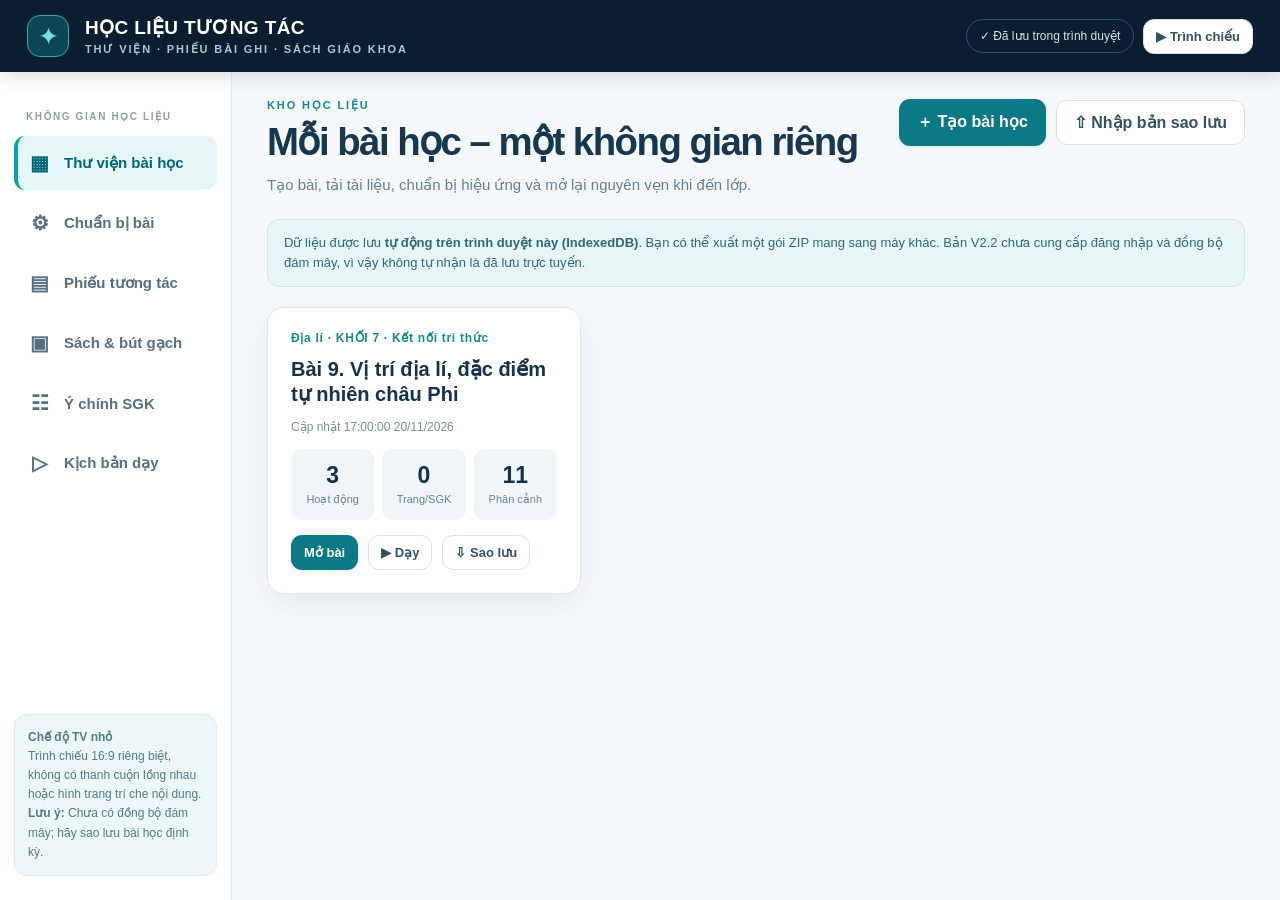
<file: site/index.html>
<!doctype html><html lang="vi"><head><meta charset="utf-8"><meta name="viewport" content="width=device-width, initial-scale=1"><title>Học liệu tương tác · Thư viện bài học</title>
<style>
:root{--navy:#10273b;--deep:#0b1d30;--ink:#12334a;--muted:#658198;--teal:#087e8b;--pale:#eef6f7;--light:#f5f8fa;--line:#d9e6e9;--gold:#efb044;--shadow:0 10px 28px #0b294212;--radius:17px}
*{box-sizing:border-box}html,body{margin:0;min-height:100%;background:var(--light);color:var(--ink);font-family:Inter,"Segoe UI",Arial,sans-serif}button,input,textarea,select{font:inherit}button{cursor:pointer}button:focus-visible,input:focus-visible,textarea:focus-visible{outline:3px solid #ffbf59;outline-offset:2px}button:disabled{cursor:not-allowed;opacity:.42}.hide{display:none!important}.app{min-height:100vh;display:flex;flex-direction:column}.top{background:var(--deep);color:#fff;height:72px;display:flex;align-items:center;gap:16px;padding:0 27px;box-shadow:0 5px 17px #09172522;z-index:3}.logo{width:42px;height:42px;background:#0c4656;border:1px solid #29adb2;border-radius:13px;display:grid;place-items:center;color:#72e1df;font-size:25px}.brand{font-weight:850;font-size:19px;letter-spacing:.02em}.brand small{display:block;color:#a9c9ce;font-size:11px;font-weight:700;letter-spacing:.17em;margin-top:4px}.top-right{margin-left:auto;display:flex;align-items:center;gap:9px}.top-tag{font-size:12px;color:#d4e7ec;border:1px solid #38526b;border-radius:30px;padding:9px 13px}.shell{display:grid;grid-template-columns:232px minmax(0,1fr);min-height:calc(100vh - 72px)}.side{background:#fff;border-right:1px solid #e0eaed;padding:24px 14px;display:flex;flex-direction:column;gap:6px}.side-label{font-size:10px;text-transform:uppercase;letter-spacing:.16em;font-weight:900;color:#8aa0ac;margin:15px 12px 8px}.nav{border:0;background:transparent;color:#547084;border-radius:11px;display:flex;align-items:center;gap:11px;padding:15px 12px;text-align:left;font-weight:760;font-size:15px;width:100%}.nav span{font-size:20px;min-width:27px;text-align:center}.nav.active{background:#e6f5f6;color:#006776;border-left:4px solid #09a4a7;padding-left:8px}.nav:hover{background:#edf5f5}.side-bottom{margin-top:auto;background:#ecf7f7;border:1px solid #d9eeee;border-radius:13px;padding:13px;font-size:12px;line-height:1.6;color:#577a82}.main{padding:27px 35px 60px;min-width:0;max-width:1660px;width:100%;margin:0 auto}.eyebrow{text-transform:uppercase;letter-spacing:.17em;font-size:11px;font-weight:900;color:#138995;margin-bottom:8px}.title{font-size:clamp(27px,3vw,39px);letter-spacing:-.04em;line-height:1.13;margin:0 0 10px;color:#17374f}.lead{color:#648094;font-size:15px;line-height:1.55;margin:0 0 22px}.actions{display:flex;gap:10px;flex-wrap:wrap;align-items:center}.btn{border:1px solid transparent;border-radius:11px;background:#0b7986;color:white;font-weight:800;padding:12px 17px;box-shadow:0 2px 5px #142e3514}.btn:hover{filter:brightness(1.05)}.btn.ghost{background:#fff;color:#315367;border:1px solid #d6e4e8;box-shadow:none}.btn.dark{background:#193950}.btn.gold{background:#eeb14c;color:#3d2c0b}.btn.sm{font-size:13px;padding:9px 12px}.btn.warn{background:#fee8df;color:#a54a31}.panel{background:#fff;border:1px solid #dbe7eb;border-radius:var(--radius);padding:23px;box-shadow:var(--shadow);margin:16px 0 20px}.panel h2{font-size:21px;margin:0 0 6px}.panel h3{margin:16px 0 10px;font-size:17px}.sub{color:#70899b;font-size:13px;line-height:1.5}.hr{border:0;border-top:1px solid #e6eef0;margin:19px 0}.grid{display:grid;grid-template-columns:repeat(3,minmax(0,1fr));gap:18px}.lesson-card{padding:23px;background:#fff;border:1px solid #dce8e9;border-radius:17px;box-shadow:var(--shadow);display:flex;flex-direction:column;gap:12px}.lesson-card .type{color:#168b90;font-weight:850;font-size:12px;letter-spacing:.06em}.lesson-card h3{font-size:20px;line-height:1.27;margin:0;min-height:50px}.lesson-card p{font-size:12px;color:#7791a0;margin:0}.lesson-card .actions{margin-top:auto}.statrow{display:grid;grid-template-columns:repeat(3,1fr);gap:8px;margin:3px 0}.stat{background:#f0f6f8;border-radius:10px;padding:13px 8px;text-align:center}.stat b{display:block;font-size:23px}.stat small{font-size:11px;color:#668399}.row{display:flex;gap:12px;flex-wrap:wrap}.row>*{min-width:0}.grow{flex:1}.form{display:grid;gap:6px}.form label{font-size:12px;font-weight:850;color:#4d6c7e}.field{width:100%;border:1px solid #cddfe5;border-radius:10px;background:white;color:#17374c;padding:11px 13px;min-height:43px}.field.large{font-size:17px}.field:focus{border-color:#0d9297}.formgrid{display:grid;grid-template-columns:repeat(2,minmax(0,1fr));gap:13px}.filezone{border:2px dashed #b9d9df;background:#f7fcfc;border-radius:14px;padding:20px;display:flex;flex-direction:column;gap:12px;min-width:0}.filezone b{font-size:17px}.filezone small{color:#6a8793;line-height:1.4}.filezone input{max-width:100%;font-size:13px}.notice{border-radius:12px;padding:13px 16px;background:#e7f5f6;border:1px solid #cbe8e8;color:#2f6972;font-size:13px;line-height:1.55}.notice.warning{background:#fff7e6;border-color:#f4dfad;color:#805c23}.tag{display:inline-flex;background:#e5f3f3;border-radius:30px;color:#23717b;font-size:11px;padding:6px 10px;font-weight:840}.tabbar{display:flex;gap:7px;flex-wrap:wrap;padding:5px;background:#eaf2f4;border-radius:12px;width:fit-content;margin:14px 0 18px}.tabbar button{border:0;background:transparent;border-radius:9px;padding:12px 16px;font-weight:800;color:#607f8b}.tabbar button.active{background:#fff;color:#087e8b;box-shadow:0 2px 6px #142b3518}.listline{padding:13px 5px;border-bottom:1px solid #e8eff1;display:flex;gap:13px;align-items:center}.listline:last-child{border-bottom:0}.listline .ico{font-size:23px}.listline .desc{flex:1;min-width:0}.listline b{display:block;font-size:14px}.listline small{display:block;color:#8195a0;margin-top:5px}.scrollx{overflow-x:auto}.tighttable{border-collapse:collapse;width:100%;font-size:14px}.tighttable th{background:#f3f8f9;text-align:left;color:#4e7580}.tighttable td,.tighttable th{padding:12px;border-bottom:1px solid #e5eff0;vertical-align:top}.tighttable input{width:100%;border:1px solid #cfdfe3;border-radius:7px;padding:8px}.words{display:flex;gap:8px;flex-wrap:wrap;padding:12px;background:#f0f8f8;border-radius:12px}.wordchip{background:white;border:1px solid #c5dfe1;border-radius:8px;color:#235d65;padding:8px 10px;font-size:13px;font-weight:750}.sentence{font-size:16px;line-height:1.65;border-bottom:1px dashed #e1ecee;padding:10px 0}.sentence input{width:125px;max-width:100%;border:0;border-bottom:2px solid #2faaa9;border-radius:5px;padding:5px;background:#f0f9fa;color:#16505e;font-weight:800;text-align:center}.workbook-note{background:#fff8e8;border-left:4px solid #ebb447;padding:10px 14px;font-size:13px;color:#80652f}.selectfile{width:100%;font-size:13px}.libraryhead{display:flex;justify-content:space-between;align-items:start;gap:15px;flex-wrap:wrap}.preview-grid{display:grid;grid-template-columns:minmax(0,1.15fr) minmax(280px,.85fr);gap:18px}.reader{background:#e9f0f3;border:1px solid #cadde2;border-radius:14px;position:relative;min-height:520px;display:flex;flex-direction:column;overflow:hidden}.reader-head{padding:12px;background:#fff;border-bottom:1px solid #d8e6e9;display:flex;gap:8px;align-items:center;flex-wrap:wrap;z-index:2}.viewer{position:relative;flex:1;overflow:auto;background:#d7e2e6;display:flex;align-items:flex-start;justify-content:center;padding:20px;min-height:400px;touch-action:pan-x pan-y}.pageholder{position:relative;flex:none;background:#fff;box-shadow:0 10px 25px #17374d28;line-height:0;transform-origin:top center;max-width:none}.pageholder img{display:block;max-width:none;image-rendering:auto}.pageholder canvas{display:block;max-width:none}.inklayer{position:absolute;inset:0;z-index:1;overflow:visible;touch-action:none}.inklayer .line{stroke:#e8a92c;stroke-width:1.8;stroke-linecap:round;fill:none;vector-effect:non-scaling-stroke}.inklayer.draw .line{stroke-dasharray:140;stroke-dashoffset:140;animation:drawline .9s forwards ease-out}.inklayer .current{stroke:#128993;stroke-dasharray:3 3;fill:none}.inklayer.penmode{cursor:crosshair}.reader-info{background:#eff7f8;padding:12px 16px;color:#577785;font-size:12px;line-height:1.4}.notecard{background:#f7fafb;border:1px solid #deeaec;border-radius:13px;padding:15px;display:grid;gap:11px;margin-bottom:12px}.notecard textarea{width:100%;min-height:75px;padding:10px;border:1px solid #d4e2e7;border-radius:9px;resize:vertical}.chipbtn{background:#f0f8f9;border:1px solid #d2e6e8;border-radius:9px;color:#277583;padding:8px 10px;font-weight:790}.scene{display:flex;justify-content:space-between;gap:15px;padding:14px;align-items:center;border:1px solid #d7e7e9;background:#f8fbfc;border-radius:11px;margin:8px 0}.scene strong{font-size:15px}.scene small{color:#7996a3;display:block;margin-top:5px}.toast{position:fixed;bottom:22px;right:22px;z-index:40;background:#103648;color:white;max-width:min(90vw,450px);padding:15px 20px;border-radius:12px;box-shadow:0 15px 32px #091a2433;font-size:14px;line-height:1.45;transform:translateY(120px);opacity:0;transition:.23s}.toast.show{transform:translateY(0);opacity:1}
/* classroom mode: designed as a complete viewport, never a nested-scrolling teacher interface */
.classroom{position:fixed;inset:0;background:#0b2035;z-index:20;padding:14px;display:grid;place-items:center}.slide{background:#fff;width:min(calc(100vw - 28px),calc((100vh - 28px)*16/9));aspect-ratio:16/9;border-radius:14px;overflow:hidden;display:flex;flex-direction:column;position:relative;box-shadow:0 20px 60px #0004;color:#113148}.slide-head{flex:none;background:linear-gradient(100deg,#102c43,#17465c);color:white;min-height:103px;padding:22px 35px 17px;display:flex;gap:20px;justify-content:space-between;align-items:center}.slide-head small{font-size:clamp(13px,1.2vw,17px);font-weight:800;letter-spacing:.12em;color:#8ee3e3}.slide-head h1{font-size:clamp(23px,2.8vw,42px);line-height:1.14;margin:5px 0 0}.slide-head .count{font-size:15px;font-weight:850;color:#d3e6ed;white-space:nowrap}.slide-body{flex:1;min-height:0;padding:25px 37px 10px;overflow:hidden;display:flex;flex-direction:column;gap:13px}.slide-foot{flex:none;min-height:58px;border-top:1px solid #e0e9ed;background:#f8fbfc;display:flex;gap:9px;padding:9px 25px;align-items:center;justify-content:space-between}.slide-foot .btn{padding:10px 13px;font-size:14px}.slide-foot .transport{display:flex;gap:8px;align-items:center}.slide-intro{font-size:clamp(20px,2.2vw,31px);font-weight:800;color:#27596d}.stage-match{display:grid;grid-template-columns:1fr 1fr;gap:24px;flex:1;min-height:0}.stage-column{display:flex;flex-direction:column;gap:7px;min-height:0}.stage-coltitle{font-size:16px;color:#0e8390;font-weight:880;margin-bottom:4px}.pick{background:#f4f9fa;border:2px solid #dbe9eb;border-radius:10px;padding:9px 12px;font-weight:770;text-align:left;color:#1c4658;font-size:clamp(16px,1.62vw,25px);line-height:1.15;min-height:43px;display:flex;gap:12px;align-items:center}.pick.right{background:#fff}.pick .n{font-weight:950;color:#0c8491;min-width:25px}.pick.selected{background:#fff2d7;border-color:#e9b24b}.pick.done{background:#e1f5f5;border-color:#47b5bd}.pick.good{background:#def6e7;border-color:#4ca979}.pick.bad{background:#fff0ec;border-color:#ee928a}.pick small{margin-left:auto;font-size:16px}.stage-bank{display:flex;gap:7px;flex-wrap:wrap;background:#eff7f9;padding:12px;border-radius:11px;max-height:124px;overflow:auto}.stage-bank button{border:1px solid #bad9de;background:#fff;border-radius:7px;padding:7px 10px;font-weight:790;color:#17677b;font-size:clamp(14px,1.23vw,18px)}.stage-bank button.selected{background:#fbecbb}.stage-lines{flex:1;display:flex;flex-direction:column;gap:10px;justify-content:center;min-height:0}.stage-line{font-size:clamp(22px,2.06vw,30px);line-height:1.4;font-weight:690;background:#f7fafb;border-left:5px solid #5ab7bf;padding:10px 14px;border-radius:8px}.stage-line input{font-size:inherit;font-weight:840;color:#075f6b;width:175px;border:0;border-bottom:3px solid #1aa2ab;text-align:center;background:#e6f7f7;border-radius:6px;padding:2px 6px}.stage-line input.good{background:#dcf6e6;border-color:#2ba66a}.stage-line input.bad{background:#ffe8e2;border-color:#dc7466}.stage-line input.show{background:#ffedc4;border-color:#e2a631}.stage-note{display:flex;flex-direction:column;justify-content:center;gap:17px;flex:1}.stage-note .point{font-size:clamp(27px,3.15vw,48px);font-weight:790;line-height:1.3;padding:15px 20px;background:#f1f8f9;border-left:6px solid #1c9aa3;border-radius:10px;opacity:.32;transform:translateY(5px);transition:.25s}.stage-note .point.visible{opacity:1;transform:none}.stage-note mark{background:transparent;border-bottom:5px solid #e9b140;padding:0 2px;color:inherit}.stage-note .point.visible mark{animation:markdraw .9s}.stage-pdf{position:relative;flex:1;min-height:0;display:flex;justify-content:center;align-items:center;overflow:hidden;background:#e8eff0;border-radius:11px}.stage-pdf img,.stage-pdf canvas{max-width:100%;max-height:100%;object-fit:contain;display:block}.stage-pdf .overlay-frame{position:absolute;inset:0;pointer-events:none}.stage-pdf svg{position:absolute;inset:0;width:100%;height:100%;overflow:visible}.stage-pdf line{stroke:#f3b63a;stroke-width:1.2;stroke-linecap:round;vector-effect:non-scaling-stroke}.stage-pdf svg.anim line{stroke-dasharray:150;stroke-dashoffset:150;animation:drawline 1.2s forwards}.stage-blank{flex:1;display:flex;align-items:center;justify-content:center;text-align:center;color:#718b96;font-size:22px}.classroom .transcript{display:none}.exit-cls{position:fixed;right:18px;top:14px;z-index:25;background:#253f4f;border:1px solid #637e88;border-radius:9px;color:#fff;padding:8px 12px;font-size:12px;opacity:.15}.exit-cls:hover,.exit-cls:focus{opacity:1}body.presenting{overflow:hidden}@keyframes drawline{to{stroke-dashoffset:0}}@keyframes markdraw{from{border-bottom-color:transparent}to{border-bottom-color:#e9b140}}@media(max-width:1100px){.grid{grid-template-columns:repeat(2,minmax(0,1fr))}.main{padding:23px}.preview-grid{grid-template-columns:1fr}.slide-head{min-height:82px;padding:14px 25px}.slide-body{padding:17px 24px}.stage-bank{max-height:106px}.stage-line{padding:7px 12px}}@media(max-width:740px){.top{padding:0 14px}.brand{font-size:15px}.top-tag{display:none}.shell{grid-template-columns:1fr}.side{flex-direction:row;overflow-x:auto;align-items:center;padding:8px;gap:5px;position:sticky;top:0;z-index:4;box-shadow:0 3px 10px #203e5014}.side-label,.side-bottom{display:none}.nav{min-width:max-content;width:auto;font-size:12px;padding:10px}.nav span{font-size:17px;min-width:22px}.main{padding:18px 14px}.grid,.formgrid{grid-template-columns:1fr}.panel{padding:17px}.slide-head{min-height:61px;padding:9px 13px}.slide-head h1{font-size:17px}.slide-head small,.slide-head .count{font-size:9px}.slide-body{padding:9px}.slide-foot{padding:5px;min-height:42px}.slide-foot .btn{font-size:10px;padding:6px 8px}.pick{font-size:12px;min-height:28px;padding:5px}.stage-bank{max-height:58px;padding:5px}.stage-bank button{font-size:10px;padding:4px}.stage-coltitle{font-size:10px}.stage-line{font-size:13px}.stage-line input{width:72px}.stage-note{gap:6px}.stage-note .point{font-size:15px;padding:6px 9px}}
</style></head><body><div class="app" id="root"><header class="top"><div class="logo">✦</div><div class="brand">HỌC LIỆU TƯƠNG TÁC<small>THƯ VIỆN · PHIẾU BÀI GHI · SÁCH GIÁO KHOA</small></div><div class="top-right"><span class="top-tag" id="statusText">Lưu trong trình duyệt</span><button class="btn ghost sm" id="quickTeach">▶ Trình chiếu</button></div></header><div class="shell"><nav class="side" id="sidenav"><div class="side-label">Không gian học liệu</div><button class="nav active" data-view="library"><span>▦</span>Thư viện bài học</button><button class="nav" data-view="setup"><span>⚙</span>Chuẩn bị bài</button><button class="nav" data-view="sheet"><span>▤</span>Phiếu tương tác</button><button class="nav" data-view="book"><span>▣</span>Sách & bút gạch</button><button class="nav" data-view="notes"><span>☷</span>Ý chính SGK</button><button class="nav" data-view="story"><span>▷</span>Kịch bản dạy</button><div class="side-bottom"><b>Chế độ TV nhỏ</b><br>Trình chiếu 16:9 riêng biệt, không có thanh cuộn lồng nhau hoặc hình trang trí che nội dung.<br><b>Lưu ý:</b> Chưa có đồng bộ đám mây; hãy sao lưu bài học định kỳ.</div></nav><main class="main" id="main"></main></div></div><div class="toast" id="toast"></div><div id="presentation"></div>
<script>/*!

JSZip v3.10.1 - A JavaScript class for generating and reading zip files
<http://stuartk.com/jszip>

(c) 2009-2016 Stuart Knightley <stuart [at] stuartk.com>
Dual licenced under the MIT license or GPLv3. See https://raw.github.com/Stuk/jszip/main/LICENSE.markdown.

JSZip uses the library pako released under the MIT license :
https://github.com/nodeca/pako/blob/main/LICENSE
*/

!function(e){if("object"==typeof exports&&"undefined"!=typeof module)module.exports=e();else if("function"==typeof define&&define.amd)define([],e);else{("undefined"!=typeof window?window:"undefined"!=typeof global?global:"undefined"!=typeof self?self:this).JSZip=e()}}(function(){return function s(a,o,h){function u(r,e){if(!o[r]){if(!a[r]){var t="function"==typeof require&&require;if(!e&&t)return t(r,!0);if(l)return l(r,!0);var n=new Error("Cannot find module '"+r+"'");throw n.code="MODULE_NOT_FOUND",n}var i=o[r]={exports:{}};a[r][0].call(i.exports,function(e){var t=a[r][1][e];return u(t||e)},i,i.exports,s,a,o,h)}return o[r].exports}for(var l="function"==typeof require&&require,e=0;e<h.length;e++)u(h[e]);return u}({1:[function(e,t,r){"use strict";var d=e("./utils"),c=e("./support"),p="ABCDEFGHIJKLMNOPQRSTUVWXYZabcdefghijklmnopqrstuvwxyz0123456789+/=";r.encode=function(e){for(var t,r,n,i,s,a,o,h=[],u=0,l=e.length,f=l,c="string"!==d.getTypeOf(e);u<e.length;)f=l-u,n=c?(t=e[u++],r=u<l?e[u++]:0,u<l?e[u++]:0):(t=e.charCodeAt(u++),r=u<l?e.charCodeAt(u++):0,u<l?e.charCodeAt(u++):0),i=t>>2,s=(3&t)<<4|r>>4,a=1<f?(15&r)<<2|n>>6:64,o=2<f?63&n:64,h.push(p.charAt(i)+p.charAt(s)+p.charAt(a)+p.charAt(o));return h.join("")},r.decode=function(e){var t,r,n,i,s,a,o=0,h=0,u="data:";if(e.substr(0,u.length)===u)throw new Error("Invalid base64 input, it looks like a data url.");var l,f=3*(e=e.replace(/[^A-Za-z0-9+/=]/g,"")).length/4;if(e.charAt(e.length-1)===p.charAt(64)&&f--,e.charAt(e.length-2)===p.charAt(64)&&f--,f%1!=0)throw new Error("Invalid base64 input, bad content length.");for(l=c.uint8array?new Uint8Array(0|f):new Array(0|f);o<e.length;)t=p.indexOf(e.charAt(o++))<<2|(i=p.indexOf(e.charAt(o++)))>>4,r=(15&i)<<4|(s=p.indexOf(e.charAt(o++)))>>2,n=(3&s)<<6|(a=p.indexOf(e.charAt(o++))),l[h++]=t,64!==s&&(l[h++]=r),64!==a&&(l[h++]=n);return l}},{"./support":30,"./utils":32}],2:[function(e,t,r){"use strict";var n=e("./external"),i=e("./stream/DataWorker"),s=e("./stream/Crc32Probe"),a=e("./stream/DataLengthProbe");function o(e,t,r,n,i){this.compressedSize=e,this.uncompressedSize=t,this.crc32=r,this.compression=n,this.compressedContent=i}o.prototype={getContentWorker:function(){var e=new i(n.Promise.resolve(this.compressedContent)).pipe(this.compression.uncompressWorker()).pipe(new a("data_length")),t=this;return e.on("end",function(){if(this.streamInfo.data_length!==t.uncompressedSize)throw new Error("Bug : uncompressed data size mismatch")}),e},getCompressedWorker:function(){return new i(n.Promise.resolve(this.compressedContent)).withStreamInfo("compressedSize",this.compressedSize).withStreamInfo("uncompressedSize",this.uncompressedSize).withStreamInfo("crc32",this.crc32).withStreamInfo("compression",this.compression)}},o.createWorkerFrom=function(e,t,r){return e.pipe(new s).pipe(new a("uncompressedSize")).pipe(t.compressWorker(r)).pipe(new a("compressedSize")).withStreamInfo("compression",t)},t.exports=o},{"./external":6,"./stream/Crc32Probe":25,"./stream/DataLengthProbe":26,"./stream/DataWorker":27}],3:[function(e,t,r){"use strict";var n=e("./stream/GenericWorker");r.STORE={magic:"\0\0",compressWorker:function(){return new n("STORE compression")},uncompressWorker:function(){return new n("STORE decompression")}},r.DEFLATE=e("./flate")},{"./flate":7,"./stream/GenericWorker":28}],4:[function(e,t,r){"use strict";var n=e("./utils");var o=function(){for(var e,t=[],r=0;r<256;r++){e=r;for(var n=0;n<8;n++)e=1&e?3988292384^e>>>1:e>>>1;t[r]=e}return t}();t.exports=function(e,t){return void 0!==e&&e.length?"string"!==n.getTypeOf(e)?function(e,t,r,n){var i=o,s=n+r;e^=-1;for(var a=n;a<s;a++)e=e>>>8^i[255&(e^t[a])];return-1^e}(0|t,e,e.length,0):function(e,t,r,n){var i=o,s=n+r;e^=-1;for(var a=n;a<s;a++)e=e>>>8^i[255&(e^t.charCodeAt(a))];return-1^e}(0|t,e,e.length,0):0}},{"./utils":32}],5:[function(e,t,r){"use strict";r.base64=!1,r.binary=!1,r.dir=!1,r.createFolders=!0,r.date=null,r.compression=null,r.compressionOptions=null,r.comment=null,r.unixPermissions=null,r.dosPermissions=null},{}],6:[function(e,t,r){"use strict";var n=null;n="undefined"!=typeof Promise?Promise:e("lie"),t.exports={Promise:n}},{lie:37}],7:[function(e,t,r){"use strict";var n="undefined"!=typeof Uint8Array&&"undefined"!=typeof Uint16Array&&"undefined"!=typeof Uint32Array,i=e("pako"),s=e("./utils"),a=e("./stream/GenericWorker"),o=n?"uint8array":"array";function h(e,t){a.call(this,"FlateWorker/"+e),this._pako=null,this._pakoAction=e,this._pakoOptions=t,this.meta={}}r.magic="\b\0",s.inherits(h,a),h.prototype.processChunk=function(e){this.meta=e.meta,null===this._pako&&this._createPako(),this._pako.push(s.transformTo(o,e.data),!1)},h.prototype.flush=function(){a.prototype.flush.call(this),null===this._pako&&this._createPako(),this._pako.push([],!0)},h.prototype.cleanUp=function(){a.prototype.cleanUp.call(this),this._pako=null},h.prototype._createPako=function(){this._pako=new i[this._pakoAction]({raw:!0,level:this._pakoOptions.level||-1});var t=this;this._pako.onData=function(e){t.push({data:e,meta:t.meta})}},r.compressWorker=function(e){return new h("Deflate",e)},r.uncompressWorker=function(){return new h("Inflate",{})}},{"./stream/GenericWorker":28,"./utils":32,pako:38}],8:[function(e,t,r){"use strict";function A(e,t){var r,n="";for(r=0;r<t;r++)n+=String.fromCharCode(255&e),e>>>=8;return n}function n(e,t,r,n,i,s){var a,o,h=e.file,u=e.compression,l=s!==O.utf8encode,f=I.transformTo("string",s(h.name)),c=I.transformTo("string",O.utf8encode(h.name)),d=h.comment,p=I.transformTo("string",s(d)),m=I.transformTo("string",O.utf8encode(d)),_=c.length!==h.name.length,g=m.length!==d.length,b="",v="",y="",w=h.dir,k=h.date,x={crc32:0,compressedSize:0,uncompressedSize:0};t&&!r||(x.crc32=e.crc32,x.compressedSize=e.compressedSize,x.uncompressedSize=e.uncompressedSize);var S=0;t&&(S|=8),l||!_&&!g||(S|=2048);var z=0,C=0;w&&(z|=16),"UNIX"===i?(C=798,z|=function(e,t){var r=e;return e||(r=t?16893:33204),(65535&r)<<16}(h.unixPermissions,w)):(C=20,z|=function(e){return 63&(e||0)}(h.dosPermissions)),a=k.getUTCHours(),a<<=6,a|=k.getUTCMinutes(),a<<=5,a|=k.getUTCSeconds()/2,o=k.getUTCFullYear()-1980,o<<=4,o|=k.getUTCMonth()+1,o<<=5,o|=k.getUTCDate(),_&&(v=A(1,1)+A(B(f),4)+c,b+="up"+A(v.length,2)+v),g&&(y=A(1,1)+A(B(p),4)+m,b+="uc"+A(y.length,2)+y);var E="";return E+="\n\0",E+=A(S,2),E+=u.magic,E+=A(a,2),E+=A(o,2),E+=A(x.crc32,4),E+=A(x.compressedSize,4),E+=A(x.uncompressedSize,4),E+=A(f.length,2),E+=A(b.length,2),{fileRecord:R.LOCAL_FILE_HEADER+E+f+b,dirRecord:R.CENTRAL_FILE_HEADER+A(C,2)+E+A(p.length,2)+"\0\0\0\0"+A(z,4)+A(n,4)+f+b+p}}var I=e("../utils"),i=e("../stream/GenericWorker"),O=e("../utf8"),B=e("../crc32"),R=e("../signature");function s(e,t,r,n){i.call(this,"ZipFileWorker"),this.bytesWritten=0,this.zipComment=t,this.zipPlatform=r,this.encodeFileName=n,this.streamFiles=e,this.accumulate=!1,this.contentBuffer=[],this.dirRecords=[],this.currentSourceOffset=0,this.entriesCount=0,this.currentFile=null,this._sources=[]}I.inherits(s,i),s.prototype.push=function(e){var t=e.meta.percent||0,r=this.entriesCount,n=this._sources.length;this.accumulate?this.contentBuffer.push(e):(this.bytesWritten+=e.data.length,i.prototype.push.call(this,{data:e.data,meta:{currentFile:this.currentFile,percent:r?(t+100*(r-n-1))/r:100}}))},s.prototype.openedSource=function(e){this.currentSourceOffset=this.bytesWritten,this.currentFile=e.file.name;var t=this.streamFiles&&!e.file.dir;if(t){var r=n(e,t,!1,this.currentSourceOffset,this.zipPlatform,this.encodeFileName);this.push({data:r.fileRecord,meta:{percent:0}})}else this.accumulate=!0},s.prototype.closedSource=function(e){this.accumulate=!1;var t=this.streamFiles&&!e.file.dir,r=n(e,t,!0,this.currentSourceOffset,this.zipPlatform,this.encodeFileName);if(this.dirRecords.push(r.dirRecord),t)this.push({data:function(e){return R.DATA_DESCRIPTOR+A(e.crc32,4)+A(e.compressedSize,4)+A(e.uncompressedSize,4)}(e),meta:{percent:100}});else for(this.push({data:r.fileRecord,meta:{percent:0}});this.contentBuffer.length;)this.push(this.contentBuffer.shift());this.currentFile=null},s.prototype.flush=function(){for(var e=this.bytesWritten,t=0;t<this.dirRecords.length;t++)this.push({data:this.dirRecords[t],meta:{percent:100}});var r=this.bytesWritten-e,n=function(e,t,r,n,i){var s=I.transformTo("string",i(n));return R.CENTRAL_DIRECTORY_END+"\0\0\0\0"+A(e,2)+A(e,2)+A(t,4)+A(r,4)+A(s.length,2)+s}(this.dirRecords.length,r,e,this.zipComment,this.encodeFileName);this.push({data:n,meta:{percent:100}})},s.prototype.prepareNextSource=function(){this.previous=this._sources.shift(),this.openedSource(this.previous.streamInfo),this.isPaused?this.previous.pause():this.previous.resume()},s.prototype.registerPrevious=function(e){this._sources.push(e);var t=this;return e.on("data",function(e){t.processChunk(e)}),e.on("end",function(){t.closedSource(t.previous.streamInfo),t._sources.length?t.prepareNextSource():t.end()}),e.on("error",function(e){t.error(e)}),this},s.prototype.resume=function(){return!!i.prototype.resume.call(this)&&(!this.previous&&this._sources.length?(this.prepareNextSource(),!0):this.previous||this._sources.length||this.generatedError?void 0:(this.end(),!0))},s.prototype.error=function(e){var t=this._sources;if(!i.prototype.error.call(this,e))return!1;for(var r=0;r<t.length;r++)try{t[r].error(e)}catch(e){}return!0},s.prototype.lock=function(){i.prototype.lock.call(this);for(var e=this._sources,t=0;t<e.length;t++)e[t].lock()},t.exports=s},{"../crc32":4,"../signature":23,"../stream/GenericWorker":28,"../utf8":31,"../utils":32}],9:[function(e,t,r){"use strict";var u=e("../compressions"),n=e("./ZipFileWorker");r.generateWorker=function(e,a,t){var o=new n(a.streamFiles,t,a.platform,a.encodeFileName),h=0;try{e.forEach(function(e,t){h++;var r=function(e,t){var r=e||t,n=u[r];if(!n)throw new Error(r+" is not a valid compression method !");return n}(t.options.compression,a.compression),n=t.options.compressionOptions||a.compressionOptions||{},i=t.dir,s=t.date;t._compressWorker(r,n).withStreamInfo("file",{name:e,dir:i,date:s,comment:t.comment||"",unixPermissions:t.unixPermissions,dosPermissions:t.dosPermissions}).pipe(o)}),o.entriesCount=h}catch(e){o.error(e)}return o}},{"../compressions":3,"./ZipFileWorker":8}],10:[function(e,t,r){"use strict";function n(){if(!(this instanceof n))return new n;if(arguments.length)throw new Error("The constructor with parameters has been removed in JSZip 3.0, please check the upgrade guide.");this.files=Object.create(null),this.comment=null,this.root="",this.clone=function(){var e=new n;for(var t in this)"function"!=typeof this[t]&&(e[t]=this[t]);return e}}(n.prototype=e("./object")).loadAsync=e("./load"),n.support=e("./support"),n.defaults=e("./defaults"),n.version="3.10.1",n.loadAsync=function(e,t){return(new n).loadAsync(e,t)},n.external=e("./external"),t.exports=n},{"./defaults":5,"./external":6,"./load":11,"./object":15,"./support":30}],11:[function(e,t,r){"use strict";var u=e("./utils"),i=e("./external"),n=e("./utf8"),s=e("./zipEntries"),a=e("./stream/Crc32Probe"),l=e("./nodejsUtils");function f(n){return new i.Promise(function(e,t){var r=n.decompressed.getContentWorker().pipe(new a);r.on("error",function(e){t(e)}).on("end",function(){r.streamInfo.crc32!==n.decompressed.crc32?t(new Error("Corrupted zip : CRC32 mismatch")):e()}).resume()})}t.exports=function(e,o){var h=this;return o=u.extend(o||{},{base64:!1,checkCRC32:!1,optimizedBinaryString:!1,createFolders:!1,decodeFileName:n.utf8decode}),l.isNode&&l.isStream(e)?i.Promise.reject(new Error("JSZip can't accept a stream when loading a zip file.")):u.prepareContent("the loaded zip file",e,!0,o.optimizedBinaryString,o.base64).then(function(e){var t=new s(o);return t.load(e),t}).then(function(e){var t=[i.Promise.resolve(e)],r=e.files;if(o.checkCRC32)for(var n=0;n<r.length;n++)t.push(f(r[n]));return i.Promise.all(t)}).then(function(e){for(var t=e.shift(),r=t.files,n=0;n<r.length;n++){var i=r[n],s=i.fileNameStr,a=u.resolve(i.fileNameStr);h.file(a,i.decompressed,{binary:!0,optimizedBinaryString:!0,date:i.date,dir:i.dir,comment:i.fileCommentStr.length?i.fileCommentStr:null,unixPermissions:i.unixPermissions,dosPermissions:i.dosPermissions,createFolders:o.createFolders}),i.dir||(h.file(a).unsafeOriginalName=s)}return t.zipComment.length&&(h.comment=t.zipComment),h})}},{"./external":6,"./nodejsUtils":14,"./stream/Crc32Probe":25,"./utf8":31,"./utils":32,"./zipEntries":33}],12:[function(e,t,r){"use strict";var n=e("../utils"),i=e("../stream/GenericWorker");function s(e,t){i.call(this,"Nodejs stream input adapter for "+e),this._upstreamEnded=!1,this._bindStream(t)}n.inherits(s,i),s.prototype._bindStream=function(e){var t=this;(this._stream=e).pause(),e.on("data",function(e){t.push({data:e,meta:{percent:0}})}).on("error",function(e){t.isPaused?this.generatedError=e:t.error(e)}).on("end",function(){t.isPaused?t._upstreamEnded=!0:t.end()})},s.prototype.pause=function(){return!!i.prototype.pause.call(this)&&(this._stream.pause(),!0)},s.prototype.resume=function(){return!!i.prototype.resume.call(this)&&(this._upstreamEnded?this.end():this._stream.resume(),!0)},t.exports=s},{"../stream/GenericWorker":28,"../utils":32}],13:[function(e,t,r){"use strict";var i=e("readable-stream").Readable;function n(e,t,r){i.call(this,t),this._helper=e;var n=this;e.on("data",function(e,t){n.push(e)||n._helper.pause(),r&&r(t)}).on("error",function(e){n.emit("error",e)}).on("end",function(){n.push(null)})}e("../utils").inherits(n,i),n.prototype._read=function(){this._helper.resume()},t.exports=n},{"../utils":32,"readable-stream":16}],14:[function(e,t,r){"use strict";t.exports={isNode:"undefined"!=typeof Buffer,newBufferFrom:function(e,t){if(Buffer.from&&Buffer.from!==Uint8Array.from)return Buffer.from(e,t);if("number"==typeof e)throw new Error('The "data" argument must not be a number');return new Buffer(e,t)},allocBuffer:function(e){if(Buffer.alloc)return Buffer.alloc(e);var t=new Buffer(e);return t.fill(0),t},isBuffer:function(e){return Buffer.isBuffer(e)},isStream:function(e){return e&&"function"==typeof e.on&&"function"==typeof e.pause&&"function"==typeof e.resume}}},{}],15:[function(e,t,r){"use strict";function s(e,t,r){var n,i=u.getTypeOf(t),s=u.extend(r||{},f);s.date=s.date||new Date,null!==s.compression&&(s.compression=s.compression.toUpperCase()),"string"==typeof s.unixPermissions&&(s.unixPermissions=parseInt(s.unixPermissions,8)),s.unixPermissions&&16384&s.unixPermissions&&(s.dir=!0),s.dosPermissions&&16&s.dosPermissions&&(s.dir=!0),s.dir&&(e=g(e)),s.createFolders&&(n=_(e))&&b.call(this,n,!0);var a="string"===i&&!1===s.binary&&!1===s.base64;r&&void 0!==r.binary||(s.binary=!a),(t instanceof c&&0===t.uncompressedSize||s.dir||!t||0===t.length)&&(s.base64=!1,s.binary=!0,t="",s.compression="STORE",i="string");var o=null;o=t instanceof c||t instanceof l?t:p.isNode&&p.isStream(t)?new m(e,t):u.prepareContent(e,t,s.binary,s.optimizedBinaryString,s.base64);var h=new d(e,o,s);this.files[e]=h}var i=e("./utf8"),u=e("./utils"),l=e("./stream/GenericWorker"),a=e("./stream/StreamHelper"),f=e("./defaults"),c=e("./compressedObject"),d=e("./zipObject"),o=e("./generate"),p=e("./nodejsUtils"),m=e("./nodejs/NodejsStreamInputAdapter"),_=function(e){"/"===e.slice(-1)&&(e=e.substring(0,e.length-1));var t=e.lastIndexOf("/");return 0<t?e.substring(0,t):""},g=function(e){return"/"!==e.slice(-1)&&(e+="/"),e},b=function(e,t){return t=void 0!==t?t:f.createFolders,e=g(e),this.files[e]||s.call(this,e,null,{dir:!0,createFolders:t}),this.files[e]};function h(e){return"[object RegExp]"===Object.prototype.toString.call(e)}var n={load:function(){throw new Error("This method has been removed in JSZip 3.0, please check the upgrade guide.")},forEach:function(e){var t,r,n;for(t in this.files)n=this.files[t],(r=t.slice(this.root.length,t.length))&&t.slice(0,this.root.length)===this.root&&e(r,n)},filter:function(r){var n=[];return this.forEach(function(e,t){r(e,t)&&n.push(t)}),n},file:function(e,t,r){if(1!==arguments.length)return e=this.root+e,s.call(this,e,t,r),this;if(h(e)){var n=e;return this.filter(function(e,t){return!t.dir&&n.test(e)})}var i=this.files[this.root+e];return i&&!i.dir?i:null},folder:function(r){if(!r)return this;if(h(r))return this.filter(function(e,t){return t.dir&&r.test(e)});var e=this.root+r,t=b.call(this,e),n=this.clone();return n.root=t.name,n},remove:function(r){r=this.root+r;var e=this.files[r];if(e||("/"!==r.slice(-1)&&(r+="/"),e=this.files[r]),e&&!e.dir)delete this.files[r];else for(var t=this.filter(function(e,t){return t.name.slice(0,r.length)===r}),n=0;n<t.length;n++)delete this.files[t[n].name];return this},generate:function(){throw new Error("This method has been removed in JSZip 3.0, please check the upgrade guide.")},generateInternalStream:function(e){var t,r={};try{if((r=u.extend(e||{},{streamFiles:!1,compression:"STORE",compressionOptions:null,type:"",platform:"DOS",comment:null,mimeType:"application/zip",encodeFileName:i.utf8encode})).type=r.type.toLowerCase(),r.compression=r.compression.toUpperCase(),"binarystring"===r.type&&(r.type="string"),!r.type)throw new Error("No output type specified.");u.checkSupport(r.type),"darwin"!==r.platform&&"freebsd"!==r.platform&&"linux"!==r.platform&&"sunos"!==r.platform||(r.platform="UNIX"),"win32"===r.platform&&(r.platform="DOS");var n=r.comment||this.comment||"";t=o.generateWorker(this,r,n)}catch(e){(t=new l("error")).error(e)}return new a(t,r.type||"string",r.mimeType)},generateAsync:function(e,t){return this.generateInternalStream(e).accumulate(t)},generateNodeStream:function(e,t){return(e=e||{}).type||(e.type="nodebuffer"),this.generateInternalStream(e).toNodejsStream(t)}};t.exports=n},{"./compressedObject":2,"./defaults":5,"./generate":9,"./nodejs/NodejsStreamInputAdapter":12,"./nodejsUtils":14,"./stream/GenericWorker":28,"./stream/StreamHelper":29,"./utf8":31,"./utils":32,"./zipObject":35}],16:[function(e,t,r){"use strict";t.exports=e("stream")},{stream:void 0}],17:[function(e,t,r){"use strict";var n=e("./DataReader");function i(e){n.call(this,e);for(var t=0;t<this.data.length;t++)e[t]=255&e[t]}e("../utils").inherits(i,n),i.prototype.byteAt=function(e){return this.data[this.zero+e]},i.prototype.lastIndexOfSignature=function(e){for(var t=e.charCodeAt(0),r=e.charCodeAt(1),n=e.charCodeAt(2),i=e.charCodeAt(3),s=this.length-4;0<=s;--s)if(this.data[s]===t&&this.data[s+1]===r&&this.data[s+2]===n&&this.data[s+3]===i)return s-this.zero;return-1},i.prototype.readAndCheckSignature=function(e){var t=e.charCodeAt(0),r=e.charCodeAt(1),n=e.charCodeAt(2),i=e.charCodeAt(3),s=this.readData(4);return t===s[0]&&r===s[1]&&n===s[2]&&i===s[3]},i.prototype.readData=function(e){if(this.checkOffset(e),0===e)return[];var t=this.data.slice(this.zero+this.index,this.zero+this.index+e);return this.index+=e,t},t.exports=i},{"../utils":32,"./DataReader":18}],18:[function(e,t,r){"use strict";var n=e("../utils");function i(e){this.data=e,this.length=e.length,this.index=0,this.zero=0}i.prototype={checkOffset:function(e){this.checkIndex(this.index+e)},checkIndex:function(e){if(this.length<this.zero+e||e<0)throw new Error("End of data reached (data length = "+this.length+", asked index = "+e+"). Corrupted zip ?")},setIndex:function(e){this.checkIndex(e),this.index=e},skip:function(e){this.setIndex(this.index+e)},byteAt:function(){},readInt:function(e){var t,r=0;for(this.checkOffset(e),t=this.index+e-1;t>=this.index;t--)r=(r<<8)+this.byteAt(t);return this.index+=e,r},readString:function(e){return n.transformTo("string",this.readData(e))},readData:function(){},lastIndexOfSignature:function(){},readAndCheckSignature:function(){},readDate:function(){var e=this.readInt(4);return new Date(Date.UTC(1980+(e>>25&127),(e>>21&15)-1,e>>16&31,e>>11&31,e>>5&63,(31&e)<<1))}},t.exports=i},{"../utils":32}],19:[function(e,t,r){"use strict";var n=e("./Uint8ArrayReader");function i(e){n.call(this,e)}e("../utils").inherits(i,n),i.prototype.readData=function(e){this.checkOffset(e);var t=this.data.slice(this.zero+this.index,this.zero+this.index+e);return this.index+=e,t},t.exports=i},{"../utils":32,"./Uint8ArrayReader":21}],20:[function(e,t,r){"use strict";var n=e("./DataReader");function i(e){n.call(this,e)}e("../utils").inherits(i,n),i.prototype.byteAt=function(e){return this.data.charCodeAt(this.zero+e)},i.prototype.lastIndexOfSignature=function(e){return this.data.lastIndexOf(e)-this.zero},i.prototype.readAndCheckSignature=function(e){return e===this.readData(4)},i.prototype.readData=function(e){this.checkOffset(e);var t=this.data.slice(this.zero+this.index,this.zero+this.index+e);return this.index+=e,t},t.exports=i},{"../utils":32,"./DataReader":18}],21:[function(e,t,r){"use strict";var n=e("./ArrayReader");function i(e){n.call(this,e)}e("../utils").inherits(i,n),i.prototype.readData=function(e){if(this.checkOffset(e),0===e)return new Uint8Array(0);var t=this.data.subarray(this.zero+this.index,this.zero+this.index+e);return this.index+=e,t},t.exports=i},{"../utils":32,"./ArrayReader":17}],22:[function(e,t,r){"use strict";var n=e("../utils"),i=e("../support"),s=e("./ArrayReader"),a=e("./StringReader"),o=e("./NodeBufferReader"),h=e("./Uint8ArrayReader");t.exports=function(e){var t=n.getTypeOf(e);return n.checkSupport(t),"string"!==t||i.uint8array?"nodebuffer"===t?new o(e):i.uint8array?new h(n.transformTo("uint8array",e)):new s(n.transformTo("array",e)):new a(e)}},{"../support":30,"../utils":32,"./ArrayReader":17,"./NodeBufferReader":19,"./StringReader":20,"./Uint8ArrayReader":21}],23:[function(e,t,r){"use strict";r.LOCAL_FILE_HEADER="PK",r.CENTRAL_FILE_HEADER="PK",r.CENTRAL_DIRECTORY_END="PK",r.ZIP64_CENTRAL_DIRECTORY_LOCATOR="PK",r.ZIP64_CENTRAL_DIRECTORY_END="PK",r.DATA_DESCRIPTOR="PK\b"},{}],24:[function(e,t,r){"use strict";var n=e("./GenericWorker"),i=e("../utils");function s(e){n.call(this,"ConvertWorker to "+e),this.destType=e}i.inherits(s,n),s.prototype.processChunk=function(e){this.push({data:i.transformTo(this.destType,e.data),meta:e.meta})},t.exports=s},{"../utils":32,"./GenericWorker":28}],25:[function(e,t,r){"use strict";var n=e("./GenericWorker"),i=e("../crc32");function s(){n.call(this,"Crc32Probe"),this.withStreamInfo("crc32",0)}e("../utils").inherits(s,n),s.prototype.processChunk=function(e){this.streamInfo.crc32=i(e.data,this.streamInfo.crc32||0),this.push(e)},t.exports=s},{"../crc32":4,"../utils":32,"./GenericWorker":28}],26:[function(e,t,r){"use strict";var n=e("../utils"),i=e("./GenericWorker");function s(e){i.call(this,"DataLengthProbe for "+e),this.propName=e,this.withStreamInfo(e,0)}n.inherits(s,i),s.prototype.processChunk=function(e){if(e){var t=this.streamInfo[this.propName]||0;this.streamInfo[this.propName]=t+e.data.length}i.prototype.processChunk.call(this,e)},t.exports=s},{"../utils":32,"./GenericWorker":28}],27:[function(e,t,r){"use strict";var n=e("../utils"),i=e("./GenericWorker");function s(e){i.call(this,"DataWorker");var t=this;this.dataIsReady=!1,this.index=0,this.max=0,this.data=null,this.type="",this._tickScheduled=!1,e.then(function(e){t.dataIsReady=!0,t.data=e,t.max=e&&e.length||0,t.type=n.getTypeOf(e),t.isPaused||t._tickAndRepeat()},function(e){t.error(e)})}n.inherits(s,i),s.prototype.cleanUp=function(){i.prototype.cleanUp.call(this),this.data=null},s.prototype.resume=function(){return!!i.prototype.resume.call(this)&&(!this._tickScheduled&&this.dataIsReady&&(this._tickScheduled=!0,n.delay(this._tickAndRepeat,[],this)),!0)},s.prototype._tickAndRepeat=function(){this._tickScheduled=!1,this.isPaused||this.isFinished||(this._tick(),this.isFinished||(n.delay(this._tickAndRepeat,[],this),this._tickScheduled=!0))},s.prototype._tick=function(){if(this.isPaused||this.isFinished)return!1;var e=null,t=Math.min(this.max,this.index+16384);if(this.index>=this.max)return this.end();switch(this.type){case"string":e=this.data.substring(this.index,t);break;case"uint8array":e=this.data.subarray(this.index,t);break;case"array":case"nodebuffer":e=this.data.slice(this.index,t)}return this.index=t,this.push({data:e,meta:{percent:this.max?this.index/this.max*100:0}})},t.exports=s},{"../utils":32,"./GenericWorker":28}],28:[function(e,t,r){"use strict";function n(e){this.name=e||"default",this.streamInfo={},this.generatedError=null,this.extraStreamInfo={},this.isPaused=!0,this.isFinished=!1,this.isLocked=!1,this._listeners={data:[],end:[],error:[]},this.previous=null}n.prototype={push:function(e){this.emit("data",e)},end:function(){if(this.isFinished)return!1;this.flush();try{this.emit("end"),this.cleanUp(),this.isFinished=!0}catch(e){this.emit("error",e)}return!0},error:function(e){return!this.isFinished&&(this.isPaused?this.generatedError=e:(this.isFinished=!0,this.emit("error",e),this.previous&&this.previous.error(e),this.cleanUp()),!0)},on:function(e,t){return this._listeners[e].push(t),this},cleanUp:function(){this.streamInfo=this.generatedError=this.extraStreamInfo=null,this._listeners=[]},emit:function(e,t){if(this._listeners[e])for(var r=0;r<this._listeners[e].length;r++)this._listeners[e][r].call(this,t)},pipe:function(e){return e.registerPrevious(this)},registerPrevious:function(e){if(this.isLocked)throw new Error("The stream '"+this+"' has already been used.");this.streamInfo=e.streamInfo,this.mergeStreamInfo(),this.previous=e;var t=this;return e.on("data",function(e){t.processChunk(e)}),e.on("end",function(){t.end()}),e.on("error",function(e){t.error(e)}),this},pause:function(){return!this.isPaused&&!this.isFinished&&(this.isPaused=!0,this.previous&&this.previous.pause(),!0)},resume:function(){if(!this.isPaused||this.isFinished)return!1;var e=this.isPaused=!1;return this.generatedError&&(this.error(this.generatedError),e=!0),this.previous&&this.previous.resume(),!e},flush:function(){},processChunk:function(e){this.push(e)},withStreamInfo:function(e,t){return this.extraStreamInfo[e]=t,this.mergeStreamInfo(),this},mergeStreamInfo:function(){for(var e in this.extraStreamInfo)Object.prototype.hasOwnProperty.call(this.extraStreamInfo,e)&&(this.streamInfo[e]=this.extraStreamInfo[e])},lock:function(){if(this.isLocked)throw new Error("The stream '"+this+"' has already been used.");this.isLocked=!0,this.previous&&this.previous.lock()},toString:function(){var e="Worker "+this.name;return this.previous?this.previous+" -> "+e:e}},t.exports=n},{}],29:[function(e,t,r){"use strict";var h=e("../utils"),i=e("./ConvertWorker"),s=e("./GenericWorker"),u=e("../base64"),n=e("../support"),a=e("../external"),o=null;if(n.nodestream)try{o=e("../nodejs/NodejsStreamOutputAdapter")}catch(e){}function l(e,o){return new a.Promise(function(t,r){var n=[],i=e._internalType,s=e._outputType,a=e._mimeType;e.on("data",function(e,t){n.push(e),o&&o(t)}).on("error",function(e){n=[],r(e)}).on("end",function(){try{var e=function(e,t,r){switch(e){case"blob":return h.newBlob(h.transformTo("arraybuffer",t),r);case"base64":return u.encode(t);default:return h.transformTo(e,t)}}(s,function(e,t){var r,n=0,i=null,s=0;for(r=0;r<t.length;r++)s+=t[r].length;switch(e){case"string":return t.join("");case"array":return Array.prototype.concat.apply([],t);case"uint8array":for(i=new Uint8Array(s),r=0;r<t.length;r++)i.set(t[r],n),n+=t[r].length;return i;case"nodebuffer":return Buffer.concat(t);default:throw new Error("concat : unsupported type '"+e+"'")}}(i,n),a);t(e)}catch(e){r(e)}n=[]}).resume()})}function f(e,t,r){var n=t;switch(t){case"blob":case"arraybuffer":n="uint8array";break;case"base64":n="string"}try{this._internalType=n,this._outputType=t,this._mimeType=r,h.checkSupport(n),this._worker=e.pipe(new i(n)),e.lock()}catch(e){this._worker=new s("error"),this._worker.error(e)}}f.prototype={accumulate:function(e){return l(this,e)},on:function(e,t){var r=this;return"data"===e?this._worker.on(e,function(e){t.call(r,e.data,e.meta)}):this._worker.on(e,function(){h.delay(t,arguments,r)}),this},resume:function(){return h.delay(this._worker.resume,[],this._worker),this},pause:function(){return this._worker.pause(),this},toNodejsStream:function(e){if(h.checkSupport("nodestream"),"nodebuffer"!==this._outputType)throw new Error(this._outputType+" is not supported by this method");return new o(this,{objectMode:"nodebuffer"!==this._outputType},e)}},t.exports=f},{"../base64":1,"../external":6,"../nodejs/NodejsStreamOutputAdapter":13,"../support":30,"../utils":32,"./ConvertWorker":24,"./GenericWorker":28}],30:[function(e,t,r){"use strict";if(r.base64=!0,r.array=!0,r.string=!0,r.arraybuffer="undefined"!=typeof ArrayBuffer&&"undefined"!=typeof Uint8Array,r.nodebuffer="undefined"!=typeof Buffer,r.uint8array="undefined"!=typeof Uint8Array,"undefined"==typeof ArrayBuffer)r.blob=!1;else{var n=new ArrayBuffer(0);try{r.blob=0===new Blob([n],{type:"application/zip"}).size}catch(e){try{var i=new(self.BlobBuilder||self.WebKitBlobBuilder||self.MozBlobBuilder||self.MSBlobBuilder);i.append(n),r.blob=0===i.getBlob("application/zip").size}catch(e){r.blob=!1}}}try{r.nodestream=!!e("readable-stream").Readable}catch(e){r.nodestream=!1}},{"readable-stream":16}],31:[function(e,t,s){"use strict";for(var o=e("./utils"),h=e("./support"),r=e("./nodejsUtils"),n=e("./stream/GenericWorker"),u=new Array(256),i=0;i<256;i++)u[i]=252<=i?6:248<=i?5:240<=i?4:224<=i?3:192<=i?2:1;u[254]=u[254]=1;function a(){n.call(this,"utf-8 decode"),this.leftOver=null}function l(){n.call(this,"utf-8 encode")}s.utf8encode=function(e){return h.nodebuffer?r.newBufferFrom(e,"utf-8"):function(e){var t,r,n,i,s,a=e.length,o=0;for(i=0;i<a;i++)55296==(64512&(r=e.charCodeAt(i)))&&i+1<a&&56320==(64512&(n=e.charCodeAt(i+1)))&&(r=65536+(r-55296<<10)+(n-56320),i++),o+=r<128?1:r<2048?2:r<65536?3:4;for(t=h.uint8array?new Uint8Array(o):new Array(o),i=s=0;s<o;i++)55296==(64512&(r=e.charCodeAt(i)))&&i+1<a&&56320==(64512&(n=e.charCodeAt(i+1)))&&(r=65536+(r-55296<<10)+(n-56320),i++),r<128?t[s++]=r:(r<2048?t[s++]=192|r>>>6:(r<65536?t[s++]=224|r>>>12:(t[s++]=240|r>>>18,t[s++]=128|r>>>12&63),t[s++]=128|r>>>6&63),t[s++]=128|63&r);return t}(e)},s.utf8decode=function(e){return h.nodebuffer?o.transformTo("nodebuffer",e).toString("utf-8"):function(e){var t,r,n,i,s=e.length,a=new Array(2*s);for(t=r=0;t<s;)if((n=e[t++])<128)a[r++]=n;else if(4<(i=u[n]))a[r++]=65533,t+=i-1;else{for(n&=2===i?31:3===i?15:7;1<i&&t<s;)n=n<<6|63&e[t++],i--;1<i?a[r++]=65533:n<65536?a[r++]=n:(n-=65536,a[r++]=55296|n>>10&1023,a[r++]=56320|1023&n)}return a.length!==r&&(a.subarray?a=a.subarray(0,r):a.length=r),o.applyFromCharCode(a)}(e=o.transformTo(h.uint8array?"uint8array":"array",e))},o.inherits(a,n),a.prototype.processChunk=function(e){var t=o.transformTo(h.uint8array?"uint8array":"array",e.data);if(this.leftOver&&this.leftOver.length){if(h.uint8array){var r=t;(t=new Uint8Array(r.length+this.leftOver.length)).set(this.leftOver,0),t.set(r,this.leftOver.length)}else t=this.leftOver.concat(t);this.leftOver=null}var n=function(e,t){var r;for((t=t||e.length)>e.length&&(t=e.length),r=t-1;0<=r&&128==(192&e[r]);)r--;return r<0?t:0===r?t:r+u[e[r]]>t?r:t}(t),i=t;n!==t.length&&(h.uint8array?(i=t.subarray(0,n),this.leftOver=t.subarray(n,t.length)):(i=t.slice(0,n),this.leftOver=t.slice(n,t.length))),this.push({data:s.utf8decode(i),meta:e.meta})},a.prototype.flush=function(){this.leftOver&&this.leftOver.length&&(this.push({data:s.utf8decode(this.leftOver),meta:{}}),this.leftOver=null)},s.Utf8DecodeWorker=a,o.inherits(l,n),l.prototype.processChunk=function(e){this.push({data:s.utf8encode(e.data),meta:e.meta})},s.Utf8EncodeWorker=l},{"./nodejsUtils":14,"./stream/GenericWorker":28,"./support":30,"./utils":32}],32:[function(e,t,a){"use strict";var o=e("./support"),h=e("./base64"),r=e("./nodejsUtils"),u=e("./external");function n(e){return e}function l(e,t){for(var r=0;r<e.length;++r)t[r]=255&e.charCodeAt(r);return t}e("setimmediate"),a.newBlob=function(t,r){a.checkSupport("blob");try{return new Blob([t],{type:r})}catch(e){try{var n=new(self.BlobBuilder||self.WebKitBlobBuilder||self.MozBlobBuilder||self.MSBlobBuilder);return n.append(t),n.getBlob(r)}catch(e){throw new Error("Bug : can't construct the Blob.")}}};var i={stringifyByChunk:function(e,t,r){var n=[],i=0,s=e.length;if(s<=r)return String.fromCharCode.apply(null,e);for(;i<s;)"array"===t||"nodebuffer"===t?n.push(String.fromCharCode.apply(null,e.slice(i,Math.min(i+r,s)))):n.push(String.fromCharCode.apply(null,e.subarray(i,Math.min(i+r,s)))),i+=r;return n.join("")},stringifyByChar:function(e){for(var t="",r=0;r<e.length;r++)t+=String.fromCharCode(e[r]);return t},applyCanBeUsed:{uint8array:function(){try{return o.uint8array&&1===String.fromCharCode.apply(null,new Uint8Array(1)).length}catch(e){return!1}}(),nodebuffer:function(){try{return o.nodebuffer&&1===String.fromCharCode.apply(null,r.allocBuffer(1)).length}catch(e){return!1}}()}};function s(e){var t=65536,r=a.getTypeOf(e),n=!0;if("uint8array"===r?n=i.applyCanBeUsed.uint8array:"nodebuffer"===r&&(n=i.applyCanBeUsed.nodebuffer),n)for(;1<t;)try{return i.stringifyByChunk(e,r,t)}catch(e){t=Math.floor(t/2)}return i.stringifyByChar(e)}function f(e,t){for(var r=0;r<e.length;r++)t[r]=e[r];return t}a.applyFromCharCode=s;var c={};c.string={string:n,array:function(e){return l(e,new Array(e.length))},arraybuffer:function(e){return c.string.uint8array(e).buffer},uint8array:function(e){return l(e,new Uint8Array(e.length))},nodebuffer:function(e){return l(e,r.allocBuffer(e.length))}},c.array={string:s,array:n,arraybuffer:function(e){return new Uint8Array(e).buffer},uint8array:function(e){return new Uint8Array(e)},nodebuffer:function(e){return r.newBufferFrom(e)}},c.arraybuffer={string:function(e){return s(new Uint8Array(e))},array:function(e){return f(new Uint8Array(e),new Array(e.byteLength))},arraybuffer:n,uint8array:function(e){return new Uint8Array(e)},nodebuffer:function(e){return r.newBufferFrom(new Uint8Array(e))}},c.uint8array={string:s,array:function(e){return f(e,new Array(e.length))},arraybuffer:function(e){return e.buffer},uint8array:n,nodebuffer:function(e){return r.newBufferFrom(e)}},c.nodebuffer={string:s,array:function(e){return f(e,new Array(e.length))},arraybuffer:function(e){return c.nodebuffer.uint8array(e).buffer},uint8array:function(e){return f(e,new Uint8Array(e.length))},nodebuffer:n},a.transformTo=function(e,t){if(t=t||"",!e)return t;a.checkSupport(e);var r=a.getTypeOf(t);return c[r][e](t)},a.resolve=function(e){for(var t=e.split("/"),r=[],n=0;n<t.length;n++){var i=t[n];"."===i||""===i&&0!==n&&n!==t.length-1||(".."===i?r.pop():r.push(i))}return r.join("/")},a.getTypeOf=function(e){return"string"==typeof e?"string":"[object Array]"===Object.prototype.toString.call(e)?"array":o.nodebuffer&&r.isBuffer(e)?"nodebuffer":o.uint8array&&e instanceof Uint8Array?"uint8array":o.arraybuffer&&e instanceof ArrayBuffer?"arraybuffer":void 0},a.checkSupport=function(e){if(!o[e.toLowerCase()])throw new Error(e+" is not supported by this platform")},a.MAX_VALUE_16BITS=65535,a.MAX_VALUE_32BITS=-1,a.pretty=function(e){var t,r,n="";for(r=0;r<(e||"").length;r++)n+="\\x"+((t=e.charCodeAt(r))<16?"0":"")+t.toString(16).toUpperCase();return n},a.delay=function(e,t,r){setImmediate(function(){e.apply(r||null,t||[])})},a.inherits=function(e,t){function r(){}r.prototype=t.prototype,e.prototype=new r},a.extend=function(){var e,t,r={};for(e=0;e<arguments.length;e++)for(t in arguments[e])Object.prototype.hasOwnProperty.call(arguments[e],t)&&void 0===r[t]&&(r[t]=arguments[e][t]);return r},a.prepareContent=function(r,e,n,i,s){return u.Promise.resolve(e).then(function(n){return o.blob&&(n instanceof Blob||-1!==["[object File]","[object Blob]"].indexOf(Object.prototype.toString.call(n)))&&"undefined"!=typeof FileReader?new u.Promise(function(t,r){var e=new FileReader;e.onload=function(e){t(e.target.result)},e.onerror=function(e){r(e.target.error)},e.readAsArrayBuffer(n)}):n}).then(function(e){var t=a.getTypeOf(e);return t?("arraybuffer"===t?e=a.transformTo("uint8array",e):"string"===t&&(s?e=h.decode(e):n&&!0!==i&&(e=function(e){return l(e,o.uint8array?new Uint8Array(e.length):new Array(e.length))}(e))),e):u.Promise.reject(new Error("Can't read the data of '"+r+"'. Is it in a supported JavaScript type (String, Blob, ArrayBuffer, etc) ?"))})}},{"./base64":1,"./external":6,"./nodejsUtils":14,"./support":30,setimmediate:54}],33:[function(e,t,r){"use strict";var n=e("./reader/readerFor"),i=e("./utils"),s=e("./signature"),a=e("./zipEntry"),o=e("./support");function h(e){this.files=[],this.loadOptions=e}h.prototype={checkSignature:function(e){if(!this.reader.readAndCheckSignature(e)){this.reader.index-=4;var t=this.reader.readString(4);throw new Error("Corrupted zip or bug: unexpected signature ("+i.pretty(t)+", expected "+i.pretty(e)+")")}},isSignature:function(e,t){var r=this.reader.index;this.reader.setIndex(e);var n=this.reader.readString(4)===t;return this.reader.setIndex(r),n},readBlockEndOfCentral:function(){this.diskNumber=this.reader.readInt(2),this.diskWithCentralDirStart=this.reader.readInt(2),this.centralDirRecordsOnThisDisk=this.reader.readInt(2),this.centralDirRecords=this.reader.readInt(2),this.centralDirSize=this.reader.readInt(4),this.centralDirOffset=this.reader.readInt(4),this.zipCommentLength=this.reader.readInt(2);var e=this.reader.readData(this.zipCommentLength),t=o.uint8array?"uint8array":"array",r=i.transformTo(t,e);this.zipComment=this.loadOptions.decodeFileName(r)},readBlockZip64EndOfCentral:function(){this.zip64EndOfCentralSize=this.reader.readInt(8),this.reader.skip(4),this.diskNumber=this.reader.readInt(4),this.diskWithCentralDirStart=this.reader.readInt(4),this.centralDirRecordsOnThisDisk=this.reader.readInt(8),this.centralDirRecords=this.reader.readInt(8),this.centralDirSize=this.reader.readInt(8),this.centralDirOffset=this.reader.readInt(8),this.zip64ExtensibleData={};for(var e,t,r,n=this.zip64EndOfCentralSize-44;0<n;)e=this.reader.readInt(2),t=this.reader.readInt(4),r=this.reader.readData(t),this.zip64ExtensibleData[e]={id:e,length:t,value:r}},readBlockZip64EndOfCentralLocator:function(){if(this.diskWithZip64CentralDirStart=this.reader.readInt(4),this.relativeOffsetEndOfZip64CentralDir=this.reader.readInt(8),this.disksCount=this.reader.readInt(4),1<this.disksCount)throw new Error("Multi-volumes zip are not supported")},readLocalFiles:function(){var e,t;for(e=0;e<this.files.length;e++)t=this.files[e],this.reader.setIndex(t.localHeaderOffset),this.checkSignature(s.LOCAL_FILE_HEADER),t.readLocalPart(this.reader),t.handleUTF8(),t.processAttributes()},readCentralDir:function(){var e;for(this.reader.setIndex(this.centralDirOffset);this.reader.readAndCheckSignature(s.CENTRAL_FILE_HEADER);)(e=new a({zip64:this.zip64},this.loadOptions)).readCentralPart(this.reader),this.files.push(e);if(this.centralDirRecords!==this.files.length&&0!==this.centralDirRecords&&0===this.files.length)throw new Error("Corrupted zip or bug: expected "+this.centralDirRecords+" records in central dir, got "+this.files.length)},readEndOfCentral:function(){var e=this.reader.lastIndexOfSignature(s.CENTRAL_DIRECTORY_END);if(e<0)throw!this.isSignature(0,s.LOCAL_FILE_HEADER)?new Error("Can't find end of central directory : is this a zip file ? If it is, see https://stuk.github.io/jszip/documentation/howto/read_zip.html"):new Error("Corrupted zip: can't find end of central directory");this.reader.setIndex(e);var t=e;if(this.checkSignature(s.CENTRAL_DIRECTORY_END),this.readBlockEndOfCentral(),this.diskNumber===i.MAX_VALUE_16BITS||this.diskWithCentralDirStart===i.MAX_VALUE_16BITS||this.centralDirRecordsOnThisDisk===i.MAX_VALUE_16BITS||this.centralDirRecords===i.MAX_VALUE_16BITS||this.centralDirSize===i.MAX_VALUE_32BITS||this.centralDirOffset===i.MAX_VALUE_32BITS){if(this.zip64=!0,(e=this.reader.lastIndexOfSignature(s.ZIP64_CENTRAL_DIRECTORY_LOCATOR))<0)throw new Error("Corrupted zip: can't find the ZIP64 end of central directory locator");if(this.reader.setIndex(e),this.checkSignature(s.ZIP64_CENTRAL_DIRECTORY_LOCATOR),this.readBlockZip64EndOfCentralLocator(),!this.isSignature(this.relativeOffsetEndOfZip64CentralDir,s.ZIP64_CENTRAL_DIRECTORY_END)&&(this.relativeOffsetEndOfZip64CentralDir=this.reader.lastIndexOfSignature(s.ZIP64_CENTRAL_DIRECTORY_END),this.relativeOffsetEndOfZip64CentralDir<0))throw new Error("Corrupted zip: can't find the ZIP64 end of central directory");this.reader.setIndex(this.relativeOffsetEndOfZip64CentralDir),this.checkSignature(s.ZIP64_CENTRAL_DIRECTORY_END),this.readBlockZip64EndOfCentral()}var r=this.centralDirOffset+this.centralDirSize;this.zip64&&(r+=20,r+=12+this.zip64EndOfCentralSize);var n=t-r;if(0<n)this.isSignature(t,s.CENTRAL_FILE_HEADER)||(this.reader.zero=n);else if(n<0)throw new Error("Corrupted zip: missing "+Math.abs(n)+" bytes.")},prepareReader:function(e){this.reader=n(e)},load:function(e){this.prepareReader(e),this.readEndOfCentral(),this.readCentralDir(),this.readLocalFiles()}},t.exports=h},{"./reader/readerFor":22,"./signature":23,"./support":30,"./utils":32,"./zipEntry":34}],34:[function(e,t,r){"use strict";var n=e("./reader/readerFor"),s=e("./utils"),i=e("./compressedObject"),a=e("./crc32"),o=e("./utf8"),h=e("./compressions"),u=e("./support");function l(e,t){this.options=e,this.loadOptions=t}l.prototype={isEncrypted:function(){return 1==(1&this.bitFlag)},useUTF8:function(){return 2048==(2048&this.bitFlag)},readLocalPart:function(e){var t,r;if(e.skip(22),this.fileNameLength=e.readInt(2),r=e.readInt(2),this.fileName=e.readData(this.fileNameLength),e.skip(r),-1===this.compressedSize||-1===this.uncompressedSize)throw new Error("Bug or corrupted zip : didn't get enough information from the central directory (compressedSize === -1 || uncompressedSize === -1)");if(null===(t=function(e){for(var t in h)if(Object.prototype.hasOwnProperty.call(h,t)&&h[t].magic===e)return h[t];return null}(this.compressionMethod)))throw new Error("Corrupted zip : compression "+s.pretty(this.compressionMethod)+" unknown (inner file : "+s.transformTo("string",this.fileName)+")");this.decompressed=new i(this.compressedSize,this.uncompressedSize,this.crc32,t,e.readData(this.compressedSize))},readCentralPart:function(e){this.versionMadeBy=e.readInt(2),e.skip(2),this.bitFlag=e.readInt(2),this.compressionMethod=e.readString(2),this.date=e.readDate(),this.crc32=e.readInt(4),this.compressedSize=e.readInt(4),this.uncompressedSize=e.readInt(4);var t=e.readInt(2);if(this.extraFieldsLength=e.readInt(2),this.fileCommentLength=e.readInt(2),this.diskNumberStart=e.readInt(2),this.internalFileAttributes=e.readInt(2),this.externalFileAttributes=e.readInt(4),this.localHeaderOffset=e.readInt(4),this.isEncrypted())throw new Error("Encrypted zip are not supported");e.skip(t),this.readExtraFields(e),this.parseZIP64ExtraField(e),this.fileComment=e.readData(this.fileCommentLength)},processAttributes:function(){this.unixPermissions=null,this.dosPermissions=null;var e=this.versionMadeBy>>8;this.dir=!!(16&this.externalFileAttributes),0==e&&(this.dosPermissions=63&this.externalFileAttributes),3==e&&(this.unixPermissions=this.externalFileAttributes>>16&65535),this.dir||"/"!==this.fileNameStr.slice(-1)||(this.dir=!0)},parseZIP64ExtraField:function(){if(this.extraFields[1]){var e=n(this.extraFields[1].value);this.uncompressedSize===s.MAX_VALUE_32BITS&&(this.uncompressedSize=e.readInt(8)),this.compressedSize===s.MAX_VALUE_32BITS&&(this.compressedSize=e.readInt(8)),this.localHeaderOffset===s.MAX_VALUE_32BITS&&(this.localHeaderOffset=e.readInt(8)),this.diskNumberStart===s.MAX_VALUE_32BITS&&(this.diskNumberStart=e.readInt(4))}},readExtraFields:function(e){var t,r,n,i=e.index+this.extraFieldsLength;for(this.extraFields||(this.extraFields={});e.index+4<i;)t=e.readInt(2),r=e.readInt(2),n=e.readData(r),this.extraFields[t]={id:t,length:r,value:n};e.setIndex(i)},handleUTF8:function(){var e=u.uint8array?"uint8array":"array";if(this.useUTF8())this.fileNameStr=o.utf8decode(this.fileName),this.fileCommentStr=o.utf8decode(this.fileComment);else{var t=this.findExtraFieldUnicodePath();if(null!==t)this.fileNameStr=t;else{var r=s.transformTo(e,this.fileName);this.fileNameStr=this.loadOptions.decodeFileName(r)}var n=this.findExtraFieldUnicodeComment();if(null!==n)this.fileCommentStr=n;else{var i=s.transformTo(e,this.fileComment);this.fileCommentStr=this.loadOptions.decodeFileName(i)}}},findExtraFieldUnicodePath:function(){var e=this.extraFields[28789];if(e){var t=n(e.value);return 1!==t.readInt(1)?null:a(this.fileName)!==t.readInt(4)?null:o.utf8decode(t.readData(e.length-5))}return null},findExtraFieldUnicodeComment:function(){var e=this.extraFields[25461];if(e){var t=n(e.value);return 1!==t.readInt(1)?null:a(this.fileComment)!==t.readInt(4)?null:o.utf8decode(t.readData(e.length-5))}return null}},t.exports=l},{"./compressedObject":2,"./compressions":3,"./crc32":4,"./reader/readerFor":22,"./support":30,"./utf8":31,"./utils":32}],35:[function(e,t,r){"use strict";function n(e,t,r){this.name=e,this.dir=r.dir,this.date=r.date,this.comment=r.comment,this.unixPermissions=r.unixPermissions,this.dosPermissions=r.dosPermissions,this._data=t,this._dataBinary=r.binary,this.options={compression:r.compression,compressionOptions:r.compressionOptions}}var s=e("./stream/StreamHelper"),i=e("./stream/DataWorker"),a=e("./utf8"),o=e("./compressedObject"),h=e("./stream/GenericWorker");n.prototype={internalStream:function(e){var t=null,r="string";try{if(!e)throw new Error("No output type specified.");var n="string"===(r=e.toLowerCase())||"text"===r;"binarystring"!==r&&"text"!==r||(r="string"),t=this._decompressWorker();var i=!this._dataBinary;i&&!n&&(t=t.pipe(new a.Utf8EncodeWorker)),!i&&n&&(t=t.pipe(new a.Utf8DecodeWorker))}catch(e){(t=new h("error")).error(e)}return new s(t,r,"")},async:function(e,t){return this.internalStream(e).accumulate(t)},nodeStream:function(e,t){return this.internalStream(e||"nodebuffer").toNodejsStream(t)},_compressWorker:function(e,t){if(this._data instanceof o&&this._data.compression.magic===e.magic)return this._data.getCompressedWorker();var r=this._decompressWorker();return this._dataBinary||(r=r.pipe(new a.Utf8EncodeWorker)),o.createWorkerFrom(r,e,t)},_decompressWorker:function(){return this._data instanceof o?this._data.getContentWorker():this._data instanceof h?this._data:new i(this._data)}};for(var u=["asText","asBinary","asNodeBuffer","asUint8Array","asArrayBuffer"],l=function(){throw new Error("This method has been removed in JSZip 3.0, please check the upgrade guide.")},f=0;f<u.length;f++)n.prototype[u[f]]=l;t.exports=n},{"./compressedObject":2,"./stream/DataWorker":27,"./stream/GenericWorker":28,"./stream/StreamHelper":29,"./utf8":31}],36:[function(e,l,t){(function(t){"use strict";var r,n,e=t.MutationObserver||t.WebKitMutationObserver;if(e){var i=0,s=new e(u),a=t.document.createTextNode("");s.observe(a,{characterData:!0}),r=function(){a.data=i=++i%2}}else if(t.setImmediate||void 0===t.MessageChannel)r="document"in t&&"onreadystatechange"in t.document.createElement("script")?function(){var e=t.document.createElement("script");e.onreadystatechange=function(){u(),e.onreadystatechange=null,e.parentNode.removeChild(e),e=null},t.document.documentElement.appendChild(e)}:function(){setTimeout(u,0)};else{var o=new t.MessageChannel;o.port1.onmessage=u,r=function(){o.port2.postMessage(0)}}var h=[];function u(){var e,t;n=!0;for(var r=h.length;r;){for(t=h,h=[],e=-1;++e<r;)t[e]();r=h.length}n=!1}l.exports=function(e){1!==h.push(e)||n||r()}}).call(this,"undefined"!=typeof global?global:"undefined"!=typeof self?self:"undefined"!=typeof window?window:{})},{}],37:[function(e,t,r){"use strict";var i=e("immediate");function u(){}var l={},s=["REJECTED"],a=["FULFILLED"],n=["PENDING"];function o(e){if("function"!=typeof e)throw new TypeError("resolver must be a function");this.state=n,this.queue=[],this.outcome=void 0,e!==u&&d(this,e)}function h(e,t,r){this.promise=e,"function"==typeof t&&(this.onFulfilled=t,this.callFulfilled=this.otherCallFulfilled),"function"==typeof r&&(this.onRejected=r,this.callRejected=this.otherCallRejected)}function f(t,r,n){i(function(){var e;try{e=r(n)}catch(e){return l.reject(t,e)}e===t?l.reject(t,new TypeError("Cannot resolve promise with itself")):l.resolve(t,e)})}function c(e){var t=e&&e.then;if(e&&("object"==typeof e||"function"==typeof e)&&"function"==typeof t)return function(){t.apply(e,arguments)}}function d(t,e){var r=!1;function n(e){r||(r=!0,l.reject(t,e))}function i(e){r||(r=!0,l.resolve(t,e))}var s=p(function(){e(i,n)});"error"===s.status&&n(s.value)}function p(e,t){var r={};try{r.value=e(t),r.status="success"}catch(e){r.status="error",r.value=e}return r}(t.exports=o).prototype.finally=function(t){if("function"!=typeof t)return this;var r=this.constructor;return this.then(function(e){return r.resolve(t()).then(function(){return e})},function(e){return r.resolve(t()).then(function(){throw e})})},o.prototype.catch=function(e){return this.then(null,e)},o.prototype.then=function(e,t){if("function"!=typeof e&&this.state===a||"function"!=typeof t&&this.state===s)return this;var r=new this.constructor(u);this.state!==n?f(r,this.state===a?e:t,this.outcome):this.queue.push(new h(r,e,t));return r},h.prototype.callFulfilled=function(e){l.resolve(this.promise,e)},h.prototype.otherCallFulfilled=function(e){f(this.promise,this.onFulfilled,e)},h.prototype.callRejected=function(e){l.reject(this.promise,e)},h.prototype.otherCallRejected=function(e){f(this.promise,this.onRejected,e)},l.resolve=function(e,t){var r=p(c,t);if("error"===r.status)return l.reject(e,r.value);var n=r.value;if(n)d(e,n);else{e.state=a,e.outcome=t;for(var i=-1,s=e.queue.length;++i<s;)e.queue[i].callFulfilled(t)}return e},l.reject=function(e,t){e.state=s,e.outcome=t;for(var r=-1,n=e.queue.length;++r<n;)e.queue[r].callRejected(t);return e},o.resolve=function(e){if(e instanceof this)return e;return l.resolve(new this(u),e)},o.reject=function(e){var t=new this(u);return l.reject(t,e)},o.all=function(e){var r=this;if("[object Array]"!==Object.prototype.toString.call(e))return this.reject(new TypeError("must be an array"));var n=e.length,i=!1;if(!n)return this.resolve([]);var s=new Array(n),a=0,t=-1,o=new this(u);for(;++t<n;)h(e[t],t);return o;function h(e,t){r.resolve(e).then(function(e){s[t]=e,++a!==n||i||(i=!0,l.resolve(o,s))},function(e){i||(i=!0,l.reject(o,e))})}},o.race=function(e){var t=this;if("[object Array]"!==Object.prototype.toString.call(e))return this.reject(new TypeError("must be an array"));var r=e.length,n=!1;if(!r)return this.resolve([]);var i=-1,s=new this(u);for(;++i<r;)a=e[i],t.resolve(a).then(function(e){n||(n=!0,l.resolve(s,e))},function(e){n||(n=!0,l.reject(s,e))});var a;return s}},{immediate:36}],38:[function(e,t,r){"use strict";var n={};(0,e("./lib/utils/common").assign)(n,e("./lib/deflate"),e("./lib/inflate"),e("./lib/zlib/constants")),t.exports=n},{"./lib/deflate":39,"./lib/inflate":40,"./lib/utils/common":41,"./lib/zlib/constants":44}],39:[function(e,t,r){"use strict";var a=e("./zlib/deflate"),o=e("./utils/common"),h=e("./utils/strings"),i=e("./zlib/messages"),s=e("./zlib/zstream"),u=Object.prototype.toString,l=0,f=-1,c=0,d=8;function p(e){if(!(this instanceof p))return new p(e);this.options=o.assign({level:f,method:d,chunkSize:16384,windowBits:15,memLevel:8,strategy:c,to:""},e||{});var t=this.options;t.raw&&0<t.windowBits?t.windowBits=-t.windowBits:t.gzip&&0<t.windowBits&&t.windowBits<16&&(t.windowBits+=16),this.err=0,this.msg="",this.ended=!1,this.chunks=[],this.strm=new s,this.strm.avail_out=0;var r=a.deflateInit2(this.strm,t.level,t.method,t.windowBits,t.memLevel,t.strategy);if(r!==l)throw new Error(i[r]);if(t.header&&a.deflateSetHeader(this.strm,t.header),t.dictionary){var n;if(n="string"==typeof t.dictionary?h.string2buf(t.dictionary):"[object ArrayBuffer]"===u.call(t.dictionary)?new Uint8Array(t.dictionary):t.dictionary,(r=a.deflateSetDictionary(this.strm,n))!==l)throw new Error(i[r]);this._dict_set=!0}}function n(e,t){var r=new p(t);if(r.push(e,!0),r.err)throw r.msg||i[r.err];return r.result}p.prototype.push=function(e,t){var r,n,i=this.strm,s=this.options.chunkSize;if(this.ended)return!1;n=t===~~t?t:!0===t?4:0,"string"==typeof e?i.input=h.string2buf(e):"[object ArrayBuffer]"===u.call(e)?i.input=new Uint8Array(e):i.input=e,i.next_in=0,i.avail_in=i.input.length;do{if(0===i.avail_out&&(i.output=new o.Buf8(s),i.next_out=0,i.avail_out=s),1!==(r=a.deflate(i,n))&&r!==l)return this.onEnd(r),!(this.ended=!0);0!==i.avail_out&&(0!==i.avail_in||4!==n&&2!==n)||("string"===this.options.to?this.onData(h.buf2binstring(o.shrinkBuf(i.output,i.next_out))):this.onData(o.shrinkBuf(i.output,i.next_out)))}while((0<i.avail_in||0===i.avail_out)&&1!==r);return 4===n?(r=a.deflateEnd(this.strm),this.onEnd(r),this.ended=!0,r===l):2!==n||(this.onEnd(l),!(i.avail_out=0))},p.prototype.onData=function(e){this.chunks.push(e)},p.prototype.onEnd=function(e){e===l&&("string"===this.options.to?this.result=this.chunks.join(""):this.result=o.flattenChunks(this.chunks)),this.chunks=[],this.err=e,this.msg=this.strm.msg},r.Deflate=p,r.deflate=n,r.deflateRaw=function(e,t){return(t=t||{}).raw=!0,n(e,t)},r.gzip=function(e,t){return(t=t||{}).gzip=!0,n(e,t)}},{"./utils/common":41,"./utils/strings":42,"./zlib/deflate":46,"./zlib/messages":51,"./zlib/zstream":53}],40:[function(e,t,r){"use strict";var c=e("./zlib/inflate"),d=e("./utils/common"),p=e("./utils/strings"),m=e("./zlib/constants"),n=e("./zlib/messages"),i=e("./zlib/zstream"),s=e("./zlib/gzheader"),_=Object.prototype.toString;function a(e){if(!(this instanceof a))return new a(e);this.options=d.assign({chunkSize:16384,windowBits:0,to:""},e||{});var t=this.options;t.raw&&0<=t.windowBits&&t.windowBits<16&&(t.windowBits=-t.windowBits,0===t.windowBits&&(t.windowBits=-15)),!(0<=t.windowBits&&t.windowBits<16)||e&&e.windowBits||(t.windowBits+=32),15<t.windowBits&&t.windowBits<48&&0==(15&t.windowBits)&&(t.windowBits|=15),this.err=0,this.msg="",this.ended=!1,this.chunks=[],this.strm=new i,this.strm.avail_out=0;var r=c.inflateInit2(this.strm,t.windowBits);if(r!==m.Z_OK)throw new Error(n[r]);this.header=new s,c.inflateGetHeader(this.strm,this.header)}function o(e,t){var r=new a(t);if(r.push(e,!0),r.err)throw r.msg||n[r.err];return r.result}a.prototype.push=function(e,t){var r,n,i,s,a,o,h=this.strm,u=this.options.chunkSize,l=this.options.dictionary,f=!1;if(this.ended)return!1;n=t===~~t?t:!0===t?m.Z_FINISH:m.Z_NO_FLUSH,"string"==typeof e?h.input=p.binstring2buf(e):"[object ArrayBuffer]"===_.call(e)?h.input=new Uint8Array(e):h.input=e,h.next_in=0,h.avail_in=h.input.length;do{if(0===h.avail_out&&(h.output=new d.Buf8(u),h.next_out=0,h.avail_out=u),(r=c.inflate(h,m.Z_NO_FLUSH))===m.Z_NEED_DICT&&l&&(o="string"==typeof l?p.string2buf(l):"[object ArrayBuffer]"===_.call(l)?new Uint8Array(l):l,r=c.inflateSetDictionary(this.strm,o)),r===m.Z_BUF_ERROR&&!0===f&&(r=m.Z_OK,f=!1),r!==m.Z_STREAM_END&&r!==m.Z_OK)return this.onEnd(r),!(this.ended=!0);h.next_out&&(0!==h.avail_out&&r!==m.Z_STREAM_END&&(0!==h.avail_in||n!==m.Z_FINISH&&n!==m.Z_SYNC_FLUSH)||("string"===this.options.to?(i=p.utf8border(h.output,h.next_out),s=h.next_out-i,a=p.buf2string(h.output,i),h.next_out=s,h.avail_out=u-s,s&&d.arraySet(h.output,h.output,i,s,0),this.onData(a)):this.onData(d.shrinkBuf(h.output,h.next_out)))),0===h.avail_in&&0===h.avail_out&&(f=!0)}while((0<h.avail_in||0===h.avail_out)&&r!==m.Z_STREAM_END);return r===m.Z_STREAM_END&&(n=m.Z_FINISH),n===m.Z_FINISH?(r=c.inflateEnd(this.strm),this.onEnd(r),this.ended=!0,r===m.Z_OK):n!==m.Z_SYNC_FLUSH||(this.onEnd(m.Z_OK),!(h.avail_out=0))},a.prototype.onData=function(e){this.chunks.push(e)},a.prototype.onEnd=function(e){e===m.Z_OK&&("string"===this.options.to?this.result=this.chunks.join(""):this.result=d.flattenChunks(this.chunks)),this.chunks=[],this.err=e,this.msg=this.strm.msg},r.Inflate=a,r.inflate=o,r.inflateRaw=function(e,t){return(t=t||{}).raw=!0,o(e,t)},r.ungzip=o},{"./utils/common":41,"./utils/strings":42,"./zlib/constants":44,"./zlib/gzheader":47,"./zlib/inflate":49,"./zlib/messages":51,"./zlib/zstream":53}],41:[function(e,t,r){"use strict";var n="undefined"!=typeof Uint8Array&&"undefined"!=typeof Uint16Array&&"undefined"!=typeof Int32Array;r.assign=function(e){for(var t=Array.prototype.slice.call(arguments,1);t.length;){var r=t.shift();if(r){if("object"!=typeof r)throw new TypeError(r+"must be non-object");for(var n in r)r.hasOwnProperty(n)&&(e[n]=r[n])}}return e},r.shrinkBuf=function(e,t){return e.length===t?e:e.subarray?e.subarray(0,t):(e.length=t,e)};var i={arraySet:function(e,t,r,n,i){if(t.subarray&&e.subarray)e.set(t.subarray(r,r+n),i);else for(var s=0;s<n;s++)e[i+s]=t[r+s]},flattenChunks:function(e){var t,r,n,i,s,a;for(t=n=0,r=e.length;t<r;t++)n+=e[t].length;for(a=new Uint8Array(n),t=i=0,r=e.length;t<r;t++)s=e[t],a.set(s,i),i+=s.length;return a}},s={arraySet:function(e,t,r,n,i){for(var s=0;s<n;s++)e[i+s]=t[r+s]},flattenChunks:function(e){return[].concat.apply([],e)}};r.setTyped=function(e){e?(r.Buf8=Uint8Array,r.Buf16=Uint16Array,r.Buf32=Int32Array,r.assign(r,i)):(r.Buf8=Array,r.Buf16=Array,r.Buf32=Array,r.assign(r,s))},r.setTyped(n)},{}],42:[function(e,t,r){"use strict";var h=e("./common"),i=!0,s=!0;try{String.fromCharCode.apply(null,[0])}catch(e){i=!1}try{String.fromCharCode.apply(null,new Uint8Array(1))}catch(e){s=!1}for(var u=new h.Buf8(256),n=0;n<256;n++)u[n]=252<=n?6:248<=n?5:240<=n?4:224<=n?3:192<=n?2:1;function l(e,t){if(t<65537&&(e.subarray&&s||!e.subarray&&i))return String.fromCharCode.apply(null,h.shrinkBuf(e,t));for(var r="",n=0;n<t;n++)r+=String.fromCharCode(e[n]);return r}u[254]=u[254]=1,r.string2buf=function(e){var t,r,n,i,s,a=e.length,o=0;for(i=0;i<a;i++)55296==(64512&(r=e.charCodeAt(i)))&&i+1<a&&56320==(64512&(n=e.charCodeAt(i+1)))&&(r=65536+(r-55296<<10)+(n-56320),i++),o+=r<128?1:r<2048?2:r<65536?3:4;for(t=new h.Buf8(o),i=s=0;s<o;i++)55296==(64512&(r=e.charCodeAt(i)))&&i+1<a&&56320==(64512&(n=e.charCodeAt(i+1)))&&(r=65536+(r-55296<<10)+(n-56320),i++),r<128?t[s++]=r:(r<2048?t[s++]=192|r>>>6:(r<65536?t[s++]=224|r>>>12:(t[s++]=240|r>>>18,t[s++]=128|r>>>12&63),t[s++]=128|r>>>6&63),t[s++]=128|63&r);return t},r.buf2binstring=function(e){return l(e,e.length)},r.binstring2buf=function(e){for(var t=new h.Buf8(e.length),r=0,n=t.length;r<n;r++)t[r]=e.charCodeAt(r);return t},r.buf2string=function(e,t){var r,n,i,s,a=t||e.length,o=new Array(2*a);for(r=n=0;r<a;)if((i=e[r++])<128)o[n++]=i;else if(4<(s=u[i]))o[n++]=65533,r+=s-1;else{for(i&=2===s?31:3===s?15:7;1<s&&r<a;)i=i<<6|63&e[r++],s--;1<s?o[n++]=65533:i<65536?o[n++]=i:(i-=65536,o[n++]=55296|i>>10&1023,o[n++]=56320|1023&i)}return l(o,n)},r.utf8border=function(e,t){var r;for((t=t||e.length)>e.length&&(t=e.length),r=t-1;0<=r&&128==(192&e[r]);)r--;return r<0?t:0===r?t:r+u[e[r]]>t?r:t}},{"./common":41}],43:[function(e,t,r){"use strict";t.exports=function(e,t,r,n){for(var i=65535&e|0,s=e>>>16&65535|0,a=0;0!==r;){for(r-=a=2e3<r?2e3:r;s=s+(i=i+t[n++]|0)|0,--a;);i%=65521,s%=65521}return i|s<<16|0}},{}],44:[function(e,t,r){"use strict";t.exports={Z_NO_FLUSH:0,Z_PARTIAL_FLUSH:1,Z_SYNC_FLUSH:2,Z_FULL_FLUSH:3,Z_FINISH:4,Z_BLOCK:5,Z_TREES:6,Z_OK:0,Z_STREAM_END:1,Z_NEED_DICT:2,Z_ERRNO:-1,Z_STREAM_ERROR:-2,Z_DATA_ERROR:-3,Z_BUF_ERROR:-5,Z_NO_COMPRESSION:0,Z_BEST_SPEED:1,Z_BEST_COMPRESSION:9,Z_DEFAULT_COMPRESSION:-1,Z_FILTERED:1,Z_HUFFMAN_ONLY:2,Z_RLE:3,Z_FIXED:4,Z_DEFAULT_STRATEGY:0,Z_BINARY:0,Z_TEXT:1,Z_UNKNOWN:2,Z_DEFLATED:8}},{}],45:[function(e,t,r){"use strict";var o=function(){for(var e,t=[],r=0;r<256;r++){e=r;for(var n=0;n<8;n++)e=1&e?3988292384^e>>>1:e>>>1;t[r]=e}return t}();t.exports=function(e,t,r,n){var i=o,s=n+r;e^=-1;for(var a=n;a<s;a++)e=e>>>8^i[255&(e^t[a])];return-1^e}},{}],46:[function(e,t,r){"use strict";var h,c=e("../utils/common"),u=e("./trees"),d=e("./adler32"),p=e("./crc32"),n=e("./messages"),l=0,f=4,m=0,_=-2,g=-1,b=4,i=2,v=8,y=9,s=286,a=30,o=19,w=2*s+1,k=15,x=3,S=258,z=S+x+1,C=42,E=113,A=1,I=2,O=3,B=4;function R(e,t){return e.msg=n[t],t}function T(e){return(e<<1)-(4<e?9:0)}function D(e){for(var t=e.length;0<=--t;)e[t]=0}function F(e){var t=e.state,r=t.pending;r>e.avail_out&&(r=e.avail_out),0!==r&&(c.arraySet(e.output,t.pending_buf,t.pending_out,r,e.next_out),e.next_out+=r,t.pending_out+=r,e.total_out+=r,e.avail_out-=r,t.pending-=r,0===t.pending&&(t.pending_out=0))}function N(e,t){u._tr_flush_block(e,0<=e.block_start?e.block_start:-1,e.strstart-e.block_start,t),e.block_start=e.strstart,F(e.strm)}function U(e,t){e.pending_buf[e.pending++]=t}function P(e,t){e.pending_buf[e.pending++]=t>>>8&255,e.pending_buf[e.pending++]=255&t}function L(e,t){var r,n,i=e.max_chain_length,s=e.strstart,a=e.prev_length,o=e.nice_match,h=e.strstart>e.w_size-z?e.strstart-(e.w_size-z):0,u=e.window,l=e.w_mask,f=e.prev,c=e.strstart+S,d=u[s+a-1],p=u[s+a];e.prev_length>=e.good_match&&(i>>=2),o>e.lookahead&&(o=e.lookahead);do{if(u[(r=t)+a]===p&&u[r+a-1]===d&&u[r]===u[s]&&u[++r]===u[s+1]){s+=2,r++;do{}while(u[++s]===u[++r]&&u[++s]===u[++r]&&u[++s]===u[++r]&&u[++s]===u[++r]&&u[++s]===u[++r]&&u[++s]===u[++r]&&u[++s]===u[++r]&&u[++s]===u[++r]&&s<c);if(n=S-(c-s),s=c-S,a<n){if(e.match_start=t,o<=(a=n))break;d=u[s+a-1],p=u[s+a]}}}while((t=f[t&l])>h&&0!=--i);return a<=e.lookahead?a:e.lookahead}function j(e){var t,r,n,i,s,a,o,h,u,l,f=e.w_size;do{if(i=e.window_size-e.lookahead-e.strstart,e.strstart>=f+(f-z)){for(c.arraySet(e.window,e.window,f,f,0),e.match_start-=f,e.strstart-=f,e.block_start-=f,t=r=e.hash_size;n=e.head[--t],e.head[t]=f<=n?n-f:0,--r;);for(t=r=f;n=e.prev[--t],e.prev[t]=f<=n?n-f:0,--r;);i+=f}if(0===e.strm.avail_in)break;if(a=e.strm,o=e.window,h=e.strstart+e.lookahead,u=i,l=void 0,l=a.avail_in,u<l&&(l=u),r=0===l?0:(a.avail_in-=l,c.arraySet(o,a.input,a.next_in,l,h),1===a.state.wrap?a.adler=d(a.adler,o,l,h):2===a.state.wrap&&(a.adler=p(a.adler,o,l,h)),a.next_in+=l,a.total_in+=l,l),e.lookahead+=r,e.lookahead+e.insert>=x)for(s=e.strstart-e.insert,e.ins_h=e.window[s],e.ins_h=(e.ins_h<<e.hash_shift^e.window[s+1])&e.hash_mask;e.insert&&(e.ins_h=(e.ins_h<<e.hash_shift^e.window[s+x-1])&e.hash_mask,e.prev[s&e.w_mask]=e.head[e.ins_h],e.head[e.ins_h]=s,s++,e.insert--,!(e.lookahead+e.insert<x)););}while(e.lookahead<z&&0!==e.strm.avail_in)}function Z(e,t){for(var r,n;;){if(e.lookahead<z){if(j(e),e.lookahead<z&&t===l)return A;if(0===e.lookahead)break}if(r=0,e.lookahead>=x&&(e.ins_h=(e.ins_h<<e.hash_shift^e.window[e.strstart+x-1])&e.hash_mask,r=e.prev[e.strstart&e.w_mask]=e.head[e.ins_h],e.head[e.ins_h]=e.strstart),0!==r&&e.strstart-r<=e.w_size-z&&(e.match_length=L(e,r)),e.match_length>=x)if(n=u._tr_tally(e,e.strstart-e.match_start,e.match_length-x),e.lookahead-=e.match_length,e.match_length<=e.max_lazy_match&&e.lookahead>=x){for(e.match_length--;e.strstart++,e.ins_h=(e.ins_h<<e.hash_shift^e.window[e.strstart+x-1])&e.hash_mask,r=e.prev[e.strstart&e.w_mask]=e.head[e.ins_h],e.head[e.ins_h]=e.strstart,0!=--e.match_length;);e.strstart++}else e.strstart+=e.match_length,e.match_length=0,e.ins_h=e.window[e.strstart],e.ins_h=(e.ins_h<<e.hash_shift^e.window[e.strstart+1])&e.hash_mask;else n=u._tr_tally(e,0,e.window[e.strstart]),e.lookahead--,e.strstart++;if(n&&(N(e,!1),0===e.strm.avail_out))return A}return e.insert=e.strstart<x-1?e.strstart:x-1,t===f?(N(e,!0),0===e.strm.avail_out?O:B):e.last_lit&&(N(e,!1),0===e.strm.avail_out)?A:I}function W(e,t){for(var r,n,i;;){if(e.lookahead<z){if(j(e),e.lookahead<z&&t===l)return A;if(0===e.lookahead)break}if(r=0,e.lookahead>=x&&(e.ins_h=(e.ins_h<<e.hash_shift^e.window[e.strstart+x-1])&e.hash_mask,r=e.prev[e.strstart&e.w_mask]=e.head[e.ins_h],e.head[e.ins_h]=e.strstart),e.prev_length=e.match_length,e.prev_match=e.match_start,e.match_length=x-1,0!==r&&e.prev_length<e.max_lazy_match&&e.strstart-r<=e.w_size-z&&(e.match_length=L(e,r),e.match_length<=5&&(1===e.strategy||e.match_length===x&&4096<e.strstart-e.match_start)&&(e.match_length=x-1)),e.prev_length>=x&&e.match_length<=e.prev_length){for(i=e.strstart+e.lookahead-x,n=u._tr_tally(e,e.strstart-1-e.prev_match,e.prev_length-x),e.lookahead-=e.prev_length-1,e.prev_length-=2;++e.strstart<=i&&(e.ins_h=(e.ins_h<<e.hash_shift^e.window[e.strstart+x-1])&e.hash_mask,r=e.prev[e.strstart&e.w_mask]=e.head[e.ins_h],e.head[e.ins_h]=e.strstart),0!=--e.prev_length;);if(e.match_available=0,e.match_length=x-1,e.strstart++,n&&(N(e,!1),0===e.strm.avail_out))return A}else if(e.match_available){if((n=u._tr_tally(e,0,e.window[e.strstart-1]))&&N(e,!1),e.strstart++,e.lookahead--,0===e.strm.avail_out)return A}else e.match_available=1,e.strstart++,e.lookahead--}return e.match_available&&(n=u._tr_tally(e,0,e.window[e.strstart-1]),e.match_available=0),e.insert=e.strstart<x-1?e.strstart:x-1,t===f?(N(e,!0),0===e.strm.avail_out?O:B):e.last_lit&&(N(e,!1),0===e.strm.avail_out)?A:I}function M(e,t,r,n,i){this.good_length=e,this.max_lazy=t,this.nice_length=r,this.max_chain=n,this.func=i}function H(){this.strm=null,this.status=0,this.pending_buf=null,this.pending_buf_size=0,this.pending_out=0,this.pending=0,this.wrap=0,this.gzhead=null,this.gzindex=0,this.method=v,this.last_flush=-1,this.w_size=0,this.w_bits=0,this.w_mask=0,this.window=null,this.window_size=0,this.prev=null,this.head=null,this.ins_h=0,this.hash_size=0,this.hash_bits=0,this.hash_mask=0,this.hash_shift=0,this.block_start=0,this.match_length=0,this.prev_match=0,this.match_available=0,this.strstart=0,this.match_start=0,this.lookahead=0,this.prev_length=0,this.max_chain_length=0,this.max_lazy_match=0,this.level=0,this.strategy=0,this.good_match=0,this.nice_match=0,this.dyn_ltree=new c.Buf16(2*w),this.dyn_dtree=new c.Buf16(2*(2*a+1)),this.bl_tree=new c.Buf16(2*(2*o+1)),D(this.dyn_ltree),D(this.dyn_dtree),D(this.bl_tree),this.l_desc=null,this.d_desc=null,this.bl_desc=null,this.bl_count=new c.Buf16(k+1),this.heap=new c.Buf16(2*s+1),D(this.heap),this.heap_len=0,this.heap_max=0,this.depth=new c.Buf16(2*s+1),D(this.depth),this.l_buf=0,this.lit_bufsize=0,this.last_lit=0,this.d_buf=0,this.opt_len=0,this.static_len=0,this.matches=0,this.insert=0,this.bi_buf=0,this.bi_valid=0}function G(e){var t;return e&&e.state?(e.total_in=e.total_out=0,e.data_type=i,(t=e.state).pending=0,t.pending_out=0,t.wrap<0&&(t.wrap=-t.wrap),t.status=t.wrap?C:E,e.adler=2===t.wrap?0:1,t.last_flush=l,u._tr_init(t),m):R(e,_)}function K(e){var t=G(e);return t===m&&function(e){e.window_size=2*e.w_size,D(e.head),e.max_lazy_match=h[e.level].max_lazy,e.good_match=h[e.level].good_length,e.nice_match=h[e.level].nice_length,e.max_chain_length=h[e.level].max_chain,e.strstart=0,e.block_start=0,e.lookahead=0,e.insert=0,e.match_length=e.prev_length=x-1,e.match_available=0,e.ins_h=0}(e.state),t}function Y(e,t,r,n,i,s){if(!e)return _;var a=1;if(t===g&&(t=6),n<0?(a=0,n=-n):15<n&&(a=2,n-=16),i<1||y<i||r!==v||n<8||15<n||t<0||9<t||s<0||b<s)return R(e,_);8===n&&(n=9);var o=new H;return(e.state=o).strm=e,o.wrap=a,o.gzhead=null,o.w_bits=n,o.w_size=1<<o.w_bits,o.w_mask=o.w_size-1,o.hash_bits=i+7,o.hash_size=1<<o.hash_bits,o.hash_mask=o.hash_size-1,o.hash_shift=~~((o.hash_bits+x-1)/x),o.window=new c.Buf8(2*o.w_size),o.head=new c.Buf16(o.hash_size),o.prev=new c.Buf16(o.w_size),o.lit_bufsize=1<<i+6,o.pending_buf_size=4*o.lit_bufsize,o.pending_buf=new c.Buf8(o.pending_buf_size),o.d_buf=1*o.lit_bufsize,o.l_buf=3*o.lit_bufsize,o.level=t,o.strategy=s,o.method=r,K(e)}h=[new M(0,0,0,0,function(e,t){var r=65535;for(r>e.pending_buf_size-5&&(r=e.pending_buf_size-5);;){if(e.lookahead<=1){if(j(e),0===e.lookahead&&t===l)return A;if(0===e.lookahead)break}e.strstart+=e.lookahead,e.lookahead=0;var n=e.block_start+r;if((0===e.strstart||e.strstart>=n)&&(e.lookahead=e.strstart-n,e.strstart=n,N(e,!1),0===e.strm.avail_out))return A;if(e.strstart-e.block_start>=e.w_size-z&&(N(e,!1),0===e.strm.avail_out))return A}return e.insert=0,t===f?(N(e,!0),0===e.strm.avail_out?O:B):(e.strstart>e.block_start&&(N(e,!1),e.strm.avail_out),A)}),new M(4,4,8,4,Z),new M(4,5,16,8,Z),new M(4,6,32,32,Z),new M(4,4,16,16,W),new M(8,16,32,32,W),new M(8,16,128,128,W),new M(8,32,128,256,W),new M(32,128,258,1024,W),new M(32,258,258,4096,W)],r.deflateInit=function(e,t){return Y(e,t,v,15,8,0)},r.deflateInit2=Y,r.deflateReset=K,r.deflateResetKeep=G,r.deflateSetHeader=function(e,t){return e&&e.state?2!==e.state.wrap?_:(e.state.gzhead=t,m):_},r.deflate=function(e,t){var r,n,i,s;if(!e||!e.state||5<t||t<0)return e?R(e,_):_;if(n=e.state,!e.output||!e.input&&0!==e.avail_in||666===n.status&&t!==f)return R(e,0===e.avail_out?-5:_);if(n.strm=e,r=n.last_flush,n.last_flush=t,n.status===C)if(2===n.wrap)e.adler=0,U(n,31),U(n,139),U(n,8),n.gzhead?(U(n,(n.gzhead.text?1:0)+(n.gzhead.hcrc?2:0)+(n.gzhead.extra?4:0)+(n.gzhead.name?8:0)+(n.gzhead.comment?16:0)),U(n,255&n.gzhead.time),U(n,n.gzhead.time>>8&255),U(n,n.gzhead.time>>16&255),U(n,n.gzhead.time>>24&255),U(n,9===n.level?2:2<=n.strategy||n.level<2?4:0),U(n,255&n.gzhead.os),n.gzhead.extra&&n.gzhead.extra.length&&(U(n,255&n.gzhead.extra.length),U(n,n.gzhead.extra.length>>8&255)),n.gzhead.hcrc&&(e.adler=p(e.adler,n.pending_buf,n.pending,0)),n.gzindex=0,n.status=69):(U(n,0),U(n,0),U(n,0),U(n,0),U(n,0),U(n,9===n.level?2:2<=n.strategy||n.level<2?4:0),U(n,3),n.status=E);else{var a=v+(n.w_bits-8<<4)<<8;a|=(2<=n.strategy||n.level<2?0:n.level<6?1:6===n.level?2:3)<<6,0!==n.strstart&&(a|=32),a+=31-a%31,n.status=E,P(n,a),0!==n.strstart&&(P(n,e.adler>>>16),P(n,65535&e.adler)),e.adler=1}if(69===n.status)if(n.gzhead.extra){for(i=n.pending;n.gzindex<(65535&n.gzhead.extra.length)&&(n.pending!==n.pending_buf_size||(n.gzhead.hcrc&&n.pending>i&&(e.adler=p(e.adler,n.pending_buf,n.pending-i,i)),F(e),i=n.pending,n.pending!==n.pending_buf_size));)U(n,255&n.gzhead.extra[n.gzindex]),n.gzindex++;n.gzhead.hcrc&&n.pending>i&&(e.adler=p(e.adler,n.pending_buf,n.pending-i,i)),n.gzindex===n.gzhead.extra.length&&(n.gzindex=0,n.status=73)}else n.status=73;if(73===n.status)if(n.gzhead.name){i=n.pending;do{if(n.pending===n.pending_buf_size&&(n.gzhead.hcrc&&n.pending>i&&(e.adler=p(e.adler,n.pending_buf,n.pending-i,i)),F(e),i=n.pending,n.pending===n.pending_buf_size)){s=1;break}s=n.gzindex<n.gzhead.name.length?255&n.gzhead.name.charCodeAt(n.gzindex++):0,U(n,s)}while(0!==s);n.gzhead.hcrc&&n.pending>i&&(e.adler=p(e.adler,n.pending_buf,n.pending-i,i)),0===s&&(n.gzindex=0,n.status=91)}else n.status=91;if(91===n.status)if(n.gzhead.comment){i=n.pending;do{if(n.pending===n.pending_buf_size&&(n.gzhead.hcrc&&n.pending>i&&(e.adler=p(e.adler,n.pending_buf,n.pending-i,i)),F(e),i=n.pending,n.pending===n.pending_buf_size)){s=1;break}s=n.gzindex<n.gzhead.comment.length?255&n.gzhead.comment.charCodeAt(n.gzindex++):0,U(n,s)}while(0!==s);n.gzhead.hcrc&&n.pending>i&&(e.adler=p(e.adler,n.pending_buf,n.pending-i,i)),0===s&&(n.status=103)}else n.status=103;if(103===n.status&&(n.gzhead.hcrc?(n.pending+2>n.pending_buf_size&&F(e),n.pending+2<=n.pending_buf_size&&(U(n,255&e.adler),U(n,e.adler>>8&255),e.adler=0,n.status=E)):n.status=E),0!==n.pending){if(F(e),0===e.avail_out)return n.last_flush=-1,m}else if(0===e.avail_in&&T(t)<=T(r)&&t!==f)return R(e,-5);if(666===n.status&&0!==e.avail_in)return R(e,-5);if(0!==e.avail_in||0!==n.lookahead||t!==l&&666!==n.status){var o=2===n.strategy?function(e,t){for(var r;;){if(0===e.lookahead&&(j(e),0===e.lookahead)){if(t===l)return A;break}if(e.match_length=0,r=u._tr_tally(e,0,e.window[e.strstart]),e.lookahead--,e.strstart++,r&&(N(e,!1),0===e.strm.avail_out))return A}return e.insert=0,t===f?(N(e,!0),0===e.strm.avail_out?O:B):e.last_lit&&(N(e,!1),0===e.strm.avail_out)?A:I}(n,t):3===n.strategy?function(e,t){for(var r,n,i,s,a=e.window;;){if(e.lookahead<=S){if(j(e),e.lookahead<=S&&t===l)return A;if(0===e.lookahead)break}if(e.match_length=0,e.lookahead>=x&&0<e.strstart&&(n=a[i=e.strstart-1])===a[++i]&&n===a[++i]&&n===a[++i]){s=e.strstart+S;do{}while(n===a[++i]&&n===a[++i]&&n===a[++i]&&n===a[++i]&&n===a[++i]&&n===a[++i]&&n===a[++i]&&n===a[++i]&&i<s);e.match_length=S-(s-i),e.match_length>e.lookahead&&(e.match_length=e.lookahead)}if(e.match_length>=x?(r=u._tr_tally(e,1,e.match_length-x),e.lookahead-=e.match_length,e.strstart+=e.match_length,e.match_length=0):(r=u._tr_tally(e,0,e.window[e.strstart]),e.lookahead--,e.strstart++),r&&(N(e,!1),0===e.strm.avail_out))return A}return e.insert=0,t===f?(N(e,!0),0===e.strm.avail_out?O:B):e.last_lit&&(N(e,!1),0===e.strm.avail_out)?A:I}(n,t):h[n.level].func(n,t);if(o!==O&&o!==B||(n.status=666),o===A||o===O)return 0===e.avail_out&&(n.last_flush=-1),m;if(o===I&&(1===t?u._tr_align(n):5!==t&&(u._tr_stored_block(n,0,0,!1),3===t&&(D(n.head),0===n.lookahead&&(n.strstart=0,n.block_start=0,n.insert=0))),F(e),0===e.avail_out))return n.last_flush=-1,m}return t!==f?m:n.wrap<=0?1:(2===n.wrap?(U(n,255&e.adler),U(n,e.adler>>8&255),U(n,e.adler>>16&255),U(n,e.adler>>24&255),U(n,255&e.total_in),U(n,e.total_in>>8&255),U(n,e.total_in>>16&255),U(n,e.total_in>>24&255)):(P(n,e.adler>>>16),P(n,65535&e.adler)),F(e),0<n.wrap&&(n.wrap=-n.wrap),0!==n.pending?m:1)},r.deflateEnd=function(e){var t;return e&&e.state?(t=e.state.status)!==C&&69!==t&&73!==t&&91!==t&&103!==t&&t!==E&&666!==t?R(e,_):(e.state=null,t===E?R(e,-3):m):_},r.deflateSetDictionary=function(e,t){var r,n,i,s,a,o,h,u,l=t.length;if(!e||!e.state)return _;if(2===(s=(r=e.state).wrap)||1===s&&r.status!==C||r.lookahead)return _;for(1===s&&(e.adler=d(e.adler,t,l,0)),r.wrap=0,l>=r.w_size&&(0===s&&(D(r.head),r.strstart=0,r.block_start=0,r.insert=0),u=new c.Buf8(r.w_size),c.arraySet(u,t,l-r.w_size,r.w_size,0),t=u,l=r.w_size),a=e.avail_in,o=e.next_in,h=e.input,e.avail_in=l,e.next_in=0,e.input=t,j(r);r.lookahead>=x;){for(n=r.strstart,i=r.lookahead-(x-1);r.ins_h=(r.ins_h<<r.hash_shift^r.window[n+x-1])&r.hash_mask,r.prev[n&r.w_mask]=r.head[r.ins_h],r.head[r.ins_h]=n,n++,--i;);r.strstart=n,r.lookahead=x-1,j(r)}return r.strstart+=r.lookahead,r.block_start=r.strstart,r.insert=r.lookahead,r.lookahead=0,r.match_length=r.prev_length=x-1,r.match_available=0,e.next_in=o,e.input=h,e.avail_in=a,r.wrap=s,m},r.deflateInfo="pako deflate (from Nodeca project)"},{"../utils/common":41,"./adler32":43,"./crc32":45,"./messages":51,"./trees":52}],47:[function(e,t,r){"use strict";t.exports=function(){this.text=0,this.time=0,this.xflags=0,this.os=0,this.extra=null,this.extra_len=0,this.name="",this.comment="",this.hcrc=0,this.done=!1}},{}],48:[function(e,t,r){"use strict";t.exports=function(e,t){var r,n,i,s,a,o,h,u,l,f,c,d,p,m,_,g,b,v,y,w,k,x,S,z,C;r=e.state,n=e.next_in,z=e.input,i=n+(e.avail_in-5),s=e.next_out,C=e.output,a=s-(t-e.avail_out),o=s+(e.avail_out-257),h=r.dmax,u=r.wsize,l=r.whave,f=r.wnext,c=r.window,d=r.hold,p=r.bits,m=r.lencode,_=r.distcode,g=(1<<r.lenbits)-1,b=(1<<r.distbits)-1;e:do{p<15&&(d+=z[n++]<<p,p+=8,d+=z[n++]<<p,p+=8),v=m[d&g];t:for(;;){if(d>>>=y=v>>>24,p-=y,0===(y=v>>>16&255))C[s++]=65535&v;else{if(!(16&y)){if(0==(64&y)){v=m[(65535&v)+(d&(1<<y)-1)];continue t}if(32&y){r.mode=12;break e}e.msg="invalid literal/length code",r.mode=30;break e}w=65535&v,(y&=15)&&(p<y&&(d+=z[n++]<<p,p+=8),w+=d&(1<<y)-1,d>>>=y,p-=y),p<15&&(d+=z[n++]<<p,p+=8,d+=z[n++]<<p,p+=8),v=_[d&b];r:for(;;){if(d>>>=y=v>>>24,p-=y,!(16&(y=v>>>16&255))){if(0==(64&y)){v=_[(65535&v)+(d&(1<<y)-1)];continue r}e.msg="invalid distance code",r.mode=30;break e}if(k=65535&v,p<(y&=15)&&(d+=z[n++]<<p,(p+=8)<y&&(d+=z[n++]<<p,p+=8)),h<(k+=d&(1<<y)-1)){e.msg="invalid distance too far back",r.mode=30;break e}if(d>>>=y,p-=y,(y=s-a)<k){if(l<(y=k-y)&&r.sane){e.msg="invalid distance too far back",r.mode=30;break e}if(S=c,(x=0)===f){if(x+=u-y,y<w){for(w-=y;C[s++]=c[x++],--y;);x=s-k,S=C}}else if(f<y){if(x+=u+f-y,(y-=f)<w){for(w-=y;C[s++]=c[x++],--y;);if(x=0,f<w){for(w-=y=f;C[s++]=c[x++],--y;);x=s-k,S=C}}}else if(x+=f-y,y<w){for(w-=y;C[s++]=c[x++],--y;);x=s-k,S=C}for(;2<w;)C[s++]=S[x++],C[s++]=S[x++],C[s++]=S[x++],w-=3;w&&(C[s++]=S[x++],1<w&&(C[s++]=S[x++]))}else{for(x=s-k;C[s++]=C[x++],C[s++]=C[x++],C[s++]=C[x++],2<(w-=3););w&&(C[s++]=C[x++],1<w&&(C[s++]=C[x++]))}break}}break}}while(n<i&&s<o);n-=w=p>>3,d&=(1<<(p-=w<<3))-1,e.next_in=n,e.next_out=s,e.avail_in=n<i?i-n+5:5-(n-i),e.avail_out=s<o?o-s+257:257-(s-o),r.hold=d,r.bits=p}},{}],49:[function(e,t,r){"use strict";var I=e("../utils/common"),O=e("./adler32"),B=e("./crc32"),R=e("./inffast"),T=e("./inftrees"),D=1,F=2,N=0,U=-2,P=1,n=852,i=592;function L(e){return(e>>>24&255)+(e>>>8&65280)+((65280&e)<<8)+((255&e)<<24)}function s(){this.mode=0,this.last=!1,this.wrap=0,this.havedict=!1,this.flags=0,this.dmax=0,this.check=0,this.total=0,this.head=null,this.wbits=0,this.wsize=0,this.whave=0,this.wnext=0,this.window=null,this.hold=0,this.bits=0,this.length=0,this.offset=0,this.extra=0,this.lencode=null,this.distcode=null,this.lenbits=0,this.distbits=0,this.ncode=0,this.nlen=0,this.ndist=0,this.have=0,this.next=null,this.lens=new I.Buf16(320),this.work=new I.Buf16(288),this.lendyn=null,this.distdyn=null,this.sane=0,this.back=0,this.was=0}function a(e){var t;return e&&e.state?(t=e.state,e.total_in=e.total_out=t.total=0,e.msg="",t.wrap&&(e.adler=1&t.wrap),t.mode=P,t.last=0,t.havedict=0,t.dmax=32768,t.head=null,t.hold=0,t.bits=0,t.lencode=t.lendyn=new I.Buf32(n),t.distcode=t.distdyn=new I.Buf32(i),t.sane=1,t.back=-1,N):U}function o(e){var t;return e&&e.state?((t=e.state).wsize=0,t.whave=0,t.wnext=0,a(e)):U}function h(e,t){var r,n;return e&&e.state?(n=e.state,t<0?(r=0,t=-t):(r=1+(t>>4),t<48&&(t&=15)),t&&(t<8||15<t)?U:(null!==n.window&&n.wbits!==t&&(n.window=null),n.wrap=r,n.wbits=t,o(e))):U}function u(e,t){var r,n;return e?(n=new s,(e.state=n).window=null,(r=h(e,t))!==N&&(e.state=null),r):U}var l,f,c=!0;function j(e){if(c){var t;for(l=new I.Buf32(512),f=new I.Buf32(32),t=0;t<144;)e.lens[t++]=8;for(;t<256;)e.lens[t++]=9;for(;t<280;)e.lens[t++]=7;for(;t<288;)e.lens[t++]=8;for(T(D,e.lens,0,288,l,0,e.work,{bits:9}),t=0;t<32;)e.lens[t++]=5;T(F,e.lens,0,32,f,0,e.work,{bits:5}),c=!1}e.lencode=l,e.lenbits=9,e.distcode=f,e.distbits=5}function Z(e,t,r,n){var i,s=e.state;return null===s.window&&(s.wsize=1<<s.wbits,s.wnext=0,s.whave=0,s.window=new I.Buf8(s.wsize)),n>=s.wsize?(I.arraySet(s.window,t,r-s.wsize,s.wsize,0),s.wnext=0,s.whave=s.wsize):(n<(i=s.wsize-s.wnext)&&(i=n),I.arraySet(s.window,t,r-n,i,s.wnext),(n-=i)?(I.arraySet(s.window,t,r-n,n,0),s.wnext=n,s.whave=s.wsize):(s.wnext+=i,s.wnext===s.wsize&&(s.wnext=0),s.whave<s.wsize&&(s.whave+=i))),0}r.inflateReset=o,r.inflateReset2=h,r.inflateResetKeep=a,r.inflateInit=function(e){return u(e,15)},r.inflateInit2=u,r.inflate=function(e,t){var r,n,i,s,a,o,h,u,l,f,c,d,p,m,_,g,b,v,y,w,k,x,S,z,C=0,E=new I.Buf8(4),A=[16,17,18,0,8,7,9,6,10,5,11,4,12,3,13,2,14,1,15];if(!e||!e.state||!e.output||!e.input&&0!==e.avail_in)return U;12===(r=e.state).mode&&(r.mode=13),a=e.next_out,i=e.output,h=e.avail_out,s=e.next_in,n=e.input,o=e.avail_in,u=r.hold,l=r.bits,f=o,c=h,x=N;e:for(;;)switch(r.mode){case P:if(0===r.wrap){r.mode=13;break}for(;l<16;){if(0===o)break e;o--,u+=n[s++]<<l,l+=8}if(2&r.wrap&&35615===u){E[r.check=0]=255&u,E[1]=u>>>8&255,r.check=B(r.check,E,2,0),l=u=0,r.mode=2;break}if(r.flags=0,r.head&&(r.head.done=!1),!(1&r.wrap)||(((255&u)<<8)+(u>>8))%31){e.msg="incorrect header check",r.mode=30;break}if(8!=(15&u)){e.msg="unknown compression method",r.mode=30;break}if(l-=4,k=8+(15&(u>>>=4)),0===r.wbits)r.wbits=k;else if(k>r.wbits){e.msg="invalid window size",r.mode=30;break}r.dmax=1<<k,e.adler=r.check=1,r.mode=512&u?10:12,l=u=0;break;case 2:for(;l<16;){if(0===o)break e;o--,u+=n[s++]<<l,l+=8}if(r.flags=u,8!=(255&r.flags)){e.msg="unknown compression method",r.mode=30;break}if(57344&r.flags){e.msg="unknown header flags set",r.mode=30;break}r.head&&(r.head.text=u>>8&1),512&r.flags&&(E[0]=255&u,E[1]=u>>>8&255,r.check=B(r.check,E,2,0)),l=u=0,r.mode=3;case 3:for(;l<32;){if(0===o)break e;o--,u+=n[s++]<<l,l+=8}r.head&&(r.head.time=u),512&r.flags&&(E[0]=255&u,E[1]=u>>>8&255,E[2]=u>>>16&255,E[3]=u>>>24&255,r.check=B(r.check,E,4,0)),l=u=0,r.mode=4;case 4:for(;l<16;){if(0===o)break e;o--,u+=n[s++]<<l,l+=8}r.head&&(r.head.xflags=255&u,r.head.os=u>>8),512&r.flags&&(E[0]=255&u,E[1]=u>>>8&255,r.check=B(r.check,E,2,0)),l=u=0,r.mode=5;case 5:if(1024&r.flags){for(;l<16;){if(0===o)break e;o--,u+=n[s++]<<l,l+=8}r.length=u,r.head&&(r.head.extra_len=u),512&r.flags&&(E[0]=255&u,E[1]=u>>>8&255,r.check=B(r.check,E,2,0)),l=u=0}else r.head&&(r.head.extra=null);r.mode=6;case 6:if(1024&r.flags&&(o<(d=r.length)&&(d=o),d&&(r.head&&(k=r.head.extra_len-r.length,r.head.extra||(r.head.extra=new Array(r.head.extra_len)),I.arraySet(r.head.extra,n,s,d,k)),512&r.flags&&(r.check=B(r.check,n,d,s)),o-=d,s+=d,r.length-=d),r.length))break e;r.length=0,r.mode=7;case 7:if(2048&r.flags){if(0===o)break e;for(d=0;k=n[s+d++],r.head&&k&&r.length<65536&&(r.head.name+=String.fromCharCode(k)),k&&d<o;);if(512&r.flags&&(r.check=B(r.check,n,d,s)),o-=d,s+=d,k)break e}else r.head&&(r.head.name=null);r.length=0,r.mode=8;case 8:if(4096&r.flags){if(0===o)break e;for(d=0;k=n[s+d++],r.head&&k&&r.length<65536&&(r.head.comment+=String.fromCharCode(k)),k&&d<o;);if(512&r.flags&&(r.check=B(r.check,n,d,s)),o-=d,s+=d,k)break e}else r.head&&(r.head.comment=null);r.mode=9;case 9:if(512&r.flags){for(;l<16;){if(0===o)break e;o--,u+=n[s++]<<l,l+=8}if(u!==(65535&r.check)){e.msg="header crc mismatch",r.mode=30;break}l=u=0}r.head&&(r.head.hcrc=r.flags>>9&1,r.head.done=!0),e.adler=r.check=0,r.mode=12;break;case 10:for(;l<32;){if(0===o)break e;o--,u+=n[s++]<<l,l+=8}e.adler=r.check=L(u),l=u=0,r.mode=11;case 11:if(0===r.havedict)return e.next_out=a,e.avail_out=h,e.next_in=s,e.avail_in=o,r.hold=u,r.bits=l,2;e.adler=r.check=1,r.mode=12;case 12:if(5===t||6===t)break e;case 13:if(r.last){u>>>=7&l,l-=7&l,r.mode=27;break}for(;l<3;){if(0===o)break e;o--,u+=n[s++]<<l,l+=8}switch(r.last=1&u,l-=1,3&(u>>>=1)){case 0:r.mode=14;break;case 1:if(j(r),r.mode=20,6!==t)break;u>>>=2,l-=2;break e;case 2:r.mode=17;break;case 3:e.msg="invalid block type",r.mode=30}u>>>=2,l-=2;break;case 14:for(u>>>=7&l,l-=7&l;l<32;){if(0===o)break e;o--,u+=n[s++]<<l,l+=8}if((65535&u)!=(u>>>16^65535)){e.msg="invalid stored block lengths",r.mode=30;break}if(r.length=65535&u,l=u=0,r.mode=15,6===t)break e;case 15:r.mode=16;case 16:if(d=r.length){if(o<d&&(d=o),h<d&&(d=h),0===d)break e;I.arraySet(i,n,s,d,a),o-=d,s+=d,h-=d,a+=d,r.length-=d;break}r.mode=12;break;case 17:for(;l<14;){if(0===o)break e;o--,u+=n[s++]<<l,l+=8}if(r.nlen=257+(31&u),u>>>=5,l-=5,r.ndist=1+(31&u),u>>>=5,l-=5,r.ncode=4+(15&u),u>>>=4,l-=4,286<r.nlen||30<r.ndist){e.msg="too many length or distance symbols",r.mode=30;break}r.have=0,r.mode=18;case 18:for(;r.have<r.ncode;){for(;l<3;){if(0===o)break e;o--,u+=n[s++]<<l,l+=8}r.lens[A[r.have++]]=7&u,u>>>=3,l-=3}for(;r.have<19;)r.lens[A[r.have++]]=0;if(r.lencode=r.lendyn,r.lenbits=7,S={bits:r.lenbits},x=T(0,r.lens,0,19,r.lencode,0,r.work,S),r.lenbits=S.bits,x){e.msg="invalid code lengths set",r.mode=30;break}r.have=0,r.mode=19;case 19:for(;r.have<r.nlen+r.ndist;){for(;g=(C=r.lencode[u&(1<<r.lenbits)-1])>>>16&255,b=65535&C,!((_=C>>>24)<=l);){if(0===o)break e;o--,u+=n[s++]<<l,l+=8}if(b<16)u>>>=_,l-=_,r.lens[r.have++]=b;else{if(16===b){for(z=_+2;l<z;){if(0===o)break e;o--,u+=n[s++]<<l,l+=8}if(u>>>=_,l-=_,0===r.have){e.msg="invalid bit length repeat",r.mode=30;break}k=r.lens[r.have-1],d=3+(3&u),u>>>=2,l-=2}else if(17===b){for(z=_+3;l<z;){if(0===o)break e;o--,u+=n[s++]<<l,l+=8}l-=_,k=0,d=3+(7&(u>>>=_)),u>>>=3,l-=3}else{for(z=_+7;l<z;){if(0===o)break e;o--,u+=n[s++]<<l,l+=8}l-=_,k=0,d=11+(127&(u>>>=_)),u>>>=7,l-=7}if(r.have+d>r.nlen+r.ndist){e.msg="invalid bit length repeat",r.mode=30;break}for(;d--;)r.lens[r.have++]=k}}if(30===r.mode)break;if(0===r.lens[256]){e.msg="invalid code -- missing end-of-block",r.mode=30;break}if(r.lenbits=9,S={bits:r.lenbits},x=T(D,r.lens,0,r.nlen,r.lencode,0,r.work,S),r.lenbits=S.bits,x){e.msg="invalid literal/lengths set",r.mode=30;break}if(r.distbits=6,r.distcode=r.distdyn,S={bits:r.distbits},x=T(F,r.lens,r.nlen,r.ndist,r.distcode,0,r.work,S),r.distbits=S.bits,x){e.msg="invalid distances set",r.mode=30;break}if(r.mode=20,6===t)break e;case 20:r.mode=21;case 21:if(6<=o&&258<=h){e.next_out=a,e.avail_out=h,e.next_in=s,e.avail_in=o,r.hold=u,r.bits=l,R(e,c),a=e.next_out,i=e.output,h=e.avail_out,s=e.next_in,n=e.input,o=e.avail_in,u=r.hold,l=r.bits,12===r.mode&&(r.back=-1);break}for(r.back=0;g=(C=r.lencode[u&(1<<r.lenbits)-1])>>>16&255,b=65535&C,!((_=C>>>24)<=l);){if(0===o)break e;o--,u+=n[s++]<<l,l+=8}if(g&&0==(240&g)){for(v=_,y=g,w=b;g=(C=r.lencode[w+((u&(1<<v+y)-1)>>v)])>>>16&255,b=65535&C,!(v+(_=C>>>24)<=l);){if(0===o)break e;o--,u+=n[s++]<<l,l+=8}u>>>=v,l-=v,r.back+=v}if(u>>>=_,l-=_,r.back+=_,r.length=b,0===g){r.mode=26;break}if(32&g){r.back=-1,r.mode=12;break}if(64&g){e.msg="invalid literal/length code",r.mode=30;break}r.extra=15&g,r.mode=22;case 22:if(r.extra){for(z=r.extra;l<z;){if(0===o)break e;o--,u+=n[s++]<<l,l+=8}r.length+=u&(1<<r.extra)-1,u>>>=r.extra,l-=r.extra,r.back+=r.extra}r.was=r.length,r.mode=23;case 23:for(;g=(C=r.distcode[u&(1<<r.distbits)-1])>>>16&255,b=65535&C,!((_=C>>>24)<=l);){if(0===o)break e;o--,u+=n[s++]<<l,l+=8}if(0==(240&g)){for(v=_,y=g,w=b;g=(C=r.distcode[w+((u&(1<<v+y)-1)>>v)])>>>16&255,b=65535&C,!(v+(_=C>>>24)<=l);){if(0===o)break e;o--,u+=n[s++]<<l,l+=8}u>>>=v,l-=v,r.back+=v}if(u>>>=_,l-=_,r.back+=_,64&g){e.msg="invalid distance code",r.mode=30;break}r.offset=b,r.extra=15&g,r.mode=24;case 24:if(r.extra){for(z=r.extra;l<z;){if(0===o)break e;o--,u+=n[s++]<<l,l+=8}r.offset+=u&(1<<r.extra)-1,u>>>=r.extra,l-=r.extra,r.back+=r.extra}if(r.offset>r.dmax){e.msg="invalid distance too far back",r.mode=30;break}r.mode=25;case 25:if(0===h)break e;if(d=c-h,r.offset>d){if((d=r.offset-d)>r.whave&&r.sane){e.msg="invalid distance too far back",r.mode=30;break}p=d>r.wnext?(d-=r.wnext,r.wsize-d):r.wnext-d,d>r.length&&(d=r.length),m=r.window}else m=i,p=a-r.offset,d=r.length;for(h<d&&(d=h),h-=d,r.length-=d;i[a++]=m[p++],--d;);0===r.length&&(r.mode=21);break;case 26:if(0===h)break e;i[a++]=r.length,h--,r.mode=21;break;case 27:if(r.wrap){for(;l<32;){if(0===o)break e;o--,u|=n[s++]<<l,l+=8}if(c-=h,e.total_out+=c,r.total+=c,c&&(e.adler=r.check=r.flags?B(r.check,i,c,a-c):O(r.check,i,c,a-c)),c=h,(r.flags?u:L(u))!==r.check){e.msg="incorrect data check",r.mode=30;break}l=u=0}r.mode=28;case 28:if(r.wrap&&r.flags){for(;l<32;){if(0===o)break e;o--,u+=n[s++]<<l,l+=8}if(u!==(4294967295&r.total)){e.msg="incorrect length check",r.mode=30;break}l=u=0}r.mode=29;case 29:x=1;break e;case 30:x=-3;break e;case 31:return-4;case 32:default:return U}return e.next_out=a,e.avail_out=h,e.next_in=s,e.avail_in=o,r.hold=u,r.bits=l,(r.wsize||c!==e.avail_out&&r.mode<30&&(r.mode<27||4!==t))&&Z(e,e.output,e.next_out,c-e.avail_out)?(r.mode=31,-4):(f-=e.avail_in,c-=e.avail_out,e.total_in+=f,e.total_out+=c,r.total+=c,r.wrap&&c&&(e.adler=r.check=r.flags?B(r.check,i,c,e.next_out-c):O(r.check,i,c,e.next_out-c)),e.data_type=r.bits+(r.last?64:0)+(12===r.mode?128:0)+(20===r.mode||15===r.mode?256:0),(0==f&&0===c||4===t)&&x===N&&(x=-5),x)},r.inflateEnd=function(e){if(!e||!e.state)return U;var t=e.state;return t.window&&(t.window=null),e.state=null,N},r.inflateGetHeader=function(e,t){var r;return e&&e.state?0==(2&(r=e.state).wrap)?U:((r.head=t).done=!1,N):U},r.inflateSetDictionary=function(e,t){var r,n=t.length;return e&&e.state?0!==(r=e.state).wrap&&11!==r.mode?U:11===r.mode&&O(1,t,n,0)!==r.check?-3:Z(e,t,n,n)?(r.mode=31,-4):(r.havedict=1,N):U},r.inflateInfo="pako inflate (from Nodeca project)"},{"../utils/common":41,"./adler32":43,"./crc32":45,"./inffast":48,"./inftrees":50}],50:[function(e,t,r){"use strict";var D=e("../utils/common"),F=[3,4,5,6,7,8,9,10,11,13,15,17,19,23,27,31,35,43,51,59,67,83,99,115,131,163,195,227,258,0,0],N=[16,16,16,16,16,16,16,16,17,17,17,17,18,18,18,18,19,19,19,19,20,20,20,20,21,21,21,21,16,72,78],U=[1,2,3,4,5,7,9,13,17,25,33,49,65,97,129,193,257,385,513,769,1025,1537,2049,3073,4097,6145,8193,12289,16385,24577,0,0],P=[16,16,16,16,17,17,18,18,19,19,20,20,21,21,22,22,23,23,24,24,25,25,26,26,27,27,28,28,29,29,64,64];t.exports=function(e,t,r,n,i,s,a,o){var h,u,l,f,c,d,p,m,_,g=o.bits,b=0,v=0,y=0,w=0,k=0,x=0,S=0,z=0,C=0,E=0,A=null,I=0,O=new D.Buf16(16),B=new D.Buf16(16),R=null,T=0;for(b=0;b<=15;b++)O[b]=0;for(v=0;v<n;v++)O[t[r+v]]++;for(k=g,w=15;1<=w&&0===O[w];w--);if(w<k&&(k=w),0===w)return i[s++]=20971520,i[s++]=20971520,o.bits=1,0;for(y=1;y<w&&0===O[y];y++);for(k<y&&(k=y),b=z=1;b<=15;b++)if(z<<=1,(z-=O[b])<0)return-1;if(0<z&&(0===e||1!==w))return-1;for(B[1]=0,b=1;b<15;b++)B[b+1]=B[b]+O[b];for(v=0;v<n;v++)0!==t[r+v]&&(a[B[t[r+v]]++]=v);if(d=0===e?(A=R=a,19):1===e?(A=F,I-=257,R=N,T-=257,256):(A=U,R=P,-1),b=y,c=s,S=v=E=0,l=-1,f=(C=1<<(x=k))-1,1===e&&852<C||2===e&&592<C)return 1;for(;;){for(p=b-S,_=a[v]<d?(m=0,a[v]):a[v]>d?(m=R[T+a[v]],A[I+a[v]]):(m=96,0),h=1<<b-S,y=u=1<<x;i[c+(E>>S)+(u-=h)]=p<<24|m<<16|_|0,0!==u;);for(h=1<<b-1;E&h;)h>>=1;if(0!==h?(E&=h-1,E+=h):E=0,v++,0==--O[b]){if(b===w)break;b=t[r+a[v]]}if(k<b&&(E&f)!==l){for(0===S&&(S=k),c+=y,z=1<<(x=b-S);x+S<w&&!((z-=O[x+S])<=0);)x++,z<<=1;if(C+=1<<x,1===e&&852<C||2===e&&592<C)return 1;i[l=E&f]=k<<24|x<<16|c-s|0}}return 0!==E&&(i[c+E]=b-S<<24|64<<16|0),o.bits=k,0}},{"../utils/common":41}],51:[function(e,t,r){"use strict";t.exports={2:"need dictionary",1:"stream end",0:"","-1":"file error","-2":"stream error","-3":"data error","-4":"insufficient memory","-5":"buffer error","-6":"incompatible version"}},{}],52:[function(e,t,r){"use strict";var i=e("../utils/common"),o=0,h=1;function n(e){for(var t=e.length;0<=--t;)e[t]=0}var s=0,a=29,u=256,l=u+1+a,f=30,c=19,_=2*l+1,g=15,d=16,p=7,m=256,b=16,v=17,y=18,w=[0,0,0,0,0,0,0,0,1,1,1,1,2,2,2,2,3,3,3,3,4,4,4,4,5,5,5,5,0],k=[0,0,0,0,1,1,2,2,3,3,4,4,5,5,6,6,7,7,8,8,9,9,10,10,11,11,12,12,13,13],x=[0,0,0,0,0,0,0,0,0,0,0,0,0,0,0,0,2,3,7],S=[16,17,18,0,8,7,9,6,10,5,11,4,12,3,13,2,14,1,15],z=new Array(2*(l+2));n(z);var C=new Array(2*f);n(C);var E=new Array(512);n(E);var A=new Array(256);n(A);var I=new Array(a);n(I);var O,B,R,T=new Array(f);function D(e,t,r,n,i){this.static_tree=e,this.extra_bits=t,this.extra_base=r,this.elems=n,this.max_length=i,this.has_stree=e&&e.length}function F(e,t){this.dyn_tree=e,this.max_code=0,this.stat_desc=t}function N(e){return e<256?E[e]:E[256+(e>>>7)]}function U(e,t){e.pending_buf[e.pending++]=255&t,e.pending_buf[e.pending++]=t>>>8&255}function P(e,t,r){e.bi_valid>d-r?(e.bi_buf|=t<<e.bi_valid&65535,U(e,e.bi_buf),e.bi_buf=t>>d-e.bi_valid,e.bi_valid+=r-d):(e.bi_buf|=t<<e.bi_valid&65535,e.bi_valid+=r)}function L(e,t,r){P(e,r[2*t],r[2*t+1])}function j(e,t){for(var r=0;r|=1&e,e>>>=1,r<<=1,0<--t;);return r>>>1}function Z(e,t,r){var n,i,s=new Array(g+1),a=0;for(n=1;n<=g;n++)s[n]=a=a+r[n-1]<<1;for(i=0;i<=t;i++){var o=e[2*i+1];0!==o&&(e[2*i]=j(s[o]++,o))}}function W(e){var t;for(t=0;t<l;t++)e.dyn_ltree[2*t]=0;for(t=0;t<f;t++)e.dyn_dtree[2*t]=0;for(t=0;t<c;t++)e.bl_tree[2*t]=0;e.dyn_ltree[2*m]=1,e.opt_len=e.static_len=0,e.last_lit=e.matches=0}function M(e){8<e.bi_valid?U(e,e.bi_buf):0<e.bi_valid&&(e.pending_buf[e.pending++]=e.bi_buf),e.bi_buf=0,e.bi_valid=0}function H(e,t,r,n){var i=2*t,s=2*r;return e[i]<e[s]||e[i]===e[s]&&n[t]<=n[r]}function G(e,t,r){for(var n=e.heap[r],i=r<<1;i<=e.heap_len&&(i<e.heap_len&&H(t,e.heap[i+1],e.heap[i],e.depth)&&i++,!H(t,n,e.heap[i],e.depth));)e.heap[r]=e.heap[i],r=i,i<<=1;e.heap[r]=n}function K(e,t,r){var n,i,s,a,o=0;if(0!==e.last_lit)for(;n=e.pending_buf[e.d_buf+2*o]<<8|e.pending_buf[e.d_buf+2*o+1],i=e.pending_buf[e.l_buf+o],o++,0===n?L(e,i,t):(L(e,(s=A[i])+u+1,t),0!==(a=w[s])&&P(e,i-=I[s],a),L(e,s=N(--n),r),0!==(a=k[s])&&P(e,n-=T[s],a)),o<e.last_lit;);L(e,m,t)}function Y(e,t){var r,n,i,s=t.dyn_tree,a=t.stat_desc.static_tree,o=t.stat_desc.has_stree,h=t.stat_desc.elems,u=-1;for(e.heap_len=0,e.heap_max=_,r=0;r<h;r++)0!==s[2*r]?(e.heap[++e.heap_len]=u=r,e.depth[r]=0):s[2*r+1]=0;for(;e.heap_len<2;)s[2*(i=e.heap[++e.heap_len]=u<2?++u:0)]=1,e.depth[i]=0,e.opt_len--,o&&(e.static_len-=a[2*i+1]);for(t.max_code=u,r=e.heap_len>>1;1<=r;r--)G(e,s,r);for(i=h;r=e.heap[1],e.heap[1]=e.heap[e.heap_len--],G(e,s,1),n=e.heap[1],e.heap[--e.heap_max]=r,e.heap[--e.heap_max]=n,s[2*i]=s[2*r]+s[2*n],e.depth[i]=(e.depth[r]>=e.depth[n]?e.depth[r]:e.depth[n])+1,s[2*r+1]=s[2*n+1]=i,e.heap[1]=i++,G(e,s,1),2<=e.heap_len;);e.heap[--e.heap_max]=e.heap[1],function(e,t){var r,n,i,s,a,o,h=t.dyn_tree,u=t.max_code,l=t.stat_desc.static_tree,f=t.stat_desc.has_stree,c=t.stat_desc.extra_bits,d=t.stat_desc.extra_base,p=t.stat_desc.max_length,m=0;for(s=0;s<=g;s++)e.bl_count[s]=0;for(h[2*e.heap[e.heap_max]+1]=0,r=e.heap_max+1;r<_;r++)p<(s=h[2*h[2*(n=e.heap[r])+1]+1]+1)&&(s=p,m++),h[2*n+1]=s,u<n||(e.bl_count[s]++,a=0,d<=n&&(a=c[n-d]),o=h[2*n],e.opt_len+=o*(s+a),f&&(e.static_len+=o*(l[2*n+1]+a)));if(0!==m){do{for(s=p-1;0===e.bl_count[s];)s--;e.bl_count[s]--,e.bl_count[s+1]+=2,e.bl_count[p]--,m-=2}while(0<m);for(s=p;0!==s;s--)for(n=e.bl_count[s];0!==n;)u<(i=e.heap[--r])||(h[2*i+1]!==s&&(e.opt_len+=(s-h[2*i+1])*h[2*i],h[2*i+1]=s),n--)}}(e,t),Z(s,u,e.bl_count)}function X(e,t,r){var n,i,s=-1,a=t[1],o=0,h=7,u=4;for(0===a&&(h=138,u=3),t[2*(r+1)+1]=65535,n=0;n<=r;n++)i=a,a=t[2*(n+1)+1],++o<h&&i===a||(o<u?e.bl_tree[2*i]+=o:0!==i?(i!==s&&e.bl_tree[2*i]++,e.bl_tree[2*b]++):o<=10?e.bl_tree[2*v]++:e.bl_tree[2*y]++,s=i,u=(o=0)===a?(h=138,3):i===a?(h=6,3):(h=7,4))}function V(e,t,r){var n,i,s=-1,a=t[1],o=0,h=7,u=4;for(0===a&&(h=138,u=3),n=0;n<=r;n++)if(i=a,a=t[2*(n+1)+1],!(++o<h&&i===a)){if(o<u)for(;L(e,i,e.bl_tree),0!=--o;);else 0!==i?(i!==s&&(L(e,i,e.bl_tree),o--),L(e,b,e.bl_tree),P(e,o-3,2)):o<=10?(L(e,v,e.bl_tree),P(e,o-3,3)):(L(e,y,e.bl_tree),P(e,o-11,7));s=i,u=(o=0)===a?(h=138,3):i===a?(h=6,3):(h=7,4)}}n(T);var q=!1;function J(e,t,r,n){P(e,(s<<1)+(n?1:0),3),function(e,t,r,n){M(e),n&&(U(e,r),U(e,~r)),i.arraySet(e.pending_buf,e.window,t,r,e.pending),e.pending+=r}(e,t,r,!0)}r._tr_init=function(e){q||(function(){var e,t,r,n,i,s=new Array(g+1);for(n=r=0;n<a-1;n++)for(I[n]=r,e=0;e<1<<w[n];e++)A[r++]=n;for(A[r-1]=n,n=i=0;n<16;n++)for(T[n]=i,e=0;e<1<<k[n];e++)E[i++]=n;for(i>>=7;n<f;n++)for(T[n]=i<<7,e=0;e<1<<k[n]-7;e++)E[256+i++]=n;for(t=0;t<=g;t++)s[t]=0;for(e=0;e<=143;)z[2*e+1]=8,e++,s[8]++;for(;e<=255;)z[2*e+1]=9,e++,s[9]++;for(;e<=279;)z[2*e+1]=7,e++,s[7]++;for(;e<=287;)z[2*e+1]=8,e++,s[8]++;for(Z(z,l+1,s),e=0;e<f;e++)C[2*e+1]=5,C[2*e]=j(e,5);O=new D(z,w,u+1,l,g),B=new D(C,k,0,f,g),R=new D(new Array(0),x,0,c,p)}(),q=!0),e.l_desc=new F(e.dyn_ltree,O),e.d_desc=new F(e.dyn_dtree,B),e.bl_desc=new F(e.bl_tree,R),e.bi_buf=0,e.bi_valid=0,W(e)},r._tr_stored_block=J,r._tr_flush_block=function(e,t,r,n){var i,s,a=0;0<e.level?(2===e.strm.data_type&&(e.strm.data_type=function(e){var t,r=4093624447;for(t=0;t<=31;t++,r>>>=1)if(1&r&&0!==e.dyn_ltree[2*t])return o;if(0!==e.dyn_ltree[18]||0!==e.dyn_ltree[20]||0!==e.dyn_ltree[26])return h;for(t=32;t<u;t++)if(0!==e.dyn_ltree[2*t])return h;return o}(e)),Y(e,e.l_desc),Y(e,e.d_desc),a=function(e){var t;for(X(e,e.dyn_ltree,e.l_desc.max_code),X(e,e.dyn_dtree,e.d_desc.max_code),Y(e,e.bl_desc),t=c-1;3<=t&&0===e.bl_tree[2*S[t]+1];t--);return e.opt_len+=3*(t+1)+5+5+4,t}(e),i=e.opt_len+3+7>>>3,(s=e.static_len+3+7>>>3)<=i&&(i=s)):i=s=r+5,r+4<=i&&-1!==t?J(e,t,r,n):4===e.strategy||s===i?(P(e,2+(n?1:0),3),K(e,z,C)):(P(e,4+(n?1:0),3),function(e,t,r,n){var i;for(P(e,t-257,5),P(e,r-1,5),P(e,n-4,4),i=0;i<n;i++)P(e,e.bl_tree[2*S[i]+1],3);V(e,e.dyn_ltree,t-1),V(e,e.dyn_dtree,r-1)}(e,e.l_desc.max_code+1,e.d_desc.max_code+1,a+1),K(e,e.dyn_ltree,e.dyn_dtree)),W(e),n&&M(e)},r._tr_tally=function(e,t,r){return e.pending_buf[e.d_buf+2*e.last_lit]=t>>>8&255,e.pending_buf[e.d_buf+2*e.last_lit+1]=255&t,e.pending_buf[e.l_buf+e.last_lit]=255&r,e.last_lit++,0===t?e.dyn_ltree[2*r]++:(e.matches++,t--,e.dyn_ltree[2*(A[r]+u+1)]++,e.dyn_dtree[2*N(t)]++),e.last_lit===e.lit_bufsize-1},r._tr_align=function(e){P(e,2,3),L(e,m,z),function(e){16===e.bi_valid?(U(e,e.bi_buf),e.bi_buf=0,e.bi_valid=0):8<=e.bi_valid&&(e.pending_buf[e.pending++]=255&e.bi_buf,e.bi_buf>>=8,e.bi_valid-=8)}(e)}},{"../utils/common":41}],53:[function(e,t,r){"use strict";t.exports=function(){this.input=null,this.next_in=0,this.avail_in=0,this.total_in=0,this.output=null,this.next_out=0,this.avail_out=0,this.total_out=0,this.msg="",this.state=null,this.data_type=2,this.adler=0}},{}],54:[function(e,t,r){(function(e){!function(r,n){"use strict";if(!r.setImmediate){var i,s,t,a,o=1,h={},u=!1,l=r.document,e=Object.getPrototypeOf&&Object.getPrototypeOf(r);e=e&&e.setTimeout?e:r,i="[object process]"==={}.toString.call(r.process)?function(e){process.nextTick(function(){c(e)})}:function(){if(r.postMessage&&!r.importScripts){var e=!0,t=r.onmessage;return r.onmessage=function(){e=!1},r.postMessage("","*"),r.onmessage=t,e}}()?(a="setImmediate$"+Math.random()+"$",r.addEventListener?r.addEventListener("message",d,!1):r.attachEvent("onmessage",d),function(e){r.postMessage(a+e,"*")}):r.MessageChannel?((t=new MessageChannel).port1.onmessage=function(e){c(e.data)},function(e){t.port2.postMessage(e)}):l&&"onreadystatechange"in l.createElement("script")?(s=l.documentElement,function(e){var t=l.createElement("script");t.onreadystatechange=function(){c(e),t.onreadystatechange=null,s.removeChild(t),t=null},s.appendChild(t)}):function(e){setTimeout(c,0,e)},e.setImmediate=function(e){"function"!=typeof e&&(e=new Function(""+e));for(var t=new Array(arguments.length-1),r=0;r<t.length;r++)t[r]=arguments[r+1];var n={callback:e,args:t};return h[o]=n,i(o),o++},e.clearImmediate=f}function f(e){delete h[e]}function c(e){if(u)setTimeout(c,0,e);else{var t=h[e];if(t){u=!0;try{!function(e){var t=e.callback,r=e.args;switch(r.length){case 0:t();break;case 1:t(r[0]);break;case 2:t(r[0],r[1]);break;case 3:t(r[0],r[1],r[2]);break;default:t.apply(n,r)}}(t)}finally{f(e),u=!1}}}}function d(e){e.source===r&&"string"==typeof e.data&&0===e.data.indexOf(a)&&c(+e.data.slice(a.length))}}("undefined"==typeof self?void 0===e?this:e:self)}).call(this,"undefined"!=typeof global?global:"undefined"!=typeof self?self:"undefined"!=typeof window?window:{})},{}]},{},[10])(10)});</script><script>
'use strict';
const $=id=>document.getElementById(id), qs=(selector,root=document)=>root.querySelector(selector), qsa=(selector,root=document)=>[...root.querySelectorAll(selector)];
const esc=s=>String(s??'').replace(/[&<>"']/g,c=>({'&':'&amp;','<':'&lt;','>':'&gt;','"':'&quot;',"'":'&#39;'}[c]));
const uid=()=>typeof crypto!=='undefined'&&crypto.randomUUID?crypto.randomUUID():'l'+Date.now()+Math.random().toString(36).slice(2,8);
const clone=x=>JSON.parse(JSON.stringify(x));const norm=s=>String(s||'').normalize('NFC').trim().toLocaleLowerCase('vi').replace(/\s+/g,' ');
const SAMPLE={"id": "bai9chauphi", "name": "Vị trí địa lí, đặc điểm tự nhiên châu Phi", "grade": "7", "subject": "Địa lí", "number": "9", "edition": "Kết nối tri thức", "updated": 1795194000000, "matching": {"left": [["1", "Diện tích châu Phi"], ["2", "Đường Xích đạo"], ["3", "Phần lớn lãnh thổ"], ["4", "Đường bờ biển"], ["5", "Phía tây châu Phi"], ["6", "Phía đông châu Phi"]], "right": [["A", "Giáp Đại Tây Dương"], ["B", "Ít bị chia cắt, dạng khối rõ rệt"], ["C", "Khoảng 30,3 triệu km²"], ["D", "Giáp Thái Bình Dương"], ["E", "Đi qua gần giữa châu lục"], ["F", "Giáp Ấn Độ Dương"], ["G", "Nằm giữa hai chí tuyến"], ["H", "Bị chia cắt mạnh, nhiều vịnh"]], "answers": {"1": "C", "2": "E", "3": "G", "4": "B", "5": "A", "6": "F"}}, "fills": [{"title": "Đặc điểm tự nhiên châu Phi", "bank": ["sơn nguyên", "đồng bằng", "kim cương", "khô nóng", "mát mẻ", "hai chí tuyến", "thấp", "cao", "không đều", "đồng đều", "đối xứng", "xích đạo", "xa van", "hoang mạc", "lượng mưa"], "sentences": ["–  Địa hình châu Phi chủ yếu là các (1) ______________ xen với bồn địa.", "–  Khoáng sản phong phú, tiêu biểu là dầu mỏ, vàng, (2) ______________.", "–  Châu Phi có khí hậu (3) ______________ bậc nhất thế giới.", "–  Phần lớn lãnh thổ nằm giữa (4) ______________ nên nhận được lượng nhiệt lớn.", "–  Lượng mưa tương đối (5) ______________ và phân bố (6) ______________.", "–  Các đới khí hậu phân bố gần (7) ______________ qua đường Xích đạo.", "–  Môi trường (8) ______________ có rừng rậm xanh quanh năm; môi trường nhiệt đới phổ biến (9) ______________.", "–  Châu Phi có các môi trường: xích đạo, nhiệt đới, (10) ______________ và cận nhiệt.", "–  Mạng lưới sông ngòi phân bố không đều, phụ thuộc nhiều vào (11) ______________."], "answers": {"1": "sơn nguyên", "7": "đối xứng", "2": "kim cương", "8": "xích đạo", "3": "khô nóng", "9": "xa van", "4": "hai chí tuyến", "10": "hoang mạc", "5": "thấp", "11": "lượng mưa", "6": "không đều"}}, {"title": "Vấn đề môi trường trong sử dụng thiên nhiên", "bank": ["ngà voi", "đồng cỏ", "buôn bán", "gia tăng", "sừng tê giác", "suy giảm", "tuyệt chủng", "khu bảo tồn", "gỗ quý"], "sentences": ["–  Voi bị săn bắt trái phép để lấy (1) ______________; tê giác bị săn bắt để lấy (2) ______________.", "–  Hoạt động săn bắt và (3) ______________ động vật hoang dã trái phép làm (4) ______________ số lượng cá thể.", "–  Nhiều loài động vật hoang dã đứng trước nguy cơ (5) ______________.", "–  Cần ngăn chặn săn bắt trái phép, bảo vệ môi trường sống và tăng cường quản lí các (6) ______________."], "answers": {"1": "ngà voi", "4": "suy giảm", "2": "sừng tê giác", "5": "tuyệt chủng", "3": "buôn bán", "6": "khu bảo tồn"}}], "quiz": [], "notes": [{"title": "Vị trí địa lí, hình dạng và kích thước", "page": "1", "points": ["Châu Phi có diện tích khoảng **30,3 triệu km²**, lớn thứ ba thế giới.", "Đường **Xích đạo** chạy gần giữa châu lục; phần lớn lãnh thổ nằm giữa hai chí tuyến.", "Bờ biển **ít bị chia cắt**, lục địa có dạng khối rõ rệt."]}, {"title": "Địa hình và khoáng sản", "page": "2", "points": ["Địa hình chủ yếu là các **sơn nguyên** xen bồn địa.", "Khoáng sản phong phú: dầu mỏ, khí tự nhiên, vàng, kim cương, đồng, sắt…"]}, {"title": "Khí hậu châu Phi", "page": "2–3", "points": ["Châu Phi có khí hậu **khô nóng** bậc nhất thế giới.", "**Lượng mưa thấp và phân bố không đều** ở nhiều khu vực.", "Các đới khí hậu phân bố gần **đối xứng qua Xích đạo**."]}, {"title": "Sông hồ và môi trường tự nhiên", "page": "3", "points": ["Sông ngòi **phân bố không đều**; tiêu biểu có sông Nin và Công-gô.", "Môi trường tự nhiên đa dạng: xích đạo, nhiệt đới, hoang mạc và cận nhiệt."]}, {"title": "Vấn đề bảo vệ động vật hoang dã", "page": "4", "points": ["Săn bắt và buôn bán trái phép để lấy **ngà voi, sừng tê giác**.", "Hậu quả: suy giảm số lượng, đe dọa **tuyệt chủng**, giảm đa dạng sinh học.", "Giải pháp: ngăn chặn săn bắt trái phép, bảo vệ môi trường sống và **khu bảo tồn**."]}], "assets": [], "annotations": {}, "scenes": [], "lastSlide": 0};
const state={lessons:[],active:null,view:'library',db:null,pendingImport:null,answerImport:null,setupTab:'details',selectedBank:'',presentation:false,scenes:[],slideIndex:0,visibleNotes:0,matched:{},filled:{},checked:false,pdf:{doc:null,bytes:null,lib:null},imageURL:null,page:1,zoom:1,drawMode:false,drawStart:null,drawTemp:null,ocrText:'',ocrBusy:false,saveTimer:null,stagePdf:null};
function selected(){return state.lessons.find(x=>x.id===state.active)||null};
function toast(s){$('toast').textContent=s;$('toast').classList.add('show');clearTimeout(toast.timer);toast.timer=setTimeout(()=>$('toast').classList.remove('show'),3600)}
function dbInit(){return new Promise((resolve,reject)=>{let req=indexedDB.open('hoclieu-studio-v22',1);req.onupgradeneeded=()=>{let d=req.result;if(!d.objectStoreNames.contains('lessons'))d.createObjectStore('lessons',{keyPath:'id'});if(!d.objectStoreNames.contains('assets'))d.createObjectStore('assets',{keyPath:'key'})};req.onsuccess=()=>resolve(req.result);req.onerror=()=>reject(req.error)})}
function dbOp(store,mode,fn){return new Promise((resolve,reject)=>{const tx=state.db.transaction(store,mode),os=tx.objectStore(store);let ret=fn(os);tx.oncomplete=()=>resolve(ret?.result);tx.onerror=()=>reject(tx.error)})}
async function putAsset(key,blob){await dbOp('assets','readwrite',os=>os.put({key,blob}))}
async function getAsset(key){let r=await dbOp('assets','readonly',os=>os.get(key));return r?.blob||null}
async function delAsset(key){await dbOp('assets','readwrite',os=>os.delete(key))}
async function saveLesson(immediate=false){let l=selected();if(!l)return;if(immediate){clearTimeout(state.saveTimer);await dbOp('lessons','readwrite',os=>os.put(clone(l)));$('statusText').textContent='✓ Đã lưu trong trình duyệt';return}clearTimeout(state.saveTimer);$('statusText').textContent='Đang lưu…';state.saveTimer=setTimeout(()=>saveLesson(true).catch(e=>toast('Không lưu được: '+e.message)),400)}
async function hydrate(){state.db=await dbInit();let data=await dbOp('lessons','readonly',os=>os.getAll());state.lessons=data||[];if(!state.lessons.length){let sample=clone(SAMPLE);sample.id='bai9chauphi';state.lessons=[sample];state.active=sample.id;await saveLesson(true)}else{state.active=localStorage.getItem('v22-active')||state.lessons[0].id}if(!selected())state.active=state.lessons[0]?.id;setView('library')}
function makeNew(){return{id:uid(),name:'Bài học mới',grade:'7',subject:'Địa lí',number:'',edition:'Kết nối tri thức',updated:Date.now(),matching:{left:[],right:[],answers:{}},fills:[],quiz:[],notes:[],assets:[],annotations:{},scenes:[],lastSlide:0}}
function makeScenes(l){let out=[];if(l.matching.left.length)out.push({id:'m',type:'match',title:'Nối cột · Vị trí địa lí'});l.fills.forEach((f,fi)=>{let chunks=[];for(let j=0;j<f.sentences.length;j+=3)chunks.push(f.sentences.slice(j,j+3));chunks.forEach((c,k)=>out.push({id:'f'+fi+'_'+k,type:'fill',fi,start:k*3,end:k*3+c.length,title:'Điền từ khóa · '+f.title}))});(l.quiz||[]).forEach((q,i)=>out.push({id:'q'+i,type:'quiz',qi:i,title:q.title||'Kiểm tra nhanh'}));if(l.assets.length)out.push({id:'bk',type:'book',title:'Quan sát sách giáo khoa'});if(l.notes.length){l.notes.forEach((n,i)=>out.push({id:'n'+i,type:'notes',ni:i,title:n.title||'Ghi nhớ kiến thức'}))}return out}
function activeScenes(){let l=selected();if(!l)return[];return l.scenes?.length?l.scenes:makeScenes(l)}
function setView(view){state.view=view;qsa('.nav').forEach(n=>n.classList.toggle('active',n.dataset.view===view));render()}
function render(){const l=selected();$('quickTeach').disabled=!l;$('main').innerHTML=state.view==='library'?pageLibrary():state.view==='setup'?pageSetup():!l?'<div class="notice warning">Hãy tạo bài học trước.</div>':state.view==='sheet'?pageSheet():state.view==='book'?pageBook():state.view==='notes'?pageNotes():pageStory();bindCommon();if(state.view==='book')renderBookPage().catch(e=>console.warn(e))}
function head(k,title,subtitle,actions=''){return `<div class="libraryhead"><div><div class="eyebrow">${esc(k)}</div><h1 class="title">${esc(title)}</h1><p class="lead">${subtitle}</p></div><div class="actions">${actions}</div></div>`}
function buttonBar(){return '<button class="btn" data-teach>▶ Bắt đầu dạy</button><button class="btn ghost" data-backlib>← Thư viện</button>'}
function pageLibrary(){return head('Kho học liệu','Mỗi bài học – một không gian riêng','Tạo bài, tải tài liệu, chuẩn bị hiệu ứng và mở lại nguyên vẹn khi đến lớp.','<button class="btn" id="addLesson">＋ Tạo bài học</button><button class="btn ghost" id="importBackup">⇧ Nhập bản sao lưu</button><input id="backupInput" type="file" accept=".zip,.json" hidden/>')+`<div class="notice">Dữ liệu được lưu <b>tự động trên trình duyệt này (IndexedDB)</b>. Bạn có thể xuất một gói ZIP mang sang máy khác. Bản V2.2 chưa cung cấp đăng nhập và đồng bộ đám mây, vì vậy không tự nhận là đã lưu trực tuyến.</div><div class="grid" style="margin-top:20px">${state.lessons.map(l=>`<article class="lesson-card"><span class="type">${esc(l.subject)} · KHỐI ${esc(l.grade)} · ${esc(l.edition||'')}</span><h3>${esc(l.number?`Bài ${l.number}. `:'')}${esc(l.name)}</h3><p>Cập nhật ${new Date(l.updated||Date.now()).toLocaleString('vi-VN')}</p><div class="statrow"><div class="stat"><b>${(l.matching?.left?.length?1:0)+(l.fills?.length||0)+(l.quiz?.length||0)}</b><small>Hoạt động</small></div><div class="stat"><b>${l.assets?.length||0}</b><small>Trang/SGK</small></div><div class="stat"><b>${activeScenesFor(l).length}</b><small>Phân cảnh</small></div></div><div class="actions"><button class="btn sm" data-open="${l.id}">Mở bài</button><button class="btn ghost sm" data-teach-id="${l.id}">▶ Dạy</button><button class="btn ghost sm" data-export="${l.id}">⇩ Sao lưu</button></div></article>`).join('')}</div>`}
function activeScenesFor(l){return l.scenes?.length?l.scenes:makeScenes(l)}
function pageSetup(){let l=selected();if(!l)return pageLibrary();return head('Bộ học liệu',`Chuẩn bị · ${l.name}`,'Tài liệu nguồn, đáp án và nội dung dạy được lưu cùng mã bài học.',buttonBar())+`<div class="tabbar">${[['details','Thông tin'],['files','Tải học liệu'],['answers','Ghép đáp án']].map(([v,t])=>`<button data-setuptab="${v}" class="${state.setupTab===v?'active':''}">${t}</button>`).join('')}</div>${state.setupTab==='details'?`<section class="panel"><h2>Thông tin bài học</h2><div class="formgrid"><div class="form"><label>Tên bài</label><input class="field" id="lessonName" value="${esc(l.name)}"></div><div class="form"><label>Số bài</label><input class="field" id="lessonNumber" value="${esc(l.number||'')}"></div><div class="form"><label>Khối</label><select class="field" id="lessonGrade">${['5','6','7','8','9','10','11','12'].map(n=>`<option ${l.grade===n?'selected':''}>${n}</option>`)}</select></div><div class="form"><label>Môn / phân môn</label><input class="field" id="lessonSubject" value="${esc(l.subject)}"></div><div class="form"><label>Bộ SGK</label><input class="field" id="lessonEdition" value="${esc(l.edition||'')}"></div></div><div class="actions" style="margin-top:15px"><button class="btn" id="saveInfo">✓ Lưu thông tin</button><button class="btn ghost" id="duplicateLesson">▣ Nhân bản bài</button><button class="btn warn" id="removeLesson">Xóa bài</button></div></section>`:state.setupTab==='files'?`<div class="panel"><h2>Tải tài liệu vào bài học</h2><p class="sub">Nhận Word, PDF và ảnh. Tài liệu gốc được giữ để đối chiếu; mọi đáp án nhận dạng cần giáo viên xác nhận.</p><div class="formgrid" style="margin-top:18px"><label class="filezone"><b>① Phiếu học tập Word</b><small>Tự phát hiện bảng nối cột, câu điền từ và ngân hàng từ khóa từ mẫu như Bài 9.</small><input id="worksheetFile" class="selectfile" type="file" accept=".docx"></label><label class="filezone"><b>② Đáp án Word</b><small>Trích đáp án tương ứng, hiển thị bảng ghép để duyệt trước khi trình chiếu.</small><input id="answerFile" class="selectfile" type="file" accept=".docx"></label><label class="filezone"><b>③ SGK PDF</b><small>Hiển thị từng trang, giữ đúng hình gốc. Có bút gạch và zoom trên lớp.</small><input id="pdfFile" class="selectfile" type="file" accept=".pdf"></label><label class="filezone"><b>④ Ảnh SGK</b><small>Thêm nhiều ảnh JPG/PNG; hệ thống kiểm tra độ phân giải và lưu theo bài.</small><input id="imagesFile" class="selectfile" type="file" accept="image/png,image/jpeg,image/webp" multiple></label></div>${state.pendingImport?`<div class="notice warning" style="margin-top:15px">Đã phân tích phiếu: ${state.pendingImport.matching.left.length} ý nối cột, ${state.pendingImport.fills.length} phần điền từ. <b>Hãy vào tab Ghép đáp án để kiểm tra và xác nhận.</b></div>`:''}<h3>Tài liệu đang lưu trong bài</h3>${l.assets.length?l.assets.map((a,i)=>`<div class="listline"><span class="ico">${a.type==='pdf'?'▣':'▧'}</span><div class="desc"><b>${esc(a.name)}</b><small>${a.type.toUpperCase()} · ${a.width?`${a.width} × ${a.height}px · `:''}${a.size?Math.round(a.size/1024)+' KB':''}</small></div><button class="btn ghost sm" data-delasset="${i}">Bỏ</button></div>`).join(''):'<p class="sub">Chưa tải SGK. Phần tương tác mẫu vẫn sử dụng được.</p>'}</div>`:`${pageAnswerEditor(l)}`}`}
function pageAnswerEditor(l){let p=state.pendingImport||l,matching=p.matching||{left:[],right:[],answers:{}},fill=p.fills||[];return `<section class="panel"><div class="libraryhead"><div><h2>Đối chiếu đáp án trước khi chiếu</h2><p class="sub">Đáp án chỉ được công bố ở chế độ dạy khi giáo viên bấm kiểm tra hoặc hiện đáp án.</p></div><div class="actions"><button class="btn" id="commitSheet">✓ Xác nhận dùng bộ phiếu này</button></div></div><label class="filezone" style="margin:12px 0"><b>⇧ Tải tệp đáp án Word (.docx)</b><small>Đọc tệp đáp án khi đang kiểm tra bảng, không cần quay về trang tải file.</small><input id="answerFileReview" type="file" accept=".docx" /></label><h3>Nối cột</h3><div class="scrollx"><table class="tighttable"><thead><tr><th>Ý cần nối</th><th>Chọn chữ cái đúng</th><th>Nội dung đáp án</th></tr></thead><tbody>${matching.left.map(([num,text])=>`<tr><td><b>${esc(num)}.</b> ${esc(text)}</td><td><select class="field" data-matchans="${esc(num)}"><option value="">— Chưa có —</option>${matching.right.map(([a,t])=>`<option value="${esc(a)}" ${matching.answers?.[num]===a?'selected':''}>${esc(a)}</option>`)}</select></td><td>${esc((matching.right.find(x=>x[0]===matching.answers?.[num])||[])[1]||'')}</td></tr>`).join('')}</tbody></table></div>${fill.map((f,fi)=>`<h3>Câu ${fi+2} – ${esc(f.title)}</h3><p class="sub">Từ khóa: ${f.bank.map(x=>esc(x)).join(' · ')}</p><div class="formgrid">${Object.keys(f.answers).sort((a,b)=>+a-+b).map(id=>`<div class="form"><label>Ô (${id})</label><input class="field" data-fillans="${fi}|${id}" value="${esc(f.answers[id]||'')}"></div>`).join('')}</div>`).join('')}<div class="actions" style="margin-top:20px"><button class="btn" id="commitSheet2">✓ Xác nhận và lưu đáp án</button></div></section>`}
function sentenceHTML(s,values={},answers={},mode='editor'){return esc(s).replace(/\((\d+)\)\s*(?:_+|\.+|…+)/g,(whole,id)=>`(${id}) <input data-blank="${id}" value="${esc(values[id]||'')}" placeholder="………" ${mode==='student'?'autocomplete="off"':''}/>`).replace(/^\s*[–-]\s*/,'')}
function pageSheet(){let l=selected();return head('Hoạt động trên lớp','Phiếu học tập tương tác','Có thể sửa trực tiếp câu hỏi, đáp án và ngân hàng từ trước khi trình chiếu.',buttonBar())+`<div class="panel"><div class="libraryhead"><h2>Câu 1 · Nối cột</h2><div class="actions"><button class="btn ghost sm" id="addLeft">＋ Ý cột A</button><button class="btn ghost sm" id="addRight">＋ Ý cột B</button></div></div><div class="formgrid"><div><h3>Cột A</h3>${l.matching.left.map(([n,t],i)=>`<div class="row" style="margin:7px 0"><span style="padding:12px 0;font-weight:900">${esc(n)}</span><input class="field grow" data-left="${i}" value="${esc(t)}"><button class="btn ghost sm" data-delleft="${i}">×</button></div>`).join('')}</div><div><h3>Cột B (có thể chứa phương án nhiễu)</h3>${l.matching.right.map(([n,t],i)=>`<div class="row" style="margin:7px 0"><span style="padding:12px 0;font-weight:900">${esc(n)}</span><input class="field grow" data-right="${i}" value="${esc(t)}"><button class="btn ghost sm" data-delright="${i}">×</button></div>`).join('')}</div></div></div>${l.fills.map((f,fi)=>`<div class="panel"><div class="libraryhead"><h2>Câu ${fi+2} · ${esc(f.title)}</h2><button class="btn ghost sm" data-addsentence="${fi}">＋ Thêm nhận định</button></div><div class="form"><label>Ngân hàng từ khóa (phân cách bằng dấu |)</label><textarea class="field" rows="2" data-bank="${fi}">${esc(f.bank.join(' | '))}</textarea></div><div style="margin-top:12px">${f.sentences.map((s,i)=>`<div class="row" style="margin:7px 0;align-items:center"><span style="font-weight:800">${i+1}.</span><textarea class="field grow" rows="2" data-sentence="${fi}|${i}">${esc(s)}</textarea><button class="btn ghost sm" data-delsentence="${fi}|${i}">×</button></div>`).join('')}</div></div>`).join('')}<div class="actions"><button class="btn" id="saveSheet">✓ Lưu phiếu</button><button class="btn ghost" id="addFill">＋ Thêm dạng điền từ</button><button class="btn ghost" data-goto="setup" data-settab="answers">Kiểm tra bảng đáp án</button></div>`}
function pageBook(){let l=selected();return head('Sách giáo khoa','Phóng to · Gạch chân · Giữ nguyên bản gốc','Dùng PDF hoặc ảnh trang sách để chuẩn bị nét bút; mỗi nét được lưu đúng bài.',buttonBar())+`<div class="preview-grid"><section class="panel" style="margin-top:0"><div class="reader"><div class="reader-head"><select class="field" id="assetPicker" style="width:auto;max-width:43%;font-size:13px">${l.assets.length?l.assets.map((a,i)=>`<option value="${i}" ${state.assetIndex===i?'selected':''}>${esc(a.name)}</option>`):'<option>Chưa có tệp SGK</option>'}</select><button class="btn ghost sm" id="prevPage">‹</button><span id="pageLabel" style="font-size:12px;font-weight:800">Trang ${state.page}</span><button class="btn ghost sm" id="nextPage">›</button><button class="btn ghost sm" id="zoomOut">−</button><span id="zoomLabel" style="font-size:12px">${Math.round(state.zoom*100)}%</span><button class="btn ghost sm" id="zoomIn">＋</button></div><div class="viewer" id="viewer"><div class="pageholder" id="pageholder"><div id="pagecontent"></div><svg class="inklayer" id="inklayer" viewBox="0 0 100 100" preserveAspectRatio="none"></svg></div></div><div class="reader-info" id="resolutionNotice">Chọn tệp SGK trong mục Chuẩn bị bài. Giữ đúng tỷ lệ trang gốc; không tự vẽ lại bản đồ.</div></div></section><section class="panel" style="margin-top:0"><h2>Bút gạch thông minh</h2><p class="sub">Chọn <b>Bút gạch</b>, kéo chuột từ đầu đến cuối đoạn cần nhấn mạnh. Nét được lưu bằng tọa độ tương đối, không bị lệch khi phóng to. Bấm Chạy hiệu ứng để vẽ lần lượt.</p><div class="actions"><button id="togglePen" class="btn ${state.drawMode?'gold':'ghost'}">✎ ${state.drawMode?'Đang dùng bút':'Bật bút gạch'}</button><button id="playInk" class="btn ghost">▶ Chạy hiệu ứng</button><button id="undoInk" class="btn ghost">↶ Hoàn tác</button><button id="clearInk" class="btn warn">Xóa nét trang này</button></div><hr class="hr"><h3>Kiểm tra độ nét</h3><div id="fileClarity" class="notice">PDF có chữ dạng vector thường giữ nét tốt khi zoom. Với ảnh scan, độ sắc nét phụ thuộc ảnh nguồn.</div><hr class="hr"><h3>Nhận diện chữ từ ảnh (tùy chọn)</h3><p class="sub">OCR tiếng Việt có thể sai dấu hoặc tên riêng. Giáo viên phải đối chiếu nội dung trước khi chuyển thành ý chính.</p><button class="btn ghost" id="runOCR">◎ Nhận diện chữ trang này</button><textarea class="field" id="ocrText" rows="5" style="margin-top:12px" placeholder="Văn bản nhận dạng sẽ xuất hiện ở đây…">${esc(state.ocrText)}</textarea><div class="actions" style="margin-top:9px"><button class="btn ghost sm" id="ocrToNotes">＋ Đưa chữ đã kiểm tra sang ý SGK</button></div></section></div>`}
function pageNotes(){let l=selected();return head('Chuẩn hóa kiến thức','Bảng ý chính SGK','Mỗi ý là một dòng riêng, chữ lớn; gạch ý xuất hiện theo từng nhịp để học sinh theo dõi.',buttonBar())+`<div class="notice">Bạn có thể trích các ý từ SGK nhưng luôn kiểm tra lại nội dung với tài liệu gốc trước khi dạy. Từ hoặc cụm cần gạch chân đặt trong <b>**hai dấu sao**</b>.</div><div class="actions" style="margin:17px 0"><button class="btn" id="addNote">＋ Tạo mục kiến thức</button><button class="btn ghost" data-goto="book">▣ Xem SGK gốc</button></div>${l.notes.map((n,i)=>`<div class="notecard"><div class="row"><div class="form grow"><label>Tiêu đề mục ${i+1}</label><input class="field" data-notetitle="${i}" value="${esc(n.title)}"></div><div class="form" style="width:160px"><label>Trang SGK liên kết</label><input class="field" data-notepage="${i}" value="${esc(n.page||'')}" placeholder="VD: 42"></div></div><div class="form"><label>Gạch đầu dòng (mỗi dòng một ý, không quá dài)</label><textarea class="field" rows="${Math.max(3,n.points.length+1)}" data-notebody="${i}">${esc(n.points.join('\n'))}</textarea></div><div class="actions"><button class="btn ghost sm" data-delnotes="${i}">Xóa mục này</button></div></div>`).join('')}<button class="btn" id="saveNotes">✓ Lưu ý chính</button>`}
function pageStory(){let l=selected(),sc=activeScenes();return head('Dẫn dắt bài học','Kịch bản trình chiếu','Sắp thứ tự các phân cảnh; dữ liệu tương tác, SGK và nét gạch đều đi theo bài học.',buttonBar())+`<div class="notice">Đề xuất trình tự: khám phá → quan sát SGK → gạch trọng tâm → hoàn thành phiếu → chốt kiến thức. Nhấn lên/xuống để đổi thứ tự.</div><div class="panel"><h2>Phân cảnh của bài</h2>${sc.map((s,i)=>`<div class="scene"><div><span class="tag">Cảnh ${String(i+1).padStart(2,'0')}</span> <strong>${esc(s.title)}</strong><small>${esc({match:'Nối cột',fill:'Điền từ',notes:'Chốt ý SGK',book:'Xem SGK',quiz:'Trắc nghiệm'}[s.type]||s.type)}</small>${s.type==='book'?`<div class="row" style="align-items:center;margin-top:9px"><select class="field" style="max-width:235px" data-sceneasset="${i}">${l.assets.map((a,j)=>`<option value="${j}" ${(s.assetIndex||0)===j?'selected':''}>${esc(a.name)}</option>`).join('')}</select><label style="font-size:12px">Trang <input class="field" style="width:85px" type="number" min="1" value="${s.page||1}" data-scenepage="${i}"/></label></div>`:''}</div><div class="actions"><button class="btn ghost sm" data-move="${i}|-1" ${i===0?'disabled':''}>↑</button><button class="btn ghost sm" data-move="${i}|1" ${i===sc.length-1?'disabled':''}>↓</button><button class="btn ghost sm" data-deletedscene="${i}">×</button></div></div>`).join('')}<div class="actions" style="margin-top:13px"><button class="btn ghost" id="addBookScene">＋ Cảnh SGK</button><button class="btn ghost" id="resetScenes">↺ Tạo lại từ hoạt động</button><button class="btn" data-teach>▶ Kiểm tra trình chiếu</button></div></div>`}
function bindCommon(){qsa('[data-goto]').forEach(x=>x.onclick=()=>{if(x.dataset.settab)state.setupTab=x.dataset.settab;setView(x.dataset.goto)});qsa('[data-backlib]').forEach(x=>x.onclick=()=>setView('library'));qsa('[data-teach]').forEach(x=>x.onclick=()=>teachStart());if(state.view==='library')bindLibrary();if(state.view==='setup')bindSetup();if(state.view==='sheet')bindSheet();if(state.view==='book')bindBook();if(state.view==='notes')bindNotes();if(state.view==='story')bindStory()}
function activate(id,view='setup'){state.active=id;state.page=1;state.assetIndex=0;state.pdf={doc:null,bytes:null,lib:null};state.ocrText='';localStorage.setItem('v22-active',id);state.setupTab='details';setView(view)}
function bindLibrary(){$('addLesson').onclick=async()=>{let l=makeNew();state.lessons.push(l);state.active=l.id;await saveLesson(true);activate(l.id);toast('Đã tạo không gian bài học mới. Mọi dữ liệu được lưu riêng.')};$('importBackup').onclick=()=>$('backupInput').click();$('backupInput').onchange=e=>importBackup(e.target.files[0]);qsa('[data-open]').forEach(x=>x.onclick=()=>activate(x.dataset.open));qsa('[data-teach-id]').forEach(x=>x.onclick=()=>{activate(x.dataset.teachId);teachStart()});qsa('[data-export]').forEach(x=>x.onclick=()=>backupLesson(x.dataset.export))}
function bindSetup(){let l=selected();qsa('[data-setuptab]').forEach(x=>x.onclick=()=>{state.setupTab=x.dataset.setuptab;render()});if(state.setupTab==='details'){$('saveInfo').onclick=()=>{Object.assign(l,{name:$('lessonName').value,number:$('lessonNumber').value,grade:$('lessonGrade').value,subject:$('lessonSubject').value,edition:$('lessonEdition').value,updated:Date.now()});saveLesson();render();toast('Đã lưu thông tin bài học.')};$('duplicateLesson').onclick=async()=>{let c=clone(l);c.id=uid();c.name+=' (bản sao)';c.assets=[];c.annotations={};state.lessons.push(c);activate(c.id);await saveLesson(true);toast('Đã nhân bản phiếu và ý chính. Tệp SGK phải tải lại để tránh mất liên kết.')};$('removeLesson').onclick=async()=>{if(!confirm('Xóa bài học và mọi tệp đã lưu trong bài này? Hành động không thể hoàn tác nếu chưa có bản sao lưu.'))return;for(let a of l.assets)await delAsset(a.key);await dbOp('lessons','readwrite',os=>os.delete(l.id));state.lessons=state.lessons.filter(x=>x.id!==l.id);state.active=state.lessons[0]?.id||null;setView('library');toast('Đã xóa bài học.')}}if(state.setupTab==='files'){let w=$('worksheetFile'),a=$('answerFile');w.onchange=async()=>{try{state.pendingImport=await parseWorksheet(await readDocx(w.files[0]));state.answerImport=null;state.setupTab='answers';render();toast('Đã đọc phiếu. Kiểm tra nội dung và tải đáp án Word.') }catch(e){toast('Không đọc được phiếu: '+e.message)}};a.onchange=async()=>{try{state.answerImport=parseAnswers(await readDocx(a.files[0]));applyAnswers(state.pendingImport||l,state.answerImport);state.setupTab='answers';render();toast('Đã đọc đáp án. Hãy đối chiếu trước khi xác nhận.') }catch(e){toast('Không đọc được đáp án: '+e.message)}};$('pdfFile').onchange=e=>addMaterials([...e.target.files],'pdf');$('imagesFile').onchange=e=>addMaterials([...e.target.files],'image');qsa('[data-delasset]').forEach(x=>x.onclick=async()=>{if(!confirm('Xóa tệp SGK này khỏi bài học?'))return;let [a]=l.assets.splice(+x.dataset.delasset,1);await delAsset(a.key);await saveLesson(true);render()})}if(state.setupTab==='answers'){let aReview=$('answerFileReview');if(aReview)aReview.onchange=async()=>{try{state.answerImport=parseAnswers(await readDocx(aReview.files[0]));applyAnswers(state.pendingImport||l,state.answerImport);render();toast('Đã ghép đáp án từ Word. Kiểm tra và xác nhận.')}catch(e){toast('Không đọc được đáp án: '+e.message)}};qsa('[data-matchans]').forEach(el=>el.onchange=()=>{(state.pendingImport||l).matching.answers[el.dataset.matchans]=el.value;saveLesson()});qsa('[data-fillans]').forEach(el=>el.oninput=()=>{let [fi,k]=el.dataset.fillans.split('|');(state.pendingImport||l).fills[+fi].answers[k]=el.value;if(!state.pendingImport)saveLesson()});for(const id of ['commitSheet','commitSheet2'])$(id).onclick=()=>{if(state.pendingImport){l.matching=state.pendingImport.matching;l.fills=state.pendingImport.fills;state.pendingImport=null}l.updated=Date.now();saveLesson(true);toast('Đã xác nhận và lưu bộ phiếu trong bài học.');setView('sheet')}}}
function bindSheet(){let l=selected();qsa('[data-left]').forEach(el=>el.oninput=()=>l.matching.left[+el.dataset.left][1]=el.value);qsa('[data-right]').forEach(el=>el.oninput=()=>l.matching.right[+el.dataset.right][1]=el.value);qsa('[data-bank]').forEach(el=>el.oninput=()=>l.fills[+el.dataset.bank].bank=el.value.split('|').map(x=>x.trim()).filter(Boolean));qsa('[data-sentence]').forEach(el=>el.oninput=()=>{let [f,i]=el.dataset.sentence.split('|').map(Number);l.fills[f].sentences[i]=el.value});$('saveSheet').onclick=()=>{l.updated=Date.now();saveLesson(true);toast('Đã lưu phiếu tương tác.')};$('addLeft').onclick=()=>{l.matching.left.push([String(l.matching.left.length+1),'Nhận định mới']);saveLesson();render()};$('addRight').onclick=()=>{let n=l.matching.right.length;l.matching.right.push([String.fromCharCode(65+n),'Phương án mới']);saveLesson();render()};qsa('[data-delleft]').forEach(el=>el.onclick=()=>{l.matching.left.splice(+el.dataset.delleft,1);saveLesson();render()});qsa('[data-delright]').forEach(el=>el.onclick=()=>{l.matching.right.splice(+el.dataset.delright,1);saveLesson();render()});qsa('[data-addsentence]').forEach(el=>el.onclick=()=>{l.fills[+el.dataset.addsentence].sentences.push('– Nhận định mới (1) __________.');saveLesson();render()});qsa('[data-delsentence]').forEach(el=>el.onclick=()=>{let [f,i]=el.dataset.delsentence.split('|').map(Number);l.fills[f].sentences.splice(i,1);saveLesson();render()});$('addFill').onclick=()=>{l.fills.push({title:'Nội dung mới',bank:[],sentences:[],answers:{}});saveLesson();render()}}
function bindBook(){let l=selected();if(!$('assetPicker'))return;$('assetPicker').onchange=e=>{state.assetIndex=+e.target.value;state.page=1;state.zoom=1;state.ocrText='';state.pdf.doc=null;render()};$('prevPage').onclick=()=>{state.page=Math.max(1,state.page-1);renderBookPage()};$('nextPage').onclick=()=>{state.page=Math.min(state.pageCount||1,state.page+1);renderBookPage()};$('zoomOut').onclick=()=>{state.zoom=Math.max(.6,+(state.zoom-.25).toFixed(2));renderBookPage()};$('zoomIn').onclick=()=>{state.zoom=Math.min(4,+(state.zoom+.25).toFixed(2));renderBookPage()};$('togglePen').onclick=()=>{state.drawMode=!state.drawMode;$('togglePen').textContent=state.drawMode?'✓ Đang dùng bút':'✎ Bật bút gạch';$('inklayer').classList.toggle('penmode',state.drawMode)};$('playInk').onclick=()=>{let svg=$('inklayer');svg.classList.remove('draw');void svg.offsetWidth;svg.classList.add('draw')};$('undoInk').onclick=()=>{let a=getAnnotations();a.pop();saveLesson();paintInk()};$('clearInk').onclick=()=>{if(!confirm('Xóa tất cả nét gạch trong trang đang mở?'))return;let key=annotationKey();l.annotations[key]=[];saveLesson();paintInk()};let svg=$('inklayer');svg.onpointerdown=e=>{if(!state.drawMode)return;e.preventDefault();let r=svg.getBoundingClientRect();state.drawStart={x:100*(e.clientX-r.left)/r.width,y:100*(e.clientY-r.top)/r.height};svg.setPointerCapture(e.pointerId)};svg.onpointermove=e=>{if(!state.drawStart)return;let r=svg.getBoundingClientRect();state.drawTemp={x:Math.min(100,Math.max(0,100*(e.clientX-r.left)/r.width)),y:state.drawStart.y};paintInk()};svg.onpointerup=e=>{if(!state.drawStart)return;let p=state.drawTemp||state.drawStart;if(Math.hypot(p.x-state.drawStart.x,p.y-state.drawStart.y)>2){getAnnotations().push({...state.drawStart,x2:p.x,y2:state.drawStart.y});saveLesson()}state.drawStart=null;state.drawTemp=null;paintInk()};$('runOCR').onclick=ocrCurrent;$('ocrToNotes').onclick=()=>{let txt=$('ocrText').value.trim();if(!txt)return toast('Chưa có văn bản được kiểm tra.');l.notes.push({title:'Ý SGK từ trang '+state.page,page:String(state.page),points:txt.split(/\n+/).map(x=>x.trim()).filter(Boolean).slice(0,15)});saveLesson();toast('Đã tạo mục ý SGK; vui lòng biên tập và đối chiếu.');setView('notes')};$('ocrText').oninput=e=>state.ocrText=e.target.value}
function bindNotes(){let l=selected();$('addNote').onclick=()=>{l.notes.push({title:'Mục mới',page:'',points:['Ý chính cần ghi nhớ']});saveLesson();render()};qsa('[data-delnotes]').forEach(x=>x.onclick=()=>{l.notes.splice(+x.dataset.delnotes,1);saveLesson();render()});function store(){qsa('[data-notetitle]').forEach(x=>l.notes[+x.dataset.notetitle].title=x.value);qsa('[data-notepage]').forEach(x=>l.notes[+x.dataset.notepage].page=x.value);qsa('[data-notebody]').forEach(x=>l.notes[+x.dataset.notebody].points=x.value.split('\n').map(z=>z.trim()).filter(Boolean));l.updated=Date.now();saveLesson()}$('saveNotes').onclick=()=>{store();toast('Đã lưu nội dung chốt SGK.')};qsa('[data-notetitle],[data-notepage],[data-notebody]').forEach(x=>x.onchange=store)}
function bindStory(){let l=selected();qsa('[data-sceneasset]').forEach(x=>x.onchange=()=>{l.scenes=clone(activeScenes());l.scenes[+x.dataset.sceneasset].assetIndex=+x.value;saveLesson()});qsa('[data-scenepage]').forEach(x=>x.onchange=()=>{l.scenes=clone(activeScenes());l.scenes[+x.dataset.scenepage].page=Math.max(1,+x.value||1);saveLesson()});qsa('[data-move]').forEach(x=>x.onclick=()=>{let [i,d]=x.dataset.move.split('|').map(Number),s=clone(activeScenes());[s[i],s[i+d]]=[s[i+d],s[i]];l.scenes=s;saveLesson();render()});qsa('[data-deletedscene]').forEach(x=>x.onclick=()=>{l.scenes=clone(activeScenes());l.scenes.splice(+x.dataset.deletedscene,1);saveLesson();render()});$('addBookScene').onclick=()=>{l.scenes=clone(activeScenes());l.scenes.push({id:uid(),type:'book',title:'Xem SGK và bút gạch'});saveLesson();render()};$('resetScenes').onclick=()=>{l.scenes=[];saveLesson();render();toast('Đã sắp lại phân cảnh mặc định.')}}
function annotationKey(){return `${state.assetIndex||0}:${state.page||1}`}
function getAnnotations(){let l=selected(),key=annotationKey();return l.annotations[key]||(l.annotations[key]=[])}
function paintInk(){let svg=$('inklayer');if(!svg)return;svg.innerHTML=getAnnotations().map(p=>`<line class="line" x1="${p.x}" y1="${p.y}" x2="${p.x2}" y2="${p.y2}"/>`).join('')+(state.drawStart&&state.drawTemp?`<line class="current" x1="${state.drawStart.x}" y1="${state.drawStart.y}" x2="${state.drawTemp.x}" y2="${state.drawStart.y}"/>`:'');svg.classList.toggle('penmode',state.drawMode)}
async function renderBookPage(){let l=selected(),info=$('resolutionNotice'),content=$('pagecontent'),svg=$('inklayer');if(!content)return;if(!l.assets.length){content.innerHTML='<div style="padding:120px 35px;text-align:center;line-height:1.6;color:#6e8993">Chưa có trang SGK.<br>Vào Chuẩn bị bài → Tải học liệu.</div>';svg.style.display='none';return}svg.style.display='block';let a=l.assets[state.assetIndex||0]||l.assets[0],blob=await getAsset(a.key);if(!blob){content.textContent='Tệp không còn trong kho lưu trữ. Hãy nhập lại bản sao lưu.';return}let naturalW=1000,naturalH=1400;content.innerHTML='';if(a.type==='image'){let url=URL.createObjectURL(blob),img=new Image;img.src=url;await img.decode();naturalW=img.naturalWidth;naturalH=img.naturalHeight;let width=Math.round(Math.min(850,(qs('#viewer').clientWidth-45)||750)*state.zoom);img.style.width=width+'px';img.style.height='auto';content.appendChild(img);state.pageCount=1;state.page=1;info.textContent=`Nguồn ảnh ${naturalW} × ${naturalH}px · ${naturalW>=1800?'Độ phân giải khá tốt cho việc phóng trang.':naturalW>=1200?'Nên kiểm tra độ nét khi phóng lớn.':'Nguồn ảnh độ phân giải thấp: phóng to có thể bị mờ.'} Giữ nguyên nhãn và tỷ lệ bản đồ.`;img.onload=()=>{};setTimeout(()=>URL.revokeObjectURL(url),20000)}else{try{const lib=await pdfLib();if(!state.pdf.doc||state.pdf.assetKey!==a.key){let bytes=new Uint8Array(await blob.arrayBuffer());state.pdf.doc=await lib.getDocument({data:bytes}).promise;state.pdf.assetKey=a.key}let doc=state.pdf.doc;state.pageCount=doc.numPages;state.page=Math.min(state.page,doc.numPages);let page=await doc.getPage(state.page),base=page.getViewport({scale:1});const maxBase=Math.max(400,(qs('#viewer').clientWidth-50)||750),scale=maxBase/base.width*state.zoom;let viewport=page.getViewport({scale});let canvas=document.createElement('canvas'),ctx=canvas.getContext('2d',{alpha:false});const pixelRatio=Math.min(2,window.devicePixelRatio||1);canvas.width=Math.round(viewport.width*pixelRatio);canvas.height=Math.round(viewport.height*pixelRatio);canvas.style.width=viewport.width+'px';canvas.style.height=viewport.height+'px';content.appendChild(canvas);await page.render({canvasContext:ctx,viewport,transform:pixelRatio!==1?[pixelRatio,0,0,pixelRatio,0,0]:undefined}).promise;info.textContent=`PDF trang ${state.page}/${doc.numPages} · Chữ vector được render lại theo mức zoom. Nét gạch được lưu trên lớp phủ riêng.`}catch(e){content.innerHTML=`<div style="padding:55px 30px;line-height:1.6;color:#5b7987">PDF hiện cần tải thư viện đọc PDF từ Internet lần đầu.<br><small>${esc(e.message)}</small><br><a href="${URL.createObjectURL(blob)}" target="_blank" rel="noopener">Mở PDF gốc trong trình duyệt</a></div>`;info.textContent='Không thể chạy bộ đọc PDF. Tệp vẫn được giữ trong kho bài học.'}}$('pageholder').style.width=content.firstElementChild?.offsetWidth+'px';$('pageholder').style.height=content.firstElementChild?.offsetHeight+'px';svg.setAttribute('viewBox','0 0 100 100');$('pageLabel').textContent=`Trang ${state.page}/${state.pageCount||1}`;$('zoomLabel').textContent=Math.round(state.zoom*100)+'%';paintInk()}
async function pdfLib(){if(state.pdf.lib)return state.pdf.lib;const lib=await import('https://cdnjs.cloudflare.com/ajax/libs/pdf.js/4.9.155/pdf.min.mjs');lib.GlobalWorkerOptions.workerSrc='https://cdnjs.cloudflare.com/ajax/libs/pdf.js/4.9.155/pdf.worker.min.mjs';state.pdf.lib=lib;return lib}
async function addMaterials(files,type){let l=selected();for(let file of files){if(type==='pdf'&&!/\.pdf$/i.test(file.name))continue;if(type==='image'&&!file.type.startsWith('image/'))continue;let key=l.id+':'+uid(),meta={key,name:file.name,type,size:file.size};if(type==='image'){try{let bmp=await createImageBitmap(file);meta.width=bmp.width;meta.height=bmp.height;bmp.close()}catch(e){}}await putAsset(key,file);l.assets.push(meta)}l.updated=Date.now();await saveLesson(true);toast(`Đã lưu ${files.length} tệp trong bài học.`);render()}
function xmlText(p){return [...p.getElementsByTagName('w:t')].map(x=>x.textContent).join('')}
function cellText(c){return [...c.getElementsByTagName('w:p')].map(xmlText).join(' ').replace(/\s+/g,' ').trim()}
async function readDocx(file){if(!file)throw Error('Chưa chọn tệp');const zip=await JSZip.loadAsync(file),source=zip.file('word/document.xml');if(!source)throw Error('Không thấy nội dung Word');const xml=new DOMParser().parseFromString(await source.async('string'),'text/xml');let paragraphs=[...xml.getElementsByTagName('w:p')].map(xmlText).map(x=>x.trim()).filter(Boolean);let tables=[...xml.getElementsByTagName('w:tbl')].map(t=>[...t.children].filter(x=>x.localName==='tr').map(r=>[...r.children].filter(x=>x.localName==='tc').map(cellText)));return{paragraphs,tables}}
function parseWorksheet(data){let paras=data.paragraphs,title=paras.find(x=>/^BÀI\s*\d+\s*[.:-]/i.test(x))||'Bài học nhập từ Word';let match={left:[],right:[],answers:{}};for(let p of paras){let m=p.match(/^\s*(\d+)\.\s+(.+)/);if(m&&!match.left.some(x=>x[0]===m[1])&&!/^(?:Câu|Địa hình|Châu Phi)/i.test(m[2]))match.left.push([m[1],m[2]]);m=p.match(/^\s*([A-Z])\.\s+(.+)/);if(m&&!match.right.some(x=>x[0]===m[1]))match.right.push([m[1],m[2]])}let allBanks=[],cur=null;for(let p of paras){let heading=p.match(/^Câu\s*(\d+)\.\s*(.+)/i);if(heading&&+heading[1]>=2){cur={title:heading[2],bank:[],sentences:[],answers:{}};allBanks.push(cur);continue}if(!cur)continue;if(/^Từ khóa:/i.test(p)){cur.bank=p.replace(/^Từ khóa:\s*/i,'').split(/[|•]/).map(x=>x.trim()).filter(Boolean)}else if(/^[-–]\s*/.test(p)&&/\(\d+\)/.test(p)){cur.sentences.push(p);for(let m of p.matchAll(/\((\d+)\)/g))cur.answers[m[1]]=''}}if(!match.left.length){for(let t of data.tables){for(let row of t){for(let txt of row){let a=txt.match(/^(\d+)\.\s*(.+)/),b=txt.match(/^([A-Z])\.\s*(.+)/);if(a&&!match.left.some(x=>x[0]===a[1]))match.left.push([a[1],a[2]]);if(b&&!match.right.some(x=>x[0]===b[1]))match.right.push([b[1],b[2]])}}}}
return{matching:match,fills:allBanks.filter((f,i,arr)=>arr.findIndex(y=>y.title===f.title&&y.sentences[0]===f.sentences[0])===i),title:title.replace(/^BÀI\s*\d+\s*[.:-]\s*/i,'')}}
function parseAnswers(data){let tables=data.tables;let matching={},fills=[];if(tables.length){let t=tables[0];if(t.length>=2){t[0].forEach((n,i)=>{if(/^\d+$/.test(n||''))matching[n]=t[1][i]})}for(let ti=1;ti<tables.length;ti++){let ans={};tables[ti].forEach(row=>{for(let j=0;j<row.length;j+=2){if(/^\d+$/.test(row[j]||''))ans[row[j]]=row[j+1]||''}});fills.push(ans)}}return{matching,fills}}
function applyAnswers(l,ans){l.matching.answers={...(l.matching.answers||{}),...(ans.matching||{})};l.fills.forEach((f,i)=>f.answers={...f.answers,...(ans.fills[i]||{})})}
async function ocrCurrent(){let l=selected(),a=l.assets[state.assetIndex||0];if(!a)return toast('Chưa tải ảnh SGK.');if(a.type!=='image')return toast('OCR bản này ưu tiên ảnh JPG/PNG. PDF có văn bản gốc đọc trực tiếp tốt hơn.');if(state.ocrBusy)return;state.ocrBusy=true;$('runOCR').textContent='Đang nhận diện chữ…';try{if(!window.Tesseract){await new Promise((resolve,reject)=>{let s=document.createElement('script');s.src='https://cdn.jsdelivr.net/npm/tesseract.js@5/dist/tesseract.min.js';s.onload=resolve;s.onerror=()=>reject(Error('Không tải được OCR. Kiểm tra mạng Internet.'));document.head.append(s)})}let result=await Tesseract.recognize(await getAsset(a.key),'vie+eng');state.ocrText=result.data.text||'';$('ocrText').value=state.ocrText;toast('Đã nhận diện. Hãy kiểm tra dấu tiếng Việt, địa danh và số liệu trước khi dùng.')}catch(e){toast('OCR không khả dụng: '+e.message)}finally{state.ocrBusy=false;$('runOCR').textContent='◎ Nhận diện chữ trang này'}}
function fileSave(name,blob){let url=URL.createObjectURL(blob),a=document.createElement('a');a.href=url;a.download=name;document.body.appendChild(a);a.click();a.remove();setTimeout(()=>URL.revokeObjectURL(url),1000)}
async function backupLesson(id){let l=state.lessons.find(x=>x.id===id);if(!l)return;try{let zip=new JSZip,cp=clone(l);zip.file('lesson.json',JSON.stringify({format:'hoclieu-v22',lesson:cp},null,2));for(let a of l.assets){let blob=await getAsset(a.key);if(blob)zip.file('assets/'+a.key.replace(/[^\w.:-]/g,'_'),blob)}let out=await zip.generateAsync({type:'blob',compression:'DEFLATE',compressionOptions:{level:5}});fileSave('Bai_hoc_'+(l.number||l.name).replace(/[^\wÀ-ỹ -]/g,'').replace(/\s+/g,'_')+'.zip',out);toast('Đã xuất bản sao lưu gồm dữ liệu bài và tài liệu SGK.')}catch(e){toast('Lỗi sao lưu: '+e.message)}}
async function importBackup(file){try{let zip=await JSZip.loadAsync(file),manifest=zip.file('lesson.json');if(!manifest)throw Error('Không có lesson.json');let obj=JSON.parse(await manifest.async('string'));if(obj.format!=='hoclieu-v22'||!obj.lesson?.id)throw Error('Không đúng gói bài học V2.2');let l=obj.lesson,oldId=l.id;l.id=uid();l.name+=' (đã nhập)';for(let a of l.assets){let path=zip.file('assets/'+a.key.replace(/[^\w.:-]/g,'_'));if(path){let old=a.key;a.key=l.id+':'+uid();await putAsset(a.key,await path.async('blob'))}}state.lessons.push(l);activate(l.id);await saveLesson(true);toast('Đã khôi phục bài học và học liệu trên thiết bị này.')}catch(e){toast('Không nhập được bản sao lưu: '+e.message)}}
function teachStart(){let l=selected();if(!l)return;state.presentation=true;state.scenes=activeScenes();if(!state.scenes.length)return toast('Chưa có phân cảnh nào.');state.slideIndex=0;state.visibleNotes=0;state.matched={};state.filled={};state.checked=false;document.body.classList.add('presenting');drawSlide();document.addEventListener('keydown',keyPresent);if(document.documentElement.requestFullscreen)document.documentElement.requestFullscreen().catch(()=>{})}
function teachExit(){state.presentation=false;document.body.classList.remove('presenting');$('presentation').innerHTML='';document.removeEventListener('keydown',keyPresent);if(document.fullscreenElement)document.exitFullscreen().catch(()=>{});render()}
function keyPresent(e){if(!state.presentation)return;let tag=(document.activeElement?.tagName||'').toLowerCase();if(['input','textarea','select'].includes(tag))return;if(e.key==='ArrowRight'||e.key==='PageDown'){nextSlide(1);e.preventDefault()}if(e.key==='ArrowLeft'||e.key==='PageUp'){nextSlide(-1);e.preventDefault()}if(e.key===' '){revealStep();e.preventDefault()}if(e.key==='Escape'){teachExit();e.preventDefault()}}
function nextSlide(d){let l=selected();state.slideIndex=Math.min(state.scenes.length-1,Math.max(0,state.slideIndex+d));state.matched={};state.filled={};state.checked=false;state.selectedLeft=null;state.selectedBank='';state.visibleNotes=0;l.lastSlide=state.slideIndex;saveLesson();drawSlide()}
function sceneMarkup(s){let l=selected();if(s.type==='match'){let match=l.matching;return `<p class="slide-intro">Nối các nội dung tương ứng ở hai cột</p><div class="stage-match"><div class="stage-column"><div class="stage-coltitle">CỘT A</div>${match.left.map(([id,t])=>`<button class="pick ${state.selectedLeft===id?'selected':''} ${state.matched[id]?'done':''} ${state.checked?(state.matched[id]===match.answers[id]?'good':'bad'):''}" data-leftpick="${esc(id)}"><span class="n">${esc(id)}.</span>${esc(t)}${state.matched[id]?`<small>→ ${esc(state.matched[id])}</small>`:''}</button>`).join('')}</div><div class="stage-column"><div class="stage-coltitle">CỘT B</div>${match.right.map(([id,t])=>`<button class="pick right" data-rightpick="${esc(id)}"><span class="n">${esc(id)}.</span>${esc(t)}</button>`).join('')}</div></div>`}
if(s.type==='fill'){let f=l.fills[s.fi],part=f.sentences.slice(s.start,s.end);return `<p class="slide-intro">Chọn từ khóa để hoàn thành nội dung</p><div class="stage-bank">${f.bank.map(w=>`<button data-word="${esc(w)}" class="${state.selectedBank===w?'selected':''}">${esc(w)}</button>`).join('')}</div><div class="stage-lines">${part.map(st=>`<div class="stage-line">— ${sentenceHTML(st,state.filled,f.answers,'student')}</div>`).join('')}</div>`}if(s.type==='notes'){let n=l.notes[s.ni];return `<div class="stage-note">${n.points.map((p,i)=>`<div class="point ${i<state.visibleNotes?'visible':''}">— ${esc(p).replace(/\*\*(.+?)\*\*/g,'<mark>$1</mark>')}</div>`).join('')}</div>`}if(s.type==='book'){return `<div class="stage-pdf" id="stagePdf"><div class="stage-blank">Đang mở trang SGK…</div></div>`}return '<div class="stage-blank">Hoạt động đang được biên tập</div>'}
function drawSlide(){let l=selected(),s=state.scenes[state.slideIndex],p=$('presentation');if(!s)return;let count=state.slideIndex+1,total=state.scenes.length;p.innerHTML=`<div class="classroom"><div class="slide"><div class="slide-head"><div><small>${esc(l.subject).toUpperCase()} ${esc(l.grade)} · BÀI ${esc(l.number||'')}</small><h1>${esc(s.title)}</h1></div><div class="count">${String(count).padStart(2,'0')} / ${String(total).padStart(2,'0')}</div></div><div class="slide-body">${sceneMarkup(s)}</div><div class="slide-foot"><span style="font-size:12px;color:#66818e;font-weight:780">THẢO LUẬN · TƯƠNG TÁC · CHỐT Ý</span><div class="transport"><button class="btn ghost sm" id="slidePrev" ${count===1?'disabled':''}>← Trước</button><button class="btn dark sm" id="slideReveal">${s.type==='notes'?'Hiện ý tiếp':'Hiện đáp án'}</button>${s.type==='book'?'<button class="btn ghost sm" id="stagePrevPage">Trang −</button><button class="btn ghost sm" id="stageNextPage">Trang +</button><button class="btn ghost sm" id="stageZoomIn">Phóng +</button>':''}<button class="btn ghost sm" id="slideCheck">✓ Kiểm tra</button><button class="btn sm" id="slideNext" ${count===total?'disabled':''}>Tiếp →</button></div></div></div><button class="exit-cls" id="slideExit">✕ Thoát</button></div>`;$('slidePrev').onclick=()=>nextSlide(-1);$('slideNext').onclick=()=>nextSlide(1);$('slideReveal').onclick=revealStep;$('slideCheck').onclick=checkCurrent;$('slideExit').onclick=teachExit;if(s.type==='book'){const refreshBook=()=>renderStageBook().catch(e=>toast(e.message));let prev=$('stagePrevPage'),next=$('stageNextPage'),zoom=$('stageZoomIn');prev.onclick=()=>{s.page=Math.max(1,(s.page||1)-1);refreshBook();saveLesson()};next.onclick=()=>{s.page=Math.min(state.stagePageCount||999,(s.page||1)+1);refreshBook();saveLesson()};zoom.onclick=()=>{state.stageZoom=(state.stageZoom||1)>=1.65?1:(state.stageZoom||1)+.25;refreshBook()}}qsa('[data-leftpick]').forEach(el=>el.onclick=()=>{state.selectedLeft=el.dataset.leftpick;drawSlide()});qsa('[data-rightpick]').forEach(el=>el.onclick=()=>{if(!state.selectedLeft)return toast('Hãy chọn một ý ở cột A.');state.matched[state.selectedLeft]=el.dataset.rightpick;state.selectedLeft=null;drawSlide()});qsa('[data-word]').forEach(el=>el.onclick=()=>{state.selectedBank=el.dataset.word;drawSlide()});qsa('[data-blank]').forEach(el=>{el.onfocus=()=>{if(state.selectedBank){el.value=state.selectedBank;state.filled[el.dataset.blank]=state.selectedBank;state.selectedBank='';drawSlide()}};el.onchange=()=>state.filled[el.dataset.blank]=el.value});if(s.type==='book')renderStageBook().catch(e=>console.warn(e));if(s.type==='fill'&&state.checked)qsa('[data-blank]').forEach(el=>{let f=l.fills[s.fi],v=state.filled[el.dataset.blank];el.classList.toggle('good',norm(v)===norm(f.answers[el.dataset.blank]));el.classList.toggle('bad',norm(v)!==norm(f.answers[el.dataset.blank]))})}
function checkCurrent(){let s=state.scenes[state.slideIndex];if(s.type==='notes'){revealStep();return}state.checked=true;drawSlide();toast('Đã kiểm tra. Có thể hiện đáp án để học sinh đối chiếu.')}
function revealStep(){let s=state.scenes[state.slideIndex],l=selected();if(s.type==='notes'){state.visibleNotes=Math.min(l.notes[s.ni].points.length,state.visibleNotes+1);drawSlide()}else if(s.type==='match'){state.matched=clone(l.matching.answers);state.checked=true;drawSlide()}else if(s.type==='fill'){Object.assign(state.filled,l.fills[s.fi].answers);state.checked=true;drawSlide()}else if(s.type==='book'){let svg=qs('.stage-pdf svg');if(svg){svg.classList.remove('anim');void svg.offsetWidth;svg.classList.add('anim')}}}
async function renderStageBook(){let l=selected(),scene=state.scenes[state.slideIndex],assetIndex=scene.assetIndex||0,pg=scene.page||1,a=l.assets[assetIndex],host=$('stagePdf');if(!host)return;if(!a){host.innerHTML='<div class="stage-blank">Chưa tải SGK. Vào Chuẩn bị bài để thêm tài liệu.</div>';return}let blob=await getAsset(a.key);if(!blob)return;let el;if(a.type==='image'){el=new Image;el.src=URL.createObjectURL(blob);el.onload=()=>setTimeout(()=>URL.revokeObjectURL(el.src),10000);el.style.maxWidth='100%';el.style.maxHeight='100%';host.innerHTML='';host.append(el)}else{try{let lib=await pdfLib(),bytes=new Uint8Array(await blob.arrayBuffer()),doc=await lib.getDocument({data:bytes}).promise;state.stagePageCount=doc.numPages;let page=await doc.getPage(Math.min(pg,doc.numPages)),v=page.getViewport({scale:1}),scale=Math.min((host.clientWidth-20)/v.width,(host.clientHeight-20)/v.height)*(state.stageZoom||1);let viewport=page.getViewport({scale});el=document.createElement('canvas');el.width=viewport.width*2;el.height=viewport.height*2;el.style.width=viewport.width+'px';el.style.height=viewport.height+'px';await page.render({canvasContext:el.getContext('2d'),viewport,transform:[2,0,0,2,0,0]}).promise;host.innerHTML='';host.append(el)}catch(e){host.innerHTML='<div class="stage-blank">Không tải được trình đọc PDF. Hãy kiểm tra mạng.</div>';return}}
state.stagePageCount=state.stagePageCount||1;let svg=document.createElementNS('http://www.w3.org/2000/svg','svg');svg.setAttribute('viewBox','0 0 100 100');let anns=l.annotations[assetIndex+':'+(a.type==='image'?1:pg)]||[];svg.innerHTML=anns.map(p=>`<line x1="${p.x}" y1="${p.y}" x2="${p.x2}" y2="${p.y2}"/>`).join('');let frame=document.createElement('div');frame.className='overlay-frame';frame.style.width=el.getBoundingClientRect().width+'px';frame.style.height=el.getBoundingClientRect().height+'px';frame.style.left='50%';frame.style.top='50%';frame.style.transform='translate(-50%,-50%)';frame.append(svg);host.append(frame)}
$('quickTeach').onclick=teachStart;qsa('.nav').forEach(el=>el.onclick=()=>setView(el.dataset.view));window.addEventListener('beforeunload',e=>{if(state.saveTimer){/* Debounce already schedules IndexedDB writes; leaving immediately may interrupt them. */}});hydrate().catch(e=>{$('main').innerHTML=`<div class="notice warning">Không thể mở bộ nhớ trình duyệt: ${esc(e.message)}. Hãy mở trang bằng HTTPS hoặc localhost.</div>`;toast('Không mở được kho dữ liệu cục bộ.')});
</script></body></html>
</file>
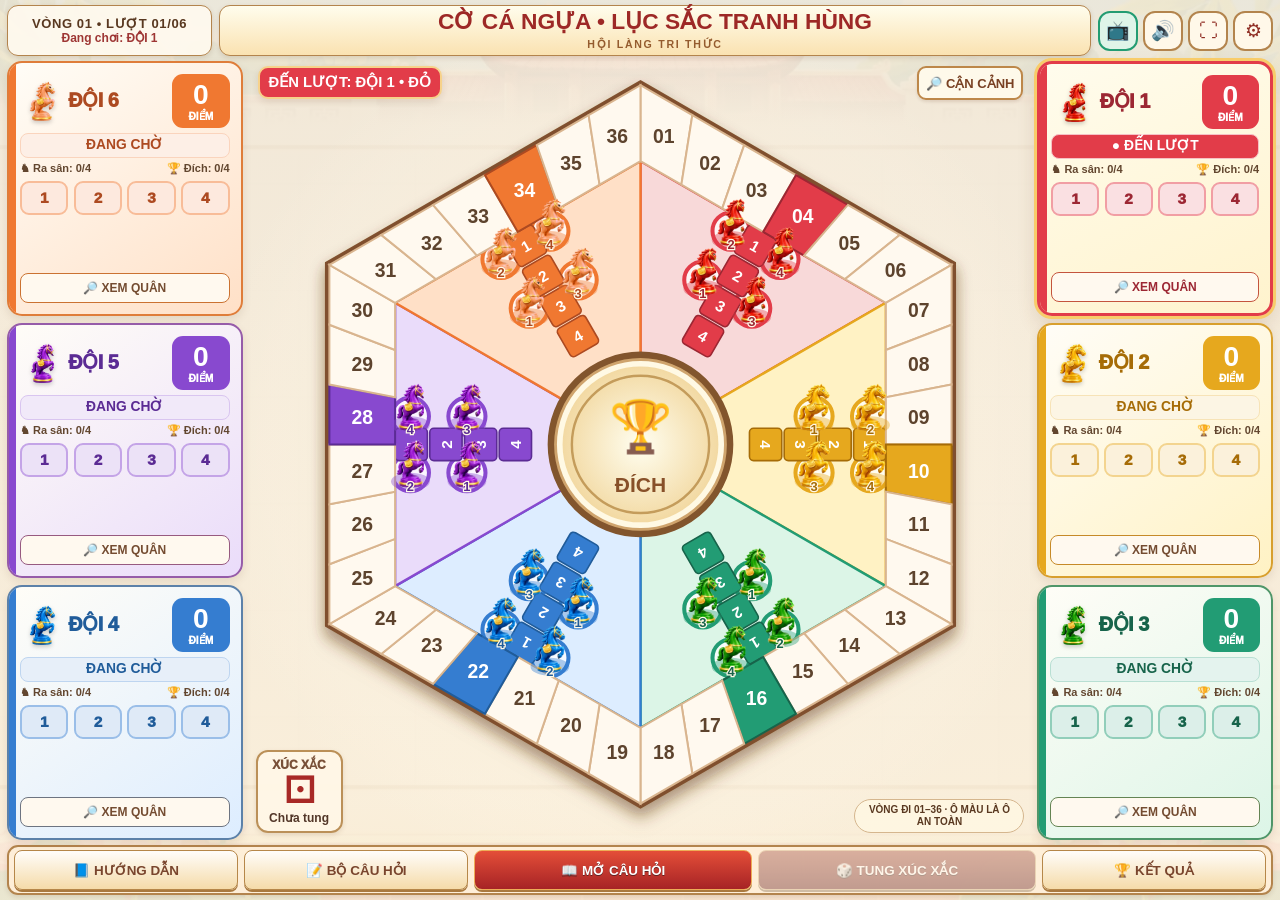
<file: docs/co-ca-ngua-luc-sac/index.html>
<!doctype html>
<html lang="vi">
<head>
<meta charset="utf-8"><meta name="viewport" content="width=device-width,initial-scale=1,viewport-fit=cover">
<title>Cờ Cá Ngựa • Lục Sắc Tranh Hùng – Hội Làng Tri Thức</title>
<meta name="description" content="Trò chơi cờ cá ngựa 6 đội, 6 màu, kết hợp câu hỏi giáo dục và tung xúc xắc – bản web chơi thử cho lớp học.">
<style>
:root{--ink:#593820;--muted:#82654a;--gold:#bd813b;--cream:#fff6e7;--paper:#fffaf1;--red:#ad342d;--shadow:0 12px 28px #71411b26;--b:#e6bd81;font-family:'Segoe UI',Tahoma,Arial,sans-serif;color:var(--ink)}
*{box-sizing:border-box}html,body{margin:0;min-height:100%;background:#efd8b1}button,input,select,textarea{font:inherit}button{cursor:pointer;touch-action:manipulation}button:disabled{cursor:not-allowed;opacity:.43;filter:grayscale(.5)}button:focus-visible,input:focus-visible,select:focus-visible{outline:3px solid #3191dd;outline-offset:3px}
body{background-image:linear-gradient(180deg,#d8eff4a8 0,#f8ecd9bb 25%,#f9e3bcac 100%),url('assets/background.webp');background-size:cover;background-position:center top;background-attachment:fixed}
.app{max-width:1920px;min-height:100dvh;margin:auto;display:flex;flex-direction:column;padding:12px clamp(10px,1.6vw,28px) 14px;gap:10px}
.header{display:grid;grid-template-columns:minmax(175px,1fr) minmax(320px,3fr) minmax(180px,1fr);align-items:center;gap:10px}
.info,.brand,.icon-btn,.panel,.foot,.chip{background:#fffaefe9;border:3px solid #b3844d;box-shadow:0 4px 0 #885c326b,var(--shadow);border-radius:20px}
.info{padding:10px 15px;text-align:center;min-height:76px;display:grid;align-content:center}.info strong{font-size:clamp(14px,1.2vw,22px);letter-spacing:.6px}.info span{color:#9e3634;font-weight:800;font-size:clamp(13px,1.05vw,18px)}
.brand{border-width:4px;text-align:center;padding:5px 12px;background:linear-gradient(#fffded,#fae2b1);position:relative}.brand h1{margin:1px 0;font-size:clamp(22px,2.4vw,42px);color:#9d2826;letter-spacing:1px;line-height:1.12}.brand p{font-weight:800;letter-spacing:4px;color:#945b2e;margin:2px 0;font-size:clamp(10px,.9vw,16px)}
.tool-icons{display:flex;justify-content:flex-end;gap:7px;flex-wrap:wrap}.icon-btn{height:49px;width:49px;border-radius:50%;font-size:21px;color:#8f2d23;background:#fff8e9}.icon-btn:hover{background:#fff0c7;transform:translateY(-2px)}
.main{display:grid;grid-template-columns:minmax(235px,25%) minmax(360px,1fr) minmax(240px,24%);gap:clamp(8px,1.3vw,22px);flex:1;min-height:0;align-items:stretch}
.panel{padding:13px;background:#fff9edf0;align-self:center;min-height:430px}.panel h2{font-size:clamp(20px,1.65vw,30px);text-align:center;border-radius:13px;background:#83372e;color:#fff8e4;margin:0 0 12px;padding:12px 6px;letter-spacing:1px;box-shadow:inset 0 -4px #53231e}
.side-label{display:inline-flex;font-weight:900;align-items:center;background:#f8e4b6;padding:7px 12px;border-radius:10px;color:#995c29}
.big-cta{font-size:clamp(22px,2.2vw,36px);font-weight:900;color:#80382e;margin:18px 2px 10px;line-height:1.26}
.instructions{font-size:clamp(15px,1.15vw,19px);line-height:1.65;margin:15px 5px}.instructions p{margin:9px 0}.instructions b{color:#a42b25}.phase-box{border:2px dashed #ddb579;background:#fff0d5;border-radius:14px;padding:15px;margin:17px 0;font-weight:700;line-height:1.6}
.soft-btn,.primary-btn{width:100%;border:2px solid #b68749;border-radius:13px;padding:13px 10px;font-size:clamp(16px,1.15vw,22px);font-weight:900;color:#79452d;background:linear-gradient(#fffdfa,#f5dba9);box-shadow:0 4px #a9793f;min-height:48px}.soft-btn:hover,.primary-btn:hover{filter:brightness(1.05);transform:translateY(-1px)}.primary-btn{background:linear-gradient(#e44e38,#a62325);border-color:#eeac57;color:white;text-shadow:0 1px #5f2323}.primary-btn:disabled{transform:none}
.board-area{display:flex;flex-direction:column;align-items:center;justify-content:center;gap:3px;min-width:0;position:relative}
.turn-banner{z-index:1;min-width:240px;padding:8px 22px;border:3px solid #f7d28a;border-radius:100px;background:#b52f28;color:white;font-weight:900;text-align:center;box-shadow:0 5px 12px #864b2859;font-size:clamp(15px,1.3vw,22px)}
.board-wrap{position:relative;width:100%;max-width:min(100%,700px);max-height:calc(100dvh - 235px);aspect-ratio:930/955;filter:drop-shadow(0 12px 10px #5333164d)}
#board{width:100%;height:100%;display:block;overflow:visible}#board .piece{cursor:pointer;transition:filter .15s}#board .piece:hover{filter:brightness(1.1) drop-shadow(0 0 8px #fff8a2)}#board .piece.canmove .piece-ring{stroke:#ffffff;stroke-width:8;stroke-dasharray:9 6;animation:halo 1s linear infinite}#board .piece.unselected{opacity:.86}#board .piece .horse-image{pointer-events:none}
@keyframes halo{to{stroke-dashoffset:-30}}.board-caption{font-size:clamp(11px,.9vw,16px);background:#fff8e3cf;border:1px solid #e5c78b;border-radius:100px;padding:4px 12px;text-align:center;font-weight:700;max-width:100%}
.score-row{display:flex;align-items:center;gap:8px;background:white;border:2px solid #e4bf8d;padding:6px 9px;margin:7px 0;border-radius:11px;min-height:47px}.score-name{font-weight:900;flex:1;text-align:center;color:white;border-radius:8px;padding:7px 3px;letter-spacing:.3px}.score-points{font-size:24px;font-weight:900;min-width:44px;text-align:center}.score-row.active{outline:3px solid #edb533;box-shadow:0 0 0 5px #ffecc1;background:#fff8e0}
.dice-panel{border-radius:16px;background:#fae8bf;padding:13px;text-align:center;margin-top:14px}.dice-panel strong{font-size:16px;letter-spacing:.5px}.die{font-size:44px;line-height:1.2;color:#9d2520;font-weight:900}.die.roll{animation:spin .1s linear infinite}@keyframes spin{50%{transform:rotate(10deg) scale(1.12)}}.mini-rule{font-size:12px;color:#8c643c;line-height:1.4;margin-top:8px}
.foot{display:grid;grid-template-columns:1.05fr 1.25fr 1.55fr 1fr;gap:12px;padding:9px 13px;background:#f8e1bdde;min-height:75px}.foot button{min-height:51px}
.modal-backdrop{display:none;position:fixed;inset:0;background:#26170fe8;backdrop-filter:blur(7px);z-index:30;align-items:center;justify-content:center;padding:15px}.modal-backdrop.open{display:flex}.modal{background:linear-gradient(140deg,#fff8e6,#fffdf7);border:5px solid #d8a14f;border-radius:26px;box-shadow:0 25px 75px #0d0706b0;max-height:96dvh;overflow:auto;width:min(1080px,97vw);position:relative;padding:clamp(18px,3vw,38px)}.modal h2{margin:0;color:#90372d;font-size:clamp(24px,2.6vw,46px)}.modal-top{display:flex;justify-content:space-between;align-items:center;gap:12px;padding-bottom:13px;border-bottom:2px solid #f1d4a3}.modal-top small{color:#a77a41;font-weight:900;letter-spacing:1px}.close-modal{background:#f3e1bb;border:2px solid #d4ad73;border-radius:50%;font-weight:900;width:42px;height:42px;font-size:23px;color:#85412f}
.q-title{text-align:center;font-size:clamp(25px,3.3vw,49px);line-height:1.23;font-weight:900;margin:28px auto 22px;max-width:910px;color:#4f311e}.q-options{display:grid;grid-template-columns:repeat(2,minmax(0,1fr));gap:15px;margin:18px auto;max-width:940px}.q-option{background:#fff;border:3px solid #dab381;border-radius:16px;min-height:79px;padding:16px;font-size:clamp(18px,1.65vw,28px);font-weight:750;text-align:left;color:#603d28}.q-option:hover{background:#fff0cf}.q-option.selected{background:#d9e8ff;border-color:#3384d5}.q-option.correct{background:#dcf6dc;border-color:#25965f}.q-option.wrong{background:#ffe0df;border-color:#cf4c3f}.q-option:disabled{opacity:1;cursor:default}
.q-actions{display:flex;gap:14px;margin-top:24px;justify-content:center;align-items:center;flex-wrap:wrap}.q-actions .primary-btn,.q-actions .soft-btn{width:auto;min-width:225px;padding-inline:28px}.quiz-timer{font-variant-numeric:tabular-nums;font-size:clamp(24px,3vw,48px);font-weight:900;color:#b22f2e;background:#fff0d3;border:3px solid #c89655;border-radius:100px;padding:9px 22px}.quiz-timer.low{color:#f02c32;animation:urgent .7s infinite alternate}@keyframes urgent{to{background:#ffb9a4}}
.answer-result{display:none;margin:17px auto 0;padding:18px 22px;border-radius:16px;background:#f9ead0;font-size:clamp(17px,1.4vw,24px);line-height:1.5;max-width:940px}.answer-result.show{display:block}.answer-result.good{background:#dcf5db;color:#176a35}.answer-result.bad{background:#ffe1d9;color:#9b2b1f}
.text-response{width:100%;padding:17px;border:3px solid #d6b076;border-radius:16px;font-size:clamp(22px,2vw,34px);min-height:70px}.settings-grid{display:grid;grid-template-columns:1fr 1fr;gap:18px;margin-top:24px}.settings-grid label{font-size:18px;font-weight:800}.settings-grid select,.settings-grid input{display:block;width:100%;padding:11px;font-size:18px;border:2px solid #cda56c;border-radius:10px;margin-top:9px;background:white}.settings-grid input[type=checkbox]{display:inline;width:auto;margin:8px}.list-bank{max-height:180px;overflow:auto;background:#fff5e4;border-radius:12px;padding:12px;font-size:15px;margin:12px 0}.toast{position:fixed;bottom:105px;left:50%;transform:translateX(-50%);z-index:40;background:#47301fea;color:white;padding:13px 23px;border:1px solid #f8d792;border-radius:14px;box-shadow:var(--shadow);max-width:90vw;font-weight:800;text-align:center;display:none}.toast.show{display:block}
@media(min-width:1500px){.main{grid-template-columns:24% 1fr 23%}.panel{padding:17px}.board-wrap{max-width:750px}}
@media(max-width:1100px){.app{padding:9px}.main{grid-template-columns:minmax(200px,24%) minmax(315px,1fr) minmax(195px,23%);gap:7px}.panel{padding:8px}.header{grid-template-columns:180px 1fr 180px}.brand h1{font-size:24px}.info{min-height:60px}.panel h2{font-size:19px;padding:8px}.big-cta{font-size:21px}.score-row{min-height:38px;padding:4px}.score-points{font-size:19px}.board-wrap{max-height:calc(100dvh - 207px)}.foot{gap:6px;padding:6px}}
@media(max-width:790px){.app{gap:9px}.header{grid-template-columns:1fr auto}.brand{grid-column:1/-1;grid-row:1}.info{grid-column:1;grid-row:2}.tool-icons{grid-column:2;grid-row:2}.main{display:flex;flex-direction:column}.board-area{order:0}.left-panel{order:1}.right-panel{order:2}.board-wrap{width:min(95vw,600px);max-height:none}.panel{width:100%;min-height:auto}.foot{grid-template-columns:1fr 1fr;position:sticky;bottom:4px;z-index:10}.board-caption{font-size:11px}.q-options{grid-template-columns:1fr}.settings-grid{grid-template-columns:1fr}.q-option{min-height:59px}}
@media(prefers-reduced-motion:reduce){*,*::before,*::after{animation:none!important;transition:none!important}}

/* V2 — Large-board classroom presentation, optimized for small 16:9 televisions */
html,body{width:100%;height:100%;overscroll-behavior:none}
body{overflow:hidden;background-image:linear-gradient(180deg,#f7eddbd9,#f3e4cbd9),url('assets/background.webp');background-position:center;background-size:cover}
.app{width:100%;max-width:none;height:100dvh;min-height:0;padding:6px 10px;gap:6px;overflow:hidden}
.info,.brand,.icon-btn,.panel,.foot{box-shadow:0 2px 5px #633e2226;border-width:2px;border-radius:13px}
.header{height:56px;flex:0 0 56px;grid-template-columns:minmax(170px,210px) minmax(260px,1fr) auto;gap:8px}
.info{min-height:0;height:56px;padding:4px 8px}.info strong{font-size:clamp(14px,1.22vw,21px)}.info span{font-size:clamp(13px,1.05vw,18px)}
.brand{height:56px;padding:4px 10px;display:flex;flex-direction:column;align-items:center;justify-content:center;min-width:0}.brand h1{font-size:clamp(18px,2vw,32px);white-space:nowrap;letter-spacing:.4px}.brand p{font-size:clamp(10px,.9vw,14px);letter-spacing:2px}
.tool-icons{flex-wrap:nowrap;gap:5px}.icon-btn{width:46px;height:46px;font-size:23px;flex:none}
#tvBtn.tv-active{background:#dff4e8;border-color:#239c72}
.main{min-height:0;display:grid;grid-template-columns:minmax(0,1fr) clamp(185px,16.2vw,255px);gap:8px;flex:1;align-items:stretch}
.left-panel{display:none!important}
.board-area{min-height:0;min-width:0;display:flex;flex-direction:column;justify-content:stretch;align-items:stretch;position:relative;overflow:hidden}
.board-wrap{position:relative;width:100%;height:100%;min-height:0;max-width:none;max-height:none;aspect-ratio:auto;flex:1 1 auto;filter:none;overflow:hidden;display:flex;align-items:center;justify-content:center}
#board{display:block;flex:1;width:100%;height:100%;overflow:hidden;transition:none}
.turn-banner{position:absolute;top:8px;left:14px;z-index:3;min-width:0;width:max-content;max-width:210px;padding:5px 9px;font-size:clamp(15px,1.12vw,20px);line-height:1.25;border-width:2px;box-shadow:0 3px 8px #44301c22}
.board-caption{position:absolute;bottom:4px;left:10px;font-size:clamp(11px,.83vw,14px);border:1px solid #d5b68e;padding:3px 8px;max-width:230px;line-height:1.4;white-space:normal}
.board-status{position:absolute;z-index:4;top:62px;left:10px;width:clamp(146px,15vw,220px);max-width:23%;padding:12px 9px;background:#fffbefeb;border:2px solid #d1a876;border-radius:13px;box-shadow:0 3px 8px #68432122;color:#573726}
.status-kicker{font-weight:900;color:#953f2f;font-size:clamp(12px,.95vw,17px)}.status-description{font-weight:750;margin:9px 0 13px;line-height:1.25;font-size:clamp(16px,1.22vw,21px)}
.board-status .soft-btn{font-size:clamp(13px,.95vw,17px);padding:7px 3px;min-height:40px;margin:4px 0;border-width:1.5px;box-shadow:0 2px #a9793f}
#stepHighlight{pointer-events:none}.move-readout{font-size:clamp(17px,1.25vw,23px);line-height:1.35;font-weight:900;color:#156747;margin-top:8px;min-height:0;white-space:normal}
.right-panel{padding:7px 8px;min-width:0;min-height:0;max-height:100%;width:100%;align-self:stretch;display:flex;flex-direction:column;overflow:auto;scrollbar-width:thin}
.panel h2{font-size:clamp(18px,1.42vw,25px);margin:0 0 5px;padding:8px 3px;line-height:1.12;letter-spacing:.4px;border-radius:9px}
.score-row{min-height:0;height:clamp(38px,5.6vh,57px);margin:4px 0;padding:3px 4px;gap:4px;border-width:1.5px;border-radius:8px}
.score-name{font-size:clamp(16px,1.18vw,23px);padding:5px 1px;border-radius:6px}.score-points{font-size:clamp(20px,1.55vw,31px);min-width:27px}
.score-row.active{outline:2px solid #e3a122;box-shadow:0 0 0 3px #ffe9b5}
.dice-panel{margin-top:6px;padding:6px 5px;border-radius:10px}.dice-panel strong{font-size:clamp(15px,1vw,18px)}.die{font-size:clamp(30px,2.65vw,47px);line-height:1}.mini-rule{font-size:clamp(11px,.74vw,13px);line-height:1.23;margin-top:4px}
#piecePicker .soft-btn{font-size:clamp(12px,.95vw,16px);padding:5px 2px;min-height:39px;box-shadow:0 2px #a9793f}
.foot{flex:0 0 54px;min-height:54px;display:flex;align-items:stretch;gap:6px;padding:4px 6px;background:#fff0d9f0}
.foot button{flex:1 1 0;min-width:0;min-height:0;padding:3px 4px;font-size:clamp(13px,1.12vw,21px);box-shadow:0 2px #a9793f;border-radius:9px;white-space:nowrap}
.foot #questionBtn,.foot #rollBtn,.foot #skipBtn{flex:1.25 1 0}
.foot #skipBtn[style*="display: none"]{display:none!important}
#questionModal{padding:0;background:#23140af1;backdrop-filter:none}
#questionModal>.modal{height:100dvh;max-height:100dvh;width:100vw;max-width:none;overflow:auto;border:0;border-radius:0;display:flex;flex-direction:column;padding:clamp(12px,2vh,26px) clamp(24px,5vw,96px);background:linear-gradient(155deg,#fff4dc,#fffdf7 60%,#f8e7c8)}
#questionModal .modal-top{flex:0 0 auto;padding-bottom:9px;min-height:58px}
#questionModal .modal h2{font-size:clamp(25px,2.5vw,42px)}
#questionModal .q-title{font-size:clamp(29px,3.2vw,51px);margin:clamp(13px,3vh,28px) auto 12px;max-width:min(92vw,1400px);line-height:1.18}
#questionModal .q-options{width:100%;max-width:1300px;gap:clamp(10px,2vh,20px);margin:clamp(10px,2vh,18px) auto;align-content:start}
#questionModal .q-option{font-size:clamp(24px,2.15vw,35px);padding:clamp(12px,2.3vh,25px);min-height:clamp(76px,12vh,112px);line-height:1.2}
#questionModal .q-actions{margin-top:auto;padding-top:10px;flex:0 0 auto;padding-bottom:4px}
#questionModal .q-actions button{font-size:clamp(20px,1.6vw,28px);min-height:57px}
#questionModal .quiz-timer{font-size:clamp(28px,3.2vw,48px);padding:6px 17px}
#questionModal .answer-result{font-size:clamp(20px,1.75vw,29px);margin-top:9px;padding:10px 16px;line-height:1.35}
#questionModal .close-modal{width:49px;height:49px}
#generalModal .modal{max-height:94dvh}
.toast{bottom:70px;font-size:19px;pointer-events:none}
@media(min-width:1500px){.info strong{font-size:17px;white-space:nowrap;letter-spacing:0}.right-panel{height:auto;max-height:100%;align-self:center}}
.board-area.zoomed .board-status{left:auto;right:12px;top:60px;width:180px;max-width:22%;}
.board-area.zoomed .turn-banner{left:12px;}
@media(max-width:1380px){.board-area.zoomed .board-status{right:8px;width:160px;}}
/* Responsive landscape projector modes */
@media(max-height:820px) and (min-width:850px){
 .app{padding:4px 7px;gap:4px}.header{height:51px;flex-basis:51px}.brand,.info{height:51px}.info{padding:2px 5px}.brand h1{font-size:clamp(19px,1.9vw,29px)}
 .tool-icons .icon-btn{width:42px;height:42px}.main{gap:5px}.foot{flex-basis:51px;min-height:51px}.foot button{font-size:clamp(13px,1.05vw,19px)}
 .board-status{top:58px;padding:9px 7px}.turn-banner{top:6px}
 .score-row{height:clamp(37px,5.4vh,45px)}.right-panel{padding:5px 6px}.die{font-size:35px}
 .panel h2{font-size:19px;padding:7px 2px}
}
@media(max-width:900px) and (orientation:portrait){
 body{overflow:auto}.app{min-height:100dvh;height:auto;overflow:visible}.header{height:auto;flex-basis:auto;grid-template-columns:1fr auto}.brand{grid-column:1/-1;grid-row:1;height:50px}.brand h1{font-size:clamp(15px,3.2vw,23px)}.info{grid-row:2;grid-column:1}.tool-icons{grid-row:2;grid-column:2}
 .main{display:flex;flex-direction:column}.board-area{min-height:60vw}.board-wrap{height:60vw;min-height:60vw}.board-status{display:none}.turn-banner{position:static;margin:2px auto 0}.right-panel{max-height:none;overflow:visible}.score-row{height:44px}
 .foot{display:grid;grid-template-columns:repeat(2,1fr);height:auto;flex-basis:auto;position:sticky;bottom:0}.foot button{height:43px;font-size:14px}.q-options{grid-template-columns:1fr!important}
}
@media(prefers-reduced-motion:reduce){*,*::before, *::after{animation:none!important;transition:none!important}}


/* V3 six-team TV layout */
body{background-image:linear-gradient(180deg,#f1e8d9f2,#faefdbed),url('assets/background.webp')}
.app{max-width:2560px;padding:5px 7px;gap:5px}
.header{height:51px;flex-basis:51px;grid-template-columns:minmax(175px,205px) minmax(0,1fr) auto;gap:7px}
.info,.brand{height:51px;border-radius:11px;border-width:1.5px}.info{padding:1px 5px}
.info strong{font-size:clamp(13px,1vw,19px)}.info span{font-size:clamp(12px,.93vw,17px)}
.brand h1{font-size:clamp(17px,1.78vw,31px);letter-spacing:0}.brand p{font-size:clamp(9px,.83vw,13px);letter-spacing:1.7px}
.tool-icons .icon-btn{width:40px;height:40px;border-radius:12px;font-size:19px;box-shadow:none}
.main{display:grid;grid-template-columns:clamp(190px,18.4vw,300px) minmax(0,1fr) clamp(190px,18.4vw,300px);gap:7px;flex:1;min-height:0;align-items:stretch}
.legacy-hooks{display:none!important}.team-rail{display:grid;grid-template-rows:repeat(3,minmax(0,1fr));gap:7px;min-height:0;min-width:0}
.team-card{--team:#c53b42;--team-dark:#8e2930;--team-light:#fce9e2;position:relative;display:flex;flex-direction:column;min-height:0;min-width:0;overflow:hidden;background:linear-gradient(145deg,#fffdf7,var(--team-light));border:2px solid color-mix(in srgb,var(--team) 70%,#b8894f);border-radius:15px;padding:clamp(8px,.85vw,13px);box-shadow:0 4px 9px #6441231d;gap:clamp(3px,.5vh,7px)}
.team-card:before{content:"";position:absolute;left:0;top:0;bottom:0;width:7px;background:var(--team);border-radius:12px 0 0 12px}
.team-card.active{background:linear-gradient(155deg,#fffced,#fff3cd);border:3px solid var(--team);box-shadow:0 0 0 3px #f8cc6a,0 9px 19px #754a282d}
.team-card-top{display:flex;align-items:center;justify-content:space-between;gap:3px}
.team-label{display:flex;align-items:center;gap:3px;min-width:0;line-height:1}
.team-card img{width:clamp(36px,3.55vw,65px);height:clamp(36px,3.55vw,65px);object-fit:contain;filter:drop-shadow(0 2px 2px #0003);flex:none}
.team-name{font-size:clamp(19px,1.55vw,31px);font-weight:1000;color:var(--team-dark);letter-spacing:-.5px;white-space:nowrap}
.team-number{display:grid;place-items:center;background:var(--team);color:white;line-height:1.15;font-weight:1000;border-radius:11px;min-width:clamp(50px,4.5vw,83px);padding:5px 4px}
.team-number strong{font-size:clamp(25px,2.2vw,43px)}.team-number small{font-size:clamp(10px,.8vw,14px)}
.team-state{display:flex;align-items:center;justify-content:center;gap:6px;min-height:25px;background:color-mix(in srgb,var(--team) 12%,#fff);color:var(--team-dark);border-radius:8px;border:1px solid color-mix(in srgb,var(--team) 32%,#fff);font-size:clamp(13px,1.08vw,19px);font-weight:900;line-height:1.12;text-align:center}
.team-card.active .team-state{background:var(--team);color:white}
.team-stats{display:flex;gap:5px;justify-content:space-between;align-items:center;font-size:clamp(11px,.84vw,17px);font-weight:750;color:#62462f;white-space:nowrap}
.horse-mini{display:grid;grid-template-columns:repeat(4,1fr);gap:clamp(4px,.4vw,9px);margin:1px 0;min-height:0}
.horse-dot{height:clamp(27px,2.7vw,42px);display:flex;align-items:center;justify-content:center;border-radius:9px;font-weight:1000;font-size:clamp(15px,1.2vw,24px);background:color-mix(in srgb,var(--team) 16%,white);border:2px solid color-mix(in srgb,var(--team) 50%,white);color:var(--team-dark)}
.horse-dot.out{background:var(--team);color:white}.horse-dot.done{background:#fff0b0;color:#79530c;border-color:#bf9d42}
.team-actions{display:flex;gap:4px;align-items:center;margin-top:auto}
.team-focus{width:100%;min-height:30px;border-radius:8px;border:1px solid color-mix(in srgb,var(--team) 50%,#a56b31);background:#fff9ef;color:#744c31;font-weight:900;font-size:clamp(12px,.9vw,16px);padding:4px}
.team-card.active .team-focus{color:var(--team-dark)}
.horse-buttons{display:grid;grid-template-columns:repeat(4,1fr);gap:3px;width:100%}
.horse-select{background:var(--team);color:white;border:none;font-weight:1000;font-size:clamp(13px,1.1vw,19px);min-height:34px;border-radius:7px;padding:2px}.horse-select:disabled{background:#d9cbb4;color:#887962}
.board-area{position:relative;min-width:0;min-height:0;overflow:hidden;display:flex;align-items:center;justify-content:center;background:radial-gradient(ellipse at center,#fff5deae,#fff7e831 68%,transparent 80%)}
.board-wrap{position:absolute;inset:0;width:100%;height:100%;max-height:100%;max-width:none;display:flex;align-items:center;justify-content:center;filter:drop-shadow(0 7px 6px #69432333)}
#board{width:100%;height:100%;display:block;overflow:hidden}
.turn-banner{top:5px;left:8px;max-width:220px;min-width:0;position:absolute;z-index:5;padding:6px 9px;font-size:clamp(14px,1.16vw,23px);border-radius:10px;line-height:1.13;box-shadow:0 3px 7px #5b30171f;white-space:normal}
.board-tools{position:absolute;top:5px;right:7px;z-index:5;display:grid;gap:5px}
.board-tool-btn{border:2px solid #bd8749;background:#fffaecf5;color:#794123;border-radius:9px;font-weight:900;font-size:clamp(13px,.86vw,17px);padding:6px 7px;min-height:34px;box-shadow:0 2px 3px #5b30171f}
.board-dice{position:absolute;left:6px;bottom:7px;z-index:4;min-width:87px;background:#fff7e7f5;border:2px solid #bb9058;border-radius:12px;padding:6px 8px;display:flex;align-items:center;flex-direction:column;gap:2px;box-shadow:0 2px 5px #68432122}
.board-dice .dice-label{font-size:clamp(12px,.8vw,15px);font-weight:1000;color:#795038}.board-dice .die{font-size:clamp(32px,2.8vw,48px);color:#a82926;line-height:1}
.dice-result{font-weight:850;color:#523628;font-size:clamp(12px,.85vw,17px);text-align:center;line-height:1.12}
.move-readout{position:absolute;left:50%;transform:translateX(-50%);bottom:8px;z-index:5;margin:0;padding:6px 12px;min-width:0;max-width:62%;text-align:center;background:#fff9e9ed;border:1.5px solid #c8a16d;border-radius:9px;font-size:clamp(17px,1.3vw,24px);color:#155e42;box-shadow:0 2px 4px #77502c22;display:none}.move-readout:not(:empty){display:block}
.board-caption{right:6px;left:auto;bottom:7px;padding:4px 7px;max-width:170px;font-size:clamp(10px,.76vw,13px);line-height:1.22;text-align:center}
.foot{flex:0 0 50px;min-height:50px;border-radius:11px;padding:3px 5px;gap:6px}.foot button{font-size:clamp(13px,1.05vw,19px);min-height:40px;border-radius:8px;border-width:1.5px;box-shadow:0 2px #a9793f}
#questionModal .q-title{font-size:clamp(33px,3vw,52px)}#questionModal .q-option{font-size:clamp(25px,2vw,36px)}
@media(max-height:800px) and (min-width:980px){
.app{padding:3px 5px;gap:4px}.header{height:47px;flex-basis:47px}.brand,.info{height:47px}.tool-icons .icon-btn{width:38px;height:38px}.main{gap:5px}.team-rail{gap:5px}
.team-card{padding:7px;gap:3px;border-radius:11px}.team-card img{width:37px;height:37px}.team-name{font-size:clamp(21px,1.65vw,25px)}
.team-number strong{font-size:clamp(30px,2.5vw,38px)}.team-number{min-width:57px}
.team-state{font-size:clamp(14px,1.05vw,17px);min-height:25px}.team-stats{font-size:clamp(13px,1vw,15px)}.horse-dot{height:31px;font-size:18px}.team-focus{min-height:30px;font-size:14px}
.foot{flex-basis:48px;min-height:48px}
}
@media(max-width:1050px) and (orientation:landscape){.main{grid-template-columns:170px minmax(0,1fr) 170px}.team-card img{width:30px;height:30px}.team-name{font-size:18px}.team-number{min-width:45px}.team-number strong{font-size:23px}.team-stats{font-size:11px}.team-focus{min-height:25px;font-size:12px}}
@media(max-width:820px) and (orientation:portrait){body{overflow:auto}.app{height:auto;min-height:100dvh;overflow:visible}.main{display:flex;flex-direction:column}.team-rail{display:grid;grid-template-columns:repeat(3,minmax(0,1fr));grid-template-rows:auto;gap:5px}.team-card{min-height:170px;padding:6px}.team-card .team-label img{display:none}.team-card .team-name{font-size:16px}.team-number{min-width:44px}.team-number strong{font-size:21px}.team-stats{font-size:11px}.team-state{font-size:12px}.horse-dot{height:25px;font-size:12px}.team-focus{font-size:11px}.board-area{order:0;height:min(88vw,720px);flex:none}.team-rail-left{order:1}.team-rail-right{order:2}.board-dice{display:none}.board-caption{display:none}.turn-banner{max-width:155px}.foot{height:auto;flex-basis:auto}}
</style>
</head>
<body>
<div class="app">
<header class="header">
 <div class="info"><strong id="roundLabel">VÒNG 01 • LƯỢT 01/06</strong><span id="teamLabel">Đang chơi: ĐỘI 1</span></div>
 <div class="brand"><h1>CỜ CÁ NGỰA • LỤC SẮC TRANH HÙNG</h1><p>HỘI LÀNG TRI THỨC</p></div>
 <div class="tool-icons"><button class="icon-btn" id="tvBtn" title="Chế độ TV nhỏ – phóng to bàn cờ" aria-label="Chế độ TV nhỏ">📺</button><button class="icon-btn" id="soundBtn" title="Bật / tắt âm thanh">🔊</button><button class="icon-btn" id="fullscreenBtn" title="Toàn màn hình">⛶</button><button class="icon-btn" id="settingsBtn" title="Cài đặt">⚙</button></div>
</header>
<main class="main">
<aside class="team-rail team-rail-left" id="teamRailLeft" aria-label="Thông tin đội 6, 5, 4"></aside>
<section class="board-area" aria-label="Bàn cờ sáu đội">
 <div class="turn-banner" id="turnBanner">ĐẾN LƯỢT: ĐỘI 1 • ĐỎ</div>
 <div class="board-tools"><button class="board-tool-btn" id="focusBtn" title="Phóng to khu vực đang chơi">🔎 CẬN CẢNH</button><button class="board-tool-btn" id="overviewBtn" style="display:none" title="Trở về toàn bàn">▦ TOÀN BÀN</button></div>
 <div class="board-wrap"><svg id="board" xmlns="http://www.w3.org/2000/svg" viewBox="495 90 930 965" role="img" aria-label="Bàn cờ cá ngựa 6 đội, 36 ô đi"></svg></div>
 <div class="board-dice"><span class="dice-label">XÚC XẮC</span><div class="die" id="dieFace">⚀</div><div class="dice-result" id="diceText">Chưa tung</div></div>
 <div class="move-readout" id="moveReadout" aria-live="polite"></div>
 <div class="board-caption">VÒNG ĐI 01–36 · Ô MÀU LÀ Ô AN TOÀN</div>
</section>
<aside class="team-rail team-rail-right" id="teamRailRight" aria-label="Thông tin đội 1, 2, 3"></aside>
<div class="legacy-hooks" aria-hidden="true"><section class="panel left-panel"><div id="phaseTitle"></div><div id="phaseHeadline"></div><div id="phaseDetail"></div></section><div id="scores"></div><div id="statusKicker"></div><div id="statusDescription"></div><div id="piecePicker"></div></div>
</main>
<footer class="foot"><button class="soft-btn" id="guideBtn">📘 HƯỚNG DẪN</button><button class="soft-btn" id="bankBtn">📝 BỘ CÂU HỎI</button><button class="primary-btn" id="questionBtn">📖 MỞ CÂU HỎI</button><button class="primary-btn" id="rollBtn" disabled>🎲 TUNG XÚC XẮC</button><button class="primary-btn" id="skipBtn" style="display:none">CHUYỂN ĐỘI ➜</button><button class="soft-btn" id="resultBtn">🏆 KẾT QUẢ</button></footer>
</div>
<div class="modal-backdrop" id="questionModal" role="dialog" aria-modal="true" aria-label="Câu hỏi"><div class="modal"><div class="modal-top"><div><small id="qMeta">CÂU HỎI</small><h2 id="qTeam">ĐỘI 1</h2></div><div class="quiz-timer" id="timerFace">25s</div><button class="close-modal" id="closeQuestion" aria-label="Thu nhỏ câu hỏi">×</button></div><div class="q-title" id="qTitle"></div><div class="q-options" id="qOptions"></div><div id="shortBox" style="display:none"><input id="shortAnswer" class="text-response" placeholder="Nhập câu trả lời ngắn của đội…"><p style="text-align:center;color:#87664c">Giáo viên có thể chấm đúng/sai thủ công sau khi chốt.</p></div><div class="answer-result" id="qResult"></div><div class="q-actions" id="qActions"></div></div></div>
<div class="modal-backdrop" id="generalModal" role="dialog" aria-modal="true" aria-label="Cài đặt và hướng dẫn"><div class="modal"><div class="modal-top"><h2 id="generalTitle">HƯỚNG DẪN</h2><button class="close-modal" id="closeGeneral">×</button></div><div id="generalBody"></div></div></div>
<div class="toast" id="toast" role="status"></div>
<script>
(()=>{'use strict';
const $=id=>document.getElementById(id), esc=x=>String(x??'').replace(/[&<>"']/g,c=>({'&':'&amp;','<':'&lt;','>':'&gt;','"':'&quot;',"'":'&#39;'}[c]));
const TEAMS=[{name:'Đội 1',desc:'ĐỎ',color:'#e23c49',dark:'#9c2733',light:'#f8d9d9',start:4},{name:'Đội 2',desc:'VÀNG',color:'#e6a81e',dark:'#a66c07',light:'#fff2c4',start:10},{name:'Đội 3',desc:'XANH LÁ',color:'#229c74',dark:'#17644b',light:'#dcf5e7',start:16},{name:'Đội 4',desc:'XANH DƯƠNG',color:'#357dd0',dark:'#205c9a',light:'#ddedff',start:22},{name:'Đội 5',desc:'TÍM',color:'#8849cf',dark:'#5b2b94',light:'#eadcfa',start:28},{name:'Đội 6',desc:'CAM',color:'#f07831',dark:'#ad4a21',light:'#ffe0c7',start:34}];
const Q=[
{type:'mcq',topic:'Địa lí',q:'Thủ đô của Việt Nam là thành phố nào?',o:['Huế','Đà Nẵng','Hà Nội','TP. Hồ Chí Minh'],a:2,ex:'Hà Nội là thủ đô của Việt Nam.'},
{type:'mcq',topic:'Địa lí',q:'Châu lục nào có diện tích lớn nhất trên Trái Đất?',o:['Châu Âu','Châu Á','Châu Phi','Châu Đại Dương'],a:1,ex:'Châu Á là châu lục có diện tích lớn nhất.'},
{type:'tf',topic:'Khoa học',q:'Trái Đất tự quay quanh trục của mình.',a:true,ex:'Trái Đất tự quay quanh trục, tạo ra sự luân phiên ngày và đêm.'},
{type:'mcq',topic:'Lịch sử',q:'Văn Miếu – Quốc Tử Giám nằm ở thành phố nào?',o:['Hà Nội','Huế','Đà Lạt','Cần Thơ'],a:0,ex:'Văn Miếu – Quốc Tử Giám nằm tại Hà Nội.'},
{type:'short',topic:'Tiếng Anh',q:'Viết từ tiếng Anh có nghĩa là “thư viện”.',accepted:['library'],ex:'Library nghĩa là thư viện.'},
{type:'mcq',topic:'Khoa học',q:'Khí nào cần thiết cho quá trình hô hấp của con người?',o:['Nitơ','Ôxi','Heli','Hiđrô'],a:1,ex:'Con người cần ôxi cho quá trình hô hấp.'},
{type:'mcq',topic:'Địa lí',q:'Đường Xích đạo chia Trái Đất thành những phần nào?',o:['Đông và Tây','Bắc và Nam','Trên và dưới','Đất và biển'],a:1,ex:'Xích đạo chia Trái Đất thành bán cầu Bắc và bán cầu Nam.'},
{type:'tf',topic:'Toán học',q:'Một tam giác có tổng ba góc trong bằng 180 độ.',a:true,ex:'Tổng ba góc trong của một tam giác là 180°.'},
{type:'mcq',topic:'Tiếng Anh',q:'Dạng quá khứ của động từ “go” là gì?',o:['goed','gone','went','going'],a:2,ex:'Go – went – gone.'},
{type:'mcq',topic:'Lịch sử',q:'Ngày Quốc khánh Việt Nam là ngày nào?',o:['30/4','1/5','2/9','20/11'],a:2,ex:'Ngày Quốc khánh Việt Nam là ngày 2 tháng 9.'},
{type:'keyword',topic:'Địa lí',q:'Hãy chọn đúng HAI đại dương trong các tên sau.',o:['Thái Bình Dương','Châu Á','Đại Tây Dương','Châu Phi','Sao Hỏa'],a:[0,2],ex:'Thái Bình Dương và Đại Tây Dương đều là đại dương.'},
{type:'mcq',topic:'Sinh học',q:'Bộ phận nào của cây thường thực hiện quang hợp chủ yếu?',o:['Rễ','Lá','Hoa','Quả'],a:1,ex:'Lá chứa nhiều lục lạp và là cơ quan quang hợp chủ yếu.'},
{type:'short',topic:'Địa lí',q:'Nêu tên hành tinh chúng ta đang sinh sống.',accepted:['trái đất','trai dat','earth'],ex:'Chúng ta đang sinh sống trên Trái Đất.'},
{type:'tf',topic:'Vật lí',q:'Âm thanh có thể truyền qua chân không.',a:false,ex:'Âm thanh cần môi trường vật chất để truyền.'},
{type:'mcq',topic:'Toán học',q:'Phép tính 12 × 8 cho kết quả nào?',o:['86','96','108','116'],a:1,ex:'12 nhân 8 bằng 96.'},
{type:'mcq',topic:'Địa lí',q:'Lớp vỏ Trái Đất nằm ở vị trí nào?',o:['Ngoài cùng','Trong cùng','Giữa lõi','Chỉ ở đại dương'],a:0,ex:'Vỏ Trái Đất là lớp ngoài cùng.'},
{type:'mcq',topic:'Tiếng Anh',q:'“She ____ to school every day.” Chọn từ đúng.',o:['go','goes','going','went'],a:1,ex:'Ngôi thứ ba số ít ở hiện tại đơn dùng goes.'},
{type:'keyword',topic:'Khoa học',q:'Hãy chọn đúng HAI vật liệu dẫn điện thông dụng.',o:['Gỗ khô','Đồng','Nhựa','Nhôm','Cao su'],a:[1,3],ex:'Đồng và nhôm đều là kim loại dẫn điện.'},
{type:'tf',topic:'Địa lí',q:'Mặt Trăng là một ngôi sao tự phát sáng.',a:false,ex:'Mặt Trăng là vệ tinh tự nhiên và phản xạ ánh sáng Mặt Trời.'},
{type:'mcq',topic:'Địa lí',q:'Đại dương nào có diện tích lớn nhất?',o:['Ấn Độ Dương','Đại Tây Dương','Bắc Băng Dương','Thái Bình Dương'],a:3,ex:'Thái Bình Dương có diện tích lớn nhất.'},
{type:'mcq',topic:'Toán học',q:'Một giờ có bao nhiêu phút?',o:['30','45','60','90'],a:2,ex:'Một giờ có 60 phút.'},
{type:'mcq',topic:'Lịch sử',q:'Hai Bà Trưng khởi nghĩa vào năm nào?',o:['Năm 40','Năm 248','Năm 938','Năm 1010'],a:0,ex:'Cuộc khởi nghĩa Hai Bà Trưng nổ ra năm 40.'},
{type:'short',topic:'Tiếng Anh',q:'Viết từ tiếng Anh chỉ màu xanh lá cây.',accepted:['green'],ex:'Green nghĩa là màu xanh lá cây.'},
{type:'mcq',topic:'Khoa học',q:'Nước tinh khiết đóng băng ở khoảng bao nhiêu độ C (áp suất thường)?',o:['0°C','10°C','50°C','100°C'],a:0,ex:'Ở áp suất khí quyển tiêu chuẩn, nước tinh khiết đóng băng ở khoảng 0°C.'},
{type:'mcq',topic:'Tiếng Anh',q:'“Children” là số nhiều của từ nào?',o:['child','chicken','chair','city'],a:0,ex:'Child – children.'},
{type:'tf',topic:'Khoa học',q:'Thực vật cần ánh sáng cho quá trình quang hợp.',a:true,ex:'Ánh sáng cung cấp năng lượng cho quá trình quang hợp.'},
{type:'mcq',topic:'Địa lí',q:'Bản đồ thường dùng yếu tố nào để thể hiện phương hướng?',o:['Thước đo nhiệt','Mũi tên chỉ Bắc','Đồng hồ','Nhiệt kế'],a:1,ex:'Mũi tên chỉ hướng Bắc giúp xác định các hướng còn lại.'},
{type:'mcq',topic:'Toán học',q:'Số nào là số nguyên tố?',o:['9','15','17','21'],a:2,ex:'17 chỉ có hai ước dương là 1 và 17.'},
{type:'short',topic:'Địa lí',q:'Tên một châu lục nằm hoàn toàn ở bán cầu Nam?',accepted:['châu nam cực','nam cực','antarctica'],ex:'Châu Nam Cực nằm hoàn toàn ở bán cầu Nam.'},
{type:'mcq',topic:'Khoa học',q:'Trong hệ Mặt Trời, hành tinh nào gần Mặt Trời nhất?',o:['Trái Đất','Sao Kim','Sao Thủy','Sao Hỏa'],a:2,ex:'Sao Thủy là hành tinh gần Mặt Trời nhất.'}
];
let bank=Q.slice(), settings={rounds:4,launchAny:true,sound:true}, state, activeQuestion=null, selected=null, confirmed=false, qRemaining=25, qPaused=false, timerId=null, toastId=null, animating=false, audioContext=null;
const pick=(x)=>Number(x||0), rnd=()=>Math.floor(Math.random()*6)+1, pad=n=>String(n).padStart(2,'0');
const point=(r,a)=>({x:960+r*Math.cos(a*Math.PI/180),y:565+r*Math.sin(a*Math.PI/180)}), lerp=(a,b,t)=>({x:a.x+(b.x-a.x)*t,y:a.y+(b.y-a.y)*t}), points=(p)=>p.map(k=>`${k.x.toFixed(2)},${k.y.toFixed(2)}`).join(' ');
function drawBoard(){const svg=$('board');let out=`<defs><linearGradient id="wood" x1="0" y1="0" x2="1" y2="1"><stop stop-color="#ffe5aa"/><stop offset=".5" stop-color="#d7a25c"/><stop offset="1" stop-color="#97613a"/></linearGradient><radialGradient id="trophyBg"><stop stop-color="#fffef0"/><stop offset="1" stop-color="#f2d8a0"/></radialGradient><filter id="boardShadow" x="-30%" y="-30%" width="160%" height="170%"><feDropShadow dx="0" dy="10" stdDeviation="9" flood-color="#64401e" flood-opacity=".4"/></filter></defs>`;
 const V=Array.from({length:6},(_,i)=>point(445,-90+i*60)),U=Array.from({length:6},(_,i)=>point(351,-90+i*60));
 out+=`<g filter="url(#boardShadow)"><polygon points="${points(V)}" fill="url(#wood)" stroke="#80502d" stroke-width="11"/><polygon points="${points(Array.from({length:6},(_,i)=>point(432,-90+i*60)))}" fill="#fff9ed" stroke="#e6c17f" stroke-width="6"/></g>`;
 TEAMS.forEach((t,i)=>{const a=-60+60*i;out+=`<polygon points="${points([{x:960,y:565},U[i],U[(i+1)%6]])}" fill="${t.light}" stroke="${t.color}" stroke-width="3"/>`;
 const cc=point(250,a),ang=a*Math.PI/180,ux=-Math.sin(ang),uy=Math.cos(ang),vx=Math.cos(ang),vy=Math.sin(ang);
 for(let row of [-1,1])for(let col of [-1,1]){const x=cc.x+ux*row*35+vx*col*35,y=cc.y+uy*row*35+vy*col*35;out+=`<circle cx="${x}" cy="${y}" r="23" fill="white" fill-opacity=".75" stroke="${t.color}" stroke-width="5"/>`}
 for(let j=0;j<4;j++){const p=point(155+j*43,a);out+=`<g transform="translate(${p.x} ${p.y}) rotate(${a+90})"><rect x="-20" y="-20" width="40" height="40" rx="5" fill="${t.color}" stroke="${t.dark}" stroke-width="2"/><text x="0" y="7" text-anchor="middle" fill="white" font-size="19" font-weight="900">${4-j}</text></g>`}
 });
 for(let i=0;i<6;i++)for(let j=0;j<6;j++){let q=[lerp(V[i],V[(i+1)%6],j/6),lerp(V[i],V[(i+1)%6],(j+1)/6),lerp(U[i],U[(i+1)%6],(j+1)/6),lerp(U[i],U[(i+1)%6],j/6)];let n=i*6+j+1,p={x:q.reduce((s,v)=>s+v.x,0)/4,y:q.reduce((s,v)=>s+v.y,0)/4},safe=j===3;out+=`<polygon points="${points(q)}" fill="${safe?TEAMS[i].color:'#fff9ef'}" stroke="${safe?TEAMS[i].dark:'#d9b58f'}" stroke-width="2.5"/><text x="${p.x}" y="${p.y+8}" font-size="24" text-anchor="middle" font-weight="900" fill="${safe?'#fff':'#5d432d'}">${pad(n)}</text>`}
 out+=`<circle cx="960" cy="565" r="111" fill="#cfa46d" stroke="#82552d" stroke-width="8"/><circle cx="960" cy="565" r="100" fill="url(#trophyBg)" stroke="#fff9e4" stroke-width="7"/><circle cx="960" cy="565" r="85" fill="none" stroke="#c49c5b" stroke-width="3"/><text x="960" y="564" text-anchor="middle" font-size="63">🏆</text><text x="960" y="624" text-anchor="middle" font-size="26" font-weight="900" fill="#885029">ĐÍCH</text><g id="stepHighlight"></g><g id="pieceLayer"></g>`;svg.innerHTML=out;renderPieces()}
function yardPos(team,j){let a=-60+team*60,cc=point(250,a),rad=a*Math.PI/180,ux=-Math.sin(rad),uy=Math.cos(rad),vx=Math.cos(rad),vy=Math.sin(rad),row=(Math.floor(j/2)*2-1),col=(j%2*2-1);return{x:cc.x+ux*row*35+vx*col*35,y:cc.y+uy*row*35+vy*col*35}}
function cellPos(n){let i=Math.floor((n-1)/6),j=(n-1)%6,V=Array.from({length:6},(_,k)=>point(445,-90+k*60)),U=Array.from({length:6},(_,k)=>point(351,-90+k*60)),q=[lerp(V[i],V[(i+1)%6],j/6),lerp(V[i],V[(i+1)%6],(j+1)/6),lerp(U[i],U[(i+1)%6],(j+1)/6),lerp(U[i],U[(i+1)%6],j/6)];return{x:q.reduce((s,v)=>s+v.x,0)/4,y:q.reduce((s,v)=>s+v.y,0)/4}}
function absolutePosition(t,j){const step=state.pieces[t][j];if(step===-1)return yardPos(t,j);if(step<36)return cellPos((TEAMS[t].start-1+step)%36+1);if(step<40)return point(155+(39-step)*43,-60+t*60);return point(50,-60+t*60)}
function renderPieces(){const parent=$('pieceLayer');if(!parent||!state)return;let html='',grouped=new Map();for(let t=0;t<6;t++)for(let j=0;j<4;j++){const s=state.pieces[t][j];if(s<0||s>=36)continue;const n=(TEAMS[t].start-1+s)%36+1,key='c'+n;grouped.set(key,[...(grouped.get(key)||[]),t+'-'+j])}
 for(let t=0;t<6;t++)for(let j=0;j<4;j++){let p=absolutePosition(t,j),step=state.pieces[t][j],arr=step>=0&&step<36?grouped.get('c'+((TEAMS[t].start-1+step)%36+1))||[]:[],pos=arr.indexOf(t+'-'+j);if(arr.length>1){let angle=2*Math.PI*pos/arr.length;p={x:p.x+Math.cos(angle)*Math.min(18,arr.length*6),y:p.y+Math.sin(angle)*Math.min(18,arr.length*6)}}
 const active=state.phase==='choose'&&t===state.turn&&canMove(t,j,state.dice),waiting=state.phase==='choose'&&!active;const size=step===-1?68:step===40?66:65;const label=step===-1?'SÂN':step===40?'ĐÍCH':step>=36?`VỀ ${step-35}`:pad((TEAMS[t].start-1+step)%36+1);
 html+=`<g class="piece ${active?'canmove':''} ${waiting?'unselected':''}" transform="translate(${p.x.toFixed(2)} ${p.y.toFixed(2)})" data-team="${t}" data-piece="${j}" tabindex="0" role="button" aria-label="${TEAMS[t].name}, ngựa ${j+1}, ${label}"><ellipse class="piece-ring" cy="11" rx="24" ry="11" fill="${TEAMS[t].color}" fill-opacity=".40" stroke="${active?'white':'transparent'}"/><image class="horse-image" href="assets/horse-${t+1}.webp" x="${-size/2}" y="${-size*.67}" width="${size}" height="${size}" preserveAspectRatio="xMidYMid meet"/><text x="0" y="${size*.33}" font-size="16" font-weight="900" fill="${TEAMS[t].dark}" stroke="#fff9e8" stroke-width="3" paint-order="stroke" text-anchor="middle">${j+1}</text></g>`}
 parent.innerHTML=html;parent.querySelectorAll('.piece').forEach(el=>{el.addEventListener('click',()=>choosePiece(+el.dataset.team,+el.dataset.piece));el.addEventListener('keydown',e=>{if(e.key==='Enter'||e.key===' '){e.preventDefault();choosePiece(+el.dataset.team,+el.dataset.piece)}})})}

// Camera modes — keep the board and all piece coordinates in one SVG coordinate system.
const FULL_VIEW={x:495,y:90,w:930,h:965};
let tvMode=true,manualZoom=false,focusTimer=null;
function cameraAt(p,zoom=1.92){
 $('board').closest('.board-area').classList.add('zoomed');
 const box={w:FULL_VIEW.w/zoom,h:FULL_VIEW.h/zoom};
 const x=Math.min(FULL_VIEW.x+FULL_VIEW.w-box.w,Math.max(FULL_VIEW.x,p.x-box.w/2));
 const y=Math.min(FULL_VIEW.y+FULL_VIEW.h-box.h,Math.max(FULL_VIEW.y,p.y-box.h/2));
 $('board').setAttribute('viewBox',`${x.toFixed(1)} ${y.toFixed(1)} ${box.w.toFixed(1)} ${box.h.toFixed(1)}`);
 $('overviewBtn').style.display='block';$('focusBtn').textContent='🔎 ĐỔI GÓC';
}
function cameraFull(){
 $('board').closest('.board-area').classList.remove('zoomed');
 $('board').setAttribute('viewBox','495 90 930 965');$('overviewBtn').style.display='none';$('focusBtn').textContent='🔎 CẬN CẢNH';$('moveReadout').textContent='';
 const ring=$('stepHighlight');if(ring)ring.innerHTML='';
}
function cameraFocus(t=state.turn,j=0){if(!state)return;cameraAt(absolutePosition(t,j));}
function visualStep(t,j){
 const p=absolutePosition(t,j),s=state.pieces[t][j];
 const label=s<0?'TRONG CHUỒNG':s>=40?'ĐÃ VỀ ĐÍCH':s>=36?`ĐƯỜNG VỀ ${s-35}/4`:`Ô ${pad((TEAMS[t].start-1+s)%36+1)} / 36`;
 $('moveReadout').textContent=`${TEAMS[t].name.toUpperCase()} · ${label}`;
 const ring=$('stepHighlight');if(ring)ring.innerHTML=`<circle cx="${p.x}" cy="${p.y}" r="42" fill="${TEAMS[t].color}" fill-opacity=".12" stroke="${TEAMS[t].dark}" stroke-width="7" stroke-dasharray="10 5"/>`;
 if(tvMode||manualZoom)cameraAt(p);
}
function focusCurrent(){
 if(!state)return;const t=state.turn,j=state.pieces[t].findIndex(s=>s>=0&&s<40);
 manualZoom=true;const idx=j<0?0:j;cameraFocus(t,idx);visualStep(t,idx);
}
function toggleZoom(){if(manualZoom){manualZoom=false;cameraFull()}else focusCurrent()}
function setTvMode(v){tvMode=!!v;$('tvBtn').classList.toggle('tv-active',tvMode);$('tvBtn').title=tvMode?'TV nhỏ: đang bật chế độ tự theo quân':'TV nhỏ: đang tắt chế độ tự theo quân';if(!tvMode&&!manualZoom)cameraFull();try{localStorage.setItem('luc-sac-tv-mode-v2',JSON.stringify(tvMode))}catch(e){}}

function init(){let saved;try{saved=JSON.parse(localStorage.getItem('luc-sac-game-v4')||'null')}catch(e){}if(saved&&location.search.indexOf('fresh=1')===-1&&Array.isArray(saved.pieces)&&saved.pieces.length===6&&saved.scores?.length===6){state={...saved,phase:['ask','review','rolling','choose'].includes(saved.phase)?'ready':saved.phase,dice:null};if(state.phase==='done')state.phase='done'}else state={round:1,turn:0,phase:'ready',dice:null,pieces:Array.from({length:6},()=>[-1,-1,-1,-1]),scores:[0,0,0,0,0,0],questionsAsked:0,history:[]};try{const x=JSON.parse(localStorage.getItem('luc-sac-settings-v4')||'null');if(x)settings={...settings,...x};const q=JSON.parse(localStorage.getItem('luc-sac-bank-v4')||'null');if(Array.isArray(q)&&q.length)bank=q}catch(e){}drawBoard();render()}
function save(){try{localStorage.setItem('luc-sac-game-v4',JSON.stringify(state));localStorage.setItem('luc-sac-settings-v4',JSON.stringify(settings))}catch(e){}}
function render(){if(!state)return;const t=TEAMS[state.turn],round=state.round; $('roundLabel').textContent=`VÒNG ${pad(round)} • LƯỢT ${pad(state.turn+1)}/06`;$('teamLabel').textContent=`Đang chơi: ${t.name.toUpperCase()}`;$('turnBanner').textContent=state.phase==='done'?'KẾT THÚC TRẬN ĐẤU':`ĐẾN LƯỢT: ${t.name.toUpperCase()} • ${t.desc}`; $('turnBanner').style.background=t.color;
 $('scores').innerHTML=TEAMS.map((team,i)=>`<div class="score-row ${i===state.turn&&state.phase!=='done'?'active':''}"><span class="score-name" style="background:${team.color}">${team.name.toUpperCase()}</span><span class="score-points" style="color:${team.dark}">${state.scores[i]}</span></div>`).join('');
 
function renderTeamPanels(){
 if(!state)return;
 const makeCard=i=>{
  const team=TEAMS[i],steps=state.pieces[i],active=state.turn===i&&state.phase!=='done';
  const onTrack=steps.filter(v=>v>=0&&v<40).length,finished=steps.filter(v=>v===40).length;
  const chips=steps.map((v,j)=>`<span class="horse-dot ${v===40?'done':v>=0?'out':''}" title="Ngựa ${j+1}: ${v<0?'trong chuồng':v===40?'đã về đích':v>=36?'đường về '+(v-35):'đang trên vòng đi'}">${j+1}</span>`).join('');
  const choose=active&&state.phase==='choose'? `<div class="horse-buttons">${steps.map((v,j)=>`<button class="horse-select" data-team="${i}" data-horse="${j}" ${canMove(i,j,state.dice)?'':'disabled'} aria-label="Chọn ngựa ${j+1}">${j+1}</button>`).join('')}</div>` : `<button class="team-focus" data-team="${i}" title="Phóng to khu vực đội ${i+1}">🔎 XEM QUÂN</button>`;
  return `<article class="team-card ${active?'active':''}" style="--team:${team.color};--team-dark:${team.dark};--team-light:${team.light}">
   <div class="team-card-top"><div class="team-label"><img src="assets/horse-${i+1}.webp" alt=""/><strong class="team-name">ĐỘI ${i+1}</strong></div><div class="team-number"><strong>${state.scores[i]}</strong><small>ĐIỂM</small></div></div>
   <div class="team-state">${active?'● ĐẾN LƯỢT':state.phase==='done'?'KẾT THÚC':'ĐANG CHỜ'}</div>
   <div class="team-stats"><span>♞ Ra sân: ${onTrack}/4</span><span>🏆 Đích: ${finished}/4</span></div>
   <div class="horse-mini" aria-label="Trạng thái bốn quân ngựa">${chips}</div>
   <div class="team-actions">${choose}</div>
  </article>`;
 };
 $('teamRailLeft').innerHTML=[5,4,3].map(makeCard).join('');
 $('teamRailRight').innerHTML=[0,1,2].map(makeCard).join('');
 for(const b of document.querySelectorAll('.team-focus'))b.addEventListener('click',()=>{const i=+b.dataset.team,j=state.pieces[i].findIndex(v=>v>=0&&v<40);manualZoom=true;const k=j<0?0:j;cameraAt(absolutePosition(i,k),1.92);visualStep(i,k)});
 for(const b of document.querySelectorAll('.horse-select'))b.addEventListener('click',()=>choosePiece(+b.dataset.team,+b.dataset.horse));
}
renderTeamPanels();
 const messages={ready:['CHỜ CÂU HỎI','Hãy mở câu hỏi để bắt đầu lượt chơi.','Trả lời đúng: cộng 5 điểm và được tung xúc xắc. Chọn đáp án rồi nhấn CHỐT để không lộ kết quả sớm.'],ask:['ĐANG TRẢ LỜI','Câu hỏi toàn màn hình đã mở.','Học sinh chọn đáp án, giáo viên chốt câu trả lời.'],review:['ĐÃ CHỐT CÂU','Xem kết quả trước khi tiếp tục.','Kết quả sẽ hiển thị trong khung câu hỏi.'],roll:['TUNG XÚC XẮC','Trả lời đúng! Đến lượt tung xúc xắc.','Bấm nút TUNG XÚC XẮC bên dưới.'],rolling:['ĐANG TUNG','Xúc xắc đang quay...','Chờ kết quả xúc xắc.'],choose:['CHỌN QUÂN NGỰA','Chọn một quân có thể di chuyển.','Nhấn trực tiếp quân ngựa sáng lên trên bàn cờ.'],end:['KẾT THÚC LƯỢT','Đã hoàn thành lượt chơi.','Bấm CHUYỂN ĐỘI để tiếp tục.'],done:['HOÀN THÀNH','Trò chơi đã kết thúc!','Bấm KẾT QUẢ để xem đội chiến thắng và bảng xếp hạng.']};let m=messages[state.phase]||messages.ready;$('phaseTitle').textContent=m[0];$('phaseHeadline').textContent=m[1];$('phaseDetail').textContent=m[2];$('statusKicker').textContent=m[0];$('statusDescription').textContent=m[1];$('questionBtn').disabled=state.phase!=='ready'&&state.phase!=='ask';$('questionBtn').textContent=state.phase==='ask'?'📖 QUAY LẠI CÂU HỎI':'📖 MỞ CÂU HỎI';$('rollBtn').disabled=state.phase!=='roll';$('skipBtn').style.display=['end','choose'].includes(state.phase)?'block':'none';$('skipBtn').textContent=state.phase==='choose'?'BỎ LƯỢT ➜':'CHUYỂN ĐỘI ➜';if(state.phase==='done'){$('questionBtn').disabled=true;$('skipBtn').style.display='none'}const pk=$('piecePicker');pk.style.display=state.phase==='choose'?'grid':'none';pk.innerHTML=state.phase==='choose'?state.pieces[state.turn].map((s,j)=>`<button class="soft-btn" data-horse="${j}" ${canMove(state.turn,j,state.dice)?'':'disabled'}>♞ NGỰA ${j+1}</button>`).join(''):'';pk.querySelectorAll('button').forEach(b=>b.onclick=()=>choosePiece(state.turn,Number(b.dataset.horse)));$('dieFace').textContent=state.dice?'⚀⚁⚂⚃⚄⚅'[state.dice-1]:'⚀';$('diceText').textContent=state.dice?`Kết quả: ${state.dice} bước`:'Chưa tung';renderPieces();save()}
function flash(s){let toast=$('toast');toast.textContent=s;toast.classList.add('show');clearTimeout(toastId);toastId=setTimeout(()=>toast.classList.remove('show'),3200)}
function tone(freq=600){if(!settings.sound)return;try{const Audio=window.AudioContext||window.webkitAudioContext;audioContext=audioContext||new Audio();const os=audioContext.createOscillator(),gain=audioContext.createGain();os.type='sine';os.frequency.value=freq;gain.gain.value=.055;os.connect(gain);gain.connect(audioContext.destination);os.start();gain.gain.exponentialRampToValueAtTime(.001,audioContext.currentTime+.17);os.stop(audioContext.currentTime+.18)}catch(e){}}
function modal(id,open){$(id).classList.toggle('open',!!open);document.body.style.overflow=document.querySelector('.modal-backdrop.open')?'hidden':''}
function nextQuestion(){const q=bank[state.questionsAsked%bank.length];state.questionsAsked++;return q}
function openQuestion(){if(state.phase!=='ready'&&state.phase!=='ask')return;if(state.phase==='ready'){activeQuestion=nextQuestion();selected=activeQuestion.type==='keyword'?[]:null;confirmed=false;qRemaining=['short','keyword'].includes(activeQuestion.type)?40:25;qPaused=false;state.phase='ask';render()}else if(!activeQuestion){activeQuestion=bank[Math.max(0,state.questionsAsked-1)%bank.length];selected=null;confirmed=false;qRemaining=25}drawQuestion();modal('questionModal',true);startTimer()}
function startTimer(){clearInterval(timerId);timerId=setInterval(()=>{if(qPaused||confirmed||!$('questionModal').classList.contains('open'))return;qRemaining--;updateTimer();if(qRemaining<=0)finalize(false,'Hết giờ!')},1000)}
function updateTimer(){$('timerFace').textContent=`${Math.max(0,qRemaining)}s`;$('timerFace').classList.toggle('low',qRemaining<=7)}
function correctAnswer(q){if(q.type==='mcq')return 'ABCD'[q.a]+'. '+q.o[q.a];if(q.type==='tf')return q.a?'ĐÚNG':'SAI';if(q.type==='short')return q.accepted.join(' / ');if(q.type==='keyword')return q.a.map(i=>q.o[i]).join(' và ');return ''}
function drawQuestion(){const q=activeQuestion;if(!q)return;$('qMeta').textContent=`CÂU ${pad(state.questionsAsked)} • ${q.topic||'TỔNG HỢP'} • ${q.type==='mcq'?'TRẮC NGHIỆM':q.type==='tf'?'ĐÚNG / SAI':q.type==='keyword'?'CHỌN NHIỀU ĐÁP ÁN':'TRẢ LỜI NGẮN'}`;$('qTeam').textContent=TEAMS[state.turn].name.toUpperCase();$('qTeam').style.color=TEAMS[state.turn].dark;$('qTitle').textContent=q.q;updateTimer();$('qResult').className='answer-result';$('qResult').textContent='';$('shortBox').style.display=q.type==='short'?'block':'none';$('qOptions').style.display=q.type==='short'?'none':'grid';$('shortAnswer').value='';$('qOptions').innerHTML=(q.type==='tf'?['ĐÚNG','SAI']:q.o||[]).map((x,i)=>`<button class="q-option" data-option="${i}">${q.type==='mcq'||q.type==='keyword'?String.fromCharCode(65+i)+'. ':''}${esc(x)}</button>`).join('');$('qOptions').querySelectorAll('button').forEach(b=>b.addEventListener('click',()=>{if(confirmed)return;const n=+b.dataset.option;if(q.type==='keyword'){selected.includes(n)?selected=selected.filter(x=>x!==n):selected.push(n)}else selected=n;highlightChoices()}));drawActions()}
function highlightChoices(){$('qOptions').querySelectorAll('button').forEach(b=>{const n=+b.dataset.option;b.classList.toggle('selected',Array.isArray(selected)?selected.includes(n):selected===n);if(confirmed){const yes=activeQuestion.type==='tf'?n===(activeQuestion.a?0:1):activeQuestion.type==='mcq'?n===activeQuestion.a:activeQuestion.type==='keyword'?activeQuestion.a.includes(n):false;b.classList.toggle('correct',yes);b.classList.toggle('wrong',!yes&&(Array.isArray(selected)?selected.includes(n):selected===n))}b.disabled=confirmed})}
function drawActions(){const el=$('qActions');if(!confirmed){el.innerHTML=`<button class="soft-btn" id="pauseTime">${qPaused?'▶ TIẾP TỤC':'⏸ TẠM DỪNG'}</button><button class="primary-btn" id="confirmQ">✓ CHỐT CÂU TRẢ LỜI</button>`;$('pauseTime').onclick=()=>{qPaused=!qPaused;drawActions()};$('confirmQ').onclick=confirmQ}else{const yes=state.phase==='roll';el.innerHTML=`${activeQuestion.type==='short'?'<button class="soft-btn" id="manualCorrect">✓ CHẤM ĐÚNG</button><button class="soft-btn" id="manualWrong">✗ CHẤM SAI</button>':''}<button class="primary-btn" id="continueQ">${yes?'🎲 VỀ BÀN CỜ – TUNG XÚC XẮC':'➡ CHUYỂN ĐỘI'}</button>`;$('continueQ').onclick=()=>{modal('questionModal',false);clearInterval(timerId);if(state.phase!=='roll')advance();else render()};if($('manualCorrect'))$('manualCorrect').onclick=()=>manualGrade(true);if($('manualWrong'))$('manualWrong').onclick=()=>manualGrade(false)}}
function normalize(s){return String(s||'').normalize('NFD').replace(/[\u0300-\u036f]/g,'').replace(/đ/g,'d').trim().toLowerCase().replace(/\s+/g,' ')}
function confirmQ(){let q=activeQuestion;if(q.type==='short'){let val=$('shortAnswer').value.trim();if(!val){flash('Nhập câu trả lời trước khi chốt.');return}selected=val}else if(selected===null||(Array.isArray(selected)&&!selected.length)){flash('Hãy chọn đáp án trước khi chốt.');return}let ok=q.type==='mcq'?selected===q.a:q.type==='tf'?selected===(q.a?0:1):q.type==='short'?q.accepted.map(normalize).includes(normalize(selected)):selected.length===q.a.length&&selected.every(n=>q.a.includes(n));finalize(ok)}
function finalize(ok,why=''){if(confirmed)return;confirmed=true;clearInterval(timerId);state.phase=ok?'roll':'review';if(ok){state.scores[state.turn]+=5;tone(790)}else tone(270);const q=activeQuestion;$('qResult').className='answer-result show '+(ok?'good':'bad');$('qResult').innerHTML=`<strong>${ok?'✓ CHÍNH XÁC! +5 ĐIỂM':'✗ '+esc(why||'CHƯA CHÍNH XÁC')}</strong><div>Đáp án: <b>${esc(correctAnswer(q))}</b></div><div>${esc(q.ex||'')}</div>`;highlightChoices();drawActions();render()}
function manualGrade(ok){if(activeQuestion?.type!=='short'||!confirmed)return;const current=state.phase==='roll';if(current!==ok){state.scores[state.turn]+=ok?5:-5;state.phase=ok?'roll':'review';const q=activeQuestion;$('qResult').className='answer-result show '+(ok?'good':'bad');$('qResult').innerHTML=`<strong>${ok?'✓ GIÁO VIÊN CHẤM ĐÚNG +5 ĐIỂM':'✗ GIÁO VIÊN CHẤM SAI'}</strong><div>Đáp án gợi ý: ${esc(correctAnswer(q))}</div>`;drawActions();render()}}
function canMove(t,j,d){const s=state.pieces[t][j];return s<0?(settings.launchAny||d===1||d===6):s<40&&s+d<=40}
function roll(){if(state.phase!=='roll'||animating)return;animating=true;state.phase='rolling';render();let reps=0;const k=setInterval(()=>{$('dieFace').textContent='⚀⚁⚂⚃⚄⚅'[rnd()-1];$('dieFace').classList.add('roll');if(++reps>=11){clearInterval(k);$('dieFace').classList.remove('roll');state.dice=rnd();const moves=state.pieces[state.turn].map((_,i)=>i).filter(i=>canMove(state.turn,i,state.dice));state.phase=moves.length?'choose':'end';animating=false;render();flash(moves.length?`Ra ${state.dice}! Chọn một quân ngựa của ${TEAMS[state.turn].name}.`:`Ra ${state.dice}: không có quân đi được. Hãy chuyển lượt.`);tone(510)}},70)}
const sleep=ms=>new Promise(r=>setTimeout(r,ms));
async function choosePiece(t,j){if(t!==state.turn||state.phase!=='choose'||animating||!canMove(t,j,state.dice))return;animating=true;let s=state.pieces[t][j],d=state.dice;if(s<0){state.pieces[t][j]=0;state.scores[t]+=1;renderPieces();visualStep(t,j);tone(500)}else for(let h=0;h<d;h++){state.pieces[t][j]++;renderPieces();visualStep(t,j);tone(420+25*h);await sleep(240)}
 s=state.pieces[t][j];if(s>=40){state.scores[t]+=12;flash(`🏆 ${TEAMS[t].name}: ngựa ${j+1} về đích! +12 điểm`);tone(1000)}else if(s<36){const position=(TEAMS[t].start-1+s)%36+1;const safe=TEAMS.some(x=>x.start===position);if(!safe)for(let other=0;other<6;other++)if(other!==t)for(let k=0;k<4;k++){let os=state.pieces[other][k];if(os>=0&&os<36&&(TEAMS[other].start-1+os)%36+1===position){state.pieces[other][k]=-1;state.scores[t]+=4;flash(`${TEAMS[t].name} đá ngựa của ${TEAMS[other].name}! +4 điểm`);tone(850)}}}
 state.history.push({team:t,horse:j,dice:d,step:s});if(state.pieces[t].every(v=>v===40)){state.phase='done';flash(`${TEAMS[t].name} đưa cả 4 ngựa về đích!`)}else state.phase='end';animating=false;render();if(tvMode&&!manualZoom){await sleep(1000);cameraFull()}}
function advance(){if(animating)return;manualZoom=false;cameraFull();state.turn=(state.turn+1)%6;if(state.turn===0)state.round++;state.dice=null;state.phase=state.round>settings.rounds?'done':'ready';activeQuestion=null;selected=null;confirmed=false;render();if(state.phase==='done')showResults()}
function openGeneral(title,body){$('generalTitle').textContent=title;$('generalBody').innerHTML=body;modal('generalModal',true)}
function guide(){openGeneral('📘 HƯỚNG DẪN CHƠI',`<div class="instructions" style="font-size:19px"><p><b>1. Sáu đội, sáu màu:</b> Đỏ, vàng, xanh lá, xanh dương, tím, cam. Mỗi đội có 4 ngựa riêng.</p><p><b>2. Câu hỏi:</b> Đội đến lượt mở câu hỏi toàn màn hình, chọn đáp án, sau đó giáo viên nhấn <b>CHỐT</b>. Chỉ lúc này mới hiện đúng/sai.</p><p><b>3. Tung xúc xắc:</b> Trả lời đúng +5 điểm và được tung 1 lần. Trả lời sai/hết giờ phải chuyển đội.</p><p><b>4. Di chuyển:</b> Chọn một quân sáng lên trên bàn cờ. Quân trên vòng đi theo thứ tự tăng 01→…→36→01, bước qua trọn vòng rồi theo đường màu về đích. Cần đủ số bước để về đích.</p><p><b>5. Xuất quân:</b> Chế độ lớp học cho phép đưa quân từ sân ra bằng bất kỳ mặt xúc xắc (không tính thêm bước trong lượt xuất quân). Có thể đổi sang luật 1 hoặc 6 ở Cài đặt.</p><p><b>6. Đá quân:</b> Nếu dừng đúng ô có ngựa đối phương, ngựa đó về sân, đội đá được +4 điểm. Các ô màu khởi đầu của mỗi đội là ô an toàn.</p><p><b>7. Kết thúc:</b> Khi hết ${settings.rounds} vòng (mỗi vòng có 6 lượt), đội nhiều điểm nhất thắng. Nếu một đội đưa cả 4 ngựa về đích trước thì thắng ngay.</p><p style="color:#99643c">Đây là phiên bản Cờ cá ngựa 6 đội <b>cải biên phục vụ lớp học</b>, không phải luật cờ truyền thống nguyên bản.</p></div><div class="q-actions"><button id="guideOk" class="primary-btn">ĐÃ HIỂU, VÀO CHƠI</button></div>`);$('guideOk').onclick=()=>modal('generalModal',false)}
function settingsUI(){openGeneral('⚙ CÀI ĐẶT GIÁO VIÊN',`<div class="settings-grid"><label>Số vòng (mỗi vòng đủ 6 đội)<select id="roundSelect"><option value="2">2 vòng – 12 câu</option><option value="3">3 vòng – 18 câu</option><option value="4">4 vòng – 24 câu</option><option value="5">5 vòng – 30 câu</option><option value="6">6 vòng – 36 câu</option></select></label><label>Luật đưa ngựa ra sân<select id="launchSelect"><option value="any">Chơi nhanh: bất kỳ mặt xúc xắc</option><option value="classic">Chỉ khi ra 1 hoặc 6</option></select></label><label><input type="checkbox" id="soundCheck"> Âm thanh hiệu ứng</label></div><p>Thay đổi số vòng có hiệu lực ngay. Bạn có thể reset để chơi trận mới.</p><div class="q-actions"><button id="applySettings" class="primary-btn">LƯU CÀI ĐẶT</button><button id="resetGame" class="soft-btn">↺ CHƠI LẠI TỪ ĐẦU</button></div>`);$('roundSelect').value=String(settings.rounds);$('launchSelect').value=settings.launchAny?'any':'classic';$('soundCheck').checked=settings.sound;$('applySettings').onclick=()=>{settings.rounds=Number($('roundSelect').value);settings.launchAny=$('launchSelect').value==='any';settings.sound=$('soundCheck').checked;modal('generalModal',false);save();flash('Đã lưu cài đặt.')};$('resetGame').onclick=()=>{if(confirm('Xóa điểm và lượt hiện tại để chơi lại từ đầu?')){localStorage.removeItem('luc-sac-game-v4');modal('generalModal',false);state=null;init();flash('Đã bắt đầu trận mới.')}}}
function showResults(){const sorted=TEAMS.map((t,i)=>({...t,score:state.scores[i],finished:state.pieces[i].filter(v=>v===40).length})).sort((a,b)=>b.score-a.score);let html=`<div style="text-align:center;margin:23px 0"><div style="font-size:65px">🏆</div><h2>${esc(sorted[0].name)} • ${sorted[0].score} ĐIỂM</h2><p>Đội dẫn đầu · ${state.round>settings.rounds?'Đã kết thúc đủ số vòng':'Bảng xếp hạng hiện tại'}</p></div><div style="max-width:650px;margin:auto">${sorted.map((t,i)=>`<div class="score-row"><strong style="width:35px">${i+1}.</strong><span class="score-name" style="background:${t.color}">${esc(t.name)}</span><span class="score-points">${t.score}</span><small>${t.finished}/4 về đích</small></div>`).join('')}</div><div class="q-actions"><button class="soft-btn" id="resultClose">ĐÓNG</button><button class="primary-btn" id="resultNew">↺ TRẬN MỚI</button></div>`;openGeneral('🏆 BẢNG KẾT QUẢ',html);$('resultClose').onclick=()=>modal('generalModal',false);$('resultNew').onclick=()=>{if(confirm('Bạn muốn bắt đầu trận mới?')){localStorage.removeItem('luc-sac-game-v4');modal('generalModal',false);state=null;init()}}}
function download(name,content,type){const blob=new Blob([content],{type}),url=URL.createObjectURL(blob),a=document.createElement('a');a.href=url;a.download=name;a.click();setTimeout(()=>URL.revokeObjectURL(url),2000)}
function parseCSV(input){let rows=[],row=[],item='',quote=false;for(let i=0;i<input.length;i++){const c=input[i];if(c==='"'){if(quote&&input[i+1]==='"'){item+='"';i++}else quote=!quote}else if(c===','&&!quote){row.push(item);item=''}else if((c==='\n'||c==='\r')&&!quote){if(c==='\r'&&input[i+1]==='\n')i++;row.push(item);if(row.some(v=>v.trim()))rows.push(row);row=[];item=''}else item+=c}row.push(item);if(row.some(v=>v.trim()))rows.push(row);return rows}
function normalizeQuestion(x){if(!x||!x.q&&!x.question)return null;const type=String(x.type||'mcq').trim().toLowerCase();const q=String(x.q||x.question).trim();const topic=String(x.topic||x.category||'Tự nhập');const ex=String(x.ex||x.explanation||'');let o=x.o||x.options,a=x.a??x.answer;if(type==='tf'){return{type,topic,q,a:a===true||['true','dung','đúng','1','yes'].includes(normalize(a)),ex}}if(type==='short'){let accepted=Array.isArray(x.accepted)?x.accepted:String(x.accepted||a||'').split('|').map(s=>s.trim()).filter(Boolean);return accepted.length?{type,topic,q,accepted,ex}:null}if(!Array.isArray(o))o=[x.optionA,x.optionB,x.optionC,x.optionD,x.optionE].filter(v=>v!==undefined&&String(v).trim()!=='');o=o.map(String);if(type==='keyword'){let ar=Array.isArray(a)?a:String(a||'').split('|').map(s=>String(s).trim().toUpperCase()).filter(Boolean).map(s=>/^[A-E]$/.test(s)?s.charCodeAt(0)-65:Number(s));if(ar.some(i=>!Number.isInteger(i)||i<0||i>=o.length))return null;return{type,topic,q,o,a:ar,ex}}if(type!=='mcq'||o.length<2)return null;let ans=typeof a==='number'?a:/^[A-E]$/i.test(String(a))?String(a).toUpperCase().charCodeAt(0)-65:Number(a);if(!Number.isInteger(ans)||ans<0||ans>=o.length)return null;return{type:'mcq',topic,q,o,a:ans,ex}}
function bankUI(){openGeneral('📝 QUẢN LÍ CÂU HỎI',`<p>Game đã có sẵn <b>${bank.length} câu</b> tổng hợp cho học sinh THCS, gồm trắc nghiệm, đúng/sai, trả lời ngắn và chọn nhiều đáp án. Bạn có thể nhập câu hỏi theo môn đang dạy.</p><div class="list-bank" id="bankPreview">${bank.slice(0,9).map((q,i)=>`<p>${i+1}. <b>${esc(q.topic)}:</b> ${esc(q.q)}</p>`).join('')}</div><div class="settings-grid"><div><label for="questionFile">Tải bộ câu hỏi JSON / CSV</label><input type="file" id="questionFile" accept=".json,.csv,text/csv,application/json"></div><div><label>Cách áp dụng khi nhập</label><select id="bankMode"><option value="replace">Thay toàn bộ câu hỏi</option><option value="add">Nối thêm câu hỏi</option></select></div></div><p style="font-size:15px;color:#8e613d">CSV (có thể soạn bằng Excel rồi lưu CSV UTF-8) có các cột: type, question, optionA–optionE, answer, explanation, topic. Đáp án trắc nghiệm A/B/C/D; đúng-sai true/false; nhiều lựa chọn A|C; trả lời ngắn từ khóa ngăn bằng dấu |.</p><div class="q-actions"><button class="soft-btn" id="downloadTemplate">⬇ MẪU CSV</button><button class="soft-btn" id="exportBank">⬇ XUẤT JSON</button><button class="soft-btn" id="defaultBank">↺ 30 CÂU MẪU</button><button class="primary-btn" id="importBank">TẢI CÂU HỎI VÀO GAME</button></div>`);$('downloadTemplate').onclick=()=>download('mau_cau_hoi_co_ca_ngua.csv','type,question,optionA,optionB,optionC,optionD,optionE,answer,explanation,topic\nmcq,"Thủ đô Việt Nam là?",Huế,"Đà Nẵng","Hà Nội","TP. Hồ Chí Minh",,C,"Hà Nội là thủ đô",Địa lí\ntf,"Trái Đất tự quay quanh trục",,,,,,true,"Đúng",Địa lí\nshort,"Tên tiếng Anh của thư viện",,,,,,library,"Library",Tiếng Anh\nkeyword,"Chọn hai đại dương","Thái Bình Dương","Châu Á","Đại Tây Dương","Châu Phi","Sao Hỏa",A|C,"Hai đại dương",Địa lí','text/csv;charset=utf-8');$('exportBank').onclick=()=>download('bo_cau_hoi_co_ca_ngua.json',JSON.stringify(bank,null,2),'application/json;charset=utf-8');$('defaultBank').onclick=()=>{if(confirm('Khôi phục 30 câu hỏi mẫu?')){bank=Q.slice();try{localStorage.removeItem('luc-sac-bank-v4')}catch(e){}modal('generalModal',false);flash('Đã khôi phục 30 câu hỏi mẫu.')}};$('importBank').onclick=async()=>{const file=$('questionFile').files?.[0];if(!file){flash('Hãy chọn file JSON hoặc CSV.');return}try{let qs;if(file.name.toLowerCase().endsWith('.json')){let v=JSON.parse(await file.text());qs=Array.isArray(v)?v:v.questions}else{const rows=parseCSV((await file.text()).replace(/^\uFEFF/,''));const head=rows.shift().map(s=>s.trim());qs=rows.map(row=>Object.fromEntries(head.map((key,i)=>[key,row[i]||''])))}if(!Array.isArray(qs))throw Error('Tệp phải chứa danh sách câu hỏi.');const clean=qs.map(normalizeQuestion).filter(Boolean);if(!clean.length)throw Error('Không có câu hỏi hợp lệ.');bank=$('bankMode').value==='add'?bank.concat(clean):clean;localStorage.setItem('luc-sac-bank-v4',JSON.stringify(bank));modal('generalModal',false);flash(`Đã nạp ${clean.length} câu hỏi hợp lệ. Tổng: ${bank.length} câu.`)}catch(e){flash('Lỗi đọc câu hỏi: '+e.message)}}}
$('focusBtn').onclick=toggleZoom;$('overviewBtn').onclick=()=>{manualZoom=false;cameraFull()};$('tvBtn').onclick=()=>setTvMode(!tvMode);try{const t=JSON.parse(localStorage.getItem('luc-sac-tv-mode-v2')||'true');setTvMode(t)}catch(e){setTvMode(true)}$('questionBtn').onclick=openQuestion;$('closeQuestion').onclick=()=>modal('questionModal',false);$('rollBtn').onclick=roll;$('skipBtn').onclick=()=>{if(state.phase==='choose'&&!confirm('Bạn muốn bỏ lượt dù còn quân có thể di chuyển?'))return;advance()};$('guideBtn').onclick=guide;$('bankBtn').onclick=bankUI;$('resultBtn').onclick=showResults;$('settingsBtn').onclick=settingsUI;$('closeGeneral').onclick=()=>modal('generalModal',false);$('soundBtn').onclick=()=>{settings.sound=!settings.sound;$('soundBtn').textContent=settings.sound?'🔊':'🔇';save()};$('fullscreenBtn').onclick=()=>{if(document.fullscreenElement)document.exitFullscreen?.();else document.documentElement.requestFullscreen?.().catch(()=>flash('Trình duyệt không hỗ trợ toàn màn hình.'))};window.addEventListener('keydown',e=>{if(e.key==='Escape'){$('generalModal').classList.contains('open')?modal('generalModal',false):$('questionModal').classList.contains('open')?modal('questionModal',false):null}});init();$('soundBtn').textContent=settings.sound?'🔊':'🔇';
})();
</script>
</body></html>
</file>
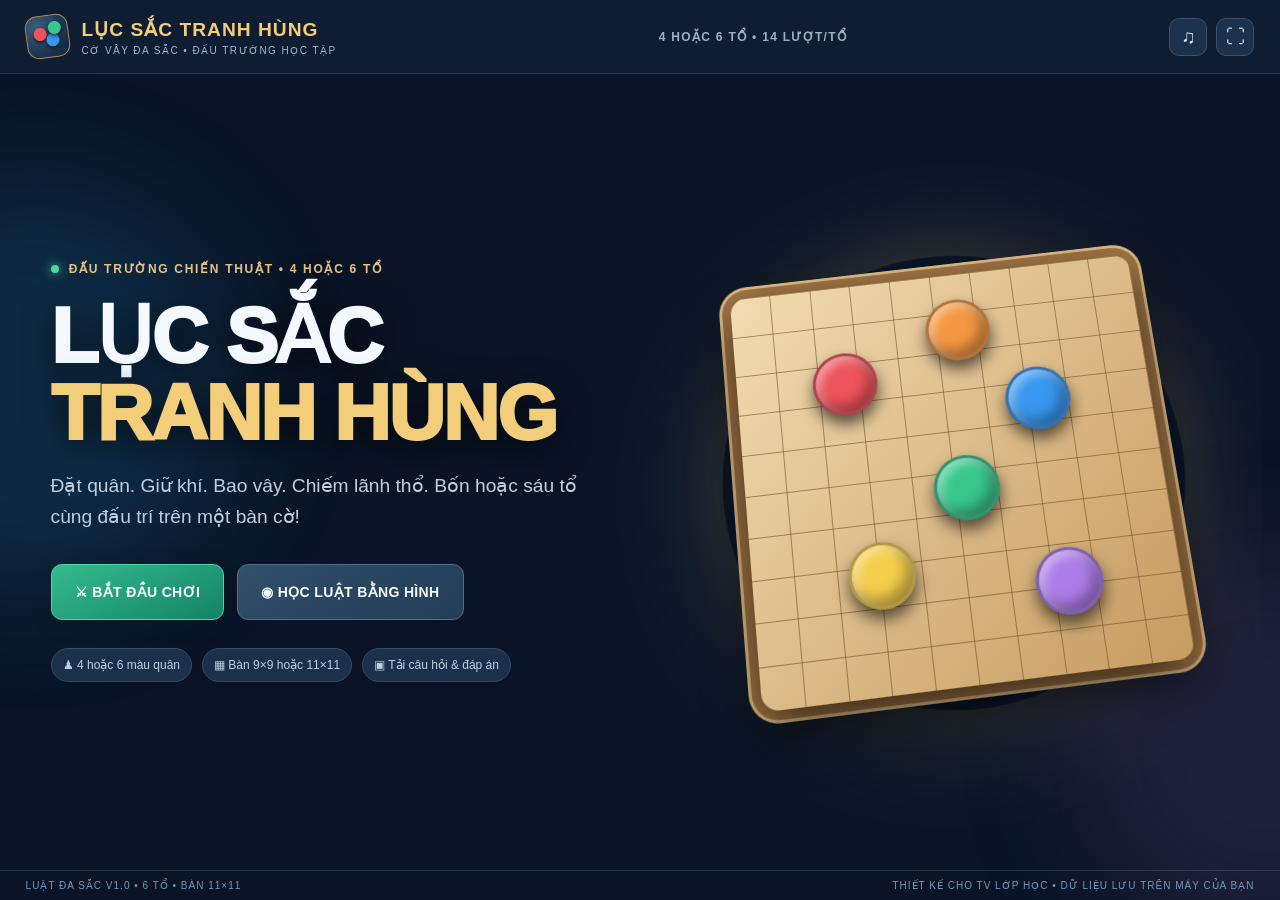
<file: docs/co-vay-luc-sac/index.html>
<!doctype html><html lang="vi"><head><meta charset="utf-8"><meta name="viewport" content="width=device-width, initial-scale=1, viewport-fit=cover"><meta name="theme-color" content="#0a1528"><meta name="description" content="Lục sắc tranh hùng - Cờ vây đa sắc 4 hoặc 6 tổ, hướng dẫn bằng hình ảnh, tải câu hỏi và đáp án, đấu trường 11×11."><title>Lục sắc tranh hùng • Cờ vây đa sắc</title><style>
:root{--bg:#0a1426;--panel:#172a43;--panel2:#203752;--ink:#f4f8ff;--muted:#a4b9d4;--line:rgba(186,214,249,.14);--gold:#f2ce7b;--primary:#2fa77d;--primary2:#146b5f;--red:#ef535b;--blue:#3897ef;--green:#37c88c;--yellow:#f5ce4c;--purple:#ac7de9;--orange:#f49742}*{box-sizing:border-box}html,body{height:100%;margin:0}body{font-family:Inter,"Segoe UI",Arial,sans-serif;background:var(--bg);color:var(--ink);overflow:hidden}button,select,input{font:inherit}button{cursor:pointer}button:disabled{cursor:not-allowed;opacity:.43;filter:grayscale(.3)}.hidden{display:none!important}.ambient{position:fixed;pointer-events:none;filter:blur(55px);border-radius:50%;opacity:.35}.ambient-a{width:420px;height:420px;left:-175px;top:20%;background:#14527a}.ambient-b{width:390px;height:390px;right:-180px;bottom:-40px;background:#463661}.app{height:100dvh;min-height:530px;display:flex;flex-direction:column;position:relative;z-index:1;isolation:isolate}.topbar{display:flex;align-items:center;justify-content:space-between;gap:14px;padding:11px clamp(15px,2vw,32px);height:74px;flex:none;border-bottom:1px solid var(--line);background:rgba(15,30,50,.95)}.brand{display:flex;align-items:center;gap:13px;white-space:nowrap}.brand strong{display:block;color:var(--gold);font-size:clamp(16px,1.5vw,22px);letter-spacing:1px;font-weight:900}.brand small{display:block;color:#9ebad4;font-size:10px;letter-spacing:1.45px;margin-top:4px}.brand-mark{width:43px;height:43px;border:1px solid #b38e59;background:radial-gradient(circle at 25% 25%,#395e7d,#152b46 80%);border-radius:12px;position:relative;display:flex;align-items:center;justify-content:center;gap:0;transform:rotate(-8deg)}.brand-mark .orb{height:13px;width:13px;position:absolute;border-radius:50%;box-shadow:0 2px 4px #0009}.orb.red{background:var(--red);top:11px;left:7px}.orb.blue{background:var(--blue);top:18px;left:19px}.orb.green{background:var(--green);top:6px;left:22px}.top-status{color:#9ab1cb;font-size:12px;letter-spacing:1.3px;font-weight:750}.head-actions{display:flex;gap:9px}.icon-btn{width:38px;height:38px;border-radius:10px;border:1px solid #3b506a;background:#1c314b;color:#dce9f9;font-size:19px}.icon-btn:hover{background:#2b4868}.main{flex:1;min-height:0;display:flex;justify-content:center;width:100%;padding:clamp(8px,1.1vh,14px) clamp(10px,1.45vw,26px)}.screen{width:100%;height:100%;min-width:0}.site-footer{height:30px;flex:none;display:flex;justify-content:space-between;align-items:center;padding:0 clamp(15px,2vw,32px);border-top:1px solid var(--line);font-size:10px;letter-spacing:1px;color:#7897b8;gap:12px}.btn{border-radius:11px;padding:12px 17px;font-weight:800;letter-spacing:.35px;line-height:1.15;min-height:43px;border:1px solid transparent;color:#f8fcff;transition:background .16s ease,transform .16s ease,border-color .16s ease;white-space:nowrap}.btn:hover:not(:disabled){transform:translateY(-1px)}.btn:active:not(:disabled){transform:translateY(1px)}.btn.primary{background:linear-gradient(155deg,#34bb8d,#148366);box-shadow:0 5px 17px #071b1d7d;border-color:#54d3a6}.btn.primary:hover{background:linear-gradient(155deg,#4acfa2,#199577)}.btn.secondary{background:linear-gradient(145deg,#314e6b,#213d57);border-color:#53718f}.btn.ghost{background:transparent;border-color:#3f5774;color:#e0ebf9}.btn.tiny{font-size:11px;min-height:32px;padding:8px 11px}.btn.large{padding:17px 23px;font-size:14px;min-height:56px}.eyebrow{font-size:12px;letter-spacing:1.7px;font-weight:900;color:#e6c485}.spark{display:inline-block;width:8px;height:8px;background:#4bd6a3;box-shadow:0 0 11px #4bd6a3;border-radius:50%;margin-right:5px}.home-screen{display:flex;align-items:center;justify-content:center;gap:clamp(12px,3vw,70px);overflow:hidden}.home-copy{width:48%;max-width:590px;position:relative;z-index:2}.home-copy h1{font-size:clamp(46px,6.1vw,100px);line-height:.98;font-weight:1000;letter-spacing:-2px;margin:22px 0 20px;text-shadow:0 9px 32px #000a}.home-copy h1 em{font-style:normal;color:var(--gold)}.home-copy p{font-size:clamp(16px,1.5vw,21px);line-height:1.6;color:#bfd0e3;max-width:530px}.home-actions{display:flex;gap:13px;flex-wrap:wrap;margin-top:31px}.home-tags{display:flex;gap:10px;flex-wrap:wrap;margin-top:28px}.home-tags span{background:#1b314b;border:1px solid #304a66;border-radius:40px;padding:9px 11px;color:#bed1e4;font-size:12px}.hero-art{width:clamp(290px,43vw,600px);aspect-ratio:1;position:relative;display:grid;place-items:center;transform:perspective(900px) rotateX(11deg) rotateZ(-7deg)}.hero-board{position:absolute;inset:12%;border-radius:17px;background:repeating-linear-gradient(0deg,transparent 0 calc(10% - 1px),#714e2999 calc(10% - 1px) 10%),repeating-linear-gradient(90deg,transparent 0 calc(10% - 1px),#714e2999 calc(10% - 1px) 10%),linear-gradient(135deg,#f3dcb2,#c69c62);box-shadow:0 18px 50px #000a,0 0 0 9px #a57846,0 0 0 12px #e5c18a}.hero-coin{position:absolute;width:12%;aspect-ratio:1;border-radius:50%;box-shadow:inset -6px -8px 13px #0005,inset 4px 5px 11px #fff7,0 9px 15px #0009;border:3px solid #20253350}.coin-one{background:var(--red);top:25%;left:26%}.coin-two{background:var(--blue);top:32%;right:27%}.coin-three{background:var(--green);top:47%;left:46%}.coin-four{background:var(--yellow);bottom:27%;left:29%}.coin-five{background:var(--purple);bottom:22%;right:26%}.coin-six{background:var(--orange);top:17%;left:48%}.hero-glow{position:absolute;inset:8%;border-radius:50%;box-shadow:0 0 110px #efcc7842;z-index:-1}.setup-screen{max-width:1470px;display:flex;flex-direction:column;gap:14px;overflow:auto;padding:0 4px 8px;scrollbar-width:thin}.section-heading{display:flex;align-items:center;justify-content:space-between}.section-heading h2{font-size:clamp(26px,2.9vw,41px);margin:5px 0}.section-heading p{color:var(--muted);margin:0;font-size:13px}.setup-grid{display:grid;grid-template-columns:1fr 1fr;gap:15px;min-height:0;flex:1}.panel{background:linear-gradient(145deg,#1b304b,#13243b);border:1px solid #39516c;border-radius:17px;box-shadow:0 13px 35px #03091244;padding:19px}.panel-heading{display:flex;justify-content:space-between;align-items:center;gap:10px;margin-bottom:14px}.panel-heading h3,.panel h3{margin:0;font-size:16px;color:#f4e0b0}.pill{font-size:11px;background:#2c4a63;border-radius:50px;padding:7px 10px;color:#d7e9f8}.teams-inputs{display:grid;grid-template-columns:1fr 1fr;gap:10px}.team-input{display:flex;align-items:center;gap:10px;border:1px solid #324e6e;background:#12253e;padding:7px 10px;border-radius:9px}.team-dot{width:23px;height:23px;flex:none;border-radius:50%;border:2px solid #102034;box-shadow:0 1px 5px #0009}.team-input input{width:100%;min-width:0;border:0;outline:none;color:white;background:transparent;font-size:13px;font-weight:650}.setup-settings{display:grid;grid-template-columns:1.7fr 1fr;gap:11px;margin-top:18px}.setup-settings label{display:block;font-size:11px;color:var(--muted);margin-bottom:7px}.setup-settings select{border:1px solid #4b6786;border-radius:8px;background:#102239;color:#f6fbff;padding:10px;width:100%;font-size:12px;outline:none}.order-box{display:flex;align-items:center;justify-content:space-between;gap:12px;margin-top:14px;padding:12px;border:1px solid #34506c;border-radius:10px;background:#0f2339}.order-box b{font-size:12px}.order-box p{margin:6px 0 0;color:#d1e2fa;font-size:11px;line-height:1.5}.muted{font-size:12px;line-height:1.5;color:var(--muted)}.upload-zone{border:2px dashed #58728e;border-radius:15px;background:#152d48;min-height:154px;display:flex;flex-direction:column;align-items:center;justify-content:center;gap:7px;transition:background .15s}.upload-zone.drag{background:#275c64;border-color:#7de0b3}.upload-icon{font-size:27px;line-height:1;color:var(--gold)}.upload-zone strong{font-size:14px}.upload-zone span{font-size:11px;color:var(--muted)}.upload-zone .btn{min-height:34px;font-size:11px;padding:7px 13px}.upload-result{padding:10px;margin-top:12px;font-size:12px;color:#d6e4f5;border:1px solid #38546f;border-radius:10px;background:#13273f;line-height:1.5}.upload-result.error{color:#ffd1c8;border-color:#a4504f}.upload-result.ok{color:#b3f0d9;border-color:#3a896d}.template-actions{display:flex;gap:7px;flex-wrap:wrap;margin-top:12px}.format-hint{margin-top:12px;color:#9eb9d4;font-size:11px;line-height:1.55}.format-hint code{color:#e9d7a2;font-size:11px}.setup-bottom{display:flex;align-items:center;justify-content:space-between;gap:14px}.action-row{display:flex;gap:10px;flex-wrap:wrap;justify-content:flex-end}.notice{font-size:12px;color:#c2d4e7}.arena-screen{display:flex;flex-direction:column;min-height:0;gap:9px}.arena-top{display:flex;align-items:center;justify-content:space-between;gap:10px;flex:none;min-height:45px;background:#14263c;border:1px solid #314964;padding:6px 11px;border-radius:12px}.mode-badge{background:#285c60;color:#dcfff5;border:1px solid #478e81;padding:7px 10px;border-radius:7px;font-size:11px;font-weight:900;letter-spacing:.7px}.progress-label{font-size:13px;color:#dfecff;letter-spacing:1.4px;font-weight:900}.arena-top-actions{display:flex;gap:7px}.arena-layout{flex:1;min-height:0;display:grid;grid-template-columns:clamp(185px,19.2vw,258px) minmax(0,1fr) clamp(243px,22.5vw,312px);gap:9px}.team-rail,.action-panel{background:linear-gradient(160deg,#1d304b,#14263f);border:1px solid #3a5572;border-radius:13px;min-height:0;padding:clamp(9px,1vw,17px);display:flex;flex-direction:column}.rail-caption,.panel-state{font-size:11px;color:#b4cbe4;letter-spacing:1.3px;font-weight:900;margin-bottom:11px}.score-cards{display:flex;flex-direction:column;gap:clamp(5px,1vh,10px)}.score-card{background:#253a54;border:1px solid #38536d;border-radius:9px;padding:clamp(6px,.8vh,10px);display:grid;grid-template-columns:30px minmax(0,1fr) auto;align-items:center;gap:8px;min-height:57px;position:relative;transition:border-color .25s,background .25s}.score-card.active{background:#334d68;border-color:#dfc27d;box-shadow:inset 0 0 0 1px #8f774e}.stone-swatch{width:27px;height:27px;border-radius:50%;background:var(--c);border:2px solid #101f34;box-shadow:inset -3px -4px 5px #0005,inset 2px 3px 5px #fff8,0 2px 4px #050d1f;display:flex;align-items:center;justify-content:center;color:#092035;font-weight:900;font-size:12px}.score-name{font-weight:850;font-size:clamp(11px,1vw,14px);overflow:hidden;text-overflow:ellipsis;white-space:nowrap}.score-extra{font-size:10px;color:#a8c1d9;margin-top:4px}.score-num{font-size:clamp(19px,1.8vw,26px);font-weight:900;color:#ffffff;font-variant-numeric:tabular-nums}.small-note{margin-top:auto;padding-top:11px;font-size:11px;line-height:1.6;color:#95aec8}.board-frame{background:linear-gradient(140deg,#a87843,#c49b60 50%,#926334);border:4px solid #9d774a;border-radius:14px;min-height:0;min-width:0;display:flex;flex-direction:column;align-items:center;justify-content:center;padding:7px;box-shadow:inset 0 0 0 2px #d3b57a,0 5px 24px #0008;overflow:hidden}.board-wrap{width:min(100%,calc(100dvh - 224px));max-height:calc(100% - 32px);aspect-ratio:1;display:flex;align-items:center;justify-content:center;flex-shrink:1;min-height:0}.board-wrap svg{width:100%;height:100%;object-fit:contain;display:block;user-select:none;touch-action:manipulation}.board-tip{font-size:12px;color:#4c3218;text-align:center;font-weight:800;margin-top:5px;background:#f5d6a0;border-radius:18px;padding:5px 15px;max-width:98%;overflow:hidden;text-overflow:ellipsis;white-space:nowrap}.action-panel .panel-state{margin:0}.action-panel h2{font-size:clamp(21px,2vw,29px);line-height:1.12;margin:12px 0 7px;color:var(--gold)}.action-panel>p{font-size:clamp(12px,1.05vw,15px);line-height:1.55;color:#e0edff;margin:0 0 13px}.right-detail{background:#223d5b;padding:12px;border-radius:9px;font-size:clamp(12px,1.1vw,14px);color:#e6f2ff;line-height:1.55;min-height:64px}.right-detail strong{color:#f7d98a}.tutorial-actions,.control-actions{display:flex;flex-direction:column;gap:8px;margin-top:auto}.tutorial-actions>.btn,.control-actions>.btn{min-height:43px}.tutorial-actions{display:grid;grid-template-columns:1fr 1fr;gap:8px}.tutorial-actions #lessonSkip{grid-column:span 2}.clock-block{margin:12px 0;text-align:center;background:#0e2034;border-radius:11px;padding:7px;border:1px solid #2a4963}.clock-block small{font-size:10px;letter-spacing:1.7px;color:#aec5d9}.countdown{font-size:clamp(40px,4.5vw,66px);font-weight:950;color:#eecb83;font-variant-numeric:tabular-nums;line-height:1.13}.countdown span{font-size:19px;margin-left:3px}.countdown.warning{color:#ffb346}.countdown.danger{color:#ff6366}.timebar{height:6px;border-radius:5px;background:#344c63;overflow:hidden;margin:4px 9px}.timebar div{height:100%;background:linear-gradient(90deg,#18b690,#ebce73);width:100%;transition:width .18s linear}.right-foot{font-size:11px;color:#9cbedb;margin-top:10px;line-height:1.4}.arena-footer{flex:none;border:1px solid #2e4862;background:#172a41;border-radius:9px;min-height:34px;padding:8px 12px;display:flex;justify-content:space-between;align-items:center;gap:12px;font-size:12px;color:#d3e2f6}.arena-footer #miniLog{color:#9fbad5;font-size:11px;white-space:nowrap;max-width:42%;overflow:hidden;text-overflow:ellipsis}.quiz-box{background:#102b41;border:1px solid #3d6880;border-radius:10px;padding:10px;margin:12px 0;overflow:auto;min-height:0;max-height:45%}.quiz-box .q-top{font-size:10px;color:#d9b96f;font-weight:800;letter-spacing:1px}.quiz-box .question{font-size:13px;font-weight:800;margin:8px 0 9px;line-height:1.4;color:#fff}.qopt{display:block;width:100%;text-align:left;background:#263f5a;border:1px solid #48637d;border-radius:8px;padding:8px 10px;color:#e9f4ff;font-size:12px;margin:6px 0;white-space:normal}.qopt:hover:not(:disabled){background:#345c72}.qopt.selected{border-color:#e9cd7f;background:#51634b}.qopt.correct{border-color:#5bd49d;background:#245d51}.qopt.wrong{border-color:#ff7676;background:#6d323b}.qfeedback{font-size:11px;margin-top:9px;line-height:1.5;color:#f0d5a1}.qinput{width:100%;color:white;background:#203a53;border:1px solid #58748e;border-radius:8px;padding:10px;font-size:13px}.result-screen{max-width:1330px;overflow:auto;display:flex;flex-direction:column;gap:17px;padding:9px 5px}.result-head{text-align:center}.result-head h2{font-size:clamp(30px,4vw,57px);margin:6px 0;color:var(--gold)}.result-head p{margin:5px 0;color:var(--muted)}.results-grid{display:grid;grid-template-columns:1fr 1.3fr;gap:15px;min-height:0;flex:1}.result-panel,.standings-panel{overflow:auto}.rank-row{display:flex;align-items:center;gap:12px;padding:10px;border-bottom:1px solid #344d67}.rank-no{font-size:20px;font-weight:900;color:var(--gold);min-width:30px}.rank-name{flex:1;font-weight:800}.rank-points{font-size:23px;font-weight:950}.result-actions{display:flex;gap:10px;flex-wrap:wrap;margin-top:19px}.score-table{width:100%;border-collapse:collapse;text-align:right;font-size:12px}.score-table th,.score-table td{padding:10px 6px;border-bottom:1px solid #34506c}.score-table th{color:#b6cde2;font-size:11px}.score-table td:first-child,.score-table th:first-child{text-align:left}.score-table .total{color:var(--gold);font-size:16px;font-weight:900}.modal{position:fixed;inset:0;display:grid;place-items:center;z-index:40}.modal-overlay{position:absolute;inset:0;background:#050c16cb;backdrop-filter:blur(3px)}.modal-card{position:relative;width:min(550px,calc(100vw - 30px));max-height:86dvh;overflow:auto;border:1px solid #51708d;border-radius:17px;padding:21px;background:#1b314c;box-shadow:0 22px 70px #000b}.modal-head{display:flex;align-items:center;justify-content:space-between;gap:12px;margin-bottom:12px}.modal-head h3{font-size:19px;margin:0;color:var(--gold)}.modal-content,.modal-card p{font-size:14px;color:#dce8f7;line-height:1.6}.modal-actions{display:flex;justify-content:flex-end;gap:9px;flex-wrap:wrap;margin-top:18px}.rule-tile{border:1px solid #375774;border-radius:10px;padding:10px;margin:8px 0;font-size:13px;color:#e5efff;line-height:1.5}.rule-tile strong{color:#f2cf81}.toast{position:fixed;z-index:60;bottom:56px;left:50%;transform:translateX(-50%);min-width:260px;max-width:min(90vw,550px);text-align:center;padding:13px 20px;border-radius:11px;border:1px solid #52816d;background:#1f5c4b;box-shadow:0 9px 30px #0008;color:white;font-size:13px;font-weight:800}.toast.bad{background:#68333b;border-color:#b76b68}.board-star{fill:#6e5334;opacity:.66}.board-stone{filter:url(#stoneShadow)}.stone-letter{font-size:11px;font-weight:900;pointer-events:none;fill:#0d2435}.board-intersection{cursor:pointer;fill:transparent}.board-intersection:focus{outline:0}.board-ghost{opacity:.65}.board-capture{animation:disappear .39s ease forwards;pointer-events:none}.board-highlight{animation:hintPulse 1.65s ease-in-out infinite;pointer-events:none}.board-last{pointer-events:none}.territory-circle{opacity:.32;pointer-events:none}.board-coord{font-size:12px;font-weight:800;fill:#72522e;pointer-events:none}.modal-pieces{display:flex;gap:6px;margin:13px 0}.modal-pieces i{width:27px;height:27px;border-radius:50%;background:var(--c);box-shadow:inset -3px -3px 5px #0005,inset 2px 2px 3px #fff6}@keyframes disappear{0%{opacity:1;transform:scale(1)}45%{opacity:.75;transform:scale(1.15)}100%{opacity:0;transform:scale(.1)}}@keyframes hintPulse{0%,100%{opacity:.65}50%{opacity:.18}}@media(prefers-reduced-motion:reduce){*,*:before,*:after{animation:none!important;transition:none!important}}
@media(max-width:1120px){.arena-layout{grid-template-columns:172px minmax(0,1fr) 220px;gap:7px}.team-rail,.action-panel{padding:8px}.score-card{grid-template-columns:26px minmax(0,1fr) auto;gap:5px;min-height:50px}.stone-swatch{width:24px;height:24px}.score-name{font-size:11px}.score-extra{font-size:9px}.board-wrap{width:min(100%,calc(100dvh - 221px))}.home-copy h1{font-size:60px}.top-status{display:none}.quiz-box{max-height:38%}.btn.tiny{padding:7px 8px}}
@media(max-width:780px){body{overflow:auto}.app{height:auto;min-height:100dvh}.main{min-height:0;flex:1}.site-footer{display:none}.home-screen{flex-direction:column;padding:26px 0}.home-copy{width:95%;text-align:center}.home-copy h1{font-size:clamp(44px,10vw,75px)}.home-actions,.home-tags{justify-content:center}.hero-art{width:min(76vw,360px)}.setup-grid{grid-template-columns:1fr}.setup-bottom{flex-direction:column;align-items:stretch}.action-row{justify-content:center}.arena-screen{min-height:1080px}.arena-layout{grid-template-columns:1fr 1fr;grid-template-rows:570px auto;gap:8px}.board-frame{grid-row:1;grid-column:span 2}.team-rail{grid-row:2}.action-panel{grid-row:2}.board-wrap{width:min(96vw,530px)}.results-grid{grid-template-columns:1fr}.arena-top{flex-wrap:wrap}.arena-footer{flex-wrap:wrap}.brand small{font-size:8px}}

/* V4: Chuyển chế độ 4/6 tổ, ưu tiên quan sát trên TV */
.team-count-switch{display:flex;align-items:center;justify-content:center;gap:14px;margin:0 0 15px;padding:10px 12px;border:1px solid rgba(250,223,155,.28);border-radius:14px;background:rgba(18,37,58,.72)}
.mode-switch-caption{font-size:11px;font-weight:850;letter-spacing:.08em;color:#f2cf88;white-space:nowrap}
.team-count-options{display:flex;gap:10px;flex:1;max-width:580px}
.count-choice{appearance:none;flex:1;display:flex;align-items:center;justify-content:center;gap:11px;padding:11px 12px;border-radius:11px;background:#223e59;border:2px solid #456079;color:#e3eafa;cursor:pointer;font-family:inherit;transition:transform .15s,border-color .15s,background .15s}
.count-choice b{font-size:19px;font-weight:900;white-space:nowrap}.count-choice span{font-size:11px;color:#c6d5e7;font-weight:650}
.count-choice[aria-pressed="true"]{border-color:#f6d28d;background:linear-gradient(130deg,#365773,#2e4b60);box-shadow:0 0 0 2px rgba(247,214,145,.12) inset}
.count-choice:focus-visible{outline:3px solid #f6d28d;outline-offset:3px}
.count-choice:hover{transform:translateY(-1px)}
@media(max-width:900px){.team-count-switch{flex-direction:column;align-items:stretch;gap:7px}.count-choice{gap:6px;padding:8px}.count-choice b{font-size:15px}.count-choice span{font-size:10px}}

</style></head><body>
<div class="ambient ambient-a"></div><div class="ambient ambient-b"></div>
<div id="app" class="app">
<header class="topbar"><div class="brand"><div class="brand-mark"><span class="orb red"></span><span class="orb blue"></span><span class="orb green"></span></div><div><strong>LỤC SẮC TRANH HÙNG</strong><small>CỜ VÂY ĐA SẮC • ĐẤU TRƯỜNG HỌC TẬP</small></div></div><div id="topStatus" class="top-status">4 HOẶC 6 TỔ • 14 LƯỢT/TỔ</div><div class="head-actions"><button id="soundBtn" class="icon-btn" title="Bật / tắt âm thanh" aria-label="Bật tắt âm thanh">♫</button><button id="fullBtn" class="icon-btn" title="Toàn màn hình" aria-label="Toàn màn hình">⛶</button></div></header>
<main class="main"><section id="homeScreen" class="screen home-screen"><div class="home-copy"><div class="eyebrow"><span class="spark"></span> ĐẤU TRƯỜNG CHIẾN THUẬT • 4 HOẶC 6 TỔ</div><h1>LỤC SẮC<br><em>TRANH HÙNG</em></h1><p>Đặt quân. Giữ khí. Bao vây. Chiếm lãnh thổ. Bốn hoặc sáu tổ cùng đấu trí trên một bàn cờ!</p><div class="home-actions"><button class="btn primary large" id="homeStart">⚔ BẮT ĐẦU CHƠI</button><button class="btn secondary large" id="homeLearn">◉ HỌC LUẬT BẰNG HÌNH</button></div><div class="home-tags"><span>♟ 4 hoặc 6 màu quân</span><span>▦ Bàn 9×9 hoặc 11×11</span><span>▣ Tải câu hỏi & đáp án</span></div></div><div class="hero-art" aria-hidden="true"><div class="hero-board" id="heroBoard"></div><div class="hero-coin coin-one"></div><div class="hero-coin coin-two"></div><div class="hero-coin coin-three"></div><div class="hero-coin coin-four"></div><div class="hero-coin coin-five"></div><div class="hero-coin coin-six"></div><div class="hero-glow"></div></div></section>
<section id="setupScreen" class="screen setup-screen hidden"><div class="section-heading"><div><span class="eyebrow">CHUẨN BỊ GIAO TRANH</span><h2>Thiết lập trận đấu</h2><p id="setupSubtitle">Chọn 4 hoặc 6 tổ • 14 lượt mỗi tổ</p></div><button class="btn ghost" id="setupBack">← Trang chủ</button></div><div class="team-count-switch" aria-label="Chọn số tổ thi đấu"><div class="mode-switch-caption">CHỌN QUÂN ĐOÀN</div><div class="team-count-options"><button type="button" id="teams4" class="count-choice" aria-pressed="false"><b>4 TỔ</b><span>4 màu • 9×9 • 56 lượt</span></button><button type="button" id="teams6" class="count-choice" aria-pressed="true"><b>6 TỔ</b><span>6 màu • 11×11 • 84 lượt</span></button></div></div><div class="setup-grid"><div class="panel setup-panel"><div class="panel-heading"><h3 id="teamPanelTitle">⚑ Sáu quân đoàn</h3><span class="pill" id="teamCountPill">6 tổ · 84 lượt</span></div><div id="teamInputs" class="teams-inputs"></div><div class="setup-settings"><div><label for="modeSelect">Chế độ thi đấu</label><select id="modeSelect"><option value="classic">Chiến thuật tiêu chuẩn (không câu hỏi)</option><option value="quiz">Học tập: trả lời đúng mới được đặt quân</option></select></div><div><label for="clockSelect">Thời gian đặt quân</label><select id="clockSelect"><option value="20">20 giây (tiêu chuẩn)</option><option value="30">30 giây (lớp mới tập)</option></select></div></div><div class="order-box"><div><b>Thứ tự thi đấu</b><p id="orderPreview">Đỏ → Xanh dương → Xanh lá → Vàng → Tím → Cam</p></div><button id="shuffleOrder" class="btn tiny secondary">⇄ Bốc thăm</button></div></div><div class="panel upload-panel"><div class="panel-heading"><h3>▤ Ngân hàng câu hỏi</h3><span class="pill">Kèm đáp án</span></div><p class="muted">Hỗ trợ Excel (.xlsx), CSV và JSON. Câu hỏi chỉ dùng khi bật chế độ Học tập.</p><div class="upload-zone" id="uploadZone"><div class="upload-icon">↥</div><strong>Thả file câu hỏi vào đây</strong><span>hoặc chọn tệp từ máy tính</span><input type="file" accept=".xlsx,.csv,.json" id="questionFile" hidden><button class="btn secondary" id="browseQuestions">CHỌN FILE CÂU HỎI</button></div><div id="uploadResult" class="upload-result">Chưa tải bộ câu hỏi nào.</div><div class="template-actions"><button id="downloadCSV" class="btn tiny secondary">↓ Mẫu CSV</button><button id="downloadXLSX" class="btn tiny secondary">↓ Mẫu Excel</button><button id="downloadJSON" class="btn tiny secondary">↓ Mẫu JSON</button></div><div class="format-hint">Cột yêu cầu: <code>loai, muc_do, cau_hoi, A, B, C, D, dap_an, giai_thich</code><br><b>Đáp án:</b> A/B/C/D (trắc nghiệm), ĐÚNG/SAI, hoặc văn bản chính xác. Có thể nhập nhiều mức: dễ, trung bình, khó.</div></div></div><div class="setup-bottom"><div class="notice" id="setupNotice">Bạn có thể học luật trước hoặc bắt đầu ngay.</div><div class="action-row"><button class="btn secondary" id="setupTutorial">◉ HỌC LUẬT TRỰC QUAN</button><button class="btn primary" id="launchGame">BẮT ĐẦU TRẬN ĐẤU →</button></div></div></section>
<section id="arenaScreen" class="screen arena-screen hidden"><div class="arena-top"><span id="phaseLabel" class="mode-badge">HỌC LUẬT BẰNG HÌNH ẢNH</span><div id="progressText" class="progress-label">BÀI 1 / 6</div><div class="arena-top-actions"><button id="rulesOpen" class="btn tiny ghost">? NHẮC LUẬT</button><button id="teacherOpen" class="btn tiny ghost">⚙ GIÁO VIÊN</button><button id="pauseBtn" class="btn tiny secondary">Ⅱ TẠM DỪNG</button><button id="arenaHome" class="btn tiny ghost">⌂ TRANG CHỦ</button></div></div><div class="arena-layout"><aside class="team-rail"><div class="rail-caption" id="railCaption">SÁU QUÂN ĐOÀN</div><div id="scoreCards" class="score-cards"></div><div id="scoreNote" class="small-note">Tập chơi: không tính điểm</div></aside><div class="board-frame"><div class="board-wrap"><svg id="goBoard" viewBox="0 0 530 530" aria-label="Bàn cờ vây mười một nhân mười một" role="img"><defs><radialGradient id="stoneGloss" cx="30%" cy="25%" r="85%"><stop offset="0" stop-color="white" stop-opacity=".34"/><stop offset=".5" stop-color="white" stop-opacity=".06"/><stop offset="1" stop-color="black" stop-opacity=".3"/></radialGradient><filter id="stoneShadow" x="-50%" y="-50%" width="200%" height="200%"><feDropShadow dx="1.8" dy="2.8" stdDeviation="1.6" flood-color="#40280a" flood-opacity=".48"/></filter></defs><rect x="5" y="5" width="520" height="520" rx="13" fill="#d4b17a" stroke="#f3debb" stroke-width="3"/><rect x="13" y="13" width="504" height="504" rx="7" fill="#edcf9c"/><g id="gridLines"></g><g id="territoryLayer"></g><g id="hintLayer"></g><g id="stonesLayer"></g><g id="previewLayer"></g><g id="hitsLayer"></g></svg></div><div id="boardTip" class="board-tip">Hãy bắt đầu bằng bài học đặt quân.</div></div><aside class="action-panel"><div class="panel-state" id="rightState">HỌC LUẬT • THỬ NGAY</div><h2 id="rightTitle">Đặt quân</h2><p id="rightDesc">Chọn giao điểm đang được chỉ dẫn.</p><div id="rightDetail" class="right-detail"></div><div id="clockBlock" class="clock-block hidden"><small>THỜI GIAN CÒN LẠI</small><div id="countdown" class="countdown">20<span>s</span></div><div class="timebar"><div id="timeFill"></div></div></div><div id="quizBox" class="quiz-box hidden"></div><div id="actionControls" class="control-actions"><button id="confirmMove" class="btn primary" disabled>✓ XÁC NHẬN</button><button id="passMove" class="btn secondary">BỎ LƯỢT</button></div><div id="tutorialControls" class="tutorial-actions hidden"><button id="lessonBack" class="btn secondary">← TRƯỚC</button><button id="lessonNext" class="btn primary" disabled>TIẾP THEO →</button><button id="lessonSkip" class="btn ghost">BỎ QUA HỌC LUẬT</button></div><div id="rightFoot" class="right-foot">Tự học bằng cách bấm trên bàn cờ.</div></aside></div><div class="arena-footer"><span id="footerMessage">Đặt quân trên giao điểm để chơi.</span><span id="miniLog">Chưa có nước đi nào</span></div></section>
<section id="resultScreen" class="screen result-screen hidden"><div class="result-head"><div class="eyebrow">KẾT THÚC TRẬN ĐẤU</div><h2 id="winnerTitle">VINH DANH NHÀ VÔ ĐỊCH</h2><p id="resultReason"></p></div><div class="results-grid"><div class="panel result-panel"><h3>BẢNG XẾP HẠNG</h3><div id="rankings"></div><div class="result-actions"><button class="btn secondary" id="reviewGame">▤ XEM LẠI BÀN CỜ</button><button class="btn primary" id="playAgain">↻ TRẬN MỚI</button></div></div><div class="panel standings-panel"><h3>THỐNG KÊ CHÍNH XÁC</h3><div id="finalScores"></div><p class="small-note">Tổng = quân còn trên bàn + 2 × quân bắt được + lãnh thổ.</p></div></div></section></main>
<footer class="site-footer"><span><span id="siteGameInfo">LUẬT ĐA SẮC V1.0 • 6 TỔ • BÀN 11×11</span></span><span>THIẾT KẾ CHO TV LỚP HỌC • DỮ LIỆU LƯU TRÊN MÁY CỦA BẠN</span></footer>
</div><div id="dialog" class="modal hidden"><div class="modal-overlay" data-close="true"></div><div class="modal-card"><div class="modal-head"><h3 id="modalTitle">THÔNG BÁO</h3><button id="closeDialog" class="icon-btn" aria-label="Đóng">✕</button></div><div id="modalContent"></div><div id="modalActions" class="modal-actions"></div></div></div><div id="toast" class="toast hidden" role="status" aria-live="polite"></div><script>
/* Lục sắc tranh hùng — luật cờ vây đa sắc hỗ trợ 4 tổ (9×9) và 6 tổ (11×11). */
(function(root,factory){const api=factory();if(typeof module==='object'&&module.exports)module.exports=api;root.GoRules=api;})(typeof globalThis!=='undefined'?globalThis:this,function(){
'use strict';
function forConfig(size=11,teamCount=6){
  if(![9,11].includes(size)||![4,6].includes(teamCount))throw Error('Cấu hình bàn cờ không hợp lệ.');
  const SIZE=size,COUNT=SIZE*SIZE,TEAM_COUNT=teamCount,EMPTY=-1,LETTERS='ABCDEFGHIJK'.slice(0,SIZE);
  const coord=i=>LETTERS[i%SIZE]+(SIZE-Math.floor(i/SIZE));
  const index=s=>{const match=/^([A-K])([1-9]|10|11)$/i.exec(String(s).trim());if(!match)return -1;const col=LETTERS.indexOf(match[1].toUpperCase()),row=Number(match[2]);return col>=0&&row>=1&&row<=SIZE?(SIZE-row)*SIZE+col:-1};
  function neighbors(i){const r=Math.floor(i/SIZE),c=i%SIZE,a=[];if(r>0)a.push(i-SIZE);if(r<SIZE-1)a.push(i+SIZE);if(c>0)a.push(i-1);if(c<SIZE-1)a.push(i+1);return a}
  function group(board,at){if(at<0||at>=COUNT)throw Error('Vị trí ngoài bàn cờ.');const color=board[at];if(color===EMPTY)return {stones:[],liberties:[]};const seen=new Set([at]),free=new Set(),stack=[at];while(stack.length){const i=stack.pop();for(const n of neighbors(i)){if(board[n]===EMPTY)free.add(n);else if(board[n]===color&&!seen.has(n)){seen.add(n);stack.push(n)}}}return {stones:[...seen],liberties:[...free]}}
  const serialize=board=>board.map(v=>v===EMPTY?'.':String(v)).join('');
  function move(board,color,at,history){if(!Array.isArray(board)||board.length!==COUNT)return {ok:false,reason:'Bàn cờ sai kích thước.'};if(!Number.isInteger(color)||color<0||color>=TEAM_COUNT)return {ok:false,reason:'Màu quân không hợp lệ.'};if(!Number.isInteger(at)||at<0||at>=COUNT)return {ok:false,reason:'Ngoài bàn cờ.'};if(board[at]!==EMPTY)return {ok:false,reason:'Giao điểm này đã có quân.'};const next=board.slice();next[at]=color;const taken=new Set(),checked=new Set();for(const n of neighbors(at)){if(next[n]===EMPTY||next[n]===color||checked.has(n))continue;const g=group(next,n);g.stones.forEach(i=>checked.add(i));if(g.liberties.length===0)g.stones.forEach(i=>taken.add(i))}taken.forEach(i=>next[i]=EMPTY);if(group(next,at).liberties.length===0)return {ok:false,reason:'Nước đi tự sát: nhóm quân của bạn không còn khí.'};const key=serialize(next);if(history&&history.includes(key))return {ok:false,reason:'Nước đi lặp lại thế cờ đã xuất hiện.'};return {ok:true,board:next,captured:[...taken].sort((a,b)=>a-b),key}}
  function territories(board){const visited=new Set(),owner=Array(COUNT).fill(-1),counts=Array(TEAM_COUNT).fill(0),areas=[];for(let i=0;i<COUNT;i++){if(board[i]!==EMPTY||visited.has(i))continue;const stack=[i],cells=[],border=new Set();visited.add(i);while(stack.length){const p=stack.pop();cells.push(p);for(const n of neighbors(p)){if(board[n]===EMPTY&&!visited.has(n)){visited.add(n);stack.push(n)}else if(board[n]!==EMPTY)border.add(board[n])}}const o=border.size===1?[...border][0]:-1;if(o>=0&&o<TEAM_COUNT){counts[o]+=cells.length;cells.forEach(p=>owner[p]=o)}areas.push({cells,owner:o,border:[...border]})}return {owner,counts,areas}}
  function scores(board,captures){const living=Array(TEAM_COUNT).fill(0);board.forEach(v=>{if(v>=0&&v<TEAM_COUNT)living[v]++});const territory=territories(board);return Array.from({length:TEAM_COUNT},(_,id)=>({id,living:living[id],captured:captures[id]||0,territory:territory.counts[id],confirmed:living[id]+2*(captures[id]||0),total:living[id]+2*(captures[id]||0)+territory.counts[id]}))}
  const winnerRank=results=>results.slice().sort((a,b)=>b.total-a.total||b.territory-a.territory||b.captured-a.captured);
  return {SIZE,COUNT,TEAM_COUNT,EMPTY,coord,index,neighbors,group,serialize,move,territories,scores,winnerRank,forConfig};
}
return forConfig();
});

</script><script>
/* Lục sắc tranh hùng — gameplay UI + tương tác học luật + ngân hàng câu hỏi. */
(()=>{'use strict';
const RULES=window.GoRules, $=id=>document.getElementById(id), COL=['#ef535b','#3897ef','#37c88c','#f5ce4c','#ac7de9','#f49742'];
const DEFAULT_NAMES=['Tổ Đỏ','Tổ Xanh dương','Tổ Xanh lá','Tổ Vàng','Tổ Tím','Tổ Cam'];
const STORAGE='luc-sac-tranh-hung-v3-game', QBSTORE='luc-sac-tranh-hung-v3-questions';
let R=RULES,teamCount=6;const GRID0=35, P=i=>{const step=460/(R.SIZE-1);return {x:GRID0+(i%R.SIZE)*step,y:GRID0+Math.floor(i/R.SIZE)*step}};
let teacherInspect=false;let screen='home',teams=DEFAULT_NAMES.slice(),order=[0,1,2,3,4,5],questionBank=[],game=null,lesson=0,lessonOK=false,lessonSeen=new Set(),tutorialBoard=Array(R.COUNT).fill(-1),draft=-1,toastTimer=null,timerHandle=null,deadline=0,secondsLeft=20,soundOn=false,modalOpen=false,quizPending=false,autoEvent=null,review=false;
const levels=['dễ','trung bình','khó'];
const escape=s=>String(s??'').replace(/[&<>"']/g,c=>({'&':'&amp;','<':'&lt;','>':'&gt;','"':'&quot;',"'":'&#39;'}[c]));
const norm=s=>String(s??'').trim().normalize('NFD').replace(/[\u0300-\u036f]/g,'').replace(/đ/g,'d').replace(/Đ/g,'D').replace(/\s+/g,' ').toLowerCase();
const key=s=>norm(s).replace(/[^a-z0-9]/g,'');
const $$=(sel)=>Array.from(document.querySelectorAll(sel));
const delay=ms=>new Promise(r=>setTimeout(r,ms));
function toast(message,bad=false){const el=$('toast');el.textContent=message;el.className='toast'+(bad?' bad':'');clearTimeout(toastTimer);toastTimer=setTimeout(()=>el.classList.add('hidden'),3000)}
function beep(freq=480,duration=.09){if(!soundOn)return;try{const ctx=beep.ctx||(beep.ctx=new (window.AudioContext||window.webkitAudioContext)());const osc=ctx.createOscillator(),gain=ctx.createGain();osc.type='sine';osc.frequency.value=freq;gain.gain.value=.028;osc.connect(gain).connect(ctx.destination);osc.start();gain.gain.exponentialRampToValueAtTime(.0001,ctx.currentTime+duration);osc.stop(ctx.currentTime+duration)}catch(e){}}
function changeScreen(name){screen=name;['home','setup','arena','result'].forEach(n=>$(n+'Screen').classList.toggle('hidden',n!==name));$('topStatus').textContent=name==='arena'&&game?`VÒNG ${Math.min(14,Math.floor(game.turn/teamCount)+1)} / 14 • ${teamCount} TỔ`:`${teamCount} TỔ • ${R.SIZE}×${R.SIZE} • 14 LƯỢT/TỔ`}
function namesFromSetup(){teams=$$('.team-input input').map((el,i)=>el.value.trim().slice(0,22)||DEFAULT_NAMES[i]).slice(0,teamCount);if(new Set(teams.map(norm)).size<teamCount){toast('Tên các tổ không được trùng nhau.',true);return false}return true}
function setTeamCount(next,restoreNames=null){
 const count=Number(next)===4?4:6;
 if(!restoreNames){const current=$$('.team-input input');if(current.length)teams=current.map((el,i)=>el.value.trim().slice(0,22)||DEFAULT_NAMES[i])}
 teamCount=count;R=RULES.forConfig(count===4?9:11,count);
 teams=Array.from({length:count},(_,i)=>(restoreNames||teams)[i]||DEFAULT_NAMES[i]);
 order=Array.from({length:count},(_,i)=>i);tutorialBoard=Array(R.COUNT).fill(-1);
 $('teams4').setAttribute('aria-pressed',String(count===4));$('teams6').setAttribute('aria-pressed',String(count===6));
 $('setupSubtitle').textContent=`Luật chuẩn: ${count} tổ • ${R.SIZE}×${R.SIZE} • 14 lượt mỗi tổ (${count*14} lượt)`;
 $('teamPanelTitle').textContent=count===4?'⚑ Bốn quân đoàn':'⚑ Sáu quân đoàn';
 $('teamCountPill').textContent=`${count} tổ · ${count*14} lượt`;
 $('railCaption').textContent=count===4?'BỐN QUÂN ĐOÀN':'SÁU QUÂN ĐOÀN';
 $('siteGameInfo').textContent=`LUẬT ĐA SẮC V1.0 • ${count} TỔ • BÀN ${R.SIZE}×${R.SIZE}`;
 $('goBoard').setAttribute('aria-label',`Bàn cờ vây ${R.SIZE} nhân ${R.SIZE}`);
 drawGrid();syncInputs();updateSetupMessage();if(screen==='setup')changeScreen('setup');
}
function syncInputs(){const target=$('teamInputs');target.innerHTML=teams.map((t,i)=>`<label class="team-input"><span class="team-dot" style="background:${COL[i]}"></span><input maxlength="22" value="${escape(t)}" aria-label="Tên tổ ${i+1}"></label>`).join('');$('orderPreview').textContent=order.map(i=>teams[i]).join(' → ')}
function openSetup(){stopTimer();changeScreen('setup');syncInputs();updateSetupMessage()}
function updateSetupMessage(){const mode=$('modeSelect').value,available=questionBank.length;const m=mode==='quiz'?(!available?'Chế độ Học tập cần một bộ câu hỏi hợp lệ. Hãy tải file kèm đáp án.':`Đã sẵn sàng ${available} câu hỏi. Mỗi tổ có cùng số lượt và lịch mức độ theo vòng.`):'Chế độ chiến thuật tiêu chuẩn không yêu cầu câu hỏi.';$('setupNotice').textContent=m;$('launchGame').disabled=mode==='quiz'&&available===0}
function drawGrid(){const g=$('gridLines'),hit=$('hitsLayer');const size=R.SIZE,step=460/(size-1),coords='ABCDEFGHIJK'.slice(0,size);let lines='',hits='';for(let i=0;i<size;i++){const v=GRID0+i*step;lines+=`<line x1="35" y1="${v}" x2="495" y2="${v}" stroke="#856037" stroke-width="1.5"/><line x1="${v}" y1="35" x2="${v}" y2="495" stroke="#856037" stroke-width="1.5"/>`;lines+=`<text class="board-coord" x="${v}" y="519" text-anchor="middle">${coords[i]}</text><text class="board-coord" x="14" y="${v+4}" text-anchor="middle">${size-i}</text>`}for(const [r,c] of (size===11?[[2,2],[2,5],[2,8],[5,2],[5,5],[5,8],[8,2],[8,5],[8,8]]:[[2,2],[2,6],[4,4],[6,2],[6,6]]))lines+=`<circle class="board-star" cx="${GRID0+c*step}" cy="${GRID0+r*step}" r="3.5"/>`;for(let i=0;i<R.COUNT;i++){const p=P(i);hits+=`<circle class="board-intersection" data-i="${i}" cx="${p.x}" cy="${p.y}" r="${size===9?27:22}" role="button" tabindex="0" aria-label="${R.coord(i)}"/>`}g.innerHTML=lines;hit.innerHTML=hits;if(!hit.dataset.bound){hit.dataset.bound='1';hit.addEventListener('click',e=>{const t=e.target.closest('[data-i]');if(t)boardClick(Number(t.dataset.i))});hit.addEventListener('keydown',e=>{if((e.key==='Enter'||e.key===' ')&&e.target.dataset.i){e.preventDefault();boardClick(Number(e.target.dataset.i))}})}}
function stoneSvg(i,col,extra=''){const p=P(i),n=col+1;return `<g class="board-stone ${extra}" style="transform-origin:${p.x}px ${p.y}px"><circle cx="${p.x}" cy="${p.y}" r="${R.SIZE===9?22:18.5}" fill="${COL[col]}" stroke="#283241" stroke-width="2"/><circle cx="${p.x}" cy="${p.y}" r="${R.SIZE===9?21.5:18}" fill="url(#stoneGloss)"/><text x="${p.x}" y="${p.y+4.2}" text-anchor="middle" class="stone-letter">${n}</text></g>`}
function ring(i,color='#198a65',r=17,dashed=true){const p=P(i);return `<circle class="board-highlight" cx="${p.x}" cy="${p.y}" r="${r}" stroke="${color}" stroke-width="3.7" fill="${color}" fill-opacity=".12" ${dashed?'stroke-dasharray="6 5"':''}/>`}
function setBoardTip(txt){$('boardTip').textContent=txt}
function renderBoard(board,opts={}){let stones='',hints='',ghost='',territory='';for(let i=0;i<R.COUNT;i++)if(board[i]!==-1)stones+=stoneSvg(i,board[i]);if(opts.areas){const territoryOwner=R.territories(board).owner;for(let i=0;i<R.COUNT;i++)if(territoryOwner[i]>=0){const p=P(i);territory+=`<rect x="${p.x-19}" y="${p.y-19}" width="38" height="38" rx="8" fill="${COL[territoryOwner[i]]}" fill-opacity=".37" stroke="${COL[territoryOwner[i]]}" stroke-opacity=".7" stroke-width="1"/>`}}if(opts.rings)for(const i of opts.rings)hints+=ring(i);if(opts.last!=null&&opts.last>=0){const p=P(opts.last);hints+=`<circle class="board-last" cx="${p.x}" cy="${p.y}" r="23" fill="none" stroke="#fffae8" stroke-width="3" stroke-opacity=".75"/>`}if(opts.ghost!=null&&opts.ghost>=0){const p=P(opts.ghost);const c=opts.ghostColor??0;ghost=`<g class="board-ghost">${stoneSvg(opts.ghost,c)}</g>`;hints+=`<circle cx="${p.x}" cy="${p.y}" r="23" fill="none" stroke="#faf9df" stroke-width="2.2" stroke-dasharray="5 4"/>`}if(opts.captured){for(const i of opts.captured){const c=opts.previous?.[i]??-1;if(c>=0)stones+=stoneSvg(i,c,'board-capture')}}$('territoryLayer').innerHTML=territory;$('stonesLayer').innerHTML=stones;$('hintLayer').innerHTML=hints;$('previewLayer').innerHTML=ghost}
function scoreCards(active=-1,practice=false){const s=game&&!practice?R.scores(game.board,game.captures):null;$('scoreCards').innerHTML=teams.slice(0,teamCount).map((name,i)=>{const x=s?.[i];return `<div class="score-card ${i===active?'active':''}"><div class="stone-swatch" style="--c:${COL[i]}">${i+1}</div><div><div class="score-name">${escape(name)}</div><div class="score-extra">${practice?'TẬP CHƠI':`Quân ${x.living} • Bắt ${x.captured} • Lượt ${countTurns(i)}/14`}</div></div><div class="score-num">${practice?'—':x.confirmed}</div></div>`}).join('');$('scoreNote').textContent=practice?'Học luật: không tính điểm. Trận thật bắt đầu từ bàn cờ trống.':'Điểm tạm tính: quân còn trên bàn + 2 × quân bắt. Lãnh thổ tính khi hết trận.'}
function countTurns(i){if(!game)return 0;return game.moves.filter(m=>m.team===i).length}
function toggleArenaButtons(tutorial){$('tutorialControls').classList.toggle('hidden',!tutorial);$('actionControls').classList.toggle('hidden',tutorial);$('pauseBtn').classList.toggle('hidden',tutorial);$('rulesOpen').classList.toggle('hidden',tutorial)}
const I=s=>R.index(s);
function lessonStart(i){lesson=i;lessonOK=false;lessonSeen=new Set();tutorialBoard=Array(R.COUNT).fill(-1);draft=-1;const b=tutorialBoard;if(i===1){b[I('F6')]=0}else if(i===2){b[I('E5')]=0}else if(i===3){b[I('B2')]=0;['A2','C2','B1'].forEach(p=>b[I(p)]=1)}else if(i===4){['E6','G6','F5','F7'].forEach(p=>b[I(p)]=0)};lessonRender()}
const LESSONS=[
{title:'ĐẶT QUÂN ĐÚNG CHỖ',desc:'Quân phải nằm trên giao điểm của hai đường kẻ, không nằm giữa ô.',foot:'Hãy nhấn vào giao điểm C4.',tag:'BÀI 1 • ĐẶT QUÂN'},
{title:'TÌM BỐN KHÍ',desc:'Khí là giao điểm trống liền kề theo bốn hướng: trên, dưới, trái, phải.',foot:'Chạm vào đủ bốn khí của quân Đỏ ở F6.',tag:'BÀI 2 • KHÍ'},
{title:'KẾT NỐI QUÂN',desc:'Quân cùng màu đứng sát nhau ngang hoặc dọc sẽ nối thành nhóm. Nối chéo không tính.',foot:'Hãy đặt một quân Đỏ sát quân có sẵn để nối nhóm.',tag:'BÀI 3 • LIÊN KẾT'},
{title:'BAO VÂY BẮT QUÂN',desc:'Quân Đỏ ở B2 chỉ còn một khí. Đặt quân Xanh ở khí cuối cùng để bắt quân Đỏ.',foot:'Tìm khí cuối cùng của quân Đỏ và đặt quân Xanh.',tag:'BÀI 4 • BẮT QUÂN'},
{title:'CHIẾM LÃNH THỔ',desc:'Vùng trống được bao kín bởi quân của một màu có thể tính thành lãnh thổ của màu đó.',foot:'Chạm vào ô trống đang được bốn quân Đỏ bao kín.',tag:'BÀI 5 • LÃNH THỔ'},
{title:'TÍNH ĐIỂM CHIẾN THẮNG',desc:'Mỗi quân còn lại +1, mỗi quân bắt được +2, mỗi giao điểm lãnh thổ +1.',foot:'Tính tổng: 9 quân còn + 2 quân bắt + 1 ô đất = bao nhiêu?',tag:'BÀI 6 • TỔNG ĐIỂM'}
];
function enterTutorial(){stopTimer();game=null;teacherInspect=false;changeScreen('arena');toggleArenaButtons(true);$('phaseLabel').textContent='HỌC LUẬT • THỬ NGAY';$('rightState').textContent='HƯỚNG DẪN TƯƠNG TÁC';$('clockBlock').classList.add('hidden');$('quizBox').classList.add('hidden');$('miniLog').textContent='Không tính điểm';lessonStart(0)}
function lessonRender(){const l=LESSONS[lesson];$('progressText').textContent=`BÀI ${lesson+1} / 6`;$('rightTitle').textContent=l.title;$('rightDesc').textContent=l.desc;$('rightState').textContent=l.tag;$('rightFoot').textContent=lessonOK?'Hoàn thành! Bạn có thể sang bước tiếp theo.':'Không giới hạn thời gian • Được phép thử lại.';$('footerMessage').textContent=lessonOK?'✓ CHÍNH XÁC! Bạn đã hiểu quy tắc này.':l.foot;$('lessonNext').disabled=!lessonOK;$('lessonNext').textContent=lesson===5?'BẮT ĐẦU TRẬN THẬT →':'TIẾP THEO →';$('lessonBack').disabled=lesson===0;$('tutorialControls').classList.remove('hidden');$('actionControls').classList.add('hidden');$('clockBlock').classList.add('hidden');$('quizBox').classList.add('hidden');let rings=[],detail='',areas=false;
if(lesson===0){detail='<strong>NHỚ:</strong> Quân nằm tại nơi hai đường kẻ cắt nhau.<br><br>Thử nhấn giao điểm <strong>C4</strong>.'}
else if(lesson===1){const arr=['E6','G6','F5','F7'].map(I);rings=arr.filter(i=>!lessonSeen.has(i));detail=`<strong>KHÍ = ${4-lessonSeen.size} điểm chưa tìm</strong><br>Đã tìm: ${lessonSeen.size}/4.<br>Đường chéo không tính là khí.`}
else if(lesson===2){detail='<strong>NHỚ:</strong> Nối ngang hoặc nối dọc. Hai quân nằm chéo nhau không thành một nhóm.'}
else if(lesson===3){detail='<strong>TÌNH HUỐNG:</strong> Xanh có ba quân quanh Đỏ. Còn một giao điểm trống giữ quân Đỏ sống.'}
else if(lesson===4){detail='<strong>VÙNG ĐẤT:</strong> F6 là vùng trống chỉ tiếp giáp quân Đỏ. Nhấn để xác nhận lãnh thổ.';rings=lessonOK?[I('F6')]:[]}
else {detail='<strong>9</strong> quân còn trên bàn<br><strong>2</strong> quân bắt được × 2<br><strong>1</strong> ô lãnh thổ × 1<br><hr style="border-color:#57738c">Hãy chọn số điểm chính xác.';$('quizBox').classList.remove('hidden');$('quizBox').innerHTML='<div class="q-top">THỬ TÍNH ĐIỂM</div><div class="question">9 + 2 × 2 + 1 = ?</div>'+[12,13,14,16].map(n=>`<button class="qopt" data-lesson-score="${n}">${n} điểm</button>`).join('')}
$('rightDetail').innerHTML=detail;if(lessonOK)$('rightDetail').innerHTML+='<p style="color:#8ff0c0;font-weight:850">✓ HOÀN THÀNH THỬ THÁCH</p>';renderBoard(tutorialBoard,{rings,areas,last:lessonOK&&lesson===3?I('B3'):null});setBoardTip(lesson===3?'Hãy tìm khí cuối cùng của quân Đỏ':l.foot);scoreCards(-1,true)}
function tutorialClick(i){if(lessonOK)return;const target=R.coord(i);if(lesson===0){if(i!==I('C4')){toast('Chọn giao điểm C4 – nơi hai đường kẻ cắt nhau.',true);return}tutorialBoard[i]=0;completeLesson('Đã đặt quân tại C4!')}
else if(lesson===1){if(!['E6','G6','F5','F7'].includes(target)){toast('Khí chỉ ở trên, dưới, trái, phải. Không tính đường chéo.',true);return}lessonSeen.add(i);if(lessonSeen.size===4)completeLesson('Đúng! Quân ở giữa có bốn khí.');else{beep(520);lessonRender()}}
else if(lesson===2){if(!R.neighbors(I('E5')).includes(i)){toast('Hãy đặt quân cùng màu sát theo hàng ngang hoặc dọc.',true);return}tutorialBoard[i]=0;completeLesson('Hai quân cùng màu đã nối thành một nhóm.')}
else if(lesson===3){if(i!==I('B3')){toast('Chưa đúng. Tìm giao điểm trống cuối cùng liền cạnh B2.',true);return}const m=R.move(tutorialBoard,1,i,[]);if(!m.ok||m.captured.length!==1){toast('Có lỗi trong ví dụ bắt quân.',true);return}const previous=tutorialBoard.slice();tutorialBoard=m.board;completeLesson('Đã bắt quân Đỏ! Xanh được cộng 2 điểm bắt quân.');renderBoard(tutorialBoard,{captured:m.captured,previous,last:i})}
else if(lesson===4){if(i!==I('F6')){toast('Tìm giao điểm trống nằm giữa bốn quân Đỏ.',true);return}completeLesson('Vùng F6 là 1 giao điểm lãnh thổ Đỏ.')}
}
function completeLesson(msg){lessonOK=true;beep(710,.15);lessonRender();toast('✓ '+msg)}
function boardClick(i){if(screen!=='arena'||modalOpen)return;if(!game){tutorialClick(i);return}if(review)return;if(teacherInspect){if(game.board[i]<0){toast('Hãy chọn một quân để xem nhóm và số khí.');return}const gg=R.group(game.board,i);renderBoard(game.board,{last:game.last,rings:gg.liberties});$('rightDetail').innerHTML=`<strong>NHÓM QUÂN: ${escape(teams[game.board[i]])}</strong><br>${gg.stones.length} quân • ${gg.liberties.length} khí.`;return}if(game.phase!=='place'||game.paused||game.done)return;const color=game.order[game.turn%teamCount],test=R.move(game.board,color,i,game.history);if(!test.ok){toast(test.reason,true);return}draft=i;renderBoard(game.board,{ghost:draft,ghostColor:color,last:game.last});$('confirmMove').disabled=false;$('rightDetail').innerHTML=`<strong>ĐÃ CHỌN: ${R.coord(i)}</strong><br>${test.captured.length?`Nếu xác nhận sẽ bắt ${test.captured.length} quân đối thủ.`:'Nước đi hợp lệ. Nhấn XÁC NHẬN để đặt quân.'}`;beep(390,.05)}
function newGame(){if(!namesFromSetup())return;const quizMode=$('modeSelect').value==='quiz';if(quizMode&&!questionBank.length){toast('Hãy tải file câu hỏi kèm đáp án trước.',true);return}const qList=questionBank.map(q=>({...q}));game={board:Array(R.COUNT).fill(-1),captures:Array(teamCount).fill(0),history:[R.serialize(Array(R.COUNT).fill(-1))],turn:0,moves:[],passStreak:0,order:order.slice(0,teamCount),names:teams.slice(0,teamCount),teamCount,boardSize:R.SIZE,quizMode,bank:qList,clock:parseInt($('clockSelect').value,10),phase:'new',questionIndex:null,answered:false,last:-1,done:false,endReason:'',paused:false,undo:[],usedQuestions:[]};teacherInspect=false;review=false;startGameScreen();beginTurn();saveGame()}
function startGameScreen(){changeScreen('arena');toggleArenaButtons(false);$('phaseLabel').textContent=game.quizMode?'THI ĐẤU • CÓ CÂU HỎI':'CHIẾN THUẬT TIÊU CHUẨN';$('scoreNote').textContent='Lãnh thổ chỉ cộng khi kết thúc.';renderGame();}
function phaseTime(sec){stopTimer();secondsLeft=sec;deadline=Date.now()+sec*1000;timerHandle=setInterval(tick,100);tick()}
function stopTimer(){if(timerHandle!==null){clearInterval(timerHandle);timerHandle=null}}
function tick(){if(!game||game.paused||modalOpen||review)return;let left=Math.max(0,Math.ceil((deadline-Date.now())/1000));secondsLeft=left;const total=game.phase==='question'?30:game.clock;$('countdown').innerHTML=left+'<span>s</span>';$('countdown').className='countdown'+(left<=3?' danger':left<=5?' warning':'');$('timeFill').style.width=(left/total*100)+'%';if(left===0){stopTimer();if(game.phase==='question')questionAnswer('__timeout');else if(game.phase==='place')commitPass('Hết giờ – tự động bỏ lượt')}}
function pauseClock(){stopTimer();game.paused=true;saveGame();renderGame()}
function resumeClock(){teacherInspect=false;game.paused=false;if(game.phase==='question'||game.phase==='place')phaseTime(Math.max(1,secondsLeft));renderGame()}
function chooseQuestion(){const round=Math.floor(game.turn/teamCount),wanted=round<5?'dễ':round<10?'trung bình':'khó';const unused=game.bank.map((q,i)=>({q,i})).filter(o=>!game.usedQuestions.includes(o.i));let matches=unused.filter(x=>x.q.level===wanted);if(!matches.length)matches=game.bank.map((q,i)=>({q,i})).filter(x=>x.q.level===wanted);if(!matches.length)matches=unused;if(!matches.length)matches=game.bank.map((q,i)=>({q,i}));const selected=matches[(game.turn+Math.floor(game.turn/teamCount))%matches.length];game.questionIndex=selected.i;game.usedQuestions.push(selected.i);game.answered=false}
function beginTurn(){if(!game||game.done)return;draft=-1;quizPending=false;game.phase=game.quizMode?'question':'place';if(game.quizMode){chooseQuestion();if(game.paused)secondsLeft=30;else phaseTime(30)}else{if(game.paused)secondsLeft=game.clock;else phaseTime(game.clock)}renderGame();saveGame()}
function snapshot(){const {undo,...rest}=game;game.undo.push(JSON.stringify(rest));if(game.undo.length>12)game.undo.shift()}
function commitMove(){if(!game||game.phase!=='place'||draft<0||game.paused)return;const actor=game.order[game.turn%teamCount],test=R.move(game.board,actor,draft,game.history);if(!test.ok){toast(test.reason,true);draft=-1;renderGame();return}stopTimer();snapshot();game.phase='animating';const old=game.board.slice(),at=draft;game.board=test.board;game.captures[actor]+=test.captured.length;game.history.push(test.key);game.passStreak=0;game.moves.push({turn:game.turn+1,round:Math.floor(game.turn/teamCount)+1,team:actor,at:R.coord(at),captured:test.captured.length,capturedAt:test.captured.map(R.coord),board:game.board.slice(),passed:false});game.last=at;draft=-1;renderGame({captured:test.captured,previous:old});if(test.captured.length){beep(270,.17);toast(`${teams[actor]} bắt ${test.captured.length} quân! +${test.captured.length*2} điểm.`)}else beep(510,.085);autoEvent=setTimeout(()=>finishTurn(),test.captured.length?540:220);saveGame()}
function commitPass(reason='Bỏ lượt'){if(!game||!['question','place'].includes(game.phase)||game.paused)return;stopTimer();snapshot();const actor=game.order[game.turn%teamCount];game.moves.push({turn:game.turn+1,round:Math.floor(game.turn/teamCount)+1,team:actor,at:'—',captured:0,capturedAt:[],board:game.board.slice(),passed:true,reason});game.passStreak++;game.phase='animating';draft=-1;toast(`${teams[actor]}: ${reason}`);beep(310,.08);renderGame();autoEvent=setTimeout(()=>finishTurn(),350);saveGame()}
function finishTurn(){if(!game||game.done)return;game.turn++;if(game.turn>=teamCount*14){finishGame(`Đã hoàn thành đủ ${teamCount*14} lượt thi đấu.`);return}if(game.passStreak>=teamCount){finishGame(`${teamCount} tổ liên tiếp bỏ lượt.`);return}const allBlocked=Array.from({length:teamCount},(_,c)=>c).every(c=>!game.board.some((v,i)=>v===-1&&R.move(game.board,c,i,game.history).ok));if(allBlocked){finishGame('Không tổ nào còn nước đặt quân hợp lệ.');return}beginTurn()}
function finishGame(reason){stopTimer();game.done=true;game.phase='done';game.endReason=reason;saveGame();showResults()}
function renderGame(anim={}){if(!game)return;teams=game.names.slice();const actor=game.order[Math.min(teamCount*14-1,game.turn)%teamCount];$('progressText').textContent=`VÒNG ${Math.min(14,Math.floor(game.turn/teamCount)+1)} / 14 • LƯỢT ${Math.min(teamCount*14,game.turn+1)} / ${teamCount*14}`;$('rightState').textContent=game.paused?'TẠM DỪNG':game.phase==='question'?'VƯỢT QUA CÂU HỎI':game.phase==='place'?'ĐANG ĐẾN LƯỢT':game.phase==='animating'?'ĐANG XỬ LÝ':'ĐÃ KẾT THÚC';$('rightTitle').textContent=teams[actor];$('rightTitle').style.color=COL[actor];$('rightDesc').textContent=game.paused?'Giáo viên đã tạm dừng trận đấu.':game.phase==='question'?'Trả lời đúng để được đặt 1 quân. Trả lời sai sẽ mất lượt.':game.phase==='place'?'Chọn một giao điểm trống hợp lệ, sau đó xác nhận.':'Đang xử lý kết quả nước đi…';$('rightDetail').innerHTML=game.phase==='question'?'<strong>LƯU Ý:</strong> Đáp án chỉ hiển thị sau khi đã trả lời.':game.phase==='place'?'Một lượt = một quân. Quân hết khí sẽ bị bắt theo luật.':'Kết quả được hệ thống tự cập nhật.';$('rightFoot').textContent=game.quizMode?'Câu hỏi: 30 giây • Đặt quân: '+game.clock+' giây':'Đặt quân: '+game.clock+' giây • Các tổ cùng điều kiện';$('clockBlock').classList.toggle('hidden',!['question','place'].includes(game.phase));$('quizBox').classList.toggle('hidden',game.phase!=='question');$('actionControls').classList.toggle('hidden',game.phase!=='place');$('pauseBtn').textContent=game.paused?'▶ TIẾP TỤC':'Ⅱ TẠM DỪNG';$('confirmMove').disabled=draft<0||game.phase!=='place'||game.paused;$('passMove').disabled=game.phase!=='place'||game.paused;if(game.phase==='question')renderQuestion();scoreCards(actor,false);renderBoard(game.board,{ghost:draft,ghostColor:actor,last:game.last,...anim});setBoardTip(game.paused?'Đang tạm dừng – chờ giáo viên':game.phase==='question'?'Trả lời câu hỏi ở cột phải trước khi đặt quân':game.phase==='place'?'Chọn giao điểm • Xác nhận • Chuyển lượt':'Đang xử lý...');$('footerMessage').textContent=game.paused?'Trận đấu đang tạm dừng.':game.phase==='question'?`CÂU HỎI CHO ${teams[actor].toUpperCase()}`:game.phase==='place'?`ĐẾN LƯỢT ${teams[actor].toUpperCase()} • ĐẶT 1 QUÂN`:'Đã ghi nhận lượt.';const log=game.moves.at(-1);$('miniLog').textContent=log?`${teams[log.team]}: ${log.passed?'bỏ lượt':`đặt ${log.at}`}${log.captured?` • bắt ${log.captured} quân`:''}`:'Chưa có nước đi nào';}
function renderQuestion(){if(!game||game.questionIndex==null)return;const q=game.bank[game.questionIndex];if(!q)return;const choice=q.type==='mcq'?q.choices.map((v,i)=>({label:'ABCD'[i]+'. '+v,value:'ABCD'[i]})):q.type==='tf'?[{label:'ĐÚNG',value:'ĐÚNG'},{label:'SAI',value:'SAI'}]:null;let html=`<div class="q-top">${escape(q.level.toUpperCase())} • ${q.type==='mcq'?'TRẮC NGHIỆM':q.type==='tf'?'ĐÚNG / SAI':'TRẢ LỜI NGẮN'}</div><div class="question">${escape(q.text)}</div>`;if(choice)html+=choice.map(o=>`<button class="qopt" data-answer="${escape(o.value)}">${escape(o.label)}</button>`).join('');else html+='<input id="shortAnswer" class="qinput" placeholder="Nhập câu trả lời" autocomplete="off"><button class="btn secondary" id="submitShort" style="width:100%;margin-top:8px">TRẢ LỜI</button>';$('quizBox').innerHTML=html}
function questionAnswer(answer){if(!game||game.phase!=='question'||quizPending||game.paused)return;quizPending=true;stopTimer();const q=game.bank[game.questionIndex],ok=answer!=='__timeout'&&norm(answer)===norm(q.answer);$('quizBox').querySelectorAll('button,input').forEach(b=>b.disabled=true);$('quizBox').querySelectorAll('[data-answer]').forEach(b=>{if(norm(b.dataset.answer)===norm(q.answer))b.classList.add('correct');else if(norm(b.dataset.answer)===norm(answer))b.classList.add('wrong')});const chosen=answer==='__timeout'?'Hết thời gian':answer;const explanationAnswer=q.type==='mcq'?` (${q.choices['ABCD'.indexOf(q.answer)]})`:'';let msg=ok?'✓ CHÍNH XÁC! Được đặt 1 quân.':`✕ ${escape(chosen)}. Đáp án đúng: ${escape(q.answer)}${escape(explanationAnswer)}. Mất lượt.`;if(q.explanation)msg+='<br>'+escape(q.explanation);$('quizBox').insertAdjacentHTML('beforeend',`<div class="qfeedback">${msg}</div>`);beep(ok?720:260,.12);game.phase='question_feedback';renderQuestionFeedback();saveGame();autoEvent=setTimeout(()=>{quizPending=false;if(ok){game.phase='place';phaseTime(game.clock);renderGame();saveGame()}else{game.phase='question';commitPass(answer==='__timeout'?'Hết giờ trả lời':'Trả lời chưa đúng')}},1900)}
function renderQuestionFeedback(){$('rightState').textContent='KẾT QUẢ CÂU HỎI';$('clockBlock').classList.add('hidden')}
function showResults(){if(!game)return;review=false;changeScreen('result');const list=R.winnerRank(R.scores(game.board,game.captures));const top=list[0],tied=list.filter(x=>x.total===top.total&&x.territory===top.territory&&x.captured===top.captured);$('winnerTitle').textContent=tied.length>1?`ĐỒNG VÔ ĐỊCH: ${tied.map(x=>teams[x.id]).join(' & ')}`:`🏆 ${teams[top.id].toUpperCase()} VÔ ĐỊCH!`;$('resultReason').textContent=game.endReason||'Kết thúc trận đấu';$('rankings').innerHTML=list.map((x,i)=>`<div class="rank-row"><span class="rank-no">${i+1}</span><span class="stone-swatch" style="--c:${COL[x.id]}">${x.id+1}</span><span class="rank-name">${escape(teams[x.id])}</span><span class="rank-points">${x.total}</span></div>`).join('');$('finalScores').innerHTML=`<table class="score-table"><thead><tr><th>Tổ</th><th>Quân</th><th>Bắt</th><th>Đất</th><th>Tổng</th></tr></thead><tbody>${list.map(x=>`<tr><td>${escape(teams[x.id])}</td><td>${x.living}</td><td>${x.captured} ×2</td><td>${x.territory}</td><td class="total">${x.total}</td></tr>`).join('')}</tbody></table>`;beep(810,.26)}
function saveGame(){if(!game)return;try{localStorage.setItem(STORAGE,JSON.stringify(game))}catch(e){console.warn('Không lưu được tiến trình',e)}}
function tryRestore(){try{const raw=localStorage.getItem(STORAGE);if(!raw)return;const parsed=JSON.parse(raw);if(!parsed||!Array.isArray(parsed.board)||!Array.isArray(parsed.order))return;const restoredCount=parsed.teamCount||parsed.order.length;const restoredSize=parsed.boardSize||Math.sqrt(parsed.board.length);if(![4,6].includes(restoredCount)||restoredSize!==(restoredCount===4?9:11)||parsed.board.length!==restoredSize*restoredSize||parsed.order.length!==restoredCount)return;modal('TÌM THẤY TRẬN ĐÃ LƯU',`<p>Bạn có một trận ${restoredCount} tổ trước đó (${parsed.moves?.length||0}/${restoredCount*14} lượt). Muốn khôi phục trên thiết bị này không?</p>`,[{label:'BỎ QUA'},{label:'KHÔI PHỤC',primary:true,cb:()=>{setTeamCount(restoredCount,parsed.names||DEFAULT_NAMES);game=parsed;teams=parsed.names||DEFAULT_NAMES.slice(0,restoredCount);order=parsed.order;game.paused=true;secondsLeft=game.phase==='question'?30:game.clock;if(game.phase==='animating'&&!game.done)finishTurn();if(game.done)showResults();else{startGameScreen();renderGame();toast('Đã khôi phục trận. Nhấn TIẾP TỤC để chơi.')}}}])}catch(e){console.warn('Không thể khôi phục ván trước',e)}}
function modal(title,html,actions=[{label:'ĐÓNG',cb:()=>{}}]){modalOpen=true;if(game&&!game.paused&&!game.done&&['place','question'].includes(game.phase)){secondsLeft=Math.max(1,Math.ceil((deadline-Date.now())/1000));stopTimer()}$('modalTitle').textContent=title;$('modalContent').innerHTML=html;$('modalActions').innerHTML='';for(const a of actions){const btn=document.createElement('button');btn.className='btn '+(a.primary?'primary':'secondary');btn.textContent=a.label;btn.onclick=()=>{closeModal();a.cb?.()};$('modalActions').appendChild(btn)}$('dialog').classList.remove('hidden')}
function closeModal(){$('dialog').classList.add('hidden');modalOpen=false;if(game&&!game.paused&&!game.done&&['place','question'].includes(game.phase)&&!timerHandle)phaseTime(Math.max(1,secondsLeft))}
function rulePicture(mode){const stones=mode==='khi'?[[1,1,0]]:mode==='noi'?[[1,1,0],[2,1,0]]:mode==='bat'?[[1,1,0],[0,1,1],[1,0,1],[2,1,1]]:[[1,0,0],[1,2,0],[0,1,0],[2,1,0]];let svg='<svg viewBox="0 0 104 104" width="100" height="100" aria-label="Minh họa luật cờ"><rect x="2" y="2" width="100" height="100" rx="6" fill="#e8c48d"/>';for(let i=0;i<3;i++){const n=22+i*30;svg+=`<path d="M22 ${n}H82 M${n} 22V82" stroke="#926737" stroke-width="1.4"/>`};for(const [x,y,color] of stones)svg+=`<circle cx="${22+x*30}" cy="${22+y*30}" r="11.4" fill="${COL[color]}" stroke="#2a2936" stroke-width="1.6"/>`;if(mode==='khi')for(const [x,y] of [[0,1],[2,1],[1,0],[1,2]])svg+=`<circle cx="${22+x*30}" cy="${22+y*30}" r="6" stroke="#157f64" stroke-width="2.4" fill="#33c79c" fill-opacity=".5"/>`;if(mode==='bat')svg+='<circle cx="52" cy="82" r="9" fill="none" stroke="#15835c" stroke-width="3" stroke-dasharray="4 2"/>';if(mode==='dat')svg+='<rect x="43" y="43" width="18" height="18" rx="4" fill="#ef535b" fill-opacity=".45"/>';return svg+'</svg>'}
function showRules(){const pictureRow=`<div style="display:flex;justify-content:space-around;gap:6px;flex-wrap:wrap;margin:10px 0">${[['khi','BỐN KHÍ'],['noi','NỐI QUÂN'],['bat','BẮT QUÂN'],['dat','LÃNH THỔ']].map(([k,label])=>`<div style="text-align:center;background:#29435c;border-radius:9px;padding:5px 7px">${rulePicture(k)}<div style="font-size:10px;color:#f7e4af;font-weight:900">${label}</div></div>`).join('')}</div>`;const html=pictureRow+`<p>Học luật ngay trên bàn cờ. Trong trận thật, xem quy tắc nhưng không có gợi ý vị trí thắng.</p><div class="rule-tile"><strong>1. ĐẶT QUÂN:</strong> Mỗi lượt đặt 1 quân vào giao điểm trống.</div><div class="rule-tile"><strong>2. KHÍ:</strong> Chỉ tính ô trống trên, dưới, trái, phải, không tính chéo.</div><div class="rule-tile"><strong>3. NỐI QUÂN:</strong> Quân cùng màu đứng sát theo bốn hướng là một nhóm.</div><div class="rule-tile"><strong>4. BẮT QUÂN:</strong> Nhóm bị hết khí sẽ rời bàn. Một nước có thể bắt nhiều màu.</div><div class="rule-tile"><strong>5. LÃNH THỔ:</strong> Vùng trống chỉ giáp một màu được tính cho màu đó khi kết thúc.</div><div class="rule-tile"><strong>6. ĐIỂM:</strong> Quân sống +1, mỗi quân bắt +2, mỗi ô lãnh thổ +1.</div><div class="rule-tile"><strong>7. CÔNG BẰNG:</strong> Cấm tự sát, cấm lặp lại thế cờ đã xuất hiện; 14 lượt cho mỗi tổ.</div>`;modal('NHẮC LUẬT BẰNG HÌNH & CHỮ',html,[{label:'XEM 6 BÀI TẬP',cb:()=>{if(game){toast('Để không mất trận, xem ví dụ trong bảng luật; chức năng thực hành dành cho trước trận.')}else enterTutorial()}},{label:'TRỞ LẠI',primary:true}])}
function undoMove(){if(!game||!game.undo?.length){toast('Không còn nước đi để hoàn tác.',true);return}stopTimer();clearTimeout(autoEvent);const str=game.undo.pop(),stack=game.undo;game=JSON.parse(str);game.undo=stack;game.paused=true;secondsLeft=game.phase==='question'?30:game.clock;draft=-1;renderGame();saveGame();toast('Đã hoàn tác. Trận đang tạm dừng.');}
function teacherPanel(){if(!game){toast('Hãy bắt đầu trận đấu trước.');return}modal('CHẾ ĐỘ GIÁO VIÊN',`<p>Điều khiển trận đấu, hoàn tác và giải thích khí. Mọi thao tác đều được thực hiện công khai cho cả lớp.</p><div class="rule-tile"><strong>TRẠNG THÁI:</strong> ${game.moves.length}/${teamCount*14} lượt • ${game.paused?'Đang tạm dừng':'Đang chạy'}</div>`,[{label:'ĐÓNG'},{label:'HOÀN TÁC',cb:undoMove},{label:'XEM KHÍ CỦA NHÓM',cb:()=>{teacherInspect=true;pauseClock();toast('Chạm vào một quân để xem các khí của nhóm.')}},{label:'KẾT THÚC SỚM',cb:()=>modal('XÁC NHẬN KẾT THÚC','<p>Kết thúc ván trước ${teamCount*14} lượt? Điểm lãnh thổ sẽ được tính theo bàn cờ hiện tại.</p>',[{label:'QUAY LẠI'},{label:'KẾT THÚC',primary:true,cb:()=>finishGame('Giáo viên kết thúc trận đấu sớm.')}])}])}
function exitArena(){if(game&&!game.done){modal('RỜI TRẬN?',`<p>Trận đang được lưu trên thiết bị. Quay về trang chủ sẽ giữ bản lưu để khôi phục sau.</p>`,[{label:'Ở LẠI'},{label:'VỀ TRANG CHỦ',primary:true,cb:()=>{stopTimer();game.paused=true;saveGame();changeScreen('home')}}])}else{stopTimer();changeScreen('home')}}
// ĐỌC FILE CSV/JSON/XLSX KHÔNG CẦN GỬI DỮ LIỆU LÊN MÁY CHỦ.
function parseCSV(text){const raw=text.replace(/^\ufeff/,'');const first=raw.split(/\r?\n/,1)[0],sep=(first.match(/;/g)||[]).length>(first.match(/,/g)||[]).length?';':',';let rows=[],row=[],s='',quoted=false;for(let i=0;i<raw.length;i++){const c=raw[i];if(c==='"'){if(quoted&&raw[i+1]==='"'){s+='"';i++}else quoted=!quoted}else if(c===sep&&!quoted){row.push(s);s=''}else if((c==='\n'||c==='\r')&&!quoted){if(c==='\r'&&raw[i+1]==='\n')i++;row.push(s);if(row.some(x=>String(x).trim()))rows.push(row);row=[];s=''}else s+=c}row.push(s);if(row.some(x=>String(x).trim()))rows.push(row);return rows}
function rowObjects(rows){if(rows.length<2)throw Error('File không có dữ liệu câu hỏi.');const headings=rows[0].map(key);const aliases={loai:['loai','type','dang','kieu'],muc_do:['mucdo','capdo','level','difficulty'],cau_hoi:['cauhoi','question','noidung','cau'],A:['a','dapana','optiona'],B:['b','dapanb','optionb'],C:['c','dapanc','optionc'],D:['d','dapand','optiond'],dap_an:['dapan','answer','correct','dapandung'],giai_thich:['giaithich','explanation','lydo']};function val(row,field){const idx=headings.findIndex(h=>aliases[field].includes(h));return idx>=0?String(row[idx]??'').trim():''}return rows.slice(1).filter(row=>row.some(x=>String(x??'').trim())).map(row=>Object.fromEntries(Object.keys(aliases).map(f=>[f,val(row,f)])))}
function normalizeQuestion(raw,number){const text=String(raw.cau_hoi??raw.question??raw.text??'').trim(),answerRaw=String(raw.dap_an??raw.answer??'').trim();let type=norm(raw.loai??raw.type??'');const choices=['A','B','C','D'].map(k=>String(raw[k]??raw[k.toLowerCase()]??'').trim());if(!type)type=choices.every(Boolean)?'trac nghiem':(['dung','sai','true','false'].includes(norm(answerRaw))?'dung sai':'tra loi ngan');type=['mcq','trac nghiem','tracnghiem','abcd','choice'].includes(type)?'mcq':['tf','dung sai','dungsai','truefalse'].includes(type)?'tf':['text','tra loi ngan','traloingan','short'].includes(type)?'text':type;if(!['mcq','tf','text'].includes(type))throw Error(`Dòng ${number}: loại câu hỏi không được hỗ trợ.`);if(!text||!answerRaw)throw Error(`Dòng ${number}: thiếu nội dung hoặc đáp án.`);let answer=answerRaw;if(type==='mcq'){if(choices.some(x=>!x))throw Error(`Dòng ${number}: trắc nghiệm cần đủ A, B, C, D.`);if(/^[1-4]$/.test(answer))answer='ABCD'[Number(answer)-1];else if(!/^[ABCD]$/i.test(answer)){const n=choices.findIndex(x=>norm(x)===norm(answer));if(n>=0)answer='ABCD'[n]}answer=answer.toUpperCase();if(!/^[ABCD]$/.test(answer))throw Error(`Dòng ${number}: đáp án trắc nghiệm phải là A/B/C/D.`)}else if(type==='tf'){answer=['d','dung','true','1','yes'].includes(norm(answer))?'ĐÚNG':['s','sai','false','0','no'].includes(norm(answer))?'SAI':'INVALID';if(answer==='INVALID')throw Error(`Dòng ${number}: đáp án đúng/sai phải là ĐÚNG hoặc SAI.`)}let lvl=norm(raw.muc_do??raw.level??'dễ');lvl=['trung binh','trungbinh','tb','medium'].includes(lvl)?'trung bình':['kho','hard','difficult'].includes(lvl)?'khó':'dễ';return{type,level:lvl,text,choices,answer,explanation:String(raw.giai_thich??raw.explanation??'').trim()}}
function normalizeQuestions(rows){const list=rows.map((row,i)=>normalizeQuestion(row,i+2));if(!list.length)throw Error('Không thấy câu hỏi hợp lệ.');return list}
async function unzipEntry(bytes,entry){const {localOffset,compressed,method}=entry,d=new DataView(bytes.buffer,bytes.byteOffset,bytes.byteLength);if(d.getUint32(localOffset,true)!==0x04034b50)throw Error('Tệp Excel ZIP bị lỗi.');const nameLen=d.getUint16(localOffset+26,true),extraLen=d.getUint16(localOffset+28,true),start=localOffset+30+nameLen+extraLen,segment=bytes.slice(start,start+compressed);if(method===0)return segment;if(method!==8)throw Error('Excel dùng kiểu nén không hỗ trợ.');if(typeof DecompressionStream==='undefined')throw Error('Trình duyệt chưa hỗ trợ đọc Excel này. Vui lòng dùng Chrome/Edge mới hoặc CSV.');const stream=new Blob([segment]).stream().pipeThrough(new DecompressionStream('deflate-raw'));return new Uint8Array(await new Response(stream).arrayBuffer())}
async function parseXLSX(buffer){const bytes=new Uint8Array(buffer),d=new DataView(buffer);let eocd=-1;for(let p=bytes.length-22;p>=Math.max(0,bytes.length-65557);p--)if(d.getUint32(p,true)===0x06054b50){eocd=p;break}if(eocd<0)throw Error('Định dạng Excel không hợp lệ.');const cnt=d.getUint16(eocd+10,true),off=d.getUint32(eocd+16,true),entries={};let p=off;for(let i=0;i<cnt;i++){if(d.getUint32(p,true)!==0x02014b50)break;const method=d.getUint16(p+10,true),compressed=d.getUint32(p+20,true),nlen=d.getUint16(p+28,true),ex=d.getUint16(p+30,true),co=d.getUint16(p+32,true),localOffset=d.getUint32(p+42,true),name=new TextDecoder().decode(bytes.slice(p+46,p+46+nlen));entries[name]={method,compressed,localOffset};p+=46+nlen+ex+co}const sheet=entries['xl/worksheets/sheet1.xml'];if(!sheet)throw Error('Không tìm thấy sheet1 trong Excel. Đưa câu hỏi vào Sheet1.');const xml=t=>new DOMParser().parseFromString(t,'application/xml');const elements=(root,name)=>Array.from(root.getElementsByTagNameNS('*',name));const decode=b=>new TextDecoder('utf-8').decode(b);let shared=[];if(entries['xl/sharedStrings.xml']){const doc=xml(decode(await unzipEntry(bytes,entries['xl/sharedStrings.xml'])));shared=elements(doc,'si').map(si=>elements(si,'t').map(n=>n.textContent).join(''))}const doc=xml(decode(await unzipEntry(bytes,sheet))),rows=[];for(const rn of elements(doc,'row')){const row=[];for(const c of elements(rn,'c')){const ref=c.getAttribute('r')||'',letters=(ref.match(/^[A-Z]+/)||['A'])[0];let col=0;for(const ch of letters)col=col*26+(ch.charCodeAt(0)-64);col--;let val='';const type=c.getAttribute('t'),v=elements(c,'v')[0];if(type==='inlineStr'){val=elements(c,'t').map(n=>n.textContent).join('')}else if(type==='s')val=shared[Number(v?.textContent)||0]??'';else val=v?.textContent??'';row[col]=val}rows.push(row)}return rowObjects(rows)}
async function receiveQuestions(file){if(!file)return;try{if(file.size>8*1024*1024)throw Error('File lớn hơn 8 MB. Hãy chia thành các tệp nhỏ hơn.');const ext=file.name.toLowerCase().split('.').pop();let rows;if(ext==='xlsx')rows=await parseXLSX(await file.arrayBuffer());else if(ext==='csv')rows=rowObjects(parseCSV(await file.text()));else if(ext==='json'){const obj=JSON.parse(await file.text());rows=Array.isArray(obj)?obj:obj.questions;if(!Array.isArray(rows))throw Error('JSON phải là mảng câu hỏi hoặc {"questions": [...]}.')}else throw Error('Chỉ hỗ trợ .xlsx, .csv hoặc .json.');const list=normalizeQuestions(rows);questionBank=list;try{localStorage.setItem(QBSTORE,JSON.stringify(list))}catch(e){}const count=l=>list.filter(q=>q.level===l).length;$('uploadResult').className='upload-result ok';$('uploadResult').innerHTML=`✓ <b>${escape(file.name)}</b> • ${list.length} câu có đáp án<br>Dễ: ${count('dễ')} • Trung bình: ${count('trung bình')} • Khó: ${count('khó')}${list.length<teamCount*14?`<br><small>Lưu ý: ít hơn ${teamCount*14} câu nên có thể có câu lặp nếu chơi đủ lượt.</small>`:''}`;updateSetupMessage();toast(`Đã kiểm tra ${list.length} câu hỏi kèm đáp án!`)}catch(e){$('uploadResult').className='upload-result error';$('uploadResult').textContent='✕ '+e.message;toast(e.message,true)}}
function download(name,content,type){const blob=new Blob([content],{type}),url=URL.createObjectURL(blob),a=document.createElement('a');a.href=url;a.download=name;document.body.appendChild(a);a.click();a.remove();setTimeout(()=>URL.revokeObjectURL(url),2500)}
const sample=[{loai:'trac nghiem',muc_do:'dễ',cau_hoi:'Đâu là một châu lục?',A:'Châu Phi',B:'Biển Đông',C:'Sông Hồng',D:'Hồ Tây',dap_an:'A',giai_thich:'Châu Phi là một châu lục.'},{loai:'dung sai',muc_do:'trung bình',cau_hoi:'Châu Phi có đường Xích đạo đi qua.',A:'',B:'',C:'',D:'',dap_an:'ĐÚNG',giai_thich:'Đường Xích đạo đi qua phần giữa châu Phi.'},{loai:'tra loi ngan',muc_do:'khó',cau_hoi:'Có bao nhiêu châu lục theo cách chia 6 châu lục?',A:'',B:'',C:'',D:'',dap_an:'6',giai_thich:'Theo cách phân chia sáu châu lục.'}];
function downloadCSV(){const keys=['loai','muc_do','cau_hoi','A','B','C','D','dap_an','giai_thich'],q=x=>'"'+String(x??'').replace(/"/g,'""')+'"';download('mau-cau-hoi-co-dap-an.csv','\ufeff'+keys.join(',')+'\r\n'+sample.map(o=>keys.map(k=>q(o[k])).join(',')).join('\r\n'),'text/csv;charset=utf-8')}
function initEvents(){$('homeStart').onclick=openSetup;$('homeLearn').onclick=enterTutorial;$('setupBack').onclick=()=>changeScreen('home');$('setupTutorial').onclick=()=>{namesFromSetup();enterTutorial()};$('modeSelect').onchange=updateSetupMessage;$('teams4').onclick=()=>setTeamCount(4);$('teams6').onclick=()=>setTeamCount(6);$('shuffleOrder').onclick=()=>{namesFromSetup();for(let i=order.length-1;i>0;i--){const j=Math.floor(Math.random()*(i+1));[order[i],order[j]]=[order[j],order[i]]}syncInputs();toast(`Đã bốc thăm thứ tự ${teamCount} tổ.`)};$('launchGame').onclick=newGame;$('browseQuestions').onclick=()=>$('questionFile').click();$('questionFile').onchange=e=>receiveQuestions(e.target.files[0]);$('uploadZone').addEventListener('dragover',e=>{e.preventDefault();$('uploadZone').classList.add('drag')});$('uploadZone').addEventListener('dragleave',()=>$('uploadZone').classList.remove('drag'));$('uploadZone').addEventListener('drop',e=>{e.preventDefault();$('uploadZone').classList.remove('drag');receiveQuestions(e.dataTransfer.files[0])});$('downloadCSV').onclick=downloadCSV;$('downloadJSON').onclick=()=>download('mau-cau-hoi-co-dap-an.json',JSON.stringify(sample,null,2),'application/json;charset=utf-8');$('downloadXLSX').onclick=()=>{const b64='UEsDBBQAAAAIAB1ldl3t4zwN3AAAALIBAAAPAAAAeGwvd29ya2Jvb2sueG1stdDNbsIwEATgV7H23tj5AUqE4cKhvbZPYOJ1YhHvRrbT5vEraAUVp156G81h9Gl2hyWM4gNj8kwaykKBQOrYeuo1zNk9PcNhv1vaT47nE/NZLGGk1C4ahpynVsrUDRhMKnhCWsLoOAaTU8Gxl2mKaGwaEHMYZaXUWgbjCS571zbdkiATUMP7JZcgrt2r1VCCiK23Gt5sbdVGGWfdtmo61cCPJP5Fws75Do/czQEpf1MijiZ7pjT4KYGQj5aXmak/GvqlqW4arHHdbGq3rVaqsc3qHzTyfpK8/7//AlBLAwQUAAAACAAdZXZdMJ0z19YBAAA/CwAADQAAAHhsL3N0eWxlcy54bWzlVk1r4zAQ/StC940jh5QlVC27BcNeemkPe1XssSMYSUZSsk5/fbHkD7UlbLNLS0t90cxY8+aNPBbv8rpTSA5gnTSaU7ZYUgK6NJXUDad7X3/7Tq+vLruN80eEux2AJ51C7TYdpzvv202WuXIHSriFaUF3CmtjlfBuYWyTudaCqFyfpjDLl8uLTAmpaY9YG+0dKc1ee07zKRSKPZCDQE4ZoyTrA1ooiKEbYVF6E+LZnDGu27j/BUBp0Fhimy2nxfC8DnowXCgiESfGq8hYIvZrK7wHqwuJSAb7/tgCp9pomBCHzX9Naqw4snx9dp4zKKvIq7lJO2br1Xqdj3hJfoI/GKHTrbEV2GdfJwbjqc12Nu0O5wyId/2o/K6nbBayu5rovSqU/1VxuqSkP9XRlIiDGaEGJ6KnkGOJFH31r/BdPdc5H4AlAKJt8Xi7V1uwRZj+8DpEC6NTTyLO3s8AFvzXUshP9fDGFNhXoRD8HygbrWAeXjEGyM5Y+WC07y+MErQHO85pV39O9gewXpbn9nNqJt/xt2BfhcJ7zyT7/DN58q5/+37+WNHeQxeh/oc2+9i02Ye40U7QHnRDIhmChHimSaY46VUgp7c9R3yqDFIF4oI7S+GrR1BLAwQUAAAACAAdZXZd+lwBWQMDAADaDQAAEwAAAHhsL3RoZW1lL3RoZW1lMS54bWy9V9tymzAU/BVG7w03c/OEZBLHbh/SaafJD8ggQI0QHkmOnb/vIG4CjOM0duwHS2LP2UXnsMLXt/ucaK+IcVzQEJhXBtAQjYoY0zQEW5F888HtzTWciwzlSKMwRyFYZFB8//0MtH1OKJ/DEGRCbOa6zqMM5ZBfFRtE9zlJCpZDwa8KluoxgztM05zolmG4eg4xBW3eJUE5ooKXCxFhT9EBsvJa/GKWP/yNLwjTXiEJwQ7TuNg9o70AGoFcLAgLgSE/QNNvrvU2ioiJYCVwJT9NYB0Rv1gykKXrNtJYWv7M7BgkgogxcOmX3y6jRMAoQrSWo4JNxzV8qwErqGp4IHvgmfYgQGGwxwyBe2/N+gESVQ1n4xtdBcsHpx8gUdXQGQXcGdZ9YPcDJKoauqOA2fLOs5b9AInKCKYvY7jr+b7bwFtMUpAfB/GB6xreQ4PvYLrSalUCKnqN9ytJcIRk3+Xwb8FWBRWyylBgqom3DUpgVDYoJHjNsPaI00xIHjhH8B1AxI8C9AFnjum7Ao5QHyFt6ToGXd0MuTW5mHwkE0zIk3gj6JFLcbwgOF5hQuRERrWl2GQLwhrCHjBlsBvzOlXKtU3BQ2CAyVzSQTAV1ZrrNU89nJNt/rOI66Y3WzuAcw5Fd8FwFJ9oGeQs5aqGEneyDs+e0NHRDXXYJ+qQd3KyEN/8sJDgqBBdKQ/BVIPlKeHMarvlESQoLgtWJ+iV9SwlDmZTd2R9dmtPKDHPYIyavMaUkqlm67rwDEVWpHj+YSVBMCGk3KpLFFkf2wGh/Zm2K/m95u7+yyw2jIsHyLMKJy+15ytVaALD+QIaq9yZy9Howz1ESYIiMbHSTR+5qLMcvPxZdDkptgKxpyzeaWuyZX9gHALHMx0DaDHmoimAFmPWtc/4/aJbh2STwdrJew9thZfjllMRK+UMpffnteJ1ujrLcfV+1MC1puzWm34SL3A+Bsq5pPhH4H/UUyurPPexqepQ5U0arT0hz76Q0XZd+XWGOmzZ0mOb1zE5G/yBalZu/gFQSwMEFAAAAAgAHWV2XQ0euehlAAAAcwAAABQAAAB4bC9zaGFyZWRTdHJpbmdzLnhtbAXBUQrDIAwA0KtI/mfcPsaQ2p5F2rQKJhaTDY+/95ZtcnM/Glq7JHj6AI5k70eVK8HXzscHtnWZUdXc5CYaZ4JidkdE3QtxVt9vksnt7IOzqe/jQr0H5UMLkXHDVwhv5FwFHK5/UEsDBBQAAAAIAB1ldl0/uWAXjgMAAPYMAAAYAAAAeGwvd29ya3NoZWV0cy9zaGVldDEueG1snZdPb9s2GMa/ygueM8uWHcc1Igex09gBtiFoi663gKFokYhEqhIVO7sOuyfYqQMGNAV6GVZgQHaajzL2PfxNBtKK4ySUnORkUe/z4yvyffjHu3vTKIRzmqRcCg81anUEVBDpcxF4KFPj7zpor7c77U5kcpYyShVMo1Ck3amHmFJx13FSwmiE05qMqZhG4VgmEVZpTSaBk8YJxb7BotBx6/W2E2EukO7QvH3P6SS91wKd6FTKM9048j1UN+oYCwoXb+OQKw81ECgZf0/HakDD0EP7LgJMFD+nx1hQD51KpWSk4whShRX10DiRP1OBwOntOmvZ7rfuvuTQDOI4AZ+OcRaqN3IyojxgOvm26WXaJTI0AJEhRFxPHoIIT83vhPuKLbWM+z4VehxAslTJ6KcidtfNEncL3L3Dd56BNwu8ucJbnWfgrQJvrXD3OR+/XeDbL8PbBd5+Gb5T4DsvwzsF3nlZ4V4V+KtnzLxz5x9juAOssG4kcgKJEWmvuZ1beOU+sxqI1uw3EKRmxpWHUpWYyHkvlJjr7s+XSVbyvl0eZeTElzZgYAcIzk6YtKY4sBP7Nu1ru7Zv0x7atQObdmjXHti0I7vWx/EJFjbgyA4EHPMTxThh9yDHlHOtqu6yqk23qqquSdGoP8ihEkxABIzTyFrdEsxfzH61FrdEP7/Mv2QQ5p8hWsw+KSDMtBezr2TPWvKSfgaGO2ZWn7wugfp8MftFwPwy/0cEViOUgG81AKPF7Dc7NyzhNAHv8i8XVneUQFY7H22aB/uc1qoN03yKYZollc9EAGnJXlDCqERDp/lfgllN09w0SJLfwPzqv78Xsz9EAB/yb4TB/Grx77WE+RWHjxmuWV30qONiizVuqQoeVgWHVcFRyWDml/nvPw6tNS4hbMMsinzM+IYSt55S4lbpngCh5CAC+3bVL+HOWH5jrW+JfpDfwCmWIBjP/8zW/QuKUQkkvyYMCOMY0vw627xptKrKXRU8rAoOq4KjkrG1rZUuEb97MNr25rXsPDjgfazwexxyHysuRQpEZkKf9OhxENRFTD0U8lTfYz8mdKyPh+5+o768E+ubdhbiRg+tHQ5bt+t+a90dSH/HSr/rPEz1tOR9t9t/[base64]/Wn457JyI6iqnnSRiHAY97YwdRKUc9y4oJ9UIc18XI4+MwGIooxDKui8i34lHkYTeXhYHVbDQ6VogZRyZh/vTDPPhVBK43xEkgPxInux7zqXSQ3UZgmUAignh6hZAZSAQhHufXE+ZK6qBmGwFlrutxBzUQkCSWIvy0eGffpSnkzam8OZd3H5Vbdxg59zaW2AwicQJRHmSQV+fiuYncKjExGzaC2EF2E4F0UCyj/NXx+u7kSqvXgx3Y1unbAQx2dfruFWxln38Mu1p9+9zUPi4I5rk2K3Lt6fT3BAhNdHrBwcehBy+1+pVArNMrAjLCnALN/ub+/7JauZF7fppTP51FfpoFQ+MBQyAwK2WuiJcRJsB9yrwQLHAT7kOMGViGFgLBgPuYL8ZdXQZ3tbx8mJADV5QCVyhcrb7M8QzqYfaOU7DgiGY3iyFby0C2yksSnBxQUT6tFZKBVmesmE6S/ZIA1eo7VjOcf3Ifbk+1+gJkpNXpY73QXoa7XQ6xUdusbdW2S7krJJs6vZJwmGh1RoBkNznqb9CCQKv3GAjV6hsOx1r9yAy/aWvTPFp9FS720VnGR6fik+PRwYMmnNmoUGxYm9aWtV0O2ofb77PXgx1rf+P5NOL2NEuLzu8X38tIzo3pn9gsiVbvIUh0esmB+zq9emRVrC1jeK0c32eYHUjKCC01XaHaYTo9ZyBpdknolLGWf7KvIXfOIcYJHFF2395iF91lXHTLeV5OrhPI/im1UCF5cbc+fmAgs7cciFZnsg5b81UEnOr0cgRa/Qz75jSw64s9PFnGw5NyoH2tTiGYXGt1/mClzpxUCF/Q5LMcP7uBD3zZd7qtorO4Tv81h8TkDZsurm5rWkHO9odAp3+NFpsyBR93ZaLK6Pa0uiB5+bPyA65C90n2B/fBXmn3wOzDfeis2I3e/[base64]/[base64]/ItuF9GwsOBJXQDyEEsSCTSU2s/hH+vV5JL8+v2z3szXoEUIcvWtxnlGMwEmvRte3+Jz0zQbvd9sDGJFG7+IwThHN1rjY4iGl6ZaQKAewImZ+Ajdbo32wIsXMh55MQp5ED4RRWpGw7MDrTnS8TPCXRq/1KOHOy7MFl34pJjFdDESMjiL0kFpMZvOVZbM1GN2rFh/qRhYg86arG+BKS4zI1UBpAAtrz0f0OfOFSm14LruuhI1mHJi4pioOIoB6SGF0/c9rLVcLXgG8q6GslWaUV5W+Ju/Jh1McANKa9h2/PwAgra5XKFpToZVuGJeU/wMeW/CggIrXhW5YSbni5QePrD7W7g1QSwMEFAAAAAgAHWV2XaE7z04bAQAA3AMAABMAAABbQ29udGVudF9UeXBlc10ueG1stZNBTsMwEEWvEnmLYrddIISSdgFsAQkuYDmTxKo9tjyTkp6NBUfiCqguqgAhRVXbjWczfu//xXy+f1Sr0btiA4lswFrM5UwUgCY0FrtaDNyWN2K1rF63EagYvUOqRc8cb5Ui04PXJEMEHL1rQ/KaSYbUqajNWnegFrPZtTIBGZBL3jHEsrqHVg+Oi4eRAffa0TtR3O33dqpa6BidNZptQLXB5o+kDG1rDTTBDB6QJcUEuqEegL2TeUqvLV5lsPrXmcDRcdLvVjKByzvU20gHxdMGUrINFM868aP2UAs1OkW8dUDyzA0zdErNPXjYv/OTA2TMZNleJ2heOFnszt75J3sqyFtI6/yRVB6n9/8d5sA/Nsji4kFUvtXlF1BLAQIUAxQAAAAIAB1ldl3t4zwN3AAAALIBAAAPAAAAAAAAAAAAAACkgQAAAAB4bC93b3JrYm9vay54bWxQSwECFAMUAAAACAAdZXZdMJ0z19YBAAA/[base64]';const binary=atob(b64);const bytes=Uint8Array.from(binary,c=>c.charCodeAt(0));download('mau-cau-hoi.xlsx',bytes,'application/vnd.openxmlformats-officedocument.spreadsheetml.sheet')};$('lessonBack').onclick=()=>lessonStart(Math.max(0,lesson-1));$('lessonNext').onclick=()=>{if(!lessonOK)return;if(lesson===5){if(screen==='arena'){if($('modeSelect').value==='quiz'&&!questionBank.length){toast('Hãy tải câu hỏi trước khi bắt đầu chế độ Học tập.',true);openSetup()}else newGame()}}else lessonStart(lesson+1)};$('lessonSkip').onclick=()=>{if($('modeSelect').value==='quiz'&&!questionBank.length)openSetup();else newGame()};$('teacherOpen').onclick=teacherPanel;$('quizBox').addEventListener('click',e=>{const choice=e.target.closest('[data-lesson-score]');if(!game&&lesson===5&&choice){if(Number(choice.dataset.lessonScore)===14)completeLesson('Chính xác! 9 + 4 + 1 = 14 điểm.');else toast('Chưa đúng. Hãy cộng 9 + (2 × 2) + 1.',true);return}if(!game||game.phase!=='question')return;const v=e.target.closest('[data-answer]');if(v)questionAnswer(v.dataset.answer);else if(e.target.id==='submitShort')questionAnswer($('shortAnswer').value.trim())});$('quizBox').addEventListener('keydown',e=>{if(e.key==='Enter'&&e.target.id==='shortAnswer')questionAnswer(e.target.value.trim())});$('confirmMove').onclick=commitMove;$('passMove').onclick=()=>modal('XÁC NHẬN BỎ LƯỢT','<p>Bỏ lượt vẫn tính vào 14 lượt của tổ. Bạn chắc chắn muốn bỏ lượt này?</p>',[{label:'QUAY LẠI'},{label:'BỎ LƯỢT',primary:true,cb:()=>commitPass()}]);$('pauseBtn').onclick=()=>{if(!game)return;if(game.paused)resumeClock();else pauseClock()};$('rulesOpen').onclick=showRules;$('arenaHome').onclick=exitArena;$('soundBtn').onclick=()=>{soundOn=!soundOn;$('soundBtn').textContent=soundOn?'♫':'♪';toast(soundOn?'Đã bật âm thanh.':'Đã tắt âm thanh.')};$('fullBtn').onclick=()=>{if(document.fullscreenElement)document.exitFullscreen?.();else document.documentElement.requestFullscreen?.().catch(()=>toast('Không thể bật toàn màn hình.',true))};$('reviewGame').onclick=()=>{review=true;startGameScreen();game.paused=true;renderBoard(game.board,{areas:true,last:game.last});$('rightState').textContent='XEM LẠI KẾT QUẢ';$('rightTitle').textContent='BẢN ĐỒ LÃNH THỔ';$('rightTitle').style.color='#f2cf81';$('rightDesc').textContent='Các vùng màu nhạt là những giao điểm lãnh thổ của từng tổ.';$('rightDetail').innerHTML='<strong>Điểm lãnh thổ đã tính chính thức.</strong><br>Bấm TRANG CHỦ để bắt đầu trận khác.';$('clockBlock').classList.add('hidden');$('actionControls').classList.add('hidden');$('quizBox').classList.add('hidden');$('pauseBtn').classList.add('hidden');$('rulesOpen').classList.add('hidden');$('footerMessage').textContent='Đã hoàn thành trận đấu. Chế độ chỉ xem.'};$('playAgain').onclick=()=>{localStorage.removeItem(STORAGE);game=null;openSetup()};$('closeDialog').onclick=closeModal;$$('[data-close]').forEach(e=>e.onclick=closeModal);document.addEventListener('keydown',e=>{if(e.key==='Escape'&&modalOpen)closeModal()});document.addEventListener('visibilitychange',()=>{if(document.hidden&&game&&!game.paused&&!game.done&&(game.phase==='place'||game.phase==='question')){secondsLeft=Math.max(1,Math.ceil((deadline-Date.now())/1000));pauseClock();toast('Đã tự tạm dừng khi chuyển tab.')}});document.addEventListener('beforeunload',()=>{if(game)saveGame()});}
function init(){initEvents();setTeamCount(6,DEFAULT_NAMES);try{const q=JSON.parse(localStorage.getItem(QBSTORE)||'[]');if(Array.isArray(q)&&q.length){questionBank=q;$('uploadResult').className='upload-result ok';$('uploadResult').textContent='✓ Đã lưu '+q.length+' câu hỏi và đáp án trong trình duyệt này.'}}catch(e){}updateSetupMessage();tryRestore()}
window.__GO_GAME_TEST__={getGame:()=>game,getConfig:()=>({teamCount,size:R.SIZE}),setTeamCount,normalizeQuestions,parseCSV,parseXLSX,enterTutorial,newGame};init();
})();

</script></body></html>
</file>
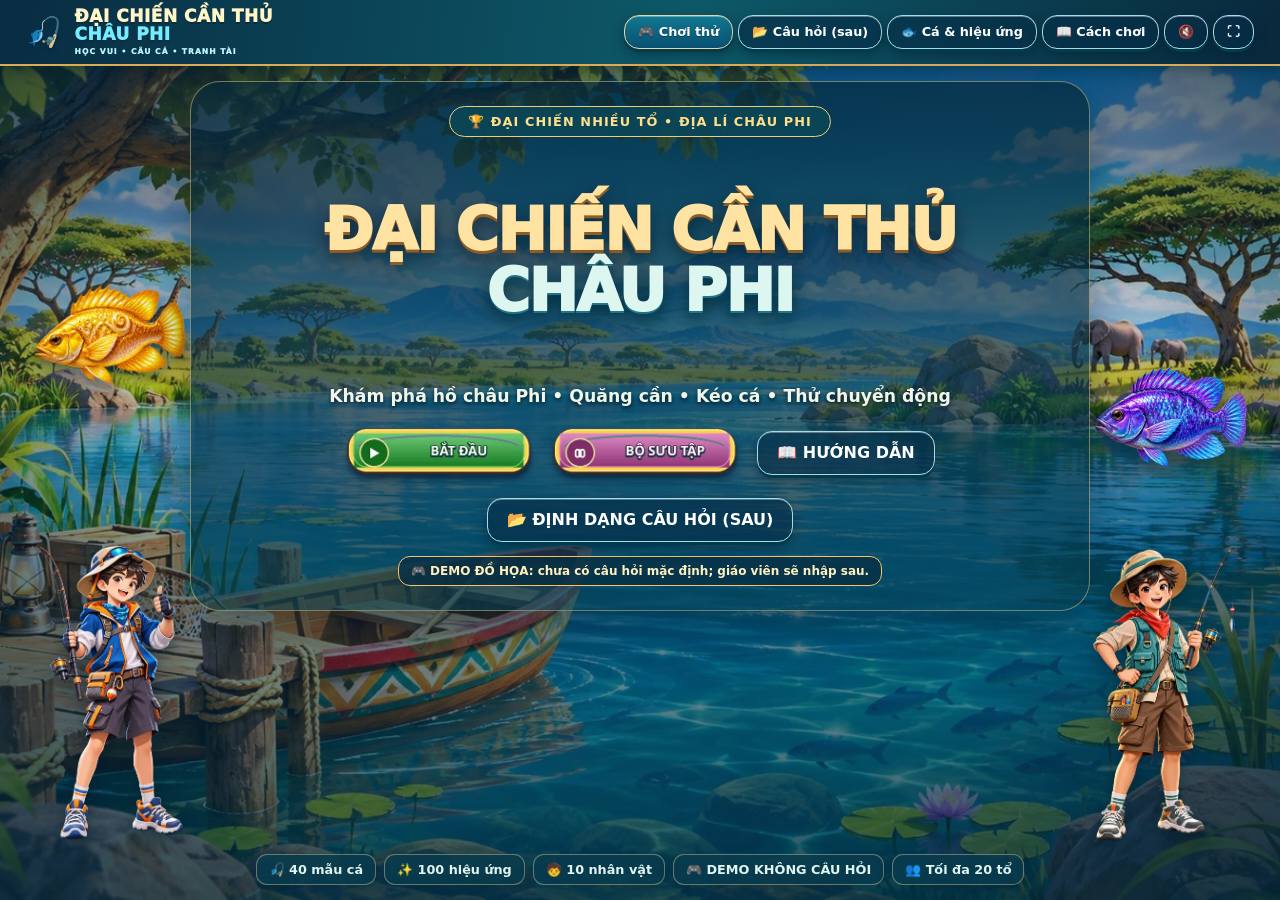
<file: docs/dai-chien-can-thu-chau-phi/index.html>
<!doctype html>
<html lang="vi">
<head>
  <meta charset="utf-8" />
  <meta name="viewport" content="width=device-width, initial-scale=1, viewport-fit=cover" />
  <meta name="theme-color" content="#063c61" />
  <meta name="description" content="Đại chiến cần thủ châu Phi — game ôn tập địa lí nhiều tổ, câu cá tranh tài, 4 hình thức câu hỏi." />
  <title>ĐẠI CHIẾN CẦN THỦ CHÂU PHI – Bản xem thử đồ họa V28</title>
  <link rel="icon" href="favicon.svg" type="image/svg+xml" />
  <link rel="stylesheet" href="style.css?v=29a" />
</head>
<body>
  <div id="app" role="main"><noscript>Cần bật JavaScript để chơi trò chơi.</noscript></div>
  <div id="fxPortal" aria-live="polite"></div>
  <script src="data/game-data.js?v=29a"></script>
  <script src="question-bank.js?v=29a"></script>
  <script src="app.js?v=29a"></script>
</body>
</html>
</file>
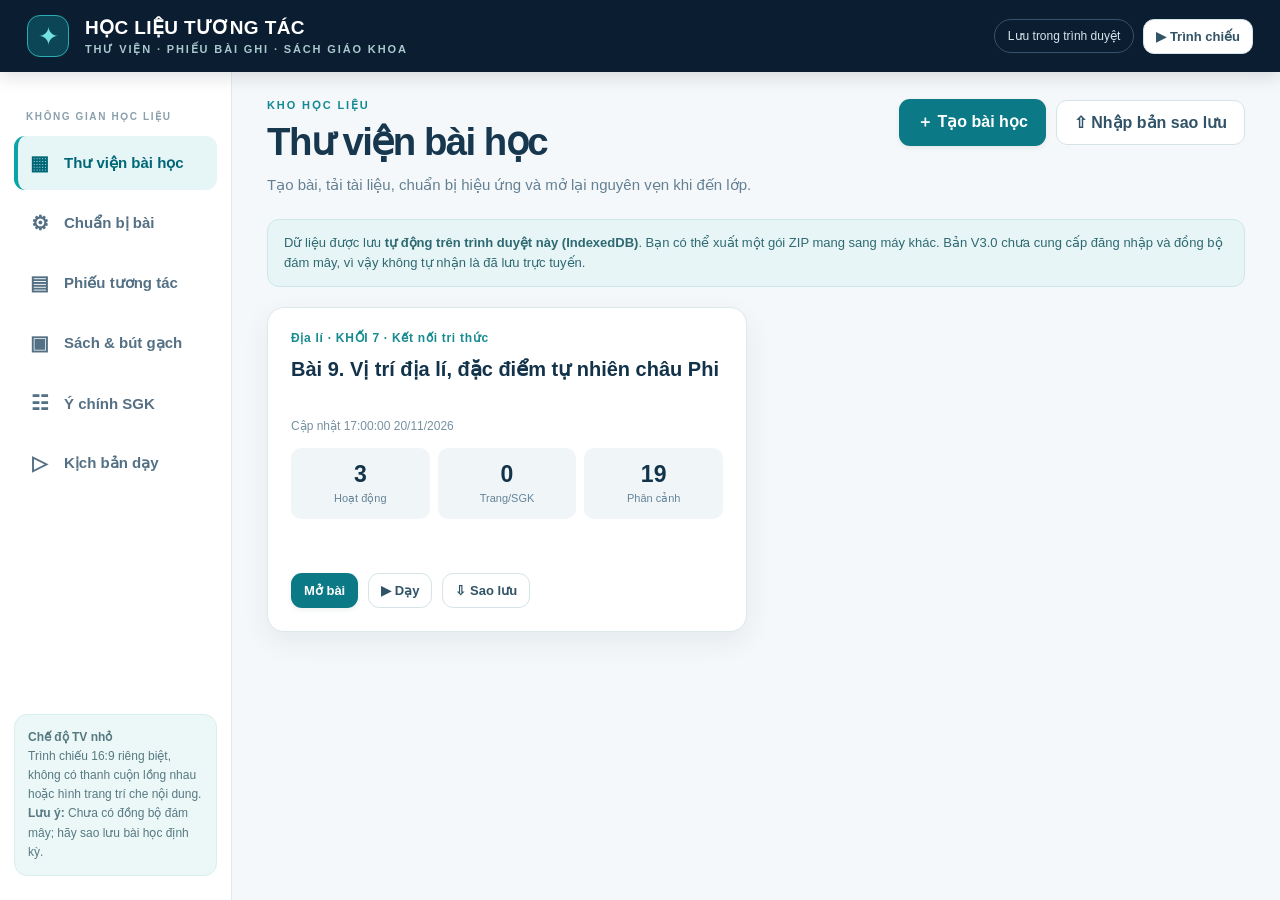
<file: docs/hoc-lieu-v22/index.html>
<!doctype html><html lang="vi"><head><meta charset="utf-8"><meta name="viewport" content="width=device-width, initial-scale=1"><title>Học liệu tương tác V3.1 · Nhận diện phiếu Word</title><meta name="application-name" content="Học liệu tương tác V3.0">
<style>
:root{--navy:#10273b;--deep:#0b1d30;--ink:#12334a;--muted:#658198;--teal:#087e8b;--pale:#eef6f7;--light:#f5f8fa;--line:#d9e6e9;--gold:#efb044;--shadow:0 10px 28px #0b294212;--radius:17px}
*{box-sizing:border-box}html,body{margin:0;min-height:100%;background:var(--light);color:var(--ink);font-family:Inter,"Segoe UI",Arial,sans-serif}button,input,textarea,select{font:inherit}button{cursor:pointer}button:focus-visible,input:focus-visible,textarea:focus-visible{outline:3px solid #ffbf59;outline-offset:2px}button:disabled{cursor:not-allowed;opacity:.42}.hide{display:none!important}.app{min-height:100vh;display:flex;flex-direction:column}.top{background:var(--deep);color:#fff;height:72px;display:flex;align-items:center;gap:16px;padding:0 27px;box-shadow:0 5px 17px #09172522;z-index:3}.logo{width:42px;height:42px;background:#0c4656;border:1px solid #29adb2;border-radius:13px;display:grid;place-items:center;color:#72e1df;font-size:25px}.brand{font-weight:850;font-size:19px;letter-spacing:.02em}.brand small{display:block;color:#a9c9ce;font-size:11px;font-weight:700;letter-spacing:.17em;margin-top:4px}.top-right{margin-left:auto;display:flex;align-items:center;gap:9px}.top-tag{font-size:12px;color:#d4e7ec;border:1px solid #38526b;border-radius:30px;padding:9px 13px}.shell{display:grid;grid-template-columns:232px minmax(0,1fr);min-height:calc(100vh - 72px)}.side{background:#fff;border-right:1px solid #e0eaed;padding:24px 14px;display:flex;flex-direction:column;gap:6px}.side-label{font-size:10px;text-transform:uppercase;letter-spacing:.16em;font-weight:900;color:#8aa0ac;margin:15px 12px 8px}.nav{border:0;background:transparent;color:#547084;border-radius:11px;display:flex;align-items:center;gap:11px;padding:15px 12px;text-align:left;font-weight:760;font-size:15px;width:100%}.nav span{font-size:20px;min-width:27px;text-align:center}.nav.active{background:#e6f5f6;color:#006776;border-left:4px solid #09a4a7;padding-left:8px}.nav:hover{background:#edf5f5}.side-bottom{margin-top:auto;background:#ecf7f7;border:1px solid #d9eeee;border-radius:13px;padding:13px;font-size:12px;line-height:1.6;color:#577a82}.main{padding:27px 35px 60px;min-width:0;max-width:1660px;width:100%;margin:0 auto}.eyebrow{text-transform:uppercase;letter-spacing:.17em;font-size:11px;font-weight:900;color:#138995;margin-bottom:8px}.title{font-size:clamp(27px,3vw,39px);letter-spacing:-.04em;line-height:1.13;margin:0 0 10px;color:#17374f}.lead{color:#648094;font-size:15px;line-height:1.55;margin:0 0 22px}.actions{display:flex;gap:10px;flex-wrap:wrap;align-items:center}.btn{border:1px solid transparent;border-radius:11px;background:#0b7986;color:white;font-weight:800;padding:12px 17px;box-shadow:0 2px 5px #142e3514}.btn:hover{filter:brightness(1.05)}.btn.ghost{background:#fff;color:#315367;border:1px solid #d6e4e8;box-shadow:none}.btn.dark{background:#193950}.btn.gold{background:#eeb14c;color:#3d2c0b}.btn.sm{font-size:13px;padding:9px 12px}.btn.warn{background:#fee8df;color:#a54a31}.panel{background:#fff;border:1px solid #dbe7eb;border-radius:var(--radius);padding:23px;box-shadow:var(--shadow);margin:16px 0 20px}.panel h2{font-size:21px;margin:0 0 6px}.panel h3{margin:16px 0 10px;font-size:17px}.sub{color:#70899b;font-size:13px;line-height:1.5}.hr{border:0;border-top:1px solid #e6eef0;margin:19px 0}.grid{display:grid;grid-template-columns:repeat(3,minmax(0,1fr));gap:18px}.lesson-card{padding:23px;background:#fff;border:1px solid #dce8e9;border-radius:17px;box-shadow:var(--shadow);display:flex;flex-direction:column;gap:12px}.lesson-card .type{color:#168b90;font-weight:850;font-size:12px;letter-spacing:.06em}.lesson-card h3{font-size:20px;line-height:1.27;margin:0;min-height:50px}.lesson-card p{font-size:12px;color:#7791a0;margin:0}.lesson-card .actions{margin-top:auto}.statrow{display:grid;grid-template-columns:repeat(3,1fr);gap:8px;margin:3px 0}.stat{background:#f0f6f8;border-radius:10px;padding:13px 8px;text-align:center}.stat b{display:block;font-size:23px}.stat small{font-size:11px;color:#668399}.row{display:flex;gap:12px;flex-wrap:wrap}.row>*{min-width:0}.grow{flex:1}.form{display:grid;gap:6px}.form label{font-size:12px;font-weight:850;color:#4d6c7e}.field{width:100%;border:1px solid #cddfe5;border-radius:10px;background:white;color:#17374c;padding:11px 13px;min-height:43px}.field.large{font-size:17px}.field:focus{border-color:#0d9297}.formgrid{display:grid;grid-template-columns:repeat(2,minmax(0,1fr));gap:13px}.filezone{border:2px dashed #b9d9df;background:#f7fcfc;border-radius:14px;padding:20px;display:flex;flex-direction:column;gap:12px;min-width:0}.filezone b{font-size:17px}.filezone small{color:#6a8793;line-height:1.4}.filezone input{max-width:100%;font-size:13px}.notice{border-radius:12px;padding:13px 16px;background:#e7f5f6;border:1px solid #cbe8e8;color:#2f6972;font-size:13px;line-height:1.55}.notice.warning{background:#fff7e6;border-color:#f4dfad;color:#805c23}.tag{display:inline-flex;background:#e5f3f3;border-radius:30px;color:#23717b;font-size:11px;padding:6px 10px;font-weight:840}.tabbar{display:flex;gap:7px;flex-wrap:wrap;padding:5px;background:#eaf2f4;border-radius:12px;width:fit-content;margin:14px 0 18px}.tabbar button{border:0;background:transparent;border-radius:9px;padding:12px 16px;font-weight:800;color:#607f8b}.tabbar button.active{background:#fff;color:#087e8b;box-shadow:0 2px 6px #142b3518}.listline{padding:13px 5px;border-bottom:1px solid #e8eff1;display:flex;gap:13px;align-items:center}.listline:last-child{border-bottom:0}.listline .ico{font-size:23px}.listline .desc{flex:1;min-width:0}.listline b{display:block;font-size:14px}.listline small{display:block;color:#8195a0;margin-top:5px}.scrollx{overflow-x:auto}.tighttable{border-collapse:collapse;width:100%;font-size:14px}.tighttable th{background:#f3f8f9;text-align:left;color:#4e7580}.tighttable td,.tighttable th{padding:12px;border-bottom:1px solid #e5eff0;vertical-align:top}.tighttable input{width:100%;border:1px solid #cfdfe3;border-radius:7px;padding:8px}.words{display:flex;gap:8px;flex-wrap:wrap;padding:12px;background:#f0f8f8;border-radius:12px}.wordchip{background:white;border:1px solid #c5dfe1;border-radius:8px;color:#235d65;padding:8px 10px;font-size:13px;font-weight:750}.sentence{font-size:16px;line-height:1.65;border-bottom:1px dashed #e1ecee;padding:10px 0}.sentence input{width:125px;max-width:100%;border:0;border-bottom:2px solid #2faaa9;border-radius:5px;padding:5px;background:#f0f9fa;color:#16505e;font-weight:800;text-align:center}.workbook-note{background:#fff8e8;border-left:4px solid #ebb447;padding:10px 14px;font-size:13px;color:#80652f}.selectfile{width:100%;font-size:13px}.libraryhead{display:flex;justify-content:space-between;align-items:start;gap:15px;flex-wrap:wrap}.preview-grid{display:grid;grid-template-columns:minmax(0,1.15fr) minmax(280px,.85fr);gap:18px}.reader{background:#e9f0f3;border:1px solid #cadde2;border-radius:14px;position:relative;min-height:520px;display:flex;flex-direction:column;overflow:hidden}.reader-head{padding:12px;background:#fff;border-bottom:1px solid #d8e6e9;display:flex;gap:8px;align-items:center;flex-wrap:wrap;z-index:2}.viewer{position:relative;flex:1;overflow:auto;background:#d7e2e6;display:flex;align-items:flex-start;justify-content:center;padding:20px;min-height:400px;touch-action:pan-x pan-y}.pageholder{position:relative;flex:none;background:#fff;box-shadow:0 10px 25px #17374d28;line-height:0;transform-origin:top center;max-width:none}.pageholder img{display:block;max-width:none;image-rendering:auto}.pageholder canvas{display:block;max-width:none}.inklayer{position:absolute;inset:0;z-index:1;overflow:visible;touch-action:none}.inklayer .line{stroke:#e8a92c;stroke-width:1.8;stroke-linecap:round;fill:none;vector-effect:non-scaling-stroke}.inklayer.draw .line{stroke-dasharray:140;stroke-dashoffset:140;animation:drawline .9s forwards ease-out}.inklayer .current{stroke:#128993;stroke-dasharray:3 3;fill:none}.inklayer.penmode{cursor:crosshair}.reader-info{background:#eff7f8;padding:12px 16px;color:#577785;font-size:12px;line-height:1.4}.notecard{background:#f7fafb;border:1px solid #deeaec;border-radius:13px;padding:15px;display:grid;gap:11px;margin-bottom:12px}.notecard textarea{width:100%;min-height:75px;padding:10px;border:1px solid #d4e2e7;border-radius:9px;resize:vertical}.chipbtn{background:#f0f8f9;border:1px solid #d2e6e8;border-radius:9px;color:#277583;padding:8px 10px;font-weight:790}.scene{display:flex;justify-content:space-between;gap:15px;padding:14px;align-items:center;border:1px solid #d7e7e9;background:#f8fbfc;border-radius:11px;margin:8px 0}.scene strong{font-size:15px}.scene small{color:#7996a3;display:block;margin-top:5px}.toast{position:fixed;bottom:22px;right:22px;z-index:40;background:#103648;color:white;max-width:min(90vw,450px);padding:15px 20px;border-radius:12px;box-shadow:0 15px 32px #091a2433;font-size:14px;line-height:1.45;transform:translateY(120px);opacity:0;transition:.23s}.toast.show{transform:translateY(0);opacity:1}
/* classroom mode: designed as a complete viewport, never a nested-scrolling teacher interface */
.classroom{position:fixed;inset:0;background:#0b2035;z-index:20;padding:14px;display:grid;place-items:center}.slide{background:#fff;width:min(calc(100vw - 28px),calc((100vh - 28px)*16/9));aspect-ratio:16/9;border-radius:14px;overflow:hidden;display:flex;flex-direction:column;position:relative;box-shadow:0 20px 60px #0004;color:#113148}.slide-head{flex:none;background:linear-gradient(100deg,#102c43,#17465c);color:white;min-height:103px;padding:22px 35px 17px;display:flex;gap:20px;justify-content:space-between;align-items:center}.slide-head small{font-size:clamp(13px,1.2vw,17px);font-weight:800;letter-spacing:.12em;color:#8ee3e3}.slide-head h1{font-size:clamp(23px,2.8vw,42px);line-height:1.14;margin:5px 0 0}.slide-head .count{font-size:15px;font-weight:850;color:#d3e6ed;white-space:nowrap}.slide-body{flex:1;min-height:0;padding:25px 37px 10px;overflow:hidden;display:flex;flex-direction:column;gap:13px}.slide-foot{flex:none;min-height:58px;border-top:1px solid #e0e9ed;background:#f8fbfc;display:flex;gap:9px;padding:9px 25px;align-items:center;justify-content:space-between}.slide-foot .btn{padding:10px 13px;font-size:14px}.slide-foot .transport{display:flex;gap:8px;align-items:center}.slide-intro{font-size:clamp(20px,2.2vw,31px);font-weight:800;color:#27596d}.stage-match{display:grid;grid-template-columns:1fr 1fr;gap:24px;flex:1;min-height:0}.stage-column{display:flex;flex-direction:column;gap:7px;min-height:0}.stage-coltitle{font-size:16px;color:#0e8390;font-weight:880;margin-bottom:4px}.pick{background:#f4f9fa;border:2px solid #dbe9eb;border-radius:10px;padding:9px 12px;font-weight:770;text-align:left;color:#1c4658;font-size:clamp(16px,1.62vw,25px);line-height:1.15;min-height:43px;display:flex;gap:12px;align-items:center}.pick.right{background:#fff}.pick .n{font-weight:950;color:#0c8491;min-width:25px}.pick.selected{background:#fff2d7;border-color:#e9b24b}.pick.done{background:#e1f5f5;border-color:#47b5bd}.pick.good{background:#def6e7;border-color:#4ca979}.pick.bad{background:#fff0ec;border-color:#ee928a}.pick small{margin-left:auto;font-size:16px}.stage-bank{display:flex;gap:7px;flex-wrap:wrap;background:#eff7f9;padding:12px;border-radius:11px;max-height:124px;overflow:auto}.stage-bank button{border:1px solid #bad9de;background:#fff;border-radius:7px;padding:7px 10px;font-weight:790;color:#17677b;font-size:clamp(14px,1.23vw,18px)}.stage-bank button.selected{background:#fbecbb}.stage-lines{flex:1;display:flex;flex-direction:column;gap:10px;justify-content:center;min-height:0}.stage-line{font-size:clamp(22px,2.06vw,30px);line-height:1.4;font-weight:690;background:#f7fafb;border-left:5px solid #5ab7bf;padding:10px 14px;border-radius:8px}.stage-line input{font-size:inherit;font-weight:840;color:#075f6b;width:175px;border:0;border-bottom:3px solid #1aa2ab;text-align:center;background:#e6f7f7;border-radius:6px;padding:2px 6px}.stage-line input.good{background:#dcf6e6;border-color:#2ba66a}.stage-line input.bad{background:#ffe8e2;border-color:#dc7466}.stage-line input.show{background:#ffedc4;border-color:#e2a631}.stage-note{display:flex;flex-direction:column;justify-content:center;gap:17px;flex:1}.stage-note .point{font-size:clamp(27px,3.15vw,48px);font-weight:790;line-height:1.3;padding:15px 20px;background:#f1f8f9;border-left:6px solid #1c9aa3;border-radius:10px;opacity:.32;transform:translateY(5px);transition:.25s}.stage-note .point.visible{opacity:1;transform:none}.stage-note mark{background:transparent;border-bottom:5px solid #e9b140;padding:0 2px;color:inherit}.stage-note .point.visible mark{animation:markdraw .9s}.stage-pdf{position:relative;flex:1;min-height:0;display:flex;justify-content:center;align-items:center;overflow:hidden;background:#e8eff0;border-radius:11px}.stage-pdf img,.stage-pdf canvas{max-width:100%;max-height:100%;object-fit:contain;display:block}.stage-pdf .overlay-frame{position:absolute;inset:0;pointer-events:none}.stage-pdf svg{position:absolute;inset:0;width:100%;height:100%;overflow:visible}.stage-pdf line{stroke:#f3b63a;stroke-width:1.2;stroke-linecap:round;vector-effect:non-scaling-stroke}.stage-pdf svg.anim line{stroke-dasharray:150;stroke-dashoffset:150;animation:drawline 1.2s forwards}.stage-blank{flex:1;display:flex;align-items:center;justify-content:center;text-align:center;color:#718b96;font-size:22px}.classroom .transcript{display:none}.exit-cls{position:fixed;right:18px;top:14px;z-index:25;background:#253f4f;border:1px solid #637e88;border-radius:9px;color:#fff;padding:8px 12px;font-size:12px;opacity:.15}.exit-cls:hover,.exit-cls:focus{opacity:1}body.presenting{overflow:hidden}@keyframes drawline{to{stroke-dashoffset:0}}@keyframes markdraw{from{border-bottom-color:transparent}to{border-bottom-color:#e9b140}}@media(max-width:1100px){.grid{grid-template-columns:repeat(2,minmax(0,1fr))}.main{padding:23px}.preview-grid{grid-template-columns:1fr}.slide-head{min-height:82px;padding:14px 25px}.slide-body{padding:17px 24px}.stage-bank{max-height:106px}.stage-line{padding:7px 12px}}@media(max-width:740px){.top{padding:0 14px}.brand{font-size:15px}.top-tag{display:none}.shell{grid-template-columns:1fr}.side{flex-direction:row;overflow-x:auto;align-items:center;padding:8px;gap:5px;position:sticky;top:0;z-index:4;box-shadow:0 3px 10px #203e5014}.side-label,.side-bottom{display:none}.nav{min-width:max-content;width:auto;font-size:12px;padding:10px}.nav span{font-size:17px;min-width:22px}.main{padding:18px 14px}.grid,.formgrid{grid-template-columns:1fr}.panel{padding:17px}.slide-head{min-height:61px;padding:9px 13px}.slide-head h1{font-size:17px}.slide-head small,.slide-head .count{font-size:9px}.slide-body{padding:9px}.slide-foot{padding:5px;min-height:42px}.slide-foot .btn{font-size:10px;padding:6px 8px}.pick{font-size:12px;min-height:28px;padding:5px}.stage-bank{max-height:58px;padding:5px}.stage-bank button{font-size:10px;padding:4px}.stage-coltitle{font-size:10px}.stage-line{font-size:13px}.stage-line input{width:72px}.stage-note{gap:6px}.stage-note .point{font-size:15px;padding:6px 9px}}

/* V2.3 · Ưu tiên màn hình TV nhỏ và SGK phóng to */
.book-workspace.preview-grid{grid-template-columns:minmax(0,2.7fr) minmax(270px,.85fr);gap:13px;align-items:stretch}
.book-workspace .book-primary-panel{padding:12px}
.book-workspace .book-settings{padding:17px}
.book-workspace .reader{height:max(560px,calc(100dvh - 260px));min-height:560px}
.book-workspace .reader-head{gap:7px;padding:9px 11px;flex-wrap:wrap}
.book-workspace .reader-head .btn{font-size:14px;min-height:43px;padding:9px 12px;white-space:nowrap}
.book-workspace .reader-head .book-file-select{width:clamp(150px,16vw,250px);max-width:250px;font-size:14px;min-height:43px}
.book-page-label,.book-zoom-label{font-size:17px;font-weight:900;white-space:nowrap;color:#153e51}
.book-quality-pill{font-weight:800;font-size:12px;color:#a64b2e;max-width:235px}
.book-hint{background:#f3f9f9;color:#376679;text-align:left;padding:7px 15px;font-size:13px;line-height:1.45}
.book-workspace .viewer{display:block;text-align:center;padding:12px;min-height:300px;overscroll-behavior:contain}
.book-workspace .pageholder{display:block;width:max-content;max-width:none;margin:0 auto;line-height:0}
.book-workspace #pagecontent img{image-rendering:auto}
svg.inklayer{width:100%;height:100%;position:absolute;inset:0;}.book-workspace .inklayer .region-select{stroke:#058b97;stroke-width:.55;fill:#00a9bb20;stroke-dasharray:1.2 1;vector-effect:non-scaling-stroke}
.book-workspace .reader-info{font-size:13px;padding:9px 12px}
.book-workspace .book-settings .sub{font-size:15px;line-height:1.58}
.book-workspace .book-settings h3{font-size:19px}
.book-focus-only{display:none}
.book-crisp .book-workspace #pagecontent img,.stage-crisp.stage-book #stageBookHolder img{filter:url(#book-clarity-filter) contrast(1.14) brightness(1.025);}
body.book-focus{overflow:hidden}
body.book-focus .app{height:100dvh;overflow:hidden}
body.book-focus .top,body.book-focus .side{display:none!important}
body.book-focus .shell{display:block!important;height:100dvh;min-height:0}
body.book-focus .main{padding:0!important;margin:0!important;height:100dvh;max-width:none!important;overflow:hidden}
body.book-focus .main>.libraryhead{display:none!important}
body.book-focus .book-workspace{display:block!important;gap:0;height:100dvh}
body.book-focus .book-settings{display:none!important}
body.book-focus .book-primary-panel{height:100dvh;margin:0!important;padding:0!important;border:0!important;border-radius:0!important;box-shadow:none!important}
body.book-focus .book-workspace .reader{height:100dvh;min-height:0;border:0;border-radius:0}
body.book-focus .book-workspace .reader-head{background:#f8fbfc;border-bottom:2px solid #b7d4dc;padding:8px 12px;gap:9px;min-height:62px}
body.book-focus .book-workspace .reader-head .btn{font-size:15px;min-height:43px;padding:8px 10px}
body.book-focus .book-workspace .reader-head .book-file-select{font-size:16px;max-width:230px}
body.book-focus .book-workspace .book-hint{font-size:14px;padding:6px 13px}
body.book-focus .book-workspace .viewer{height:auto;min-height:0;flex:1;padding:8px}
body.book-focus .book-workspace .reader-info{display:none}
body.book-focus .book-focus-only{display:inline-flex;align-items:center}
body.book-focus .book-quality-pill{max-width:210px;font-size:11px}
.stage-pdf.stage-book{display:flex;flex-direction:column;align-items:stretch;justify-content:stretch;overflow:hidden}
.stage-book-toolbar{display:flex;align-items:center;justify-content:center;gap:9px;flex-wrap:wrap;padding:7px 9px;min-height:48px;background:#f0f7f9;border-bottom:1px solid #ccdfe5;z-index:3}
.stage-book-toolbar .btn{padding:7px 13px;font-size:16px}
.stage-book-toolbar b{min-width:57px;text-align:center;color:#163c54;font-size:17px}
.stage-book-toolbar span{font-size:13px;color:#537b87}
.stage-book-scroller{position:relative;flex:1;min-height:0;min-width:0;overflow:auto;display:block;padding:8px;overscroll-behavior:contain;text-align:center}
#stageBookHolder{width:max-content;max-width:none;margin:0 auto;position:relative;line-height:0;background:white;box-shadow:0 5px 12px #12324526}
.stage-book #stageBookHolder img,.stage-book #stageBookHolder canvas{display:block;max-width:none;max-height:none;object-fit:unset}
.stage-book #stageBookHolder .stage-ink{display:block;position:absolute;inset:0;width:100%;height:100%;pointer-events:none;overflow:visible}
.stage-book #stageBookHolder .stage-ink line{stroke:#f0ad34;stroke-width:.45;stroke-linecap:round;vector-effect:none}
@media(max-width:1150px){.book-workspace.preview-grid{grid-template-columns:minmax(0,1fr)}.book-workspace .book-settings{order:2}.book-workspace .reader{height:calc(100dvh - 290px)}}
@media(max-width:740px){body.book-focus .book-workspace .reader-head .btn{font-size:13px;min-height:36px;padding:6px 9px}body.book-focus .book-workspace .reader-head .book-file-select{max-width:170px;font-size:12px}.book-quality-pill{display:none}.stage-book-toolbar span{display:none}}

/* V2.4 - Bộ bút dạ quang trực quan, rõ chữ, ít thao tác */
.inklayer{pointer-events:none;isolation:auto}
.inklayer.penmode{pointer-events:auto;cursor:crosshair}
.inklayer .ink-mark.ink-highlight,.stage-ink .ink-mark.ink-highlight{fill:var(--mark-color,#ffe052);opacity:var(--mark-opacity,.60);mix-blend-mode:multiply;stroke:none}
.inklayer .ink-mark.ink-under,.stage-ink .ink-mark.ink-under{stroke:var(--mark-color,#e0a52a);stroke-width:.37;stroke-linecap:round;fill:none;opacity:.95;vector-effect:none}
.inklayer .ink-mark.is-hidden,.stage-ink .ink-mark.is-hidden{display:none}
.inklayer .ink-mark.ink-reveal,.stage-ink .ink-mark.ink-reveal{animation:hlSweep .85s cubic-bezier(.12,.7,.14,1) both;transform-origin:0% 50%;transform-box:fill-box}
@keyframes hlSweep{from{opacity:0;transform:scaleX(.015)}35%{opacity:var(--mark-opacity,.48)}to{opacity:var(--mark-opacity,.48);transform:scaleX(1)}}
.inklayer .ink-mark.ink-under.ink-reveal,.stage-ink .ink-mark.ink-under.ink-reveal{animation:lineSweep .82s cubic-bezier(.2,.85,.15,1) both}
@keyframes lineSweep{from{opacity:0;transform:scaleX(0)}to{opacity:.98;transform:scaleX(1)}}
.inklayer .ink-highlight-preview{opacity:.48;mix-blend-mode:multiply;stroke:#cc9a00;stroke-width:.12;stroke-dasharray:.7 .4}
.inklayer .ink-under-preview{stroke:#127f89;stroke-width:.33;fill:none;stroke-dasharray:1 .45}
.ink-controls{display:flex;align-items:center;gap:9px;flex-wrap:wrap;padding:10px 0 5px}
.ink-mode{border:1.5px solid #b9d3dd;background:#f4fbfc;border-radius:11px;font-weight:850;color:#153e54;padding:10px 13px;min-height:44px;cursor:pointer}
.ink-mode.active{background:#087f8f;color:#fff;border-color:#087f8f;box-shadow:0 3px 14px #087f8f30}
.ink-swatch{display:inline-flex;width:36px;height:36px;border:3px solid #fff;border-radius:100%;outline:1px solid #adbfca;background:var(--swatch);cursor:pointer;align-items:center;justify-content:center;font-size:17px;color:#163348;box-shadow:0 2px 5px #16334815}
.ink-swatch.active{outline:3px solid #0a8b9a;box-shadow:0 0 0 3px #fff inset}
.ink-size{font-family:inherit;font-weight:800;border:1px solid #c6d8df;border-radius:10px;min-height:42px;padding:6px 9px;background:#fff;color:#163b51}
.ink-counter{font-size:14px;color:#376777;font-weight:900;min-width:63px;white-space:nowrap}
.book-workspace .book-settings .ink-help{background:#eff9f3;border:1px solid #c8ead2;border-radius:12px;padding:11px 14px;color:#27594c;font-size:15px;line-height:1.55}
.book-quick-ink{display:none;gap:6px;align-items:center;flex-wrap:nowrap}
.book-quick-ink .ink-mode{padding:8px 10px;min-height:38px;white-space:nowrap;font-size:14px}
.book-quick-ink .ink-swatch{width:29px;height:29px;min-width:29px}
.book-quick-ink .ink-counter{font-size:13px;min-width:43px}
body.book-focus .book-quick-ink{display:flex;order:10;margin-left:auto}
body.book-focus .book-workspace .reader-head{flex-wrap:nowrap;gap:6px;padding:6px 10px;min-height:56px}
body.book-focus .book-workspace .reader-head .btn{font-size:13px;min-height:38px;padding:7px 9px}
body.book-focus .book-workspace .reader-head .book-file-select,body.book-focus #fitWidthBook,body.book-focus #clarityBook,body.book-focus #bookQuality,body.book-focus .book-focus-only{display:none!important}
body.book-focus .book-workspace .book-hint{display:none!important}
body.book-focus .book-workspace .viewer{padding:4px}
body.book-focus .book-workspace .reader-head #focusBook{font-size:12px}
.stage-ink .ink-mark.ink-highlight{opacity:var(--mark-opacity,.60)}
.stage-book #stageBookHolder .stage-ink .ink-mark.ink-under{stroke:var(--mark-color,#e0a52a);stroke-width:.38}
.stage-book-toolbar .ink-stage-action{background:#086f7f;color:#fff;border:0;font-weight:850}
.stage-book-toolbar .stage-ink-count{font-weight:900;color:#126578}
@media(max-width:1450px){body.book-focus .book-workspace .reader-head .book-page-label{font-size:14px}body.book-focus .book-quick-ink .ink-mode{padding:7px 8px;font-size:12px}body.book-focus #zoomOut,body.book-focus #zoomIn{min-width:32px}body.book-focus #zoomRegionBook{font-size:12px}}
@media(max-width:1050px){body.book-focus .book-workspace .reader-head{flex-wrap:wrap}body.book-focus .book-quick-ink{order:10;width:100%;justify-content:center}body.book-focus .book-workspace .reader-head .book-zoom-label{font-size:14px}}
@media(prefers-reduced-motion:reduce){.inklayer .ink-mark.ink-reveal,.stage-ink .ink-mark.ink-reveal{animation:none}}

.lesson-library-grid{grid-template-columns:repeat(auto-fit,minmax(min(360px,100%),1fr));align-items:stretch;max-width:none}
.lesson-library-grid .lesson-card{min-height:300px}
@media(min-width:1280px){.lesson-library-grid{grid-template-columns:repeat(2,minmax(0,1fr))}.lesson-library-grid .lesson-card{min-height:325px}}

.slide-head{min-height:72px;padding:12px 22px}.slide-head h1{font-size:clamp(23px,2.25vw,35px)}.slide-foot{min-height:60px}
.stage-book-toolbar{min-height:42px;padding:4px 8px;gap:6px}.stage-book-toolbar .btn{min-height:35px;padding:6px 9px;font-size:13px}
@media(max-height:800px){.slide-head{min-height:62px;padding:9px 18px}.slide-foot{min-height:56px;padding:6px 12px}.stage-book-toolbar{min-height:38px}}

/* V3.0: text-first highlighting and faithful SGK heading hierarchy */
.section-nav-bar{display:flex;align-items:center;flex-wrap:wrap;gap:9px;padding:11px 14px;background:#eaf6f8;border-bottom:1px solid #bcdce1}
.section-nav-bar>label{font-weight:950;font-size:13px;color:#0c6376;letter-spacing:.07em}
.section-nav-bar select{flex:1;min-width:230px;max-width:470px;font-size:16px;font-weight:850;height:43px}
.section-nav-bar small{color:#416c7a;font-size:12px;font-weight:750}
.outline-editor{display:grid;gap:8px;margin:12px 0}.outline-row{display:grid;grid-template-columns:47px minmax(0,1fr) 128px;gap:8px;align-items:center}.sgk-code{background:#e4f4f7;color:#0a667a;text-align:center;border-radius:8px;font-weight:950;padding:10px}
.book-workspace.preview-grid{grid-template-columns:minmax(0,3.4fr) minmax(285px,.82fr)}
.book-primary-panel{min-width:0}.book-crisp-area{padding:17px;min-height:600px;min-width:0;width:100%;background:#edf4f7}
.book-crisp-area[hidden],#stageCrisp[hidden],#stageFocusCallout[hidden]{display:none!important}
.book-crisp-area .crisp-sheet{max-width:1380px;margin:0 auto}
.crisp-sheet{font-size:clamp(23px,2.1vw,38px);line-height:1.52;background:white;min-width:0;padding:clamp(20px,3vw,50px);border-radius:15px;box-shadow:0 9px 35px #102a4320;color:#162c40}
.crisp-sheet .crisp-kicker{font-weight:950;font-size:.45em;letter-spacing:.09em;color:#087f8f}
.crisp-sheet h2{font-size:1.12em;color:#075b87;line-height:1.25;margin:12px 0 16px;letter-spacing:-.018em}
.crisp-sheet .crisp-parent{font-size:.55em;font-weight:800;color:#566f80;margin-bottom:10px}
.crisp-point{font-size:1em;font-weight:650;padding:16px 6px;border-bottom:1px solid #dce7ec}
.crisp-point mark,.stage-note mark{background:#ffe052;color:#0a1722;padding:2px 6px;border-radius:5px;font-weight:950;box-decoration-break:clone;-webkit-box-decoration-break:clone}
.crisp-sheet .crisp-footnote{color:#778b96;font-size:.41em;margin-top:18px}
.crisp-empty{padding:28px;color:#9b562c;background:#fff6e7;border-radius:10px;font-size:.65em}
/* Larger, higher-contrast highlight. Multiply preserves underlying black pixels; a separate callout makes text sharp even for raster sources. */
.inklayer .ink-mark.ink-highlight,.stage-ink .ink-mark.ink-highlight{opacity:var(--mark-opacity,.82)!important;mix-blend-mode:multiply;stroke:#ae7800;stroke-width:.13;paint-order:stroke fill;filter:drop-shadow(0 .07px .07px #8d6700)}
.inklayer .ink-highlight-preview{opacity:.72;mix-blend-mode:multiply;stroke:#996200;stroke-width:.12}
.stage-focus-callout{display:block;background:#ffe052;color:#101820;font-weight:950;font-size:clamp(24px,2.3vw,40px);text-align:center;line-height:1.18;padding:9px 20px;border-bottom:3px solid #b77906;box-shadow:0 5px 10px #152b3628;z-index:6;max-height:110px;overflow:auto}
.stage-section-label{font-size:clamp(14px,1.2vw,19px)!important;color:#0a5671!important;font-weight:950!important;max-width:46%;white-space:nowrap;overflow:hidden;text-overflow:ellipsis}
.stage-chapter-heading{font-size:clamp(24px,2.4vw,39px);font-weight:950;color:#086c89;background:#e7f8fc;padding:9px 20px;border-left:8px solid #078b9a;margin-bottom:12px}
.stage-note{gap:10px}.stage-note .point{font-weight:760;line-height:1.34;font-size:clamp(24px,2.35vw,38px)}
.stage-book-scroller #stageCrisp{width:100%;max-width:100%;height:100%;min-height:100%;text-align:left}
.stage-book-scroller #stageCrisp .crisp-sheet{min-height:100%;box-shadow:none;border-radius:0}
.stage-book-toolbar{justify-content:flex-start;gap:7px;flex-wrap:nowrap;overflow-x:auto;scrollbar-width:thin}
.stage-book-toolbar .btn{flex-shrink:0}
.stage-book-toolbar .btn.gold{background:#ffe052;color:#101820}
.stage-book-toolbar .btn.active{background:#085e72!important;color:white!important}
.stage-book-toolbar>.stage-section-label{margin-right:auto;min-width:120px}
/* Better use of 16:9 stage. Avoid huge empty gap above fill tasks. */
.slide-body{padding:clamp(14px,2vh,26px) clamp(18px,2.4vw,46px)!important;justify-content:flex-start!important}
.slide-intro{font-size:clamp(25px,2.3vw,38px);margin:3px 0 14px!important;font-weight:900;color:#0b5b73}
.stage-bank{gap:9px!important;padding:13px 15px!important;margin:0 0 18px!important}
.stage-bank button{font-size:clamp(17px,1.45vw,23px)!important;padding:9px 12px!important;min-height:47px!important;font-weight:900}
.stage-lines{gap:11px!important;margin-top:12px!important}
.stage-line{font-size:clamp(23px,2.12vw,33px)!important;padding:12px 16px!important;line-height:1.45!important;max-width:100%}
.stage-line input{min-width:140px!important;max-width:255px!important;font-size:clamp(21px,2vw,31px)!important;font-weight:900!important}
.stage-match .pick{font-size:clamp(17px,1.45vw,24px)!important;min-height:54px}
.slide-head{padding:10px 22px}.slide-head h1{font-size:clamp(28px,2.5vw,40px);line-height:1.22}
.slide-foot{padding:7px 15px;min-height:57px}.slide-foot .transport button{font-size:clamp(14px,1vw,18px)}
@media(max-width:1120px){.book-workspace.preview-grid{grid-template-columns:minmax(0,1fr)}.section-nav-bar small{flex-basis:100%}.stage-section-label{max-width:28%}.stage-bank button{font-size:18px!important}}
@media(max-height:760px){.slide-body{padding:10px 20px!important}.stage-bank{padding:9px 12px!important}.stage-line{padding:7px 12px!important}.stage-head{min-height:56px}}
@media(prefers-reduced-motion:reduce){.ink-reveal,.stage-note .point{animation:none!important}}


#bookHighlightCallout{position:sticky;top:2px;z-index:15;margin:0 8px;background:#ffe052;border:3px solid #bc8100;color:#101820;font-weight:950;font-size:clamp(25px,2.5vw,42px);text-align:center;letter-spacing:.01em;line-height:1.24;padding:8px 15px;box-shadow:0 5px 16px #142e4555}
#bookHighlightCallout[hidden]{display:none!important}.ink-mark-list{max-height:250px;overflow-y:auto;display:grid;gap:5px}.ink-mark-row{display:grid;grid-template-columns:54px minmax(0,1fr);gap:6px;align-items:center;font-weight:850;font-size:13px}.ink-mark-row .field{min-width:0;font-size:14px;padding:7px 9px;min-height:36px}
.book-focus .section-nav-bar{padding:5px 12px;gap:6px}.book-focus .section-nav-bar select{height:37px;min-width:195px;font-size:13px}.book-focus .section-nav-bar .btn{font-size:12px;min-height:36px;padding:5px 8px}.book-focus .section-nav-bar>label{font-size:11px}.book-focus .section-nav-bar small{font-size:11px}
@media(max-width:1200px){.book-focus .section-nav-bar small{display:none}}

</style></head><body><svg style="position:absolute;width:0;height:0;overflow:hidden" aria-hidden="true"><defs><filter id="book-clarity-filter" x="-3%" y="-3%" width="106%" height="106%" color-interpolation-filters="sRGB"><feConvolveMatrix order="3" kernelMatrix="0 -.24 0 -.24 1.96 -.24 0 -.24 0" preserveAlpha="true"/></filter></defs></svg><div class="app" id="root"><header class="top"><div class="logo">✦</div><div class="brand">HỌC LIỆU TƯƠNG TÁC<small>THƯ VIỆN · PHIẾU BÀI GHI · SÁCH GIÁO KHOA</small></div><div class="top-right"><span class="top-tag" id="statusText">Lưu trong trình duyệt</span><button class="btn ghost sm" id="quickTeach">▶ Trình chiếu</button></div></header><div class="shell"><nav class="side" id="sidenav"><div class="side-label">Không gian học liệu</div><button class="nav active" data-view="library"><span>▦</span>Thư viện bài học</button><button class="nav" data-view="setup"><span>⚙</span>Chuẩn bị bài</button><button class="nav" data-view="sheet"><span>▤</span>Phiếu tương tác</button><button class="nav" data-view="book"><span>▣</span>Sách & bút gạch</button><button class="nav" data-view="notes"><span>☷</span>Ý chính SGK</button><button class="nav" data-view="story"><span>▷</span>Kịch bản dạy</button><div class="side-bottom"><b>Chế độ TV nhỏ</b><br>Trình chiếu 16:9 riêng biệt, không có thanh cuộn lồng nhau hoặc hình trang trí che nội dung.<br><b>Lưu ý:</b> Chưa có đồng bộ đám mây; hãy sao lưu bài học định kỳ.</div></nav><main class="main" id="main"></main></div></div><div class="toast" id="toast"></div><div id="presentation"></div>
<script>/*!

JSZip v3.10.1 - A JavaScript class for generating and reading zip files
<http://stuartk.com/jszip>

(c) 2009-2016 Stuart Knightley <stuart [at] stuartk.com>
Dual licenced under the MIT license or GPLv3. See https://raw.github.com/Stuk/jszip/main/LICENSE.markdown.

JSZip uses the library pako released under the MIT license :
https://github.com/nodeca/pako/blob/main/LICENSE
*/

!function(e){if("object"==typeof exports&&"undefined"!=typeof module)module.exports=e();else if("function"==typeof define&&define.amd)define([],e);else{("undefined"!=typeof window?window:"undefined"!=typeof global?global:"undefined"!=typeof self?self:this).JSZip=e()}}(function(){return function s(a,o,h){function u(r,e){if(!o[r]){if(!a[r]){var t="function"==typeof require&&require;if(!e&&t)return t(r,!0);if(l)return l(r,!0);var n=new Error("Cannot find module '"+r+"'");throw n.code="MODULE_NOT_FOUND",n}var i=o[r]={exports:{}};a[r][0].call(i.exports,function(e){var t=a[r][1][e];return u(t||e)},i,i.exports,s,a,o,h)}return o[r].exports}for(var l="function"==typeof require&&require,e=0;e<h.length;e++)u(h[e]);return u}({1:[function(e,t,r){"use strict";var d=e("./utils"),c=e("./support"),p="ABCDEFGHIJKLMNOPQRSTUVWXYZabcdefghijklmnopqrstuvwxyz0123456789+/=";r.encode=function(e){for(var t,r,n,i,s,a,o,h=[],u=0,l=e.length,f=l,c="string"!==d.getTypeOf(e);u<e.length;)f=l-u,n=c?(t=e[u++],r=u<l?e[u++]:0,u<l?e[u++]:0):(t=e.charCodeAt(u++),r=u<l?e.charCodeAt(u++):0,u<l?e.charCodeAt(u++):0),i=t>>2,s=(3&t)<<4|r>>4,a=1<f?(15&r)<<2|n>>6:64,o=2<f?63&n:64,h.push(p.charAt(i)+p.charAt(s)+p.charAt(a)+p.charAt(o));return h.join("")},r.decode=function(e){var t,r,n,i,s,a,o=0,h=0,u="data:";if(e.substr(0,u.length)===u)throw new Error("Invalid base64 input, it looks like a data url.");var l,f=3*(e=e.replace(/[^A-Za-z0-9+/=]/g,"")).length/4;if(e.charAt(e.length-1)===p.charAt(64)&&f--,e.charAt(e.length-2)===p.charAt(64)&&f--,f%1!=0)throw new Error("Invalid base64 input, bad content length.");for(l=c.uint8array?new Uint8Array(0|f):new Array(0|f);o<e.length;)t=p.indexOf(e.charAt(o++))<<2|(i=p.indexOf(e.charAt(o++)))>>4,r=(15&i)<<4|(s=p.indexOf(e.charAt(o++)))>>2,n=(3&s)<<6|(a=p.indexOf(e.charAt(o++))),l[h++]=t,64!==s&&(l[h++]=r),64!==a&&(l[h++]=n);return l}},{"./support":30,"./utils":32}],2:[function(e,t,r){"use strict";var n=e("./external"),i=e("./stream/DataWorker"),s=e("./stream/Crc32Probe"),a=e("./stream/DataLengthProbe");function o(e,t,r,n,i){this.compressedSize=e,this.uncompressedSize=t,this.crc32=r,this.compression=n,this.compressedContent=i}o.prototype={getContentWorker:function(){var e=new i(n.Promise.resolve(this.compressedContent)).pipe(this.compression.uncompressWorker()).pipe(new a("data_length")),t=this;return e.on("end",function(){if(this.streamInfo.data_length!==t.uncompressedSize)throw new Error("Bug : uncompressed data size mismatch")}),e},getCompressedWorker:function(){return new i(n.Promise.resolve(this.compressedContent)).withStreamInfo("compressedSize",this.compressedSize).withStreamInfo("uncompressedSize",this.uncompressedSize).withStreamInfo("crc32",this.crc32).withStreamInfo("compression",this.compression)}},o.createWorkerFrom=function(e,t,r){return e.pipe(new s).pipe(new a("uncompressedSize")).pipe(t.compressWorker(r)).pipe(new a("compressedSize")).withStreamInfo("compression",t)},t.exports=o},{"./external":6,"./stream/Crc32Probe":25,"./stream/DataLengthProbe":26,"./stream/DataWorker":27}],3:[function(e,t,r){"use strict";var n=e("./stream/GenericWorker");r.STORE={magic:"\0\0",compressWorker:function(){return new n("STORE compression")},uncompressWorker:function(){return new n("STORE decompression")}},r.DEFLATE=e("./flate")},{"./flate":7,"./stream/GenericWorker":28}],4:[function(e,t,r){"use strict";var n=e("./utils");var o=function(){for(var e,t=[],r=0;r<256;r++){e=r;for(var n=0;n<8;n++)e=1&e?3988292384^e>>>1:e>>>1;t[r]=e}return t}();t.exports=function(e,t){return void 0!==e&&e.length?"string"!==n.getTypeOf(e)?function(e,t,r,n){var i=o,s=n+r;e^=-1;for(var a=n;a<s;a++)e=e>>>8^i[255&(e^t[a])];return-1^e}(0|t,e,e.length,0):function(e,t,r,n){var i=o,s=n+r;e^=-1;for(var a=n;a<s;a++)e=e>>>8^i[255&(e^t.charCodeAt(a))];return-1^e}(0|t,e,e.length,0):0}},{"./utils":32}],5:[function(e,t,r){"use strict";r.base64=!1,r.binary=!1,r.dir=!1,r.createFolders=!0,r.date=null,r.compression=null,r.compressionOptions=null,r.comment=null,r.unixPermissions=null,r.dosPermissions=null},{}],6:[function(e,t,r){"use strict";var n=null;n="undefined"!=typeof Promise?Promise:e("lie"),t.exports={Promise:n}},{lie:37}],7:[function(e,t,r){"use strict";var n="undefined"!=typeof Uint8Array&&"undefined"!=typeof Uint16Array&&"undefined"!=typeof Uint32Array,i=e("pako"),s=e("./utils"),a=e("./stream/GenericWorker"),o=n?"uint8array":"array";function h(e,t){a.call(this,"FlateWorker/"+e),this._pako=null,this._pakoAction=e,this._pakoOptions=t,this.meta={}}r.magic="\b\0",s.inherits(h,a),h.prototype.processChunk=function(e){this.meta=e.meta,null===this._pako&&this._createPako(),this._pako.push(s.transformTo(o,e.data),!1)},h.prototype.flush=function(){a.prototype.flush.call(this),null===this._pako&&this._createPako(),this._pako.push([],!0)},h.prototype.cleanUp=function(){a.prototype.cleanUp.call(this),this._pako=null},h.prototype._createPako=function(){this._pako=new i[this._pakoAction]({raw:!0,level:this._pakoOptions.level||-1});var t=this;this._pako.onData=function(e){t.push({data:e,meta:t.meta})}},r.compressWorker=function(e){return new h("Deflate",e)},r.uncompressWorker=function(){return new h("Inflate",{})}},{"./stream/GenericWorker":28,"./utils":32,pako:38}],8:[function(e,t,r){"use strict";function A(e,t){var r,n="";for(r=0;r<t;r++)n+=String.fromCharCode(255&e),e>>>=8;return n}function n(e,t,r,n,i,s){var a,o,h=e.file,u=e.compression,l=s!==O.utf8encode,f=I.transformTo("string",s(h.name)),c=I.transformTo("string",O.utf8encode(h.name)),d=h.comment,p=I.transformTo("string",s(d)),m=I.transformTo("string",O.utf8encode(d)),_=c.length!==h.name.length,g=m.length!==d.length,b="",v="",y="",w=h.dir,k=h.date,x={crc32:0,compressedSize:0,uncompressedSize:0};t&&!r||(x.crc32=e.crc32,x.compressedSize=e.compressedSize,x.uncompressedSize=e.uncompressedSize);var S=0;t&&(S|=8),l||!_&&!g||(S|=2048);var z=0,C=0;w&&(z|=16),"UNIX"===i?(C=798,z|=function(e,t){var r=e;return e||(r=t?16893:33204),(65535&r)<<16}(h.unixPermissions,w)):(C=20,z|=function(e){return 63&(e||0)}(h.dosPermissions)),a=k.getUTCHours(),a<<=6,a|=k.getUTCMinutes(),a<<=5,a|=k.getUTCSeconds()/2,o=k.getUTCFullYear()-1980,o<<=4,o|=k.getUTCMonth()+1,o<<=5,o|=k.getUTCDate(),_&&(v=A(1,1)+A(B(f),4)+c,b+="up"+A(v.length,2)+v),g&&(y=A(1,1)+A(B(p),4)+m,b+="uc"+A(y.length,2)+y);var E="";return E+="\n\0",E+=A(S,2),E+=u.magic,E+=A(a,2),E+=A(o,2),E+=A(x.crc32,4),E+=A(x.compressedSize,4),E+=A(x.uncompressedSize,4),E+=A(f.length,2),E+=A(b.length,2),{fileRecord:R.LOCAL_FILE_HEADER+E+f+b,dirRecord:R.CENTRAL_FILE_HEADER+A(C,2)+E+A(p.length,2)+"\0\0\0\0"+A(z,4)+A(n,4)+f+b+p}}var I=e("../utils"),i=e("../stream/GenericWorker"),O=e("../utf8"),B=e("../crc32"),R=e("../signature");function s(e,t,r,n){i.call(this,"ZipFileWorker"),this.bytesWritten=0,this.zipComment=t,this.zipPlatform=r,this.encodeFileName=n,this.streamFiles=e,this.accumulate=!1,this.contentBuffer=[],this.dirRecords=[],this.currentSourceOffset=0,this.entriesCount=0,this.currentFile=null,this._sources=[]}I.inherits(s,i),s.prototype.push=function(e){var t=e.meta.percent||0,r=this.entriesCount,n=this._sources.length;this.accumulate?this.contentBuffer.push(e):(this.bytesWritten+=e.data.length,i.prototype.push.call(this,{data:e.data,meta:{currentFile:this.currentFile,percent:r?(t+100*(r-n-1))/r:100}}))},s.prototype.openedSource=function(e){this.currentSourceOffset=this.bytesWritten,this.currentFile=e.file.name;var t=this.streamFiles&&!e.file.dir;if(t){var r=n(e,t,!1,this.currentSourceOffset,this.zipPlatform,this.encodeFileName);this.push({data:r.fileRecord,meta:{percent:0}})}else this.accumulate=!0},s.prototype.closedSource=function(e){this.accumulate=!1;var t=this.streamFiles&&!e.file.dir,r=n(e,t,!0,this.currentSourceOffset,this.zipPlatform,this.encodeFileName);if(this.dirRecords.push(r.dirRecord),t)this.push({data:function(e){return R.DATA_DESCRIPTOR+A(e.crc32,4)+A(e.compressedSize,4)+A(e.uncompressedSize,4)}(e),meta:{percent:100}});else for(this.push({data:r.fileRecord,meta:{percent:0}});this.contentBuffer.length;)this.push(this.contentBuffer.shift());this.currentFile=null},s.prototype.flush=function(){for(var e=this.bytesWritten,t=0;t<this.dirRecords.length;t++)this.push({data:this.dirRecords[t],meta:{percent:100}});var r=this.bytesWritten-e,n=function(e,t,r,n,i){var s=I.transformTo("string",i(n));return R.CENTRAL_DIRECTORY_END+"\0\0\0\0"+A(e,2)+A(e,2)+A(t,4)+A(r,4)+A(s.length,2)+s}(this.dirRecords.length,r,e,this.zipComment,this.encodeFileName);this.push({data:n,meta:{percent:100}})},s.prototype.prepareNextSource=function(){this.previous=this._sources.shift(),this.openedSource(this.previous.streamInfo),this.isPaused?this.previous.pause():this.previous.resume()},s.prototype.registerPrevious=function(e){this._sources.push(e);var t=this;return e.on("data",function(e){t.processChunk(e)}),e.on("end",function(){t.closedSource(t.previous.streamInfo),t._sources.length?t.prepareNextSource():t.end()}),e.on("error",function(e){t.error(e)}),this},s.prototype.resume=function(){return!!i.prototype.resume.call(this)&&(!this.previous&&this._sources.length?(this.prepareNextSource(),!0):this.previous||this._sources.length||this.generatedError?void 0:(this.end(),!0))},s.prototype.error=function(e){var t=this._sources;if(!i.prototype.error.call(this,e))return!1;for(var r=0;r<t.length;r++)try{t[r].error(e)}catch(e){}return!0},s.prototype.lock=function(){i.prototype.lock.call(this);for(var e=this._sources,t=0;t<e.length;t++)e[t].lock()},t.exports=s},{"../crc32":4,"../signature":23,"../stream/GenericWorker":28,"../utf8":31,"../utils":32}],9:[function(e,t,r){"use strict";var u=e("../compressions"),n=e("./ZipFileWorker");r.generateWorker=function(e,a,t){var o=new n(a.streamFiles,t,a.platform,a.encodeFileName),h=0;try{e.forEach(function(e,t){h++;var r=function(e,t){var r=e||t,n=u[r];if(!n)throw new Error(r+" is not a valid compression method !");return n}(t.options.compression,a.compression),n=t.options.compressionOptions||a.compressionOptions||{},i=t.dir,s=t.date;t._compressWorker(r,n).withStreamInfo("file",{name:e,dir:i,date:s,comment:t.comment||"",unixPermissions:t.unixPermissions,dosPermissions:t.dosPermissions}).pipe(o)}),o.entriesCount=h}catch(e){o.error(e)}return o}},{"../compressions":3,"./ZipFileWorker":8}],10:[function(e,t,r){"use strict";function n(){if(!(this instanceof n))return new n;if(arguments.length)throw new Error("The constructor with parameters has been removed in JSZip 3.0, please check the upgrade guide.");this.files=Object.create(null),this.comment=null,this.root="",this.clone=function(){var e=new n;for(var t in this)"function"!=typeof this[t]&&(e[t]=this[t]);return e}}(n.prototype=e("./object")).loadAsync=e("./load"),n.support=e("./support"),n.defaults=e("./defaults"),n.version="3.10.1",n.loadAsync=function(e,t){return(new n).loadAsync(e,t)},n.external=e("./external"),t.exports=n},{"./defaults":5,"./external":6,"./load":11,"./object":15,"./support":30}],11:[function(e,t,r){"use strict";var u=e("./utils"),i=e("./external"),n=e("./utf8"),s=e("./zipEntries"),a=e("./stream/Crc32Probe"),l=e("./nodejsUtils");function f(n){return new i.Promise(function(e,t){var r=n.decompressed.getContentWorker().pipe(new a);r.on("error",function(e){t(e)}).on("end",function(){r.streamInfo.crc32!==n.decompressed.crc32?t(new Error("Corrupted zip : CRC32 mismatch")):e()}).resume()})}t.exports=function(e,o){var h=this;return o=u.extend(o||{},{base64:!1,checkCRC32:!1,optimizedBinaryString:!1,createFolders:!1,decodeFileName:n.utf8decode}),l.isNode&&l.isStream(e)?i.Promise.reject(new Error("JSZip can't accept a stream when loading a zip file.")):u.prepareContent("the loaded zip file",e,!0,o.optimizedBinaryString,o.base64).then(function(e){var t=new s(o);return t.load(e),t}).then(function(e){var t=[i.Promise.resolve(e)],r=e.files;if(o.checkCRC32)for(var n=0;n<r.length;n++)t.push(f(r[n]));return i.Promise.all(t)}).then(function(e){for(var t=e.shift(),r=t.files,n=0;n<r.length;n++){var i=r[n],s=i.fileNameStr,a=u.resolve(i.fileNameStr);h.file(a,i.decompressed,{binary:!0,optimizedBinaryString:!0,date:i.date,dir:i.dir,comment:i.fileCommentStr.length?i.fileCommentStr:null,unixPermissions:i.unixPermissions,dosPermissions:i.dosPermissions,createFolders:o.createFolders}),i.dir||(h.file(a).unsafeOriginalName=s)}return t.zipComment.length&&(h.comment=t.zipComment),h})}},{"./external":6,"./nodejsUtils":14,"./stream/Crc32Probe":25,"./utf8":31,"./utils":32,"./zipEntries":33}],12:[function(e,t,r){"use strict";var n=e("../utils"),i=e("../stream/GenericWorker");function s(e,t){i.call(this,"Nodejs stream input adapter for "+e),this._upstreamEnded=!1,this._bindStream(t)}n.inherits(s,i),s.prototype._bindStream=function(e){var t=this;(this._stream=e).pause(),e.on("data",function(e){t.push({data:e,meta:{percent:0}})}).on("error",function(e){t.isPaused?this.generatedError=e:t.error(e)}).on("end",function(){t.isPaused?t._upstreamEnded=!0:t.end()})},s.prototype.pause=function(){return!!i.prototype.pause.call(this)&&(this._stream.pause(),!0)},s.prototype.resume=function(){return!!i.prototype.resume.call(this)&&(this._upstreamEnded?this.end():this._stream.resume(),!0)},t.exports=s},{"../stream/GenericWorker":28,"../utils":32}],13:[function(e,t,r){"use strict";var i=e("readable-stream").Readable;function n(e,t,r){i.call(this,t),this._helper=e;var n=this;e.on("data",function(e,t){n.push(e)||n._helper.pause(),r&&r(t)}).on("error",function(e){n.emit("error",e)}).on("end",function(){n.push(null)})}e("../utils").inherits(n,i),n.prototype._read=function(){this._helper.resume()},t.exports=n},{"../utils":32,"readable-stream":16}],14:[function(e,t,r){"use strict";t.exports={isNode:"undefined"!=typeof Buffer,newBufferFrom:function(e,t){if(Buffer.from&&Buffer.from!==Uint8Array.from)return Buffer.from(e,t);if("number"==typeof e)throw new Error('The "data" argument must not be a number');return new Buffer(e,t)},allocBuffer:function(e){if(Buffer.alloc)return Buffer.alloc(e);var t=new Buffer(e);return t.fill(0),t},isBuffer:function(e){return Buffer.isBuffer(e)},isStream:function(e){return e&&"function"==typeof e.on&&"function"==typeof e.pause&&"function"==typeof e.resume}}},{}],15:[function(e,t,r){"use strict";function s(e,t,r){var n,i=u.getTypeOf(t),s=u.extend(r||{},f);s.date=s.date||new Date,null!==s.compression&&(s.compression=s.compression.toUpperCase()),"string"==typeof s.unixPermissions&&(s.unixPermissions=parseInt(s.unixPermissions,8)),s.unixPermissions&&16384&s.unixPermissions&&(s.dir=!0),s.dosPermissions&&16&s.dosPermissions&&(s.dir=!0),s.dir&&(e=g(e)),s.createFolders&&(n=_(e))&&b.call(this,n,!0);var a="string"===i&&!1===s.binary&&!1===s.base64;r&&void 0!==r.binary||(s.binary=!a),(t instanceof c&&0===t.uncompressedSize||s.dir||!t||0===t.length)&&(s.base64=!1,s.binary=!0,t="",s.compression="STORE",i="string");var o=null;o=t instanceof c||t instanceof l?t:p.isNode&&p.isStream(t)?new m(e,t):u.prepareContent(e,t,s.binary,s.optimizedBinaryString,s.base64);var h=new d(e,o,s);this.files[e]=h}var i=e("./utf8"),u=e("./utils"),l=e("./stream/GenericWorker"),a=e("./stream/StreamHelper"),f=e("./defaults"),c=e("./compressedObject"),d=e("./zipObject"),o=e("./generate"),p=e("./nodejsUtils"),m=e("./nodejs/NodejsStreamInputAdapter"),_=function(e){"/"===e.slice(-1)&&(e=e.substring(0,e.length-1));var t=e.lastIndexOf("/");return 0<t?e.substring(0,t):""},g=function(e){return"/"!==e.slice(-1)&&(e+="/"),e},b=function(e,t){return t=void 0!==t?t:f.createFolders,e=g(e),this.files[e]||s.call(this,e,null,{dir:!0,createFolders:t}),this.files[e]};function h(e){return"[object RegExp]"===Object.prototype.toString.call(e)}var n={load:function(){throw new Error("This method has been removed in JSZip 3.0, please check the upgrade guide.")},forEach:function(e){var t,r,n;for(t in this.files)n=this.files[t],(r=t.slice(this.root.length,t.length))&&t.slice(0,this.root.length)===this.root&&e(r,n)},filter:function(r){var n=[];return this.forEach(function(e,t){r(e,t)&&n.push(t)}),n},file:function(e,t,r){if(1!==arguments.length)return e=this.root+e,s.call(this,e,t,r),this;if(h(e)){var n=e;return this.filter(function(e,t){return!t.dir&&n.test(e)})}var i=this.files[this.root+e];return i&&!i.dir?i:null},folder:function(r){if(!r)return this;if(h(r))return this.filter(function(e,t){return t.dir&&r.test(e)});var e=this.root+r,t=b.call(this,e),n=this.clone();return n.root=t.name,n},remove:function(r){r=this.root+r;var e=this.files[r];if(e||("/"!==r.slice(-1)&&(r+="/"),e=this.files[r]),e&&!e.dir)delete this.files[r];else for(var t=this.filter(function(e,t){return t.name.slice(0,r.length)===r}),n=0;n<t.length;n++)delete this.files[t[n].name];return this},generate:function(){throw new Error("This method has been removed in JSZip 3.0, please check the upgrade guide.")},generateInternalStream:function(e){var t,r={};try{if((r=u.extend(e||{},{streamFiles:!1,compression:"STORE",compressionOptions:null,type:"",platform:"DOS",comment:null,mimeType:"application/zip",encodeFileName:i.utf8encode})).type=r.type.toLowerCase(),r.compression=r.compression.toUpperCase(),"binarystring"===r.type&&(r.type="string"),!r.type)throw new Error("No output type specified.");u.checkSupport(r.type),"darwin"!==r.platform&&"freebsd"!==r.platform&&"linux"!==r.platform&&"sunos"!==r.platform||(r.platform="UNIX"),"win32"===r.platform&&(r.platform="DOS");var n=r.comment||this.comment||"";t=o.generateWorker(this,r,n)}catch(e){(t=new l("error")).error(e)}return new a(t,r.type||"string",r.mimeType)},generateAsync:function(e,t){return this.generateInternalStream(e).accumulate(t)},generateNodeStream:function(e,t){return(e=e||{}).type||(e.type="nodebuffer"),this.generateInternalStream(e).toNodejsStream(t)}};t.exports=n},{"./compressedObject":2,"./defaults":5,"./generate":9,"./nodejs/NodejsStreamInputAdapter":12,"./nodejsUtils":14,"./stream/GenericWorker":28,"./stream/StreamHelper":29,"./utf8":31,"./utils":32,"./zipObject":35}],16:[function(e,t,r){"use strict";t.exports=e("stream")},{stream:void 0}],17:[function(e,t,r){"use strict";var n=e("./DataReader");function i(e){n.call(this,e);for(var t=0;t<this.data.length;t++)e[t]=255&e[t]}e("../utils").inherits(i,n),i.prototype.byteAt=function(e){return this.data[this.zero+e]},i.prototype.lastIndexOfSignature=function(e){for(var t=e.charCodeAt(0),r=e.charCodeAt(1),n=e.charCodeAt(2),i=e.charCodeAt(3),s=this.length-4;0<=s;--s)if(this.data[s]===t&&this.data[s+1]===r&&this.data[s+2]===n&&this.data[s+3]===i)return s-this.zero;return-1},i.prototype.readAndCheckSignature=function(e){var t=e.charCodeAt(0),r=e.charCodeAt(1),n=e.charCodeAt(2),i=e.charCodeAt(3),s=this.readData(4);return t===s[0]&&r===s[1]&&n===s[2]&&i===s[3]},i.prototype.readData=function(e){if(this.checkOffset(e),0===e)return[];var t=this.data.slice(this.zero+this.index,this.zero+this.index+e);return this.index+=e,t},t.exports=i},{"../utils":32,"./DataReader":18}],18:[function(e,t,r){"use strict";var n=e("../utils");function i(e){this.data=e,this.length=e.length,this.index=0,this.zero=0}i.prototype={checkOffset:function(e){this.checkIndex(this.index+e)},checkIndex:function(e){if(this.length<this.zero+e||e<0)throw new Error("End of data reached (data length = "+this.length+", asked index = "+e+"). Corrupted zip ?")},setIndex:function(e){this.checkIndex(e),this.index=e},skip:function(e){this.setIndex(this.index+e)},byteAt:function(){},readInt:function(e){var t,r=0;for(this.checkOffset(e),t=this.index+e-1;t>=this.index;t--)r=(r<<8)+this.byteAt(t);return this.index+=e,r},readString:function(e){return n.transformTo("string",this.readData(e))},readData:function(){},lastIndexOfSignature:function(){},readAndCheckSignature:function(){},readDate:function(){var e=this.readInt(4);return new Date(Date.UTC(1980+(e>>25&127),(e>>21&15)-1,e>>16&31,e>>11&31,e>>5&63,(31&e)<<1))}},t.exports=i},{"../utils":32}],19:[function(e,t,r){"use strict";var n=e("./Uint8ArrayReader");function i(e){n.call(this,e)}e("../utils").inherits(i,n),i.prototype.readData=function(e){this.checkOffset(e);var t=this.data.slice(this.zero+this.index,this.zero+this.index+e);return this.index+=e,t},t.exports=i},{"../utils":32,"./Uint8ArrayReader":21}],20:[function(e,t,r){"use strict";var n=e("./DataReader");function i(e){n.call(this,e)}e("../utils").inherits(i,n),i.prototype.byteAt=function(e){return this.data.charCodeAt(this.zero+e)},i.prototype.lastIndexOfSignature=function(e){return this.data.lastIndexOf(e)-this.zero},i.prototype.readAndCheckSignature=function(e){return e===this.readData(4)},i.prototype.readData=function(e){this.checkOffset(e);var t=this.data.slice(this.zero+this.index,this.zero+this.index+e);return this.index+=e,t},t.exports=i},{"../utils":32,"./DataReader":18}],21:[function(e,t,r){"use strict";var n=e("./ArrayReader");function i(e){n.call(this,e)}e("../utils").inherits(i,n),i.prototype.readData=function(e){if(this.checkOffset(e),0===e)return new Uint8Array(0);var t=this.data.subarray(this.zero+this.index,this.zero+this.index+e);return this.index+=e,t},t.exports=i},{"../utils":32,"./ArrayReader":17}],22:[function(e,t,r){"use strict";var n=e("../utils"),i=e("../support"),s=e("./ArrayReader"),a=e("./StringReader"),o=e("./NodeBufferReader"),h=e("./Uint8ArrayReader");t.exports=function(e){var t=n.getTypeOf(e);return n.checkSupport(t),"string"!==t||i.uint8array?"nodebuffer"===t?new o(e):i.uint8array?new h(n.transformTo("uint8array",e)):new s(n.transformTo("array",e)):new a(e)}},{"../support":30,"../utils":32,"./ArrayReader":17,"./NodeBufferReader":19,"./StringReader":20,"./Uint8ArrayReader":21}],23:[function(e,t,r){"use strict";r.LOCAL_FILE_HEADER="PK",r.CENTRAL_FILE_HEADER="PK",r.CENTRAL_DIRECTORY_END="PK",r.ZIP64_CENTRAL_DIRECTORY_LOCATOR="PK",r.ZIP64_CENTRAL_DIRECTORY_END="PK",r.DATA_DESCRIPTOR="PK\b"},{}],24:[function(e,t,r){"use strict";var n=e("./GenericWorker"),i=e("../utils");function s(e){n.call(this,"ConvertWorker to "+e),this.destType=e}i.inherits(s,n),s.prototype.processChunk=function(e){this.push({data:i.transformTo(this.destType,e.data),meta:e.meta})},t.exports=s},{"../utils":32,"./GenericWorker":28}],25:[function(e,t,r){"use strict";var n=e("./GenericWorker"),i=e("../crc32");function s(){n.call(this,"Crc32Probe"),this.withStreamInfo("crc32",0)}e("../utils").inherits(s,n),s.prototype.processChunk=function(e){this.streamInfo.crc32=i(e.data,this.streamInfo.crc32||0),this.push(e)},t.exports=s},{"../crc32":4,"../utils":32,"./GenericWorker":28}],26:[function(e,t,r){"use strict";var n=e("../utils"),i=e("./GenericWorker");function s(e){i.call(this,"DataLengthProbe for "+e),this.propName=e,this.withStreamInfo(e,0)}n.inherits(s,i),s.prototype.processChunk=function(e){if(e){var t=this.streamInfo[this.propName]||0;this.streamInfo[this.propName]=t+e.data.length}i.prototype.processChunk.call(this,e)},t.exports=s},{"../utils":32,"./GenericWorker":28}],27:[function(e,t,r){"use strict";var n=e("../utils"),i=e("./GenericWorker");function s(e){i.call(this,"DataWorker");var t=this;this.dataIsReady=!1,this.index=0,this.max=0,this.data=null,this.type="",this._tickScheduled=!1,e.then(function(e){t.dataIsReady=!0,t.data=e,t.max=e&&e.length||0,t.type=n.getTypeOf(e),t.isPaused||t._tickAndRepeat()},function(e){t.error(e)})}n.inherits(s,i),s.prototype.cleanUp=function(){i.prototype.cleanUp.call(this),this.data=null},s.prototype.resume=function(){return!!i.prototype.resume.call(this)&&(!this._tickScheduled&&this.dataIsReady&&(this._tickScheduled=!0,n.delay(this._tickAndRepeat,[],this)),!0)},s.prototype._tickAndRepeat=function(){this._tickScheduled=!1,this.isPaused||this.isFinished||(this._tick(),this.isFinished||(n.delay(this._tickAndRepeat,[],this),this._tickScheduled=!0))},s.prototype._tick=function(){if(this.isPaused||this.isFinished)return!1;var e=null,t=Math.min(this.max,this.index+16384);if(this.index>=this.max)return this.end();switch(this.type){case"string":e=this.data.substring(this.index,t);break;case"uint8array":e=this.data.subarray(this.index,t);break;case"array":case"nodebuffer":e=this.data.slice(this.index,t)}return this.index=t,this.push({data:e,meta:{percent:this.max?this.index/this.max*100:0}})},t.exports=s},{"../utils":32,"./GenericWorker":28}],28:[function(e,t,r){"use strict";function n(e){this.name=e||"default",this.streamInfo={},this.generatedError=null,this.extraStreamInfo={},this.isPaused=!0,this.isFinished=!1,this.isLocked=!1,this._listeners={data:[],end:[],error:[]},this.previous=null}n.prototype={push:function(e){this.emit("data",e)},end:function(){if(this.isFinished)return!1;this.flush();try{this.emit("end"),this.cleanUp(),this.isFinished=!0}catch(e){this.emit("error",e)}return!0},error:function(e){return!this.isFinished&&(this.isPaused?this.generatedError=e:(this.isFinished=!0,this.emit("error",e),this.previous&&this.previous.error(e),this.cleanUp()),!0)},on:function(e,t){return this._listeners[e].push(t),this},cleanUp:function(){this.streamInfo=this.generatedError=this.extraStreamInfo=null,this._listeners=[]},emit:function(e,t){if(this._listeners[e])for(var r=0;r<this._listeners[e].length;r++)this._listeners[e][r].call(this,t)},pipe:function(e){return e.registerPrevious(this)},registerPrevious:function(e){if(this.isLocked)throw new Error("The stream '"+this+"' has already been used.");this.streamInfo=e.streamInfo,this.mergeStreamInfo(),this.previous=e;var t=this;return e.on("data",function(e){t.processChunk(e)}),e.on("end",function(){t.end()}),e.on("error",function(e){t.error(e)}),this},pause:function(){return!this.isPaused&&!this.isFinished&&(this.isPaused=!0,this.previous&&this.previous.pause(),!0)},resume:function(){if(!this.isPaused||this.isFinished)return!1;var e=this.isPaused=!1;return this.generatedError&&(this.error(this.generatedError),e=!0),this.previous&&this.previous.resume(),!e},flush:function(){},processChunk:function(e){this.push(e)},withStreamInfo:function(e,t){return this.extraStreamInfo[e]=t,this.mergeStreamInfo(),this},mergeStreamInfo:function(){for(var e in this.extraStreamInfo)Object.prototype.hasOwnProperty.call(this.extraStreamInfo,e)&&(this.streamInfo[e]=this.extraStreamInfo[e])},lock:function(){if(this.isLocked)throw new Error("The stream '"+this+"' has already been used.");this.isLocked=!0,this.previous&&this.previous.lock()},toString:function(){var e="Worker "+this.name;return this.previous?this.previous+" -> "+e:e}},t.exports=n},{}],29:[function(e,t,r){"use strict";var h=e("../utils"),i=e("./ConvertWorker"),s=e("./GenericWorker"),u=e("../base64"),n=e("../support"),a=e("../external"),o=null;if(n.nodestream)try{o=e("../nodejs/NodejsStreamOutputAdapter")}catch(e){}function l(e,o){return new a.Promise(function(t,r){var n=[],i=e._internalType,s=e._outputType,a=e._mimeType;e.on("data",function(e,t){n.push(e),o&&o(t)}).on("error",function(e){n=[],r(e)}).on("end",function(){try{var e=function(e,t,r){switch(e){case"blob":return h.newBlob(h.transformTo("arraybuffer",t),r);case"base64":return u.encode(t);default:return h.transformTo(e,t)}}(s,function(e,t){var r,n=0,i=null,s=0;for(r=0;r<t.length;r++)s+=t[r].length;switch(e){case"string":return t.join("");case"array":return Array.prototype.concat.apply([],t);case"uint8array":for(i=new Uint8Array(s),r=0;r<t.length;r++)i.set(t[r],n),n+=t[r].length;return i;case"nodebuffer":return Buffer.concat(t);default:throw new Error("concat : unsupported type '"+e+"'")}}(i,n),a);t(e)}catch(e){r(e)}n=[]}).resume()})}function f(e,t,r){var n=t;switch(t){case"blob":case"arraybuffer":n="uint8array";break;case"base64":n="string"}try{this._internalType=n,this._outputType=t,this._mimeType=r,h.checkSupport(n),this._worker=e.pipe(new i(n)),e.lock()}catch(e){this._worker=new s("error"),this._worker.error(e)}}f.prototype={accumulate:function(e){return l(this,e)},on:function(e,t){var r=this;return"data"===e?this._worker.on(e,function(e){t.call(r,e.data,e.meta)}):this._worker.on(e,function(){h.delay(t,arguments,r)}),this},resume:function(){return h.delay(this._worker.resume,[],this._worker),this},pause:function(){return this._worker.pause(),this},toNodejsStream:function(e){if(h.checkSupport("nodestream"),"nodebuffer"!==this._outputType)throw new Error(this._outputType+" is not supported by this method");return new o(this,{objectMode:"nodebuffer"!==this._outputType},e)}},t.exports=f},{"../base64":1,"../external":6,"../nodejs/NodejsStreamOutputAdapter":13,"../support":30,"../utils":32,"./ConvertWorker":24,"./GenericWorker":28}],30:[function(e,t,r){"use strict";if(r.base64=!0,r.array=!0,r.string=!0,r.arraybuffer="undefined"!=typeof ArrayBuffer&&"undefined"!=typeof Uint8Array,r.nodebuffer="undefined"!=typeof Buffer,r.uint8array="undefined"!=typeof Uint8Array,"undefined"==typeof ArrayBuffer)r.blob=!1;else{var n=new ArrayBuffer(0);try{r.blob=0===new Blob([n],{type:"application/zip"}).size}catch(e){try{var i=new(self.BlobBuilder||self.WebKitBlobBuilder||self.MozBlobBuilder||self.MSBlobBuilder);i.append(n),r.blob=0===i.getBlob("application/zip").size}catch(e){r.blob=!1}}}try{r.nodestream=!!e("readable-stream").Readable}catch(e){r.nodestream=!1}},{"readable-stream":16}],31:[function(e,t,s){"use strict";for(var o=e("./utils"),h=e("./support"),r=e("./nodejsUtils"),n=e("./stream/GenericWorker"),u=new Array(256),i=0;i<256;i++)u[i]=252<=i?6:248<=i?5:240<=i?4:224<=i?3:192<=i?2:1;u[254]=u[254]=1;function a(){n.call(this,"utf-8 decode"),this.leftOver=null}function l(){n.call(this,"utf-8 encode")}s.utf8encode=function(e){return h.nodebuffer?r.newBufferFrom(e,"utf-8"):function(e){var t,r,n,i,s,a=e.length,o=0;for(i=0;i<a;i++)55296==(64512&(r=e.charCodeAt(i)))&&i+1<a&&56320==(64512&(n=e.charCodeAt(i+1)))&&(r=65536+(r-55296<<10)+(n-56320),i++),o+=r<128?1:r<2048?2:r<65536?3:4;for(t=h.uint8array?new Uint8Array(o):new Array(o),i=s=0;s<o;i++)55296==(64512&(r=e.charCodeAt(i)))&&i+1<a&&56320==(64512&(n=e.charCodeAt(i+1)))&&(r=65536+(r-55296<<10)+(n-56320),i++),r<128?t[s++]=r:(r<2048?t[s++]=192|r>>>6:(r<65536?t[s++]=224|r>>>12:(t[s++]=240|r>>>18,t[s++]=128|r>>>12&63),t[s++]=128|r>>>6&63),t[s++]=128|63&r);return t}(e)},s.utf8decode=function(e){return h.nodebuffer?o.transformTo("nodebuffer",e).toString("utf-8"):function(e){var t,r,n,i,s=e.length,a=new Array(2*s);for(t=r=0;t<s;)if((n=e[t++])<128)a[r++]=n;else if(4<(i=u[n]))a[r++]=65533,t+=i-1;else{for(n&=2===i?31:3===i?15:7;1<i&&t<s;)n=n<<6|63&e[t++],i--;1<i?a[r++]=65533:n<65536?a[r++]=n:(n-=65536,a[r++]=55296|n>>10&1023,a[r++]=56320|1023&n)}return a.length!==r&&(a.subarray?a=a.subarray(0,r):a.length=r),o.applyFromCharCode(a)}(e=o.transformTo(h.uint8array?"uint8array":"array",e))},o.inherits(a,n),a.prototype.processChunk=function(e){var t=o.transformTo(h.uint8array?"uint8array":"array",e.data);if(this.leftOver&&this.leftOver.length){if(h.uint8array){var r=t;(t=new Uint8Array(r.length+this.leftOver.length)).set(this.leftOver,0),t.set(r,this.leftOver.length)}else t=this.leftOver.concat(t);this.leftOver=null}var n=function(e,t){var r;for((t=t||e.length)>e.length&&(t=e.length),r=t-1;0<=r&&128==(192&e[r]);)r--;return r<0?t:0===r?t:r+u[e[r]]>t?r:t}(t),i=t;n!==t.length&&(h.uint8array?(i=t.subarray(0,n),this.leftOver=t.subarray(n,t.length)):(i=t.slice(0,n),this.leftOver=t.slice(n,t.length))),this.push({data:s.utf8decode(i),meta:e.meta})},a.prototype.flush=function(){this.leftOver&&this.leftOver.length&&(this.push({data:s.utf8decode(this.leftOver),meta:{}}),this.leftOver=null)},s.Utf8DecodeWorker=a,o.inherits(l,n),l.prototype.processChunk=function(e){this.push({data:s.utf8encode(e.data),meta:e.meta})},s.Utf8EncodeWorker=l},{"./nodejsUtils":14,"./stream/GenericWorker":28,"./support":30,"./utils":32}],32:[function(e,t,a){"use strict";var o=e("./support"),h=e("./base64"),r=e("./nodejsUtils"),u=e("./external");function n(e){return e}function l(e,t){for(var r=0;r<e.length;++r)t[r]=255&e.charCodeAt(r);return t}e("setimmediate"),a.newBlob=function(t,r){a.checkSupport("blob");try{return new Blob([t],{type:r})}catch(e){try{var n=new(self.BlobBuilder||self.WebKitBlobBuilder||self.MozBlobBuilder||self.MSBlobBuilder);return n.append(t),n.getBlob(r)}catch(e){throw new Error("Bug : can't construct the Blob.")}}};var i={stringifyByChunk:function(e,t,r){var n=[],i=0,s=e.length;if(s<=r)return String.fromCharCode.apply(null,e);for(;i<s;)"array"===t||"nodebuffer"===t?n.push(String.fromCharCode.apply(null,e.slice(i,Math.min(i+r,s)))):n.push(String.fromCharCode.apply(null,e.subarray(i,Math.min(i+r,s)))),i+=r;return n.join("")},stringifyByChar:function(e){for(var t="",r=0;r<e.length;r++)t+=String.fromCharCode(e[r]);return t},applyCanBeUsed:{uint8array:function(){try{return o.uint8array&&1===String.fromCharCode.apply(null,new Uint8Array(1)).length}catch(e){return!1}}(),nodebuffer:function(){try{return o.nodebuffer&&1===String.fromCharCode.apply(null,r.allocBuffer(1)).length}catch(e){return!1}}()}};function s(e){var t=65536,r=a.getTypeOf(e),n=!0;if("uint8array"===r?n=i.applyCanBeUsed.uint8array:"nodebuffer"===r&&(n=i.applyCanBeUsed.nodebuffer),n)for(;1<t;)try{return i.stringifyByChunk(e,r,t)}catch(e){t=Math.floor(t/2)}return i.stringifyByChar(e)}function f(e,t){for(var r=0;r<e.length;r++)t[r]=e[r];return t}a.applyFromCharCode=s;var c={};c.string={string:n,array:function(e){return l(e,new Array(e.length))},arraybuffer:function(e){return c.string.uint8array(e).buffer},uint8array:function(e){return l(e,new Uint8Array(e.length))},nodebuffer:function(e){return l(e,r.allocBuffer(e.length))}},c.array={string:s,array:n,arraybuffer:function(e){return new Uint8Array(e).buffer},uint8array:function(e){return new Uint8Array(e)},nodebuffer:function(e){return r.newBufferFrom(e)}},c.arraybuffer={string:function(e){return s(new Uint8Array(e))},array:function(e){return f(new Uint8Array(e),new Array(e.byteLength))},arraybuffer:n,uint8array:function(e){return new Uint8Array(e)},nodebuffer:function(e){return r.newBufferFrom(new Uint8Array(e))}},c.uint8array={string:s,array:function(e){return f(e,new Array(e.length))},arraybuffer:function(e){return e.buffer},uint8array:n,nodebuffer:function(e){return r.newBufferFrom(e)}},c.nodebuffer={string:s,array:function(e){return f(e,new Array(e.length))},arraybuffer:function(e){return c.nodebuffer.uint8array(e).buffer},uint8array:function(e){return f(e,new Uint8Array(e.length))},nodebuffer:n},a.transformTo=function(e,t){if(t=t||"",!e)return t;a.checkSupport(e);var r=a.getTypeOf(t);return c[r][e](t)},a.resolve=function(e){for(var t=e.split("/"),r=[],n=0;n<t.length;n++){var i=t[n];"."===i||""===i&&0!==n&&n!==t.length-1||(".."===i?r.pop():r.push(i))}return r.join("/")},a.getTypeOf=function(e){return"string"==typeof e?"string":"[object Array]"===Object.prototype.toString.call(e)?"array":o.nodebuffer&&r.isBuffer(e)?"nodebuffer":o.uint8array&&e instanceof Uint8Array?"uint8array":o.arraybuffer&&e instanceof ArrayBuffer?"arraybuffer":void 0},a.checkSupport=function(e){if(!o[e.toLowerCase()])throw new Error(e+" is not supported by this platform")},a.MAX_VALUE_16BITS=65535,a.MAX_VALUE_32BITS=-1,a.pretty=function(e){var t,r,n="";for(r=0;r<(e||"").length;r++)n+="\\x"+((t=e.charCodeAt(r))<16?"0":"")+t.toString(16).toUpperCase();return n},a.delay=function(e,t,r){setImmediate(function(){e.apply(r||null,t||[])})},a.inherits=function(e,t){function r(){}r.prototype=t.prototype,e.prototype=new r},a.extend=function(){var e,t,r={};for(e=0;e<arguments.length;e++)for(t in arguments[e])Object.prototype.hasOwnProperty.call(arguments[e],t)&&void 0===r[t]&&(r[t]=arguments[e][t]);return r},a.prepareContent=function(r,e,n,i,s){return u.Promise.resolve(e).then(function(n){return o.blob&&(n instanceof Blob||-1!==["[object File]","[object Blob]"].indexOf(Object.prototype.toString.call(n)))&&"undefined"!=typeof FileReader?new u.Promise(function(t,r){var e=new FileReader;e.onload=function(e){t(e.target.result)},e.onerror=function(e){r(e.target.error)},e.readAsArrayBuffer(n)}):n}).then(function(e){var t=a.getTypeOf(e);return t?("arraybuffer"===t?e=a.transformTo("uint8array",e):"string"===t&&(s?e=h.decode(e):n&&!0!==i&&(e=function(e){return l(e,o.uint8array?new Uint8Array(e.length):new Array(e.length))}(e))),e):u.Promise.reject(new Error("Can't read the data of '"+r+"'. Is it in a supported JavaScript type (String, Blob, ArrayBuffer, etc) ?"))})}},{"./base64":1,"./external":6,"./nodejsUtils":14,"./support":30,setimmediate:54}],33:[function(e,t,r){"use strict";var n=e("./reader/readerFor"),i=e("./utils"),s=e("./signature"),a=e("./zipEntry"),o=e("./support");function h(e){this.files=[],this.loadOptions=e}h.prototype={checkSignature:function(e){if(!this.reader.readAndCheckSignature(e)){this.reader.index-=4;var t=this.reader.readString(4);throw new Error("Corrupted zip or bug: unexpected signature ("+i.pretty(t)+", expected "+i.pretty(e)+")")}},isSignature:function(e,t){var r=this.reader.index;this.reader.setIndex(e);var n=this.reader.readString(4)===t;return this.reader.setIndex(r),n},readBlockEndOfCentral:function(){this.diskNumber=this.reader.readInt(2),this.diskWithCentralDirStart=this.reader.readInt(2),this.centralDirRecordsOnThisDisk=this.reader.readInt(2),this.centralDirRecords=this.reader.readInt(2),this.centralDirSize=this.reader.readInt(4),this.centralDirOffset=this.reader.readInt(4),this.zipCommentLength=this.reader.readInt(2);var e=this.reader.readData(this.zipCommentLength),t=o.uint8array?"uint8array":"array",r=i.transformTo(t,e);this.zipComment=this.loadOptions.decodeFileName(r)},readBlockZip64EndOfCentral:function(){this.zip64EndOfCentralSize=this.reader.readInt(8),this.reader.skip(4),this.diskNumber=this.reader.readInt(4),this.diskWithCentralDirStart=this.reader.readInt(4),this.centralDirRecordsOnThisDisk=this.reader.readInt(8),this.centralDirRecords=this.reader.readInt(8),this.centralDirSize=this.reader.readInt(8),this.centralDirOffset=this.reader.readInt(8),this.zip64ExtensibleData={};for(var e,t,r,n=this.zip64EndOfCentralSize-44;0<n;)e=this.reader.readInt(2),t=this.reader.readInt(4),r=this.reader.readData(t),this.zip64ExtensibleData[e]={id:e,length:t,value:r}},readBlockZip64EndOfCentralLocator:function(){if(this.diskWithZip64CentralDirStart=this.reader.readInt(4),this.relativeOffsetEndOfZip64CentralDir=this.reader.readInt(8),this.disksCount=this.reader.readInt(4),1<this.disksCount)throw new Error("Multi-volumes zip are not supported")},readLocalFiles:function(){var e,t;for(e=0;e<this.files.length;e++)t=this.files[e],this.reader.setIndex(t.localHeaderOffset),this.checkSignature(s.LOCAL_FILE_HEADER),t.readLocalPart(this.reader),t.handleUTF8(),t.processAttributes()},readCentralDir:function(){var e;for(this.reader.setIndex(this.centralDirOffset);this.reader.readAndCheckSignature(s.CENTRAL_FILE_HEADER);)(e=new a({zip64:this.zip64},this.loadOptions)).readCentralPart(this.reader),this.files.push(e);if(this.centralDirRecords!==this.files.length&&0!==this.centralDirRecords&&0===this.files.length)throw new Error("Corrupted zip or bug: expected "+this.centralDirRecords+" records in central dir, got "+this.files.length)},readEndOfCentral:function(){var e=this.reader.lastIndexOfSignature(s.CENTRAL_DIRECTORY_END);if(e<0)throw!this.isSignature(0,s.LOCAL_FILE_HEADER)?new Error("Can't find end of central directory : is this a zip file ? If it is, see https://stuk.github.io/jszip/documentation/howto/read_zip.html"):new Error("Corrupted zip: can't find end of central directory");this.reader.setIndex(e);var t=e;if(this.checkSignature(s.CENTRAL_DIRECTORY_END),this.readBlockEndOfCentral(),this.diskNumber===i.MAX_VALUE_16BITS||this.diskWithCentralDirStart===i.MAX_VALUE_16BITS||this.centralDirRecordsOnThisDisk===i.MAX_VALUE_16BITS||this.centralDirRecords===i.MAX_VALUE_16BITS||this.centralDirSize===i.MAX_VALUE_32BITS||this.centralDirOffset===i.MAX_VALUE_32BITS){if(this.zip64=!0,(e=this.reader.lastIndexOfSignature(s.ZIP64_CENTRAL_DIRECTORY_LOCATOR))<0)throw new Error("Corrupted zip: can't find the ZIP64 end of central directory locator");if(this.reader.setIndex(e),this.checkSignature(s.ZIP64_CENTRAL_DIRECTORY_LOCATOR),this.readBlockZip64EndOfCentralLocator(),!this.isSignature(this.relativeOffsetEndOfZip64CentralDir,s.ZIP64_CENTRAL_DIRECTORY_END)&&(this.relativeOffsetEndOfZip64CentralDir=this.reader.lastIndexOfSignature(s.ZIP64_CENTRAL_DIRECTORY_END),this.relativeOffsetEndOfZip64CentralDir<0))throw new Error("Corrupted zip: can't find the ZIP64 end of central directory");this.reader.setIndex(this.relativeOffsetEndOfZip64CentralDir),this.checkSignature(s.ZIP64_CENTRAL_DIRECTORY_END),this.readBlockZip64EndOfCentral()}var r=this.centralDirOffset+this.centralDirSize;this.zip64&&(r+=20,r+=12+this.zip64EndOfCentralSize);var n=t-r;if(0<n)this.isSignature(t,s.CENTRAL_FILE_HEADER)||(this.reader.zero=n);else if(n<0)throw new Error("Corrupted zip: missing "+Math.abs(n)+" bytes.")},prepareReader:function(e){this.reader=n(e)},load:function(e){this.prepareReader(e),this.readEndOfCentral(),this.readCentralDir(),this.readLocalFiles()}},t.exports=h},{"./reader/readerFor":22,"./signature":23,"./support":30,"./utils":32,"./zipEntry":34}],34:[function(e,t,r){"use strict";var n=e("./reader/readerFor"),s=e("./utils"),i=e("./compressedObject"),a=e("./crc32"),o=e("./utf8"),h=e("./compressions"),u=e("./support");function l(e,t){this.options=e,this.loadOptions=t}l.prototype={isEncrypted:function(){return 1==(1&this.bitFlag)},useUTF8:function(){return 2048==(2048&this.bitFlag)},readLocalPart:function(e){var t,r;if(e.skip(22),this.fileNameLength=e.readInt(2),r=e.readInt(2),this.fileName=e.readData(this.fileNameLength),e.skip(r),-1===this.compressedSize||-1===this.uncompressedSize)throw new Error("Bug or corrupted zip : didn't get enough information from the central directory (compressedSize === -1 || uncompressedSize === -1)");if(null===(t=function(e){for(var t in h)if(Object.prototype.hasOwnProperty.call(h,t)&&h[t].magic===e)return h[t];return null}(this.compressionMethod)))throw new Error("Corrupted zip : compression "+s.pretty(this.compressionMethod)+" unknown (inner file : "+s.transformTo("string",this.fileName)+")");this.decompressed=new i(this.compressedSize,this.uncompressedSize,this.crc32,t,e.readData(this.compressedSize))},readCentralPart:function(e){this.versionMadeBy=e.readInt(2),e.skip(2),this.bitFlag=e.readInt(2),this.compressionMethod=e.readString(2),this.date=e.readDate(),this.crc32=e.readInt(4),this.compressedSize=e.readInt(4),this.uncompressedSize=e.readInt(4);var t=e.readInt(2);if(this.extraFieldsLength=e.readInt(2),this.fileCommentLength=e.readInt(2),this.diskNumberStart=e.readInt(2),this.internalFileAttributes=e.readInt(2),this.externalFileAttributes=e.readInt(4),this.localHeaderOffset=e.readInt(4),this.isEncrypted())throw new Error("Encrypted zip are not supported");e.skip(t),this.readExtraFields(e),this.parseZIP64ExtraField(e),this.fileComment=e.readData(this.fileCommentLength)},processAttributes:function(){this.unixPermissions=null,this.dosPermissions=null;var e=this.versionMadeBy>>8;this.dir=!!(16&this.externalFileAttributes),0==e&&(this.dosPermissions=63&this.externalFileAttributes),3==e&&(this.unixPermissions=this.externalFileAttributes>>16&65535),this.dir||"/"!==this.fileNameStr.slice(-1)||(this.dir=!0)},parseZIP64ExtraField:function(){if(this.extraFields[1]){var e=n(this.extraFields[1].value);this.uncompressedSize===s.MAX_VALUE_32BITS&&(this.uncompressedSize=e.readInt(8)),this.compressedSize===s.MAX_VALUE_32BITS&&(this.compressedSize=e.readInt(8)),this.localHeaderOffset===s.MAX_VALUE_32BITS&&(this.localHeaderOffset=e.readInt(8)),this.diskNumberStart===s.MAX_VALUE_32BITS&&(this.diskNumberStart=e.readInt(4))}},readExtraFields:function(e){var t,r,n,i=e.index+this.extraFieldsLength;for(this.extraFields||(this.extraFields={});e.index+4<i;)t=e.readInt(2),r=e.readInt(2),n=e.readData(r),this.extraFields[t]={id:t,length:r,value:n};e.setIndex(i)},handleUTF8:function(){var e=u.uint8array?"uint8array":"array";if(this.useUTF8())this.fileNameStr=o.utf8decode(this.fileName),this.fileCommentStr=o.utf8decode(this.fileComment);else{var t=this.findExtraFieldUnicodePath();if(null!==t)this.fileNameStr=t;else{var r=s.transformTo(e,this.fileName);this.fileNameStr=this.loadOptions.decodeFileName(r)}var n=this.findExtraFieldUnicodeComment();if(null!==n)this.fileCommentStr=n;else{var i=s.transformTo(e,this.fileComment);this.fileCommentStr=this.loadOptions.decodeFileName(i)}}},findExtraFieldUnicodePath:function(){var e=this.extraFields[28789];if(e){var t=n(e.value);return 1!==t.readInt(1)?null:a(this.fileName)!==t.readInt(4)?null:o.utf8decode(t.readData(e.length-5))}return null},findExtraFieldUnicodeComment:function(){var e=this.extraFields[25461];if(e){var t=n(e.value);return 1!==t.readInt(1)?null:a(this.fileComment)!==t.readInt(4)?null:o.utf8decode(t.readData(e.length-5))}return null}},t.exports=l},{"./compressedObject":2,"./compressions":3,"./crc32":4,"./reader/readerFor":22,"./support":30,"./utf8":31,"./utils":32}],35:[function(e,t,r){"use strict";function n(e,t,r){this.name=e,this.dir=r.dir,this.date=r.date,this.comment=r.comment,this.unixPermissions=r.unixPermissions,this.dosPermissions=r.dosPermissions,this._data=t,this._dataBinary=r.binary,this.options={compression:r.compression,compressionOptions:r.compressionOptions}}var s=e("./stream/StreamHelper"),i=e("./stream/DataWorker"),a=e("./utf8"),o=e("./compressedObject"),h=e("./stream/GenericWorker");n.prototype={internalStream:function(e){var t=null,r="string";try{if(!e)throw new Error("No output type specified.");var n="string"===(r=e.toLowerCase())||"text"===r;"binarystring"!==r&&"text"!==r||(r="string"),t=this._decompressWorker();var i=!this._dataBinary;i&&!n&&(t=t.pipe(new a.Utf8EncodeWorker)),!i&&n&&(t=t.pipe(new a.Utf8DecodeWorker))}catch(e){(t=new h("error")).error(e)}return new s(t,r,"")},async:function(e,t){return this.internalStream(e).accumulate(t)},nodeStream:function(e,t){return this.internalStream(e||"nodebuffer").toNodejsStream(t)},_compressWorker:function(e,t){if(this._data instanceof o&&this._data.compression.magic===e.magic)return this._data.getCompressedWorker();var r=this._decompressWorker();return this._dataBinary||(r=r.pipe(new a.Utf8EncodeWorker)),o.createWorkerFrom(r,e,t)},_decompressWorker:function(){return this._data instanceof o?this._data.getContentWorker():this._data instanceof h?this._data:new i(this._data)}};for(var u=["asText","asBinary","asNodeBuffer","asUint8Array","asArrayBuffer"],l=function(){throw new Error("This method has been removed in JSZip 3.0, please check the upgrade guide.")},f=0;f<u.length;f++)n.prototype[u[f]]=l;t.exports=n},{"./compressedObject":2,"./stream/DataWorker":27,"./stream/GenericWorker":28,"./stream/StreamHelper":29,"./utf8":31}],36:[function(e,l,t){(function(t){"use strict";var r,n,e=t.MutationObserver||t.WebKitMutationObserver;if(e){var i=0,s=new e(u),a=t.document.createTextNode("");s.observe(a,{characterData:!0}),r=function(){a.data=i=++i%2}}else if(t.setImmediate||void 0===t.MessageChannel)r="document"in t&&"onreadystatechange"in t.document.createElement("script")?function(){var e=t.document.createElement("script");e.onreadystatechange=function(){u(),e.onreadystatechange=null,e.parentNode.removeChild(e),e=null},t.document.documentElement.appendChild(e)}:function(){setTimeout(u,0)};else{var o=new t.MessageChannel;o.port1.onmessage=u,r=function(){o.port2.postMessage(0)}}var h=[];function u(){var e,t;n=!0;for(var r=h.length;r;){for(t=h,h=[],e=-1;++e<r;)t[e]();r=h.length}n=!1}l.exports=function(e){1!==h.push(e)||n||r()}}).call(this,"undefined"!=typeof global?global:"undefined"!=typeof self?self:"undefined"!=typeof window?window:{})},{}],37:[function(e,t,r){"use strict";var i=e("immediate");function u(){}var l={},s=["REJECTED"],a=["FULFILLED"],n=["PENDING"];function o(e){if("function"!=typeof e)throw new TypeError("resolver must be a function");this.state=n,this.queue=[],this.outcome=void 0,e!==u&&d(this,e)}function h(e,t,r){this.promise=e,"function"==typeof t&&(this.onFulfilled=t,this.callFulfilled=this.otherCallFulfilled),"function"==typeof r&&(this.onRejected=r,this.callRejected=this.otherCallRejected)}function f(t,r,n){i(function(){var e;try{e=r(n)}catch(e){return l.reject(t,e)}e===t?l.reject(t,new TypeError("Cannot resolve promise with itself")):l.resolve(t,e)})}function c(e){var t=e&&e.then;if(e&&("object"==typeof e||"function"==typeof e)&&"function"==typeof t)return function(){t.apply(e,arguments)}}function d(t,e){var r=!1;function n(e){r||(r=!0,l.reject(t,e))}function i(e){r||(r=!0,l.resolve(t,e))}var s=p(function(){e(i,n)});"error"===s.status&&n(s.value)}function p(e,t){var r={};try{r.value=e(t),r.status="success"}catch(e){r.status="error",r.value=e}return r}(t.exports=o).prototype.finally=function(t){if("function"!=typeof t)return this;var r=this.constructor;return this.then(function(e){return r.resolve(t()).then(function(){return e})},function(e){return r.resolve(t()).then(function(){throw e})})},o.prototype.catch=function(e){return this.then(null,e)},o.prototype.then=function(e,t){if("function"!=typeof e&&this.state===a||"function"!=typeof t&&this.state===s)return this;var r=new this.constructor(u);this.state!==n?f(r,this.state===a?e:t,this.outcome):this.queue.push(new h(r,e,t));return r},h.prototype.callFulfilled=function(e){l.resolve(this.promise,e)},h.prototype.otherCallFulfilled=function(e){f(this.promise,this.onFulfilled,e)},h.prototype.callRejected=function(e){l.reject(this.promise,e)},h.prototype.otherCallRejected=function(e){f(this.promise,this.onRejected,e)},l.resolve=function(e,t){var r=p(c,t);if("error"===r.status)return l.reject(e,r.value);var n=r.value;if(n)d(e,n);else{e.state=a,e.outcome=t;for(var i=-1,s=e.queue.length;++i<s;)e.queue[i].callFulfilled(t)}return e},l.reject=function(e,t){e.state=s,e.outcome=t;for(var r=-1,n=e.queue.length;++r<n;)e.queue[r].callRejected(t);return e},o.resolve=function(e){if(e instanceof this)return e;return l.resolve(new this(u),e)},o.reject=function(e){var t=new this(u);return l.reject(t,e)},o.all=function(e){var r=this;if("[object Array]"!==Object.prototype.toString.call(e))return this.reject(new TypeError("must be an array"));var n=e.length,i=!1;if(!n)return this.resolve([]);var s=new Array(n),a=0,t=-1,o=new this(u);for(;++t<n;)h(e[t],t);return o;function h(e,t){r.resolve(e).then(function(e){s[t]=e,++a!==n||i||(i=!0,l.resolve(o,s))},function(e){i||(i=!0,l.reject(o,e))})}},o.race=function(e){var t=this;if("[object Array]"!==Object.prototype.toString.call(e))return this.reject(new TypeError("must be an array"));var r=e.length,n=!1;if(!r)return this.resolve([]);var i=-1,s=new this(u);for(;++i<r;)a=e[i],t.resolve(a).then(function(e){n||(n=!0,l.resolve(s,e))},function(e){n||(n=!0,l.reject(s,e))});var a;return s}},{immediate:36}],38:[function(e,t,r){"use strict";var n={};(0,e("./lib/utils/common").assign)(n,e("./lib/deflate"),e("./lib/inflate"),e("./lib/zlib/constants")),t.exports=n},{"./lib/deflate":39,"./lib/inflate":40,"./lib/utils/common":41,"./lib/zlib/constants":44}],39:[function(e,t,r){"use strict";var a=e("./zlib/deflate"),o=e("./utils/common"),h=e("./utils/strings"),i=e("./zlib/messages"),s=e("./zlib/zstream"),u=Object.prototype.toString,l=0,f=-1,c=0,d=8;function p(e){if(!(this instanceof p))return new p(e);this.options=o.assign({level:f,method:d,chunkSize:16384,windowBits:15,memLevel:8,strategy:c,to:""},e||{});var t=this.options;t.raw&&0<t.windowBits?t.windowBits=-t.windowBits:t.gzip&&0<t.windowBits&&t.windowBits<16&&(t.windowBits+=16),this.err=0,this.msg="",this.ended=!1,this.chunks=[],this.strm=new s,this.strm.avail_out=0;var r=a.deflateInit2(this.strm,t.level,t.method,t.windowBits,t.memLevel,t.strategy);if(r!==l)throw new Error(i[r]);if(t.header&&a.deflateSetHeader(this.strm,t.header),t.dictionary){var n;if(n="string"==typeof t.dictionary?h.string2buf(t.dictionary):"[object ArrayBuffer]"===u.call(t.dictionary)?new Uint8Array(t.dictionary):t.dictionary,(r=a.deflateSetDictionary(this.strm,n))!==l)throw new Error(i[r]);this._dict_set=!0}}function n(e,t){var r=new p(t);if(r.push(e,!0),r.err)throw r.msg||i[r.err];return r.result}p.prototype.push=function(e,t){var r,n,i=this.strm,s=this.options.chunkSize;if(this.ended)return!1;n=t===~~t?t:!0===t?4:0,"string"==typeof e?i.input=h.string2buf(e):"[object ArrayBuffer]"===u.call(e)?i.input=new Uint8Array(e):i.input=e,i.next_in=0,i.avail_in=i.input.length;do{if(0===i.avail_out&&(i.output=new o.Buf8(s),i.next_out=0,i.avail_out=s),1!==(r=a.deflate(i,n))&&r!==l)return this.onEnd(r),!(this.ended=!0);0!==i.avail_out&&(0!==i.avail_in||4!==n&&2!==n)||("string"===this.options.to?this.onData(h.buf2binstring(o.shrinkBuf(i.output,i.next_out))):this.onData(o.shrinkBuf(i.output,i.next_out)))}while((0<i.avail_in||0===i.avail_out)&&1!==r);return 4===n?(r=a.deflateEnd(this.strm),this.onEnd(r),this.ended=!0,r===l):2!==n||(this.onEnd(l),!(i.avail_out=0))},p.prototype.onData=function(e){this.chunks.push(e)},p.prototype.onEnd=function(e){e===l&&("string"===this.options.to?this.result=this.chunks.join(""):this.result=o.flattenChunks(this.chunks)),this.chunks=[],this.err=e,this.msg=this.strm.msg},r.Deflate=p,r.deflate=n,r.deflateRaw=function(e,t){return(t=t||{}).raw=!0,n(e,t)},r.gzip=function(e,t){return(t=t||{}).gzip=!0,n(e,t)}},{"./utils/common":41,"./utils/strings":42,"./zlib/deflate":46,"./zlib/messages":51,"./zlib/zstream":53}],40:[function(e,t,r){"use strict";var c=e("./zlib/inflate"),d=e("./utils/common"),p=e("./utils/strings"),m=e("./zlib/constants"),n=e("./zlib/messages"),i=e("./zlib/zstream"),s=e("./zlib/gzheader"),_=Object.prototype.toString;function a(e){if(!(this instanceof a))return new a(e);this.options=d.assign({chunkSize:16384,windowBits:0,to:""},e||{});var t=this.options;t.raw&&0<=t.windowBits&&t.windowBits<16&&(t.windowBits=-t.windowBits,0===t.windowBits&&(t.windowBits=-15)),!(0<=t.windowBits&&t.windowBits<16)||e&&e.windowBits||(t.windowBits+=32),15<t.windowBits&&t.windowBits<48&&0==(15&t.windowBits)&&(t.windowBits|=15),this.err=0,this.msg="",this.ended=!1,this.chunks=[],this.strm=new i,this.strm.avail_out=0;var r=c.inflateInit2(this.strm,t.windowBits);if(r!==m.Z_OK)throw new Error(n[r]);this.header=new s,c.inflateGetHeader(this.strm,this.header)}function o(e,t){var r=new a(t);if(r.push(e,!0),r.err)throw r.msg||n[r.err];return r.result}a.prototype.push=function(e,t){var r,n,i,s,a,o,h=this.strm,u=this.options.chunkSize,l=this.options.dictionary,f=!1;if(this.ended)return!1;n=t===~~t?t:!0===t?m.Z_FINISH:m.Z_NO_FLUSH,"string"==typeof e?h.input=p.binstring2buf(e):"[object ArrayBuffer]"===_.call(e)?h.input=new Uint8Array(e):h.input=e,h.next_in=0,h.avail_in=h.input.length;do{if(0===h.avail_out&&(h.output=new d.Buf8(u),h.next_out=0,h.avail_out=u),(r=c.inflate(h,m.Z_NO_FLUSH))===m.Z_NEED_DICT&&l&&(o="string"==typeof l?p.string2buf(l):"[object ArrayBuffer]"===_.call(l)?new Uint8Array(l):l,r=c.inflateSetDictionary(this.strm,o)),r===m.Z_BUF_ERROR&&!0===f&&(r=m.Z_OK,f=!1),r!==m.Z_STREAM_END&&r!==m.Z_OK)return this.onEnd(r),!(this.ended=!0);h.next_out&&(0!==h.avail_out&&r!==m.Z_STREAM_END&&(0!==h.avail_in||n!==m.Z_FINISH&&n!==m.Z_SYNC_FLUSH)||("string"===this.options.to?(i=p.utf8border(h.output,h.next_out),s=h.next_out-i,a=p.buf2string(h.output,i),h.next_out=s,h.avail_out=u-s,s&&d.arraySet(h.output,h.output,i,s,0),this.onData(a)):this.onData(d.shrinkBuf(h.output,h.next_out)))),0===h.avail_in&&0===h.avail_out&&(f=!0)}while((0<h.avail_in||0===h.avail_out)&&r!==m.Z_STREAM_END);return r===m.Z_STREAM_END&&(n=m.Z_FINISH),n===m.Z_FINISH?(r=c.inflateEnd(this.strm),this.onEnd(r),this.ended=!0,r===m.Z_OK):n!==m.Z_SYNC_FLUSH||(this.onEnd(m.Z_OK),!(h.avail_out=0))},a.prototype.onData=function(e){this.chunks.push(e)},a.prototype.onEnd=function(e){e===m.Z_OK&&("string"===this.options.to?this.result=this.chunks.join(""):this.result=d.flattenChunks(this.chunks)),this.chunks=[],this.err=e,this.msg=this.strm.msg},r.Inflate=a,r.inflate=o,r.inflateRaw=function(e,t){return(t=t||{}).raw=!0,o(e,t)},r.ungzip=o},{"./utils/common":41,"./utils/strings":42,"./zlib/constants":44,"./zlib/gzheader":47,"./zlib/inflate":49,"./zlib/messages":51,"./zlib/zstream":53}],41:[function(e,t,r){"use strict";var n="undefined"!=typeof Uint8Array&&"undefined"!=typeof Uint16Array&&"undefined"!=typeof Int32Array;r.assign=function(e){for(var t=Array.prototype.slice.call(arguments,1);t.length;){var r=t.shift();if(r){if("object"!=typeof r)throw new TypeError(r+"must be non-object");for(var n in r)r.hasOwnProperty(n)&&(e[n]=r[n])}}return e},r.shrinkBuf=function(e,t){return e.length===t?e:e.subarray?e.subarray(0,t):(e.length=t,e)};var i={arraySet:function(e,t,r,n,i){if(t.subarray&&e.subarray)e.set(t.subarray(r,r+n),i);else for(var s=0;s<n;s++)e[i+s]=t[r+s]},flattenChunks:function(e){var t,r,n,i,s,a;for(t=n=0,r=e.length;t<r;t++)n+=e[t].length;for(a=new Uint8Array(n),t=i=0,r=e.length;t<r;t++)s=e[t],a.set(s,i),i+=s.length;return a}},s={arraySet:function(e,t,r,n,i){for(var s=0;s<n;s++)e[i+s]=t[r+s]},flattenChunks:function(e){return[].concat.apply([],e)}};r.setTyped=function(e){e?(r.Buf8=Uint8Array,r.Buf16=Uint16Array,r.Buf32=Int32Array,r.assign(r,i)):(r.Buf8=Array,r.Buf16=Array,r.Buf32=Array,r.assign(r,s))},r.setTyped(n)},{}],42:[function(e,t,r){"use strict";var h=e("./common"),i=!0,s=!0;try{String.fromCharCode.apply(null,[0])}catch(e){i=!1}try{String.fromCharCode.apply(null,new Uint8Array(1))}catch(e){s=!1}for(var u=new h.Buf8(256),n=0;n<256;n++)u[n]=252<=n?6:248<=n?5:240<=n?4:224<=n?3:192<=n?2:1;function l(e,t){if(t<65537&&(e.subarray&&s||!e.subarray&&i))return String.fromCharCode.apply(null,h.shrinkBuf(e,t));for(var r="",n=0;n<t;n++)r+=String.fromCharCode(e[n]);return r}u[254]=u[254]=1,r.string2buf=function(e){var t,r,n,i,s,a=e.length,o=0;for(i=0;i<a;i++)55296==(64512&(r=e.charCodeAt(i)))&&i+1<a&&56320==(64512&(n=e.charCodeAt(i+1)))&&(r=65536+(r-55296<<10)+(n-56320),i++),o+=r<128?1:r<2048?2:r<65536?3:4;for(t=new h.Buf8(o),i=s=0;s<o;i++)55296==(64512&(r=e.charCodeAt(i)))&&i+1<a&&56320==(64512&(n=e.charCodeAt(i+1)))&&(r=65536+(r-55296<<10)+(n-56320),i++),r<128?t[s++]=r:(r<2048?t[s++]=192|r>>>6:(r<65536?t[s++]=224|r>>>12:(t[s++]=240|r>>>18,t[s++]=128|r>>>12&63),t[s++]=128|r>>>6&63),t[s++]=128|63&r);return t},r.buf2binstring=function(e){return l(e,e.length)},r.binstring2buf=function(e){for(var t=new h.Buf8(e.length),r=0,n=t.length;r<n;r++)t[r]=e.charCodeAt(r);return t},r.buf2string=function(e,t){var r,n,i,s,a=t||e.length,o=new Array(2*a);for(r=n=0;r<a;)if((i=e[r++])<128)o[n++]=i;else if(4<(s=u[i]))o[n++]=65533,r+=s-1;else{for(i&=2===s?31:3===s?15:7;1<s&&r<a;)i=i<<6|63&e[r++],s--;1<s?o[n++]=65533:i<65536?o[n++]=i:(i-=65536,o[n++]=55296|i>>10&1023,o[n++]=56320|1023&i)}return l(o,n)},r.utf8border=function(e,t){var r;for((t=t||e.length)>e.length&&(t=e.length),r=t-1;0<=r&&128==(192&e[r]);)r--;return r<0?t:0===r?t:r+u[e[r]]>t?r:t}},{"./common":41}],43:[function(e,t,r){"use strict";t.exports=function(e,t,r,n){for(var i=65535&e|0,s=e>>>16&65535|0,a=0;0!==r;){for(r-=a=2e3<r?2e3:r;s=s+(i=i+t[n++]|0)|0,--a;);i%=65521,s%=65521}return i|s<<16|0}},{}],44:[function(e,t,r){"use strict";t.exports={Z_NO_FLUSH:0,Z_PARTIAL_FLUSH:1,Z_SYNC_FLUSH:2,Z_FULL_FLUSH:3,Z_FINISH:4,Z_BLOCK:5,Z_TREES:6,Z_OK:0,Z_STREAM_END:1,Z_NEED_DICT:2,Z_ERRNO:-1,Z_STREAM_ERROR:-2,Z_DATA_ERROR:-3,Z_BUF_ERROR:-5,Z_NO_COMPRESSION:0,Z_BEST_SPEED:1,Z_BEST_COMPRESSION:9,Z_DEFAULT_COMPRESSION:-1,Z_FILTERED:1,Z_HUFFMAN_ONLY:2,Z_RLE:3,Z_FIXED:4,Z_DEFAULT_STRATEGY:0,Z_BINARY:0,Z_TEXT:1,Z_UNKNOWN:2,Z_DEFLATED:8}},{}],45:[function(e,t,r){"use strict";var o=function(){for(var e,t=[],r=0;r<256;r++){e=r;for(var n=0;n<8;n++)e=1&e?3988292384^e>>>1:e>>>1;t[r]=e}return t}();t.exports=function(e,t,r,n){var i=o,s=n+r;e^=-1;for(var a=n;a<s;a++)e=e>>>8^i[255&(e^t[a])];return-1^e}},{}],46:[function(e,t,r){"use strict";var h,c=e("../utils/common"),u=e("./trees"),d=e("./adler32"),p=e("./crc32"),n=e("./messages"),l=0,f=4,m=0,_=-2,g=-1,b=4,i=2,v=8,y=9,s=286,a=30,o=19,w=2*s+1,k=15,x=3,S=258,z=S+x+1,C=42,E=113,A=1,I=2,O=3,B=4;function R(e,t){return e.msg=n[t],t}function T(e){return(e<<1)-(4<e?9:0)}function D(e){for(var t=e.length;0<=--t;)e[t]=0}function F(e){var t=e.state,r=t.pending;r>e.avail_out&&(r=e.avail_out),0!==r&&(c.arraySet(e.output,t.pending_buf,t.pending_out,r,e.next_out),e.next_out+=r,t.pending_out+=r,e.total_out+=r,e.avail_out-=r,t.pending-=r,0===t.pending&&(t.pending_out=0))}function N(e,t){u._tr_flush_block(e,0<=e.block_start?e.block_start:-1,e.strstart-e.block_start,t),e.block_start=e.strstart,F(e.strm)}function U(e,t){e.pending_buf[e.pending++]=t}function P(e,t){e.pending_buf[e.pending++]=t>>>8&255,e.pending_buf[e.pending++]=255&t}function L(e,t){var r,n,i=e.max_chain_length,s=e.strstart,a=e.prev_length,o=e.nice_match,h=e.strstart>e.w_size-z?e.strstart-(e.w_size-z):0,u=e.window,l=e.w_mask,f=e.prev,c=e.strstart+S,d=u[s+a-1],p=u[s+a];e.prev_length>=e.good_match&&(i>>=2),o>e.lookahead&&(o=e.lookahead);do{if(u[(r=t)+a]===p&&u[r+a-1]===d&&u[r]===u[s]&&u[++r]===u[s+1]){s+=2,r++;do{}while(u[++s]===u[++r]&&u[++s]===u[++r]&&u[++s]===u[++r]&&u[++s]===u[++r]&&u[++s]===u[++r]&&u[++s]===u[++r]&&u[++s]===u[++r]&&u[++s]===u[++r]&&s<c);if(n=S-(c-s),s=c-S,a<n){if(e.match_start=t,o<=(a=n))break;d=u[s+a-1],p=u[s+a]}}}while((t=f[t&l])>h&&0!=--i);return a<=e.lookahead?a:e.lookahead}function j(e){var t,r,n,i,s,a,o,h,u,l,f=e.w_size;do{if(i=e.window_size-e.lookahead-e.strstart,e.strstart>=f+(f-z)){for(c.arraySet(e.window,e.window,f,f,0),e.match_start-=f,e.strstart-=f,e.block_start-=f,t=r=e.hash_size;n=e.head[--t],e.head[t]=f<=n?n-f:0,--r;);for(t=r=f;n=e.prev[--t],e.prev[t]=f<=n?n-f:0,--r;);i+=f}if(0===e.strm.avail_in)break;if(a=e.strm,o=e.window,h=e.strstart+e.lookahead,u=i,l=void 0,l=a.avail_in,u<l&&(l=u),r=0===l?0:(a.avail_in-=l,c.arraySet(o,a.input,a.next_in,l,h),1===a.state.wrap?a.adler=d(a.adler,o,l,h):2===a.state.wrap&&(a.adler=p(a.adler,o,l,h)),a.next_in+=l,a.total_in+=l,l),e.lookahead+=r,e.lookahead+e.insert>=x)for(s=e.strstart-e.insert,e.ins_h=e.window[s],e.ins_h=(e.ins_h<<e.hash_shift^e.window[s+1])&e.hash_mask;e.insert&&(e.ins_h=(e.ins_h<<e.hash_shift^e.window[s+x-1])&e.hash_mask,e.prev[s&e.w_mask]=e.head[e.ins_h],e.head[e.ins_h]=s,s++,e.insert--,!(e.lookahead+e.insert<x)););}while(e.lookahead<z&&0!==e.strm.avail_in)}function Z(e,t){for(var r,n;;){if(e.lookahead<z){if(j(e),e.lookahead<z&&t===l)return A;if(0===e.lookahead)break}if(r=0,e.lookahead>=x&&(e.ins_h=(e.ins_h<<e.hash_shift^e.window[e.strstart+x-1])&e.hash_mask,r=e.prev[e.strstart&e.w_mask]=e.head[e.ins_h],e.head[e.ins_h]=e.strstart),0!==r&&e.strstart-r<=e.w_size-z&&(e.match_length=L(e,r)),e.match_length>=x)if(n=u._tr_tally(e,e.strstart-e.match_start,e.match_length-x),e.lookahead-=e.match_length,e.match_length<=e.max_lazy_match&&e.lookahead>=x){for(e.match_length--;e.strstart++,e.ins_h=(e.ins_h<<e.hash_shift^e.window[e.strstart+x-1])&e.hash_mask,r=e.prev[e.strstart&e.w_mask]=e.head[e.ins_h],e.head[e.ins_h]=e.strstart,0!=--e.match_length;);e.strstart++}else e.strstart+=e.match_length,e.match_length=0,e.ins_h=e.window[e.strstart],e.ins_h=(e.ins_h<<e.hash_shift^e.window[e.strstart+1])&e.hash_mask;else n=u._tr_tally(e,0,e.window[e.strstart]),e.lookahead--,e.strstart++;if(n&&(N(e,!1),0===e.strm.avail_out))return A}return e.insert=e.strstart<x-1?e.strstart:x-1,t===f?(N(e,!0),0===e.strm.avail_out?O:B):e.last_lit&&(N(e,!1),0===e.strm.avail_out)?A:I}function W(e,t){for(var r,n,i;;){if(e.lookahead<z){if(j(e),e.lookahead<z&&t===l)return A;if(0===e.lookahead)break}if(r=0,e.lookahead>=x&&(e.ins_h=(e.ins_h<<e.hash_shift^e.window[e.strstart+x-1])&e.hash_mask,r=e.prev[e.strstart&e.w_mask]=e.head[e.ins_h],e.head[e.ins_h]=e.strstart),e.prev_length=e.match_length,e.prev_match=e.match_start,e.match_length=x-1,0!==r&&e.prev_length<e.max_lazy_match&&e.strstart-r<=e.w_size-z&&(e.match_length=L(e,r),e.match_length<=5&&(1===e.strategy||e.match_length===x&&4096<e.strstart-e.match_start)&&(e.match_length=x-1)),e.prev_length>=x&&e.match_length<=e.prev_length){for(i=e.strstart+e.lookahead-x,n=u._tr_tally(e,e.strstart-1-e.prev_match,e.prev_length-x),e.lookahead-=e.prev_length-1,e.prev_length-=2;++e.strstart<=i&&(e.ins_h=(e.ins_h<<e.hash_shift^e.window[e.strstart+x-1])&e.hash_mask,r=e.prev[e.strstart&e.w_mask]=e.head[e.ins_h],e.head[e.ins_h]=e.strstart),0!=--e.prev_length;);if(e.match_available=0,e.match_length=x-1,e.strstart++,n&&(N(e,!1),0===e.strm.avail_out))return A}else if(e.match_available){if((n=u._tr_tally(e,0,e.window[e.strstart-1]))&&N(e,!1),e.strstart++,e.lookahead--,0===e.strm.avail_out)return A}else e.match_available=1,e.strstart++,e.lookahead--}return e.match_available&&(n=u._tr_tally(e,0,e.window[e.strstart-1]),e.match_available=0),e.insert=e.strstart<x-1?e.strstart:x-1,t===f?(N(e,!0),0===e.strm.avail_out?O:B):e.last_lit&&(N(e,!1),0===e.strm.avail_out)?A:I}function M(e,t,r,n,i){this.good_length=e,this.max_lazy=t,this.nice_length=r,this.max_chain=n,this.func=i}function H(){this.strm=null,this.status=0,this.pending_buf=null,this.pending_buf_size=0,this.pending_out=0,this.pending=0,this.wrap=0,this.gzhead=null,this.gzindex=0,this.method=v,this.last_flush=-1,this.w_size=0,this.w_bits=0,this.w_mask=0,this.window=null,this.window_size=0,this.prev=null,this.head=null,this.ins_h=0,this.hash_size=0,this.hash_bits=0,this.hash_mask=0,this.hash_shift=0,this.block_start=0,this.match_length=0,this.prev_match=0,this.match_available=0,this.strstart=0,this.match_start=0,this.lookahead=0,this.prev_length=0,this.max_chain_length=0,this.max_lazy_match=0,this.level=0,this.strategy=0,this.good_match=0,this.nice_match=0,this.dyn_ltree=new c.Buf16(2*w),this.dyn_dtree=new c.Buf16(2*(2*a+1)),this.bl_tree=new c.Buf16(2*(2*o+1)),D(this.dyn_ltree),D(this.dyn_dtree),D(this.bl_tree),this.l_desc=null,this.d_desc=null,this.bl_desc=null,this.bl_count=new c.Buf16(k+1),this.heap=new c.Buf16(2*s+1),D(this.heap),this.heap_len=0,this.heap_max=0,this.depth=new c.Buf16(2*s+1),D(this.depth),this.l_buf=0,this.lit_bufsize=0,this.last_lit=0,this.d_buf=0,this.opt_len=0,this.static_len=0,this.matches=0,this.insert=0,this.bi_buf=0,this.bi_valid=0}function G(e){var t;return e&&e.state?(e.total_in=e.total_out=0,e.data_type=i,(t=e.state).pending=0,t.pending_out=0,t.wrap<0&&(t.wrap=-t.wrap),t.status=t.wrap?C:E,e.adler=2===t.wrap?0:1,t.last_flush=l,u._tr_init(t),m):R(e,_)}function K(e){var t=G(e);return t===m&&function(e){e.window_size=2*e.w_size,D(e.head),e.max_lazy_match=h[e.level].max_lazy,e.good_match=h[e.level].good_length,e.nice_match=h[e.level].nice_length,e.max_chain_length=h[e.level].max_chain,e.strstart=0,e.block_start=0,e.lookahead=0,e.insert=0,e.match_length=e.prev_length=x-1,e.match_available=0,e.ins_h=0}(e.state),t}function Y(e,t,r,n,i,s){if(!e)return _;var a=1;if(t===g&&(t=6),n<0?(a=0,n=-n):15<n&&(a=2,n-=16),i<1||y<i||r!==v||n<8||15<n||t<0||9<t||s<0||b<s)return R(e,_);8===n&&(n=9);var o=new H;return(e.state=o).strm=e,o.wrap=a,o.gzhead=null,o.w_bits=n,o.w_size=1<<o.w_bits,o.w_mask=o.w_size-1,o.hash_bits=i+7,o.hash_size=1<<o.hash_bits,o.hash_mask=o.hash_size-1,o.hash_shift=~~((o.hash_bits+x-1)/x),o.window=new c.Buf8(2*o.w_size),o.head=new c.Buf16(o.hash_size),o.prev=new c.Buf16(o.w_size),o.lit_bufsize=1<<i+6,o.pending_buf_size=4*o.lit_bufsize,o.pending_buf=new c.Buf8(o.pending_buf_size),o.d_buf=1*o.lit_bufsize,o.l_buf=3*o.lit_bufsize,o.level=t,o.strategy=s,o.method=r,K(e)}h=[new M(0,0,0,0,function(e,t){var r=65535;for(r>e.pending_buf_size-5&&(r=e.pending_buf_size-5);;){if(e.lookahead<=1){if(j(e),0===e.lookahead&&t===l)return A;if(0===e.lookahead)break}e.strstart+=e.lookahead,e.lookahead=0;var n=e.block_start+r;if((0===e.strstart||e.strstart>=n)&&(e.lookahead=e.strstart-n,e.strstart=n,N(e,!1),0===e.strm.avail_out))return A;if(e.strstart-e.block_start>=e.w_size-z&&(N(e,!1),0===e.strm.avail_out))return A}return e.insert=0,t===f?(N(e,!0),0===e.strm.avail_out?O:B):(e.strstart>e.block_start&&(N(e,!1),e.strm.avail_out),A)}),new M(4,4,8,4,Z),new M(4,5,16,8,Z),new M(4,6,32,32,Z),new M(4,4,16,16,W),new M(8,16,32,32,W),new M(8,16,128,128,W),new M(8,32,128,256,W),new M(32,128,258,1024,W),new M(32,258,258,4096,W)],r.deflateInit=function(e,t){return Y(e,t,v,15,8,0)},r.deflateInit2=Y,r.deflateReset=K,r.deflateResetKeep=G,r.deflateSetHeader=function(e,t){return e&&e.state?2!==e.state.wrap?_:(e.state.gzhead=t,m):_},r.deflate=function(e,t){var r,n,i,s;if(!e||!e.state||5<t||t<0)return e?R(e,_):_;if(n=e.state,!e.output||!e.input&&0!==e.avail_in||666===n.status&&t!==f)return R(e,0===e.avail_out?-5:_);if(n.strm=e,r=n.last_flush,n.last_flush=t,n.status===C)if(2===n.wrap)e.adler=0,U(n,31),U(n,139),U(n,8),n.gzhead?(U(n,(n.gzhead.text?1:0)+(n.gzhead.hcrc?2:0)+(n.gzhead.extra?4:0)+(n.gzhead.name?8:0)+(n.gzhead.comment?16:0)),U(n,255&n.gzhead.time),U(n,n.gzhead.time>>8&255),U(n,n.gzhead.time>>16&255),U(n,n.gzhead.time>>24&255),U(n,9===n.level?2:2<=n.strategy||n.level<2?4:0),U(n,255&n.gzhead.os),n.gzhead.extra&&n.gzhead.extra.length&&(U(n,255&n.gzhead.extra.length),U(n,n.gzhead.extra.length>>8&255)),n.gzhead.hcrc&&(e.adler=p(e.adler,n.pending_buf,n.pending,0)),n.gzindex=0,n.status=69):(U(n,0),U(n,0),U(n,0),U(n,0),U(n,0),U(n,9===n.level?2:2<=n.strategy||n.level<2?4:0),U(n,3),n.status=E);else{var a=v+(n.w_bits-8<<4)<<8;a|=(2<=n.strategy||n.level<2?0:n.level<6?1:6===n.level?2:3)<<6,0!==n.strstart&&(a|=32),a+=31-a%31,n.status=E,P(n,a),0!==n.strstart&&(P(n,e.adler>>>16),P(n,65535&e.adler)),e.adler=1}if(69===n.status)if(n.gzhead.extra){for(i=n.pending;n.gzindex<(65535&n.gzhead.extra.length)&&(n.pending!==n.pending_buf_size||(n.gzhead.hcrc&&n.pending>i&&(e.adler=p(e.adler,n.pending_buf,n.pending-i,i)),F(e),i=n.pending,n.pending!==n.pending_buf_size));)U(n,255&n.gzhead.extra[n.gzindex]),n.gzindex++;n.gzhead.hcrc&&n.pending>i&&(e.adler=p(e.adler,n.pending_buf,n.pending-i,i)),n.gzindex===n.gzhead.extra.length&&(n.gzindex=0,n.status=73)}else n.status=73;if(73===n.status)if(n.gzhead.name){i=n.pending;do{if(n.pending===n.pending_buf_size&&(n.gzhead.hcrc&&n.pending>i&&(e.adler=p(e.adler,n.pending_buf,n.pending-i,i)),F(e),i=n.pending,n.pending===n.pending_buf_size)){s=1;break}s=n.gzindex<n.gzhead.name.length?255&n.gzhead.name.charCodeAt(n.gzindex++):0,U(n,s)}while(0!==s);n.gzhead.hcrc&&n.pending>i&&(e.adler=p(e.adler,n.pending_buf,n.pending-i,i)),0===s&&(n.gzindex=0,n.status=91)}else n.status=91;if(91===n.status)if(n.gzhead.comment){i=n.pending;do{if(n.pending===n.pending_buf_size&&(n.gzhead.hcrc&&n.pending>i&&(e.adler=p(e.adler,n.pending_buf,n.pending-i,i)),F(e),i=n.pending,n.pending===n.pending_buf_size)){s=1;break}s=n.gzindex<n.gzhead.comment.length?255&n.gzhead.comment.charCodeAt(n.gzindex++):0,U(n,s)}while(0!==s);n.gzhead.hcrc&&n.pending>i&&(e.adler=p(e.adler,n.pending_buf,n.pending-i,i)),0===s&&(n.status=103)}else n.status=103;if(103===n.status&&(n.gzhead.hcrc?(n.pending+2>n.pending_buf_size&&F(e),n.pending+2<=n.pending_buf_size&&(U(n,255&e.adler),U(n,e.adler>>8&255),e.adler=0,n.status=E)):n.status=E),0!==n.pending){if(F(e),0===e.avail_out)return n.last_flush=-1,m}else if(0===e.avail_in&&T(t)<=T(r)&&t!==f)return R(e,-5);if(666===n.status&&0!==e.avail_in)return R(e,-5);if(0!==e.avail_in||0!==n.lookahead||t!==l&&666!==n.status){var o=2===n.strategy?function(e,t){for(var r;;){if(0===e.lookahead&&(j(e),0===e.lookahead)){if(t===l)return A;break}if(e.match_length=0,r=u._tr_tally(e,0,e.window[e.strstart]),e.lookahead--,e.strstart++,r&&(N(e,!1),0===e.strm.avail_out))return A}return e.insert=0,t===f?(N(e,!0),0===e.strm.avail_out?O:B):e.last_lit&&(N(e,!1),0===e.strm.avail_out)?A:I}(n,t):3===n.strategy?function(e,t){for(var r,n,i,s,a=e.window;;){if(e.lookahead<=S){if(j(e),e.lookahead<=S&&t===l)return A;if(0===e.lookahead)break}if(e.match_length=0,e.lookahead>=x&&0<e.strstart&&(n=a[i=e.strstart-1])===a[++i]&&n===a[++i]&&n===a[++i]){s=e.strstart+S;do{}while(n===a[++i]&&n===a[++i]&&n===a[++i]&&n===a[++i]&&n===a[++i]&&n===a[++i]&&n===a[++i]&&n===a[++i]&&i<s);e.match_length=S-(s-i),e.match_length>e.lookahead&&(e.match_length=e.lookahead)}if(e.match_length>=x?(r=u._tr_tally(e,1,e.match_length-x),e.lookahead-=e.match_length,e.strstart+=e.match_length,e.match_length=0):(r=u._tr_tally(e,0,e.window[e.strstart]),e.lookahead--,e.strstart++),r&&(N(e,!1),0===e.strm.avail_out))return A}return e.insert=0,t===f?(N(e,!0),0===e.strm.avail_out?O:B):e.last_lit&&(N(e,!1),0===e.strm.avail_out)?A:I}(n,t):h[n.level].func(n,t);if(o!==O&&o!==B||(n.status=666),o===A||o===O)return 0===e.avail_out&&(n.last_flush=-1),m;if(o===I&&(1===t?u._tr_align(n):5!==t&&(u._tr_stored_block(n,0,0,!1),3===t&&(D(n.head),0===n.lookahead&&(n.strstart=0,n.block_start=0,n.insert=0))),F(e),0===e.avail_out))return n.last_flush=-1,m}return t!==f?m:n.wrap<=0?1:(2===n.wrap?(U(n,255&e.adler),U(n,e.adler>>8&255),U(n,e.adler>>16&255),U(n,e.adler>>24&255),U(n,255&e.total_in),U(n,e.total_in>>8&255),U(n,e.total_in>>16&255),U(n,e.total_in>>24&255)):(P(n,e.adler>>>16),P(n,65535&e.adler)),F(e),0<n.wrap&&(n.wrap=-n.wrap),0!==n.pending?m:1)},r.deflateEnd=function(e){var t;return e&&e.state?(t=e.state.status)!==C&&69!==t&&73!==t&&91!==t&&103!==t&&t!==E&&666!==t?R(e,_):(e.state=null,t===E?R(e,-3):m):_},r.deflateSetDictionary=function(e,t){var r,n,i,s,a,o,h,u,l=t.length;if(!e||!e.state)return _;if(2===(s=(r=e.state).wrap)||1===s&&r.status!==C||r.lookahead)return _;for(1===s&&(e.adler=d(e.adler,t,l,0)),r.wrap=0,l>=r.w_size&&(0===s&&(D(r.head),r.strstart=0,r.block_start=0,r.insert=0),u=new c.Buf8(r.w_size),c.arraySet(u,t,l-r.w_size,r.w_size,0),t=u,l=r.w_size),a=e.avail_in,o=e.next_in,h=e.input,e.avail_in=l,e.next_in=0,e.input=t,j(r);r.lookahead>=x;){for(n=r.strstart,i=r.lookahead-(x-1);r.ins_h=(r.ins_h<<r.hash_shift^r.window[n+x-1])&r.hash_mask,r.prev[n&r.w_mask]=r.head[r.ins_h],r.head[r.ins_h]=n,n++,--i;);r.strstart=n,r.lookahead=x-1,j(r)}return r.strstart+=r.lookahead,r.block_start=r.strstart,r.insert=r.lookahead,r.lookahead=0,r.match_length=r.prev_length=x-1,r.match_available=0,e.next_in=o,e.input=h,e.avail_in=a,r.wrap=s,m},r.deflateInfo="pako deflate (from Nodeca project)"},{"../utils/common":41,"./adler32":43,"./crc32":45,"./messages":51,"./trees":52}],47:[function(e,t,r){"use strict";t.exports=function(){this.text=0,this.time=0,this.xflags=0,this.os=0,this.extra=null,this.extra_len=0,this.name="",this.comment="",this.hcrc=0,this.done=!1}},{}],48:[function(e,t,r){"use strict";t.exports=function(e,t){var r,n,i,s,a,o,h,u,l,f,c,d,p,m,_,g,b,v,y,w,k,x,S,z,C;r=e.state,n=e.next_in,z=e.input,i=n+(e.avail_in-5),s=e.next_out,C=e.output,a=s-(t-e.avail_out),o=s+(e.avail_out-257),h=r.dmax,u=r.wsize,l=r.whave,f=r.wnext,c=r.window,d=r.hold,p=r.bits,m=r.lencode,_=r.distcode,g=(1<<r.lenbits)-1,b=(1<<r.distbits)-1;e:do{p<15&&(d+=z[n++]<<p,p+=8,d+=z[n++]<<p,p+=8),v=m[d&g];t:for(;;){if(d>>>=y=v>>>24,p-=y,0===(y=v>>>16&255))C[s++]=65535&v;else{if(!(16&y)){if(0==(64&y)){v=m[(65535&v)+(d&(1<<y)-1)];continue t}if(32&y){r.mode=12;break e}e.msg="invalid literal/length code",r.mode=30;break e}w=65535&v,(y&=15)&&(p<y&&(d+=z[n++]<<p,p+=8),w+=d&(1<<y)-1,d>>>=y,p-=y),p<15&&(d+=z[n++]<<p,p+=8,d+=z[n++]<<p,p+=8),v=_[d&b];r:for(;;){if(d>>>=y=v>>>24,p-=y,!(16&(y=v>>>16&255))){if(0==(64&y)){v=_[(65535&v)+(d&(1<<y)-1)];continue r}e.msg="invalid distance code",r.mode=30;break e}if(k=65535&v,p<(y&=15)&&(d+=z[n++]<<p,(p+=8)<y&&(d+=z[n++]<<p,p+=8)),h<(k+=d&(1<<y)-1)){e.msg="invalid distance too far back",r.mode=30;break e}if(d>>>=y,p-=y,(y=s-a)<k){if(l<(y=k-y)&&r.sane){e.msg="invalid distance too far back",r.mode=30;break e}if(S=c,(x=0)===f){if(x+=u-y,y<w){for(w-=y;C[s++]=c[x++],--y;);x=s-k,S=C}}else if(f<y){if(x+=u+f-y,(y-=f)<w){for(w-=y;C[s++]=c[x++],--y;);if(x=0,f<w){for(w-=y=f;C[s++]=c[x++],--y;);x=s-k,S=C}}}else if(x+=f-y,y<w){for(w-=y;C[s++]=c[x++],--y;);x=s-k,S=C}for(;2<w;)C[s++]=S[x++],C[s++]=S[x++],C[s++]=S[x++],w-=3;w&&(C[s++]=S[x++],1<w&&(C[s++]=S[x++]))}else{for(x=s-k;C[s++]=C[x++],C[s++]=C[x++],C[s++]=C[x++],2<(w-=3););w&&(C[s++]=C[x++],1<w&&(C[s++]=C[x++]))}break}}break}}while(n<i&&s<o);n-=w=p>>3,d&=(1<<(p-=w<<3))-1,e.next_in=n,e.next_out=s,e.avail_in=n<i?i-n+5:5-(n-i),e.avail_out=s<o?o-s+257:257-(s-o),r.hold=d,r.bits=p}},{}],49:[function(e,t,r){"use strict";var I=e("../utils/common"),O=e("./adler32"),B=e("./crc32"),R=e("./inffast"),T=e("./inftrees"),D=1,F=2,N=0,U=-2,P=1,n=852,i=592;function L(e){return(e>>>24&255)+(e>>>8&65280)+((65280&e)<<8)+((255&e)<<24)}function s(){this.mode=0,this.last=!1,this.wrap=0,this.havedict=!1,this.flags=0,this.dmax=0,this.check=0,this.total=0,this.head=null,this.wbits=0,this.wsize=0,this.whave=0,this.wnext=0,this.window=null,this.hold=0,this.bits=0,this.length=0,this.offset=0,this.extra=0,this.lencode=null,this.distcode=null,this.lenbits=0,this.distbits=0,this.ncode=0,this.nlen=0,this.ndist=0,this.have=0,this.next=null,this.lens=new I.Buf16(320),this.work=new I.Buf16(288),this.lendyn=null,this.distdyn=null,this.sane=0,this.back=0,this.was=0}function a(e){var t;return e&&e.state?(t=e.state,e.total_in=e.total_out=t.total=0,e.msg="",t.wrap&&(e.adler=1&t.wrap),t.mode=P,t.last=0,t.havedict=0,t.dmax=32768,t.head=null,t.hold=0,t.bits=0,t.lencode=t.lendyn=new I.Buf32(n),t.distcode=t.distdyn=new I.Buf32(i),t.sane=1,t.back=-1,N):U}function o(e){var t;return e&&e.state?((t=e.state).wsize=0,t.whave=0,t.wnext=0,a(e)):U}function h(e,t){var r,n;return e&&e.state?(n=e.state,t<0?(r=0,t=-t):(r=1+(t>>4),t<48&&(t&=15)),t&&(t<8||15<t)?U:(null!==n.window&&n.wbits!==t&&(n.window=null),n.wrap=r,n.wbits=t,o(e))):U}function u(e,t){var r,n;return e?(n=new s,(e.state=n).window=null,(r=h(e,t))!==N&&(e.state=null),r):U}var l,f,c=!0;function j(e){if(c){var t;for(l=new I.Buf32(512),f=new I.Buf32(32),t=0;t<144;)e.lens[t++]=8;for(;t<256;)e.lens[t++]=9;for(;t<280;)e.lens[t++]=7;for(;t<288;)e.lens[t++]=8;for(T(D,e.lens,0,288,l,0,e.work,{bits:9}),t=0;t<32;)e.lens[t++]=5;T(F,e.lens,0,32,f,0,e.work,{bits:5}),c=!1}e.lencode=l,e.lenbits=9,e.distcode=f,e.distbits=5}function Z(e,t,r,n){var i,s=e.state;return null===s.window&&(s.wsize=1<<s.wbits,s.wnext=0,s.whave=0,s.window=new I.Buf8(s.wsize)),n>=s.wsize?(I.arraySet(s.window,t,r-s.wsize,s.wsize,0),s.wnext=0,s.whave=s.wsize):(n<(i=s.wsize-s.wnext)&&(i=n),I.arraySet(s.window,t,r-n,i,s.wnext),(n-=i)?(I.arraySet(s.window,t,r-n,n,0),s.wnext=n,s.whave=s.wsize):(s.wnext+=i,s.wnext===s.wsize&&(s.wnext=0),s.whave<s.wsize&&(s.whave+=i))),0}r.inflateReset=o,r.inflateReset2=h,r.inflateResetKeep=a,r.inflateInit=function(e){return u(e,15)},r.inflateInit2=u,r.inflate=function(e,t){var r,n,i,s,a,o,h,u,l,f,c,d,p,m,_,g,b,v,y,w,k,x,S,z,C=0,E=new I.Buf8(4),A=[16,17,18,0,8,7,9,6,10,5,11,4,12,3,13,2,14,1,15];if(!e||!e.state||!e.output||!e.input&&0!==e.avail_in)return U;12===(r=e.state).mode&&(r.mode=13),a=e.next_out,i=e.output,h=e.avail_out,s=e.next_in,n=e.input,o=e.avail_in,u=r.hold,l=r.bits,f=o,c=h,x=N;e:for(;;)switch(r.mode){case P:if(0===r.wrap){r.mode=13;break}for(;l<16;){if(0===o)break e;o--,u+=n[s++]<<l,l+=8}if(2&r.wrap&&35615===u){E[r.check=0]=255&u,E[1]=u>>>8&255,r.check=B(r.check,E,2,0),l=u=0,r.mode=2;break}if(r.flags=0,r.head&&(r.head.done=!1),!(1&r.wrap)||(((255&u)<<8)+(u>>8))%31){e.msg="incorrect header check",r.mode=30;break}if(8!=(15&u)){e.msg="unknown compression method",r.mode=30;break}if(l-=4,k=8+(15&(u>>>=4)),0===r.wbits)r.wbits=k;else if(k>r.wbits){e.msg="invalid window size",r.mode=30;break}r.dmax=1<<k,e.adler=r.check=1,r.mode=512&u?10:12,l=u=0;break;case 2:for(;l<16;){if(0===o)break e;o--,u+=n[s++]<<l,l+=8}if(r.flags=u,8!=(255&r.flags)){e.msg="unknown compression method",r.mode=30;break}if(57344&r.flags){e.msg="unknown header flags set",r.mode=30;break}r.head&&(r.head.text=u>>8&1),512&r.flags&&(E[0]=255&u,E[1]=u>>>8&255,r.check=B(r.check,E,2,0)),l=u=0,r.mode=3;case 3:for(;l<32;){if(0===o)break e;o--,u+=n[s++]<<l,l+=8}r.head&&(r.head.time=u),512&r.flags&&(E[0]=255&u,E[1]=u>>>8&255,E[2]=u>>>16&255,E[3]=u>>>24&255,r.check=B(r.check,E,4,0)),l=u=0,r.mode=4;case 4:for(;l<16;){if(0===o)break e;o--,u+=n[s++]<<l,l+=8}r.head&&(r.head.xflags=255&u,r.head.os=u>>8),512&r.flags&&(E[0]=255&u,E[1]=u>>>8&255,r.check=B(r.check,E,2,0)),l=u=0,r.mode=5;case 5:if(1024&r.flags){for(;l<16;){if(0===o)break e;o--,u+=n[s++]<<l,l+=8}r.length=u,r.head&&(r.head.extra_len=u),512&r.flags&&(E[0]=255&u,E[1]=u>>>8&255,r.check=B(r.check,E,2,0)),l=u=0}else r.head&&(r.head.extra=null);r.mode=6;case 6:if(1024&r.flags&&(o<(d=r.length)&&(d=o),d&&(r.head&&(k=r.head.extra_len-r.length,r.head.extra||(r.head.extra=new Array(r.head.extra_len)),I.arraySet(r.head.extra,n,s,d,k)),512&r.flags&&(r.check=B(r.check,n,d,s)),o-=d,s+=d,r.length-=d),r.length))break e;r.length=0,r.mode=7;case 7:if(2048&r.flags){if(0===o)break e;for(d=0;k=n[s+d++],r.head&&k&&r.length<65536&&(r.head.name+=String.fromCharCode(k)),k&&d<o;);if(512&r.flags&&(r.check=B(r.check,n,d,s)),o-=d,s+=d,k)break e}else r.head&&(r.head.name=null);r.length=0,r.mode=8;case 8:if(4096&r.flags){if(0===o)break e;for(d=0;k=n[s+d++],r.head&&k&&r.length<65536&&(r.head.comment+=String.fromCharCode(k)),k&&d<o;);if(512&r.flags&&(r.check=B(r.check,n,d,s)),o-=d,s+=d,k)break e}else r.head&&(r.head.comment=null);r.mode=9;case 9:if(512&r.flags){for(;l<16;){if(0===o)break e;o--,u+=n[s++]<<l,l+=8}if(u!==(65535&r.check)){e.msg="header crc mismatch",r.mode=30;break}l=u=0}r.head&&(r.head.hcrc=r.flags>>9&1,r.head.done=!0),e.adler=r.check=0,r.mode=12;break;case 10:for(;l<32;){if(0===o)break e;o--,u+=n[s++]<<l,l+=8}e.adler=r.check=L(u),l=u=0,r.mode=11;case 11:if(0===r.havedict)return e.next_out=a,e.avail_out=h,e.next_in=s,e.avail_in=o,r.hold=u,r.bits=l,2;e.adler=r.check=1,r.mode=12;case 12:if(5===t||6===t)break e;case 13:if(r.last){u>>>=7&l,l-=7&l,r.mode=27;break}for(;l<3;){if(0===o)break e;o--,u+=n[s++]<<l,l+=8}switch(r.last=1&u,l-=1,3&(u>>>=1)){case 0:r.mode=14;break;case 1:if(j(r),r.mode=20,6!==t)break;u>>>=2,l-=2;break e;case 2:r.mode=17;break;case 3:e.msg="invalid block type",r.mode=30}u>>>=2,l-=2;break;case 14:for(u>>>=7&l,l-=7&l;l<32;){if(0===o)break e;o--,u+=n[s++]<<l,l+=8}if((65535&u)!=(u>>>16^65535)){e.msg="invalid stored block lengths",r.mode=30;break}if(r.length=65535&u,l=u=0,r.mode=15,6===t)break e;case 15:r.mode=16;case 16:if(d=r.length){if(o<d&&(d=o),h<d&&(d=h),0===d)break e;I.arraySet(i,n,s,d,a),o-=d,s+=d,h-=d,a+=d,r.length-=d;break}r.mode=12;break;case 17:for(;l<14;){if(0===o)break e;o--,u+=n[s++]<<l,l+=8}if(r.nlen=257+(31&u),u>>>=5,l-=5,r.ndist=1+(31&u),u>>>=5,l-=5,r.ncode=4+(15&u),u>>>=4,l-=4,286<r.nlen||30<r.ndist){e.msg="too many length or distance symbols",r.mode=30;break}r.have=0,r.mode=18;case 18:for(;r.have<r.ncode;){for(;l<3;){if(0===o)break e;o--,u+=n[s++]<<l,l+=8}r.lens[A[r.have++]]=7&u,u>>>=3,l-=3}for(;r.have<19;)r.lens[A[r.have++]]=0;if(r.lencode=r.lendyn,r.lenbits=7,S={bits:r.lenbits},x=T(0,r.lens,0,19,r.lencode,0,r.work,S),r.lenbits=S.bits,x){e.msg="invalid code lengths set",r.mode=30;break}r.have=0,r.mode=19;case 19:for(;r.have<r.nlen+r.ndist;){for(;g=(C=r.lencode[u&(1<<r.lenbits)-1])>>>16&255,b=65535&C,!((_=C>>>24)<=l);){if(0===o)break e;o--,u+=n[s++]<<l,l+=8}if(b<16)u>>>=_,l-=_,r.lens[r.have++]=b;else{if(16===b){for(z=_+2;l<z;){if(0===o)break e;o--,u+=n[s++]<<l,l+=8}if(u>>>=_,l-=_,0===r.have){e.msg="invalid bit length repeat",r.mode=30;break}k=r.lens[r.have-1],d=3+(3&u),u>>>=2,l-=2}else if(17===b){for(z=_+3;l<z;){if(0===o)break e;o--,u+=n[s++]<<l,l+=8}l-=_,k=0,d=3+(7&(u>>>=_)),u>>>=3,l-=3}else{for(z=_+7;l<z;){if(0===o)break e;o--,u+=n[s++]<<l,l+=8}l-=_,k=0,d=11+(127&(u>>>=_)),u>>>=7,l-=7}if(r.have+d>r.nlen+r.ndist){e.msg="invalid bit length repeat",r.mode=30;break}for(;d--;)r.lens[r.have++]=k}}if(30===r.mode)break;if(0===r.lens[256]){e.msg="invalid code -- missing end-of-block",r.mode=30;break}if(r.lenbits=9,S={bits:r.lenbits},x=T(D,r.lens,0,r.nlen,r.lencode,0,r.work,S),r.lenbits=S.bits,x){e.msg="invalid literal/lengths set",r.mode=30;break}if(r.distbits=6,r.distcode=r.distdyn,S={bits:r.distbits},x=T(F,r.lens,r.nlen,r.ndist,r.distcode,0,r.work,S),r.distbits=S.bits,x){e.msg="invalid distances set",r.mode=30;break}if(r.mode=20,6===t)break e;case 20:r.mode=21;case 21:if(6<=o&&258<=h){e.next_out=a,e.avail_out=h,e.next_in=s,e.avail_in=o,r.hold=u,r.bits=l,R(e,c),a=e.next_out,i=e.output,h=e.avail_out,s=e.next_in,n=e.input,o=e.avail_in,u=r.hold,l=r.bits,12===r.mode&&(r.back=-1);break}for(r.back=0;g=(C=r.lencode[u&(1<<r.lenbits)-1])>>>16&255,b=65535&C,!((_=C>>>24)<=l);){if(0===o)break e;o--,u+=n[s++]<<l,l+=8}if(g&&0==(240&g)){for(v=_,y=g,w=b;g=(C=r.lencode[w+((u&(1<<v+y)-1)>>v)])>>>16&255,b=65535&C,!(v+(_=C>>>24)<=l);){if(0===o)break e;o--,u+=n[s++]<<l,l+=8}u>>>=v,l-=v,r.back+=v}if(u>>>=_,l-=_,r.back+=_,r.length=b,0===g){r.mode=26;break}if(32&g){r.back=-1,r.mode=12;break}if(64&g){e.msg="invalid literal/length code",r.mode=30;break}r.extra=15&g,r.mode=22;case 22:if(r.extra){for(z=r.extra;l<z;){if(0===o)break e;o--,u+=n[s++]<<l,l+=8}r.length+=u&(1<<r.extra)-1,u>>>=r.extra,l-=r.extra,r.back+=r.extra}r.was=r.length,r.mode=23;case 23:for(;g=(C=r.distcode[u&(1<<r.distbits)-1])>>>16&255,b=65535&C,!((_=C>>>24)<=l);){if(0===o)break e;o--,u+=n[s++]<<l,l+=8}if(0==(240&g)){for(v=_,y=g,w=b;g=(C=r.distcode[w+((u&(1<<v+y)-1)>>v)])>>>16&255,b=65535&C,!(v+(_=C>>>24)<=l);){if(0===o)break e;o--,u+=n[s++]<<l,l+=8}u>>>=v,l-=v,r.back+=v}if(u>>>=_,l-=_,r.back+=_,64&g){e.msg="invalid distance code",r.mode=30;break}r.offset=b,r.extra=15&g,r.mode=24;case 24:if(r.extra){for(z=r.extra;l<z;){if(0===o)break e;o--,u+=n[s++]<<l,l+=8}r.offset+=u&(1<<r.extra)-1,u>>>=r.extra,l-=r.extra,r.back+=r.extra}if(r.offset>r.dmax){e.msg="invalid distance too far back",r.mode=30;break}r.mode=25;case 25:if(0===h)break e;if(d=c-h,r.offset>d){if((d=r.offset-d)>r.whave&&r.sane){e.msg="invalid distance too far back",r.mode=30;break}p=d>r.wnext?(d-=r.wnext,r.wsize-d):r.wnext-d,d>r.length&&(d=r.length),m=r.window}else m=i,p=a-r.offset,d=r.length;for(h<d&&(d=h),h-=d,r.length-=d;i[a++]=m[p++],--d;);0===r.length&&(r.mode=21);break;case 26:if(0===h)break e;i[a++]=r.length,h--,r.mode=21;break;case 27:if(r.wrap){for(;l<32;){if(0===o)break e;o--,u|=n[s++]<<l,l+=8}if(c-=h,e.total_out+=c,r.total+=c,c&&(e.adler=r.check=r.flags?B(r.check,i,c,a-c):O(r.check,i,c,a-c)),c=h,(r.flags?u:L(u))!==r.check){e.msg="incorrect data check",r.mode=30;break}l=u=0}r.mode=28;case 28:if(r.wrap&&r.flags){for(;l<32;){if(0===o)break e;o--,u+=n[s++]<<l,l+=8}if(u!==(4294967295&r.total)){e.msg="incorrect length check",r.mode=30;break}l=u=0}r.mode=29;case 29:x=1;break e;case 30:x=-3;break e;case 31:return-4;case 32:default:return U}return e.next_out=a,e.avail_out=h,e.next_in=s,e.avail_in=o,r.hold=u,r.bits=l,(r.wsize||c!==e.avail_out&&r.mode<30&&(r.mode<27||4!==t))&&Z(e,e.output,e.next_out,c-e.avail_out)?(r.mode=31,-4):(f-=e.avail_in,c-=e.avail_out,e.total_in+=f,e.total_out+=c,r.total+=c,r.wrap&&c&&(e.adler=r.check=r.flags?B(r.check,i,c,e.next_out-c):O(r.check,i,c,e.next_out-c)),e.data_type=r.bits+(r.last?64:0)+(12===r.mode?128:0)+(20===r.mode||15===r.mode?256:0),(0==f&&0===c||4===t)&&x===N&&(x=-5),x)},r.inflateEnd=function(e){if(!e||!e.state)return U;var t=e.state;return t.window&&(t.window=null),e.state=null,N},r.inflateGetHeader=function(e,t){var r;return e&&e.state?0==(2&(r=e.state).wrap)?U:((r.head=t).done=!1,N):U},r.inflateSetDictionary=function(e,t){var r,n=t.length;return e&&e.state?0!==(r=e.state).wrap&&11!==r.mode?U:11===r.mode&&O(1,t,n,0)!==r.check?-3:Z(e,t,n,n)?(r.mode=31,-4):(r.havedict=1,N):U},r.inflateInfo="pako inflate (from Nodeca project)"},{"../utils/common":41,"./adler32":43,"./crc32":45,"./inffast":48,"./inftrees":50}],50:[function(e,t,r){"use strict";var D=e("../utils/common"),F=[3,4,5,6,7,8,9,10,11,13,15,17,19,23,27,31,35,43,51,59,67,83,99,115,131,163,195,227,258,0,0],N=[16,16,16,16,16,16,16,16,17,17,17,17,18,18,18,18,19,19,19,19,20,20,20,20,21,21,21,21,16,72,78],U=[1,2,3,4,5,7,9,13,17,25,33,49,65,97,129,193,257,385,513,769,1025,1537,2049,3073,4097,6145,8193,12289,16385,24577,0,0],P=[16,16,16,16,17,17,18,18,19,19,20,20,21,21,22,22,23,23,24,24,25,25,26,26,27,27,28,28,29,29,64,64];t.exports=function(e,t,r,n,i,s,a,o){var h,u,l,f,c,d,p,m,_,g=o.bits,b=0,v=0,y=0,w=0,k=0,x=0,S=0,z=0,C=0,E=0,A=null,I=0,O=new D.Buf16(16),B=new D.Buf16(16),R=null,T=0;for(b=0;b<=15;b++)O[b]=0;for(v=0;v<n;v++)O[t[r+v]]++;for(k=g,w=15;1<=w&&0===O[w];w--);if(w<k&&(k=w),0===w)return i[s++]=20971520,i[s++]=20971520,o.bits=1,0;for(y=1;y<w&&0===O[y];y++);for(k<y&&(k=y),b=z=1;b<=15;b++)if(z<<=1,(z-=O[b])<0)return-1;if(0<z&&(0===e||1!==w))return-1;for(B[1]=0,b=1;b<15;b++)B[b+1]=B[b]+O[b];for(v=0;v<n;v++)0!==t[r+v]&&(a[B[t[r+v]]++]=v);if(d=0===e?(A=R=a,19):1===e?(A=F,I-=257,R=N,T-=257,256):(A=U,R=P,-1),b=y,c=s,S=v=E=0,l=-1,f=(C=1<<(x=k))-1,1===e&&852<C||2===e&&592<C)return 1;for(;;){for(p=b-S,_=a[v]<d?(m=0,a[v]):a[v]>d?(m=R[T+a[v]],A[I+a[v]]):(m=96,0),h=1<<b-S,y=u=1<<x;i[c+(E>>S)+(u-=h)]=p<<24|m<<16|_|0,0!==u;);for(h=1<<b-1;E&h;)h>>=1;if(0!==h?(E&=h-1,E+=h):E=0,v++,0==--O[b]){if(b===w)break;b=t[r+a[v]]}if(k<b&&(E&f)!==l){for(0===S&&(S=k),c+=y,z=1<<(x=b-S);x+S<w&&!((z-=O[x+S])<=0);)x++,z<<=1;if(C+=1<<x,1===e&&852<C||2===e&&592<C)return 1;i[l=E&f]=k<<24|x<<16|c-s|0}}return 0!==E&&(i[c+E]=b-S<<24|64<<16|0),o.bits=k,0}},{"../utils/common":41}],51:[function(e,t,r){"use strict";t.exports={2:"need dictionary",1:"stream end",0:"","-1":"file error","-2":"stream error","-3":"data error","-4":"insufficient memory","-5":"buffer error","-6":"incompatible version"}},{}],52:[function(e,t,r){"use strict";var i=e("../utils/common"),o=0,h=1;function n(e){for(var t=e.length;0<=--t;)e[t]=0}var s=0,a=29,u=256,l=u+1+a,f=30,c=19,_=2*l+1,g=15,d=16,p=7,m=256,b=16,v=17,y=18,w=[0,0,0,0,0,0,0,0,1,1,1,1,2,2,2,2,3,3,3,3,4,4,4,4,5,5,5,5,0],k=[0,0,0,0,1,1,2,2,3,3,4,4,5,5,6,6,7,7,8,8,9,9,10,10,11,11,12,12,13,13],x=[0,0,0,0,0,0,0,0,0,0,0,0,0,0,0,0,2,3,7],S=[16,17,18,0,8,7,9,6,10,5,11,4,12,3,13,2,14,1,15],z=new Array(2*(l+2));n(z);var C=new Array(2*f);n(C);var E=new Array(512);n(E);var A=new Array(256);n(A);var I=new Array(a);n(I);var O,B,R,T=new Array(f);function D(e,t,r,n,i){this.static_tree=e,this.extra_bits=t,this.extra_base=r,this.elems=n,this.max_length=i,this.has_stree=e&&e.length}function F(e,t){this.dyn_tree=e,this.max_code=0,this.stat_desc=t}function N(e){return e<256?E[e]:E[256+(e>>>7)]}function U(e,t){e.pending_buf[e.pending++]=255&t,e.pending_buf[e.pending++]=t>>>8&255}function P(e,t,r){e.bi_valid>d-r?(e.bi_buf|=t<<e.bi_valid&65535,U(e,e.bi_buf),e.bi_buf=t>>d-e.bi_valid,e.bi_valid+=r-d):(e.bi_buf|=t<<e.bi_valid&65535,e.bi_valid+=r)}function L(e,t,r){P(e,r[2*t],r[2*t+1])}function j(e,t){for(var r=0;r|=1&e,e>>>=1,r<<=1,0<--t;);return r>>>1}function Z(e,t,r){var n,i,s=new Array(g+1),a=0;for(n=1;n<=g;n++)s[n]=a=a+r[n-1]<<1;for(i=0;i<=t;i++){var o=e[2*i+1];0!==o&&(e[2*i]=j(s[o]++,o))}}function W(e){var t;for(t=0;t<l;t++)e.dyn_ltree[2*t]=0;for(t=0;t<f;t++)e.dyn_dtree[2*t]=0;for(t=0;t<c;t++)e.bl_tree[2*t]=0;e.dyn_ltree[2*m]=1,e.opt_len=e.static_len=0,e.last_lit=e.matches=0}function M(e){8<e.bi_valid?U(e,e.bi_buf):0<e.bi_valid&&(e.pending_buf[e.pending++]=e.bi_buf),e.bi_buf=0,e.bi_valid=0}function H(e,t,r,n){var i=2*t,s=2*r;return e[i]<e[s]||e[i]===e[s]&&n[t]<=n[r]}function G(e,t,r){for(var n=e.heap[r],i=r<<1;i<=e.heap_len&&(i<e.heap_len&&H(t,e.heap[i+1],e.heap[i],e.depth)&&i++,!H(t,n,e.heap[i],e.depth));)e.heap[r]=e.heap[i],r=i,i<<=1;e.heap[r]=n}function K(e,t,r){var n,i,s,a,o=0;if(0!==e.last_lit)for(;n=e.pending_buf[e.d_buf+2*o]<<8|e.pending_buf[e.d_buf+2*o+1],i=e.pending_buf[e.l_buf+o],o++,0===n?L(e,i,t):(L(e,(s=A[i])+u+1,t),0!==(a=w[s])&&P(e,i-=I[s],a),L(e,s=N(--n),r),0!==(a=k[s])&&P(e,n-=T[s],a)),o<e.last_lit;);L(e,m,t)}function Y(e,t){var r,n,i,s=t.dyn_tree,a=t.stat_desc.static_tree,o=t.stat_desc.has_stree,h=t.stat_desc.elems,u=-1;for(e.heap_len=0,e.heap_max=_,r=0;r<h;r++)0!==s[2*r]?(e.heap[++e.heap_len]=u=r,e.depth[r]=0):s[2*r+1]=0;for(;e.heap_len<2;)s[2*(i=e.heap[++e.heap_len]=u<2?++u:0)]=1,e.depth[i]=0,e.opt_len--,o&&(e.static_len-=a[2*i+1]);for(t.max_code=u,r=e.heap_len>>1;1<=r;r--)G(e,s,r);for(i=h;r=e.heap[1],e.heap[1]=e.heap[e.heap_len--],G(e,s,1),n=e.heap[1],e.heap[--e.heap_max]=r,e.heap[--e.heap_max]=n,s[2*i]=s[2*r]+s[2*n],e.depth[i]=(e.depth[r]>=e.depth[n]?e.depth[r]:e.depth[n])+1,s[2*r+1]=s[2*n+1]=i,e.heap[1]=i++,G(e,s,1),2<=e.heap_len;);e.heap[--e.heap_max]=e.heap[1],function(e,t){var r,n,i,s,a,o,h=t.dyn_tree,u=t.max_code,l=t.stat_desc.static_tree,f=t.stat_desc.has_stree,c=t.stat_desc.extra_bits,d=t.stat_desc.extra_base,p=t.stat_desc.max_length,m=0;for(s=0;s<=g;s++)e.bl_count[s]=0;for(h[2*e.heap[e.heap_max]+1]=0,r=e.heap_max+1;r<_;r++)p<(s=h[2*h[2*(n=e.heap[r])+1]+1]+1)&&(s=p,m++),h[2*n+1]=s,u<n||(e.bl_count[s]++,a=0,d<=n&&(a=c[n-d]),o=h[2*n],e.opt_len+=o*(s+a),f&&(e.static_len+=o*(l[2*n+1]+a)));if(0!==m){do{for(s=p-1;0===e.bl_count[s];)s--;e.bl_count[s]--,e.bl_count[s+1]+=2,e.bl_count[p]--,m-=2}while(0<m);for(s=p;0!==s;s--)for(n=e.bl_count[s];0!==n;)u<(i=e.heap[--r])||(h[2*i+1]!==s&&(e.opt_len+=(s-h[2*i+1])*h[2*i],h[2*i+1]=s),n--)}}(e,t),Z(s,u,e.bl_count)}function X(e,t,r){var n,i,s=-1,a=t[1],o=0,h=7,u=4;for(0===a&&(h=138,u=3),t[2*(r+1)+1]=65535,n=0;n<=r;n++)i=a,a=t[2*(n+1)+1],++o<h&&i===a||(o<u?e.bl_tree[2*i]+=o:0!==i?(i!==s&&e.bl_tree[2*i]++,e.bl_tree[2*b]++):o<=10?e.bl_tree[2*v]++:e.bl_tree[2*y]++,s=i,u=(o=0)===a?(h=138,3):i===a?(h=6,3):(h=7,4))}function V(e,t,r){var n,i,s=-1,a=t[1],o=0,h=7,u=4;for(0===a&&(h=138,u=3),n=0;n<=r;n++)if(i=a,a=t[2*(n+1)+1],!(++o<h&&i===a)){if(o<u)for(;L(e,i,e.bl_tree),0!=--o;);else 0!==i?(i!==s&&(L(e,i,e.bl_tree),o--),L(e,b,e.bl_tree),P(e,o-3,2)):o<=10?(L(e,v,e.bl_tree),P(e,o-3,3)):(L(e,y,e.bl_tree),P(e,o-11,7));s=i,u=(o=0)===a?(h=138,3):i===a?(h=6,3):(h=7,4)}}n(T);var q=!1;function J(e,t,r,n){P(e,(s<<1)+(n?1:0),3),function(e,t,r,n){M(e),n&&(U(e,r),U(e,~r)),i.arraySet(e.pending_buf,e.window,t,r,e.pending),e.pending+=r}(e,t,r,!0)}r._tr_init=function(e){q||(function(){var e,t,r,n,i,s=new Array(g+1);for(n=r=0;n<a-1;n++)for(I[n]=r,e=0;e<1<<w[n];e++)A[r++]=n;for(A[r-1]=n,n=i=0;n<16;n++)for(T[n]=i,e=0;e<1<<k[n];e++)E[i++]=n;for(i>>=7;n<f;n++)for(T[n]=i<<7,e=0;e<1<<k[n]-7;e++)E[256+i++]=n;for(t=0;t<=g;t++)s[t]=0;for(e=0;e<=143;)z[2*e+1]=8,e++,s[8]++;for(;e<=255;)z[2*e+1]=9,e++,s[9]++;for(;e<=279;)z[2*e+1]=7,e++,s[7]++;for(;e<=287;)z[2*e+1]=8,e++,s[8]++;for(Z(z,l+1,s),e=0;e<f;e++)C[2*e+1]=5,C[2*e]=j(e,5);O=new D(z,w,u+1,l,g),B=new D(C,k,0,f,g),R=new D(new Array(0),x,0,c,p)}(),q=!0),e.l_desc=new F(e.dyn_ltree,O),e.d_desc=new F(e.dyn_dtree,B),e.bl_desc=new F(e.bl_tree,R),e.bi_buf=0,e.bi_valid=0,W(e)},r._tr_stored_block=J,r._tr_flush_block=function(e,t,r,n){var i,s,a=0;0<e.level?(2===e.strm.data_type&&(e.strm.data_type=function(e){var t,r=4093624447;for(t=0;t<=31;t++,r>>>=1)if(1&r&&0!==e.dyn_ltree[2*t])return o;if(0!==e.dyn_ltree[18]||0!==e.dyn_ltree[20]||0!==e.dyn_ltree[26])return h;for(t=32;t<u;t++)if(0!==e.dyn_ltree[2*t])return h;return o}(e)),Y(e,e.l_desc),Y(e,e.d_desc),a=function(e){var t;for(X(e,e.dyn_ltree,e.l_desc.max_code),X(e,e.dyn_dtree,e.d_desc.max_code),Y(e,e.bl_desc),t=c-1;3<=t&&0===e.bl_tree[2*S[t]+1];t--);return e.opt_len+=3*(t+1)+5+5+4,t}(e),i=e.opt_len+3+7>>>3,(s=e.static_len+3+7>>>3)<=i&&(i=s)):i=s=r+5,r+4<=i&&-1!==t?J(e,t,r,n):4===e.strategy||s===i?(P(e,2+(n?1:0),3),K(e,z,C)):(P(e,4+(n?1:0),3),function(e,t,r,n){var i;for(P(e,t-257,5),P(e,r-1,5),P(e,n-4,4),i=0;i<n;i++)P(e,e.bl_tree[2*S[i]+1],3);V(e,e.dyn_ltree,t-1),V(e,e.dyn_dtree,r-1)}(e,e.l_desc.max_code+1,e.d_desc.max_code+1,a+1),K(e,e.dyn_ltree,e.dyn_dtree)),W(e),n&&M(e)},r._tr_tally=function(e,t,r){return e.pending_buf[e.d_buf+2*e.last_lit]=t>>>8&255,e.pending_buf[e.d_buf+2*e.last_lit+1]=255&t,e.pending_buf[e.l_buf+e.last_lit]=255&r,e.last_lit++,0===t?e.dyn_ltree[2*r]++:(e.matches++,t--,e.dyn_ltree[2*(A[r]+u+1)]++,e.dyn_dtree[2*N(t)]++),e.last_lit===e.lit_bufsize-1},r._tr_align=function(e){P(e,2,3),L(e,m,z),function(e){16===e.bi_valid?(U(e,e.bi_buf),e.bi_buf=0,e.bi_valid=0):8<=e.bi_valid&&(e.pending_buf[e.pending++]=255&e.bi_buf,e.bi_buf>>=8,e.bi_valid-=8)}(e)}},{"../utils/common":41}],53:[function(e,t,r){"use strict";t.exports=function(){this.input=null,this.next_in=0,this.avail_in=0,this.total_in=0,this.output=null,this.next_out=0,this.avail_out=0,this.total_out=0,this.msg="",this.state=null,this.data_type=2,this.adler=0}},{}],54:[function(e,t,r){(function(e){!function(r,n){"use strict";if(!r.setImmediate){var i,s,t,a,o=1,h={},u=!1,l=r.document,e=Object.getPrototypeOf&&Object.getPrototypeOf(r);e=e&&e.setTimeout?e:r,i="[object process]"==={}.toString.call(r.process)?function(e){process.nextTick(function(){c(e)})}:function(){if(r.postMessage&&!r.importScripts){var e=!0,t=r.onmessage;return r.onmessage=function(){e=!1},r.postMessage("","*"),r.onmessage=t,e}}()?(a="setImmediate$"+Math.random()+"$",r.addEventListener?r.addEventListener("message",d,!1):r.attachEvent("onmessage",d),function(e){r.postMessage(a+e,"*")}):r.MessageChannel?((t=new MessageChannel).port1.onmessage=function(e){c(e.data)},function(e){t.port2.postMessage(e)}):l&&"onreadystatechange"in l.createElement("script")?(s=l.documentElement,function(e){var t=l.createElement("script");t.onreadystatechange=function(){c(e),t.onreadystatechange=null,s.removeChild(t),t=null},s.appendChild(t)}):function(e){setTimeout(c,0,e)},e.setImmediate=function(e){"function"!=typeof e&&(e=new Function(""+e));for(var t=new Array(arguments.length-1),r=0;r<t.length;r++)t[r]=arguments[r+1];var n={callback:e,args:t};return h[o]=n,i(o),o++},e.clearImmediate=f}function f(e){delete h[e]}function c(e){if(u)setTimeout(c,0,e);else{var t=h[e];if(t){u=!0;try{!function(e){var t=e.callback,r=e.args;switch(r.length){case 0:t();break;case 1:t(r[0]);break;case 2:t(r[0],r[1]);break;case 3:t(r[0],r[1],r[2]);break;default:t.apply(n,r)}}(t)}finally{f(e),u=!1}}}}function d(e){e.source===r&&"string"==typeof e.data&&0===e.data.indexOf(a)&&c(+e.data.slice(a.length))}}("undefined"==typeof self?void 0===e?this:e:self)}).call(this,"undefined"!=typeof global?global:"undefined"!=typeof self?self:"undefined"!=typeof window?window:{})},{}]},{},[10])(10)});</script><script>
'use strict';
const $=id=>document.getElementById(id), qs=(selector,root=document)=>root.querySelector(selector), qsa=(selector,root=document)=>[...root.querySelectorAll(selector)];
const esc=s=>String(s??'').replace(/[&<>"']/g,c=>({'&':'&amp;','<':'&lt;','>':'&gt;','"':'&quot;',"'":'&#39;'}[c]));
const uid=()=>typeof crypto!=='undefined'&&crypto.randomUUID?crypto.randomUUID():'l'+Date.now()+Math.random().toString(36).slice(2,8);
const clone=x=>JSON.parse(JSON.stringify(x));const norm=s=>String(s||'').normalize('NFC').trim().toLocaleLowerCase('vi').replace(/\s+/g,' ');
const SAMPLE={"id": "bai9chauphi", "name": "Vị trí địa lí, đặc điểm tự nhiên châu Phi", "grade": "7", "subject": "Địa lí", "number": "9", "edition": "Kết nối tri thức", "updated": 1795194000000, "matching": {"left": [["1", "Diện tích châu Phi"], ["2", "Đường Xích đạo"], ["3", "Phần lớn lãnh thổ"], ["4", "Đường bờ biển"], ["5", "Phía tây châu Phi"], ["6", "Phía đông châu Phi"]], "right": [["A", "Giáp Đại Tây Dương"], ["B", "Ít bị chia cắt, dạng khối rõ rệt"], ["C", "Khoảng 30,3 triệu km²"], ["D", "Giáp Thái Bình Dương"], ["E", "Đi qua gần giữa châu lục"], ["F", "Giáp Ấn Độ Dương"], ["G", "Nằm giữa hai chí tuyến"], ["H", "Bị chia cắt mạnh, nhiều vịnh"]], "answers": {"1": "C", "2": "E", "3": "G", "4": "B", "5": "A", "6": "F"}}, "fills": [{"title": "Đặc điểm tự nhiên châu Phi", "bank": ["sơn nguyên", "đồng bằng", "kim cương", "khô nóng", "mát mẻ", "hai chí tuyến", "thấp", "cao", "không đều", "đồng đều", "đối xứng", "xích đạo", "xa van", "hoang mạc", "lượng mưa"], "sentences": ["–  Địa hình châu Phi chủ yếu là các (1) ______________ xen với bồn địa.", "–  Khoáng sản phong phú, tiêu biểu là dầu mỏ, vàng, (2) ______________.", "–  Châu Phi có khí hậu (3) ______________ bậc nhất thế giới.", "–  Phần lớn lãnh thổ nằm giữa (4) ______________ nên nhận được lượng nhiệt lớn.", "–  Lượng mưa tương đối (5) ______________ và phân bố (6) ______________.", "–  Các đới khí hậu phân bố gần (7) ______________ qua đường Xích đạo.", "–  Môi trường (8) ______________ có rừng rậm xanh quanh năm; môi trường nhiệt đới phổ biến (9) ______________.", "–  Châu Phi có các môi trường: xích đạo, nhiệt đới, (10) ______________ và cận nhiệt.", "–  Mạng lưới sông ngòi phân bố không đều, phụ thuộc nhiều vào (11) ______________."], "answers": {"1": "sơn nguyên", "7": "đối xứng", "2": "kim cương", "8": "xích đạo", "3": "khô nóng", "9": "xa van", "4": "hai chí tuyến", "10": "hoang mạc", "5": "thấp", "11": "lượng mưa", "6": "không đều"}}, {"title": "Vấn đề môi trường trong sử dụng thiên nhiên", "bank": ["ngà voi", "đồng cỏ", "buôn bán", "gia tăng", "sừng tê giác", "suy giảm", "tuyệt chủng", "khu bảo tồn", "gỗ quý"], "sentences": ["–  Voi bị săn bắt trái phép để lấy (1) ______________; tê giác bị săn bắt để lấy (2) ______________.", "–  Hoạt động săn bắt và (3) ______________ động vật hoang dã trái phép làm (4) ______________ số lượng cá thể.", "–  Nhiều loài động vật hoang dã đứng trước nguy cơ (5) ______________.", "–  Cần ngăn chặn săn bắt trái phép, bảo vệ môi trường sống và tăng cường quản lí các (6) ______________."], "answers": {"1": "ngà voi", "4": "suy giảm", "2": "sừng tê giác", "5": "tuyệt chủng", "3": "buôn bán", "6": "khu bảo tồn"}}], "quiz": [], "notes": [{"title": "Vị trí địa lí, hình dạng và kích thước", "page": "", "sectionId": "1", "points": ["Châu Phi có diện tích khoảng **30,3 triệu km²**, lớn thứ ba thế giới.", "Đường **Xích đạo** chạy gần giữa châu lục; phần lớn lãnh thổ nằm giữa hai chí tuyến.", "Đường bờ biển **ít bị chia cắt**, lục địa có dạng khối rõ rệt."]}, {"title": "Địa hình và khoáng sản", "page": "", "sectionId": "2a", "points": ["Địa hình chủ yếu là các **sơn nguyên** xen với bồn địa.", "Khoáng sản phong phú: dầu mỏ, khí tự nhiên, vàng, kim cương, đồng, sắt…"]}, {"title": "Khí hậu", "page": "", "sectionId": "2b", "points": ["Châu Phi có khí hậu **khô nóng** bậc nhất thế giới.", "Lượng mưa tương đối **thấp và phân bố không đều**.", "Các đới khí hậu phân bố gần **đối xứng qua Xích đạo**."]}, {"title": "Sông, hồ", "page": "", "sectionId": "2c", "points": ["Mạng lưới sông phân bố **không đều**, phụ thuộc vào lượng mưa.", "Sông lớn tiêu biểu: **Nin, Công-gô**; có nhiều hồ lớn."]}, {"title": "Các môi trường tự nhiên", "page": "", "sectionId": "2d", "points": ["Các môi trường phân bố gần **đối xứng qua Xích đạo**.", "Có môi trường **xích đạo, nhiệt đới, hoang mạc và cận nhiệt**."]}, {"title": "Vấn đề môi trường trong sử dụng thiên nhiên", "page": "", "sectionId": "3", "points": ["Nạn săn bắt, buôn bán động vật hoang dã để lấy **ngà voi, sừng tê giác**.", "Hậu quả: suy giảm số lượng, nguy cơ **tuyệt chủng** và mất đa dạng sinh học.", "Giải pháp: ngăn chặn săn bắt trái phép, bảo vệ môi trường sống và xây dựng **khu bảo tồn**."]}], "assets": [], "annotations": {}, "scenes": [], "lastSlide": 0};
const SGK_BAI9_OUTLINE=[{"id":"1","code":"1","title":"Vị trí địa lí, hình dạng và kích thước","depth":1},{"id":"2","code":"2","title":"Đặc điểm tự nhiên","depth":1},{"id":"2a","code":"a)","title":"Địa hình và khoáng sản","depth":2},{"id":"2b","code":"b)","title":"Khí hậu","depth":2},{"id":"2c","code":"c)","title":"Sông, hồ","depth":2},{"id":"2d","code":"d)","title":"Các môi trường tự nhiên","depth":2},{"id":"3","code":"3","title":"Vấn đề môi trường trong sử dụng thiên nhiên","depth":1}];
const state={bookTextMode:false,stageTextMode:false,sectionId:null,bookFocus:false,bookClarity:false,regionMode:false,regionStart:null,regionEnd:null,bookToken:0,stageZoom:1,lessons:[],active:null,view:'library',db:null,pendingImport:null,answerImport:null,setupTab:'details',selectedBank:'',presentation:false,scenes:[],slideIndex:0,visibleNotes:0,matched:{},filled:{},checked:false,pdf:{doc:null,bytes:null,lib:null},imageURL:null,page:1,zoom:1,drawMode:false,inkMode:"highlight",inkColor:"#ffe052",inkHeight:28,inkVisible:null,inkTimer:null,stageInkVisible:0,drawStart:null,drawTemp:null,ocrText:'',ocrBusy:false,saveTimer:null,stagePdf:null};

function isBai9(l){return l&&String(l.grade)==='7'&&String(l.number)==='9'&&/châu phi/i.test(l.name||'')}
function ensureOutline(l){
 if(!l)return false;
 if(Array.isArray(l.outline))return false;
 if(isBai9(l)){
   l.outline=SGK_BAI9_OUTLINE.map(x=>({...x,assetIndex:null,page:null,region:null}));
   // Preserve existing notes and text; only link headings where the old title is recognisable.
   const mapping=[['vị trí địa lí','1'],['địa hình và khoáng sản','2a'],['khí hậu','2b'],['sông hồ','2c'],['vấn đề bảo vệ động vật hoang dã','3'],['vấn đề môi trường','3']];
   for(const n of (l.notes||[])){if(n.sectionId)continue;let name=norm(n.title);const found=mapping.find(([t])=>name.includes(t));if(found)n.sectionId=found[1]}
   const combined=(l.notes||[]).find(n=>n.sectionId==='2c'&&/sông hồ và môi trường tự nhiên/i.test(n.title||''));
   if(combined){
      const environment=combined.points.filter(p=>/môi trường/i.test(p));
      if(environment.length){combined.points=combined.points.filter(p=>!environment.includes(p));l.notes.splice(l.notes.indexOf(combined)+1,0,{title:'Các môi trường tự nhiên',page:combined.page,sectionId:'2d',points:environment});}
      combined.title='Sông, hồ';
   }
   const replacements={'1':'Vị trí địa lí, hình dạng và kích thước','2a':'Địa hình và khoáng sản','2b':'Khí hậu','2c':'Sông, hồ','2d':'Các môi trường tự nhiên','3':'Vấn đề môi trường trong sử dụng thiên nhiên'};
   for(const n of (l.notes||[])){
      if(n.sectionId&&replacements[n.sectionId]){
       const current=norm(n.title);
       if(['khí hậu châu phi','vấn đề bảo vệ động vật hoang dã','sông hồ và môi trường tự nhiên','sông hồ'].includes(current))n.title=replacements[n.sectionId];
      }
   }
   return true;
 }
 l.outline=[];return true;
}
function chapterLabel(l,id){const sec=l?.outline?.find(x=>x.id===id);if(!sec)return '';const parent=sec.depth===2?l.outline.find(x=>x.id==='2'):null;return (parent?'2. '+parent.title+' / ':'')+simpleSection(l,id)}
function simpleSection(l,id){const sec=l?.outline?.find(x=>x.id===id);return sec?`${sec.code}${sec.depth===1?'. ': ' '}${sec.title}`:''}
function noteForSection(l,id){return (l?.notes||[]).find(n=>n.sectionId===id) || null}
function crispPoints(points){return (points||[]).map(p=>`<div class="crisp-point">— ${esc(p).replace(/\*\*(.+?)\*\*/g,'<mark>$1</mark>')}</div>`).join('')}
function crispSheet(l,secId){const sec=l.outline?.find(x=>x.id===secId),n=noteForSection(l,secId);if(!sec)return '<div class="crisp-empty">Hãy chọn đề mục SGK.</div>';
return `<article class="crisp-sheet"><div class="crisp-kicker">CHẾ ĐỘ CHỮ RÕ · NỘI DUNG GIÁO VIÊN DUYỆT</div><h2>${esc(simpleSection(l,sec.id))}</h2><div class="crisp-parent">${sec.depth===2?'2. Đặc điểm tự nhiên':''}</div>${n?.points?.length?crispPoints(n.points):'<div class="crisp-empty">Chưa có các ý được giáo viên xác nhận cho đề mục này. Hãy mở Ý chính SGK để thêm nội dung.</div>'}<p class="crisp-footnote">Bảng chữ này dựa trên ý chính đã lưu, không thay thế nguyên trang sách gốc. Có thể chuyển lại để đối chiếu.</p></article>`}
function sectionOptions(l,selectedId,addNone=true){return `${addNone?'<option value="">— Chọn đề mục SGK —</option>':''}${(l.outline||[]).map(x=>`<option value="${esc(x.id)}" ${selectedId===x.id?'selected':''}>${x.depth===2?'　　':''}${esc(simpleSection(l,x.id))}</option>`).join('')}`}
function resolveSectionScene(l,s){return s.sectionId|| (s.type==='notes'?l.notes?.[s.ni]?.sectionId:null) || null}
function sectionSceneTitle(l,s){const id=resolveSectionScene(l,s);if(s.type==='book'&&!id&&isBai9(l))return 'Quan sát SGK · Chưa chọn đề mục';if(s.type==='match'||s.type==='fill')return s.title||simpleSection(l,id);return id?simpleSection(l,id):(s.title||'')}
function sectionLinkStatus(l,id){const sec=l.outline?.find(x=>x.id===id);if(!sec)return 'Chưa chọn đề mục';if(sec.assetIndex===null||sec.assetIndex===undefined)return 'Chưa gắn trang nguồn cho đề mục này';return `Đã gắn: ${l.assets[sec.assetIndex]?.name||'Nguồn chưa tồn tại'} · trang ${sec.page||1}`}
function currentSection(){const l=selected();return l?.outline?.find(x=>x.id===state.sectionId)||null}
function attachSectionToCurrent(){const l=selected(),sec=currentSection();if(!sec)return toast('Hãy chọn đề mục SGK trước.');if(!l.assets.length)return toast('Cần tải một trang SGK trước.');sec.assetIndex=state.assetIndex||0;sec.page=state.page||1;l.updated=Date.now();saveLesson(true);refreshSectionControls();toast('Đã gắn trang SGK gốc vào '+simpleSection(l,sec.id));}
function refreshSectionControls(){let l=selected(),sec=currentSection();if($('sgkHeadingStatus'))$('sgkHeadingStatus').textContent=sectionLinkStatus(l,state.sectionId);if($('sectionTitleCurrent'))$('sectionTitleCurrent').textContent=sec?simpleSection(l,sec.id):'Chọn đề mục để gạch và chốt ý';}
function gotoLinkedSection(){const l=selected(),sec=currentSection();if(!sec)return toast('Chưa chọn đề mục SGK.');if(sec.assetIndex==null)return toast('Đề mục này chưa gắn trang nguồn. Bấm Gắn trang đang mở để liên kết.');const a=l.assets[sec.assetIndex];if(!a)return toast('Không tìm thấy tệp nguồn của đề mục.');state.assetIndex=sec.assetIndex;state.page=Math.max(1,Number(sec.page)||1);state.inkVisible=null;state.bookTextMode=false;state.pdf.doc=null;state.zoom=sec.region?2:1;render();if(sec.region){renderBookPage().then(()=>{const h=$('pageholder'),v=$('viewer'),box=sec.region;v.scrollLeft=h.clientWidth*((box.x0+box.x1)/200)-v.clientWidth/2;v.scrollTop=h.clientHeight*((box.y0+box.y1)/200)-v.clientHeight/2})}}
function addOutlineEntry(l){const id=uid();l.outline.push({id,code:String(l.outline.length+1),title:'Đề mục mới',depth:1,assetIndex:null,page:null,region:null});return id}

function selected(){return state.lessons.find(x=>x.id===state.active)||null};
function toast(s){$('toast').textContent=s;$('toast').classList.add('show');clearTimeout(toast.timer);toast.timer=setTimeout(()=>$('toast').classList.remove('show'),3600)}
function dbInit(){return new Promise((resolve,reject)=>{let req=indexedDB.open('hoclieu-studio-v22',1);req.onupgradeneeded=()=>{let d=req.result;if(!d.objectStoreNames.contains('lessons'))d.createObjectStore('lessons',{keyPath:'id'});if(!d.objectStoreNames.contains('assets'))d.createObjectStore('assets',{keyPath:'key'})};req.onsuccess=()=>resolve(req.result);req.onerror=()=>reject(req.error)})}
function dbOp(store,mode,fn){return new Promise((resolve,reject)=>{const tx=state.db.transaction(store,mode),os=tx.objectStore(store);let ret=fn(os);tx.oncomplete=()=>resolve(ret?.result);tx.onerror=()=>reject(tx.error)})}
async function putAsset(key,blob){await dbOp('assets','readwrite',os=>os.put({key,blob}))}
async function getAsset(key){let r=await dbOp('assets','readonly',os=>os.get(key));return r?.blob||null}
async function delAsset(key){await dbOp('assets','readwrite',os=>os.delete(key))}
async function saveLesson(immediate=false){let l=selected();if(!l)return;if(immediate){clearTimeout(state.saveTimer);await dbOp('lessons','readwrite',os=>os.put(clone(l)));$('statusText').textContent='✓ Đã lưu trong trình duyệt';return}clearTimeout(state.saveTimer);$('statusText').textContent='Đang lưu…';state.saveTimer=setTimeout(()=>saveLesson(true).catch(e=>toast('Không lưu được: '+e.message)),400)}
async function hydrate(){state.db=await dbInit();let data=await dbOp('lessons','readonly',os=>os.getAll());state.lessons=data||[];const migration=state.lessons.map(ensureOutline).some(Boolean);if(!state.lessons.length){let sample=clone(SAMPLE);sample.id='bai9chauphi';state.lessons=[sample];state.active=sample.id;ensureOutline(sample);await saveLesson(true)}else{state.active=localStorage.getItem('v22-active')||state.lessons[0].id}if(!selected())state.active=state.lessons[0]?.id;if(migration)for(const l of state.lessons){await dbOp('lessons','readwrite',os=>os.put(clone(l)))}setView('library')}
function getMatchings(l){
 if(Array.isArray(l?.matchings)&&l.matchings.length)return l.matchings;
 return l?.matching?.left?.length?[l.matching]:[];
}
function countActivities(l){return getMatchings(l).filter(m=>m.left?.length).length+(l.fills?.length||0)+(l.quiz?.length||0)}
function matchingForScene(l,s){return getMatchings(l)[Number.isInteger(s?.mi)?s.mi:0]||{left:[],right:[],answers:{}}}
function makeNew(){return{id:uid(),name:'Bài học mới',grade:'7',subject:'Địa lí',number:'',edition:'Kết nối tri thức',updated:Date.now(),matching:{left:[],right:[],answers:{}},matchings:[],fills:[],quiz:[],notes:[],assets:[],annotations:{},outline:[],scenes:[],lastSlide:0}}
function makeScenes(l){let out=[];const sectionLabel=id=>simpleSection(l,id);if(isBai9(l)&&l.outline?.length){const addBook=(id)=>{const section=l.outline.find(x=>x.id===id);if(section)out.push({id:'bk-'+id,type:'book',sectionId:id,title:sectionLabel(id),assetIndex:section.assetIndex??0,page:section.page||1})};const addNote=(id)=>{let ni=l.notes.findIndex(x=>x.sectionId===id);if(ni>=0)out.push({id:'n-'+id,type:'notes',sectionId:id,ni,title:sectionLabel(id)})};addBook('1');if(getMatchings(l)[0]?.left?.length)out.push({id:'m',type:'match',mi:0,sectionId:'1',title:'Phiếu 1 · Vị trí địa lí'});for(const id of ['2a','2b','2c','2d']){addBook(id);addNote(id)}l.fills.forEach((f,fi)=>{if(fi===0){for(let j=0;j<f.sentences.length;j+=2)out.push({id:'f'+fi+'_'+j,type:'fill',sectionId:'2',fi,start:j,end:Math.min(j+2,f.sentences.length),title:'Phiếu 2 · '+f.title})}});addBook('3');addNote('3');l.fills.forEach((f,fi)=>{if(fi!==0)for(let j=0;j<f.sentences.length;j+=2)out.push({id:'f'+fi+'_'+j,type:'fill',sectionId:'3',fi,start:j,end:Math.min(j+2,f.sentences.length),title:'Phiếu 3 · '+f.title})});return out};getMatchings(l).forEach((m,mi)=>{if(m.left.length)out.push({id:'m'+mi,type:'match',mi,title:m.title||('Nối cột · Mục '+(mi+1))})});l.fills.forEach((f,fi)=>{let chunks=[];for(let j=0;j<f.sentences.length;j+=3)chunks.push(f.sentences.slice(j,j+3));chunks.forEach((c,k)=>out.push({id:'f'+fi+'_'+k,type:'fill',fi,start:k*3,end:k*3+c.length,title:'Điền từ khóa · '+f.title}))});(l.quiz||[]).forEach((q,i)=>out.push({id:'q'+i,type:'quiz',qi:i,title:q.title||'Kiểm tra nhanh'}));if(l.assets.length)out.push({id:'bk',type:'book',title:'Quan sát sách giáo khoa'});if(l.notes.length){l.notes.forEach((n,i)=>out.push({id:'n'+i,type:'notes',ni:i,title:n.title||'Ghi nhớ kiến thức'}))}return out}
function activeScenes(){let l=selected();if(!l)return[];return l.scenes?.length?l.scenes:makeScenes(l)}
function setView(view){if(view!=='book'){state.bookFocus=false;document.body.classList.remove('book-focus')}state.view=view;qsa('.nav').forEach(n=>n.classList.toggle('active',n.dataset.view===view));render()}
function render(){const l=selected();$('quickTeach').disabled=!l;document.body.classList.toggle('book-focus',state.view==='book'&&state.bookFocus);$('main').innerHTML=state.view==='library'?pageLibrary():state.view==='setup'?pageSetup():!l?'<div class="notice warning">Hãy tạo bài học trước.</div>':state.view==='sheet'?pageSheet():state.view==='book'?pageBook():state.view==='notes'?pageNotes():pageStory();bindCommon();if(state.view==='book')renderBookPage().catch(e=>console.warn(e))}
function head(k,title,subtitle,actions=''){return `<div class="libraryhead"><div><div class="eyebrow">${esc(k)}</div><h1 class="title">${esc(title)}</h1><p class="lead">${subtitle}</p></div><div class="actions">${actions}</div></div>`}
function buttonBar(){return '<button class="btn" data-teach>▶ Bắt đầu dạy</button><button class="btn ghost" data-backlib>← Thư viện</button>'}
function pageLibrary(){return head('Kho học liệu','Thư viện bài học','Tạo bài, tải tài liệu, chuẩn bị hiệu ứng và mở lại nguyên vẹn khi đến lớp.','<button class="btn" id="addLesson">＋ Tạo bài học</button><button class="btn ghost" id="importBackup">⇧ Nhập bản sao lưu</button><input id="backupInput" type="file" accept=".zip,.json" hidden/>')+`<div class="notice">Dữ liệu được lưu <b>tự động trên trình duyệt này (IndexedDB)</b>. Bạn có thể xuất một gói ZIP mang sang máy khác. Bản V3.0 chưa cung cấp đăng nhập và đồng bộ đám mây, vì vậy không tự nhận là đã lưu trực tuyến.</div><div class="grid lesson-library-grid" style="margin-top:20px">${state.lessons.map(l=>`<article class="lesson-card"><span class="type">${esc(l.subject)} · KHỐI ${esc(l.grade)} · ${esc(l.edition||'')}</span><h3>${esc(l.number?`Bài ${l.number}. `:'')}${esc(l.name)}</h3><p>Cập nhật ${new Date(l.updated||Date.now()).toLocaleString('vi-VN')}</p><div class="statrow"><div class="stat"><b>${countActivities(l)}</b><small>Hoạt động</small></div><div class="stat"><b>${l.assets?.length||0}</b><small>Trang/SGK</small></div><div class="stat"><b>${activeScenesFor(l).length}</b><small>Phân cảnh</small></div></div><div class="actions"><button class="btn sm" data-open="${l.id}">Mở bài</button><button class="btn ghost sm" data-teach-id="${l.id}">▶ Dạy</button><button class="btn ghost sm" data-export="${l.id}">⇩ Sao lưu</button></div></article>`).join('')}</div>`}
function activeScenesFor(l){return l.scenes?.length?l.scenes:makeScenes(l)}
function pageSetup(){let l=selected();if(!l)return pageLibrary();return head('Bộ học liệu',`Chuẩn bị · ${l.name}`,'Tài liệu nguồn, đáp án và nội dung dạy được lưu cùng mã bài học.',buttonBar())+`<div class="tabbar">${[['details','Thông tin'],['files','Tải học liệu'],['answers','Ghép đáp án']].map(([v,t])=>`<button data-setuptab="${v}" class="${state.setupTab===v?'active':''}">${t}</button>`).join('')}</div>${state.setupTab==='details'?`<section class="panel"><h2>Thông tin bài học</h2><div class="formgrid"><div class="form"><label>Tên bài</label><input class="field" id="lessonName" value="${esc(l.name)}"></div><div class="form"><label>Số bài</label><input class="field" id="lessonNumber" value="${esc(l.number||'')}"></div><div class="form"><label>Khối</label><select class="field" id="lessonGrade">${['5','6','7','8','9','10','11','12'].map(n=>`<option ${l.grade===n?'selected':''}>${n}</option>`)}</select></div><div class="form"><label>Môn / phân môn</label><input class="field" id="lessonSubject" value="${esc(l.subject)}"></div><div class="form"><label>Bộ SGK</label><input class="field" id="lessonEdition" value="${esc(l.edition||'')}"></div></div><div class="actions" style="margin-top:15px"><button class="btn" id="saveInfo">✓ Lưu thông tin</button><button class="btn ghost" id="duplicateLesson">▣ Nhân bản bài</button><button class="btn warn" id="removeLesson">Xóa bài</button></div></section>`:state.setupTab==='files'?`<div class="panel"><h2>Tải tài liệu vào bài học</h2><p class="sub">Nhận Word, PDF và ảnh. Tài liệu gốc được giữ để đối chiếu; mọi đáp án nhận dạng cần giáo viên xác nhận.</p><div class="formgrid" style="margin-top:18px"><label class="filezone"><b>① Phiếu học tập Word</b><small>Nhận diện nhiều phần nối cột, đề mục SGK, ngân hàng từ khóa và các ô điền khuyết trong bảng Word.</small><input id="worksheetFile" class="selectfile" type="file" accept=".docx"></label><label class="filezone"><b>② Đáp án Word</b><small>Trích đáp án tương ứng, hiển thị bảng ghép để duyệt trước khi trình chiếu.</small><input id="answerFile" class="selectfile" type="file" accept=".docx"></label><label class="filezone"><b>③ SGK PDF</b><small>Hiển thị từng trang, giữ đúng hình gốc. Có bút gạch và zoom trên lớp.</small><input id="pdfFile" class="selectfile" type="file" accept=".pdf"></label><label class="filezone"><b>④ Ảnh SGK</b><small>Thêm nhiều ảnh JPG/PNG; hệ thống kiểm tra độ phân giải và lưu theo bài.</small><input id="imagesFile" class="selectfile" type="file" accept="image/png,image/jpeg,image/webp" multiple></label></div>${state.pendingImport?`<div class="notice warning" style="margin-top:15px">Đã phân tích phiếu: ${getMatchings(state.pendingImport).length} phần nối cột, ${getMatchings(state.pendingImport).reduce((n,m)=>n+m.left.length,0)} ý nối, ${state.pendingImport.fills.length} phần điền khuyết (${state.pendingImport.fills.reduce((n,f)=>n+Object.keys(f.answers).length,0)} ô). <b>Hãy vào tab Ghép đáp án để kiểm tra và xác nhận.</b></div>`:''}<h3>Tài liệu đang lưu trong bài</h3>${l.assets.length?l.assets.map((a,i)=>`<div class="listline"><span class="ico">${a.type==='pdf'?'▣':'▧'}</span><div class="desc"><b>${esc(a.name)}</b><small>${a.type.toUpperCase()} · ${a.width?`${a.width} × ${a.height}px · `:''}${a.size?Math.round(a.size/1024)+' KB':''}</small></div><button class="btn ghost sm" data-delasset="${i}">Bỏ</button></div>`).join(''):'<p class="sub">Chưa tải SGK. Phần tương tác mẫu vẫn sử dụng được.</p>'}</div>`:`${pageAnswerEditor(l)}`}`}
function pageAnswerEditor(l){
 const p=state.pendingImport||l,groups=getMatchings(p),fills=p.fills||[];
 return `<section class="panel"><div class="libraryhead"><div><h2>Đối chiếu đáp án trước khi chiếu</h2><p class="sub">Kiểm tra từng mục SGK. Không công bố đáp án trước khi giáo viên chọn hiện đáp án.</p></div><div class="actions"><button class="btn" id="commitSheet">✓ Xác nhận dùng bộ phiếu này</button></div></div>
 <label class="filezone" style="margin:12px 0"><b>⇧ Tải tệp đáp án Word (.docx)</b><small>Đọc cả nhiều phần nối cột và điền khuyết; kiểm tra từng ô trước khi xác nhận.</small><input id="answerFileReview" type="file" accept=".docx" /></label>
 <div class="notice">Nhận diện: <b>${groups.length} phần nối cột</b> · <b>${fills.length} phần điền khuyết</b>. ${state.pendingImport?'Đây là bản xem trước; bài cũ chưa bị thay thế.':''}</div>
 ${groups.map((m,mi)=>`<h3>Câu ${mi+1}. ${esc(m.title||'Nối cột')}</h3><div class="scrollx"><table class="tighttable"><thead><tr><th>Ý cần nối</th><th>Chọn chữ cái đúng</th><th>Nội dung đáp án</th></tr></thead><tbody>${m.left.map(([n,t])=>`<tr><td><b>${esc(n)}.</b> ${esc(t)}</td><td><select class="field" data-matchans="${mi}|${esc(n)}"><option value="">— Chưa có —</option>${m.right.map(([a,txt])=>`<option value="${esc(a)}" ${m.answers?.[n]===a?'selected':''}>${esc(a)}</option>`).join('')}</select></td><td>${esc((m.right.find(x=>x[0]===m.answers?.[n])||[])[1]||'')}</td></tr>`).join('')}</tbody></table></div>`).join('')}
 ${fills.map((f,fi)=>`<h3>Câu ${groups.length+fi+1}. ${esc(f.title)}</h3><p class="sub">Từ khóa: ${f.bank.map(esc).join(' · ')}</p><div class="formgrid">${Object.keys(f.answers).sort((a,b)=>+a-+b).map(id=>`<div class="form"><label>Ô (${id})</label><input class="field" data-fillans="${fi}|${id}" value="${esc(f.answers[id]||'')}"></div>`).join('')}</div>`).join('')}
 <div class="actions" style="margin-top:20px"><button class="btn" id="commitSheet2">✓ Xác nhận và lưu đáp án</button></div></section>`;
}

function sentenceHTML(s,values={},answers={},mode='editor'){return esc(s).replace(/\((\d+)\)\s*(?:_+|\.+|…+)/g,(whole,id)=>`(${id}) <input data-blank="${id}" value="${esc(values[id]||'')}" placeholder="………" ${mode==='student'?'autocomplete="off"':''}/>`).replace(/^\s*[–-]\s*/,'')}
function pageSheet(){let l=selected(),groups=getMatchings(l);return head('Hoạt động trên lớp','Phiếu học tập tương tác','Chỉnh sửa theo từng đề mục SGK. Đáp án lưu riêng theo mỗi phần nối và điền từ.',buttonBar())+
 `${groups.map((m,mi)=>`<div class="panel"><div class="libraryhead"><h2>Câu ${mi+1} · ${esc(m.title||'Nối cột')}</h2><div class="actions"><button class="btn ghost sm" data-addleft="${mi}">＋ Ý cột A</button><button class="btn ghost sm" data-addright="${mi}">＋ Ý cột B</button></div></div><div class="formgrid"><div><h3>Cột A</h3>${m.left.map(([n,t],i)=>`<div class="row" style="margin:7px 0"><span style="padding:12px 0;font-weight:900">${esc(n)}</span><input class="field grow" data-left="${mi}|${i}" value="${esc(t)}"><button class="btn ghost sm" data-delleft="${mi}|${i}">×</button></div>`).join('')}</div><div><h3>Cột B (có phương án nhiễu)</h3>${m.right.map(([n,t],i)=>`<div class="row" style="margin:7px 0"><span style="padding:12px 0;font-weight:900">${esc(n)}</span><input class="field grow" data-right="${mi}|${i}" value="${esc(t)}"><button class="btn ghost sm" data-delright="${mi}|${i}">×</button></div>`).join('')}</div></div></div>`).join('')}
 ${l.fills.map((f,fi)=>`<div class="panel"><div class="libraryhead"><h2>Câu ${groups.length+fi+1} · ${esc(f.title)}</h2><button class="btn ghost sm" data-addsentence="${fi}">＋ Thêm nhận định</button></div><div class="form"><label>Ngân hàng từ khóa (phân cách bằng dấu |)</label><textarea class="field" rows="2" data-bank="${fi}">${esc(f.bank.join(' | '))}</textarea></div><div style="margin-top:12px">${f.sentences.map((st,i)=>`<div class="row" style="margin:7px 0;align-items:center"><span style="font-weight:800">${i+1}.</span><textarea class="field grow" rows="2" data-sentence="${fi}|${i}">${esc(st)}</textarea><button class="btn ghost sm" data-delsentence="${fi}|${i}">×</button></div>`).join('')}</div></div>`).join('')}<div class="actions"><button class="btn" id="saveSheet">✓ Lưu phiếu</button><button class="btn ghost" id="addMatching">＋ Thêm bài nối cột</button><button class="btn ghost" id="addFill">＋ Thêm dạng điền từ</button><button class="btn ghost" data-goto="setup" data-settab="answers">Kiểm tra bảng đáp án</button></div>`;
}

function pageBook(){let l=selected();if(!state.sectionId&&l.outline?.length)state.sectionId=l.outline[0].id;return head('Sách giáo khoa','Bút dạ quang · Chữ lớn · TV siêu to','Xem đúng tài liệu gốc, phóng lớn đoạn cần dạy; độ nét tối đa phụ thuộc file gốc.',buttonBar())+`<div class="preview-grid book-workspace"><section class="panel book-primary-panel" style="margin-top:0"><div class="reader" id="bookReader"><div class="reader-head"><button class="btn gold sm" id="focusBook" title="Ẩn toàn bộ menu để chiếu SGK toàn màn hình">${state.bookFocus?'↩ THOÁT SIÊU TO':'⛶ SGK SIÊU TO'}</button><select class="field book-file-select" id="assetPicker" aria-label="Chọn file sách">${l.assets.length?l.assets.map((a,i)=>`<option value="${i}" ${state.assetIndex===i?'selected':''}>${esc(a.name)}</option>`):'<option>Chưa có tệp SGK</option>'}</select><button class="btn ghost sm" id="prevPage" title="Trang trước">‹</button><span id="pageLabel" class="book-page-label">Trang ${state.page}</span><button class="btn ghost sm" id="nextPage" title="Trang sau">›</button><button class="btn ghost sm" id="zoomOut" title="Thu nhỏ">−</button><span id="zoomLabel" class="book-zoom-label">${Math.round(state.zoom*100)}%</span><button class="btn ghost sm" id="zoomIn" title="Phóng to">＋</button><button class="btn ghost sm" id="fitWidthBook" title="Hiển thị vừa chiều ngang">↔ Vừa ngang</button><button class="btn ghost sm" id="zoomRegionBook" title="Khoanh vùng chữ để phóng to">▧ Phóng vùng</button><button class="btn ghost sm" id="clarityBook" title="Tăng độ tương phản và độ rõ của ảnh scan">◐ ${state.bookClarity?'Tắt tăng rõ':'Tăng rõ'}</button><span class="book-quality-pill" id="bookQuality"></span><button class="btn ghost sm book-focus-only" id="focusPen">✎ Bút</button><button class="btn ghost sm book-focus-only" id="focusPlayInk">▶ Nét gạch</button><button class="btn ghost sm book-focus-only" id="focusUndoInk">↶ Hoàn tác</button><div class="book-quick-ink"><button type="button" class="ink-mode" id="focusHighlight">🖍 TÔ SÁNG</button><button type="button" class="ink-mode" id="focusUnderline">▁ Gạch chân</button><button type="button" class="ink-swatch" data-ink-color="#ffe052" style="--swatch:#ffe052" aria-label="Vàng" title="Tô vàng"></button><button type="button" class="ink-swatch" data-ink-color="#73e8da" style="--swatch:#73e8da" aria-label="Xanh ngọc" title="Tô xanh"></button><button type="button" class="ink-swatch" data-ink-color="#ffbbab" style="--swatch:#ffbbab" aria-label="Cam san hô" title="Tô cam"></button><button type="button" class="ink-mode" id="focusNextMark">▶ Ý tiếp</button><button type="button" class="ink-mode" id="focusResetMarks">↺ Từ đầu</button><span class="ink-counter" id="inkCounterFocus">0/0</span></div></div><div class="section-nav-bar"><label for="sgkSectionPicker">ĐỀ MỤC SGK</label><select id="sgkSectionPicker" class="field" aria-label="Chọn đề mục sách giáo khoa">${sectionOptions(l,state.sectionId)}</select><button class="btn ghost sm" id="attachSgkSection">＋ Gắn trang đang mở</button><button class="btn ghost sm" id="gotoSgkSection">↗ Đến trang đã gắn</button><button class="btn gold sm" id="toggleCrispBook">Aa Chữ rõ</button><small id="sgkHeadingStatus">${esc(sectionLinkStatus(l,state.sectionId))}</small></div><div class="book-hint">Chọn <b>🖍 Tô sáng</b> rồi kéo ngang đúng dòng. Bấm <b>▶ Ý tiếp</b> để hiện nét theo từng bước; <b>↺ Từ đầu</b> để hỏi lại.</div><div class="viewer" id="viewer"><div id="bookHighlightCallout" hidden></div><div id="bookCrispArea" class="book-crisp-area" hidden></div><div class="pageholder" id="pageholder"><div id="pagecontent"></div><svg class="inklayer" id="inklayer" viewBox="0 0 100 100" preserveAspectRatio="none"></svg></div></div><div class="reader-info" id="resolutionNotice">Giữ đúng tỉ lệ trang SGK; file ảnh nhỏ không thể phục hồi chi tiết mất nét.</div></div></section><section class="panel book-settings" style="margin-top:0"><h2>Công cụ giáo viên</h2><p class="sub">Muốn chiếu trên TV nhỏ, bấm <b>SGK SIÊU TO</b>. Khung sách sẽ chiếm gần toàn bộ màn hình, cuộn tới đoạn cần dạy và phóng từng vùng chữ.</p><div class="notice book-quality-notice">☀ <b>Tăng rõ ảnh:</b> chỉ làm nổi chữ và giảm cảm giác nhòe. Ảnh SGK quá ít điểm ảnh không thể trở thành bản in sắc nét; hãy ưu tiên PDF gốc hoặc ảnh chụp ở độ phân giải cao.</div><h3>🖍 Tô sáng chữ – giữ đúng đề mục SGK</h3><p class="ink-help">Tô dạ quang <b>đậm và rõ</b>, chữ gốc không bị chỉnh sửa: kéo ngang từng dòng; nếu ảnh nguồn mờ, dùng <b>Aa Chữ rõ</b> để hiển thị các ý giáo viên đã xác nhận. Nét tự căn thẳng, được lưu theo từng trang. Khi chiếu, bấm <b>Ý tiếp</b> để từng đoạn nổi bật lần lượt, tránh lộ bài.</p><div class="ink-controls"><button type="button" id="togglePen" class="ink-mode">🖍 Tô sáng</button><button type="button" id="toggleUnderline" class="ink-mode">▁ Gạch chân</button><button type="button" class="ink-swatch" data-ink-color="#ffe052" style="--swatch:#ffe052" title="Vàng rõ chữ" aria-label="Màu vàng"></button><button type="button" class="ink-swatch" data-ink-color="#73e8da" style="--swatch:#73e8da" title="Xanh ngọc" aria-label="Màu xanh ngọc"></button><button type="button" class="ink-swatch" data-ink-color="#ffbbab" style="--swatch:#ffbbab" title="Cam" aria-label="Màu cam"></button><select id="highlightSize" class="ink-size" aria-label="Độ dày bút"><option value="18">Nét mảnh</option><option value="28" selected>Chuẩn · 28 px</option><option value="40">Nét đậm</option></select></div><div class="actions"><button id="playInk" class="btn">▶ Hiện ý tiếp</button><button id="restartInk" class="btn ghost">↺ Từ đầu</button><button id="autoInk" class="btn ghost">▷ Tự chạy các ý</button><button id="showAllInk" class="btn ghost">✓ Hiện toàn bộ</button><button id="undoInk" class="btn ghost">↶ Hoàn tác</button><button id="clearInk" class="btn warn">Xóa nét trang này</button><span class="ink-counter" id="inkCounter">0/0</span></div><div class="form" style="margin-top:13px"><label for="markKeyword">CHỮ TRỌNG TÂM CẦN HIỆN THẬT TO (gắn cho nét mới nhất)</label><input id="markKeyword" class="field" placeholder="VD: Suy giảm tài nguyên rừng"><p class="sub">Để trống nếu chưa duyệt. Khi chạy hiệu ứng, từ khóa này sẽ hiện bằng chữ đậm trên nền vàng riêng.</p><div id="inkMarkList" class="ink-mark-list"></div></div><p class="sub">Phím tắt khi đang mở SGK: <b>H</b> tô sáng · <b>U</b> gạch chân · <b>Space</b> ý tiếp · <b>R</b> từ đầu · <b>Ctrl+Z</b> hoàn tác. Nét cũ vẫn được giữ.</p><hr class="hr"><h3>Nhận diện chữ để làm bản chữ to</h3><p class="sub">OCR ảnh sách (cần mạng). Giáo viên duyệt lại chữ, dấu tiếng Việt và số liệu trước khi chuyển sang bảng ý chính chữ lớn.</p><button class="btn ghost" id="runOCR">◎ Nhận diện chữ trang này</button><textarea class="field" id="ocrText" rows="6" style="margin-top:12px" placeholder="Văn bản nhận dạng hoặc chữ đã kiểm tra sẽ xuất hiện ở đây…">${esc(state.ocrText)}</textarea><div class="actions" style="margin-top:9px"><button class="btn ghost sm" id="ocrToNotes">＋ Đưa chữ đã kiểm tra sang ý SGK</button></div><hr class="hr"><h3>Danh sách đề mục SGK của bài</h3><div class="outline-editor">${(l.outline||[]).map((x,i)=>`<div class="outline-row"><span class="sgk-code">${esc(x.code)}</span><input class="field" data-outline-title="${i}" value="${esc(x.title)}" aria-label="Tên đề mục SGK"><select class="field" data-outline-depth="${i}" aria-label="Cấp đề mục"><option value="1" ${x.depth===1?'selected':''}>Mục lớn</option><option value="2" ${x.depth===2?'selected':''}>Mục con</option></select></div>`).join('')}</div><div class="actions"><button class="btn ghost sm" id="addSgkHeading">＋ Thêm đề mục</button><button class="btn sm" id="saveSgkHeading">✓ Lưu đề mục</button></div><p class="sub">Tên và thứ tự phải đối chiếu với SGK thực tế. Bài 9 đã có sẵn hệ thống đề mục theo ảnh bạn cung cấp.</p></section></div>`}
function pageNotes(){let l=selected();return head('Chuẩn hóa kiến thức','Bảng ý chính SGK','Mỗi ý là một dòng riêng, chữ lớn; gạch ý xuất hiện theo từng nhịp để học sinh theo dõi.',buttonBar())+`<div class="notice">Bám sát đúng <b>số mục – mục con – thứ tự</b> của SGK; các ý được biên tập phải dựa trên nguồn đã tải và được duyệt. Bạn có thể trích các ý từ SGK nhưng luôn kiểm tra lại nội dung với tài liệu gốc trước khi dạy. Từ hoặc cụm cần gạch chân đặt trong <b>**hai dấu sao**</b>.</div><div class="actions" style="margin:17px 0"><button class="btn" id="addNote">＋ Tạo mục kiến thức</button><button class="btn ghost" data-goto="book">▣ Xem SGK gốc</button></div>${l.notes.map((n,i)=>`<div class="notecard"><div class="row"><div class="form grow"><label>Tiêu đề mục ${i+1}</label><input class="field" data-notetitle="${i}" value="${esc(n.title)}"></div><div class="form" style="width:160px"><label>Trang SGK liên kết</label><input class="field" data-notepage="${i}" value="${esc(n.page||'')}" placeholder="VD: 42"></div></div><div class="form"><label>Gắn với đề mục SGK</label><select class="field" data-notesection="${i}">${sectionOptions(l,n.sectionId||'')}</select></div><div class="form"><label>Gạch đầu dòng (mỗi dòng một ý, không quá dài)</label><textarea class="field" rows="${Math.max(3,n.points.length+1)}" data-notebody="${i}">${esc(n.points.join('\n'))}</textarea></div><div class="actions"><button class="btn ghost sm" data-delnotes="${i}">Xóa mục này</button></div></div>`).join('')}<button class="btn" id="saveNotes">✓ Lưu ý chính</button>`}
function pageStory(){let l=selected(),sc=activeScenes();return head('Dẫn dắt bài học','Kịch bản trình chiếu','Sắp thứ tự các phân cảnh; dữ liệu tương tác, SGK và nét gạch đều đi theo bài học.',buttonBar())+`<div class="notice">Đề xuất trình tự: khám phá → quan sát SGK → gạch trọng tâm → hoàn thành phiếu → chốt kiến thức. Nhấn lên/xuống để đổi thứ tự.</div><div class="panel"><h2>Phân cảnh của bài</h2>${sc.map((s,i)=>`<div class="scene"><div><span class="tag">Cảnh ${String(i+1).padStart(2,'0')}</span> <strong>${esc(sectionSceneTitle(l,s))}</strong><small>${esc({match:'Nối cột',fill:'Điền từ',notes:'Chốt ý SGK',book:'Xem SGK',quiz:'Trắc nghiệm'}[s.type]||s.type)}</small>${s.type==='book'?`<div class="row" style="align-items:center;margin-top:9px"><select class="field" style="max-width:360px" data-scenesection="${i}" aria-label="Đề mục SGK cho phân cảnh">${sectionOptions(l,s.sectionId||'')}</select><select class="field" style="max-width:235px" data-sceneasset="${i}">${l.assets.map((a,j)=>`<option value="${j}" ${(s.assetIndex||0)===j?'selected':''}>${esc(a.name)}</option>`).join('')}</select><label style="font-size:12px">Trang <input class="field" style="width:85px" type="number" min="1" value="${s.page||1}" data-scenepage="${i}"/></label></div>`:''}</div><div class="actions"><button class="btn ghost sm" data-move="${i}|-1" ${i===0?'disabled':''}>↑</button><button class="btn ghost sm" data-move="${i}|1" ${i===sc.length-1?'disabled':''}>↓</button><button class="btn ghost sm" data-deletedscene="${i}">×</button></div></div>`).join('')}<div class="actions" style="margin-top:13px"><button class="btn ghost" id="addBookScene">＋ Cảnh SGK</button><button class="btn ghost" id="resetScenes">↺ Tạo lại từ hoạt động</button><button class="btn" data-teach>▶ Kiểm tra trình chiếu</button></div></div>`}
function bindCommon(){qsa('[data-goto]').forEach(x=>x.onclick=()=>{if(x.dataset.settab)state.setupTab=x.dataset.settab;setView(x.dataset.goto)});qsa('[data-backlib]').forEach(x=>x.onclick=()=>setView('library'));qsa('[data-teach]').forEach(x=>x.onclick=()=>teachStart());if(state.view==='library')bindLibrary();if(state.view==='setup')bindSetup();if(state.view==='sheet')bindSheet();if(state.view==='book')bindBook();if(state.view==='notes')bindNotes();if(state.view==='story')bindStory()}
function activate(id,view='setup'){state.active=id;state.page=1;state.assetIndex=0;state.zoom=1;state.bookFocus=false;state.regionMode=false;state.bookClarity=!!(state.lessons.find(x=>x.id===id)?.bookPrefs?.clarity);document.body.classList.remove('book-focus');state.pdf={doc:null,bytes:null,lib:null};state.ocrText='';state.inkVisible=null;state.sectionId=state.lessons.find(x=>x.id===id)?.outline?.[0]?.id||null;state.bookTextMode=false;state.stageTextMode=false;localStorage.setItem('v22-active',id);state.setupTab='details';setView(view)}
function bindLibrary(){$('addLesson').onclick=async()=>{let l=makeNew();state.lessons.push(l);state.active=l.id;await saveLesson(true);activate(l.id);toast('Đã tạo không gian bài học mới. Mọi dữ liệu được lưu riêng.')};$('importBackup').onclick=()=>$('backupInput').click();$('backupInput').onchange=e=>importBackup(e.target.files[0]);qsa('[data-open]').forEach(x=>x.onclick=()=>activate(x.dataset.open));qsa('[data-teach-id]').forEach(x=>x.onclick=()=>{activate(x.dataset.teachId);teachStart()});qsa('[data-export]').forEach(x=>x.onclick=()=>backupLesson(x.dataset.export))}
function bindSetup(){let l=selected();qsa('[data-setuptab]').forEach(x=>x.onclick=()=>{state.setupTab=x.dataset.setuptab;render()});if(state.setupTab==='details'){$('saveInfo').onclick=()=>{Object.assign(l,{name:$('lessonName').value,number:$('lessonNumber').value,grade:$('lessonGrade').value,subject:$('lessonSubject').value,edition:$('lessonEdition').value,updated:Date.now()});if(isBai9(l)&&!l.outline?.length){delete l.outline;ensureOutline(l)}saveLesson();render();toast('Đã lưu thông tin bài học.')};$('duplicateLesson').onclick=async()=>{let c=clone(l);c.id=uid();c.name+=' (bản sao)';c.assets=[];c.annotations={};(c.outline||[]).forEach(x=>{x.assetIndex=null;x.page=null;x.region=null});(c.scenes||[]).filter(x=>x.type==='book').forEach(x=>{x.assetIndex=null;x.page=1});state.lessons.push(c);activate(c.id);await saveLesson(true);toast('Đã nhân bản phiếu và ý chính. Tệp SGK phải tải lại để tránh mất liên kết.')};$('removeLesson').onclick=async()=>{if(!confirm('Xóa bài học và mọi tệp đã lưu trong bài này? Hành động không thể hoàn tác nếu chưa có bản sao lưu.'))return;for(let a of l.assets)await delAsset(a.key);await dbOp('lessons','readwrite',os=>os.delete(l.id));state.lessons=state.lessons.filter(x=>x.id!==l.id);state.active=state.lessons[0]?.id||null;setView('library');toast('Đã xóa bài học.')}}if(state.setupTab==='files'){let w=$('worksheetFile'),a=$('answerFile');w.onchange=async()=>{try{state.pendingImport=await parseWorksheet(await readDocx(w.files[0]));state.answerImport=null;state.setupTab='answers';render();toast('Đã đọc phiếu. Kiểm tra nội dung và tải đáp án Word.') }catch(e){toast('Không đọc được phiếu: '+e.message)}};a.onchange=async()=>{try{state.answerImport=parseAnswers(await readDocx(a.files[0]));applyAnswers(state.pendingImport||l,state.answerImport);state.setupTab='answers';render();toast('Đã đọc đáp án. Hãy đối chiếu trước khi xác nhận.') }catch(e){toast('Không đọc được đáp án: '+e.message)}};$('pdfFile').onchange=e=>addMaterials([...e.target.files],'pdf');$('imagesFile').onchange=e=>addMaterials([...e.target.files],'image');qsa('[data-delasset]').forEach(x=>x.onclick=async()=>{if(!confirm('Xóa tệp SGK này khỏi bài học?'))return;let removed=+x.dataset.delasset,[a]=l.assets.splice(removed,1);await delAsset(a.key);for(const heading of l.outline||[]){if(heading.assetIndex===removed){heading.assetIndex=null;heading.page=null;heading.region=null}else if(Number.isInteger(heading.assetIndex)&&heading.assetIndex>removed)heading.assetIndex--}for(const sc of l.scenes||[]){if(sc.type==='book'&&sc.assetIndex===removed){sc.assetIndex=null}else if(sc.type==='book'&&Number.isInteger(sc.assetIndex)&&sc.assetIndex>removed)sc.assetIndex--}const map={};for(const [key,value] of Object.entries(l.annotations||{})){const mt=key.match(/^(\d+):(\d+)$/);if(!mt){map[key]=value;continue}const ix=+mt[1];if(ix<removed)map[key]=value;else if(ix>removed)map[(ix-1)+':'+mt[2]]=value}l.annotations=map;state.assetIndex=Math.min(state.assetIndex||0,Math.max(0,l.assets.length-1));await saveLesson(true);render()})}if(state.setupTab==='answers'){let aReview=$('answerFileReview');if(aReview)aReview.onchange=async()=>{try{state.answerImport=parseAnswers(await readDocx(aReview.files[0]));applyAnswers(state.pendingImport||l,state.answerImport);render();toast('Đã ghép đáp án từ Word. Kiểm tra và xác nhận.')}catch(e){toast('Không đọc được đáp án: '+e.message)}};qsa('[data-matchans]').forEach(el=>el.onchange=()=>{let [mi,id]=el.dataset.matchans.split('|');let g=getMatchings(state.pendingImport||l)[+mi];if(g){g.answers[id]=el.value;if(!state.pendingImport)saveLesson()} });qsa('[data-fillans]').forEach(el=>el.oninput=()=>{let [fi,k]=el.dataset.fillans.split('|');(state.pendingImport||l).fills[+fi].answers[k]=el.value;if(!state.pendingImport)saveLesson()});for(const id of ['commitSheet','commitSheet2'])$(id).onclick=()=>{{const candidate=state.pendingImport||l;const problems=validateImported(candidate);if(problems.length){toast('Còn thiếu hoặc sai đáp án: '+problems.slice(0,2).join('; '));return}if(state.pendingImport){if(l.scenes?.length&&!confirm('Thay bộ phiếu sẽ làm mới các phân cảnh cũ. Tiếp tục?'))return;l.matching=candidate.matching;l.matchings=candidate.matchings;l.fills=candidate.fills;l.scenes=[];state.pendingImport=null}l.updated=Date.now();saveLesson(true);toast('Đã xác nhận và lưu đầy đủ '+countActivities(l)+' hoạt động.');setView('sheet')}}}}
function bindSheet(){let l=selected();const groups=getMatchings(l),at=(mi)=>groups[+mi];
 qsa('[data-left]').forEach(el=>el.oninput=()=>{let [m,i]=el.dataset.left.split('|');at(m).left[+i][1]=el.value});
 qsa('[data-right]').forEach(el=>el.oninput=()=>{let [m,i]=el.dataset.right.split('|');at(m).right[+i][1]=el.value});
 qsa('[data-bank]').forEach(el=>el.oninput=()=>l.fills[+el.dataset.bank].bank=el.value.split('|').map(x=>x.trim()).filter(Boolean));
 qsa('[data-sentence]').forEach(el=>el.oninput=()=>{let [f,i]=el.dataset.sentence.split('|').map(Number);l.fills[f].sentences[i]=el.value});
 $('saveSheet').onclick=()=>{l.updated=Date.now();saveLesson(true);toast('Đã lưu phiếu tương tác.')};
 qsa('[data-addleft]').forEach(el=>el.onclick=()=>{let g=at(el.dataset.addleft);g.left.push([String(g.left.length+1),'Nhận định mới']);saveLesson();render()});
 qsa('[data-addright]').forEach(el=>el.onclick=()=>{let g=at(el.dataset.addright),n=g.right.length;g.right.push([String.fromCharCode(65+n),'Phương án mới']);saveLesson();render()});
 qsa('[data-delleft]').forEach(el=>el.onclick=()=>{let [m,i]=el.dataset.delleft.split('|');at(m).left.splice(+i,1);saveLesson();render()});
 qsa('[data-delright]').forEach(el=>el.onclick=()=>{let [m,i]=el.dataset.delright.split('|');at(m).right.splice(+i,1);saveLesson();render()});
 qsa('[data-addsentence]').forEach(el=>el.onclick=()=>{let f=l.fills[+el.dataset.addsentence];let ids=Object.keys(f.answers||{}).map(Number).filter(Number.isFinite);let n=ids.length?Math.max(...ids)+1:1;f.sentences.push(`– Nhận định mới (${n}) __________.`);f.answers[String(n)]='';saveLesson();render()});
 qsa('[data-delsentence]').forEach(el=>el.onclick=()=>{let [f,i]=el.dataset.delsentence.split('|').map(Number);l.fills[f].sentences.splice(i,1);saveLesson();render()});
 $('addMatching').onclick=()=>{if(!l.matchings?.length)l.matchings=getMatchings(l).slice();l.matchings.push({title:'Đề mục mới – Nối cột',left:[],right:[],answers:{}});if(!l.matching?.left?.length)l.matching=l.matchings[0];l.scenes=[];saveLesson();render()};
 $('addFill').onclick=()=>{l.fills.push({title:'Nội dung mới',bank:[],sentences:[],answers:{}});l.scenes=[];saveLesson();render()};
}

const INK_PALETTE=['#ffe052','#73e8da','#ffbbab'];
function markNumber(v,def=0){const n=Number(v);return Number.isFinite(n)?Math.max(0,Math.min(100,n)):def}
function markColor(v){return INK_PALETTE.includes(v)?v:'#ffe052'}
function markSVG(p,index,visible=true){
  const x1=markNumber(Math.min(Number(p.x),Number(p.x2))),x2=markNumber(Math.max(Number(p.x),Number(p.x2)));
  const y=markNumber(p.y,50),color=markColor(p.color),kind=p.kind==='highlight'?'highlight':'under';
  const cl=`ink-mark ink-${kind}${visible?'':' is-hidden'}`;
  if(kind==='highlight'){
    const height=Math.max(.45,Math.min(13,Number(p.band)||2.6));
    return `<rect class="${cl}" data-ink-index="${index}" x="${x1}" y="${Math.max(0,y-height/2)}" width="${Math.max(.05,x2-x1)}" height="${height}" rx=".13" style="--mark-color:${color};--mark-opacity:.60"/>`;
  }
  return `<line class="${cl}" data-ink-index="${index}" x1="${x1}" y1="${y}" x2="${x2}" y2="${y}" style="--mark-color:${p.color?color:'#e0a52a'};--mark-opacity:.98"/>`;
}
function updateInkControls(){
  for(const [id,active] of [['togglePen',state.drawMode&&state.inkMode==='highlight'],['toggleUnderline',state.drawMode&&state.inkMode==='underline'],['focusHighlight',state.drawMode&&state.inkMode==='highlight'],['focusUnderline',state.drawMode&&state.inkMode==='underline']]){
    const el=$(id);if(el)el.classList.toggle('active',active);
  }
  document.querySelectorAll('[data-ink-color]').forEach(el=>el.classList.toggle('active',el.dataset.inkColor===state.inkColor));
  const total=getAnnotations().length,num=state.inkVisible===null?total:state.inkVisible;
  ['inkCounter','inkCounterFocus'].forEach(id=>{const el=$(id);if(el)el.textContent=`${num}/${total}`});
  if($('highlightSize'))$('highlightSize').value=String(state.inkHeight);
}
function setInkMode(mode){
  if(state.drawMode&&state.inkMode===mode){state.drawMode=false}else{state.drawMode=true;state.inkMode=mode}
  state.regionMode=false;
  if($('zoomRegionBook')){$('zoomRegionBook').classList.remove('gold');$('zoomRegionBook').textContent='▧ Phóng vùng'}
  state.inkVisible=null;paintInk();updateInkControls();
  toast(state.drawMode?mode==='highlight'?'Kéo ngang từ đầu đến cuối ý để tô sáng. Chữ vẫn nhìn rõ.':'Kéo ngang dưới dòng để gạch chân thẳng.':'Đã tắt bút. Có thể cuộn trang SGK.');
}
function inkReset(){const banner=$('bookHighlightCallout');if(banner)banner.hidden=true;clearInterval(state.inkTimer);state.inkTimer=null;state.inkVisible=0;paintInk();}
function inkRevealNext(){
  clearInterval(state.inkTimer);state.inkTimer=null;
  const total=getAnnotations().length;
  if(!total){toast('Hãy dùng bút tô một vài ý trên trang SGK trước.');return}
  const before=state.inkVisible===null?0:state.inkVisible;
  if(before>=total){toast('Đã hiện hết các ý. Bấm Từ đầu để trình chiếu lại.');return}
  state.inkVisible=before+1;paintInk();
  const el=$('inklayer')?.querySelector(`[data-ink-index="${before}"]`);if(el)el.classList.add('ink-reveal');let mark=getAnnotations()[before];const banner=$('bookHighlightCallout');if(banner){banner.hidden=!mark?.label;banner.textContent=mark?.label||'';}if(mark?.label)toast('Từ khóa: '+mark.label);
}
function inkAutoPlay(){
  inkReset();const max=getAnnotations().length;if(!max)return toast('Chưa có ý được tô sáng.');
  const loop=()=>{if(state.inkVisible>=max){state.inkTimer=null;return}const idx=state.inkVisible;state.inkVisible=idx+1;paintInk();const el=$('inklayer')?.querySelector(`[data-ink-index="${idx}"]`);if(el)el.classList.add('ink-reveal');state.inkTimer=setTimeout(loop,1150)};
  loop();
}
function inkShowAll(){clearTimeout(state.inkTimer);state.inkTimer=null;state.inkVisible=null;paintInk()}

function bindBook(){let l=selected();if(!$('assetPicker'))return;
$('sgkSectionPicker').onchange=e=>{state.sectionId=e.target.value;state.bookTextMode=false;renderBookPage().catch(err=>toast(err.message));refreshSectionControls()};$('attachSgkSection').onclick=attachSectionToCurrent;$('gotoSgkSection').onclick=gotoLinkedSection;$('toggleCrispBook').onclick=()=>{state.bookTextMode=!state.bookTextMode;const b=$('bookHighlightCallout');if(b)b.hidden=true;renderBookPage().catch(e=>toast(e.message))};$('saveSgkHeading').onclick=()=>{qsa('[data-outline-title]').forEach(x=>l.outline[+x.dataset.outlineTitle].title=x.value.trim());qsa('[data-outline-depth]').forEach(x=>l.outline[+x.dataset.outlineDepth].depth=+x.value);saveLesson(true);toast('Đã lưu tên đề mục SGK.');render()};$('addSgkHeading').onclick=()=>{state.sectionId=addOutlineEntry(l);saveLesson(true);render()};$('markKeyword').onchange=e=>{let arr=getAnnotations();if(!arr.length)return toast('Hãy tô một dòng trước khi gắn từ khóa.');arr[arr.length-1].label=e.target.value.trim().slice(0,130);saveLesson(true);paintInk()};$('assetPicker').onchange=e=>{state.inkVisible=null;state.assetIndex=+e.target.value;state.page=1;state.zoom=1;state.ocrText='';state.pdf.doc=null;render()};
$('prevPage').onclick=()=>{state.inkVisible=null;state.page=Math.max(1,state.page-1);renderBookPage().then(()=>{$('viewer').scrollTop=0})};
$('nextPage').onclick=()=>{state.inkVisible=null;state.page=Math.min(state.pageCount||1,state.page+1);renderBookPage().then(()=>{$('viewer').scrollTop=0})};
$('zoomOut').onclick=()=>changeBookZoom(Math.max(.55,+(state.zoom-.25).toFixed(2)));
$('zoomIn').onclick=()=>changeBookZoom(Math.min(6,+(state.zoom+.25).toFixed(2)));
$('fitWidthBook').onclick=()=>changeBookZoom(1);
$('focusBook').onclick=()=>{state.bookFocus=!state.bookFocus;document.body.classList.toggle('book-focus',state.bookFocus);$('focusBook').textContent=state.bookFocus?'↩ THOÁT SIÊU TO':'⛶ SGK SIÊU TO';requestAnimationFrame(()=>renderBookPage().then(()=>{$('viewer').scrollTop=0;$('viewer').scrollLeft=0}))};
$('clarityBook').onclick=()=>{state.bookClarity=!state.bookClarity;document.body.classList.toggle('book-crisp',state.bookClarity);$('clarityBook').textContent='◐ '+(state.bookClarity?'Tắt tăng rõ':'Tăng rõ');l.bookPrefs={...(l.bookPrefs||{}),clarity:state.bookClarity};saveLesson()};
$('zoomRegionBook').onclick=()=>{state.regionMode=!state.regionMode;if(state.regionMode)state.drawMode=false;$('zoomRegionBook').classList.toggle('gold',state.regionMode);$('zoomRegionBook').textContent=state.regionMode?'✓ KHOANH ĐOẠN':'▧ Phóng vùng';paintInk();toast(state.regionMode?'Kéo chuột khoanh phần chữ muốn phóng siêu to.':'Đã tắt chế độ phóng vùng.')};
$('togglePen').onclick=()=>setInkMode('highlight');
$('toggleUnderline').onclick=()=>setInkMode('underline');
$('focusHighlight').onclick=()=>setInkMode('highlight');
$('focusUnderline').onclick=()=>setInkMode('underline');
qsa('[data-ink-color]').forEach(el=>el.onclick=()=>{state.inkColor=markColor(el.dataset.inkColor);updateInkControls()});
$('highlightSize').onchange=e=>{state.inkHeight=Number(e.target.value)||28;updateInkControls()};
$('playInk').onclick=inkRevealNext;
$('focusNextMark').onclick=inkRevealNext;
$('focusPlayInk').onclick=inkRevealNext;
$('restartInk').onclick=inkReset;
$('focusResetMarks').onclick=inkReset;
$('autoInk').onclick=inkAutoPlay;
$('showAllInk').onclick=inkShowAll;
$('undoInk').onclick=()=>{let a=getAnnotations();a.pop();state.inkVisible=null;saveLesson();paintInk()};
$('clearInk').onclick=()=>{if(!confirm('Xóa tất cả nét gạch và nét tô trong trang đang mở?'))return;let key=annotationKey();l.annotations[key]=[];state.inkVisible=null;saveLesson();paintInk()};
$('focusPen').onclick=()=>setInkMode('highlight');$('focusUndoInk').onclick=()=>$('undoInk').click();
updateInkControls();
const svg=$('inklayer');
function pt(e){let r=svg.getBoundingClientRect();return{x:Math.max(0,Math.min(100,100*(e.clientX-r.left)/r.width)),y:Math.max(0,Math.min(100,100*(e.clientY-r.top)/r.height))}}
svg.onpointerdown=e=>{if(!state.drawMode&&!state.regionMode)return;e.preventDefault();let p=pt(e);state.drawStart=p;state.drawTemp=p;svg.setPointerCapture(e.pointerId);paintInk()};
svg.onpointermove=e=>{if(!state.drawStart)return;let p=pt(e);state.drawTemp=state.regionMode?p:{x:p.x,y:state.drawStart.y};paintInk()};
svg.onpointerup=async e=>{if(!state.drawStart)return;let a=state.drawStart,b=state.drawTemp||pt(e);state.drawStart=null;state.drawTemp=null;if(state.regionMode){const left=Math.min(a.x,b.x),right=Math.max(a.x,b.x),top=Math.min(a.y,b.y),bottom=Math.max(a.y,b.y);if(right-left>4&&bottom-top>2){const viewer=$('viewer'),holder=$('pageholder');const factor=Math.min((viewer.clientWidth*.87)/(holder.clientWidth*(right-left)/100),(viewer.clientHeight*.80)/(holder.clientHeight*(bottom-top)/100));state.zoom=Math.max(.55,Math.min(6,+(state.zoom*factor).toFixed(2)));state.regionMode=false;const sec=currentSection();if(sec&&sec.assetIndex===(state.assetIndex||0)&&sec.page===(state.page||1)){sec.region={x0:left,y0:top,x1:right,y1:bottom};saveLesson()}await renderBookPage();requestAnimationFrame(()=>{viewer.scrollLeft=Math.max(0,$('pageholder').clientWidth*(left+right)/200-viewer.clientWidth/2);viewer.scrollTop=Math.max(0,$('pageholder').clientHeight*(top+bottom)/200-viewer.clientHeight/2)})}}else if(Math.abs(b.x-a.x)>2){
const holder=$('pageholder'),band=100*state.inkHeight/Math.max(250,holder.clientHeight);
getAnnotations().push({x:Math.min(a.x,b.x),x2:Math.max(a.x,b.x),y:Math.max(0,Math.min(100,a.y)),y2:a.y,kind:state.inkMode,color:state.inkColor,band:+band.toFixed(3),sectionId:state.sectionId||'',label:($('markKeyword')?.value||'').trim().slice(0,130)});
state.inkVisible=null;saveLesson();
}paintInk()};
$('runOCR').onclick=ocrCurrent;
$('ocrToNotes').onclick=()=>{let txt=$('ocrText').value.trim();if(!txt)return toast('Chưa có văn bản được kiểm tra.');l.notes.push({title:'Ý SGK từ trang '+state.page,page:String(state.page),sectionId:state.sectionId||'',points:txt.split(/\n+/).map(x=>x.trim()).filter(Boolean).slice(0,15)});saveLesson();toast('Đã tạo mục ý SGK; vui lòng biên tập và đối chiếu.');setView('notes')};
$('ocrText').oninput=e=>state.ocrText=e.target.value;
document.body.classList.toggle('book-crisp',state.bookClarity);
}
async function changeBookZoom(next){const viewer=$('viewer'),holder=$('pageholder');if(!viewer||!holder)return;const cx=(viewer.scrollLeft+viewer.clientWidth/2)/Math.max(1,holder.clientWidth),cy=(viewer.scrollTop+viewer.clientHeight/2)/Math.max(1,holder.clientHeight);state.zoom=next;await renderBookPage();requestAnimationFrame(()=>{viewer.scrollLeft=Math.max(0,$('pageholder').clientWidth*cx-viewer.clientWidth/2);viewer.scrollTop=Math.max(0,$('pageholder').clientHeight*cy-viewer.clientHeight/2)})}

function bindNotes(){let l=selected();$('addNote').onclick=()=>{l.notes.push({title:'Mục mới',page:'',points:['Ý chính cần ghi nhớ']});saveLesson();render()};qsa('[data-delnotes]').forEach(x=>x.onclick=()=>{l.notes.splice(+x.dataset.delnotes,1);saveLesson();render()});function store(){qsa('[data-notetitle]').forEach(x=>l.notes[+x.dataset.notetitle].title=x.value);qsa('[data-notepage]').forEach(x=>l.notes[+x.dataset.notepage].page=x.value);qsa('[data-notesection]').forEach(x=>l.notes[+x.dataset.notesection].sectionId=x.value);qsa('[data-notebody]').forEach(x=>l.notes[+x.dataset.notebody].points=x.value.split('\n').map(z=>z.trim()).filter(Boolean));l.updated=Date.now();saveLesson()}$('saveNotes').onclick=()=>{store();toast('Đã lưu nội dung chốt SGK.')};qsa('[data-notetitle],[data-notepage],[data-notesection],[data-notebody]').forEach(x=>x.onchange=store)}
function bindStory(){let l=selected();qsa('[data-sceneasset]').forEach(x=>x.onchange=()=>{l.scenes=clone(activeScenes());l.scenes[+x.dataset.sceneasset].assetIndex=+x.value;saveLesson()});qsa('[data-scenesection]').forEach(x=>x.onchange=()=>{l.scenes=clone(activeScenes());let sc=l.scenes[+x.dataset.scenesection];sc.sectionId=x.value;const sec=l.outline.find(y=>y.id===x.value);if(sec){sc.title=simpleSection(l,sec.id);if(sec.assetIndex!==null&&sec.assetIndex!==undefined){sc.assetIndex=sec.assetIndex;sc.page=sec.page||1}}saveLesson(true);render()});qsa('[data-scenepage]').forEach(x=>x.onchange=()=>{l.scenes=clone(activeScenes());l.scenes[+x.dataset.scenepage].page=Math.max(1,+x.value||1);saveLesson()});qsa('[data-move]').forEach(x=>x.onclick=()=>{let [i,d]=x.dataset.move.split('|').map(Number),s=clone(activeScenes());[s[i],s[i+d]]=[s[i+d],s[i]];l.scenes=s;saveLesson();render()});qsa('[data-deletedscene]').forEach(x=>x.onclick=()=>{l.scenes=clone(activeScenes());l.scenes.splice(+x.dataset.deletedscene,1);saveLesson();render()});$('addBookScene').onclick=()=>{l.scenes=clone(activeScenes());l.scenes.push({id:uid(),type:'book',title:'Xem SGK và bút gạch'});saveLesson();render()};$('resetScenes').onclick=()=>{l.scenes=[];saveLesson();render();toast('Đã sắp lại phân cảnh mặc định.')}}
function annotationKey(){return `${state.assetIndex||0}:${state.page||1}`}
function getAnnotations(){let l=selected(),key=annotationKey();return l.annotations[key]||(l.annotations[key]=[])}
function paintInk(){
  let svg=$('inklayer');if(!svg)return;
  const all=getAnnotations(),visible=state.inkVisible;const list=$('inkMarkList');if(list){list.innerHTML=all.map((m,i)=>`<label class="ink-mark-row"><span>Ý ${i+1}</span><input class="field" data-mark-label="${i}" value="${esc(m.label||'')}" placeholder="Từ khóa làm nổi bật"></label>`).join('')||'<p class="sub">Chưa có nét tô. Tô từng dòng và nhập từ khóa tương ứng.</p>';qsa('[data-mark-label]',list).forEach(el=>el.onchange=()=>{all[+el.dataset.markLabel].label=el.value.trim().slice(0,130);saveLesson(true);});}
  const region=state.drawStart&&state.drawTemp&&state.regionMode,a=state.drawStart,b=state.drawTemp;
  let marks=all.map((p,i)=>markSVG(p,i,visible===null||i<visible)).join('');
  if(region){marks+=`<rect class="region-select" x="${Math.min(a.x,b.x)}" y="${Math.min(a.y,b.y)}" width="${Math.abs(a.x-b.x)}" height="${Math.abs(a.y-b.y)}"/>`}
  else if(a&&b){
    let x=Math.min(a.x,b.x),w=Math.abs(a.x-b.x),y=a.y;
    if(state.inkMode==='highlight'){
      const ht=100*state.inkHeight/Math.max(250,$('pageholder')?.clientHeight||900);
      marks+=`<rect class="ink-highlight-preview" x="${x}" y="${Math.max(0,y-ht/2)}" width="${w}" height="${ht}" fill="${state.inkColor}"/>`;
    }else marks+=`<line class="ink-under-preview" x1="${x}" y1="${y}" x2="${x+w}" y2="${y}"/>`;
  }
  svg.innerHTML=marks;svg.classList.toggle('penmode',state.drawMode||state.regionMode);updateInkControls();
}

async function renderBookPage(){let l=selected(),info=$('resolutionNotice'),content=$('pagecontent'),svg=$('inklayer');if(!content)return;let crisp=$('bookCrispArea');if(crisp){crisp.hidden=!state.bookTextMode;crisp.innerHTML=state.bookTextMode?crispSheet(l,state.sectionId):'';}$('pageholder').style.display=state.bookTextMode?'none':'block';$('toggleCrispBook')?.classList.toggle('gold',state.bookTextMode);refreshSectionControls();if(state.bookTextMode){info.textContent='Chữ rõ được dựng từ ý chính giáo viên đã lưu và duyệt, không phải văn bản OCR tự kiểm chứng.';return;}if(!l.assets.length){content.innerHTML='<div style="padding:120px 35px;text-align:center;line-height:1.6;color:#6e8993">Chưa có trang SGK.<br>Vào Chuẩn bị bài → Tải học liệu.</div>';svg.style.display='none';return}svg.style.display='block';let a=l.assets[state.assetIndex||0]||l.assets[0],blob=await getAsset(a.key);if(!blob){content.textContent='Tệp không còn trong kho lưu trữ. Hãy nhập lại bản sao lưu.';return}let naturalW=1000,naturalH=1400;content.innerHTML='';if(a.type==='image'){let url=URL.createObjectURL(blob),img=new Image;img.src=url;await img.decode();naturalW=img.naturalWidth;naturalH=img.naturalHeight;let width=Math.round(Math.max(340,qs('#viewer').clientWidth-36)*state.zoom);img.style.width=width+'px';img.style.height='auto';content.appendChild(img);state.pageCount=1;state.page=1;info.textContent=`Nguồn ảnh ${naturalW} × ${naturalH}px · ${naturalW>=1800?'Độ phân giải khá tốt cho việc phóng trang.':naturalW>=1200?'Nên kiểm tra độ nét khi phóng lớn.':'Nguồn ảnh độ phân giải thấp: phóng to có thể bị mờ.'} Giữ nguyên nhãn và tỷ lệ bản đồ.`;img.onload=()=>{};setTimeout(()=>URL.revokeObjectURL(url),20000)}else{try{const lib=await pdfLib();if(!state.pdf.doc||state.pdf.assetKey!==a.key){let bytes=new Uint8Array(await blob.arrayBuffer());state.pdf.doc=await lib.getDocument({data:bytes}).promise;state.pdf.assetKey=a.key}let doc=state.pdf.doc;state.pageCount=doc.numPages;state.page=Math.min(state.page,doc.numPages);let page=await doc.getPage(state.page),base=page.getViewport({scale:1});const maxBase=Math.max(400,(qs('#viewer').clientWidth-50)||750),scale=maxBase/base.width*state.zoom;let viewport=page.getViewport({scale});let canvas=document.createElement('canvas'),ctx=canvas.getContext('2d',{alpha:false});const pixelRatio=Math.min(2.4,Math.max(1.6,window.devicePixelRatio||1),Math.sqrt(34000000/Math.max(1,viewport.width*viewport.height)));canvas.width=Math.round(viewport.width*pixelRatio);canvas.height=Math.round(viewport.height*pixelRatio);canvas.style.width=viewport.width+'px';canvas.style.height=viewport.height+'px';content.appendChild(canvas);await page.render({canvasContext:ctx,viewport,transform:pixelRatio!==1?[pixelRatio,0,0,pixelRatio,0,0]:undefined}).promise;info.textContent=`PDF trang ${state.page}/${doc.numPages} · Chữ vector được render lại theo mức zoom. Nét gạch được lưu trên lớp phủ riêng.`}catch(e){content.innerHTML=`<div style="padding:55px 30px;line-height:1.6;color:#5b7987">PDF hiện cần tải thư viện đọc PDF từ Internet lần đầu.<br><small>${esc(e.message)}</small><br><a href="${URL.createObjectURL(blob)}" target="_blank" rel="noopener">Mở PDF gốc trong trình duyệt</a></div>`;info.textContent='Không thể chạy bộ đọc PDF. Tệp vẫn được giữ trong kho bài học.'}}$('pageholder').style.width=content.firstElementChild?.offsetWidth+'px';$('pageholder').style.height=content.firstElementChild?.offsetHeight+'px';svg.setAttribute('viewBox','0 0 100 100');document.body.classList.toggle('book-crisp',state.bookClarity);let q=$('bookQuality');if(q&&a.type==='image'){q.textContent=naturalW<1000?'⚠ Ảnh '+naturalW+'px: cần bản gốc nét hơn':naturalW<1800?'Ảnh '+naturalW+' px: xem nét khi zoom':'Ảnh '+naturalW+' px · độ nét khá';} $('pageLabel').textContent=`Trang ${state.page}/${state.pageCount||1}`;$('zoomLabel').textContent=Math.round(state.zoom*100)+'%';paintInk()}
async function pdfLib(){if(state.pdf.lib)return state.pdf.lib;const lib=await import('https://cdnjs.cloudflare.com/ajax/libs/pdf.js/4.9.155/pdf.min.mjs');lib.GlobalWorkerOptions.workerSrc='https://cdnjs.cloudflare.com/ajax/libs/pdf.js/4.9.155/pdf.worker.min.mjs';state.pdf.lib=lib;return lib}
async function addMaterials(files,type){let l=selected();for(let file of files){if(type==='pdf'&&!/\.pdf$/i.test(file.name))continue;if(type==='image'&&!file.type.startsWith('image/'))continue;let key=l.id+':'+uid(),meta={key,name:file.name,type,size:file.size};if(type==='image'){try{let bmp=await createImageBitmap(file);meta.width=bmp.width;meta.height=bmp.height;bmp.close()}catch(e){}}await putAsset(key,file);l.assets.push(meta)}l.updated=Date.now();await saveLesson(true);toast(`Đã lưu ${files.length} tệp trong bài học.`);render()}
function xmlText(p){return [...p.getElementsByTagName('w:t')].map(x=>x.textContent).join('')}
function cellText(c){return [...c.getElementsByTagName('w:p')].map(xmlText).join(' ').replace(/\s+/g,' ').trim()}
function docxOrderedBlocks(xml){
 const body=xml.getElementsByTagName('w:body')[0]||xml.documentElement,output=[];
 const children=(n,tag)=>[...n.children].filter(x=>x.localName===tag);
 const getText=n=>[...n.getElementsByTagName('w:t')].map(x=>x.textContent).join('').replace(/\s+/g,' ').trim();
 function walk(parent){for(const node of [...parent.children]){
   if(node.localName==='p') {const t=getText(node);if(t)output.push({kind:'p',text:t});}
   else if(node.localName==='tbl'){
     const rows=children(node,'tr').map(r=>children(r,'tc'));
     if(rows.length===1&&rows[0].length>=2){
       const good=rows[0].filter(c=>getText(c).length>180);
       if(good.length>=2&&getText(good[0]).slice(0,130)===getText(good[1]).slice(0,130)){
         walk(good[0]);continue; // two print copies on one A4; read first only
       }
     }
     output.push({kind:'table',rows:rows.map(row=>row.map(c=>getText(c)))});
   }
 }}
 walk(body);return output;
}
async function readDocx(file){
 if(!file)throw Error('Chưa chọn tệp Word');const zip=await JSZip.loadAsync(file),source=zip.file('word/document.xml');
 if(!source)throw Error('Không tìm thấy word/document.xml trong tệp');
 const xml=new DOMParser().parseFromString(await source.async('string'),'text/xml');
 if(xml.querySelector('parsererror'))throw Error('Không đọc được cấu trúc Word');
 const blocks=docxOrderedBlocks(xml);
 return{blocks,paragraphs:blocks.filter(x=>x.kind==='p').map(x=>x.text),tables:blocks.filter(x=>x.kind==='table').map(x=>x.rows)};
}
function parseWorksheet(data){
 const blocks=data.blocks||[...(data.paragraphs||[]).map(text=>({kind:'p',text})),...(data.tables||[]).map(rows=>({kind:'table',rows}))];
 let title='',section='',matching=[],fills=[],currentFill=null;
 const blankPattern=/\((\d+)\)\s*(?:_{3,}|\.{3,}|…+)/g;
 const isFillSentence=s=>/^[–-]\s*/.test(s)&&/\(\d+\)\s*(?:_{3,}|\.{3,}|…+)/.test(s);
 function bank(s){return s.replace(/^\s*Từ\s*khóa\s*[:：]\s*/i,'').split(/[|•]/).map(x=>x.trim()).filter(Boolean)}
 function openFill(){if(!currentFill){currentFill={title:section||'Điền từ khóa',bank:[],sentences:[],answers:{}};fills.push(currentFill)}return currentFill}
 function parseMatch(rows){
  if(rows.length<3)return null;let left=[],right=[];
  for(const row of rows){
   for(const v of row){const t=(v||'').trim();let m=t.match(/^(\d+)\s*[.)]\s+(.+)/),n=t.match(/^([A-Z])\s*[.)]\s+(.+)/);
    if(m&&!left.some(x=>x[0]===m[1]))left.push([m[1],m[2]]);
    if(n&&!right.some(x=>x[0]===n[1]))right.push([n[1],n[2]]);
   }
  }
  return left.length>=2&&right.length>=2?{title:section||`Nối cột ${matching.length+1}`,left,right,answers:{}}:null;
 }
 for(const b of blocks){
  if(b.kind==='p'){
   let t=b.text.trim(),m=t.match(/^BÀI\s*\d+\s*[.:-]\s*(.+)/i);if(m&&!title)title=m[1].trim();
   // SGK-style headings "1. ...", "2. ..." in capitals, or "Câu 2. ..."
   m=t.match(/^Câu\s*(\d+)\s*[.:-]\s*(.+)/i)||((/^[0-9]+\.\s+/.test(t)&&t===t.toLocaleUpperCase('vi'))?t.match(/^(\d+)\.\s+(.+)/):null);
   if(m){section=m[2].replace(/^\s*(NỐI CỘT|ĐIỀN TỪ KHÓA)\s*[–-]\s*/i,'').trim();currentFill=null;continue}
   if(/^Từ\s*khóa\s*[:：]/i.test(t)){openFill().bank=bank(t);continue}
   if(isFillSentence(t)){let f=openFill();f.sentences.push(t);for(const g of t.matchAll(blankPattern))f.answers[g[1]]='';continue}
  }else if(b.kind==='table'){
   const rows=b.rows||[];const m=parseMatch(rows);if(m){if(!matching.some(x=>x.left[0][1]===m.left[0][1]&&x.title===m.title))matching.push(m);currentFill=null;continue}
   const cells=rows.flat().filter(Boolean);
   const match=cells.find(x=>/^\s*Từ\s*khóa\s*[:：]/i.test(x));
   if(match)openFill().bank=bank(match);
   for(const cell of cells){if(isFillSentence(cell)){const f=openFill();f.sentences.push(cell);for(const g of cell.matchAll(blankPattern))f.answers[g[1]]=''}}
  }
 }
 // Fallback for source tables without an explicit heading or bank is still reviewable.
 const uniqueFill=fills.filter((f,i,arr)=>arr.findIndex(x=>x.title===f.title&&x.sentences[0]===f.sentences[0])===i).filter(f=>f.sentences.length||f.bank.length);
 return{title:title||'Bài học nhập từ Word',matching:matching[0]||{left:[],right:[],answers:{}},matchings:matching,fills:uniqueFill};
}
function parseAnswers(data){
 const tables=data.tables||data.blocks?.filter(x=>x.kind==='table').map(x=>x.rows)||[];
 let matchings=[],fills=[];
 for(const t of tables){
   if(t.length<1)continue;
   let a=t[0],b=t[1]||[];
   const nums=a.map((c,i)=>/^\d+$/.test((c||'').trim())?[i,c.trim()]:null).filter(Boolean);
   const headerMatch=nums.length>=2&&nums.every(([i])=>/^[A-Z]$/i.test((b[i]||'').trim()));
   if(headerMatch){let obj={};nums.forEach(([i,n])=>obj[n]=(b[i]||'').trim().toUpperCase());matchings.push(obj);continue}
   let ans={};for(const row of t){for(let j=0;j+1<row.length;j+=2){let n=(row[j]||'').trim();if(/^\d+$/.test(n))ans[n]=(row[j+1]||'').trim()}}if(Object.keys(ans).length)fills.push(ans);
 }
 return{matching:matchings[0]||{},matchings,fills};
}
function applyAnswers(l,ans){
 const m=getMatchings(l),am=ans.matchings?.length?ans.matchings:(Object.keys(ans.matching||{}).length?[ans.matching]:[]);
 m.forEach((block,i)=>{block.answers={...(block.answers||{}),...(am[i]||{})}});
 l.fills.forEach((f,i)=>f.answers={...(f.answers||{}),...(ans.fills?.[i]||{})});
 if(m.length)l.matching=m[0];
}
function validateImported(l){
 const problems=[],ms=getMatchings(l),ff=l.fills||[];
 if(!ms.length&&!ff.length)problems.push('Không tìm thấy hoạt động nối cột hoặc điền khuyết');
 ms.forEach((m,i)=>{if(!m.left?.length||!m.right?.length)problems.push(`Mục nối ${i+1}: thiếu nội dung`);
  const letters=new Set((m.right||[]).map(x=>x[0]));for(const [n] of m.left||[])if(!letters.has(m.answers?.[n]))problems.push(`Mục nối ${i+1}, ý ${n}: chưa ghép đáp án hợp lệ`)});
 ff.forEach((f,i)=>{if(!f.sentences?.length)problems.push(`Mục điền ${i+1}: thiếu câu hỏi`);if(!f.bank?.length)problems.push(`Mục điền ${i+1}: thiếu từ khóa`);
  for(const [n,v] of Object.entries(f.answers||{}))if(!v||!f.bank.some(x=>norm(x)===norm(v)))problems.push(`Mục điền ${i+1}, ô (${n}): thiếu đáp án hoặc không có trong ngân hàng từ`)});
 return problems;
}

async function ocrCurrent(){let l=selected(),a=l.assets[state.assetIndex||0];if(!a)return toast('Chưa tải ảnh SGK.');if(a.type!=='image')return toast('OCR bản này ưu tiên ảnh JPG/PNG. PDF có văn bản gốc đọc trực tiếp tốt hơn.');if(state.ocrBusy)return;state.ocrBusy=true;$('runOCR').textContent='Đang nhận diện chữ…';try{if(!window.Tesseract){await new Promise((resolve,reject)=>{let s=document.createElement('script');s.src='https://cdn.jsdelivr.net/npm/tesseract.js@5/dist/tesseract.min.js';s.onload=resolve;s.onerror=()=>reject(Error('Không tải được OCR. Kiểm tra mạng Internet.'));document.head.append(s)})}let result=await Tesseract.recognize(await getAsset(a.key),'vie+eng');state.ocrText=result.data.text||'';$('ocrText').value=state.ocrText;toast('Đã nhận diện. Hãy kiểm tra dấu tiếng Việt, địa danh và số liệu trước khi dùng.')}catch(e){toast('OCR không khả dụng: '+e.message)}finally{state.ocrBusy=false;$('runOCR').textContent='◎ Nhận diện chữ trang này'}}
function fileSave(name,blob){let url=URL.createObjectURL(blob),a=document.createElement('a');a.href=url;a.download=name;document.body.appendChild(a);a.click();a.remove();setTimeout(()=>URL.revokeObjectURL(url),1000)}
async function backupLesson(id){let l=state.lessons.find(x=>x.id===id);if(!l)return;try{let zip=new JSZip,cp=clone(l);zip.file('lesson.json',JSON.stringify({format:'hoclieu-v22',lesson:cp},null,2));for(let a of l.assets){let blob=await getAsset(a.key);if(blob)zip.file('assets/'+a.key.replace(/[^\w.:-]/g,'_'),blob)}let out=await zip.generateAsync({type:'blob',compression:'DEFLATE',compressionOptions:{level:5}});fileSave('Bai_hoc_'+(l.number||l.name).replace(/[^\wÀ-ỹ -]/g,'').replace(/\s+/g,'_')+'.zip',out);toast('Đã xuất bản sao lưu gồm dữ liệu bài và tài liệu SGK.')}catch(e){toast('Lỗi sao lưu: '+e.message)}}
async function importBackup(file){try{let zip=await JSZip.loadAsync(file),manifest=zip.file('lesson.json');if(!manifest)throw Error('Không có lesson.json');let obj=JSON.parse(await manifest.async('string'));if(obj.format!=='hoclieu-v22'||!obj.lesson?.id)throw Error('Không đúng gói bài học V2.2');let l=obj.lesson,oldId=l.id;ensureOutline(l);l.id=uid();l.name+=' (đã nhập)';for(let a of l.assets){let path=zip.file('assets/'+a.key.replace(/[^\w.:-]/g,'_'));if(path){let old=a.key;a.key=l.id+':'+uid();await putAsset(a.key,await path.async('blob'))}}state.lessons.push(l);activate(l.id);await saveLesson(true);toast('Đã khôi phục bài học và học liệu trên thiết bị này.')}catch(e){toast('Không nhập được bản sao lưu: '+e.message)}}
function teachStart(){let l=selected();if(!l)return;state.presentation=true;state.scenes=activeScenes();if(!state.scenes.length)return toast('Chưa có phân cảnh nào.');state.slideIndex=0;state.stageInkVisible=0;state.stageTextMode=false;state.visibleNotes=0;state.matched={};state.filled={};state.checked=false;document.body.classList.add('presenting');drawSlide();document.addEventListener('keydown',keyPresent);/* In-page presentation by default: avoids browser security toast covering title; press F11 for true fullscreen. */}
function teachExit(){state.presentation=false;document.body.classList.remove('presenting');$('presentation').innerHTML='';document.removeEventListener('keydown',keyPresent);if(document.fullscreenElement)document.exitFullscreen().catch(()=>{});render()}
function keyPresent(e){if(!state.presentation)return;let tag=(document.activeElement?.tagName||'').toLowerCase();if(['input','textarea','select'].includes(tag))return;if(e.key==='ArrowRight'||e.key==='PageDown'){nextSlide(1);e.preventDefault()}if(e.key==='ArrowLeft'||e.key==='PageUp'){nextSlide(-1);e.preventDefault()}if(e.key===' '){revealStep();e.preventDefault()}if(e.key==='Escape'){teachExit();e.preventDefault()}}
function nextSlide(d){let l=selected();state.slideIndex=Math.min(state.scenes.length-1,Math.max(0,state.slideIndex+d));state.matched={};state.filled={};state.checked=false;state.selectedLeft=null;state.selectedBank='';state.visibleNotes=0;state.stageInkVisible=0;state.stageTextMode=false;l.lastSlide=state.slideIndex;saveLesson();drawSlide()}
function sceneMarkup(s){let l=selected();if(s.type==='match'){let match=matchingForScene(l,s);return `<p class="slide-intro">Nối các nội dung tương ứng ở hai cột</p><div class="stage-match"><div class="stage-column"><div class="stage-coltitle">CỘT A</div>${match.left.map(([id,t])=>`<button class="pick ${state.selectedLeft===id?'selected':''} ${state.matched[id]?'done':''} ${state.checked?(state.matched[id]===match.answers[id]?'good':'bad'):''}" data-leftpick="${esc(id)}"><span class="n">${esc(id)}.</span>${esc(t)}${state.matched[id]?`<small>→ ${esc(state.matched[id])}</small>`:''}</button>`).join('')}</div><div class="stage-column"><div class="stage-coltitle">CỘT B</div>${match.right.map(([id,t])=>`<button class="pick right" data-rightpick="${esc(id)}"><span class="n">${esc(id)}.</span>${esc(t)}</button>`).join('')}</div></div>`}
if(s.type==='fill'){let f=l.fills[s.fi],part=f.sentences.slice(s.start,s.end);return `<p class="slide-intro">Chọn từ khóa để hoàn thành nội dung</p><div class="stage-bank">${f.bank.map(w=>`<button data-word="${esc(w)}" class="${state.selectedBank===w?'selected':''}">${esc(w)}</button>`).join('')}</div><div class="stage-lines">${part.map(st=>`<div class="stage-line">— ${sentenceHTML(st,state.filled,f.answers,'student')}</div>`).join('')}</div>`}if(s.type==='notes'){let n=l.notes[s.ni];return `<div class="stage-note"><div class="stage-chapter-heading">${esc(sectionSceneTitle(l,s))}</div>${n.points.map((p,i)=>`<div class="point ${i<state.visibleNotes?'visible':''}">— ${esc(p).replace(/\*\*(.+?)\*\*/g,'<mark>$1</mark>')}</div>`).join('')}</div>`}if(s.type==='book'){return `<div class="stage-pdf stage-book" id="stagePdf"><div class="stage-book-toolbar"><span class="stage-section-label">${esc(sectionSceneTitle(l,s))}</span><button id="stageClearText" class="btn gold sm">Aa Chữ rõ</button><button id="stageFitWidth" class="btn ghost sm">↔ Vừa ngang</button><button id="stageZoomMinus" class="btn ghost sm">−</button><b id="stageZoomText">${Math.round((state.stageZoom||1)*100)}%</b><button id="stageZoomPlus" class="btn ghost sm">＋</button><button id="stageClarity" class="btn ghost sm">◐ Làm rõ chữ</button><button id="stageResetInk" class="btn ghost sm">↺ Nét từ đầu</button><b class="stage-ink-count" id="stageInkCounter">0/0</b><span>Cuộn để xem tiếp trang</span></div><div class="stage-focus-callout" id="stageFocusCallout" hidden></div><div class="stage-book-scroller" id="stageBookScroll"><div id="stageCrisp" hidden></div><div id="stageBookHolder"><div class="stage-blank">Đang mở SGK…</div></div></div></div>`}return '<div class="stage-blank">Hoạt động đang được biên tập</div>'}
function drawSlide(){let l=selected(),s=state.scenes[state.slideIndex],p=$('presentation');if(!s)return;let count=state.slideIndex+1,total=state.scenes.length;p.innerHTML=`<div class="classroom"><div class="slide"><div class="slide-head"><div><small>${esc(l.subject).toUpperCase()} ${esc(l.grade)} · BÀI ${esc(l.number||'')}${resolveSectionScene(l,s)&&l.outline?.find(x=>x.id===resolveSectionScene(l,s))?.depth===2?' · 2. ĐẶC ĐIỂM TỰ NHIÊN':''}</small><h1>${esc(sectionSceneTitle(l,s))}</h1></div><div class="count">${String(count).padStart(2,'0')} / ${String(total).padStart(2,'0')}</div></div><div class="slide-body">${sceneMarkup(s)}</div><div class="slide-foot"><span style="font-size:12px;color:#66818e;font-weight:780">THẢO LUẬN · TƯƠNG TÁC · CHỐT Ý</span><div class="transport"><button class="btn ghost sm" id="slidePrev" ${count===1?'disabled':''}>← Trước</button><button class="btn dark sm" id="slideReveal">${s.type==='notes'?'Hiện ý tiếp':s.type==='book'?'🖍 Tô ý tiếp':'Hiện đáp án'}</button>${s.type==='book'?'<button class="btn ghost sm" id="stagePrevPage">‹ Trang</button><button class="btn ghost sm" id="stageNextPage">Trang ›</button>':''}${s.type==='book'?'':'<button class="btn ghost sm" id="slideCheck">✓ Kiểm tra</button>'}<button class="btn sm" id="slideNext" ${count===total?'disabled':''}>Tiếp →</button></div></div></div><button class="exit-cls" id="slideExit">✕ Thoát</button></div>`;$('slidePrev').onclick=()=>nextSlide(-1);$('slideNext').onclick=()=>nextSlide(1);$('slideReveal').onclick=revealStep;if($('slideCheck'))$('slideCheck').onclick=checkCurrent;$('slideExit').onclick=teachExit;if(s.type==='book'){const refreshBook=()=>renderStageBook().catch(e=>toast(e.message));let prev=$('stagePrevPage'),next=$('stageNextPage'),zoom=$('stageZoomIn');prev.onclick=()=>{state.stageInkVisible=0;s.page=Math.max(1,(s.page||1)-1);if(s.sectionId){let link=l.outline?.find(x=>x.id===s.sectionId);if(link&&link.assetIndex!=null)link.page=s.page}refreshBook();saveLesson()};next.onclick=()=>{state.stageInkVisible=0;s.page=Math.min(state.stagePageCount||999,(s.page||1)+1);if(s.sectionId){let link=l.outline?.find(x=>x.id===s.sectionId);if(link&&link.assetIndex!=null)link.page=s.page}refreshBook();saveLesson()};if(zoom)zoom.onclick=()=>stageChangeZoom(Math.min(4,+(state.stageZoom+.25).toFixed(2)))}qsa('[data-leftpick]').forEach(el=>el.onclick=()=>{state.selectedLeft=el.dataset.leftpick;drawSlide()});qsa('[data-rightpick]').forEach(el=>el.onclick=()=>{if(!state.selectedLeft)return toast('Hãy chọn một ý ở cột A.');state.matched[state.selectedLeft]=el.dataset.rightpick;state.selectedLeft=null;drawSlide()});qsa('[data-word]').forEach(el=>el.onclick=()=>{state.selectedBank=el.dataset.word;drawSlide()});qsa('[data-blank]').forEach(el=>{el.onfocus=()=>{if(state.selectedBank){el.value=state.selectedBank;state.filled[el.dataset.blank]=state.selectedBank;state.selectedBank='';drawSlide()}};el.onchange=()=>state.filled[el.dataset.blank]=el.value});if(s.type==='book'){let btn=(id,fn)=>{let el=$(id);if(el)el.onclick=fn};btn('stageClearText',()=>{state.stageTextMode=!state.stageTextMode;const b=$('stageFocusCallout');if(b)b.hidden=true;renderStageBook().catch(e=>toast(e.message))});btn('stageFitWidth',()=>stageChangeZoom(1));btn('stageZoomMinus',()=>stageChangeZoom(Math.max(.6,+(state.stageZoom-.25).toFixed(2))));btn('stageZoomPlus',()=>stageChangeZoom(Math.min(4,+(state.stageZoom+.25).toFixed(2))));btn('stageResetInk',()=>{state.stageInkVisible=0;renderStageInkVisibility()});btn('stageClarity',()=>{state.bookClarity=!state.bookClarity;selected().bookPrefs={...(selected().bookPrefs||{}),clarity:state.bookClarity};saveLesson();refreshStageClarity()});renderStageBook().catch(e=>console.warn(e));}if(s.type==='fill'&&state.checked)qsa('[data-blank]').forEach(el=>{let f=l.fills[s.fi],v=state.filled[el.dataset.blank];el.classList.toggle('good',norm(v)===norm(f.answers[el.dataset.blank]));el.classList.toggle('bad',norm(v)!==norm(f.answers[el.dataset.blank]))})}
function checkCurrent(){let s=state.scenes[state.slideIndex];if(s.type==='notes'){revealStep();return}state.checked=true;drawSlide();toast('Đã kiểm tra. Có thể hiện đáp án để học sinh đối chiếu.')}

function renderStageInkVisibility(){
  const marks=document.querySelectorAll('#stageBookHolder .ink-mark');
  marks.forEach((el,i)=>{const hidden=i>=state.stageInkVisible;el.classList.toggle('is-hidden',hidden);if(hidden)el.classList.remove('ink-reveal')});
  const n=$('stageInkCounter');if(n)n.textContent=`${state.stageInkVisible}/${marks.length}`;const call=$('stageFocusCallout');if(call)call.hidden=true;
}
function getAnnotationsForCurrentStage(){const l=selected(),s=state.scenes[state.slideIndex],linked=l.outline?.find(x=>x.id===s.sectionId),ai=linked?.assetIndex??s.assetIndex??0,a=l.assets[ai];return (l.annotations?.[ai+':'+(a?.type==='image'?1:(linked?.page??s.page??1))]||[]).filter(p=>!s.sectionId||!p.sectionId||p.sectionId===s.sectionId)}
function stageRevealNext(){
  const marks=[...document.querySelectorAll('#stageBookHolder .ink-mark')];
  if(!marks.length)return toast('Chưa có nét tô nào ở trang sách này. Hãy chuẩn bị trong Sách & bút gạch.');
  if(state.stageInkVisible>=marks.length)return toast('Các ý đã hiện đủ. Bấm Nét từ đầu để hỏi lại.');
  const el=marks[state.stageInkVisible];el.classList.remove('is-hidden');el.classList.add('ink-reveal');state.stageInkVisible++;
  const n=$('stageInkCounter');if(n)n.textContent=`${state.stageInkVisible}/${marks.length}`;const label=getAnnotationsForCurrentStage()?.[state.stageInkVisible-1]?.label||'';const call=$('stageFocusCallout');if(call){call.hidden=!label;call.textContent=label;}
}

function revealStep(){let s=state.scenes[state.slideIndex],l=selected();if(s.type==='notes'){state.visibleNotes=Math.min(l.notes[s.ni].points.length,state.visibleNotes+1);drawSlide()}else if(s.type==='match'){state.matched=clone(matchingForScene(l,s).answers);state.checked=true;drawSlide()}else if(s.type==='fill'){Object.assign(state.filled,l.fills[s.fi].answers);state.checked=true;drawSlide()}else if(s.type==='book'){stageRevealNext()}}
function refreshStageClarity(){let host=$('stagePdf');if(host)host.classList.toggle('stage-crisp',state.bookClarity);let btn=$('stageClarity');if(btn)btn.textContent=state.bookClarity?'◐ Tắt tăng rõ':'◐ Làm rõ chữ'}
async function stageChangeZoom(next){const sc=$('stageBookScroll'),holder=$('stageBookHolder');if(!sc||!holder)return;const cx=(sc.scrollLeft+sc.clientWidth/2)/Math.max(1,holder.clientWidth),cy=(sc.scrollTop+sc.clientHeight/2)/Math.max(1,holder.clientHeight);state.stageZoom=next;await renderStageBook();requestAnimationFrame(()=>{sc.scrollLeft=Math.max(0,$('stageBookHolder').clientWidth*cx-sc.clientWidth/2);sc.scrollTop=Math.max(0,$('stageBookHolder').clientHeight*cy-sc.clientHeight/2)})}
async function renderStageBook(){let l=selected(),scene=state.scenes[state.slideIndex],linked=l.outline?.find(x=>x.id===scene.sectionId),assetIndex=(linked?.assetIndex??scene.assetIndex??0),pg=(linked?.page??scene.page??1),a=l.assets[assetIndex],host=$('stagePdf'),sc=$('stageBookScroll'),holder=$('stageBookHolder');if(!host||!sc||!holder)return;const clear=$('stageCrisp');if(clear){clear.hidden=!state.stageTextMode;clear.innerHTML=state.stageTextMode?crispSheet(l,resolveSectionScene(l,scene)):'';}$('stageBookHolder').style.display=state.stageTextMode?'none':'block';$('stageClearText')?.classList.toggle('active',state.stageTextMode);if(state.stageTextMode)return;if(isBai9(l)&&scene.sectionId&&(!linked||linked.assetIndex===null||linked.assetIndex===undefined)){holder.innerHTML='<div class="stage-blank" style="font-size:25px;line-height:1.5">Đề mục SGK này <b>chưa gắn với trang nguồn chính xác.</b><br>Vào Sách & bút gạch → chọn đúng đề mục → Gắn trang đang mở.<br><small>Không tự dùng ảnh của mục khác để tránh dạy sai kiến thức.</small></div>';return;}if(!a){holder.innerHTML='<div class="stage-blank">Chưa tải SGK. Vào Chuẩn bị bài để thêm tài liệu.</div>';return}let blob=await getAsset(a.key);if(!blob)return;let el,basewidth=Math.max(400,sc.clientWidth-18)*(state.stageZoom||1);holder.innerHTML='';try{if(a.type==='image'){el=new Image;let url=URL.createObjectURL(blob);el.src=url;await el.decode();el.style.width=Math.round(basewidth)+'px';el.style.height='auto';el.style.maxWidth='none';el.style.maxHeight='none';holder.append(el);state.stagePageCount=1;setTimeout(()=>URL.revokeObjectURL(url),30000)}else{let lib=await pdfLib(),bytes=new Uint8Array(await blob.arrayBuffer()),doc=await lib.getDocument({data:bytes}).promise;state.stagePageCount=doc.numPages;let page=await doc.getPage(Math.min(pg,doc.numPages)),v=page.getViewport({scale:1}),viewport=page.getViewport({scale:basewidth/v.width}),r=Math.min(2.2,Math.max(1.6,window.devicePixelRatio||1),Math.sqrt(30000000/Math.max(1,viewport.width*viewport.height)));el=document.createElement('canvas');el.width=Math.round(viewport.width*r);el.height=Math.round(viewport.height*r);el.style.width=Math.round(viewport.width)+'px';el.style.height=Math.round(viewport.height)+'px';holder.append(el);await page.render({canvasContext:el.getContext('2d',{alpha:false}),viewport,transform:[r,0,0,r,0,0]}).promise}}catch(e){holder.innerHTML='<div class="stage-blank">Không thể mở SGK: '+esc(e.message)+'</div>';return}let svg=document.createElementNS('http://www.w3.org/2000/svg','svg');svg.classList.add('stage-ink');svg.setAttribute('viewBox','0 0 100 100');svg.setAttribute('preserveAspectRatio','none');svg.innerHTML=(l.annotations[assetIndex+':'+(a.type==='image'?1:pg)]||[]).filter(p=>!scene.sectionId||!p.sectionId||p.sectionId===scene.sectionId).map((p,i)=>markSVG(p,i,i<state.stageInkVisible)).join('');holder.style.width=el.offsetWidth+'px';holder.style.height=el.offsetHeight+'px';holder.append(svg);let z=$('stageZoomText');if(z)z.textContent=Math.round((state.stageZoom||1)*100)+'%';refreshStageClarity();renderStageInkVisibility()}


window.addEventListener('keydown',e=>{
  if(state.view!=='book'||state.presentation)return;
  const t=(document.activeElement?.tagName||'').toLowerCase();if(['input','textarea','select'].includes(t))return;
  if(e.ctrlKey&&e.key.toLowerCase()==='z'){e.preventDefault();$('undoInk')?.click();return}
  if(e.key===' '){e.preventDefault();inkRevealNext();return}
  if(e.key.toLowerCase()==='h'){e.preventDefault();if(!(state.drawMode&&state.inkMode==='highlight'))setInkMode('highlight');return}
  if(e.key.toLowerCase()==='u'){e.preventDefault();if(!(state.drawMode&&state.inkMode==='underline'))setInkMode('underline');return}
  if(e.key.toLowerCase()==='r'){e.preventDefault();inkReset();return}
  if(e.key==='Escape'&&state.bookFocus){e.preventDefault();$('focusBook')?.click();return}
});

$('quickTeach').onclick=teachStart;qsa('.nav').forEach(el=>el.onclick=()=>setView(el.dataset.view));window.addEventListener('beforeunload',e=>{if(state.saveTimer){/* Debounce already schedules IndexedDB writes; leaving immediately may interrupt them. */}});hydrate().catch(e=>{$('main').innerHTML=`<div class="notice warning">Không thể mở bộ nhớ trình duyệt: ${esc(e.message)}. Hãy mở trang bằng HTTPS hoặc localhost.</div>`;toast('Không mở được kho dữ liệu cục bộ.')});
</script></body></html>
</file>
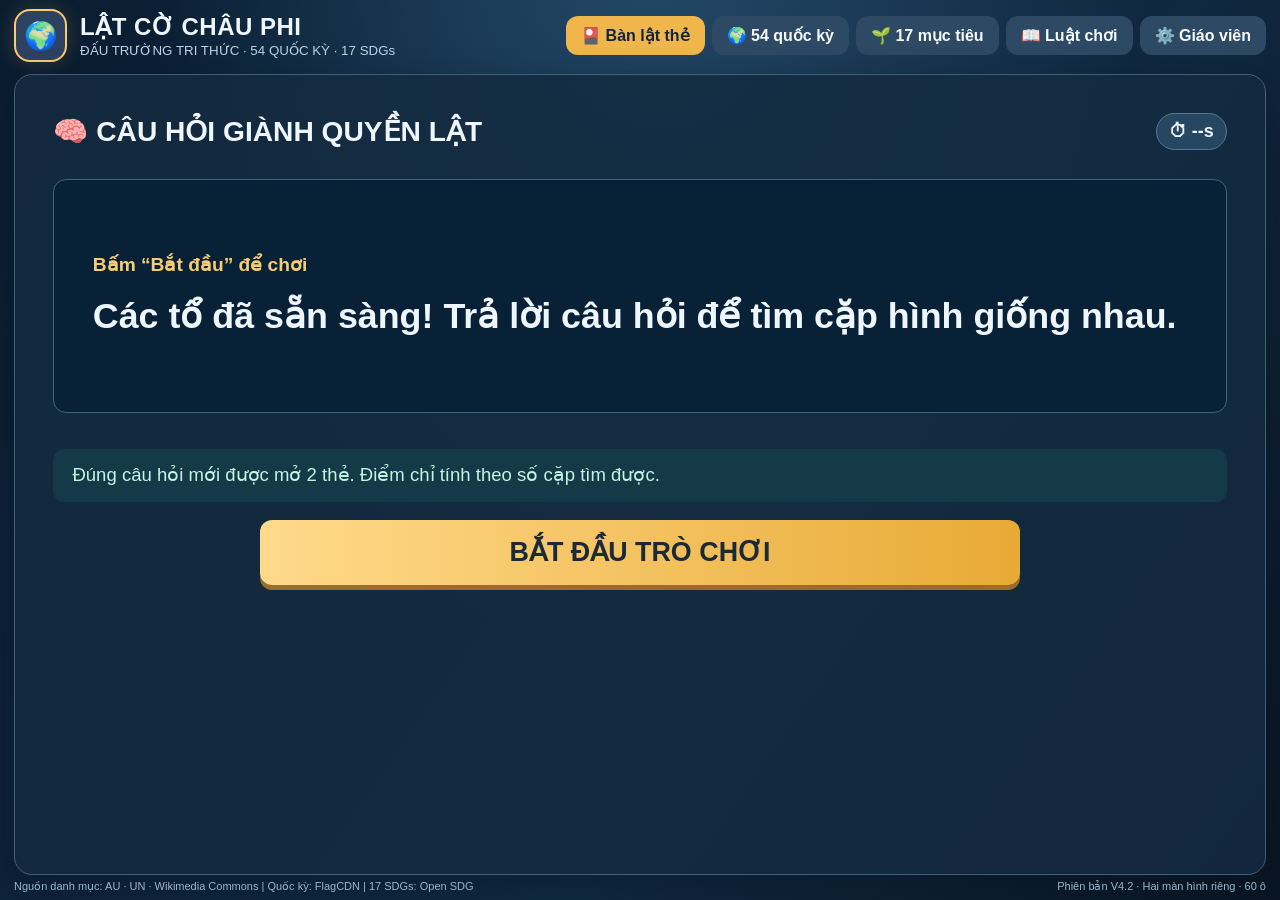
<file: docs/lat-co-chau-phi/index.html>
<!doctype html>
<html lang="vi"><head><meta charset="utf-8"/><meta name="viewport" content="width=device-width,initial-scale=1"/><title>LẬT CỜ CHÂU PHI · Đấu trường tri thức</title><style>
:root{--ink:#11233d;--navy:#091a2f;--gold:#f7c66c;--white:#eef6ff;--blue:#4fc4ea;--green:#59e6b4}*{box-sizing:border-box}html,body{margin:0;min-height:100%;background:#071421;color:var(--white);font-family:Arial,"Segoe UI",sans-serif}button,input,select{font:inherit}button{cursor:pointer}button:disabled{cursor:not-allowed;opacity:.45}.tile button:disabled{opacity:1}.shell{min-height:100vh;padding:12px 18px 14px;background:radial-gradient(ellipse at 51% -15%,#244c6c,transparent 55%),linear-gradient(125deg,#0a1d31,#102840 63%,#091522)}.header{display:flex;align-items:center;justify-content:space-between;gap:12px;margin:0 0 12px}.brand{display:flex;align-items:center;gap:13px}.emblem{width:53px;height:53px;border:2px solid #fac973;border-radius:16px;background:#2d4261;display:grid;place-items:center;font-size:27px;box-shadow:0 0 20px #f7be4a2f}.brand h1{font-size:24px;margin:0;letter-spacing:.5px}.brand small{color:#bad3e8}.headerBtns{display:flex;flex-wrap:wrap;gap:7px}button{border:0;border-radius:12px;padding:10px 15px;font-weight:800;color:#f5fbff;background:#2e4963;transition:transform .15s,background .15s}button:hover:not(:disabled){transform:translateY(-1px);background:#476784}.activebtn{background:#f0b64c!important;color:#13253c}.outline{border:1px solid #5c7490;background:transparent}.teams{display:grid;grid-template-columns:repeat(6,minmax(0,1fr));gap:8px;margin-bottom:12px}.team{border:1px solid #48627a;background:#132c43;padding:8px 12px;border-radius:12px;min-height:66px;display:flex;align-items:center;justify-content:space-between;gap:5px}.team.on{border:2px solid var(--gold);background:#53432f;box-shadow:0 0 22px #e3ad4c38}.team .tname{font-size:17px;font-weight:800}.team .points{font-size:24px;font-weight:900;color:#fff5bf}.team small{display:block;color:#b5cee1;font-size:10px}.main{display:grid;grid-template-columns:minmax(0,1.35fr) minmax(350px,.95fr);gap:12px;min-height:calc(100vh - 196px)}.panel{background:#142b40d9;border:1px solid #436079;border-radius:18px;padding:14px;box-shadow:0 10px 35px #03111a55}.panelhead{display:flex;align-items:center;justify-content:space-between;margin-bottom:11px;gap:8px}.panelhead h2{margin:0;font-size:21px}.tag{background:#254761;border:1px solid #587895;border-radius:30px;padding:7px 12px;font-size:12px;font-weight:750}.board{display:grid;grid-template-columns:repeat(4,minmax(0,1fr));gap:10px;min-height:calc(100vh - 302px)}.tile{position:relative;min-height:95px;perspective:900px;cursor:pointer}.tile button{width:100%;height:100%;padding:0;border:0;background:transparent}.inner{position:relative;display:block;width:100%;height:100%;transition:transform .58s cubic-bezier(.2,.8,.2,1);transform-style:preserve-3d}.tile.flipped .inner{transform:rotateY(180deg)}.face{position:absolute;inset:0;backface-visibility:hidden;border-radius:15px;display:flex;align-items:center;justify-content:center;overflow:hidden}.front{border:2px solid #50738f;background:radial-gradient(circle at 50% 10%,#386a88,#1b3d60 65%,#152844)}.front:before{content:'✦';position:absolute;top:10px;left:13px;color:#f8d79c;font-size:13px}.front strong{font-size:34px;color:#ffdda1;text-shadow:0 3px 6px #010e19}.front i{position:absolute;bottom:8px;right:13px;font-style:normal;color:#a8c5de;font-size:12px}.back{transform:rotateY(180deg);background:#fff;border:3px solid #f7c768;box-shadow:inset 0 0 0 4px #e9f2fa;display:flex;flex-direction:column;padding:7px;color:#172a3f}.back img{max-height:78%;max-width:95%;width:95%;object-fit:contain}.back span{font-size:12px;font-weight:800;text-align:center;margin-top:4px}.questPanel{display:flex;flex-direction:column;gap:12px}.question{background:#092136;border:1px solid #3f6581;border-radius:13px;padding:15px;min-height:118px}.question .hint{color:#f8cc72;font-weight:800;font-size:13px;margin-bottom:9px}.question h3{font-size:20px;line-height:1.36;margin:0}.answers{display:grid;grid-template-columns:repeat(2,minmax(0,1fr));gap:10px}.option{min-height:68px;text-align:left;background:#25435e;border:1px solid #54758b;border-radius:12px;font-size:16px}.option em{font-style:normal;color:#ffd684;margin-right:8px}.option.selected{background:#a37832;color:#161f28}.feedback{padding:11px 12px;border-radius:12px;background:#153a47;color:#c1f5e4;min-height:44px;font-size:15px}.feedback.warning{background:#4f342b;color:#ffd5c4}.action{background:linear-gradient(90deg,#ffda8b,#e8aa36);color:#1b2a36;font-size:20px;padding:14px 12px;box-shadow:0 5px 0 #9c6d29}.minor{font-size:13px;color:#a6c5dc}.actions{display:flex;gap:8px}.actions button{flex:1}.answerimage{display:block;width:80px;height:80px;object-fit:contain;margin:8px auto}.compare{padding:11px;border:1px solid #769c9b;background:#1a3d48;border-radius:13px}.compare h3{margin:0 0 7px;color:#ffe3a1}.compare button{padding:8px 10px;margin-top:8px}.goalsGrid{display:grid;grid-template-columns:repeat(5,minmax(0,1fr));gap:13px;max-height:calc(100vh - 280px);overflow:auto;padding:6px}.goalitem{background:#fff;color:#0f2542;border-radius:11px;overflow:hidden;cursor:default}.goalitem img{width:100%;aspect-ratio:1;object-fit:contain;display:block}.goalitem div{font-size:12px;min-height:42px;text-align:center;padding:4px}.modalShade{position:fixed;inset:0;z-index:99;background:#03111bdc;display:grid;place-items:center;padding:15px}.modal{width:min(1060px,97vw);max-height:93vh;overflow:auto;background:#122b42;border:1px solid #6c92ae;border-radius:17px;padding:18px}.modal h2{margin:0}.cfg{display:grid;grid-template-columns:repeat(3,minmax(0,1fr));gap:15px;margin-top:18px}.cfg label{display:block;color:#c5dfed;font-size:14px}.cfg select,.cfg input{width:100%;background:#092238;color:#fff;border:1px solid #7690a3;border-radius:9px;padding:10px;margin-top:6px}.notebox{padding:11px 14px;background:#27445a;border-left:3px solid #f6c66e;margin-top:14px}.audit{font-size:13px;color:#b8d4e7}.hide{display:none!important}.footer{display:flex;justify-content:space-between;color:#98b6cb;font-size:11px;margin-top:8px;gap:8px}.library{display:none}.play{display:block}.panel.libraryPanel{display:none}.bigDone{font-size:34px;text-align:center;margin:15px}.spinner{font-size:14px;color:#9ce2ce}.subtle{color:#a9c7dc}input[type=file]{width:100%}.badgeDanger{color:#ffdbba}.status{font-size:12px;color:#b4d4d6}@media(max-width:1060px){.brand h1{font-size:18px}.teams{grid-template-columns:repeat(3,1fr)}.main{grid-template-columns:1fr}.board{min-height:340px}.questPanel{min-height:360px}.goalsGrid{grid-template-columns:repeat(4,1fr)}.cfg{grid-template-columns:1fr}.footer{display:block}}@media(max-height:740px) and (min-width:1061px){.board{min-height:calc(100vh - 270px)}.tile{min-height:75px}.panel{padding:10px}.header{margin-bottom:7px}.team{min-height:55px}}
.main{grid-template-columns:minmax(0,1.75fr) minmax(330px,.7fr)}
.board{grid-template-columns:repeat(10,minmax(0,1fr));grid-template-rows:repeat(6,minmax(62px,1fr));gap:5px;min-height:0}
.tile{min-height:62px}
.tile .face{border-radius:9px}
.tile .front{border-width:1.5px}.tile .front:before{font-size:9px;top:3px;left:5px}
.tile .front strong{font-size:clamp(13px,1.55vw,25px)}
.tile .front i{right:4px;bottom:2px;font-size:8px}
.tile .back{padding:2px;border-width:2px;box-shadow:none}
.tile .back img{max-width:100%;width:100%;max-height:76%}
.tile .back span{font-size:9px;line-height:1.05;margin-top:2px;display:-webkit-box;-webkit-line-clamp:2;-webkit-box-orient:vertical;overflow:hidden}
.tile.matched .back{border-color:#52ec9d;background:#ebfff2;box-shadow:0 0 0 2px #23b87f inset}
.boardActions{display:flex;align-items:center;gap:7px;flex-wrap:wrap}
.boardActions button{padding:7px 10px;font-size:12px}
.boardTip{margin:9px 0 0;font-size:12px;line-height:1.45}
.flipPreview{display:grid;grid-template-columns:repeat(2,minmax(0,1fr));gap:8px;margin:9px 0}
.flipPreview .previewCard{background:white;color:#16314c;border-radius:10px;padding:7px;text-align:center;min-width:0}
.flipPreview img{height:94px;max-width:100%;width:100%;object-fit:contain}
.flipPreview b{display:block;font-size:12px}
#playView.expanded{grid-template-columns:1fr}
#playView.expanded .questPanel{display:none}
#playView.expanded .board{grid-template-rows:repeat(6,minmax(83px,1fr));gap:8px}
#playView.expanded .tile{min-height:83px}
@media(max-width:1060px){.main{grid-template-columns:1fr}.board{grid-template-columns:repeat(10,minmax(0,1fr));grid-template-rows:repeat(6,minmax(58px,1fr));gap:4px}.tile{min-height:58px}.questPanel{min-height:0}#playView.expanded .board{grid-template-rows:repeat(6,minmax(64px,1fr))}}
@media(max-width:650px){.board{grid-template-columns:repeat(6,minmax(0,1fr));grid-template-rows:repeat(10,minmax(58px,1fr))}.tile{min-height:58px}.main{min-height:0}#playView.expanded .board{grid-template-columns:repeat(6,minmax(0,1fr));grid-template-rows:repeat(10,minmax(65px,1fr))}.flipPreview img{height:74px}}

/* V4.2 — một màn hình câu hỏi, một màn hình bàn thẻ */
.shell{display:flex;flex-direction:column;min-height:100dvh;padding:9px 14px 7px}
.main{grid-template-columns:1fr;gap:0;flex:1;min-height:0}
.main.screen-question{display:flex;min-height:calc(100dvh - 120px)}
.screen-question .boardPanel,.screen-board .questPanel{display:none!important}
.screen-question .questPanel{display:flex;width:100%;min-height:calc(100dvh - 130px);justify-content:center;padding:clamp(16px,3vw,45px);gap:clamp(12px,2vh,25px)}
.screen-question .panelhead h2{font-size:clamp(23px,2.2vw,38px)}
.screen-question .panelhead .tag{font-size:clamp(17px,1.4vw,25px)}
.screen-question .question{min-height:clamp(155px,26vh,275px);padding:clamp(18px,3vw,43px);display:flex;flex-direction:column;justify-content:center}
.screen-question .question .hint{font-size:clamp(17px,1.5vw,24px);margin-bottom:16px}
.screen-question .question h3{font-size:clamp(28px,2.8vw,50px);line-height:1.34;overflow-wrap:anywhere}
.screen-question .answers{grid-template-columns:repeat(2,minmax(0,1fr));gap:clamp(12px,1.5vw,22px)}
.screen-question .answers .option{min-height:clamp(80px,12vh,122px);font-size:clamp(21px,2vw,32px);padding:14px 24px;line-height:1.26;overflow-wrap:anywhere}
.screen-question .feedback{font-size:clamp(17px,1.45vw,24px);padding:14px 19px;line-height:1.3}
.screen-question #mainAction{min-height:65px;font-size:clamp(22px,2.1vw,32px);width:min(760px,100%);align-self:center}
.screen-question .answerimage{width:clamp(80px,12vh,150px);height:clamp(80px,12vh,150px)}
.screen-board{display:block!important;min-height:0;flex:1}
.screen-board .boardPanel{width:100%;padding:10px 13px}
.screen-board .boardPanel .panelhead h2{font-size:clamp(20px,2vw,30px)}
.screen-board .board{height:clamp(360px,calc(100dvh - 295px),800px);min-height:0;grid-template-columns:repeat(10,minmax(0,1fr));grid-template-rows:repeat(6,minmax(0,1fr));gap:clamp(4px,.6vw,9px)}
.screen-board .tile{min-height:0;min-width:0}
.screen-board .tile .front strong{font-size:clamp(22px,2.25vw,39px)}
.screen-board .tile .face{border-radius:10px}
.screen-board .tile .back{padding:2px}
.screen-board .tile .back img{max-height:72%;object-fit:contain}
.screen-board .tile .back span{font-size:clamp(10px,.93vw,15px);line-height:1.08;overflow-wrap:anywhere;margin-top:2px;display:-webkit-box;-webkit-line-clamp:2;-webkit-box-orient:vertical;overflow:hidden}
.screen-board .boardFooter{display:flex;gap:12px;align-items:center;margin-top:8px;min-height:60px}
.screen-board #boardFeedback{flex:1;background:#1a4358;border:1px solid #5c829a;border-radius:11px;padding:11px 16px;min-height:56px;font-size:clamp(16px,1.32vw,24px);font-weight:800;line-height:1.25}
.screen-board #boardNext{min-height:56px;min-width:240px;font-size:clamp(17px,1.5vw,25px);background:linear-gradient(90deg,#ffdb8a,#efb13e);color:#172b40}
.screen-board .boardTip{margin:6px 0 0}
.compare{display:none!important}
.teams{flex-shrink:0;margin-bottom:8px}.footer{flex-shrink:0;margin-top:5px}
#playView.expanded .board{height:clamp(390px,calc(100dvh - 280px),850px)}
@media(max-width:1060px){.main.screen-question{min-height:0}.screen-question .questPanel{min-height:calc(100dvh - 123px)}.screen-board .board{height:clamp(350px,calc(100dvh - 315px),740px);grid-template-columns:repeat(10,minmax(0,1fr));grid-template-rows:repeat(6,minmax(0,1fr))}.screen-board .tile{min-height:0}}
@media(max-width:700px){.screen-question .answers{grid-template-columns:1fr}.screen-question .answers .option{font-size:20px;min-height:70px}.screen-question .question h3{font-size:26px}.screen-board .board{height:auto;grid-template-columns:repeat(6,minmax(0,1fr));grid-template-rows:repeat(10,72px)}.screen-board .boardFooter{flex-wrap:wrap}.screen-board #boardNext{width:100%}}
@media(max-height:780px) and (min-width:701px){.screen-question .questPanel{gap:11px;padding:14px 28px}.screen-question .question{min-height:150px;padding:18px 28px}.screen-question .question h3{font-size:clamp(27px,2.5vw,42px)}.screen-question .answers .option{min-height:77px}.screen-question .feedback{padding:10px 16px}.screen-board .board{height:calc(100dvh - 265px)}.screen-board .boardTip{display:none}}

/* V4.5: multiple question modes, readable full screen */
.screen-question .questPanel{justify-content:flex-start}
.mode-noi_cot,.mode-dung_sai,.mode-tu_khoa_5,.mode-tra_loi_ngan{display:block!important;min-width:0}
.modeLead{color:#f8d28b;font-size:clamp(17px,1.45vw,23px);font-weight:750;margin-bottom:12px;line-height:1.34}
.matchArea{display:grid;grid-template-columns:minmax(0,1fr) minmax(0,1fr);gap:clamp(26px,4vw,65px);position:relative}
.matchColumn{display:flex;flex-direction:column;gap:clamp(5px,.7vh,10px);z-index:1;min-width:0}
.matchColumn h4{font-size:clamp(16px,1.5vw,22px);background:#38546f;padding:8px 12px;border-radius:10px;margin:0 0 6px;color:#ffe5ad}
.matchItem{display:flex;align-items:center;text-align:left;gap:10px;padding:8px 12px;min-height:clamp(39px,5.3vh,55px);font-size:clamp(14px,1.17vw,19px);line-height:1.24;overflow-wrap:anywhere;font-weight:650;border:1px solid #7598b1;background:#1d425e;position:relative}
.matchItem.selected{background:#bb8e3f;color:#0b2132;border-color:#f9d68e;box-shadow:0 0 0 2px #f0c56f}
.matchItem.used{border-color:#45c99c}
.matchBadge{flex-shrink:0;border-radius:7px;display:grid;place-items:center;background:#345b78;color:#ffe2a6;min-width:28px;height:28px;font-weight:900}
.matchLines{position:absolute;inset:0;width:100%;height:100%;z-index:2;pointer-events:none;overflow:visible}
.matchTools{margin-top:10px;display:flex;gap:10px;align-items:center;justify-content:space-between;font-size:clamp(16px,1.3vw,20px)}
.matchTools button{font-size:clamp(14px,1vw,18px)}
.tfRows{display:flex;flex-direction:column;gap:12px}
.tfRow{display:flex;gap:14px;align-items:center;background:#183850;border:1px solid #527895;border-radius:12px;padding:12px 16px;min-height:74px}
.tfStatement{flex:1;font-size:clamp(18px,1.55vw,26px);line-height:1.32;overflow-wrap:anywhere}
.tfChoice{display:flex;gap:8px}
.tfChoice button{font-size:clamp(16px,1.25vw,22px);min-width:95px;padding:12px 15px;background:#315473}
.tfChoice button.selected{background:#f4c56e;color:#173049}
.keywordGrid{display:grid;grid-template-columns:repeat(5,minmax(0,1fr));gap:clamp(8px,.95vw,15px)}
.keywordOption{min-height:clamp(82px,11vh,125px);padding:14px 12px;font-size:clamp(18px,1.6vw,27px);line-height:1.22;background:#274761;border:2px solid #698baa;overflow-wrap:anywhere;white-space:normal}
.keywordOption em{color:#ffdc95;font-style:normal}
.keywordOption.selected{background:#e7ad4a;color:#112638;border-color:#ffefc9}
.keywordOption.selected em{color:#102941}
.shortInput{width:100%;font-size:clamp(24px,2.3vw,36px);background:#f5fbff;color:#142c43;border:3px solid #7fafcf;border-radius:13px;padding:19px 24px;min-height:75px;margin-bottom:15px}
.modeFeedback{font-size:clamp(16px,1.3vw,22px);margin:4px 0;padding:11px 16px;background:#174353;border-radius:12px}
.screen-question:has(.mode-noi_cot) .questPanel{gap:8px;padding:9px 23px;min-height:calc(100dvh - 130px)}
.screen-question:has(.mode-noi_cot) .question{min-height:0;padding:9px 17px}
.screen-question:has(.mode-noi_cot) .question h3{font-size:clamp(21px,1.75vw,30px)}
.screen-question:has(.mode-noi_cot) .question .hint{font-size:clamp(15px,1.15vw,20px);margin-bottom:6px}
.screen-question:has(.mode-noi_cot) #mainAction{min-height:54px;font-size:clamp(19px,1.7vw,27px)}
.screen-question:has(.mode-noi_cot) .feedback{font-size:15px;padding:8px 14px}
.screen-question:has(.mode-noi_cot) .modeLead{font-size:clamp(15px,1.1vw,18px);margin-bottom:6px}
@media(max-width:980px){.keywordGrid{grid-template-columns:repeat(3,minmax(0,1fr))}.matchItem{font-size:14px;padding:7px}.matchArea{gap:24px}}
@media(max-width:700px){.keywordGrid{grid-template-columns:repeat(2,minmax(0,1fr))}.tfRow{flex-direction:column;align-items:stretch}.tfChoice button{flex:1}.matchItem{min-height:48px;font-size:13px}.screen-question:has(.mode-noi_cot) .questPanel{padding:10px}.matchArea{gap:14px}.matchBadge{min-width:22px;height:22px}}
</style></head><body><div class="shell">
<header class="header"><div class="brand"><div class="emblem">🌍</div><div><h1>LẬT CỜ CHÂU PHI</h1><small>ĐẤU TRƯỜNG TRI THỨC · 54 QUỐC KỲ · 17 SDGs</small></div></div><div class="headerBtns"><button id="btnBoard" class="activebtn">🎴 Bàn lật thẻ</button><button id="btnFlags">🌍 54 quốc kỳ</button><button id="btnSdg">🌱 17 mục tiêu</button><button id="btnGuide">📖 Luật chơi</button><button id="btnTeacher">⚙️ Giáo viên</button></div></header>
<section id="teams" class="teams"></section>
<div id="playView" class="main"><section class="panel boardPanel"><div class="panelhead"><h2>🎴 60 Ô · TÌM CẶP GIỐNG NHAU</h2><div class="boardActions"><span id="boardCounter" class="tag">Đã ghép 0 / 30 cặp</span><button id="expandBoard" class="outline" title="Phóng to bàn lật thẻ">⛶ Phóng to bàn</button></div></div><div id="board" class="board"></div><div class="boardFooter"><div id="boardFeedback" role="status">🎴 Mở 2 thẻ để tìm cặp giống nhau. Ghép đúng: +10 điểm.</div><button id="boardNext" class="action hide">CÂU HỎI TỔ TIẾP THEO ▶</button></div><p class="minor boardTip">Bàn gồm 60 ô · 30 cặp xáo trộn. Trả lời đúng để được lật hai ô. Trùng hình +10 điểm; khác hình không có điểm. Không yêu cầu nêu giống/khác bằng lời.</p></section><section class="panel questPanel"><div class="panelhead"><h2>🧠 CÂU HỎI GIÀNH QUYỀN LẬT</h2><span class="tag">⏱ <span id="timer">--</span>s</span></div><div class="question"><div class="hint" id="qlabel">Bấm “Bắt đầu” để chơi</div><h3 id="qtext">6 tổ đã sẵn sàng! Hãy tải bộ câu hỏi hoặc dùng mẫu có sẵn.</h3><img id="qicon" class="answerimage hide"/></div><div id="answers" class="answers"></div><div id="feedback" class="feedback">Giáo viên có thể tải bộ câu hỏi Excel, CSV hoặc JSON.</div><button id="mainAction" class="action">BẮT ĐẦU TRÒ CHƠI</button></section></div>
<section id="flagsView" class="panel hide"><div class="panelhead"><h2>🌍 THƯ VIỆN 54 QUỐC KỲ CHÂU PHI</h2><span class="tag">54 quốc gia thành viên LHQ</span></div><p class="subtle">Mỗi quốc kỳ được giữ nguyên tỉ lệ gốc, không làm méo hình. Có thể quan sát theo danh sách đã đối chiếu, không bao gồm các lãnh thổ phụ thuộc.</p><div id="flagsGrid" class="goalsGrid"></div><p class="minor">Nguồn ảnh tải qua FlagCDN (cần internet); trước khi dùng chính thức cần kiểm tra 54/54 tệp SVG hiển thị, tên quốc gia và phiên bản cờ.</p></section><section id="sdgView" class="panel hide"><div class="panelhead"><h2>🌱 17 MỤC TIÊU PHÁT TRIỂN BỀN VỮNG</h2><span class="tag">Nguồn: Liên Hợp Quốc</span></div><p class="subtle">Bộ 17 hình minh họa chính thức, giữ nguyên tỉ lệ và màu. Tên tiếng Việt đặt bên ngoài ảnh.</p><div id="goalsGrid" class="goalsGrid"></div><p class="minor">Ảnh lấy qua Open SDG (tài nguyên được phân phối từ các bản dịch SDG). Cần internet để tải hình. Không được sử dụng biểu tượng theo cách hàm ý LHQ bảo trợ trò chơi.</p></section>
<footer class="footer"><span>Nguồn danh mục: AU · UN · Wikimedia Commons | Quốc kỳ: FlagCDN | 17 SDGs: Open SDG</span><span>Phiên bản V4.2 · Hai màn hình riêng · 60 ô</span></footer>
</div>
<div id="teacherModal" class="modalShade hide"><div class="modal"><div class="panelhead"><h2>⚙️ BẢNG ĐIỀU KHIỂN GIÁO VIÊN</h2><button id="closeTeacher">✕ Đóng</button></div><div class="cfg"><label>Số tổ<select id="teamCount"><option value="4">4 tổ</option><option value="5">5 tổ</option><option value="6" selected>6 tổ</option></select></label><label>Thời gian mặc định<select id="defaultTimer"><option value="20">20 giây</option><option value="30" selected>30 giây</option><option value="45">45 giây</option><option value="60">60 giây</option></select></label><label>Số lượt mỗi tổ<select id="turnsPerTeam"><option value="2">2 lượt/tổ</option><option value="3" selected>3 lượt/tổ</option><option value="5">5 lượt/tổ</option><option value="8">8 lượt/tổ</option><option value="10">10 lượt/tổ</option></select></label><label>Hình trên bàn 60 ô<select id="boardMode"><option value="mixed" selected>24 quốc kỳ + 6 SDGs</option><option value="flags">30 quốc kỳ châu Phi</option></select></label><label>Tên lớp<input id="className" value="LỚP 6" maxlength="25"/></label></div><div class="notebox"><b>TẢI CÂU HỎI VÀ ĐÁP ÁN:</b> hỗ trợ Word <b>.docx</b> (chọn cùng lúc <b>phiếu bài ghi + đáp án giáo viên</b>, hoặc tải từng file), Excel <b>.xlsx</b>, CSV và JSON. Nối cột được tối thiểu 120 giây; mỗi câu điền từ có 5 lựa chọn.<input type="file" multiple accept=".docx,.xlsx,.csv,.json" id="upload"/><div class="status">Đối với Bài 11, hãy chọn đồng thời hai file Word đã gửi. Hệ thống nhập 6 cặp nối cột, 11 ô điền Câu 2 và 6 ô điền Câu 3.</div><div id="uploadResult" class="status">Chưa tải tệp Word · đang dùng 18 câu mẫu nhiều dạng.</div></div><div class="actions" style="margin-top:14px"><button id="downloadCSV">↓ Tải CSV mẫu</button><button id="testBank">🔎 Kiểm tra ngân hàng</button><button id="resetScores" class="outline">↺ Đặt lại điểm</button></div><div class="notebox audit"><b>Quy tắc an toàn học liệu:</b> 54 quốc kỳ thành viên LHQ ở châu Phi, 17 SDGs riêng; chỉ nhận mã cờ đã khai báo. Thẻ nào thiếu ảnh phải báo rõ, không hiển thị cờ đoán. Trả lời đúng sẽ chuyển sang bàn thẻ. Điểm được cộng tự động khi hai hình giống hệt nhau; không yêu cầu trình bày điểm giống/khác và không có giáo viên chấm phần hình. <div id="auditMsg" style="margin-top:7px"></div></div></div></div>
<div id="guideModal" class="modalShade hide"><div class="modal" style="max-width:740px"><div class="panelhead"><h2>📖 LUẬT CHƠI – TÌM CẶP GIỐNG NHAU</h2><button id="closeGuide">✕ Đóng</button></div><p><b>1.</b> Câu hỏi và đáp án hiện lớn, toàn màn hình chơi. Mỗi tổ lần lượt trả lời một câu hỏi.</p><p><b>2.</b> Trả lời đúng thì chuyển ngay sang bàn 60 ô. Tổ chọn hai ô; nếu hai hình giống hệt nhau, nhận 1 cặp = 10 điểm, giữ mở cặp ấy.</p><p><b>3.</b> Nếu hai hình khác nhau thì không có điểm. Sang câu hỏi tổ tiếp theo, hai thẻ sẽ úp lại. Không cần nêu đặc điểm giống/khác bằng lời.</p><p><b>4.</b> Các tổ thi đấu số lượt bằng nhau. Tổ tìm được nhiều cặp nhất chiến thắng. Giáo viên có thể tải phiếu câu hỏi và đáp án Word (.docx) cùng lúc, hoặc sử dụng Excel/CSV/JSON.</p></div></div><script src="./word-importer.js"></script><script src="./quiz-modes.js"></script><script id="dataManifest" type="application/json">{"flags": [{"code": "DZ", "name_en": "Algeria", "name_vi": "Algérie", "svg": "https://flagcdn.com/dz.svg"}, {"code": "AO", "name_en": "Angola", "name_vi": "Angola", "svg": "https://flagcdn.com/ao.svg"}, {"code": "BJ", "name_en": "Benin", "name_vi": "Bénin", "svg": "https://flagcdn.com/bj.svg"}, {"code": "BW", "name_en": "Botswana", "name_vi": "Botswana", "svg": "https://flagcdn.com/bw.svg"}, {"code": "BF", "name_en": "Burkina Faso", "name_vi": "Burkina Faso", "svg": "https://flagcdn.com/bf.svg"}, {"code": "BI", "name_en": "Burundi", "name_vi": "Burundi", "svg": "https://flagcdn.com/bi.svg"}, {"code": "CV", "name_en": "Cabo Verde", "name_vi": "Cabo Verde", "svg": "https://flagcdn.com/cv.svg"}, {"code": "CM", "name_en": "Cameroon", "name_vi": "Cameroon", "svg": "https://flagcdn.com/cm.svg"}, {"code": "CF", "name_en": "Central African Republic", "name_vi": "Cộng hòa Trung Phi", "svg": "https://flagcdn.com/cf.svg"}, {"code": "TD", "name_en": "Chad", "name_vi": "Tchad", "svg": "https://flagcdn.com/td.svg"}, {"code": "KM", "name_en": "Comoros", "name_vi": "Comoros", "svg": "https://flagcdn.com/km.svg"}, {"code": "CG", "name_en": "Republic of the Congo", "name_vi": "Cộng hòa Congo", "svg": "https://flagcdn.com/cg.svg"}, {"code": "CI", "name_en": "Côte d'Ivoire", "name_vi": "Bờ Biển Ngà", "svg": "https://flagcdn.com/ci.svg"}, {"code": "CD", "name_en": "Democratic Republic of the Congo", "name_vi": "Cộng hòa Dân chủ Congo", "svg": "https://flagcdn.com/cd.svg"}, {"code": "DJ", "name_en": "Djibouti", "name_vi": "Djibouti", "svg": "https://flagcdn.com/dj.svg"}, {"code": "EG", "name_en": "Egypt", "name_vi": "Ai Cập", "svg": "https://flagcdn.com/eg.svg"}, {"code": "GQ", "name_en": "Equatorial Guinea", "name_vi": "Guinea Xích Đạo", "svg": "https://flagcdn.com/gq.svg"}, {"code": "ER", "name_en": "Eritrea", "name_vi": "Eritrea", "svg": "https://flagcdn.com/er.svg"}, {"code": "SZ", "name_en": "Eswatini", "name_vi": "Eswatini", "svg": "https://flagcdn.com/sz.svg"}, {"code": "ET", "name_en": "Ethiopia", "name_vi": "Ethiopia", "svg": "https://flagcdn.com/et.svg"}, {"code": "GA", "name_en": "Gabon", "name_vi": "Gabon", "svg": "https://flagcdn.com/ga.svg"}, {"code": "GM", "name_en": "The Gambia", "name_vi": "Gambia", "svg": "https://flagcdn.com/gm.svg"}, {"code": "GH", "name_en": "Ghana", "name_vi": "Ghana", "svg": "https://flagcdn.com/gh.svg"}, {"code": "GN", "name_en": "Guinea", "name_vi": "Guinea", "svg": "https://flagcdn.com/gn.svg"}, {"code": "GW", "name_en": "Guinea-Bissau", "name_vi": "Guinea-Bissau", "svg": "https://flagcdn.com/gw.svg"}, {"code": "KE", "name_en": "Kenya", "name_vi": "Kenya", "svg": "https://flagcdn.com/ke.svg"}, {"code": "LS", "name_en": "Lesotho", "name_vi": "Lesotho", "svg": "https://flagcdn.com/ls.svg"}, {"code": "LR", "name_en": "Liberia", "name_vi": "Liberia", "svg": "https://flagcdn.com/lr.svg"}, {"code": "LY", "name_en": "Libya", "name_vi": "Libya", "svg": "https://flagcdn.com/ly.svg"}, {"code": "MG", "name_en": "Madagascar", "name_vi": "Madagascar", "svg": "https://flagcdn.com/mg.svg"}, {"code": "MW", "name_en": "Malawi", "name_vi": "Malawi", "svg": "https://flagcdn.com/mw.svg"}, {"code": "ML", "name_en": "Mali", "name_vi": "Mali", "svg": "https://flagcdn.com/ml.svg"}, {"code": "MR", "name_en": "Mauritania", "name_vi": "Mauritania", "svg": "https://flagcdn.com/mr.svg"}, {"code": "MU", "name_en": "Mauritius", "name_vi": "Mauritius", "svg": "https://flagcdn.com/mu.svg"}, {"code": "MA", "name_en": "Morocco", "name_vi": "Maroc", "svg": "https://flagcdn.com/ma.svg"}, {"code": "MZ", "name_en": "Mozambique", "name_vi": "Mozambique", "svg": "https://flagcdn.com/mz.svg"}, {"code": "NA", "name_en": "Namibia", "name_vi": "Namibia", "svg": "https://flagcdn.com/na.svg"}, {"code": "NE", "name_en": "Niger", "name_vi": "Niger", "svg": "https://flagcdn.com/ne.svg"}, {"code": "NG", "name_en": "Nigeria", "name_vi": "Nigeria", "svg": "https://flagcdn.com/ng.svg"}, {"code": "RW", "name_en": "Rwanda", "name_vi": "Rwanda", "svg": "https://flagcdn.com/rw.svg"}, {"code": "ST", "name_en": "São Tomé and Príncipe", "name_vi": "São Tomé và Príncipe", "svg": "https://flagcdn.com/st.svg"}, {"code": "SN", "name_en": "Senegal", "name_vi": "Senegal", "svg": "https://flagcdn.com/sn.svg"}, {"code": "SC", "name_en": "Seychelles", "name_vi": "Seychelles", "svg": "https://flagcdn.com/sc.svg"}, {"code": "SL", "name_en": "Sierra Leone", "name_vi": "Sierra Leone", "svg": "https://flagcdn.com/sl.svg"}, {"code": "SO", "name_en": "Somalia", "name_vi": "Somalia", "svg": "https://flagcdn.com/so.svg"}, {"code": "ZA", "name_en": "South Africa", "name_vi": "Nam Phi", "svg": "https://flagcdn.com/za.svg"}, {"code": "SS", "name_en": "South Sudan", "name_vi": "Nam Sudan", "svg": "https://flagcdn.com/ss.svg"}, {"code": "SD", "name_en": "Sudan", "name_vi": "Sudan", "svg": "https://flagcdn.com/sd.svg"}, {"code": "TZ", "name_en": "Tanzania", "name_vi": "Tanzania", "svg": "https://flagcdn.com/tz.svg"}, {"code": "TG", "name_en": "Togo", "name_vi": "Togo", "svg": "https://flagcdn.com/tg.svg"}, {"code": "TN", "name_en": "Tunisia", "name_vi": "Tunisia", "svg": "https://flagcdn.com/tn.svg"}, {"code": "UG", "name_en": "Uganda", "name_vi": "Uganda", "svg": "https://flagcdn.com/ug.svg"}, {"code": "ZM", "name_en": "Zambia", "name_vi": "Zambia", "svg": "https://flagcdn.com/zm.svg"}, {"code": "ZW", "name_en": "Zimbabwe", "name_vi": "Zimbabwe", "svg": "https://flagcdn.com/zw.svg"}], "sdgs": [{"id": 1, "title_vi": "Xóa nghèo", "icon": "https://open-sdg.github.io/translations-un-sdg/assets/img/goals/en/1.png"}, {"id": 2, "title_vi": "Không còn nạn đói", "icon": "https://open-sdg.github.io/translations-un-sdg/assets/img/goals/en/2.png"}, {"id": 3, "title_vi": "Sức khỏe và cuộc sống tốt", "icon": "https://open-sdg.github.io/translations-un-sdg/assets/img/goals/en/3.png"}, {"id": 4, "title_vi": "Giáo dục có chất lượng", "icon": "https://open-sdg.github.io/translations-un-sdg/assets/img/goals/en/4.png"}, {"id": 5, "title_vi": "Bình đẳng giới", "icon": "https://open-sdg.github.io/translations-un-sdg/assets/img/goals/en/5.png"}, {"id": 6, "title_vi": "Nước sạch và vệ sinh", "icon": "https://open-sdg.github.io/translations-un-sdg/assets/img/goals/en/6.png"}, {"id": 7, "title_vi": "Năng lượng sạch với giá thành hợp lý", "icon": "https://open-sdg.github.io/translations-un-sdg/assets/img/goals/en/7.png"}, {"id": 8, "title_vi": "Công việc tốt và tăng trưởng kinh tế", "icon": "https://open-sdg.github.io/translations-un-sdg/assets/img/goals/en/8.png"}, {"id": 9, "title_vi": "Công nghiệp, đổi mới và cơ sở hạ tầng", "icon": "https://open-sdg.github.io/translations-un-sdg/assets/img/goals/en/9.png"}, {"id": 10, "title_vi": "Giảm bất bình đẳng", "icon": "https://open-sdg.github.io/translations-un-sdg/assets/img/goals/en/10.png"}, {"id": 11, "title_vi": "Đô thị và cộng đồng bền vững", "icon": "https://open-sdg.github.io/translations-un-sdg/assets/img/goals/en/11.png"}, {"id": 12, "title_vi": "Tiêu thụ và sản xuất có trách nhiệm", "icon": "https://open-sdg.github.io/translations-un-sdg/assets/img/goals/en/12.png"}, {"id": 13, "title_vi": "Hành động về khí hậu", "icon": "https://open-sdg.github.io/translations-un-sdg/assets/img/goals/en/13.png"}, {"id": 14, "title_vi": "Tài nguyên và môi trường biển", "icon": "https://open-sdg.github.io/translations-un-sdg/assets/img/goals/en/14.png"}, {"id": 15, "title_vi": "Tài nguyên và môi trường trên đất liền", "icon": "https://open-sdg.github.io/translations-un-sdg/assets/img/goals/en/15.png"}, {"id": 16, "title_vi": "Hòa bình, công lý và thể chế vững mạnh", "icon": "https://open-sdg.github.io/translations-un-sdg/assets/img/goals/en/16.png"}, {"id": 17, "title_vi": "Quan hệ đối tác vì các mục tiêu", "icon": "https://open-sdg.github.io/translations-un-sdg/assets/img/goals/en/17.png"}], "scope_note": "54 UN countries; Sahrawi Arab Democratic Republic stored only in optional AU extension; image URLs require visual acceptance testing"}</script><script id="dataQuestions" type="application/json">[{"MA_CAU":"Q001","VONG":"1","MUC_DO":"1","KIEU_CAU":"TRAC_NGHIEM","NOI_DUNG":"Quốc gia nào sau đây thuộc châu Phi?","A":"Ai Cập","B":"Thái Lan","C":"Canada","D":"Peru","DAP_AN":"A","CO_A":"EG","CO_B":"SD","DIEM_GIONG":"Đều có các sọc ngang màu đỏ, trắng, đen.","DIEM_KHAC":"Ai Cập có đại bàng; Sudan có tam giác xanh.","SDG_SO":"","THOI_GIAN_GIAY":"25","DIEM":"10","GIAI_THICH":"Ai Cập nằm ở châu Phi.","CHE_DO_CHAM":"TU_DONG"},{"MA_CAU":"Q002","VONG":"1","MUC_DO":"1","KIEU_CAU":"TRAC_NGHIEM","NOI_DUNG":"Quốc kỳ nước nào gồm ba dải dọc xanh lá, vàng, đỏ theo thứ tự từ trái sang phải?","A":"Guinea","B":"Mali","C":"Ghana","D":"Nigeria","DAP_AN":"B","CO_A":"ML","CO_B":"GN","DIEM_GIONG":"Cùng ba màu xanh lá, vàng, đỏ.","DIEM_KHAC":"Thứ tự màu đảo ngược.","SDG_SO":"","THOI_GIAN_GIAY":"30","DIEM":"10","GIAI_THICH":"Mali có ba sọc dọc xanh lá – vàng – đỏ; Guinea đảo thứ tự đỏ – vàng – xanh lá.","CHE_DO_CHAM":"TU_DONG"},{"MA_CAU":"Q003","VONG":"2","MUC_DO":"2","KIEU_CAU":"TRAC_NGHIEM","NOI_DUNG":"Cặp quốc kỳ nào có cùng ba màu nhưng thứ tự sọc dọc ngược nhau?","A":"Mali – Guinea","B":"Nigeria – Ai Cập","C":"Chad – Ghana","D":"Somalia – Tunisia","DAP_AN":"A","CO_A":"ML","CO_B":"GN","DIEM_GIONG":"Cùng ba sọc dọc, ba màu đỏ, vàng, xanh lá.","DIEM_KHAC":"Mali: xanh lá–vàng–đỏ; Guinea: đỏ–vàng–xanh lá.","SDG_SO":"","THOI_GIAN_GIAY":"30","DIEM":"20","GIAI_THICH":"Mali và Guinea giống màu, giống hướng sọc nhưng đảo thứ tự.","CHE_DO_CHAM":"TU_DONG"},{"MA_CAU":"Q004","VONG":"2","MUC_DO":"2","KIEU_CAU":"TRAC_NGHIEM","NOI_DUNG":"Điểm khác nổi bật giữa quốc kỳ Ai Cập và Sudan là gì?","A":"Sudan có ngôi sao vàng","B":"Ai Cập có đại bàng ở giữa","C":"Ai Cập có tam giác xanh","D":"Sudan có sọc dọc vàng","DAP_AN":"B","CO_A":"EG","CO_B":"SD","DIEM_GIONG":"Đều có ba dải ngang đỏ, trắng, đen.","DIEM_KHAC":"Ai Cập có đại bàng ở giữa; Sudan có tam giác xanh ở cạnh cột cờ.","SDG_SO":"","THOI_GIAN_GIAY":"30","DIEM":"20","GIAI_THICH":"Ai Cập có biểu tượng đại bàng; Sudan có tam giác xanh.","CHE_DO_CHAM":"TU_DONG"},{"MA_CAU":"Q005","VONG":"2","MUC_DO":"3","KIEU_CAU":"TRAC_NGHIEM","NOI_DUNG":"So sánh quốc kỳ Senegal và Cameroon, điểm giống nhau nào đúng?","A":"Cùng ba sọc ngang","B":"Cùng có ngôi sao ở dải giữa","C":"Cùng không có biểu tượng","D":"Cùng chỉ có hai màu","DAP_AN":"B","CO_A":"SN","CO_B":"CM","DIEM_GIONG":"Đều có ba sọc dọc, có ngôi sao trên dải giữa và dùng ba màu xanh lá, đỏ, vàng.","DIEM_KHAC":"Senegal: xanh lá–vàng–đỏ, sao xanh; Cameroon: xanh lá–đỏ–vàng, sao vàng.","SDG_SO":"","THOI_GIAN_GIAY":"35","DIEM":"25","GIAI_THICH":"Cả hai cờ đều có sao trên dải giữa nhưng màu cờ và sao khác nhau.","CHE_DO_CHAM":"TU_DONG"},{"MA_CAU":"Q006","VONG":"2","MUC_DO":"2","KIEU_CAU":"TRAC_NGHIEM","NOI_DUNG":"Quốc kỳ Nigeria và Bờ Biển Ngà giống nhau ở đặc điểm nào?","A":"Đều có ngôi sao","B":"Đều có ba sọc dọc","C":"Đều có dải chéo","D":"Đều có hình tròn giữa cờ","DAP_AN":"B","CO_A":"NG","CO_B":"CI","DIEM_GIONG":"Đều có ba sọc dọc và một dải trắng ở giữa.","DIEM_KHAC":"Nigeria: xanh lá–trắng–xanh lá; Bờ Biển Ngà: cam–trắng–xanh lá.","SDG_SO":"","THOI_GIAN_GIAY":"30","DIEM":"20","GIAI_THICH":"Cả hai đều là cờ ba dải dọc, nhưng màu phía trái khác nhau.","CHE_DO_CHAM":"TU_DONG"},{"MA_CAU":"Q007","VONG":"2","MUC_DO":"3","KIEU_CAU":"NHIEU_DAP_AN","NOI_DUNG":"Chọn TẤT CẢ đặc điểm đúng của cặp Mali – Guinea.","A":"Có ba sọc dọc","B":"Có cùng thứ tự màu trái sang phải","C":"Đều dùng xanh lá, vàng, đỏ","D":"Đều có biểu tượng ngôi sao","DAP_AN":"A|C","CO_A":"ML","CO_B":"GN","DIEM_GIONG":"Ba sọc dọc, cùng ba màu xanh lá, vàng, đỏ.","DIEM_KHAC":"Thứ tự các dải màu đảo ngược.","SDG_SO":"","THOI_GIAN_GIAY":"40","DIEM":"30","GIAI_THICH":"Chọn đúng và đủ A, C mới nhận trọn điểm.","CHE_DO_CHAM":"TU_DONG"},{"MA_CAU":"Q008","VONG":"3","MUC_DO":"3","KIEU_CAU":"TRAC_NGHIEM","NOI_DUNG":"Quốc kỳ Ethiopia có hình gì ở vị trí trung tâm?","A":"Hình tròn xanh với ngôi sao vàng","B":"Ngôi sao đen đơn lẻ","C":"Đại bàng vàng","D":"Tam giác xanh ở mép trái","DAP_AN":"A","CO_A":"ET","CO_B":"GH","DIEM_GIONG":"Đều có các màu đỏ, vàng, xanh lá và bố cục ba sọc ngang.","DIEM_KHAC":"Ethiopia có biểu tượng tròn xanh ở giữa; Ghana có sao đen ở giữa.","SDG_SO":"","THOI_GIAN_GIAY":"60","DIEM":"40","GIAI_THICH":"Ethiopia có biểu tượng trên hình tròn xanh ở trung tâm.","CHE_DO_CHAM":"TU_DONG"},{"MA_CAU":"Q009","VONG":"3","MUC_DO":"3","KIEU_CAU":"TRAC_NGHIEM","NOI_DUNG":"Quốc kỳ nước nào có tam giác xanh nằm tại phía cột cờ?","A":"Sudan","B":"Ai Cập","C":"Ghana","D":"Tunisia","DAP_AN":"A","CO_A":"EG","CO_B":"SD","DIEM_GIONG":"Cùng ba dải ngang đỏ, trắng, đen.","DIEM_KHAC":"Ai Cập có đại bàng; Sudan có tam giác xanh ở mép trái, không có đại bàng.","SDG_SO":"","THOI_GIAN_GIAY":"60","DIEM":"40","GIAI_THICH":"Sudan có tam giác xanh ở cạnh cột cờ.","CHE_DO_CHAM":"TU_DONG"},{"MA_CAU":"Q010","VONG":"3","MUC_DO":"2","KIEU_CAU":"SDG_GHEP","NOI_DUNG":"Biểu tượng SDG số 4 gắn với mục tiêu nào?","A":"Giáo dục có chất lượng","B":"Nước sạch và vệ sinh","C":"Hành động về khí hậu","D":"Giảm bất bình đẳng","DAP_AN":"A","CO_A":"","CO_B":"","DIEM_GIONG":"Cùng hướng tới nâng cao chất lượng cuộc sống.","DIEM_KHAC":"SDG 4 về giáo dục; SDG 3 về sức khỏe.","SDG_SO":"4","THOI_GIAN_GIAY":"30","DIEM":"20","GIAI_THICH":"SDG 4 là giáo dục có chất lượng.","CHE_DO_CHAM":"TU_DONG"},{"MA_CAU":"Q011","VONG":"3","MUC_DO":"3","KIEU_CAU":"SDG_GHEP","NOI_DUNG":"Biểu tượng SDG số 13 nói về nội dung gì?","A":"Việc làm bền vững","B":"Hành động về khí hậu","C":"Bình đẳng giới","D":"Bảo vệ hệ sinh thái biển","DAP_AN":"B","CO_A":"","CO_B":"","DIEM_GIONG":"Cùng liên quan tới phát triển bền vững về môi trường.","DIEM_KHAC":"SDG 13 về khí hậu; SDG 15 về hệ sinh thái trên đất liền.","SDG_SO":"13","THOI_GIAN_GIAY":"30","DIEM":"20","GIAI_THICH":"SDG 13: hành động về khí hậu.","CHE_DO_CHAM":"TU_DONG"},{"MA_CAU":"Q012","VONG":"3","MUC_DO":"4","KIEU_CAU":"SDG_GHEP","NOI_DUNG":"Một cộng đồng cần tăng tiếp cận nước sạch. Mục tiêu nào liên quan trực tiếp nhất?","A":"SDG 3","B":"SDG 6","C":"SDG 10","D":"SDG 15","DAP_AN":"B","CO_A":"","CO_B":"","DIEM_GIONG":"Đều liên quan đến nước.","DIEM_KHAC":"SDG 6 về nước sạch và vệ sinh; SDG 14 về bảo tồn tài nguyên biển.","SDG_SO":"6","THOI_GIAN_GIAY":"40","DIEM":"30","GIAI_THICH":"SDG 6 hướng đến nước sạch và vệ sinh.","CHE_DO_CHAM":"TU_DONG"},{"VONG":"3","MUC_DO":"2","THOI_GIAN_GIAY":"40","DIEM":"0","CO_A":"","CO_B":"","SDG_SO":"","CHE_DO_CHAM":"TU_DONG","MA_CAU":"EX-TF1","KIEU_CAU":"DUNG_SAI","NOI_DUNG":"Xác định Đúng hay Sai về cách khai thác tự nhiên ở châu Phi.","STATEMENTS":["Ở môi trường xích đạo, nhiệt độ và độ ẩm cao.","Hoang mạc châu Phi chủ yếu trồng lúa nước ở khắp nơi.","Môi trường cận nhiệt có trồng nho, cam, ô liu."],"TRUE_FALSE":["D","S","D"],"DAP_AN":"D|S|D","GIAI_THICH":"(1) Đúng: nhiệt độ và độ ẩm cao. (2) Sai: người dân canh tác tại các ốc đảo. (3) Đúng: vùng cận nhiệt trồng nho, cam, ô liu."},{"VONG":"3","MUC_DO":"2","THOI_GIAN_GIAY":"150","DIEM":"0","CO_A":"","CO_B":"","SDG_SO":"","CHE_DO_CHAM":"TU_DONG","MA_CAU":"EX-MATCH","KIEU_CAU":"NOI_COT","NOI_DUNG":"Nối cách thức khai thác với môi trường phù hợp (6 cặp, 2 phương án nhiễu).","MATCH_LEFT":[{"id":"1","text":"Môi trường xích đạo"},{"id":"2","text":"Cây công nghiệp ở xích đạo"},{"id":"3","text":"Vùng nhiệt đới khô hạn"},{"id":"4","text":"Vùng nhiệt đới ẩm"},{"id":"5","text":"Môi trường hoang mạc"},{"id":"6","text":"Môi trường cận nhiệt"}],"MATCH_RIGHT":[{"id":"A","text":"Trồng cây ăn quả, cây công nghiệp để xuất khẩu"},{"id":"B","text":"Trồng gối vụ, xen canh quanh năm"},{"id":"C","text":"Canh tác ở ốc đảo, chăn nuôi du mục"},{"id":"D","text":"Chủ yếu trồng cây ôn đới ở vùng xích đạo"},{"id":"E","text":"Trồng cọ dầu, ca cao"},{"id":"F","text":"Trồng lạc, bông, kê; chăn thả dê, cừu"},{"id":"G","text":"Trồng nho, cam, ô liu; nuôi cừu"},{"id":"H","text":"Chủ yếu trồng lúa nước tại hoang mạc"}],"MATCH_ANSWERS":{"1":"B","2":"E","3":"F","4":"A","5":"C","6":"G"},"DAP_AN":"GHÉP CỘT","GIAI_THICH":"Các phương án nhiễu là D, H."},{"VONG":"3","MUC_DO":"2","THOI_GIAN_GIAY":"40","DIEM":"0","CO_A":"","CO_B":"","SDG_SO":"","CHE_DO_CHAM":"TU_DONG","MA_CAU":"EX-KEY1","KIEU_CAU":"TU_KHOA_5","NOI_DUNG":"Ở môi trường xích đạo, ( ? ) và độ ẩm cao, thuận lợi cho cây trồng phát triển quanh năm.","KEYWORDS":["nhiệt độ","băng tuyết","đầm lầy","dầu khí","du mục"],"DAP_AN":"A","CORRECT_TEXT":"nhiệt độ","GIAI_THICH":"Từ khóa thuộc Câu 2 của phiếu Bài 11."},{"VONG":"3","MUC_DO":"2","THOI_GIAN_GIAY":"40","DIEM":"0","CO_A":"","CO_B":"","SDG_SO":"","CHE_DO_CHAM":"TU_DONG","MA_CAU":"EX-KEY2","KIEU_CAU":"TU_KHOA_5","NOI_DUNG":"Tại hoang mạc châu Phi, người dân khai thác ( ? ).","KEYWORDS":["du lịch","dầu khí","lúa nước","đầm lầy","mưa nhiều"],"DAP_AN":"B","CORRECT_TEXT":"dầu khí","GIAI_THICH":"Từ khóa thuộc Câu 3 của phiếu Bài 11."},{"VONG":"3","MUC_DO":"2","THOI_GIAN_GIAY":"40","DIEM":"0","CO_A":"","CO_B":"","SDG_SO":"","CHE_DO_CHAM":"TU_DONG","MA_CAU":"EX-SHORT","KIEU_CAU":"TRA_LOI_NGAN","NOI_DUNG":"Ở hoang mạc châu Phi, người dân thường trồng trọt tại khu vực nào?","CORRECT_TEXT":"ốc đảo","DAP_AN":"ốc đảo","GIAI_THICH":"Người dân trồng trọt ở các ốc đảo; cho phép nhập đáp án tiếng Việt."},{"VONG":"3","MUC_DO":"2","THOI_GIAN_GIAY":"40","DIEM":"0","CO_A":"","CO_B":"","SDG_SO":"","CHE_DO_CHAM":"TU_DONG","MA_CAU":"EX-TF2","KIEU_CAU":"DUNG_SAI","NOI_DUNG":"Đánh giá các nhận định về bảo vệ tài nguyên thiên nhiên.","STATEMENTS":["Trồng vành đai xanh góp phần chống hoang mạc hóa.","Ở môi trường hoang mạc, chăn nuôi du mục hoàn toàn không tồn tại.","Bảo vệ và trồng rừng là biện pháp cần thiết ở môi trường xích đạo."],"TRUE_FALSE":["D","S","D"],"DAP_AN":"D|S|D","GIAI_THICH":"Trồng vành đai xanh, chăn nuôi du mục và bảo vệ rừng đều được nêu trong nội dung phiếu học tập Bài 11."}]</script>
<script>
const manifest=JSON.parse(document.getElementById('dataManifest').textContent),builtIn=JSON.parse(document.getElementById('dataQuestions').textContent);const $=id=>document.getElementById(id);
let bank=builtIn.slice(),teams=[],teamCount=6,qIndex=0,stage='ready',chosen=[],chosenAnswer=[],timerInterval=null,seconds=30,view='board',hasStarted=false,deck=[],matched=new Set(),pairFound=false,boardExpanded=false,turnsPerTeam=5;
const flagMap=Object.fromEntries(manifest.flags.map(x=>[x.code,x]));const getFlag=(code)=>flagMap[code]||null;
function escape(s){return String(s??'').replace(/[&<>"']/g,c=>({'&':'&amp;','<':'&lt;','>':'&gt;','"':'&quot;',"'":'&#39;'}[c]))}
function cur(){return bank[qIndex]||null} function activeTeam(){return teams[qIndex%teams.length]}
function renderTeams(){ $('teams').innerHTML=teams.map((t,i)=>`<div class="team ${hasStarted&&i===(qIndex%teams.length)?'on':''}"><div><span class="tname">${escape(t.name)}</span><small>TỔ THI ĐẤU</small></div><span class="points">${t.score}</span></div>`).join('')}
function shuffle(items){const a=items.slice();for(let i=a.length-1;i>0;i--){const j=Math.floor(Math.random()*(i+1));[a[i],a[j]]=[a[j],a[i]]}return a}
function createDeck(){const fl=shuffle(manifest.flags).slice(0,$('boardMode')?.value==='flags'?30:24).map(f=>({key:'F:'+f.code,kind:'flag',name_vi:f.name_vi,svg:f.svg,code:f.code}));const goals=$('boardMode')?.value==='flags'?[]:shuffle(manifest.sdgs).slice(0,6).map(g=>({key:'S:'+g.id,kind:'sdg',name_vi:'SDG '+g.id+' · '+g.title_vi,svg:g.icon,code:String(g.id)}));const unique=[...fl,...goals];if(unique.length!==30||new Set(unique.map(x=>x.key)).size!==30)throw new Error('Thư viện chưa đủ 30 hình duy nhất.');deck=shuffle(unique.flatMap(x=>[{...x},{...x}]));matched=new Set();chosen=[];pairFound=false}
function resetTeamCount(){teamCount=Number($('teamCount').value);teams=Array.from({length:teamCount},(_,i)=>({name:'TỔ '+(i+1),score:0}));qIndex=0;hasStarted=false;stage='ready';createDeck();boardExpanded=false;$('playView').classList.remove('expanded');$('expandBoard').textContent='⛶ Phóng to bàn';renderTeams();renderBoard();$('mainAction').textContent='BẮT ĐẦU TRÒ CHƠI';$('mainAction').disabled=false;showFeedback('Bàn 60 ô đã xáo trộn. Chọn “Bắt đầu” để chơi.');$('qtext').textContent='Đã sẵn sàng. Câu hỏi sẽ xuất hiện ở đây.';$('answers').innerHTML='';$('compare').classList.add('hide');stopTimer()}
function showFeedback(s,bad=false){$('feedback').textContent=s;$('feedback').classList.toggle('warning',bad)}
function showView(w){view=w;$('playView').classList.toggle('hide',w!=='board');$('flagsView').classList.toggle('hide',w!=='flags');$('sdgView').classList.toggle('hide',w!=='sdg');$('btnBoard').classList.toggle('activebtn',w==='board');$('btnFlags').classList.toggle('activebtn',w==='flags');$('btnSdg').classList.toggle('activebtn',w==='sdg')}
function renderFlags(){ $('flagsGrid').innerHTML=manifest.flags.map(f=>`<div class="goalitem"><img loading="lazy" style="padding:7px;object-fit:contain" src="${escape(f.svg)}" alt="Cờ ${escape(f.name_vi)}" onerror="this.style.display='none';this.nextElementSibling.textContent='Không tải được ảnh ${escape(f.code)}'"/><div>${escape(f.name_vi)} · ${escape(f.code)}</div></div>`).join('')}
function renderGoals(){ $('goalsGrid').innerHTML=manifest.sdgs.map(g=>`<div class="goalitem"><img loading="lazy" src="${escape(g.icon)}" alt="Biểu tượng SDG ${g.id}" onerror="this.style.display='none';this.nextElementSibling.textContent='SDG ${g.id}: Không tải được ảnh'"/><div>${g.id}. ${escape(g.title_vi)}</div></div>`).join('')}
function stopTimer(){if(timerInterval)clearInterval(timerInterval);timerInterval=null;$('timer').textContent='--'}
function startTimer(t){stopTimer();seconds=Number(t||$('defaultTimer').value)||30;$('timer').textContent=seconds;timerInterval=setInterval(()=>{
 seconds--;$('timer').textContent=seconds;
 if(seconds<=0){stopTimer();if(stage==='question'||stage==='manualGate'){
  stage='fail';document.querySelectorAll('#answers button, #answers input').forEach(x=>x.disabled=true);
  showFeedback('Hết giờ! Tổ chưa được lật thẻ.','warning');
  $('mainAction').disabled=false;$('mainAction').textContent='CÂU HỎI TỔ TIẾP THEO ▶';
 }}},1000)}
function renderBoard(){ $('board').innerHTML=deck.map((obj,i)=>{const open=chosen.includes(i)||matched.has(i);const source=obj.kind==='sdg'?'Biểu tượng mục tiêu':'Quốc kỳ';return `<div class="tile ${open?'flipped':''} ${matched.has(i)?'matched':''}"><button data-tile="${i}" aria-label="${open?escape(obj.name_vi):'Lật thẻ số '+(i+1)}" ${stage==='choose'&&!open?'':'disabled'}><span class="inner"><span class="face front"><strong>${String(i+1).padStart(2,'0')}</strong><i>?</i></span><span class="face back"><img loading="lazy" src="${escape(obj.svg)}" alt="${source} ${escape(obj.name_vi)}" onerror="this.style.opacity='0.1'"/><span>${escape(obj.name_vi)}</span></span></span></button></div>`}).join('');$('boardCounter').textContent=`Đã ghép ${matched.size/2}/30 cặp · mở ${chosen.length}/2 thẻ`;document.querySelectorAll('[data-tile]').forEach(btn=>btn.onclick=()=>clickTile(Number(btn.dataset.tile)))}

function pickAnswer(v){if(stage!=='question')return;const isMulti=cur().KIEU_CAU==='NHIEU_DAP_AN';if(isMulti)chosenAnswer=chosenAnswer.includes(v)?chosenAnswer.filter(x=>x!==v):[...chosenAnswer,v];else chosenAnswer=[v];document.querySelectorAll('[data-opt]').forEach(x=>x.classList.toggle('selected',chosenAnswer.includes(x.dataset.opt)));$('mainAction').disabled=!chosenAnswer.length}
function normalize(row){const r={};Object.keys(row).forEach(k=>r[k.trim().toUpperCase()]=String(row[k]??'').trim());return r}
function validate(rows,count){
 const errs=[];if(!Array.isArray(rows)||!rows.length)return['Ngân hàng câu hỏi trống.'];
 const ids=new Set(),allowed=new Set(['TRAC_NGHIEM','NHIEU_DAP_AN','SO_SANH_CO','SDG_GHEP','DUNG_SAI','NOI_COT','TRA_LOI_NGAN','TU_KHOA_5']);
 rows.forEach((q,i)=>{
  const at=i+1,type=q.KIEU_CAU;
  if(!q.MA_CAU||ids.has(q.MA_CAU))errs.push('Câu '+at+': mã trống hoặc trùng.');
  ids.add(q.MA_CAU);
  if(!q.NOI_DUNG)errs.push('Câu '+at+': thiếu nội dung.');
  if(!allowed.has(type))errs.push('Câu '+at+': loại câu chưa hỗ trợ '+type);
  if(type==='NOI_COT'){
   if(!Array.isArray(q.MATCH_LEFT)||!Array.isArray(q.MATCH_RIGHT)||q.MATCH_LEFT.length<2||q.MATCH_RIGHT.length<q.MATCH_LEFT.length)errs.push('Câu '+at+': cột A/B không hợp lệ.');
   if(!q.MATCH_ANSWERS||!q.MATCH_LEFT?.every(x=>q.MATCH_ANSWERS[x.id]&&q.MATCH_RIGHT?.some(y=>y.id===q.MATCH_ANSWERS[x.id])))errs.push('Câu '+at+': thiếu đáp án nối cột.');
  }else if(type==='DUNG_SAI'){
   if(!Array.isArray(q.STATEMENTS)||!Array.isArray(q.TRUE_FALSE)||q.STATEMENTS.length!==q.TRUE_FALSE.length||!q.STATEMENTS.length||q.TRUE_FALSE.some(x=>!['D','S'].includes(x)))errs.push('Câu '+at+': câu Đúng/Sai thiếu mệnh đề/đáp án.');
  }else if(type==='TU_KHOA_5'){
   if(!Array.isArray(q.KEYWORDS)||q.KEYWORDS.length!==5||new Set(q.KEYWORDS.map(x=>String(x).toLowerCase().trim())).size!==5||!['A','B','C','D','E'].includes(q.DAP_AN))errs.push('Câu '+at+': phải có đúng 5 từ khóa khác nhau, đáp án A–E.');
  }else if(type==='TRA_LOI_NGAN'){
   if(!(q.CORRECT_TEXT||q.DAP_AN))errs.push('Câu '+at+': thiếu đáp án trả lời ngắn.');
   if(q.KEYWORDS&&(!Array.isArray(q.KEYWORDS)||q.KEYWORDS.length!==5))errs.push('Câu '+at+': nếu có gợi ý thì cần đúng 5 từ khóa.');
  }else if(type==='SO_SANH_CO'){
   if(q.DAP_AN!=='GV_CHAM')errs.push('Câu '+at+': câu tự luận cũ yêu cầu GV_CHAM.');
  }else{
   const ans=String(q.DAP_AN||'').split('|');
   if(!ans.length||ans.some(a=>!['A','B','C','D'].includes(a)||!q[a]))errs.push('Câu '+at+': đáp án trắc nghiệm sai.');
   if(type!=='NHIEU_DAP_AN'&&ans.length!==1)errs.push('Câu '+at+': chỉ nhận 1 đáp án.');
  }
 });
 return errs
}
function csvRows(s){s=s.replace(/^\ufeff/,'');let delimiter=s.split(/\r?\n/)[0].includes(';')&&!s.split(/\r?\n/)[0].includes(',')?';':',';let out=[],row=[],field='',quote=false;for(let i=0;i<s.length;i++){let c=s[i];if(c==='"'){if(quote&&s[i+1]==='"'){field+='"';i++}else quote=!quote}else if(c===delimiter&&!quote){row.push(field);field=''}else if((c==='\n'||c==='\r')&&!quote){if(c==='\r'&&s[i+1]==='\n')i++;row.push(field);if(row.some(x=>x.trim()))out.push(row);row=[];field=''}else field+=c}if(field.length||row.length){row.push(field);out.push(row)}if(!out.length)return [];let hd=out.shift().map(x=>x.trim());return out.map(x=>normalize(Object.fromEntries(hd.map((h,i)=>[h,x[i]||'']))))}
async function parseXlsx(buffer){const dat=new DataView(buffer);let pos=-1;for(let i=buffer.byteLength-22;i>=Math.max(0,buffer.byteLength-65557);i--)if(dat.getUint32(i,true)===0x06054b50){pos=i;break}if(pos<0)throw new Error('Không tìm thấy cấu trúc ZIP của XLSX');let cd=dat.getUint32(pos+16,true),count=dat.getUint16(pos+10,true);let zip={};const decoder=new TextDecoder('utf-8');for(let i=0;i<count;i++){if(dat.getUint32(cd,true)!==0x02014b50)throw new Error('Tệp ZIP không hợp lệ');let method=dat.getUint16(cd+10,true),size=dat.getUint32(cd+20,true),nameLen=dat.getUint16(cd+28,true),extra=dat.getUint16(cd+30,true),comment=dat.getUint16(cd+32,true),offset=dat.getUint32(cd+42,true),name=decoder.decode(new Uint8Array(buffer,cd+46,nameLen));zip[name]={method,size,offset};cd+=46+nameLen+extra+comment}
async function readFile(name){let v=zip[name];if(!v)throw new Error(`Thiếu mục ${name}`);let off=v.offset,begin=off+30+dat.getUint16(off+26,true)+dat.getUint16(off+28,true),bytes=new Uint8Array(buffer,begin,v.size);if(v.method===0)return decoder.decode(bytes);if(v.method!==8)throw new Error('Thuật toán nén XLSX không được hỗ trợ');let stream=new Blob([bytes]).stream().pipeThrough(new DecompressionStream('deflate-raw'));return decoder.decode(await new Response(stream).arrayBuffer())}
const xml=s=>new DOMParser().parseFromString(s,'application/xml'),lookup=(el,tag)=>Array.from(el.getElementsByTagName('*')).filter(n=>n.localName===tag),wb=xml(await readFile('xl/workbook.xml')),rels=xml(await readFile('xl/_rels/workbook.xml.rels'));let sheet=lookup(wb,'sheet').find(x=>x.getAttribute('name')==='CAU_HOI');if(!sheet)throw new Error('Không tìm thấy sheet CAU_HOI');let rid=Array.from(sheet.attributes).find(a=>a.localName==='id')?.value;let rel=lookup(rels,'Relationship').find(x=>x.getAttribute('Id')===rid);if(!rel)throw new Error('Không tìm thấy quan hệ trang CAU_HOI');let target=rel.getAttribute('Target').replace(/^\//,'');let path=target.startsWith('xl/')?target:'xl/'+target.replace(/^\.\.\//,'');let shared=[];if(zip['xl/sharedStrings.xml']){let s=xml(await readFile('xl/sharedStrings.xml'));shared=lookup(s,'si').map(si=>lookup(si,'t').map(t=>t.textContent).join(''))}let ws=xml(await readFile(path)),matrix=[];for(const row of lookup(ws,'sheetData').flatMap(d=>lookup(d,'row'))){let arr=[];for(let cell of lookup(row,'c')){let ref=cell.getAttribute('r'),letters=ref.match(/^[A-Z]+/)[0],col=0;for(let l of letters)col=col*26+(l.charCodeAt(0)-64);let typ=cell.getAttribute('t'),v=lookup(cell,'v')[0]?.textContent||'',is=lookup(cell,'is')[0];arr[col-1]=typ==='s'?shared[Number(v)]:typ==='inlineStr'&&is?lookup(is,'t').map(x=>x.textContent).join(''):v}matrix[Number(row.getAttribute('r'))-1]=arr}let hd=(matrix[0]||[]).map(x=>String(x||'').trim());return matrix.slice(1).filter(r=>r&&r.some(x=>String(x||'').trim())).map(r=>normalize(Object.fromEntries(hd.map((h,i)=>[h,r?.[i]||'']))))}
let pendingWordQuestion=null,pendingWordAnswer=null;
function hydrateRow(row){const q={...row};for(const field of ['KEYWORDS','STATEMENTS','TRUE_FALSE','MATCH_LEFT','MATCH_RIGHT','MATCH_ANSWERS']){if(typeof q[field]==='string'&&/^[\[{]/.test(q[field].trim())){try{q[field]=JSON.parse(q[field])}catch{}}}return q}
function acceptQuestions(rows,source){
 rows=rows.map(hydrateRow);
 let errors=validate(rows,teamCount);if(errors.length)throw Error(errors.slice(0,5).join(' | ')+' ('+errors.length+' lỗi)');
 bank=rows;
 const desired=Math.ceil(bank.length/teamCount);
 const options=[...$('turnsPerTeam').options].map(x=>Number(x.value)),selected=options.includes(desired)?desired:options.find(x=>x>=desired)||options.at(-1);
 $('turnsPerTeam').value=String(selected);resetTeamCount();
 $('uploadResult').textContent='✅ ĐÃ NẠP '+rows.length+' CÂU TỪ '+source+' · '+teamCount+' tổ, '+selected+' lượt/tổ.';
 $('auditMsg').textContent='Hợp lệ: '+rows.length+' câu, loại câu: '+[...new Set(rows.map(q=>q.KIEU_CAU))].join(', ')+'. Nối cột được tối thiểu 120 giây. Nội dung câu hỏi lấy từ tệp đã tải.';
}
async function importFiles(files){
 const fs=Array.from(files||[]);if(!fs.length)return;
 const docs=fs.filter(f=>/\.docx$/i.test(f.name));
 if(docs.length){
  const parsed=await Promise.all(docs.map(f=>WordQuizImporter.parseWord(f)));
  const q=parsed.find(d=>d.kind==='questions'),a=parsed.find(d=>d.kind==='answer');
  if(q)pendingWordQuestion=q;if(a)pendingWordAnswer=a;
  if(pendingWordQuestion&&pendingWordAnswer){
   const result=WordQuizImporter.parseClassWorksheet(pendingWordQuestion,pendingWordAnswer);
   acceptQuestions(result.questions,'HAI FILE WORD: '+pendingWordQuestion.filename+' + '+pendingWordAnswer.filename);
   $('auditMsg').textContent+=' Bài 11 đã đối chiếu: '+result.audit.matching+' cặp nối; '+result.audit.keyword2+' ô câu 2; '+result.audit.keyword3+' ô câu 3; mỗi ô có đúng 5 từ khóa.';
   return;
  }
  if(pendingWordQuestion){
   try{let result=WordQuizImporter.parseTemplate(pendingWordQuestion);acceptQuestions(result.questions,'WORD THEO MẪU');return}
   catch(e){
    $('uploadResult').textContent='Đã nhận phiếu Word '+pendingWordQuestion.filename+'. Hãy tải tiếp FILE ĐÁP ÁN GIÁO VIÊN để nhập Bài 11.';
    $('auditMsg').textContent='Chưa nhập vào game vì thiếu đáp án Word. '+e.message;return
   }
  }
  $('uploadResult').textContent='Đã nhận file đáp án Word. Hãy tải tiếp phiếu bài ghi học sinh.';
  return
 }
 if(fs.length!==1)throw Error('Excel/CSV/JSON: hãy tải mỗi lần một tệp, hoặc chọn 2 file Word.');
 const file=fs[0];let rows;
 if(/\.xlsx$/i.test(file.name))rows=await parseXlsx(await file.arrayBuffer());
 else if(/\.csv$/i.test(file.name))rows=csvRows(await file.text());
 else if(/\.json$/i.test(file.name)){const o=JSON.parse(await file.text());rows=(Array.isArray(o)?o:o.questions).map(hydrateRow)}
 else throw Error('Chỉ hỗ trợ Word .docx, Excel .xlsx, CSV và JSON. Word .doc cũ cần lưu lại thành .docx.');
 acceptQuestions(rows,file.name);
}
$('btnBoard').onclick=()=>showView('board');$('btnFlags').onclick=()=>showView('flags');$('btnSdg').onclick=()=>showView('sdg');$('btnGuide').onclick=()=>{$('guideModal').classList.remove('hide')};$('closeGuide').onclick=()=>{$('guideModal').classList.add('hide')};$('btnTeacher').onclick=()=>{$('teacherModal').classList.remove('hide')};$('closeTeacher').onclick=()=>{$('teacherModal').classList.add('hide')};$('teamCount').onchange=()=>resetTeamCount();$('boardMode').onchange=()=>resetTeamCount();$('expandBoard').onclick=()=>{if(stage!=='choose'){showFeedback('Hãy trả lời đúng câu hỏi trước khi phóng to bàn để lật thẻ.',true);return}boardExpanded=!boardExpanded;$('playView').classList.toggle('expanded',boardExpanded);$('expandBoard').textContent=boardExpanded?'↙ Thu nhỏ bàn':'⛶ Phóng to bàn'};$('mainAction').onclick=step;
// Ghép hình được chấm tự động; không có giao diện chấm nhận xét.
$('upload').onchange=async e=>{try{await importFiles(e.target.files)}catch(err){$('uploadResult').textContent='LỖI TẢI LÊN: '+err.message;$('auditMsg').textContent=err.message}finally{e.target.value=''}};
$('testBank').onclick=()=>{let a=validate(bank,teamCount);$('auditMsg').textContent=a.length?a.slice(0,8).join(' · '):`ĐẠT: ${bank.length} câu, ${teamCount} tổ, 60 ô / 30 hình xáo trộn, 54 quốc gia, 17 SDGs trong thư viện. Chưa xác nhận kết nối tải đủ 71 ảnh trên mạng.`};$('resetScores').onclick=()=>resetTeamCount();$('downloadCSV').onclick=()=>{let keys=Object.keys(builtIn[0]),cells=[keys,...builtIn.map(o=>keys.map(k=>o[k]||''))].map(r=>r.map(s=>'"'+String(s??'').replace(/"/g,'""')+'"').join(','));let blob=new Blob(['\ufeff'+cells.join('\r\n')],{type:'text/csv;charset=utf-8'}),url=URL.createObjectURL(blob),a=document.createElement('a');a.href=url;a.download='mau_cau_hoi_lat_co_chau_phi.csv';a.click();URL.revokeObjectURL(url)};

/* V4.2 game mode: full-screen question -> full-width matching table */
function cur(){return bank.length?bank[qIndex%bank.length]:null}
function renderTeams(){$('teams').innerHTML=teams.map((t,i)=>`<div class="team ${hasStarted&&i===qIndex%teams.length?'on':''}"><div><span class="tname">${escape(t.name)}</span><small>ĐÃ GHÉP ${t.pairs} CẶP</small></div><span class="points">${t.score}</span></div>`).join('')}
function syncScreen(){const isGame=view==='board',isBoard=stage==='choose'||stage==='done';$('playView').classList.toggle('screen-question',isGame&&!isBoard);$('playView').classList.toggle('screen-board',isGame&&isBoard);$('teams').classList.toggle('hide',!isGame||!isBoard);$('boardNext').classList.toggle('hide',!isGame||stage!=='done')}
function showView(w){view=w;$('playView').classList.toggle('hide',w!=='board');$('flagsView').classList.toggle('hide',w!=='flags');$('sdgView').classList.toggle('hide',w!=='sdg');$('btnBoard').classList.toggle('activebtn',w==='board');$('btnFlags').classList.toggle('activebtn',w==='flags');$('btnSdg').classList.toggle('activebtn',w==='sdg');syncScreen()}
function resetTeamCount(){teamCount=Number($('teamCount').value);turnsPerTeam=Number($('turnsPerTeam').value)||5;teams=Array.from({length:teamCount},(_,i)=>({name:'TỔ '+(i+1),score:0,pairs:0}));qIndex=0;hasStarted=false;stage='ready';createDeck();boardExpanded=false;$('playView').classList.remove('expanded');$('expandBoard').textContent='⛶ Phóng to bàn';renderTeams();renderBoard();$('mainAction').textContent='BẮT ĐẦU TRÒ CHƠI';$('mainAction').disabled=false;$('answers').innerHTML='';$('qtext').textContent='Các tổ đã sẵn sàng! Trả lời câu hỏi để tìm cặp hình giống nhau.';$('boardFeedback').textContent='🎴 Hai hình giống hệt nhau = 1 cặp = 10 điểm.';showFeedback('Đúng câu hỏi mới được mở 2 thẻ. Điểm chỉ tính theo số cặp tìm được.');stopTimer();syncScreen()}
function beginQuestion(){
 if(qIndex>=turnsPerTeam*teamCount||matched.size===60){finish();return}
 hasStarted=true;stage='question';chosen=[];chosenAnswer=[];pairFound=false;boardExpanded=false;
 $('playView').classList.remove('expanded');$('expandBoard').textContent='⛶ Phóng to bàn';
 const q=cur();$('qlabel').textContent=activeTeam().name+' · LƯỢT '+(qIndex+1)+'/'+(teamCount*turnsPerTeam)+' · '+({'NOI_COT':'NỐI CỘT','DUNG_SAI':'ĐÚNG/SAI','TU_KHOA_5':'CHỌN 5 TỪ KHÓA','TRA_LOI_NGAN':'TRẢ LỜI NGẮN'}[q.KIEU_CAU]||'CÂU HỎI');
 $('qtext').textContent=q.NOI_DUNG;$('qicon').classList.add('hide');
 if(q.SDG_SO){const goal=manifest.sdgs.find(g=>g.id===Number(q.SDG_SO));if(goal){$('qicon').src=goal.icon;$('qicon').classList.remove('hide')}}
 if(q.KIEU_CAU==='SO_SANH_CO'){
  stage='manualGate';$('answers').innerHTML='';$('mainAction').textContent='GIÁO VIÊN XÁC NHẬN ĐÚNG → LẬT';$('mainAction').disabled=false;showFeedback('Giáo viên xác nhận phần câu hỏi tự luận.')
 }else{
  ClassroomQuizModes.render(q,$('answers'),()=>{$('mainAction').disabled=!ClassroomQuizModes.isComplete(q)});
  $('mainAction').textContent='KIỂM TRA ĐÁP ÁN';$('mainAction').disabled=true;
  showFeedback(q.KIEU_CAU==='NOI_COT'?'Nối đủ các cặp từ cột A sang cột B. Thời gian dài hơn các câu khác.':'Hoàn thành câu hỏi để giành quyền lật hai thẻ.')
 }
 startTimer(q.KIEU_CAU==='NOI_COT'?Math.max(120,Number(q.THOI_GIAN_GIAY)||150):q.THOI_GIAN_GIAY);
 renderTeams();renderBoard();syncScreen()
}
function confirmAnswer(){
 if(stage!=='question')return;
 stopTimer();const q=cur(),result=ClassroomQuizModes.evaluate(q);
 if(result.ok){
  stage='choose';
  $('boardFeedback').textContent='✅ '+activeTeam().name+' trả lời đúng! '+(q.KIEU_CAU==='DUNG_SAI'?'Giải thích: '+(q.GIAI_THICH||result.explanation)+'. ':'')+'Hãy mở 2 thẻ để tìm cặp giống nhau.';
  showFeedback('Chính xác! Được quyền lật 2 ô.');$('mainAction').disabled=true;
  renderTeams();renderBoard();syncScreen()
 }else{
  stage='fail';
  $('mainAction').disabled=false;$('mainAction').textContent='CÂU HỎI TỔ TIẾP THEO ▶';
  const msg=result.total?'Đúng '+result.correct+'/'+result.total+' ý. ':'';
  showFeedback(msg+'Chưa hoàn toàn chính xác. '+result.explanation+' Tổ chưa giành được quyền lật.',true);
  syncScreen()
 }
}
function clickTile(i){
 if(stage!=='choose'||matched.has(i)||chosen.includes(i)||chosen.length>=2)return;
 chosen.push(i);const obj=deck[i];$('boardFeedback').textContent=`Đã mở ${chosen.length}/2 thẻ: ${obj.name_vi}. ${chosen.length===1?'Hãy chọn ô thứ hai!':''}`;renderBoard();
 if(chosen.length!==2)return;
 pairFound=deck[chosen[0]].key===deck[chosen[1]].key;stage='done';
 const [a,b]=chosen.map(k=>deck[k].name_vi);
 if(pairFound){chosen.forEach(k=>matched.add(k));activeTeam().pairs++;activeTeam().score+=10;$('boardFeedback').textContent=`🎉 GHÉP ĐÚNG! ${a} = ${b}. ${activeTeam().name} +10 điểm, đã tìm ${activeTeam().pairs} cặp.`}
 else{$('boardFeedback').textContent=`🔎 CHƯA TRÙNG: ${a} và ${b}. Ghi nhớ vị trí! Thẻ sẽ úp lại khi đến tổ kế tiếp.`}
 $('boardNext').textContent=matched.size===60?'XEM BẢNG XẾP HẠNG 🏆':'CÂU HỎI TỔ TIẾP THEO ▶';renderBoard();renderTeams();syncScreen()
}
function finish(){stopTimer();stage='finished';chosen=[];let ranking=teams.slice().sort((a,b)=>b.pairs-a.pairs),winners=ranking.filter(t=>t.pairs===ranking[0].pairs).map(t=>t.name);$('qlabel').textContent='🏆 BẢNG XẾP HẠNG';$('qtext').textContent='ĐỘI TÌM ĐƯỢC NHIỀU CẶP NHẤT';$('answers').innerHTML=ranking.map((t,i)=>`<div class="team" style="padding:16px"><b>${i+1}. ${escape(t.name)}</b><strong>${t.pairs} CẶP · ${t.score} ĐIỂM</strong></div>`).join('');$('mainAction').textContent='CHƠI LẠI ↺';$('mainAction').disabled=false;showFeedback(`🏆 ${winners.join(', ')} đứng đầu. Đã ghép ${matched.size/2}/30 cặp.`);renderTeams();renderBoard();syncScreen()}
function step(){if(stage==='ready'){const errs=validate(bank,teamCount);if(errs.length){showFeedback(errs[0],true);return}qIndex=0;beginQuestion()}else if(stage==='question')confirmAnswer();else if(stage==='manualGate'){stopTimer();stage='choose';$('boardFeedback').textContent=`✅ ${activeTeam().name} được quyền chọn 2 ô.`;renderBoard();renderTeams();syncScreen()}else if(stage==='fail'||stage==='done'){qIndex++;beginQuestion()}else if(stage==='finished')resetTeamCount()}
$('boardNext').onclick=step;
$('turnsPerTeam').onchange=()=>resetTeamCount();

resetTeamCount();renderFlags();renderGoals();
</script></body></html>
</file>
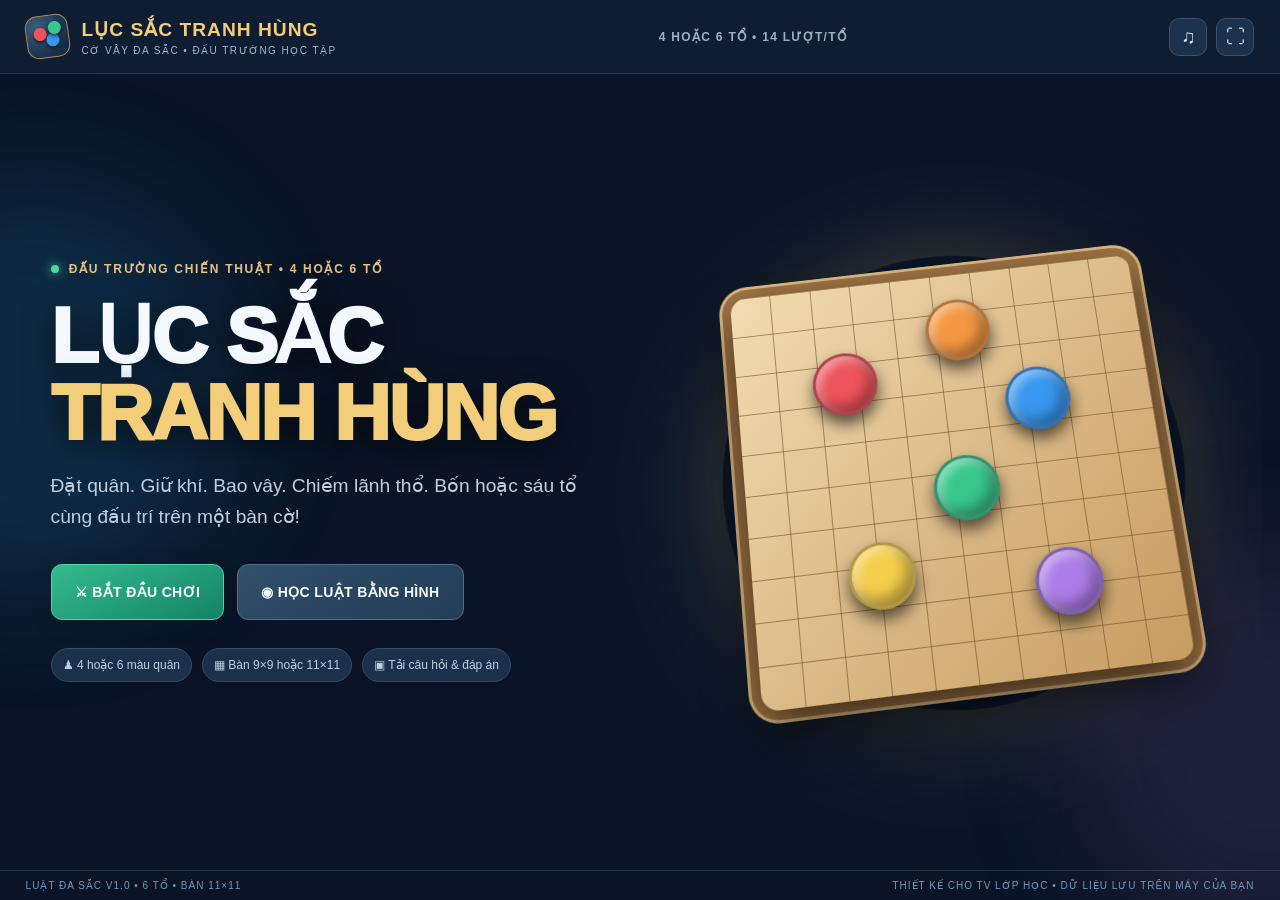
<file: site/co-vay-luc-sac/index.html>
<!doctype html><html lang="vi"><head><meta charset="utf-8"><meta name="viewport" content="width=device-width, initial-scale=1, viewport-fit=cover"><meta name="theme-color" content="#0a1528"><meta name="description" content="Lục sắc tranh hùng - Cờ vây đa sắc 4 hoặc 6 tổ, hướng dẫn bằng hình ảnh, tải câu hỏi và đáp án, đấu trường 11×11."><title>Lục sắc tranh hùng V5 • Cờ vây đa sắc</title><style>
:root{--bg:#0a1426;--panel:#172a43;--panel2:#203752;--ink:#f4f8ff;--muted:#a4b9d4;--line:rgba(186,214,249,.14);--gold:#f2ce7b;--primary:#2fa77d;--primary2:#146b5f;--red:#ef535b;--blue:#3897ef;--green:#37c88c;--yellow:#f5ce4c;--purple:#ac7de9;--orange:#f49742}*{box-sizing:border-box}html,body{height:100%;margin:0}body{font-family:Inter,"Segoe UI",Arial,sans-serif;background:var(--bg);color:var(--ink);overflow:hidden}button,select,input{font:inherit}button{cursor:pointer}button:disabled{cursor:not-allowed;opacity:.43;filter:grayscale(.3)}.hidden{display:none!important}.ambient{position:fixed;pointer-events:none;filter:blur(55px);border-radius:50%;opacity:.35}.ambient-a{width:420px;height:420px;left:-175px;top:20%;background:#14527a}.ambient-b{width:390px;height:390px;right:-180px;bottom:-40px;background:#463661}.app{height:100dvh;min-height:530px;display:flex;flex-direction:column;position:relative;z-index:1;isolation:isolate}.topbar{display:flex;align-items:center;justify-content:space-between;gap:14px;padding:11px clamp(15px,2vw,32px);height:74px;flex:none;border-bottom:1px solid var(--line);background:rgba(15,30,50,.95)}.brand{display:flex;align-items:center;gap:13px;white-space:nowrap}.brand strong{display:block;color:var(--gold);font-size:clamp(16px,1.5vw,22px);letter-spacing:1px;font-weight:900}.brand small{display:block;color:#9ebad4;font-size:10px;letter-spacing:1.45px;margin-top:4px}.brand-mark{width:43px;height:43px;border:1px solid #b38e59;background:radial-gradient(circle at 25% 25%,#395e7d,#152b46 80%);border-radius:12px;position:relative;display:flex;align-items:center;justify-content:center;gap:0;transform:rotate(-8deg)}.brand-mark .orb{height:13px;width:13px;position:absolute;border-radius:50%;box-shadow:0 2px 4px #0009}.orb.red{background:var(--red);top:11px;left:7px}.orb.blue{background:var(--blue);top:18px;left:19px}.orb.green{background:var(--green);top:6px;left:22px}.top-status{color:#9ab1cb;font-size:12px;letter-spacing:1.3px;font-weight:750}.head-actions{display:flex;gap:9px}.icon-btn{width:38px;height:38px;border-radius:10px;border:1px solid #3b506a;background:#1c314b;color:#dce9f9;font-size:19px}.icon-btn:hover{background:#2b4868}.main{flex:1;min-height:0;display:flex;justify-content:center;width:100%;padding:clamp(8px,1.1vh,14px) clamp(10px,1.45vw,26px)}.screen{width:100%;height:100%;min-width:0}.site-footer{height:30px;flex:none;display:flex;justify-content:space-between;align-items:center;padding:0 clamp(15px,2vw,32px);border-top:1px solid var(--line);font-size:10px;letter-spacing:1px;color:#7897b8;gap:12px}.btn{border-radius:11px;padding:12px 17px;font-weight:800;letter-spacing:.35px;line-height:1.15;min-height:43px;border:1px solid transparent;color:#f8fcff;transition:background .16s ease,transform .16s ease,border-color .16s ease;white-space:nowrap}.btn:hover:not(:disabled){transform:translateY(-1px)}.btn:active:not(:disabled){transform:translateY(1px)}.btn.primary{background:linear-gradient(155deg,#34bb8d,#148366);box-shadow:0 5px 17px #071b1d7d;border-color:#54d3a6}.btn.primary:hover{background:linear-gradient(155deg,#4acfa2,#199577)}.btn.secondary{background:linear-gradient(145deg,#314e6b,#213d57);border-color:#53718f}.btn.ghost{background:transparent;border-color:#3f5774;color:#e0ebf9}.btn.tiny{font-size:11px;min-height:32px;padding:8px 11px}.btn.large{padding:17px 23px;font-size:14px;min-height:56px}.eyebrow{font-size:12px;letter-spacing:1.7px;font-weight:900;color:#e6c485}.spark{display:inline-block;width:8px;height:8px;background:#4bd6a3;box-shadow:0 0 11px #4bd6a3;border-radius:50%;margin-right:5px}.home-screen{display:flex;align-items:center;justify-content:center;gap:clamp(12px,3vw,70px);overflow:hidden}.home-copy{width:48%;max-width:590px;position:relative;z-index:2}.home-copy h1{font-size:clamp(46px,6.1vw,100px);line-height:.98;font-weight:1000;letter-spacing:-2px;margin:22px 0 20px;text-shadow:0 9px 32px #000a}.home-copy h1 em{font-style:normal;color:var(--gold)}.home-copy p{font-size:clamp(16px,1.5vw,21px);line-height:1.6;color:#bfd0e3;max-width:530px}.home-actions{display:flex;gap:13px;flex-wrap:wrap;margin-top:31px}.home-tags{display:flex;gap:10px;flex-wrap:wrap;margin-top:28px}.home-tags span{background:#1b314b;border:1px solid #304a66;border-radius:40px;padding:9px 11px;color:#bed1e4;font-size:12px}.hero-art{width:clamp(290px,43vw,600px);aspect-ratio:1;position:relative;display:grid;place-items:center;transform:perspective(900px) rotateX(11deg) rotateZ(-7deg)}.hero-board{position:absolute;inset:12%;border-radius:17px;background:repeating-linear-gradient(0deg,transparent 0 calc(10% - 1px),#714e2999 calc(10% - 1px) 10%),repeating-linear-gradient(90deg,transparent 0 calc(10% - 1px),#714e2999 calc(10% - 1px) 10%),linear-gradient(135deg,#f3dcb2,#c69c62);box-shadow:0 18px 50px #000a,0 0 0 9px #a57846,0 0 0 12px #e5c18a}.hero-coin{position:absolute;width:12%;aspect-ratio:1;border-radius:50%;box-shadow:inset -6px -8px 13px #0005,inset 4px 5px 11px #fff7,0 9px 15px #0009;border:3px solid #20253350}.coin-one{background:var(--red);top:25%;left:26%}.coin-two{background:var(--blue);top:32%;right:27%}.coin-three{background:var(--green);top:47%;left:46%}.coin-four{background:var(--yellow);bottom:27%;left:29%}.coin-five{background:var(--purple);bottom:22%;right:26%}.coin-six{background:var(--orange);top:17%;left:48%}.hero-glow{position:absolute;inset:8%;border-radius:50%;box-shadow:0 0 110px #efcc7842;z-index:-1}.setup-screen{max-width:1470px;display:flex;flex-direction:column;gap:14px;overflow:auto;padding:0 4px 8px;scrollbar-width:thin}.section-heading{display:flex;align-items:center;justify-content:space-between}.section-heading h2{font-size:clamp(26px,2.9vw,41px);margin:5px 0}.section-heading p{color:var(--muted);margin:0;font-size:13px}.setup-grid{display:grid;grid-template-columns:1fr 1fr;gap:15px;min-height:0;flex:1}.panel{background:linear-gradient(145deg,#1b304b,#13243b);border:1px solid #39516c;border-radius:17px;box-shadow:0 13px 35px #03091244;padding:19px}.panel-heading{display:flex;justify-content:space-between;align-items:center;gap:10px;margin-bottom:14px}.panel-heading h3,.panel h3{margin:0;font-size:16px;color:#f4e0b0}.pill{font-size:11px;background:#2c4a63;border-radius:50px;padding:7px 10px;color:#d7e9f8}.teams-inputs{display:grid;grid-template-columns:1fr 1fr;gap:10px}.team-input{display:flex;align-items:center;gap:10px;border:1px solid #324e6e;background:#12253e;padding:7px 10px;border-radius:9px}.team-dot{width:23px;height:23px;flex:none;border-radius:50%;border:2px solid #102034;box-shadow:0 1px 5px #0009}.team-input input{width:100%;min-width:0;border:0;outline:none;color:white;background:transparent;font-size:13px;font-weight:650}.setup-settings{display:grid;grid-template-columns:1.7fr 1fr;gap:11px;margin-top:18px}.setup-settings label{display:block;font-size:11px;color:var(--muted);margin-bottom:7px}.setup-settings select{border:1px solid #4b6786;border-radius:8px;background:#102239;color:#f6fbff;padding:10px;width:100%;font-size:12px;outline:none}.order-box{display:flex;align-items:center;justify-content:space-between;gap:12px;margin-top:14px;padding:12px;border:1px solid #34506c;border-radius:10px;background:#0f2339}.order-box b{font-size:12px}.order-box p{margin:6px 0 0;color:#d1e2fa;font-size:11px;line-height:1.5}.muted{font-size:12px;line-height:1.5;color:var(--muted)}.upload-zone{border:2px dashed #58728e;border-radius:15px;background:#152d48;min-height:154px;display:flex;flex-direction:column;align-items:center;justify-content:center;gap:7px;transition:background .15s}.upload-zone.drag{background:#275c64;border-color:#7de0b3}.upload-icon{font-size:27px;line-height:1;color:var(--gold)}.upload-zone strong{font-size:14px}.upload-zone span{font-size:11px;color:var(--muted)}.upload-zone .btn{min-height:34px;font-size:11px;padding:7px 13px}.upload-result{padding:10px;margin-top:12px;font-size:12px;color:#d6e4f5;border:1px solid #38546f;border-radius:10px;background:#13273f;line-height:1.5}.upload-result.error{color:#ffd1c8;border-color:#a4504f}.upload-result.ok{color:#b3f0d9;border-color:#3a896d}.template-actions{display:flex;gap:7px;flex-wrap:wrap;margin-top:12px}.format-hint{margin-top:12px;color:#9eb9d4;font-size:11px;line-height:1.55}.format-hint code{color:#e9d7a2;font-size:11px}.setup-bottom{display:flex;align-items:center;justify-content:space-between;gap:14px}.action-row{display:flex;gap:10px;flex-wrap:wrap;justify-content:flex-end}.notice{font-size:12px;color:#c2d4e7}.arena-screen{display:flex;flex-direction:column;min-height:0;gap:9px}.arena-top{display:flex;align-items:center;justify-content:space-between;gap:10px;flex:none;min-height:45px;background:#14263c;border:1px solid #314964;padding:6px 11px;border-radius:12px}.mode-badge{background:#285c60;color:#dcfff5;border:1px solid #478e81;padding:7px 10px;border-radius:7px;font-size:11px;font-weight:900;letter-spacing:.7px}.progress-label{font-size:13px;color:#dfecff;letter-spacing:1.4px;font-weight:900}.arena-top-actions{display:flex;gap:7px}.arena-layout{flex:1;min-height:0;display:grid;grid-template-columns:clamp(185px,19.2vw,258px) minmax(0,1fr) clamp(243px,22.5vw,312px);gap:9px}.team-rail,.action-panel{background:linear-gradient(160deg,#1d304b,#14263f);border:1px solid #3a5572;border-radius:13px;min-height:0;padding:clamp(9px,1vw,17px);display:flex;flex-direction:column}.rail-caption,.panel-state{font-size:11px;color:#b4cbe4;letter-spacing:1.3px;font-weight:900;margin-bottom:11px}.score-cards{display:flex;flex-direction:column;gap:clamp(5px,1vh,10px)}.score-card{background:#253a54;border:1px solid #38536d;border-radius:9px;padding:clamp(6px,.8vh,10px);display:grid;grid-template-columns:30px minmax(0,1fr) auto;align-items:center;gap:8px;min-height:57px;position:relative;transition:border-color .25s,background .25s}.score-card.active{background:#334d68;border-color:#dfc27d;box-shadow:inset 0 0 0 1px #8f774e}.stone-swatch{width:27px;height:27px;border-radius:50%;background:var(--c);border:2px solid #101f34;box-shadow:inset -3px -4px 5px #0005,inset 2px 3px 5px #fff8,0 2px 4px #050d1f;display:flex;align-items:center;justify-content:center;color:#092035;font-weight:900;font-size:12px}.score-name{font-weight:850;font-size:clamp(11px,1vw,14px);overflow:hidden;text-overflow:ellipsis;white-space:nowrap}.score-extra{font-size:10px;color:#a8c1d9;margin-top:4px}.score-num{font-size:clamp(19px,1.8vw,26px);font-weight:900;color:#ffffff;font-variant-numeric:tabular-nums}.small-note{margin-top:auto;padding-top:11px;font-size:11px;line-height:1.6;color:#95aec8}.board-frame{background:linear-gradient(140deg,#a87843,#c49b60 50%,#926334);border:4px solid #9d774a;border-radius:14px;min-height:0;min-width:0;display:flex;flex-direction:column;align-items:center;justify-content:center;padding:7px;box-shadow:inset 0 0 0 2px #d3b57a,0 5px 24px #0008;overflow:hidden}.board-wrap{width:min(100%,calc(100dvh - 224px));max-height:calc(100% - 32px);aspect-ratio:1;display:flex;align-items:center;justify-content:center;flex-shrink:1;min-height:0}.board-wrap svg{width:100%;height:100%;object-fit:contain;display:block;user-select:none;touch-action:manipulation}.board-tip{font-size:12px;color:#4c3218;text-align:center;font-weight:800;margin-top:5px;background:#f5d6a0;border-radius:18px;padding:5px 15px;max-width:98%;overflow:hidden;text-overflow:ellipsis;white-space:nowrap}.action-panel .panel-state{margin:0}.action-panel h2{font-size:clamp(21px,2vw,29px);line-height:1.12;margin:12px 0 7px;color:var(--gold)}.action-panel>p{font-size:clamp(12px,1.05vw,15px);line-height:1.55;color:#e0edff;margin:0 0 13px}.right-detail{background:#223d5b;padding:12px;border-radius:9px;font-size:clamp(12px,1.1vw,14px);color:#e6f2ff;line-height:1.55;min-height:64px}.right-detail strong{color:#f7d98a}.tutorial-actions,.control-actions{display:flex;flex-direction:column;gap:8px;margin-top:auto}.tutorial-actions>.btn,.control-actions>.btn{min-height:43px}.tutorial-actions{display:grid;grid-template-columns:1fr 1fr;gap:8px}.tutorial-actions #lessonSkip{grid-column:span 2}.clock-block{margin:12px 0;text-align:center;background:#0e2034;border-radius:11px;padding:7px;border:1px solid #2a4963}.clock-block small{font-size:10px;letter-spacing:1.7px;color:#aec5d9}.countdown{font-size:clamp(40px,4.5vw,66px);font-weight:950;color:#eecb83;font-variant-numeric:tabular-nums;line-height:1.13}.countdown span{font-size:19px;margin-left:3px}.countdown.warning{color:#ffb346}.countdown.danger{color:#ff6366}.timebar{height:6px;border-radius:5px;background:#344c63;overflow:hidden;margin:4px 9px}.timebar div{height:100%;background:linear-gradient(90deg,#18b690,#ebce73);width:100%;transition:width .18s linear}.right-foot{font-size:11px;color:#9cbedb;margin-top:10px;line-height:1.4}.arena-footer{flex:none;border:1px solid #2e4862;background:#172a41;border-radius:9px;min-height:34px;padding:8px 12px;display:flex;justify-content:space-between;align-items:center;gap:12px;font-size:12px;color:#d3e2f6}.arena-footer #miniLog{color:#9fbad5;font-size:11px;white-space:nowrap;max-width:42%;overflow:hidden;text-overflow:ellipsis}.quiz-box{background:#102b41;border:1px solid #3d6880;border-radius:10px;padding:10px;margin:12px 0;overflow:auto;min-height:0;max-height:45%}.quiz-box .q-top{font-size:10px;color:#d9b96f;font-weight:800;letter-spacing:1px}.quiz-box .question{font-size:13px;font-weight:800;margin:8px 0 9px;line-height:1.4;color:#fff}.qopt{display:block;width:100%;text-align:left;background:#263f5a;border:1px solid #48637d;border-radius:8px;padding:8px 10px;color:#e9f4ff;font-size:12px;margin:6px 0;white-space:normal}.qopt:hover:not(:disabled){background:#345c72}.qopt.selected{border-color:#e9cd7f;background:#51634b}.qopt.correct{border-color:#5bd49d;background:#245d51}.qopt.wrong{border-color:#ff7676;background:#6d323b}.qfeedback{font-size:11px;margin-top:9px;line-height:1.5;color:#f0d5a1}.qinput{width:100%;color:white;background:#203a53;border:1px solid #58748e;border-radius:8px;padding:10px;font-size:13px}.result-screen{max-width:1330px;overflow:auto;display:flex;flex-direction:column;gap:17px;padding:9px 5px}.result-head{text-align:center}.result-head h2{font-size:clamp(30px,4vw,57px);margin:6px 0;color:var(--gold)}.result-head p{margin:5px 0;color:var(--muted)}.results-grid{display:grid;grid-template-columns:1fr 1.3fr;gap:15px;min-height:0;flex:1}.result-panel,.standings-panel{overflow:auto}.rank-row{display:flex;align-items:center;gap:12px;padding:10px;border-bottom:1px solid #344d67}.rank-no{font-size:20px;font-weight:900;color:var(--gold);min-width:30px}.rank-name{flex:1;font-weight:800}.rank-points{font-size:23px;font-weight:950}.result-actions{display:flex;gap:10px;flex-wrap:wrap;margin-top:19px}.score-table{width:100%;border-collapse:collapse;text-align:right;font-size:12px}.score-table th,.score-table td{padding:10px 6px;border-bottom:1px solid #34506c}.score-table th{color:#b6cde2;font-size:11px}.score-table td:first-child,.score-table th:first-child{text-align:left}.score-table .total{color:var(--gold);font-size:16px;font-weight:900}.modal{position:fixed;inset:0;display:grid;place-items:center;z-index:40}.modal-overlay{position:absolute;inset:0;background:#050c16cb;backdrop-filter:blur(3px)}.modal-card{position:relative;width:min(550px,calc(100vw - 30px));max-height:86dvh;overflow:auto;border:1px solid #51708d;border-radius:17px;padding:21px;background:#1b314c;box-shadow:0 22px 70px #000b}.modal-head{display:flex;align-items:center;justify-content:space-between;gap:12px;margin-bottom:12px}.modal-head h3{font-size:19px;margin:0;color:var(--gold)}.modal-content,.modal-card p{font-size:14px;color:#dce8f7;line-height:1.6}.modal-actions{display:flex;justify-content:flex-end;gap:9px;flex-wrap:wrap;margin-top:18px}.rule-tile{border:1px solid #375774;border-radius:10px;padding:10px;margin:8px 0;font-size:13px;color:#e5efff;line-height:1.5}.rule-tile strong{color:#f2cf81}.toast{position:fixed;z-index:60;bottom:56px;left:50%;transform:translateX(-50%);min-width:260px;max-width:min(90vw,550px);text-align:center;padding:13px 20px;border-radius:11px;border:1px solid #52816d;background:#1f5c4b;box-shadow:0 9px 30px #0008;color:white;font-size:13px;font-weight:800}.toast.bad{background:#68333b;border-color:#b76b68}.board-star{fill:#6e5334;opacity:.66}.board-stone{filter:url(#stoneShadow)}.stone-letter{font-size:11px;font-weight:900;pointer-events:none;fill:#0d2435}.board-intersection{cursor:pointer;fill:transparent}.board-intersection:focus{outline:0}.board-ghost{opacity:.65}.board-capture{animation:disappear .39s ease forwards;pointer-events:none}.board-highlight{animation:hintPulse 1.65s ease-in-out infinite;pointer-events:none}.board-last{pointer-events:none}.territory-circle{opacity:.32;pointer-events:none}.board-coord{font-size:12px;font-weight:800;fill:#72522e;pointer-events:none}.modal-pieces{display:flex;gap:6px;margin:13px 0}.modal-pieces i{width:27px;height:27px;border-radius:50%;background:var(--c);box-shadow:inset -3px -3px 5px #0005,inset 2px 2px 3px #fff6}@keyframes disappear{0%{opacity:1;transform:scale(1)}45%{opacity:.75;transform:scale(1.15)}100%{opacity:0;transform:scale(.1)}}@keyframes hintPulse{0%,100%{opacity:.65}50%{opacity:.18}}@media(prefers-reduced-motion:reduce){*,*:before,*:after{animation:none!important;transition:none!important}}
@media(max-width:1120px){.arena-layout{grid-template-columns:172px minmax(0,1fr) 220px;gap:7px}.team-rail,.action-panel{padding:8px}.score-card{grid-template-columns:26px minmax(0,1fr) auto;gap:5px;min-height:50px}.stone-swatch{width:24px;height:24px}.score-name{font-size:11px}.score-extra{font-size:9px}.board-wrap{width:min(100%,calc(100dvh - 221px))}.home-copy h1{font-size:60px}.top-status{display:none}.quiz-box{max-height:38%}.btn.tiny{padding:7px 8px}}
@media(max-width:780px){body{overflow:auto}.app{height:auto;min-height:100dvh}.main{min-height:0;flex:1}.site-footer{display:none}.home-screen{flex-direction:column;padding:26px 0}.home-copy{width:95%;text-align:center}.home-copy h1{font-size:clamp(44px,10vw,75px)}.home-actions,.home-tags{justify-content:center}.hero-art{width:min(76vw,360px)}.setup-grid{grid-template-columns:1fr}.setup-bottom{flex-direction:column;align-items:stretch}.action-row{justify-content:center}.arena-screen{min-height:1080px}.arena-layout{grid-template-columns:1fr 1fr;grid-template-rows:570px auto;gap:8px}.board-frame{grid-row:1;grid-column:span 2}.team-rail{grid-row:2}.action-panel{grid-row:2}.board-wrap{width:min(96vw,530px)}.results-grid{grid-template-columns:1fr}.arena-top{flex-wrap:wrap}.arena-footer{flex-wrap:wrap}.brand small{font-size:8px}}

/* V4: Chuyển chế độ 4/6 tổ, ưu tiên quan sát trên TV */
.team-count-switch{display:flex;align-items:center;justify-content:center;gap:14px;margin:0 0 15px;padding:10px 12px;border:1px solid rgba(250,223,155,.28);border-radius:14px;background:rgba(18,37,58,.72)}
.mode-switch-caption{font-size:11px;font-weight:850;letter-spacing:.08em;color:#f2cf88;white-space:nowrap}
.team-count-options{display:flex;gap:10px;flex:1;max-width:580px}
.count-choice{appearance:none;flex:1;display:flex;align-items:center;justify-content:center;gap:11px;padding:11px 12px;border-radius:11px;background:#223e59;border:2px solid #456079;color:#e3eafa;cursor:pointer;font-family:inherit;transition:transform .15s,border-color .15s,background .15s}
.count-choice b{font-size:19px;font-weight:900;white-space:nowrap}.count-choice span{font-size:11px;color:#c6d5e7;font-weight:650}
.count-choice[aria-pressed="true"]{border-color:#f6d28d;background:linear-gradient(130deg,#365773,#2e4b60);box-shadow:0 0 0 2px rgba(247,214,145,.12) inset}
.count-choice:focus-visible{outline:3px solid #f6d28d;outline-offset:3px}
.count-choice:hover{transform:translateY(-1px)}
@media(max-width:900px){.team-count-switch{flex-direction:column;align-items:stretch;gap:7px}.count-choice{gap:6px;padding:8px}.count-choice b{font-size:15px}.count-choice span{font-size:10px}}

/* V5: câu hỏi mở rộng trên vùng bàn cờ, vẫn giữ đồng hồ và bảng đội */
.board-frame{position:relative}
.quiz-stage{position:absolute;inset:9px 9px 38px;z-index:9;padding:clamp(12px,1.5vw,22px);background:linear-gradient(155deg,#132941 3%,#183851 100%);border:2px solid #8faeaa;border-radius:14px;box-shadow:0 8px 30px #041424de;overflow:auto;scrollbar-width:thin;color:#eff8ff}
.quiz-stage .q-top{font-size:clamp(12px,1.08vw,15px);font-weight:900;color:#f9d58b;letter-spacing:.7px}
.quiz-stage .question{font-size:clamp(17px,1.7vw,25px);font-weight:800;line-height:1.35;margin:12px 0 18px;white-space:pre-wrap}
.quiz-stage .qopt{padding:12px 15px;margin:8px 0;font-size:clamp(14px,1.15vw,18px);border-radius:10px}
.quiz-stage .qinput{font-size:17px;padding:12px}
.quiz-stage .qfeedback{padding:13px 15px;margin-top:17px;background:#283f53;border-radius:11px;color:#fff1d3;font-size:clamp(14px,1.16vw,18px);line-height:1.55;white-space:pre-wrap}
.quiz-stage .q-tag{color:#b2d0df;font-size:13px;display:block;margin:6px 0}
.quiz-stage .q-keyword{display:grid;grid-template-columns:1fr 1fr;gap:8px}
.quiz-stage .q-keyword .qopt{margin:0;min-height:48px}
.quiz-stage .q-keyword .qopt:last-child:nth-child(odd){grid-column:span 2}
.quiz-stage .q-match-wrap{display:grid;grid-template-columns:1fr 1.15fr;gap:12px;min-height:0}
.quiz-stage .q-match-col{display:flex;flex-direction:column;gap:7px}
.quiz-stage .q-match-title{font-size:13px;color:#f0cd8c;font-weight:900;margin-bottom:3px}
.quiz-stage .q-match-item{border:1px solid #51718a;border-radius:8px;padding:9px 11px;background:#27435f;color:#f4faff;text-align:left;display:flex;align-items:flex-start;gap:9px;font-size:clamp(12px,1.06vw,16px);line-height:1.4;min-height:43px;white-space:normal}
.quiz-stage .q-match-item b{color:#f8d48d;min-width:19px}
.quiz-stage .q-match-item.active{border-color:#f8d48d;background:#4c5654}
.quiz-stage .q-match-item.paired{border-color:#4fc7a2;background:#1c564c}
.quiz-stage .match-counter{margin:10px 0 9px;font-size:13px;color:#d6e5f5;font-weight:800}
.quiz-stage .match-submit{width:100%;min-height:45px}
.quiz-stage button:disabled{opacity:.65}
.upload-result{overflow-wrap:anywhere}
@media(max-width:1100px){.quiz-stage .question{font-size:16px}.quiz-stage .q-match-item{font-size:12px;padding:8px}.quiz-stage{padding:12px}}
@media(max-width:780px){.quiz-stage{inset:8px 8px 42px}.quiz-stage .q-match-wrap{gap:7px}.quiz-stage .q-match-item{font-size:12px}}
/* Matching questions: submission always stays visible; only the pair choices scroll if a TV is short. */
.quiz-stage:has(.q-match-wrap){display:flex;flex-direction:column;overflow:hidden}
.quiz-stage:has(.q-match-wrap) .question{flex:none;margin:10px 0 8px;font-size:clamp(16px,1.42vw,23px)}
.quiz-stage:has(.q-match-wrap) .q-tag{flex:none;margin:2px 0 8px}
.quiz-stage .q-match-wrap{flex:1;overflow:auto;scrollbar-width:thin;align-content:start}
.quiz-stage .q-match-col{min-width:0}
.quiz-stage .match-counter{flex:none;margin:9px 0 7px}
.quiz-stage .match-submit{flex:none}
/* Setup must flow naturally so the 4 format templates are not covered by the bottom buttons. */
.setup-screen .setup-grid{flex:0 0 auto;min-height:auto}
.setup-screen .setup-bottom{flex:0 0 auto;padding:4px 0 12px}

</style></head><body>
<div class="ambient ambient-a"></div><div class="ambient ambient-b"></div>
<div id="app" class="app">
<header class="topbar"><div class="brand"><div class="brand-mark"><span class="orb red"></span><span class="orb blue"></span><span class="orb green"></span></div><div><strong>LỤC SẮC TRANH HÙNG</strong><small>CỜ VÂY ĐA SẮC • ĐẤU TRƯỜNG HỌC TẬP</small></div></div><div id="topStatus" class="top-status">4 HOẶC 6 TỔ • 14 LƯỢT/TỔ</div><div class="head-actions"><button id="soundBtn" class="icon-btn" title="Bật / tắt âm thanh" aria-label="Bật tắt âm thanh">♫</button><button id="fullBtn" class="icon-btn" title="Toàn màn hình" aria-label="Toàn màn hình">⛶</button></div></header>
<main class="main"><section id="homeScreen" class="screen home-screen"><div class="home-copy"><div class="eyebrow"><span class="spark"></span> ĐẤU TRƯỜNG CHIẾN THUẬT • 4 HOẶC 6 TỔ</div><h1>LỤC SẮC<br><em>TRANH HÙNG</em></h1><p>Đặt quân. Giữ khí. Bao vây. Chiếm lãnh thổ. Bốn hoặc sáu tổ cùng đấu trí trên một bàn cờ!</p><div class="home-actions"><button class="btn primary large" id="homeStart">⚔ BẮT ĐẦU CHƠI</button><button class="btn secondary large" id="homeLearn">◉ HỌC LUẬT BẰNG HÌNH</button></div><div class="home-tags"><span>♟ 4 hoặc 6 màu quân</span><span>▦ Bàn 9×9 hoặc 11×11</span><span>▣ Tải câu hỏi & đáp án</span></div></div><div class="hero-art" aria-hidden="true"><div class="hero-board" id="heroBoard"></div><div class="hero-coin coin-one"></div><div class="hero-coin coin-two"></div><div class="hero-coin coin-three"></div><div class="hero-coin coin-four"></div><div class="hero-coin coin-five"></div><div class="hero-coin coin-six"></div><div class="hero-glow"></div></div></section>
<section id="setupScreen" class="screen setup-screen hidden"><div class="section-heading"><div><span class="eyebrow">CHUẨN BỊ GIAO TRANH</span><h2>Thiết lập trận đấu</h2><p id="setupSubtitle">Chọn 4 hoặc 6 tổ • 14 lượt mỗi tổ</p></div><button class="btn ghost" id="setupBack">← Trang chủ</button></div><div class="team-count-switch" aria-label="Chọn số tổ thi đấu"><div class="mode-switch-caption">CHỌN QUÂN ĐOÀN</div><div class="team-count-options"><button type="button" id="teams4" class="count-choice" aria-pressed="false"><b>4 TỔ</b><span>4 màu • 9×9 • 56 lượt</span></button><button type="button" id="teams6" class="count-choice" aria-pressed="true"><b>6 TỔ</b><span>6 màu • 11×11 • 84 lượt</span></button></div></div><div class="setup-grid"><div class="panel setup-panel"><div class="panel-heading"><h3 id="teamPanelTitle">⚑ Sáu quân đoàn</h3><span class="pill" id="teamCountPill">6 tổ · 84 lượt</span></div><div id="teamInputs" class="teams-inputs"></div><div class="setup-settings"><div><label for="modeSelect">Chế độ thi đấu</label><select id="modeSelect"><option value="classic">Chiến thuật tiêu chuẩn (không câu hỏi)</option><option value="quiz">Học tập: trả lời đúng mới được đặt quân</option></select></div><div><label for="clockSelect">Thời gian đặt quân</label><select id="clockSelect"><option value="20">20 giây (tiêu chuẩn)</option><option value="30">30 giây (lớp mới tập)</option></select></div></div><div class="order-box"><div><b>Thứ tự thi đấu</b><p id="orderPreview">Đỏ → Xanh dương → Xanh lá → Vàng → Tím → Cam</p></div><button id="shuffleOrder" class="btn tiny secondary">⇄ Bốc thăm</button></div></div><div class="panel upload-panel"><div class="panel-heading"><h3>▤ Ngân hàng câu hỏi</h3><span class="pill">Kèm đáp án</span></div><p class="muted">Nhận Word (.docx), Excel, CSV, JSON. Có thể chọn cùng lúc phiếu học sinh và đáp án Word riêng; không hiển thị đáp án trước khi chấm.</p><div class="upload-zone" id="uploadZone"><div class="upload-icon">↥</div><strong>Thả file câu hỏi vào đây</strong><span>hoặc chọn tệp từ máy tính</span><input type="file" accept=".docx,.xlsx,.csv,.json" multiple id="questionFile" hidden><button class="btn secondary" id="browseQuestions">CHỌN WORD / EXCEL</button></div><div id="uploadResult" class="upload-result">Chưa tải bộ câu hỏi nào.</div><div class="template-actions"><button id="downloadCSV" class="btn tiny secondary">↓ Mẫu CSV</button><button id="downloadXLSX" class="btn tiny secondary">↓ Mẫu Excel</button><button id="downloadJSON" class="btn tiny secondary">↓ Mẫu JSON</button><button id="downloadDOCX" class="btn tiny secondary">↓ Mẫu Word 4 dạng</button></div><div class="format-hint">4 dạng: <b>Trắc nghiệm, Đúng/Sai có giải thích, Nối cột, Trả lời ngắn/chọn 5 từ khóa.</b><br>Word Bài 11: chọn <b>cả phiếu và đáp án</b> cùng lúc; web tự nhận 6 cặp nối, 11 + 6 ô từ khóa. Nối cột mặc định <b>120 giây</b>; từ khóa <b>45 giây</b>.</div></div></div><div class="setup-bottom"><div class="notice" id="setupNotice">Bạn có thể học luật trước hoặc bắt đầu ngay.</div><div class="action-row"><button class="btn secondary" id="setupTutorial">◉ HỌC LUẬT TRỰC QUAN</button><button class="btn primary" id="launchGame">BẮT ĐẦU TRẬN ĐẤU →</button></div></div></section>
<section id="arenaScreen" class="screen arena-screen hidden"><div class="arena-top"><span id="phaseLabel" class="mode-badge">HỌC LUẬT BẰNG HÌNH ẢNH</span><div id="progressText" class="progress-label">BÀI 1 / 6</div><div class="arena-top-actions"><button id="rulesOpen" class="btn tiny ghost">? NHẮC LUẬT</button><button id="teacherOpen" class="btn tiny ghost">⚙ GIÁO VIÊN</button><button id="pauseBtn" class="btn tiny secondary">Ⅱ TẠM DỪNG</button><button id="arenaHome" class="btn tiny ghost">⌂ TRANG CHỦ</button></div></div><div class="arena-layout"><aside class="team-rail"><div class="rail-caption" id="railCaption">SÁU QUÂN ĐOÀN</div><div id="scoreCards" class="score-cards"></div><div id="scoreNote" class="small-note">Tập chơi: không tính điểm</div></aside><div class="board-frame"><div class="board-wrap"><svg id="goBoard" viewBox="0 0 530 530" aria-label="Bàn cờ vây mười một nhân mười một" role="img"><defs><radialGradient id="stoneGloss" cx="30%" cy="25%" r="85%"><stop offset="0" stop-color="white" stop-opacity=".34"/><stop offset=".5" stop-color="white" stop-opacity=".06"/><stop offset="1" stop-color="black" stop-opacity=".3"/></radialGradient><filter id="stoneShadow" x="-50%" y="-50%" width="200%" height="200%"><feDropShadow dx="1.8" dy="2.8" stdDeviation="1.6" flood-color="#40280a" flood-opacity=".48"/></filter></defs><rect x="5" y="5" width="520" height="520" rx="13" fill="#d4b17a" stroke="#f3debb" stroke-width="3"/><rect x="13" y="13" width="504" height="504" rx="7" fill="#edcf9c"/><g id="gridLines"></g><g id="territoryLayer"></g><g id="hintLayer"></g><g id="stonesLayer"></g><g id="previewLayer"></g><g id="hitsLayer"></g></svg></div><div id="quizStage" class="quiz-stage hidden" aria-live="polite"></div><div id="boardTip" class="board-tip">Hãy bắt đầu bằng bài học đặt quân.</div></div><aside class="action-panel"><div class="panel-state" id="rightState">HỌC LUẬT • THỬ NGAY</div><h2 id="rightTitle">Đặt quân</h2><p id="rightDesc">Chọn giao điểm đang được chỉ dẫn.</p><div id="rightDetail" class="right-detail"></div><div id="clockBlock" class="clock-block hidden"><small>THỜI GIAN CÒN LẠI</small><div id="countdown" class="countdown">20<span>s</span></div><div class="timebar"><div id="timeFill"></div></div></div><div id="quizBox" class="quiz-box hidden"></div><div id="actionControls" class="control-actions"><button id="confirmMove" class="btn primary" disabled>✓ XÁC NHẬN</button><button id="passMove" class="btn secondary">BỎ LƯỢT</button></div><div id="tutorialControls" class="tutorial-actions hidden"><button id="lessonBack" class="btn secondary">← TRƯỚC</button><button id="lessonNext" class="btn primary" disabled>TIẾP THEO →</button><button id="lessonSkip" class="btn ghost">BỎ QUA HỌC LUẬT</button></div><div id="rightFoot" class="right-foot">Tự học bằng cách bấm trên bàn cờ.</div></aside></div><div class="arena-footer"><span id="footerMessage">Đặt quân trên giao điểm để chơi.</span><span id="miniLog">Chưa có nước đi nào</span></div></section>
<section id="resultScreen" class="screen result-screen hidden"><div class="result-head"><div class="eyebrow">KẾT THÚC TRẬN ĐẤU</div><h2 id="winnerTitle">VINH DANH NHÀ VÔ ĐỊCH</h2><p id="resultReason"></p></div><div class="results-grid"><div class="panel result-panel"><h3>BẢNG XẾP HẠNG</h3><div id="rankings"></div><div class="result-actions"><button class="btn secondary" id="reviewGame">▤ XEM LẠI BÀN CỜ</button><button class="btn primary" id="playAgain">↻ TRẬN MỚI</button></div></div><div class="panel standings-panel"><h3>THỐNG KÊ CHÍNH XÁC</h3><div id="finalScores"></div><p class="small-note">Tổng = quân còn trên bàn + 2 × quân bắt được + lãnh thổ.</p></div></div></section></main>
<footer class="site-footer"><span><span id="siteGameInfo">LUẬT ĐA SẮC V1.0 • 6 TỔ • BÀN 11×11</span></span><span>THIẾT KẾ CHO TV LỚP HỌC • DỮ LIỆU LƯU TRÊN MÁY CỦA BẠN</span></footer>
</div><div id="dialog" class="modal hidden"><div class="modal-overlay" data-close="true"></div><div class="modal-card"><div class="modal-head"><h3 id="modalTitle">THÔNG BÁO</h3><button id="closeDialog" class="icon-btn" aria-label="Đóng">✕</button></div><div id="modalContent"></div><div id="modalActions" class="modal-actions"></div></div></div><div id="toast" class="toast hidden" role="status" aria-live="polite"></div><script>
/* Lục sắc tranh hùng — luật cờ vây đa sắc hỗ trợ 4 tổ (9×9) và 6 tổ (11×11). */
(function(root,factory){const api=factory();if(typeof module==='object'&&module.exports)module.exports=api;root.GoRules=api;})(typeof globalThis!=='undefined'?globalThis:this,function(){
'use strict';
function forConfig(size=11,teamCount=6){
  if(![9,11].includes(size)||![4,6].includes(teamCount))throw Error('Cấu hình bàn cờ không hợp lệ.');
  const SIZE=size,COUNT=SIZE*SIZE,TEAM_COUNT=teamCount,EMPTY=-1,LETTERS='ABCDEFGHIJK'.slice(0,SIZE);
  const coord=i=>LETTERS[i%SIZE]+(SIZE-Math.floor(i/SIZE));
  const index=s=>{const match=/^([A-K])([1-9]|10|11)$/i.exec(String(s).trim());if(!match)return -1;const col=LETTERS.indexOf(match[1].toUpperCase()),row=Number(match[2]);return col>=0&&row>=1&&row<=SIZE?(SIZE-row)*SIZE+col:-1};
  function neighbors(i){const r=Math.floor(i/SIZE),c=i%SIZE,a=[];if(r>0)a.push(i-SIZE);if(r<SIZE-1)a.push(i+SIZE);if(c>0)a.push(i-1);if(c<SIZE-1)a.push(i+1);return a}
  function group(board,at){if(at<0||at>=COUNT)throw Error('Vị trí ngoài bàn cờ.');const color=board[at];if(color===EMPTY)return {stones:[],liberties:[]};const seen=new Set([at]),free=new Set(),stack=[at];while(stack.length){const i=stack.pop();for(const n of neighbors(i)){if(board[n]===EMPTY)free.add(n);else if(board[n]===color&&!seen.has(n)){seen.add(n);stack.push(n)}}}return {stones:[...seen],liberties:[...free]}}
  const serialize=board=>board.map(v=>v===EMPTY?'.':String(v)).join('');
  function move(board,color,at,history){if(!Array.isArray(board)||board.length!==COUNT)return {ok:false,reason:'Bàn cờ sai kích thước.'};if(!Number.isInteger(color)||color<0||color>=TEAM_COUNT)return {ok:false,reason:'Màu quân không hợp lệ.'};if(!Number.isInteger(at)||at<0||at>=COUNT)return {ok:false,reason:'Ngoài bàn cờ.'};if(board[at]!==EMPTY)return {ok:false,reason:'Giao điểm này đã có quân.'};const next=board.slice();next[at]=color;const taken=new Set(),checked=new Set();for(const n of neighbors(at)){if(next[n]===EMPTY||next[n]===color||checked.has(n))continue;const g=group(next,n);g.stones.forEach(i=>checked.add(i));if(g.liberties.length===0)g.stones.forEach(i=>taken.add(i))}taken.forEach(i=>next[i]=EMPTY);if(group(next,at).liberties.length===0)return {ok:false,reason:'Nước đi tự sát: nhóm quân của bạn không còn khí.'};const key=serialize(next);if(history&&history.includes(key))return {ok:false,reason:'Nước đi lặp lại thế cờ đã xuất hiện.'};return {ok:true,board:next,captured:[...taken].sort((a,b)=>a-b),key}}
  function territories(board){const visited=new Set(),owner=Array(COUNT).fill(-1),counts=Array(TEAM_COUNT).fill(0),areas=[];for(let i=0;i<COUNT;i++){if(board[i]!==EMPTY||visited.has(i))continue;const stack=[i],cells=[],border=new Set();visited.add(i);while(stack.length){const p=stack.pop();cells.push(p);for(const n of neighbors(p)){if(board[n]===EMPTY&&!visited.has(n)){visited.add(n);stack.push(n)}else if(board[n]!==EMPTY)border.add(board[n])}}const o=border.size===1?[...border][0]:-1;if(o>=0&&o<TEAM_COUNT){counts[o]+=cells.length;cells.forEach(p=>owner[p]=o)}areas.push({cells,owner:o,border:[...border]})}return {owner,counts,areas}}
  function scores(board,captures){const living=Array(TEAM_COUNT).fill(0);board.forEach(v=>{if(v>=0&&v<TEAM_COUNT)living[v]++});const territory=territories(board);return Array.from({length:TEAM_COUNT},(_,id)=>({id,living:living[id],captured:captures[id]||0,territory:territory.counts[id],confirmed:living[id]+2*(captures[id]||0),total:living[id]+2*(captures[id]||0)+territory.counts[id]}))}
  const winnerRank=results=>results.slice().sort((a,b)=>b.total-a.total||b.territory-a.territory||b.captured-a.captured);
  return {SIZE,COUNT,TEAM_COUNT,EMPTY,coord,index,neighbors,group,serialize,move,territories,scores,winnerRank,forConfig};
}
return forConfig();
});

</script><script>
/* DOCX import offline, including the teacher-answer + two-column student worksheet format. */
(()=>{'use strict';
const N='http://schemas.openxmlformats.org/wordprocessingml/2006/main';
const norm=s=>String(s??'').trim().normalize('NFD').replace(/[\u0300-\u036f]/g,'').replace(/đ/g,'d').replace(/Đ/g,'D').toLowerCase();
function dchildren(node,name){return Array.from(node?.children||[]).filter(e=>e.localName===name)}
function first(node,name){return node?.getElementsByTagNameNS(N,name)?.[0]||null}
function contents(p){return Array.from(p?.getElementsByTagNameNS(N,'t')||[]).map(n=>n.textContent).join('').replace(/\s+/g,' ').trim()}
function cellBlocks(tc){return Array.from(tc?.children||[]).flatMap(n=>n.localName==='p'?[{kind:'p',text:contents(n)}]:n.localName==='tbl'?[tableBlock(n)]:[])}
function tableBlock(tbl){let rows=dchildren(tbl,'tr').map(tr=>dchildren(tr,'tc').map(tc=>{const b=cellBlocks(tc);return {text:b.filter(x=>x.kind==='p').map(x=>x.text).join('\n'),blocks:b}}));return {kind:'table',rows}}
async function unzipXML(buffer){const bytes=new Uint8Array(buffer),d=new DataView(bytes.buffer,bytes.byteOffset,bytes.byteLength);let e=-1;for(let i=bytes.length-22;i>=Math.max(0,bytes.length-65557);i--)if(d.getUint32(i,true)===0x06054b50){e=i;break}if(e<0)throw Error('Word không hợp lệ: không tìm thấy cấu trúc DOCX.');const count=d.getUint16(e+10,true);let at=d.getUint32(e+16,true),found=null;for(let j=0;j<count;j++){if(d.getUint32(at,true)!==0x02014b50)break;const method=d.getUint16(at+10,true),len=d.getUint32(at+20,true),nameLen=d.getUint16(at+28,true),ex=d.getUint16(at+30,true),co=d.getUint16(at+32,true),offset=d.getUint32(at+42,true),name=new TextDecoder().decode(bytes.slice(at+46,at+46+nameLen));if(name==='word/document.xml')found={method,len,offset};at+=46+nameLen+ex+co}if(!found)throw Error('Không tìm thấy nội dung văn bản trong Word.');const local=found.offset;if(d.getUint32(local,true)!==0x04034b50)throw Error('File DOCX bị lỗi.');const dataStart=local+30+d.getUint16(local+26,true)+d.getUint16(local+28,true);const packed=bytes.slice(dataStart,dataStart+found.len);let data;if(found.method===0)data=packed;else if(found.method===8){if(!('DecompressionStream'in window))throw Error('Cần Chrome/Edge mới để đọc Word trực tiếp.');const stream=new Blob([packed]).stream().pipeThrough(new DecompressionStream('deflate-raw'));data=new Uint8Array(await new Response(stream).arrayBuffer())}else throw Error('DOCX dùng định dạng nén chưa hỗ trợ.');return new TextDecoder().decode(data)}
async function readWord(file){const xml=await unzipXML(await file.arrayBuffer()),doc=new DOMParser().parseFromString(xml,'application/xml');if(doc.getElementsByTagName('parsererror').length)throw Error('Không đọc được cấu trúc XML Word.');const body=first(doc,'body');if(!body)throw Error('Tài liệu Word rỗng.');let blocks=Array.from(body.children).flatMap(n=>n.localName==='p'?[{kind:'p',text:contents(n)}]:n.localName==='tbl'?[tableBlock(n)]:[]);if(blocks.length===1&&blocks[0].kind==='table'&&blocks[0].rows.length===1&&blocks[0].rows[0].length===2){const cols=blocks[0].rows[0];if(cols[0].blocks.length>5&&norm(cols[0].text).includes('cau 1'))blocks=cols[0].blocks}return {name:file.name,blocks,paragraphs:blocks.filter(x=>x.kind==='p').map(x=>x.text).filter(Boolean),tables:blocks.filter(x=>x.kind==='table'),xml}}
function parseOptions(raw){if(Array.isArray(raw))return raw.map(x=>String(x).trim()).filter(Boolean);return String(raw||'').split(/\s*\|\s*/).map(x=>x.trim()).filter(Boolean)}
function parseTeacher(teacher){const t=teacher.tables;if(t.length<3)throw Error('Đáp án Word cần ba bảng: nối cột, Câu 2 và Câu 3.');const map={};const ids=t[0].rows[0].map(c=>c.text.trim()),vals=t[0].rows[1].map(c=>c.text.trim());ids.forEach((id,i)=>{if(id&&vals[i])map[id]=vals[i].toUpperCase()});function wordAnswers(table){let out={};for(const row of table.rows)for(let c=0;c+1<row.length;c+=2){const id=row[c].text.trim(),value=row[c+1].text.trim();if(/^\d+$/.test(id)&&value)out[id]=value}return out}return {map,fill2:wordAnswers(t[1]),fill3:wordAnswers(t[2])}}
function parseLegacyPair(student,teacher){const keyText=student.paragraphs.map(norm).join(' ');if(!keyText.includes('noi cot')||!keyText.includes('tu khoa'))throw Error('Phiếu Word chưa nhận diện được các mục NỐI CỘT và ĐIỀN TỪ KHÓA. Hãy dùng mẫu Word 4 dạng trong web.');const answers=parseTeacher(teacher),table=student.tables[0];if(!table||table.rows.length<4)throw Error('Phiếu Word không có bảng nối cột hợp lệ.');const left=[],right=[];for(const row of table.rows.slice(1)){const l=(row[0]?.text||'').match(/^\s*(\d+)\s*[.\-–]\s*(.+)$/),r=(row[1]?.text||'').match(/^\s*([A-Z])\s*[.\-–]\s*(.+)$/);if(l)left.push({id:l[1],text:l[2].trim()});if(r)right.push({id:r[1],text:r[2].trim()})}if(left.length<2||right.length<left.length)throw Error('Không đủ cặp ở bảng nối cột.');for(const it of left)if(!right.some(r=>r.id===answers.map[it.id]))throw Error('Không tìm thấy đáp án nối cột cho ý '+it.id);const heading=student.paragraphs.find(p=>/^Câu\s*1\./i.test(p))||'Câu 1. Nối cột';const result=[{loai:'noi cot',muc_do:'trung bình',cau_hoi:heading,left,right,dap_an:answers.map,giai_thich:'Ghép các nội dung ở cột A với đặc điểm tương ứng ở cột B.',thoi_gian:120}];for(const number of [2,3]){const section=student.paragraphs.findIndex(p=>new RegExp('^Câu\\s*'+number+'\\.','i').test(p));if(section<0)throw Error('Thiếu Câu '+number+' trong phiếu Word.');const next=student.paragraphs.findIndex((p,i)=>i>section&&new RegExp('^Câu\\s*'+(number+1)+'\\.','i').test(p));const lines=student.paragraphs.slice(section+1,next<0?undefined:next),bankLine=lines.find(p=>/^Từ khóa\s*:/i.test(p));if(!bankLine)throw Error('Thiếu danh sách Từ khóa trong Câu '+number);const bank=parseOptions(bankLine.replace(/^Từ khóa\s*:/i,''));const correct=number===2?answers.fill2:answers.fill3;const used=new Set();for(const p of lines){const marks=[...p.matchAll(/\((\d+)\)\s*_{3,}/g)];for(const m of marks){const target=m[1];if(used.has(target))continue;used.add(target);const answer=correct[target];if(!answer)throw Error('Thiếu đáp án từ khóa Câu '+number+', ô '+target);const alternatives=bank.filter(x=>norm(x)!==norm(answer));if(alternatives.length<4)throw Error('Câu '+number+' phải có ít nhất 5 từ khóa kể cả đáp án.');let seed=(Number(target)*3+number)%alternatives.length;const distract=[];for(let k=0;k<alternatives.length&&distract.length<4;k++)distract.push(alternatives[(seed+k)%alternatives.length]);const choices=[...distract.slice(0,2),answer,...distract.slice(2)].slice(0,5);result.push({loai:'chon tu khoa',muc_do:'dễ',cau_hoi:p,tu_khoa:choices,dap_an:answer,vi_tri:target,giai_thich:`${heading} • Câu ${number}, ô (${target}): ${answer}`,thoi_gian:45})}}if(used.size!==Object.keys(correct).length)throw Error(`Câu ${number}: số ô điền (${used.size}) không khớp đáp án (${Object.keys(correct).length}).`)}return result}
function parseStructured(word){const lines=word.paragraphs;const heads=lines.map((v,i)=>/^Câu\s*\d+\./i.test(v)?i:-1).filter(i=>i>=0);if(!heads.length)throw Error('File Word chưa có đề mục "Câu 1.". Hãy tải mẫu Word bốn dạng ở trang thiết lập.');const questions=[];for(let i=0;i<heads.length;i++){const section=lines.slice(heads[i],i+1<heads.length?heads[i+1]:undefined);const prop=(label)=>{const re=new RegExp('^(?:'+label+')\\s*:\\s*(.*)$','i');return section.map(p=>p.match(re)).find(Boolean)?.[1]||''};const type=prop('Dạng|Loại'),level=prop('Mức độ'),text=prop('Câu hỏi')||section[0];const obj={loai:type||section[0].replace(/^Câu\s*\d+\.\s*/i,''),muc_do:level||'dễ',cau_hoi:text,dap_an:prop('Đáp án'),giai_thich:prop('Giải thích'),thoi_gian:prop('Thời gian')};const rawType=norm(obj.loai);if(rawType.includes('noi cot')){let side='';obj.left=[];obj.right=[];for(const s of section){if(/^Cột A\s*:/i.test(s)){side='a';continue}if(/^Cột B\s*:/i.test(s)){side='b';continue}if(side==='a'){const m=s.match(/^(\d+)\.\s*(.*)/);if(m)obj.left.push({id:m[1],text:m[2]})}if(side==='b'){const m=s.match(/^([A-Z])\.\s*(.*)/);if(m)obj.right.push({id:m[1],text:m[2]})}}}else if(rawType.includes('tu khoa'))obj.tu_khoa=parseOptions(prop('Từ khóa'));else for(const ch of 'ABCD'){const re=new RegExp('^'+ch+'[.:]\\s*(.*)$','i');obj[ch]=section.map(x=>x.match(re)).find(Boolean)?.[1]||''}questions.push(obj)}return questions}
async function parseWordFiles(files){const parsed=await Promise.all(files.map(readWord));if(parsed.length===1){if(parsed[0].paragraphs.some(x=>norm(x).includes('phieu bai ghi')))throw Error('Phiếu học sinh chưa có đáp án. Hãy giữ Ctrl và chọn cùng lúc PHIẾU BÀI 11 + ĐÁP ÁN GIÁO VIÊN (.docx).');return parseStructured(parsed[0])}if(parsed.length!==2)throw Error('Vui lòng chọn một mẫu Word có đáp án, hoặc đúng hai file: phiếu học sinh + đáp án giáo viên.');const teacher=parsed.find(p=>p.paragraphs.some(x=>norm(x).includes('dap an giao vien'))),student=parsed.find(p=>p!==teacher);if(!teacher||!student)throw Error('Không nhận ra file đáp án giáo viên. Với hai file Word, hãy chọn phiếu học sinh và đáp án tương ứng.');return parseLegacyPair(student,teacher)}
window.QuestionCodec={readWord,parseWordFiles,parseLegacyPair,parseStructured};
})();

</script><script>
/* Lục sắc tranh hùng — gameplay UI + tương tác học luật + ngân hàng câu hỏi. */
(()=>{'use strict';
const RULES=window.GoRules, $=id=>document.getElementById(id), COL=['#ef535b','#3897ef','#37c88c','#f5ce4c','#ac7de9','#f49742'];
const DEFAULT_NAMES=['Tổ Đỏ','Tổ Xanh dương','Tổ Xanh lá','Tổ Vàng','Tổ Tím','Tổ Cam'];
const STORAGE='luc-sac-tranh-hung-v3-game', QBSTORE='luc-sac-tranh-hung-v3-questions';
let R=RULES,teamCount=6;const GRID0=35, P=i=>{const step=460/(R.SIZE-1);return {x:GRID0+(i%R.SIZE)*step,y:GRID0+Math.floor(i/R.SIZE)*step}};
let teacherInspect=false;let screen='home',teams=DEFAULT_NAMES.slice(),order=[0,1,2,3,4,5],questionBank=[],game=null,lesson=0,lessonOK=false,lessonSeen=new Set(),tutorialBoard=Array(R.COUNT).fill(-1),draft=-1,toastTimer=null,timerHandle=null,deadline=0,secondsLeft=20,soundOn=false,modalOpen=false,quizPending=false,autoEvent=null,review=false;
const levels=['dễ','trung bình','khó'];
const escape=s=>String(s??'').replace(/[&<>"']/g,c=>({'&':'&amp;','<':'&lt;','>':'&gt;','"':'&quot;',"'":'&#39;'}[c]));
const norm=s=>String(s??'').trim().normalize('NFD').replace(/[\u0300-\u036f]/g,'').replace(/đ/g,'d').replace(/Đ/g,'D').replace(/\s+/g,' ').toLowerCase();
const key=s=>norm(s).replace(/[^a-z0-9]/g,'');
const $$=(sel)=>Array.from(document.querySelectorAll(sel));
const delay=ms=>new Promise(r=>setTimeout(r,ms));
function toast(message,bad=false){const el=$('toast');el.textContent=message;el.className='toast'+(bad?' bad':'');clearTimeout(toastTimer);toastTimer=setTimeout(()=>el.classList.add('hidden'),3000)}
function beep(freq=480,duration=.09){if(!soundOn)return;try{const ctx=beep.ctx||(beep.ctx=new (window.AudioContext||window.webkitAudioContext)());const osc=ctx.createOscillator(),gain=ctx.createGain();osc.type='sine';osc.frequency.value=freq;gain.gain.value=.028;osc.connect(gain).connect(ctx.destination);osc.start();gain.gain.exponentialRampToValueAtTime(.0001,ctx.currentTime+duration);osc.stop(ctx.currentTime+duration)}catch(e){}}
function changeScreen(name){screen=name;['home','setup','arena','result'].forEach(n=>$(n+'Screen').classList.toggle('hidden',n!==name));$('topStatus').textContent=name==='arena'&&game?`VÒNG ${Math.min(14,Math.floor(game.turn/teamCount)+1)} / 14 • ${teamCount} TỔ`:`${teamCount} TỔ • ${R.SIZE}×${R.SIZE} • 14 LƯỢT/TỔ`}
function namesFromSetup(){teams=$$('.team-input input').map((el,i)=>el.value.trim().slice(0,22)||DEFAULT_NAMES[i]).slice(0,teamCount);if(new Set(teams.map(norm)).size<teamCount){toast('Tên các tổ không được trùng nhau.',true);return false}return true}
function setTeamCount(next,restoreNames=null){
 const count=Number(next)===4?4:6;
 if(!restoreNames){const current=$$('.team-input input');if(current.length)teams=current.map((el,i)=>el.value.trim().slice(0,22)||DEFAULT_NAMES[i])}
 teamCount=count;R=RULES.forConfig(count===4?9:11,count);
 teams=Array.from({length:count},(_,i)=>(restoreNames||teams)[i]||DEFAULT_NAMES[i]);
 order=Array.from({length:count},(_,i)=>i);tutorialBoard=Array(R.COUNT).fill(-1);
 $('teams4').setAttribute('aria-pressed',String(count===4));$('teams6').setAttribute('aria-pressed',String(count===6));
 $('setupSubtitle').textContent=`Luật chuẩn: ${count} tổ • ${R.SIZE}×${R.SIZE} • 14 lượt mỗi tổ (${count*14} lượt)`;
 $('teamPanelTitle').textContent=count===4?'⚑ Bốn quân đoàn':'⚑ Sáu quân đoàn';
 $('teamCountPill').textContent=`${count} tổ · ${count*14} lượt`;
 $('railCaption').textContent=count===4?'BỐN QUÂN ĐOÀN':'SÁU QUÂN ĐOÀN';
 $('siteGameInfo').textContent=`LUẬT ĐA SẮC V1.0 • ${count} TỔ • BÀN ${R.SIZE}×${R.SIZE}`;
 $('goBoard').setAttribute('aria-label',`Bàn cờ vây ${R.SIZE} nhân ${R.SIZE}`);
 drawGrid();syncInputs();updateSetupMessage();if(screen==='setup')changeScreen('setup');
}
function syncInputs(){const target=$('teamInputs');target.innerHTML=teams.map((t,i)=>`<label class="team-input"><span class="team-dot" style="background:${COL[i]}"></span><input maxlength="22" value="${escape(t)}" aria-label="Tên tổ ${i+1}"></label>`).join('');$('orderPreview').textContent=order.map(i=>teams[i]).join(' → ')}
function openSetup(){stopTimer();changeScreen('setup');syncInputs();updateSetupMessage()}
function updateSetupMessage(){const mode=$('modeSelect').value,available=questionBank.length;const m=mode==='quiz'?(!available?'Chế độ Học tập cần một bộ câu hỏi hợp lệ. Hãy tải file kèm đáp án.':`Đã sẵn sàng ${available} câu hỏi. Mỗi tổ có cùng số lượt và lịch mức độ theo vòng.`):'Chế độ chiến thuật tiêu chuẩn không yêu cầu câu hỏi.';$('setupNotice').textContent=m;$('launchGame').disabled=mode==='quiz'&&available===0}
function drawGrid(){const g=$('gridLines'),hit=$('hitsLayer');const size=R.SIZE,step=460/(size-1),coords='ABCDEFGHIJK'.slice(0,size);let lines='',hits='';for(let i=0;i<size;i++){const v=GRID0+i*step;lines+=`<line x1="35" y1="${v}" x2="495" y2="${v}" stroke="#856037" stroke-width="1.5"/><line x1="${v}" y1="35" x2="${v}" y2="495" stroke="#856037" stroke-width="1.5"/>`;lines+=`<text class="board-coord" x="${v}" y="519" text-anchor="middle">${coords[i]}</text><text class="board-coord" x="14" y="${v+4}" text-anchor="middle">${size-i}</text>`}for(const [r,c] of (size===11?[[2,2],[2,5],[2,8],[5,2],[5,5],[5,8],[8,2],[8,5],[8,8]]:[[2,2],[2,6],[4,4],[6,2],[6,6]]))lines+=`<circle class="board-star" cx="${GRID0+c*step}" cy="${GRID0+r*step}" r="3.5"/>`;for(let i=0;i<R.COUNT;i++){const p=P(i);hits+=`<circle class="board-intersection" data-i="${i}" cx="${p.x}" cy="${p.y}" r="${size===9?27:22}" role="button" tabindex="0" aria-label="${R.coord(i)}"/>`}g.innerHTML=lines;hit.innerHTML=hits;if(!hit.dataset.bound){hit.dataset.bound='1';hit.addEventListener('click',e=>{const t=e.target.closest('[data-i]');if(t)boardClick(Number(t.dataset.i))});hit.addEventListener('keydown',e=>{if((e.key==='Enter'||e.key===' ')&&e.target.dataset.i){e.preventDefault();boardClick(Number(e.target.dataset.i))}})}}
function stoneSvg(i,col,extra=''){const p=P(i),n=col+1;return `<g class="board-stone ${extra}" style="transform-origin:${p.x}px ${p.y}px"><circle cx="${p.x}" cy="${p.y}" r="${R.SIZE===9?22:18.5}" fill="${COL[col]}" stroke="#283241" stroke-width="2"/><circle cx="${p.x}" cy="${p.y}" r="${R.SIZE===9?21.5:18}" fill="url(#stoneGloss)"/><text x="${p.x}" y="${p.y+4.2}" text-anchor="middle" class="stone-letter">${n}</text></g>`}
function ring(i,color='#198a65',r=17,dashed=true){const p=P(i);return `<circle class="board-highlight" cx="${p.x}" cy="${p.y}" r="${r}" stroke="${color}" stroke-width="3.7" fill="${color}" fill-opacity=".12" ${dashed?'stroke-dasharray="6 5"':''}/>`}
function setBoardTip(txt){$('boardTip').textContent=txt}
function renderBoard(board,opts={}){let stones='',hints='',ghost='',territory='';for(let i=0;i<R.COUNT;i++)if(board[i]!==-1)stones+=stoneSvg(i,board[i]);if(opts.areas){const territoryOwner=R.territories(board).owner;for(let i=0;i<R.COUNT;i++)if(territoryOwner[i]>=0){const p=P(i);territory+=`<rect x="${p.x-19}" y="${p.y-19}" width="38" height="38" rx="8" fill="${COL[territoryOwner[i]]}" fill-opacity=".37" stroke="${COL[territoryOwner[i]]}" stroke-opacity=".7" stroke-width="1"/>`}}if(opts.rings)for(const i of opts.rings)hints+=ring(i);if(opts.last!=null&&opts.last>=0){const p=P(opts.last);hints+=`<circle class="board-last" cx="${p.x}" cy="${p.y}" r="23" fill="none" stroke="#fffae8" stroke-width="3" stroke-opacity=".75"/>`}if(opts.ghost!=null&&opts.ghost>=0){const p=P(opts.ghost);const c=opts.ghostColor??0;ghost=`<g class="board-ghost">${stoneSvg(opts.ghost,c)}</g>`;hints+=`<circle cx="${p.x}" cy="${p.y}" r="23" fill="none" stroke="#faf9df" stroke-width="2.2" stroke-dasharray="5 4"/>`}if(opts.captured){for(const i of opts.captured){const c=opts.previous?.[i]??-1;if(c>=0)stones+=stoneSvg(i,c,'board-capture')}}$('territoryLayer').innerHTML=territory;$('stonesLayer').innerHTML=stones;$('hintLayer').innerHTML=hints;$('previewLayer').innerHTML=ghost}
function scoreCards(active=-1,practice=false){const s=game&&!practice?R.scores(game.board,game.captures):null;$('scoreCards').innerHTML=teams.slice(0,teamCount).map((name,i)=>{const x=s?.[i];return `<div class="score-card ${i===active?'active':''}"><div class="stone-swatch" style="--c:${COL[i]}">${i+1}</div><div><div class="score-name">${escape(name)}</div><div class="score-extra">${practice?'TẬP CHƠI':`Quân ${x.living} • Bắt ${x.captured} • Lượt ${countTurns(i)}/14`}</div></div><div class="score-num">${practice?'—':x.confirmed}</div></div>`}).join('');$('scoreNote').textContent=practice?'Học luật: không tính điểm. Trận thật bắt đầu từ bàn cờ trống.':'Điểm tạm tính: quân còn trên bàn + 2 × quân bắt. Lãnh thổ tính khi hết trận.'}
function countTurns(i){if(!game)return 0;return game.moves.filter(m=>m.team===i).length}
function toggleArenaButtons(tutorial){$('tutorialControls').classList.toggle('hidden',!tutorial);$('actionControls').classList.toggle('hidden',tutorial);$('pauseBtn').classList.toggle('hidden',tutorial);$('rulesOpen').classList.toggle('hidden',tutorial)}
const I=s=>R.index(s);
function lessonStart(i){lesson=i;lessonOK=false;lessonSeen=new Set();tutorialBoard=Array(R.COUNT).fill(-1);draft=-1;const b=tutorialBoard;if(i===1){b[I('F6')]=0}else if(i===2){b[I('E5')]=0}else if(i===3){b[I('B2')]=0;['A2','C2','B1'].forEach(p=>b[I(p)]=1)}else if(i===4){['E6','G6','F5','F7'].forEach(p=>b[I(p)]=0)};lessonRender()}
const LESSONS=[
{title:'ĐẶT QUÂN ĐÚNG CHỖ',desc:'Quân phải nằm trên giao điểm của hai đường kẻ, không nằm giữa ô.',foot:'Hãy nhấn vào giao điểm C4.',tag:'BÀI 1 • ĐẶT QUÂN'},
{title:'TÌM BỐN KHÍ',desc:'Khí là giao điểm trống liền kề theo bốn hướng: trên, dưới, trái, phải.',foot:'Chạm vào đủ bốn khí của quân Đỏ ở F6.',tag:'BÀI 2 • KHÍ'},
{title:'KẾT NỐI QUÂN',desc:'Quân cùng màu đứng sát nhau ngang hoặc dọc sẽ nối thành nhóm. Nối chéo không tính.',foot:'Hãy đặt một quân Đỏ sát quân có sẵn để nối nhóm.',tag:'BÀI 3 • LIÊN KẾT'},
{title:'BAO VÂY BẮT QUÂN',desc:'Quân Đỏ ở B2 chỉ còn một khí. Đặt quân Xanh ở khí cuối cùng để bắt quân Đỏ.',foot:'Tìm khí cuối cùng của quân Đỏ và đặt quân Xanh.',tag:'BÀI 4 • BẮT QUÂN'},
{title:'CHIẾM LÃNH THỔ',desc:'Vùng trống được bao kín bởi quân của một màu có thể tính thành lãnh thổ của màu đó.',foot:'Chạm vào ô trống đang được bốn quân Đỏ bao kín.',tag:'BÀI 5 • LÃNH THỔ'},
{title:'TÍNH ĐIỂM CHIẾN THẮNG',desc:'Mỗi quân còn lại +1, mỗi quân bắt được +2, mỗi giao điểm lãnh thổ +1.',foot:'Tính tổng: 9 quân còn + 2 quân bắt + 1 ô đất = bao nhiêu?',tag:'BÀI 6 • TỔNG ĐIỂM'}
];
function enterTutorial(){stopTimer();game=null;teacherInspect=false;changeScreen('arena');toggleArenaButtons(true);$('phaseLabel').textContent='HỌC LUẬT • THỬ NGAY';$('rightState').textContent='HƯỚNG DẪN TƯƠNG TÁC';$('clockBlock').classList.add('hidden');$('quizBox').classList.add('hidden');$('miniLog').textContent='Không tính điểm';lessonStart(0)}
function lessonRender(){const l=LESSONS[lesson];$('progressText').textContent=`BÀI ${lesson+1} / 6`;$('rightTitle').textContent=l.title;$('rightDesc').textContent=l.desc;$('rightState').textContent=l.tag;$('rightFoot').textContent=lessonOK?'Hoàn thành! Bạn có thể sang bước tiếp theo.':'Không giới hạn thời gian • Được phép thử lại.';$('footerMessage').textContent=lessonOK?'✓ CHÍNH XÁC! Bạn đã hiểu quy tắc này.':l.foot;$('lessonNext').disabled=!lessonOK;$('lessonNext').textContent=lesson===5?'BẮT ĐẦU TRẬN THẬT →':'TIẾP THEO →';$('lessonBack').disabled=lesson===0;$('tutorialControls').classList.remove('hidden');$('actionControls').classList.add('hidden');$('clockBlock').classList.add('hidden');$('quizBox').classList.add('hidden');let rings=[],detail='',areas=false;
if(lesson===0){detail='<strong>NHỚ:</strong> Quân nằm tại nơi hai đường kẻ cắt nhau.<br><br>Thử nhấn giao điểm <strong>C4</strong>.'}
else if(lesson===1){const arr=['E6','G6','F5','F7'].map(I);rings=arr.filter(i=>!lessonSeen.has(i));detail=`<strong>KHÍ = ${4-lessonSeen.size} điểm chưa tìm</strong><br>Đã tìm: ${lessonSeen.size}/4.<br>Đường chéo không tính là khí.`}
else if(lesson===2){detail='<strong>NHỚ:</strong> Nối ngang hoặc nối dọc. Hai quân nằm chéo nhau không thành một nhóm.'}
else if(lesson===3){detail='<strong>TÌNH HUỐNG:</strong> Xanh có ba quân quanh Đỏ. Còn một giao điểm trống giữ quân Đỏ sống.'}
else if(lesson===4){detail='<strong>VÙNG ĐẤT:</strong> F6 là vùng trống chỉ tiếp giáp quân Đỏ. Nhấn để xác nhận lãnh thổ.';rings=lessonOK?[I('F6')]:[]}
else {detail='<strong>9</strong> quân còn trên bàn<br><strong>2</strong> quân bắt được × 2<br><strong>1</strong> ô lãnh thổ × 1<br><hr style="border-color:#57738c">Hãy chọn số điểm chính xác.';$('quizBox').classList.remove('hidden');$('quizBox').innerHTML='<div class="q-top">THỬ TÍNH ĐIỂM</div><div class="question">9 + 2 × 2 + 1 = ?</div>'+[12,13,14,16].map(n=>`<button class="qopt" data-lesson-score="${n}">${n} điểm</button>`).join('')}
$('rightDetail').innerHTML=detail;if(lessonOK)$('rightDetail').innerHTML+='<p style="color:#8ff0c0;font-weight:850">✓ HOÀN THÀNH THỬ THÁCH</p>';renderBoard(tutorialBoard,{rings,areas,last:lessonOK&&lesson===3?I('B3'):null});setBoardTip(lesson===3?'Hãy tìm khí cuối cùng của quân Đỏ':l.foot);scoreCards(-1,true)}
function tutorialClick(i){if(lessonOK)return;const target=R.coord(i);if(lesson===0){if(i!==I('C4')){toast('Chọn giao điểm C4 – nơi hai đường kẻ cắt nhau.',true);return}tutorialBoard[i]=0;completeLesson('Đã đặt quân tại C4!')}
else if(lesson===1){if(!['E6','G6','F5','F7'].includes(target)){toast('Khí chỉ ở trên, dưới, trái, phải. Không tính đường chéo.',true);return}lessonSeen.add(i);if(lessonSeen.size===4)completeLesson('Đúng! Quân ở giữa có bốn khí.');else{beep(520);lessonRender()}}
else if(lesson===2){if(!R.neighbors(I('E5')).includes(i)){toast('Hãy đặt quân cùng màu sát theo hàng ngang hoặc dọc.',true);return}tutorialBoard[i]=0;completeLesson('Hai quân cùng màu đã nối thành một nhóm.')}
else if(lesson===3){if(i!==I('B3')){toast('Chưa đúng. Tìm giao điểm trống cuối cùng liền cạnh B2.',true);return}const m=R.move(tutorialBoard,1,i,[]);if(!m.ok||m.captured.length!==1){toast('Có lỗi trong ví dụ bắt quân.',true);return}const previous=tutorialBoard.slice();tutorialBoard=m.board;completeLesson('Đã bắt quân Đỏ! Xanh được cộng 2 điểm bắt quân.');renderBoard(tutorialBoard,{captured:m.captured,previous,last:i})}
else if(lesson===4){if(i!==I('F6')){toast('Tìm giao điểm trống nằm giữa bốn quân Đỏ.',true);return}completeLesson('Vùng F6 là 1 giao điểm lãnh thổ Đỏ.')}
}
function completeLesson(msg){lessonOK=true;beep(710,.15);lessonRender();toast('✓ '+msg)}
function boardClick(i){if(screen!=='arena'||modalOpen)return;if(!game){tutorialClick(i);return}if(review)return;if(teacherInspect){if(game.board[i]<0){toast('Hãy chọn một quân để xem nhóm và số khí.');return}const gg=R.group(game.board,i);renderBoard(game.board,{last:game.last,rings:gg.liberties});$('rightDetail').innerHTML=`<strong>NHÓM QUÂN: ${escape(teams[game.board[i]])}</strong><br>${gg.stones.length} quân • ${gg.liberties.length} khí.`;return}if(game.phase!=='place'||game.paused||game.done)return;const color=game.order[game.turn%teamCount],test=R.move(game.board,color,i,game.history);if(!test.ok){toast(test.reason,true);return}draft=i;renderBoard(game.board,{ghost:draft,ghostColor:color,last:game.last});$('confirmMove').disabled=false;$('rightDetail').innerHTML=`<strong>ĐÃ CHỌN: ${R.coord(i)}</strong><br>${test.captured.length?`Nếu xác nhận sẽ bắt ${test.captured.length} quân đối thủ.`:'Nước đi hợp lệ. Nhấn XÁC NHẬN để đặt quân.'}`;beep(390,.05)}
function newGame(){if(!namesFromSetup())return;const quizMode=$('modeSelect').value==='quiz';if(quizMode&&!questionBank.length){toast('Hãy tải file câu hỏi kèm đáp án trước.',true);return}const qList=questionBank.map(q=>({...q}));game={board:Array(R.COUNT).fill(-1),captures:Array(teamCount).fill(0),history:[R.serialize(Array(R.COUNT).fill(-1))],turn:0,moves:[],passStreak:0,order:order.slice(0,teamCount),names:teams.slice(0,teamCount),teamCount,boardSize:R.SIZE,quizMode,bank:qList,clock:parseInt($('clockSelect').value,10),phase:'new',questionIndex:null,answered:false,last:-1,done:false,endReason:'',paused:false,undo:[],usedQuestions:[]};teacherInspect=false;review=false;startGameScreen();beginTurn();saveGame()}
function startGameScreen(){changeScreen('arena');toggleArenaButtons(false);$('phaseLabel').textContent=game.quizMode?'THI ĐẤU • CÓ CÂU HỎI':'CHIẾN THUẬT TIÊU CHUẨN';$('scoreNote').textContent='Lãnh thổ chỉ cộng khi kết thúc.';renderGame();}
function phaseTime(sec){stopTimer();secondsLeft=sec;deadline=Date.now()+sec*1000;timerHandle=setInterval(tick,100);tick()}
function stopTimer(){if(timerHandle!==null){clearInterval(timerHandle);timerHandle=null}}
function tick(){if(!game||game.paused||modalOpen||review)return;let left=Math.max(0,Math.ceil((deadline-Date.now())/1000));secondsLeft=left;const total=game.phase==='question'?questionSeconds():game.clock;$('countdown').innerHTML=left+'<span>s</span>';$('countdown').className='countdown'+(left<=3?' danger':left<=5?' warning':'');$('timeFill').style.width=(left/total*100)+'%';if(left===0){stopTimer();if(game.phase==='question')questionAnswer('__timeout');else if(game.phase==='place')commitPass('Hết giờ – tự động bỏ lượt')}}
function pauseClock(){stopTimer();game.paused=true;saveGame();renderGame()}
function resumeClock(){teacherInspect=false;game.paused=false;if(game.phase==='question'||game.phase==='place')phaseTime(Math.max(1,secondsLeft));renderGame()}
function chooseQuestion(){
 const round=Math.floor(game.turn/teamCount),slot=game.turn%teamCount,wanted=round<5?'dễ':round<10?'trung bình':'khó';
 const used=game.usedQuestions||[],inRound=slot?used.slice(-slot):[],recent=used.slice(-Math.max(teamCount,6));
 const alreadyMatched=inRound.some(i=>game.bank[i]?.type==='match');
 const ranked=game.bank.map((q,i)=>{
  const count=used.filter(x=>x===i).length;
  let penalty=count*8+(recent.includes(i)?25:0)+(q.level===wanted?0:4);
  if(q.type==='match'){if(alreadyMatched)penalty+=100;else if(slot===round%teamCount)penalty-=9;else penalty+=32}
  return{i,penalty}
 }).sort((a,b)=>a.penalty-b.penalty||a.i-b.i);
 const chosen=ranked[0];game.questionIndex=chosen.i;game.usedQuestions.push(chosen.i);game.answered=false;game.matchDraft={};game.matchActive=null;
}
function questionSeconds(){const q=game?.bank?.[game.questionIndex];return q?.duration||(q?.type==='match'?120:q?.type==='keyword'?45:30)}
function beginTurn(){if(!game||game.done)return;draft=-1;quizPending=false;game.phase=game.quizMode?'question':'place';if(game.quizMode){chooseQuestion();if(game.paused)secondsLeft=questionSeconds();else phaseTime(questionSeconds())}else{if(game.paused)secondsLeft=game.clock;else phaseTime(game.clock)}renderGame();saveGame()}
function snapshot(){const {undo,...rest}=game;game.undo.push(JSON.stringify(rest));if(game.undo.length>12)game.undo.shift()}
function commitMove(){if(!game||game.phase!=='place'||draft<0||game.paused)return;const actor=game.order[game.turn%teamCount],test=R.move(game.board,actor,draft,game.history);if(!test.ok){toast(test.reason,true);draft=-1;renderGame();return}stopTimer();snapshot();game.phase='animating';const old=game.board.slice(),at=draft;game.board=test.board;game.captures[actor]+=test.captured.length;game.history.push(test.key);game.passStreak=0;game.moves.push({turn:game.turn+1,round:Math.floor(game.turn/teamCount)+1,team:actor,at:R.coord(at),captured:test.captured.length,capturedAt:test.captured.map(R.coord),board:game.board.slice(),passed:false});game.last=at;draft=-1;renderGame({captured:test.captured,previous:old});if(test.captured.length){beep(270,.17);toast(`${teams[actor]} bắt ${test.captured.length} quân! +${test.captured.length*2} điểm.`)}else beep(510,.085);autoEvent=setTimeout(()=>finishTurn(),test.captured.length?540:220);saveGame()}
function commitPass(reason='Bỏ lượt'){if(!game||!['question','place'].includes(game.phase)||game.paused)return;stopTimer();snapshot();const actor=game.order[game.turn%teamCount];game.moves.push({turn:game.turn+1,round:Math.floor(game.turn/teamCount)+1,team:actor,at:'—',captured:0,capturedAt:[],board:game.board.slice(),passed:true,reason});game.passStreak++;game.phase='animating';draft=-1;toast(`${teams[actor]}: ${reason}`);beep(310,.08);renderGame();autoEvent=setTimeout(()=>finishTurn(),350);saveGame()}
function finishTurn(){if(!game||game.done)return;game.turn++;if(game.turn>=teamCount*14){finishGame(`Đã hoàn thành đủ ${teamCount*14} lượt thi đấu.`);return}if(game.passStreak>=teamCount){finishGame(`${teamCount} tổ liên tiếp bỏ lượt.`);return}const allBlocked=Array.from({length:teamCount},(_,c)=>c).every(c=>!game.board.some((v,i)=>v===-1&&R.move(game.board,c,i,game.history).ok));if(allBlocked){finishGame('Không tổ nào còn nước đặt quân hợp lệ.');return}beginTurn()}
function finishGame(reason){stopTimer();game.done=true;game.phase='done';game.endReason=reason;saveGame();showResults()}
function renderGame(anim={}){if(!game)return;teams=game.names.slice();const actor=game.order[Math.min(teamCount*14-1,game.turn)%teamCount];$('progressText').textContent=`VÒNG ${Math.min(14,Math.floor(game.turn/teamCount)+1)} / 14 • LƯỢT ${Math.min(teamCount*14,game.turn+1)} / ${teamCount*14}`;$('rightState').textContent=game.paused?'TẠM DỪNG':game.phase==='question'?'VƯỢT QUA CÂU HỎI':game.phase==='place'?'ĐANG ĐẾN LƯỢT':game.phase==='animating'?'ĐANG XỬ LÝ':'ĐÃ KẾT THÚC';$('rightTitle').textContent=teams[actor];$('rightTitle').style.color=COL[actor];$('rightDesc').textContent=game.paused?'Giáo viên đã tạm dừng trận đấu.':game.phase==='question'?'Trả lời đúng để được đặt 1 quân. Trả lời sai sẽ mất lượt.':game.phase==='place'?'Chọn một giao điểm trống hợp lệ, sau đó xác nhận.':'Đang xử lý kết quả nước đi…';$('rightDetail').innerHTML=game.phase==='question'?'<strong>LƯU Ý:</strong> Đáp án chỉ hiển thị sau khi đã trả lời.':game.phase==='place'?'Một lượt = một quân. Quân hết khí sẽ bị bắt theo luật.':'Kết quả được hệ thống tự cập nhật.';$('rightFoot').textContent=game.quizMode?'Câu hỏi: '+(game.phase==='question'?questionSeconds()+' giây':'theo dạng')+' • Đặt quân: '+game.clock+' giây':'Đặt quân: '+game.clock+' giây • Các tổ cùng điều kiện';$('clockBlock').classList.toggle('hidden',!['question','place'].includes(game.phase));$('quizBox').classList.add('hidden');$('quizStage').classList.toggle('hidden',!['question','question_feedback'].includes(game.phase));$('actionControls').classList.toggle('hidden',game.phase!=='place');$('pauseBtn').textContent=game.paused?'▶ TIẾP TỤC':'Ⅱ TẠM DỪNG';$('confirmMove').disabled=draft<0||game.phase!=='place'||game.paused;$('passMove').disabled=game.phase!=='place'||game.paused;if(game.phase==='question')renderQuestion();scoreCards(actor,false);renderBoard(game.board,{ghost:draft,ghostColor:actor,last:game.last,...anim});setBoardTip(game.paused?'Đang tạm dừng – chờ giáo viên':game.phase==='question'?'Trả lời câu hỏi ở cột phải trước khi đặt quân':game.phase==='place'?'Chọn giao điểm • Xác nhận • Chuyển lượt':'Đang xử lý...');$('footerMessage').textContent=game.paused?'Trận đấu đang tạm dừng.':game.phase==='question'?`CÂU HỎI CHO ${teams[actor].toUpperCase()}`:game.phase==='place'?`ĐẾN LƯỢT ${teams[actor].toUpperCase()} • ĐẶT 1 QUÂN`:'Đã ghi nhận lượt.';const log=game.moves.at(-1);$('miniLog').textContent=log?`${teams[log.team]}: ${log.passed?'bỏ lượt':`đặt ${log.at}`}${log.captured?` • bắt ${log.captured} quân`:''}`:'Chưa có nước đi nào';}
function renderQuestion(){
 if(!game||game.questionIndex==null)return;
 const q=game.bank[game.questionIndex],stage=$('quizStage');if(!q)return;
 const displayType={mcq:'TRẮC NGHIỆM',tf:'ĐÚNG / SAI • CÓ GIẢI THÍCH',match:'NỐI CỘT',keyword:'CHỌN 1 TRONG 5 TỪ KHÓA',text:'TRẢ LỜI NGẮN'}[q.type]||q.type;
 let html=`<div class="q-top">${escape(q.level.toUpperCase())} • ${displayType} • ${questionSeconds()} GIÂY</div><div class="question">${escape(q.text)}</div>`;
 if(q.type==='keyword'&&q.position)html+=`<div class="q-tag">Chọn từ phù hợp cho vị trí (${escape(q.position)}). Những chỗ trống khác chỉ để giữ ngữ cảnh.</div>`;
 if(q.type==='mcq')html+=q.choices.map((c,i)=>`<button class="qopt" data-answer="${'ABCD'[i]}">${'ABCD'[i]}. ${escape(c)}</button>`).join('');
 else if(q.type==='tf')html+=`<button class="qopt" data-answer="ĐÚNG">✓ ĐÚNG</button><button class="qopt" data-answer="SAI">✕ SAI</button><div class="q-tag">Giải thích được hiển thị sau khi nộp câu trả lời.</div>`;
 else if(q.type==='keyword')html+=`<div class="q-keyword">${q.keywords.map((k,i)=>`<button class="qopt" data-answer="${escape(k)}">${i+1}. ${escape(k)}</button>`).join('')}</div>`;
 else if(q.type==='match'){
  const filled=game.matchDraft||{},active=game.matchActive;
  html+=`<div class="q-tag">Chọn một ý bên Cột A → chọn đáp án bên Cột B. Ghép đủ ${q.left.length} cặp rồi bấm NỘP ĐÁP ÁN.</div><div class="q-match-wrap"><div class="q-match-col"><div class="q-match-title">CỘT A – ĐỐI TƯỢNG</div>`;
  html+=q.left.map(a=>`<button class="q-match-item ${active===a.id?'active':filled[a.id]?'paired':''}" data-match-left="${escape(a.id)}"><b>${escape(a.id)}.</b><span>${escape(a.text)}${filled[a.id]?`<br><strong>Đã nối → ${escape(filled[a.id])}</strong>`:''}</span></button>`).join('')+'</div><div class="q-match-col"><div class="q-match-title">CỘT B – ĐẶC ĐIỂM</div>';
  html+=q.right.map(b=>`<button class="q-match-item ${Object.values(filled).includes(b.id)?'paired':''}" data-match-right="${escape(b.id)}"><b>${escape(b.id)}.</b><span>${escape(b.text)}</span></button>`).join('')+'</div></div>';
  html+=`<div class="match-counter">Đã ghép ${Object.keys(filled).length}/${q.left.length} cặp • Có thể chọn lại để sửa</div><button id="submitMatching" class="btn primary match-submit" ${Object.keys(filled).length!==q.left.length?'disabled':''}>✓ NỘP ĐÁP ÁN NỐI CỘT</button>`;
 }else html+='<input id="shortAnswer" class="qinput" placeholder="Nhập câu trả lời ngắn" autocomplete="off"><button class="btn primary" id="submitShort" style="width:100%;margin-top:9px">NỘP CÂU TRẢ LỜI</button>';
 stage.innerHTML=html;
}
function handleMatchSelection(kind,id){if(!game||game.phase!=='question'||game.paused)return;const q=game.bank[game.questionIndex];if(q?.type!=='match')return;
 if(kind==='left'){game.matchActive=id;renderQuestion();return;}
 if(!game.matchActive){toast('Chọn một ý ở Cột A trước.');return;}
 const left=game.matchActive;for(const k of Object.keys(game.matchDraft))if(game.matchDraft[k]===id)delete game.matchDraft[k];game.matchDraft[left]=id;game.matchActive=null;renderQuestion();saveGame();
}
function questionAnswer(answer){
 if(!game||game.phase!=='question'||quizPending||game.paused)return;
 const q=game.bank[game.questionIndex];if(!q)return;
 if(q.type==='match'&&(typeof answer!=='object'||Object.keys(answer).length!==q.left.length)&&answer!=='__timeout'){toast('Hãy ghép đủ tất cả các cặp trước khi nộp.',true);return;}
 quizPending=true;stopTimer();const ok=answer!=='__timeout'&&(q.type==='match'?q.left.every(a=>answer[a.id]===q.answer[a.id]):norm(answer)===norm(q.answer));
 const container=$('quizStage');container.querySelectorAll('button,input').forEach(b=>b.disabled=true);
 if(q.type!=='match')container.querySelectorAll('[data-answer]').forEach(b=>{if(norm(b.dataset.answer)===norm(q.answer))b.classList.add('correct');else if(norm(b.dataset.answer)===norm(answer))b.classList.add('wrong')});
 let solution=q.type==='mcq'?`${q.answer}. ${q.choices['ABCD'.indexOf(q.answer)]}`:q.type==='match'?q.left.map(a=>a.id+'–'+q.answer[a.id]).join(' • '):String(q.answer);
 let msg=ok?`✓ CHÍNH XÁC! Tổ được đặt một quân.\nĐÁP ÁN: ${escape(solution)}`:`✕ ${answer==='__timeout'?'HẾT GIỜ':'CHƯA CHÍNH XÁC'}. Đáp án: ${escape(solution)}. Tổ mất lượt.`;
 if(q.explanation)msg+='\nGIẢI THÍCH: '+escape(q.explanation);
 container.insertAdjacentHTML('beforeend',`<div class="qfeedback">${msg}</div>`);
 beep(ok?720:260,.12);game.phase='question_feedback';renderQuestionFeedback();saveGame();
 autoEvent=setTimeout(()=>{quizPending=false;if(ok){game.phase='place';phaseTime(game.clock);renderGame();saveGame()}else{game.phase='question';commitPass(answer==='__timeout'?'Hết giờ trả lời':'Trả lời chưa đúng')}},q.type==='match'?2800:2400);
}
function renderQuestionFeedback(){$('rightState').textContent='KẾT QUẢ CÂU HỎI';$('clockBlock').classList.add('hidden')}

function showResults(){if(!game)return;review=false;changeScreen('result');const list=R.winnerRank(R.scores(game.board,game.captures));const top=list[0],tied=list.filter(x=>x.total===top.total&&x.territory===top.territory&&x.captured===top.captured);$('winnerTitle').textContent=tied.length>1?`ĐỒNG VÔ ĐỊCH: ${tied.map(x=>teams[x.id]).join(' & ')}`:`🏆 ${teams[top.id].toUpperCase()} VÔ ĐỊCH!`;$('resultReason').textContent=game.endReason||'Kết thúc trận đấu';$('rankings').innerHTML=list.map((x,i)=>`<div class="rank-row"><span class="rank-no">${i+1}</span><span class="stone-swatch" style="--c:${COL[x.id]}">${x.id+1}</span><span class="rank-name">${escape(teams[x.id])}</span><span class="rank-points">${x.total}</span></div>`).join('');$('finalScores').innerHTML=`<table class="score-table"><thead><tr><th>Tổ</th><th>Quân</th><th>Bắt</th><th>Đất</th><th>Tổng</th></tr></thead><tbody>${list.map(x=>`<tr><td>${escape(teams[x.id])}</td><td>${x.living}</td><td>${x.captured} ×2</td><td>${x.territory}</td><td class="total">${x.total}</td></tr>`).join('')}</tbody></table>`;beep(810,.26)}
function saveGame(){if(!game)return;try{localStorage.setItem(STORAGE,JSON.stringify(game))}catch(e){console.warn('Không lưu được tiến trình',e)}}
function tryRestore(){try{const raw=localStorage.getItem(STORAGE);if(!raw)return;const parsed=JSON.parse(raw);if(!parsed||!Array.isArray(parsed.board)||!Array.isArray(parsed.order))return;const restoredCount=parsed.teamCount||parsed.order.length;const restoredSize=parsed.boardSize||Math.sqrt(parsed.board.length);if(![4,6].includes(restoredCount)||restoredSize!==(restoredCount===4?9:11)||parsed.board.length!==restoredSize*restoredSize||parsed.order.length!==restoredCount)return;modal('TÌM THẤY TRẬN ĐÃ LƯU',`<p>Bạn có một trận ${restoredCount} tổ trước đó (${parsed.moves?.length||0}/${restoredCount*14} lượt). Muốn khôi phục trên thiết bị này không?</p>`,[{label:'BỎ QUA'},{label:'KHÔI PHỤC',primary:true,cb:()=>{setTeamCount(restoredCount,parsed.names||DEFAULT_NAMES);game=parsed;teams=parsed.names||DEFAULT_NAMES.slice(0,restoredCount);order=parsed.order;game.paused=true;secondsLeft=game.phase==='question'?questionSeconds():game.clock;if(game.phase==='animating'&&!game.done)finishTurn();if(game.done)showResults();else{startGameScreen();renderGame();toast('Đã khôi phục trận. Nhấn TIẾP TỤC để chơi.')}}}])}catch(e){console.warn('Không thể khôi phục ván trước',e)}}
function modal(title,html,actions=[{label:'ĐÓNG',cb:()=>{}}]){modalOpen=true;if(game&&!game.paused&&!game.done&&['place','question'].includes(game.phase)){secondsLeft=Math.max(1,Math.ceil((deadline-Date.now())/1000));stopTimer()}$('modalTitle').textContent=title;$('modalContent').innerHTML=html;$('modalActions').innerHTML='';for(const a of actions){const btn=document.createElement('button');btn.className='btn '+(a.primary?'primary':'secondary');btn.textContent=a.label;btn.onclick=()=>{closeModal();a.cb?.()};$('modalActions').appendChild(btn)}$('dialog').classList.remove('hidden')}
function closeModal(){$('dialog').classList.add('hidden');modalOpen=false;if(game&&!game.paused&&!game.done&&['place','question'].includes(game.phase)&&!timerHandle)phaseTime(Math.max(1,secondsLeft))}
function rulePicture(mode){const stones=mode==='khi'?[[1,1,0]]:mode==='noi'?[[1,1,0],[2,1,0]]:mode==='bat'?[[1,1,0],[0,1,1],[1,0,1],[2,1,1]]:[[1,0,0],[1,2,0],[0,1,0],[2,1,0]];let svg='<svg viewBox="0 0 104 104" width="100" height="100" aria-label="Minh họa luật cờ"><rect x="2" y="2" width="100" height="100" rx="6" fill="#e8c48d"/>';for(let i=0;i<3;i++){const n=22+i*30;svg+=`<path d="M22 ${n}H82 M${n} 22V82" stroke="#926737" stroke-width="1.4"/>`};for(const [x,y,color] of stones)svg+=`<circle cx="${22+x*30}" cy="${22+y*30}" r="11.4" fill="${COL[color]}" stroke="#2a2936" stroke-width="1.6"/>`;if(mode==='khi')for(const [x,y] of [[0,1],[2,1],[1,0],[1,2]])svg+=`<circle cx="${22+x*30}" cy="${22+y*30}" r="6" stroke="#157f64" stroke-width="2.4" fill="#33c79c" fill-opacity=".5"/>`;if(mode==='bat')svg+='<circle cx="52" cy="82" r="9" fill="none" stroke="#15835c" stroke-width="3" stroke-dasharray="4 2"/>';if(mode==='dat')svg+='<rect x="43" y="43" width="18" height="18" rx="4" fill="#ef535b" fill-opacity=".45"/>';return svg+'</svg>'}
function showRules(){const pictureRow=`<div style="display:flex;justify-content:space-around;gap:6px;flex-wrap:wrap;margin:10px 0">${[['khi','BỐN KHÍ'],['noi','NỐI QUÂN'],['bat','BẮT QUÂN'],['dat','LÃNH THỔ']].map(([k,label])=>`<div style="text-align:center;background:#29435c;border-radius:9px;padding:5px 7px">${rulePicture(k)}<div style="font-size:10px;color:#f7e4af;font-weight:900">${label}</div></div>`).join('')}</div>`;const html=pictureRow+`<p>Học luật ngay trên bàn cờ. Trong trận thật, xem quy tắc nhưng không có gợi ý vị trí thắng.</p><div class="rule-tile"><strong>1. ĐẶT QUÂN:</strong> Mỗi lượt đặt 1 quân vào giao điểm trống.</div><div class="rule-tile"><strong>2. KHÍ:</strong> Chỉ tính ô trống trên, dưới, trái, phải, không tính chéo.</div><div class="rule-tile"><strong>3. NỐI QUÂN:</strong> Quân cùng màu đứng sát theo bốn hướng là một nhóm.</div><div class="rule-tile"><strong>4. BẮT QUÂN:</strong> Nhóm bị hết khí sẽ rời bàn. Một nước có thể bắt nhiều màu.</div><div class="rule-tile"><strong>5. LÃNH THỔ:</strong> Vùng trống chỉ giáp một màu được tính cho màu đó khi kết thúc.</div><div class="rule-tile"><strong>6. ĐIỂM:</strong> Quân sống +1, mỗi quân bắt +2, mỗi ô lãnh thổ +1.</div><div class="rule-tile"><strong>7. CÔNG BẰNG:</strong> Cấm tự sát, cấm lặp lại thế cờ đã xuất hiện; 14 lượt cho mỗi tổ.</div>`;modal('NHẮC LUẬT BẰNG HÌNH & CHỮ',html,[{label:'XEM 6 BÀI TẬP',cb:()=>{if(game){toast('Để không mất trận, xem ví dụ trong bảng luật; chức năng thực hành dành cho trước trận.')}else enterTutorial()}},{label:'TRỞ LẠI',primary:true}])}
function undoMove(){if(!game||!game.undo?.length){toast('Không còn nước đi để hoàn tác.',true);return}stopTimer();clearTimeout(autoEvent);const str=game.undo.pop(),stack=game.undo;game=JSON.parse(str);game.undo=stack;game.paused=true;secondsLeft=game.phase==='question'?questionSeconds():game.clock;draft=-1;renderGame();saveGame();toast('Đã hoàn tác. Trận đang tạm dừng.');}
function teacherPanel(){if(!game){toast('Hãy bắt đầu trận đấu trước.');return}modal('CHẾ ĐỘ GIÁO VIÊN',`<p>Điều khiển trận đấu, hoàn tác và giải thích khí. Mọi thao tác đều được thực hiện công khai cho cả lớp.</p><div class="rule-tile"><strong>TRẠNG THÁI:</strong> ${game.moves.length}/${teamCount*14} lượt • ${game.paused?'Đang tạm dừng':'Đang chạy'}</div>`,[{label:'ĐÓNG'},{label:'HOÀN TÁC',cb:undoMove},{label:'XEM KHÍ CỦA NHÓM',cb:()=>{teacherInspect=true;pauseClock();toast('Chạm vào một quân để xem các khí của nhóm.')}},{label:'KẾT THÚC SỚM',cb:()=>modal('XÁC NHẬN KẾT THÚC','<p>Kết thúc ván trước ${teamCount*14} lượt? Điểm lãnh thổ sẽ được tính theo bàn cờ hiện tại.</p>',[{label:'QUAY LẠI'},{label:'KẾT THÚC',primary:true,cb:()=>finishGame('Giáo viên kết thúc trận đấu sớm.')}])}])}
function exitArena(){if(game&&!game.done){modal('RỜI TRẬN?',`<p>Trận đang được lưu trên thiết bị. Quay về trang chủ sẽ giữ bản lưu để khôi phục sau.</p>`,[{label:'Ở LẠI'},{label:'VỀ TRANG CHỦ',primary:true,cb:()=>{stopTimer();game.paused=true;saveGame();changeScreen('home')}}])}else{stopTimer();changeScreen('home')}}
// ĐỌC FILE CSV/JSON/XLSX KHÔNG CẦN GỬI DỮ LIỆU LÊN MÁY CHỦ.
function parseCSV(text){const raw=text.replace(/^\ufeff/,'');const first=raw.split(/\r?\n/,1)[0],sep=(first.match(/;/g)||[]).length>(first.match(/,/g)||[]).length?';':',';let rows=[],row=[],s='',quoted=false;for(let i=0;i<raw.length;i++){const c=raw[i];if(c==='"'){if(quoted&&raw[i+1]==='"'){s+='"';i++}else quoted=!quoted}else if(c===sep&&!quoted){row.push(s);s=''}else if((c==='\n'||c==='\r')&&!quoted){if(c==='\r'&&raw[i+1]==='\n')i++;row.push(s);if(row.some(x=>String(x).trim()))rows.push(row);row=[];s=''}else s+=c}row.push(s);if(row.some(x=>String(x).trim()))rows.push(row);return rows}
function rowObjects(rows){
 if(rows.length<2)throw Error('File không có dữ liệu câu hỏi.');
 const headings=rows[0].map(key),aliases={loai:['loai','type','dang','kieu'],muc_do:['mucdo','capdo','level','difficulty'],cau_hoi:['cauhoi','question','noidung','cau'],A:['a','dapana','optiona'],B:['b','dapanb','optionb'],C:['c','dapanc','optionc'],D:['d','dapand','optiond'],dap_an:['dapan','answer','correct','dapandung'],giai_thich:['giaithich','explanation','lydo'],cot_a:['cota','left'],cot_b:['cotb','right'],tu_khoa:['tukhoa','keywords','5tukhoa'],thoi_gian:['thoigian','time','duration'],vi_tri:['vitri','position']};
 function val(row,field){const idx=headings.findIndex(h=>aliases[field].includes(h));return idx>=0?String(row[idx]??'').trim():''}
 return rows.slice(1).filter(row=>row.some(x=>String(x??'').trim())).map(row=>Object.fromEntries(Object.keys(aliases).map(f=>[f,val(row,f)])));
}
function parseList(raw,regex){if(Array.isArray(raw))return raw.map(v=>typeof v==='string'?{id:String(v).split('.')[0].trim(),text:String(v).replace(/^[^.]+\.\s*/,'' )}:v).filter(Boolean);return String(raw??'').split(/\s*\|\s*/).filter(Boolean).map(v=>{const m=v.trim().match(regex);if(!m)throw Error('Mục nối cột không đúng định dạng: '+v);return{id:m[1].toUpperCase(),text:m[2].trim()}})}
function parseMap(raw){if(raw&&typeof raw==='object'&&!Array.isArray(raw))return Object.fromEntries(Object.entries(raw).map(([k,v])=>[String(k),String(v).trim().toUpperCase()]));let out={};for(const part of String(raw||'').split(/\s*[;|,]\s*/)){if(!part)continue;const m=part.match(/^(\d+)\s*[-–:=]\s*([A-Za-z])$/);if(!m)throw Error('Đáp án nối cột cần dạng 1-B; 2-E; 3-A.');out[m[1]]=m[2].toUpperCase()}return out}
function normalizeQuestion(raw,number){
 const text=String(raw.cau_hoi??raw.question??raw.text??'').trim(),answerRaw=raw.dap_an??raw.answer??'',rawAnswer=String(answerRaw??'').trim();
 let type=norm(raw.loai??raw.type??'');const choices=['A','B','C','D'].map(k=>String(raw[k]??raw[k.toLowerCase()]??'').trim());
 if(!type)type=choices.every(Boolean)?'trac nghiem':(['dung','sai','true','false'].includes(norm(answerRaw))?'dung sai':'tra loi ngan');
 type=['mcq','trac nghiem','tracnghiem','abcd','choice'].includes(type)?'mcq':['tf','dung sai','dungsai','truefalse','dung sai co giai thich','dung/sai','dung - sai'].includes(type)?'tf':['text','tra loi ngan','traloingan','short'].includes(type)?'text':['matching','match','noi cot','noicot'].includes(type)?'match':['keyword','keywords','chon tu khoa','dien tu khoa','tu khoa','5 tu khoa'].includes(type)?'keyword':type;
 if(!['mcq','tf','text','match','keyword'].includes(type))throw Error(`Dòng ${number}: dạng câu hỏi không hỗ trợ (${type}).`);
 if(!text||!rawAnswer)throw Error(`Dòng ${number}: thiếu nội dung hoặc đáp án.`);
 let answer=rawAnswer,left=[],right=[],keywords=[];
 if(type==='mcq'){if(choices.some(x=>!x))throw Error(`Dòng ${number}: cần đủ A, B, C, D.`);if(/^[1-4]$/.test(answer))answer='ABCD'[Number(answer)-1];else if(!/^[ABCD]$/i.test(answer)){const i=choices.findIndex(x=>norm(x)===norm(answer));if(i>=0)answer='ABCD'[i]}answer=answer.toUpperCase();if(!/^[ABCD]$/.test(answer))throw Error(`Dòng ${number}: đáp án phải là A/B/C/D.`)}
 else if(type==='tf'){answer=['d','dung','true','1','yes'].includes(norm(answer))?'ĐÚNG':['s','sai','false','0','no'].includes(norm(answer))?'SAI':'INVALID';if(answer==='INVALID')throw Error(`Dòng ${number}: đúng/sai phải ghi ĐÚNG hoặc SAI.`);if(!String(raw.giai_thich??raw.explanation??'').trim())throw Error(`Dòng ${number}: đúng/sai cần có lời giải thích.`)}
 else if(type==='match'){
  left=parseList(raw.left??raw.cot_a,/^\s*(\d+)\s*[.\-–:]\s*(.+)$/);right=parseList(raw.right??raw.cot_b,/^\s*([A-Z])\s*[.\-–:]\s*(.+)$/i);answer=parseMap(answerRaw);
  if(left.length<2||right.length<left.length)throw Error(`Dòng ${number}: nối cột cần ít nhất 2 cặp và đủ phương án.`);
  if(new Set(left.map(x=>x.id)).size!==left.length||new Set(right.map(x=>x.id)).size!==right.length)throw Error(`Dòng ${number}: cột A/B có mã trùng.`);
  if(Object.keys(answer).length!==left.length||!left.every(a=>right.some(b=>b.id===answer[a.id])))throw Error(`Dòng ${number}: đáp án nối cột không khớp các cặp.`);
  if(new Set(Object.values(answer)).size!==left.length)throw Error(`Dòng ${number}: một đáp án cột B bị nối cho nhiều ý.`);
 }else if(type==='keyword'){
  keywords=Array.isArray(raw.tu_khoa)?raw.tu_khoa: String(raw.tu_khoa??raw.keywords??'').split(/\s*\|\s*/).filter(Boolean);
  keywords=keywords.map(x=>String(x).trim());if(keywords.length!==5||new Set(keywords.map(norm)).size!==5)throw Error(`Dòng ${number}: phải có ĐÚNG 5 từ khóa khác nhau.`);
  if(!keywords.some(k=>norm(k)===norm(answer)))throw Error(`Dòng ${number}: đáp án không có trong 5 từ khóa.`);
 }
 let lvl=norm(raw.muc_do??raw.level??'dễ');lvl=['trung binh','trungbinh','tb','medium'].includes(lvl)?'trung bình':['kho','hard','difficult'].includes(lvl)?'khó':'dễ';
 const rawSeconds=Number(raw.thoi_gian??raw.duration)||0,base=type==='match'?120:type==='keyword'?45:30,duration=rawSeconds?Math.min(240,Math.max(type==='match'?90:20,Math.round(rawSeconds))):base;
 return{type,level:lvl,text,choices,answer,explanation:String(raw.giai_thich??raw.explanation??'').trim(),left,right,keywords,duration,position:String(raw.vi_tri??raw.position??'').trim()};
}
function normalizeQuestions(rows){if(!rows?.length)throw Error('Không thấy câu hỏi.');return rows.map((row,i)=>normalizeQuestion(row,i+2))}

async function unzipEntry(bytes,entry){const {localOffset,compressed,method}=entry,d=new DataView(bytes.buffer,bytes.byteOffset,bytes.byteLength);if(d.getUint32(localOffset,true)!==0x04034b50)throw Error('Tệp Excel ZIP bị lỗi.');const nameLen=d.getUint16(localOffset+26,true),extraLen=d.getUint16(localOffset+28,true),start=localOffset+30+nameLen+extraLen,segment=bytes.slice(start,start+compressed);if(method===0)return segment;if(method!==8)throw Error('Excel dùng kiểu nén không hỗ trợ.');if(typeof DecompressionStream==='undefined')throw Error('Trình duyệt chưa hỗ trợ đọc Excel này. Vui lòng dùng Chrome/Edge mới hoặc CSV.');const stream=new Blob([segment]).stream().pipeThrough(new DecompressionStream('deflate-raw'));return new Uint8Array(await new Response(stream).arrayBuffer())}
async function parseXLSX(buffer){const bytes=new Uint8Array(buffer),d=new DataView(buffer);let eocd=-1;for(let p=bytes.length-22;p>=Math.max(0,bytes.length-65557);p--)if(d.getUint32(p,true)===0x06054b50){eocd=p;break}if(eocd<0)throw Error('Định dạng Excel không hợp lệ.');const cnt=d.getUint16(eocd+10,true),off=d.getUint32(eocd+16,true),entries={};let p=off;for(let i=0;i<cnt;i++){if(d.getUint32(p,true)!==0x02014b50)break;const method=d.getUint16(p+10,true),compressed=d.getUint32(p+20,true),nlen=d.getUint16(p+28,true),ex=d.getUint16(p+30,true),co=d.getUint16(p+32,true),localOffset=d.getUint32(p+42,true),name=new TextDecoder().decode(bytes.slice(p+46,p+46+nlen));entries[name]={method,compressed,localOffset};p+=46+nlen+ex+co}const sheet=entries['xl/worksheets/sheet1.xml'];if(!sheet)throw Error('Không tìm thấy sheet1 trong Excel. Đưa câu hỏi vào Sheet1.');const xml=t=>new DOMParser().parseFromString(t,'application/xml');const elements=(root,name)=>Array.from(root.getElementsByTagNameNS('*',name));const decode=b=>new TextDecoder('utf-8').decode(b);let shared=[];if(entries['xl/sharedStrings.xml']){const doc=xml(decode(await unzipEntry(bytes,entries['xl/sharedStrings.xml'])));shared=elements(doc,'si').map(si=>elements(si,'t').map(n=>n.textContent).join(''))}const doc=xml(decode(await unzipEntry(bytes,sheet))),rows=[];for(const rn of elements(doc,'row')){const row=[];for(const c of elements(rn,'c')){const ref=c.getAttribute('r')||'',letters=(ref.match(/^[A-Z]+/)||['A'])[0];let col=0;for(const ch of letters)col=col*26+(ch.charCodeAt(0)-64);col--;let val='';const type=c.getAttribute('t'),v=elements(c,'v')[0];if(type==='inlineStr'){val=elements(c,'t').map(n=>n.textContent).join('')}else if(type==='s')val=shared[Number(v?.textContent)||0]??'';else val=v?.textContent??'';row[col]=val}rows.push(row)}return rowObjects(rows)}
async function receiveQuestions(files){
 const listFiles=Array.from(files||[]);if(!listFiles.length)return;
 try{
  if(listFiles.some(f=>f.size>8*1024*1024))throw Error('Mỗi file tối đa 8 MB.');
  const kinds=new Set(listFiles.map(f=>f.name.toLowerCase().split('.').pop()));if(kinds.size!==1)throw Error('Chỉ chọn các tệp cùng định dạng. Với Word, chọn phiếu và đáp án .docx cùng lúc.');
  const ext=[...kinds][0];let rows;
  if(ext==='docx'){rows=await window.QuestionCodec.parseWordFiles(listFiles)}
  else if(listFiles.length!==1)throw Error('Với Excel, CSV hoặc JSON chỉ chọn một file.');
  else if(ext==='xlsx')rows=await parseXLSX(await listFiles[0].arrayBuffer());
  else if(ext==='csv')rows=rowObjects(parseCSV(await listFiles[0].text()));
  else if(ext==='json'){const obj=JSON.parse(await listFiles[0].text());rows=Array.isArray(obj)?obj:obj.questions;if(!Array.isArray(rows))throw Error('JSON cần danh sách questions.')}else throw Error('Chấp nhận .docx, .xlsx, .csv, .json (không hỗ trợ Word .doc cũ).');
  const list=normalizeQuestions(rows);questionBank=list;
  try{localStorage.setItem(QBSTORE,JSON.stringify(list))}catch(e){}
  const counts={mcq:0,tf:0,match:0,keyword:0,text:0};list.forEach(x=>counts[x.type]++);
  $('uploadResult').className='upload-result ok';$('uploadResult').innerHTML=`✓ Đã nạp <b>${listFiles.map(f=>escape(f.name)).join(' + ')}</b><br><b>${list.length} câu/ý có đáp án</b> • Trắc nghiệm: ${counts.mcq} • Đúng/Sai: ${counts.tf} • Nối cột: ${counts.match} • 5 từ khóa: ${counts.keyword} • Nhập ngắn: ${counts.text}<br><small>Nối cột tối thiểu 90 giây, mặc định 120 giây; chọn từ khóa 45 giây. Dữ liệu chỉ lưu trên máy giáo viên.${list.length<teamCount*14?` Có thể lặp lại câu hỏi trong trận ${teamCount*14} lượt.`:""}</small>`;
  updateSetupMessage();toast(`Đã kiểm tra ${list.length} câu hỏi kèm đáp án!`);
 }catch(e){$('uploadResult').className='upload-result error';$('uploadResult').textContent='✕ '+e.message;toast(e.message,true)}
}
function download(name,content,type){const blob=new Blob([content],{type}),url=URL.createObjectURL(blob),a=document.createElement('a');a.href=url;a.download=name;document.body.appendChild(a);a.click();a.remove();setTimeout(()=>URL.revokeObjectURL(url),2500)}
const sample=[
{loai:'trắc nghiệm',muc_do:'dễ',cau_hoi:'Ở môi trường xích đạo, cây công nghiệp tiêu biểu là gì?',A:'Cọ dầu và ca cao',B:'Lúa mì',C:'Củ cải đường',D:'Băng tuyết',dap_an:'A',giai_thich:'Ở môi trường xích đạo châu Phi có cây cọ dầu và ca cao.'},
{loai:'đúng sai',muc_do:'dễ',cau_hoi:'Ở hoang mạc châu Phi, người dân canh tác tại ốc đảo.',dap_an:'ĐÚNG',giai_thich:'Ốc đảo có nguồn nước, phù hợp một số hoạt động canh tác.'},
{loai:'nối cột',muc_do:'trung bình',cau_hoi:'Nối môi trường với hoạt động khai thác phù hợp.',cot_a:'1. Xích đạo | 2. Hoang mạc | 3. Cận nhiệt',cot_b:'A. Canh tác ở ốc đảo | B. Trồng gối vụ và xen canh | C. Trồng nho, ô liu | D. Băng tuyết quanh năm',dap_an:'1-B;2-A;3-C',giai_thich:'Có một phương án nhiễu ở cột B.',thoi_gian:120},
{loai:'chọn từ khóa',muc_do:'dễ',cau_hoi:'Ở hoang mạc, người dân trồng trọt tại các (1) ______.',tu_khoa:'ốc đảo | mưa nhiều | lúa nước | băng tuyết | rừng rậm',dap_an:'ốc đảo',giai_thich:'Ở hoang mạc có thể canh tác quanh các ốc đảo.',thoi_gian:45},
{loai:'trả lời ngắn',muc_do:'trung bình',cau_hoi:'Cây công nghiệp tiêu biểu ở xích đạo châu Phi (hai chữ)?',dap_an:'cọ dầu',giai_thich:'Cây cọ dầu cùng ca cao là cây công nghiệp tiêu biểu.'}];
function downloadCSV(){const keys=['loai','muc_do','cau_hoi','A','B','C','D','dap_an','giai_thich','cot_a','cot_b','tu_khoa','thoi_gian'],q=x=>'"'+String(x??'').replace(/"/g,'""')+'"';download('mau-cau-hoi-bon-dang.csv','\ufeff'+keys.join(',')+'\r\n'+sample.map(o=>keys.map(k=>q(o[k])).join(',')).join('\r\n'),'text/csv;charset=utf-8')}

function initEvents(){$('homeStart').onclick=openSetup;$('homeLearn').onclick=enterTutorial;$('setupBack').onclick=()=>changeScreen('home');$('setupTutorial').onclick=()=>{namesFromSetup();enterTutorial()};$('modeSelect').onchange=updateSetupMessage;$('teams4').onclick=()=>setTeamCount(4);$('teams6').onclick=()=>setTeamCount(6);$('shuffleOrder').onclick=()=>{namesFromSetup();for(let i=order.length-1;i>0;i--){const j=Math.floor(Math.random()*(i+1));[order[i],order[j]]=[order[j],order[i]]}syncInputs();toast(`Đã bốc thăm thứ tự ${teamCount} tổ.`)};$('launchGame').onclick=newGame;$('browseQuestions').onclick=()=>$('questionFile').click();$('questionFile').onchange=e=>{receiveQuestions(e.target.files);e.target.value=''};$('uploadZone').addEventListener('dragover',e=>{e.preventDefault();$('uploadZone').classList.add('drag')});$('uploadZone').addEventListener('dragleave',()=>$('uploadZone').classList.remove('drag'));$('uploadZone').addEventListener('drop',e=>{e.preventDefault();$('uploadZone').classList.remove('drag');receiveQuestions(e.dataTransfer.files)});$('downloadCSV').onclick=downloadCSV;$('downloadDOCX').onclick=()=>{const b64='UEsDBBQAAAAIAOxqdl2tUqWRlQEAAMoGAAATAAAAW0NvbnRlbnRfVHlwZXNdLnhtbLWVTU/bQBCG7/0Vli8+IHtDDxWq4nAocCyRGkSvm/U4Wdgv7UwC+ffMOolV0VCHBi6RnJn3fR7bsj2+fLYmW0NE7V1dnFejIgOnfKPdoi7uZjflRZEhSddI4x3UxQawuJx8Gc82ATDjsMM6XxKF70KgWoKVWPkAjietj1YSH8aFCFI9ygWIr6PRN6G8I3BUUurIJ+MraOXKUHb9zH93IvlDgEWe/dguJlada5sKuoE4mIlg8FVGhmC0ksRzsXbNK7NyZ1VxstvBpQ54xgtvENLkbcAud8tXM+oGsqmM9FNa3hJqheTtb2uEJrDT6AOeV/9uO6Dr21YraLxaWY5UfWnqg0gaevdDDpzrwIIpJ7MhXZQGmjK8j618hPfD9/cppY8kPvnYiF731NNNbcxVgMgPhjVVP7FSu0GPlskzOTf/cepDIn31oIRb2TlETn28RF89KIFAxHv48Q775mEF2hj4DIGu90j8vabldduComNMLJYpW/2VHaQRv5Fh+3v6C6erGUQ+wfzXp93lP8r3IqL7FE1eAFBLAwQUAAAACADsanZdeSZLQPgAAADeAgAACwAAAF9yZWxzLy5yZWxzrZLNSgMxEIDvPkXIJadutlVEpNleROhNpD7AmMzupm5+SKbavr1RRF1YFsEe5+/jY2bWm6Mb2CumbINXYlnVgqHXwVjfKfG0u1/cCJYJvIEheFTihFlsmov1Iw5AZSb3NmZWID4r3hPFWymz7tFBrkJEXyptSA6ohKmTEfQLdChXdX0t028Gb0ZMtjWKp6255Gx3ivg/tnRIYIBA6pBwEVOZTmQxFzikDklxE/RDSefPjqqQuZwWuvq7UGhbq/Eu6INDT1NeeCT0Bs28EsQ4Z7Q8p9G440fmLSQjzVd6zmZ13oNRf3DPHuwwsZfvWrWP2H0IydFbNu9QSwMEFAAAAAgA7Gp2XYiGC1NpAQAA0QIAABEAAABkb2NQcm9wcy9jb3JlLnhtbJ2Sy07DMBBF93xF1E1WifMQCEVJKgHqikpIFIHYufY0NU1sy542zd/jpG1aoCt2Ht87x/NwPt03tbcDY4WShR+Hke+BZIoLWRX+22IW3PueRSo5rZWEwu/A+tPyJmc6Y8rAi1EaDAqwngNJmzFdTNaIOiPEsjU01IbOIZ24Uqah6EJTEU3ZhlZAkii6Iw0g5RQp6YGBHomTI5KzEam3ph4AnBGooQGJlsRhTM5eBNPYqwmDcuFsBHYarlpP4ujeWzEa27YN23Swuvpj8jF/fh1aDYTsR8VgUuacZSiwBjIc7Xb5BQwPATNAUZlSd7hWMuCK7XNycd/PdgNdqwy3hwwOlhmh0e2orECCoQjcW3beb8SlscfU1OLcLXMlgD90ZLgzsBP9tss4J5dhfpzdoQ7Hdz1nhwmdlPf08Wkxm5RJFKdBnARJukjSLL7Nouizf/9H/hnYHCv4N/EEGOpnDl4p03dD/vzC8htQSwMEFAAAAAgA7Gp2XfTb2xfrAQAAbAQAABAAAABkb2NQcm9wcy9hcHAueG1snVTLbtswELz7KwRddIppB0FRGJKC1kHRQ90asJKct9TKIkqRBLkx4n59+YgVOYYv9Yk7szv7tMr710FmB7ROaFUVy/miyFBx3Qq1r4rH5tvN5yJzBKoFqRVWxRFdcV/Pyq3VBi0JdJlXUK7KeyKzYszxHgdwc08rz3TaDkDetHumu05wfND8ZUBF7Hax+MTwlVC12N6YUTBPiqsD/a9oq3mozz01R+P16lmWlQ0ORgJh/TMEy3mraSjZiEYXTSAbMWC98MxoBGoLe3T1smTpEaBnbVsXPNMjQOseLHDy0wz4xArkF2Ok4EB+0PVGcKud7ijbABeKtOuzIFOyqVeI8o3tkL9YQcegOTUD/UMojMnSI5VqYW/B9BGfWIHccZC49rOpO5AOS/YOBPo7Qtj8FkQq2kMHWh2Qk7aZE3+xym/z7Dc4DJOt8gNYAYry5PvmnbATlEBpHNm6ESR9ztE+RbHLsKtK4i6sIT2uxicklh37Yh8bK2Mp7lfn50PXWl1OW40VnzUaEXYl4YV+uQHlbycFlGs9GFBHdlriH/doGv0QLvFtMefg+XU9C+p3Bjh+uLMJHpftCWz9yYzLHoG4bN+XlT7NV98kO4ecF1V7bE+Rl8TbST+lT0e9vJsv/C8e8Amb+fMb/9X17B9QSwMEFAAAAAgA7Gp2XVdkOHJLBwAAwhcAABEAAAB3b3JkL2RvY3VtZW50LnhtbM1YW2/bRhZ+319xoBe3QK2L5agJEzlw5I0lNNYasYI+FtSIJlmLQ5YcWlHRB7dBd7HYpq3hArtpmza2NzA2ievsNkAB8aEPNPw/mF/Sc4aUTMeOKdVBsYYhci7n/[base64]/fZ7ueGiMWRyrsEpY3tOafZiQV9w1R4+jhmOo34nJrK6sebncywVx4gIsRhRjKPCSZlDTdLg6/0+16Sdq1/Mt4uu7TvH3MyLcWvwtREvTAST8EpilDbNu5gyK4bq4AGymNLQue2q7S5qhB4HQmRuDrNT2+706enIn2WXHh8y6CnrareaYwh7zc0V5q4VRqvxT/zeLtAvs7u2OyQpLczOVhZycsH7eDhbLiZMEkIxtxQNntyB9/9yewFebmxBczH8rAn1cKO5CLXwsztQj4IvG7A4v/RnIhMxcazHxfRNK3ErCv5dg5Vo8FMNWrfnm3XU4AFq8HJjB2ahFQXfQAEq8uX1WiS86kcHUfAtEi+gZU0FrfgZhBEF90BEg10TXDN8wnVYNbsavI9RAh4+6kMXJ6GntT1TaHlYioJ/msDCHR/a0eBAwOFmNNiTg/8i7cuN72u0Vsq/3Hj4Du7bZtAJ/4crKHMbHwXi8B9GZMEDHMndqMNXJg4Ovw63HQi3OehmFBwA1/0+Ss+nFtbDR7RI6goj3GcGMKT+OxhIcI9Lc/4BnurDmmECRxmOpN4hOx4h9T50ouAxGhw8lZR7UpNPcQ8SqrhpH6dJp2XDzGfG1VkRfXRWEtu6plK1nTkjumIucQsGUcayuVhvRMFflzKDFvtNAeGiuxm6hCz9m5VJl3KzQjZ/nklxHAoFouAHsMIX6GT36HkUPMTI3ZXepnBv28c+ohijc1n4ArckyjkgEEmICYqJLx2vh8+uZyown4daFNxHbQlRFGmm4r+dSXgjD7fCgYoaP8u2UgrZAyYxdLiZmJcdhzzcOLyHRgq/Hw1+FZkEI8wqMJ+5eTENaTqZp30aBT+eHxI8zews9715GM/IM0WZpAAr8w1UdwsWG9FgpwGteni/Vh8b1Yeb4QAN8VTzDwC0Yasoy0LRLA1grkt/mpiodrh0Y5wUmcoNEJTBMD1um3Eyi4JNqcRg9zy/noZA7K/JcXBSpNQOs2IUbHHgpPZ3DBzU9jGDdZnXXFrS5fO+kCDAKmug6WiCePNIKOehGQVfN+hM/as1dtgxMW+ahNYH2efoRNyF66N17fAZNyYKf1MKfOX4oMe+MxPXxAJwcs1Qpf+3Y5//wiQB17OjXSNzYF7J3IhVYOn1BzmTfOYUeQrYmdTlU9SYCfcRTTLNZIcjtvJGtpWUzUcniJJXGscyOxmYT4H7pE3HR/URxeOk+laCcV3GVMKe2N3VuDyy41SAIQtu2FjAVOsdCF9A1/THqQLYi+1yuOtHg8cC2umSAB/5ZDA/vJddnlOpoTR94yrMTM9fhfJ0LZOwZchcpZsqkc4UJ00py8bR8yPqxKibWpDF2UlPSRx87l8lWOzx5KTS4diDtkqTvzgUKjw42D4NHltZ56JNfbfoO9jWO6quDZvsN5N+ZuN+agewTf6+gU0V9lZN2a3XsDv/ogmXqDN+Au/Vw63sIjzMTtQX3udxj7hmhD+r/y+16ZXsnipLb5Xehg+Sv+xM1RpZppw4lZ+8gudPAAU9xQnsPfctHFpHz9UYIZ/6OJS9vwVd/O1PgviUzMnwPntpUrhjcRqZR1jnR9Jlp6uovHGo6Ti8+Wp56bVwxYg8h2Y9GjxbnuhGsIvOJ/dwHW8H/I+ppS26EFqyDJzV+5+omtld6xDr8BYVXjp6B29nXxVSYDrueSfuro67ZYJGbJJwbVkYUA+qjRmXm0kxUlMd+tB3JkRuHR3cgfChAjfpAu6gtMGvKCd8ZEKpJEucvJljyzy6JIfowXW6tafa1vhKs8uGaYyiLZOGkSBF7aORyaU+D7fjSz8i/qmfuvWjlF1M+DZV2S0rJZRLafLOHVeI2G2k2tnO8DQmlqkIuJ7ZuV3NFYs3a5Ur5Zu54dSyS5PFSrFSrg0nV5BIzpZnK6WK/A7k6Cv0saZXzZVKV+ibbk8x8L1yuXw5/pbj6EuqLDa2U81dqcxKXqZuCKIoy2HbFsK2RqtdbTW1aOD51VCXd2eKNFy1bZEa6r6Qw2Ju+EXJw1nPUZkW75HTHZstumaHeJtcWzYFQx3LleG3pdgX8jX+rFU4/vo+9xtQSwMEFAAAAAgA7Gp2XW6AGxIyAQAAywQAABwAAAB3b3JkL19yZWxzL2RvY3VtZW50LnhtbC5yZWxzrZRBT4MwGIbv/grChZMUpm6LGeyiJrsqRq+lfIVG2pL2Q+XfW91kLEPigeP3Nn2fJ23TzfZT1t47GCu0SoI4jAIPFNOFUGUSPGcPl+vAs0hVQWutIAk6sME2vdg8Qk3R7bGVaKznSpRN/AqxuSXEsgoktaFuQLkVro2k6EZTkoayN1oCWUTRkphhh5+edHq7IvHNrrjyvaxr4D/dmnPB4E6zVoLCEQSx2NVgXSM1JWDi7+fQ9fhkHH/9B14KZrTVHEOm5YH8TVyNEl8EVvecA8Mz+GBpyuNm1mMARHe/Q5dDMqWwnFPhA/KnM4tBOCWymlOEa4UZzWs4avTRlMR6Tgl0ewcCP+M+jKcc4jkdWGtRy1dH6z3C8JgSgSAnbRZz2qhW5mDcSzja9NGvBDn5g9IvUEsDBBQAAAAIAOxqdl0vgbiIiC8AAIZVBQAPAAAAd29yZC9zdHlsZXMueG1s7V1tc+pGsv5+f4XLX/Ipa5CEgNSe3QIkbVKVzWZzktzPGHOO2WDwBbwnya+/kpCwXmakmZ6WNCO1XZUcC5iW+m2ep5np+evff3/Z3/13ezrvjocPX43/MvrqbnvYHJ92h88fvvrl5+Dr2Vd358v68LTeHw/bD1/9sT1/9fe//c9fv3xzvvyx357vws8fzt+8bD7cP18ur988PJw3z9uX9fkvx9ftIXzx0/H0sr6Ef54+P7ysT7+9vX69Ob68ri+7x91+d/njwRqN3PtkmJPIKMdPn3abrXfcvL1sD5f48w+n7T4c8Xg4P+9ez+loX0RG+3I8Pb2ejpvt+Rw+88v+Ot7Lene4DTN2SgO97Dan4/n46fKX8GGSO4qHCj8+HsX/etnf371svvnu8+F4Wj/utx/uw4Hu/xZq7um48baf1m/7yzn68/TjKfkz+Sv+X3A8XM53X75Znze73c+h1HCAl1041reLw3l3H76yXZ8vi/NunX3RT65Frz9Hb2R+cnO+ZC4vd0+7+4dI6PnP8MX/rvcf7i0rvbI6F6/t14fP6bXt4etfPmZvJnPpMRz3w/369PXHRfTBh+TZHopP/Fr8Kxb8ut7sYjnrT5dt6BehWaJB97vQC++tqZv+8dNbpNr12+WYCHlNhGSHfSgpPXSX0Hk+Xn04fHX76fvj5rft08dL+MKH+1hWePGX73487Y6n0E8/3M/nycWP25fdt7unp+3hw/04fePhefe0/d/n7eGX8/bp/fq/g9jXkhE3x7fD5Xr78U2cn/zfN9vXyHPDVw/ryCY/RB/YR+8+Z+TEH3/bvd/N9UJBanzx/1KR48ReLCnP23UU43fjWkFzHEEWc1ypIWz1IRz1ISbqQ7jqQ0zVh5ipDzGHD3E5bq7Ol/24Pa/5RMmLaj9RcpraT5R8pPYTJZeo/UTJA2o/UTJ47SdK9q39RMmclZ/YrOO/S5+ZCPvAz7vLflubgMaKqS5J+3c/rk/rz6f16/NdNLeWpFSM8PHt8SJ2q2O1W/14OR0Pn2vFWJaaGP/l9Xl93p3rBSmq/ucI+Nz947R7qhU14cwz/MF/3K832+fj/ml7uvt5+/tF9vM/HO8+XlFGvV3V1PD97vPz5e7jc5w0a4W5HKXXjf/97nypH5zzKHWDC9nQ5fglf/B/bp92by+pagTQiGsrirDqRThAEZEBRB5hojK+wP27wPEjG4vc/1RlfIH7n6mMb9ePL51pvJC3ioXXVDp2V8f98fTpbS+cHqbSEXwTIfYI0kF8G18oSUylIziXPu8Wm03I3ET8VCGPSkhRSKgSUpQzq4Qs5RQrIUst10oIkk66P23/uzun+FbKvOcM1qy9MZujAVFs8e+346UemFqKLP67w2V7OG/[base64]/1AX/aftqetoeNwEoKRYHpE0pIVFxbvDwef7sTW9htcxxEWNTucb87xsts/iiNPa1alvyv1d2329tyu8KK95L4hy+57ULRsPHmt/CNlz9ew/Fes6t9nq7LzZNFw/Ebv3u6beuJPhzdxF2ygSq5HN9rIjX+9+kchlryntEoWLlzO7i+i7dByhkl95q8gbmR7MP94rS77i6Kt4elf8cjZ7Z/pc+d7tiKH6PmwW+PGql2eyo96vP1cizqcR3a+l8Hlhb2u8Nv6fXrSKvndfKxd0ul75gnOxTyXsRQoe+OZ8u8Ci/rx3Py//R9UWoL7zH88/V4DnXqzpJ8lXnPKcJkt7fMbTdVfDpeyTSxSyc715zbH9ydaxxlb0I1rDfJ7W3ezpfjS+yQRU/LKK1ogutLd+8KLdgh2SpxW70Wb5TgWKXOIjz1y3pTcDxeGN706XpZxpuuI5E3SXlTRmlFE1xfUvWmIGPI5r0pSftjZna6bkGoc6nD9veLSOKKxFQ6GyDr/7bdvv4Qyn9I//g+NP35Ie8nj9tPx1OoAWcWe8fNbeK3Hd8ukbt8/9/9TZDAvJFuI17/p2IDcvQidwNy7pPvG5Cjy+8bkB+v/11dn2gT4c70Lm13Esxj14w/GmPS0N9jMPp+OYLdETIISjPaLL2S2dA8U53lQn1bXE+yMD3JEvAkRtZqzrmS/dh1zjU2wrmcYDZeejznKrqSy3AlF8GVbK4r2ZiuZBvqSlY/XEnRSRyukziYTuIIOMk7udPWZ2xdfWZ3/W8XHjThetAE04Mm/fAgRx8PynmJ5djB9VsLATw0DRD8xuX6jYvpN24//Gaij99U5Jr2vWjK9aIpphdN++FFrhFe5Iyi36IXXUJdvPvQz7uo89ESw4VmXBeaYbrQrB8uNNXHhRQ414jBuUYIvjTn+tIc05fm/fClmT6+hJiOsBwtV1LlfA3ErIkWXZDTsYjjPmMx9+Hf9yXq0lNxz3EXn8rvr+7it9TVcOsd/PK4T4rpj/vvDpF/f0nq3dc7ffp9fZ++cbXd7/+5vr77+Mp/63776XJ9dTyaMV5/PF4uxxf+5+MCPX+Ah/zNPNwegq/vw9vL4/aUfPnI/bowbtZRVve1iYeipmWT5Q/HtFMS44bSl6rdU+3Lzfa/QbtV74tP/G36RQHG12jxVxHV0wJfWfpUM3Sp1Esa2Ko0sIVkYKtvBm6tWi5pTrvSnDaSOe3BmRMKsa+rgIr2uF7FwNbxSFXAejwCzD2vy6dTDhfEb42aQydLmv6McPDddZKKvmWN1X5Vmogq0/FLc5w9EpnlIlmHCMu+rffJzKsNJs+51XgaTgQlXUR3bnEngZtK3ktoEXc53VzkfXK4vYnRqXpi4eaXd0djOrNqYslEBN+H9Uwrplmcnahu/V2L5r29gJGu0sEqMxYELYd84vqP3b78xXvyoh4JQuVbr5KzjCclrOEwsIaDmwtyVuT5i2pGyPsd3030TAoaW5kd/xGlfu/YVzRqoaFfXSooW8t2AEG9i8sfUfEiWrI/qp/6ZR96eXz6I26bXHze6IVrQ+W6R826bDocyvLKxWLszbzqksDYyi1cU4/s3BNwlaIa2je11+iIpxComcvr1N4fqX6lGusJqpekYZv6hoyTVY1N1n/yT1ihNyxn4JcIGvKG8lKz96eqX2zGeoTqVWUNBv5trnufIcaMmsMYueaQf+4KbWL5CL/uUOMjyAriT6HMmRMwX6p4S3batK8rG57Xh8/RcVb3ydp63Gk0esZybk1atTf47LblBvNRJWRo5dnLmSR+9vok0tyzj0ezlh5++bbfb9l+f5e81q4ablQw/Md3t7cWuGBTeuCEwfXF1qOBrQqrHVVwoiJRRdvBwVaF3bQqfoi/52RrInlNBz1M2tEDJzquLzYbHdbcteeegCrcdlTBiY5EFY1Gh7Aqpk2rYhWOtzu8lYuOsS5ur7arCx7YLgOrRubT9Kk5sZK+3Hq0iKmlkTJNVi2cuLmppe3IEVNLDMfQ9fLP9eZ0ZNavXqJXyjzq9gEUosrQBmMDcKSA6K7jvb2TacK6eG8Yj9OvNrjvmKZfh/DeYdkjp+YdM8Yu5Nw7bGdSc6dOOLsm+fH61LVtB1bHt9PuSqqTxgPplYSI3gAa1gK8Cu6ed4Wi/8SvotT63n1UirpnfatLdbID73oETFFp16t16Ufka7J4pKoYtaQ2TicKrPhOYhT/sJeLorrd+5MxtafqbRkT8JVmhKJyexCLukrX8zhI63kcbnAmkZNfS6nnV26P1/+2srlQ0oqTSitOkKw46YMVm9+aJWk7t9J2LpLt3D7Yru1NdpKWnFZacopkyWnPLYm/0U3SjLNKM86QzDjrgxm72Wwmac95pT3nSPac98GeGm74YhOk1TruNliy6ia5DiVJjIVFE6b9VHcOvpd1BHfc3BwjD0PhEThm7AEZQ/aAvC/bu5yOjO1LyWW5CGOwKwtASbPKgj7WrXNp8cFuLyg/mtQaegaJhIZR0rqUXW7In0eLUXbIiquqPthN7SlwUPcUsDf2WjNGfXZux718432O17/qQ1sPhlmyWaWbqE6mOYes8Q6p4G9VnbmFzPstN4EUezGr5pExctVuNpolyzzq5nwQoyr6GFdPpR7SyglXaguAZu703mea40/vb1DVkw3R0znM/fsQoDE0sxpNRg5HM+n6zELmVncrvr7KnbuVFaYKUlTVx97sg6jUqPc4e9Nhpiu5shptZDWy1ALecvmvVdrYvKiCbNNzlg7y29ElSEgz7UvKzUfmWVwi0M3iXSnRlejsgrJOolfiYw2YKsk2vuA8/aT2exWMlgZynTGWx9PT9nT9LjrujFGDNkcZtPm+zTTpmwH6rCjOZX867bgB+vDuEFpi+63ax3+FffyhpH6T25SUAyk+jSg52YSxFCVz8hI0nNxa/IwTTqd0TZfg15vpxdz21YfbONnojJnKT8cvy/Xh6ePuz5t+xrf4jN8RDs9/B0aEzzjOWvMtrvjGd4lBTQyMd1P9eLp96NPudL6Exr1numJKuvO9tAB+ySoNJTd2dYFNcmXTqCdkp4DDbt+YexRS/k1UIZcXrv9auP6Q08dDqqWHrCE5Zt2vyar9s2ocrOFd3dfYQNRDkIZ6DNP++Nft6bpyscb8TGPh6zW07/Ntwt3st+tTEd6Ef37a7WOiF/3erB7EF/OzZHTtWnuxg5ssKfV8ezz9OXj1QKHZ14uknFMJ0dKD3NgHnmiO1QA9xsxEawJfm0FSt0gZkBCbdnO7gDegze4Csgi1kWUJuRkDTTzbC3y/AE2Kc+aQsRuqghTRG2sLHAO9sXfCaY7e5o7t2g7vu6IeoTeBL8UgCbx2WEJvOs7xAt6ANscLyCL0RpYl9GYMOPGDEJ68z45ZcJK/OlT0hqogRfTG2qnPQG/sDfuao7epO7fsFTsB2X1Cb/PlcjmZ8x4UnMBrhyX0puMcL+ANaHO8gCxCb2RZQm/[base64]/xQ1/bje/[base64]/QQ6lXts6F3kx6Q11Prnz6i3oJV860rhox6KeCFAp5QL80herhUs6iXbIdkOxXUy+ttlEW98MZGhHpV+5Po3dwI5PXUMqmPqLdg1XzLjyGjXgp4oYAn1EtziB4u1SzqJdsh2U4F9fJ6QmVRL7whFKFe1b4uejeFgq3roVZTPUS9BavmW6UMGfVSwAsFPKFemkP0cKmG1/WS7XBsp4J6eb20sqgX3kiLUK9qPxy9m2mBvJ5adPUR9Rasmm8xM2TUSwEvFPCEemkO0cOlmkW9ZDsk20mj3n+cdk8ctBu/BAW56QpnArnUoERkzELPP9RRf0UdlYC4HKA8BcfD5RwNct7sdj9HKv1w/7L+z/H07SI0TzTKNsQYi/NunX3RT65Frz9Hb2R+cnO+ZC4vd0+7RJGKKNbMiB7rHNK8Np5dd6Vqh1YZGQXUd28oQcBijNq4LJCmanP//Z94NAo5VY5LPSW7tplEfXU1in5v42Y74WavtdPhnDzCBOqmrZ9Z5Gf99DPUWl1Nv9XoLer9Vql4R/3WIKOCinjC40rGKPWHpRKGydHNLebpEt5qtYwmW29SSY+aDVM45OcHXYtjVNyj4GszGKiltla2kyjCeLYX+P5t5PzRANmrmpb7yDc6pXoa+1xzpT/yOU18rokiIK/9fLYICG8/T0XAks2p/azAqKAioPC4klFK7fKp6GFydHOLgLqEt1rVo8lO5FQEpLMXKBzy84OuRTQqAlLwtRkMdMKIVraTKMj4gWd77O6Z+auaFgHJNzqlehr7XHNFQPI5TXyuiSIg7zSebBEQfhoPFQFLNqdu/AKjgoqAwuNKRimdHkRFD5Ojm1sE1CW81aoeTR7MQkVAxSKgjvFA4UBFQA3vfxiTkWbBp20RkGwnaTuZgozr+97kNnL+4MjsVU2LgOQbnVI9jX2uuSIg+ZwmPtdEEZB3OGG2CAg/nJCKgCWb0+FEAqOCioDC40pGKR2mSEUPk6ObWwTUJbzVqh5NnlNHRUDFIqCO8UDhQEVADe9/GJORZsGnbRGQbCdpO4mCjBd4M392Gzl/[base64]/t0+7t5ePz+im8w/LRwNeX75LXFc4FTvdeU/[base64]/llhMKRsu7dVqxukUaKNNIRApkCkEIgcwhUDEgFiMvCBiMX1hMRSZ3URmUyCgcDBT/siuIbMYcnQDHJ1YjL4nPrbFYvQ6c1BLFlM++o7HYuAH4BGLKWXDeTBbLDk1HQdtCoFIAR04CZADOYESIAbEYuQFEYvpC4uhyOwmMpsCAYWTJfJnjgyZxZCjG+DoxGL0PbKqrRVleh2apCWLKZ/dw2Mx8BN8iMWU19fOViPPYWfDCdoUApECWpQMkANZlAwQA9sXIy2IWExfWAxFZjeR2di+mHxr7HzT9CGzGHJ0AxydWIy+Z260xWL0OvVBSxZTPnyAx2LgRxAQiyl3nJsvR1NONnTRphCIFFC3P4AcSPs/gBjYMQbSgojF9IXFUGR2E5lNgYBCb89819chsxhydAMcnViMvk3D20pgerWt1orF1O7qh2/md4ZLWrinFaW3DzzsKPP0BJaNAssCHpGFBrekoOQmhQm6kGmonW3RTXKOkXlXQ/ixx6YvRNXV9OWgwkNmbUX1TWG9MxlytHZlK6Zd+qJYqeOa9NOEN4t+K7JC9pUIgG6jz6BzEN3u97CN4JLSiTe9gRdyivtyUxxrBido1zW5FG2Abak3wCa2SWyT2GbfUpLMYivzmhAT38QyPvFN40yGHq/[base64]/XSvzDlrj9mw1I/ZIM5JnJM4Z99SkgztMO+oA+KcaMYnzmmcybDjlThnI6olzkmcs98ggzinfrqX55zf7878ZrXRiwoNaiftkEuWQxU6kCcOlW1BnnUlzZgpz6NqHgp2CFa9pnrIYhPjn4Lj4XKO/O682e1+jp7/w/3L+j/H07eLMAojidsQIi3Ou3X2RT+5Fr3+HL2R+cnN+ZK5vNw97ZTRbEP2Beb0LNurR4/[base64]/[base64]/EWQX5rxfo+awRLMW1WDJdy+DnlYAm/qQLAEF5YUNobmYtGFh3jtsARLDIclQhbuNyzpMnaGDEsM1DsaLAk83/GKm1vSe9QLlqDeKgyWVC91ha9wdVtFIR1MJ0OAPrUb+bL75fXdG1jYg087o+vQ2fnPVFdWEq3nP1fn/DUlOCXdZ8FyUExvfIulLO7DBg1S0c6xmh79a5rtbNWMv7M1h2Q5U/WeBdCKam9keuqpuxvevqrrffiS1YS+qSfT7UmFG2E79bnqtmpMJsZrgQxMqBeCpd4LgShZDyiZwGZm+Vmvqx3SILAz7F4RBlEzWfMbD5uaJGeScU/0TCN6JmA7UzXfOkGTnqp66vKGU7Tu+5JoTtKaVxDRNBBNq/[base64]/iU/[base64]/aq9WMs1vTZoY9BC9ApEDwAkQOAC9AxIDwAlyQJF6QFzQUvKDUjKfHeAHmMYQX2N92eZ63WAl7WZd4AfVW1fACtx9THi/A+zERXig34QtmiyWHJjjMsAe1+gNIAbWpBciBdIEEiAHhBbggSbwgL2ggeEGtK0SP8QLMYwgvML1sGSzHnNWSLC/rEi+g3qoaXuA2BsnjBXhjEMIL5a8hZ6uR57DDfsIMe9D6BYAU0PoFgBzI+gWAGNj6BbAg2fUL0oKGgheUtif3GC/APIbwAntRwMSb+OxvvVhe1un6BcxbVcML3B3qebwA36FOeKG8322+HE05Ye8ywx60qw4gBbQjHCAHsuESIAaEF+CCJPGCvKCB4AW1fXI9xgswjyG8wPay5WqxYE/CLC/[base64]/XjqR4U14BEdV7bjTt24A+F6HWyd74LteYEVsBfkEd8jvkd8TxsjEN9DsYu39CecFUW6Mb7u22qocz5VlAIeF+wgzWvddOZX84WeeuMSYn49YH6r0WTkcCLUgjI/gUFBjVTqh4X0TakfFdYmRXRc2a4odeMOhPl10ASlA+YXzHzP94SfkpifAeCWmF8fjUDMD8culrf0luJpvUPm132DJHXmp4pSwOPCSwONa9105lfdgspSb0FFzK8HzG++XC4nnL3sNpT5CQwKanFRPyyko0X9qLAGFqLjyvarqBt3KMyv/XZWXTC/Scj92BVO1lMS8zMB3BLz66ERiPmh2CXqIeCxS13MtN4h8+u+1Z0681NFKeBx4YuAG9e66cyvupmgpd5MkJhfD5jfbOQ6md2muQh1oMxPYFAI8xMYFsD8BEYFMT/hcSWZX+24A2F+HTQm7IL5WX4QsCucrKck5mcAuCXm10cjEPPDYX4TL/DZwJ6Z1jtkft03LVVnfqooBTwu2EGa17rpzK+6Layl3haWmF8PmJ+zXKxWLjtCJ1DmJzAoaJ9f/bCQfX71o8L2+YmOK7vPr27coTC/9lvMdrPPzw3mwk9JzM8AcEvMr49GIOaHYhdv4fuBLZ7Wu9zn13n7aYR9foooBTwufJ9f41o3nflVN/i21Bt8E/PrAfMLpnPX4USoC2V+AoOCGo7XDwvpL14/KqyduOi4st3D68YdCPProFl4F9/5+YHDKYGznpKYnwHglphfH41AzA/HLp4/99ilLmZa75D5dX+QgDrzU0Up4HHhDtK41k1lftX7++Db+ubtED2jaFPeuIl7F6wLok5iA4Pok9jQEAolNjIsQcmMLZukRMYeCJ3q4HCEXQEM7arhkai1FAmIiSFvOYbEPA81IsoEA4sC/M5GADqn1tP1Vd2Ipjty/fpaRKe+35iLVviRali1xLyR85++PlBXH8G1no5FFkRT11VT+gu6TJ94VJ1IqyNtyLM6Z/AoY2sFixA9HFjREzqtx1Y/rYdKfJQgqMTX8xJfJ2fi6IL0zQ96KvIhTOmFkyfyMUBlPn2935QpbzDOT4U+Uwt96DlQXy+gUh+qsanYZ+r0o+pGmp1mRr7VOZvvX7kP1cfVCn7Vh7TZ6oe0UcGPUgQV/Hpe8OvkKDRd8L75QU8FP4RJvXDgUD4GqOCnr/ebMuUNxvmp4GdqwQ89B+rrBVTwQzU2FfxMnX6UOzDpdYgl+VbnbL5/BT9UH1cr+NXs3VU/m5MKfpQiqODX94JfFydg6oL3zQ96KvghTOqFc+byMUAFP32935QpbzDOTwU/Uwt+6DlQXy+ggh+qsangZ+r0o1w31uvsYvKtztl8/wp+qD6uVvCrPpLZVj+SmQp+lCKo4Nfzgl8nBx/rgvfND3oq+KF06cgdL5qPASr46ev9pkx5g3F+KviZWvBDz4H6egEV/FCNTQU/U6cfVTfS7Mh68q3O2Xz/Cn6oPq5W8JuIFfzSk9Gp4EcFPw1TBBX8GK/3/bx7XfC++UFPBT+MNmb5U6XzMUAFP32935QpbzDOTwU/Uwt+6DlQXy+ggh+qsangZ+r0o9zDb+JNfHbdmMUdqODXQ9/qe8EP1cfVCn6uWMHPpYIfFfz0TRFU8GO83mLBL/B8h/MNBuu4cyr46RX0VPBDmNSD6dx12PzHpYKfxt5vypQ3GOengp+pBT/0HKivF1DBD9XYVPAzdfpRdqPlasFZKMriDlTw66Fv9b3gh+rjMgU/b3367fvd+VKq8kUv3MWvAAt701E7hb1kNlaeyVusDfawwDOKfwoOfD1kWrmSgwa5bherUuIYMye2DbkEzSBbYYBOiaq6FDCeHlC3Qu/[base64]/sIx63RZOZOOQFAcLyDtePjmTNfihuE4Ljx9hgOHG9LmYOA47jKVIDj5VbJJTgObpNMcHxIcFy4cxrBcYLjfYTj86kzHfECgOB4+3Dct93ViF3zYhqE4Ljx9hgOHG9LmYOA47jKlIHjcfx+eosHDhNACY2nr9+lb4Bi8RSZdIDFC4AkSVlZRNIRClfq/l7YK5k8VWazZFV65w1ao6pq1AoetGKqB49Z2QwVpfE3pxmq0tgPJb/oJVfz3eiXSRGy166NW8dz0+ibSsx2230876NXu7D69UIIHLPdvHLRBMAIlQ8faqF32nwurWvWCQ/tqLc5wKU+GaQXc3rtuDEewLiMcxtMt20H9SdpKA0ieeIVm/hHcBp0gec/VBAoiZXH0a/gjQLqSodthCu4zi0I4IUkfWlAkgLh4na0LBIv9caWxMBMYGCFjpS5QRU4mMCwABYmMCrxMJ15mBdYAXt/KzExYmI9ZWLWyllN2Z06iIupcrGCcgtTQnq5WTbWgoGJj+lkDTRGtpytVr7IvXbPyRbTZeD5wrdKrEyelZUbm/JYGby/KbEyE1iZwKAQViaLQtFGJVamMSsLZr7n87rgljM7sTJiZT1gZdOptbLYa2CY/ROJlUmk14JyC4GVXm6WlbVgYGJlOlkDjZX5k+Vsyd5oyJoQu2RlXrCYLtiLsFm3SqxMnpWV+9vyWBm8zS2xMmRWVuhdlZuAHCgrK/SnzQ1qs1Iv2rAAViYwKrEynVnZJORl7HpbvqFg71iZQOwSK+spK5v404nNPh+Q2UaTWJlEei0otzAlpJebZWUtGJhYmU7WQGNlnuvbS5EOu92zspXneQvxW61mZeoMptwSmMdg4J2BicEgMxgB/C7PYASgFYTByCI2tFGJwejMYCw/[base64]/[base64]/63ejEU3l8k9UJepv79sJmTyfMLb2rVcNYuXBDOcRT2nV+uxtF5MxVfn2sa0JIWBCZRRSBaAw61HDOtlmNol/BTGXjH2wjs4Ap/[base64]/fnKkWhy1zhUKNxQDiqU+jASVCCooAlU8AJvxtkpx8pVnUKFiRdw9lMwb7VJqFDR6CMLFeBdPggqDAIqdNC5YWhQIbCm9oh9SglzhXzjUKFwQ9WbOAgqEFTQBSpYEVkXzlWdrlVY+H5gi99qk1ChYvd5FirAt54TVBgEVOhgO/HQoILtzLwFu27KbHHSOFQo3FAOKpS68BBUIKigCVQIPN/htBpl5apO1yp4/pzTwJV5q+hQ4R+n3RMfIsSvQpGBTcigqilNc91THoqi+glJVPYOgQBJ1eQmviIx/hG8a8AmdLkpXi5Q9Hzi5htyCD9qQZ28R00g01J+4mm8N4U+j4rW+GE2in4F/Q/[base64]/Zo2QwtSdW7bIw/YBKbTwsHjHs3qetxD3wi6RAuqtKiKFip2QWaQA3wlJSIGQQqNIQWmvUHdIofnjpPVDCs0/s0ZIYRI48yl7Nwqzx4XRSKGFh8U7MrDx09H1PMhdESlUbITMIgX4RkhCCoQUmkQKaluFukMKzR9xqh9SaP6ZNUIK9njmzNlfizE3oxiNFFp4WLx1Co2f2Kvn4cKKSKFiH2QWKcD3QRJSIKTQJFJQ2ynUHVJo/tg9/ZBC88+sEVLwbXcl0+HCaKTQwsMiHnjZ9CmSeh54+Y4U0n+d//b/UEsDBBQAAAAIAOxqdl1geYLTOTUAAHOvBgAaAAAAd29yZC9zdHlsZXNXaXRoRWZmZWN0cy54bWztfV2Xo0ay7fv5FbXqxU+elgAhyct9zhICxl7L4/GZ9vg+q6vUXZqukupKKrftX39An4ASyI9IyITtfpgpQBmQuTNzxw6I+P5//nh5vvt9ud2tNuv33wz/Nvjmbrl+2Dyu1p/ff/PvX+NvJ9/c7faL9ePiebNevv/mz+Xum//57//6/ut3u/2fz8vdXfL79e67r68P7++f9vvX79692z08LV8Wu7+9rB62m93m0/5vD5uXd5tPn1YPy3dfN9vHd85gODj8v9ft5mG52yXG5ov174vd/am5lw1fay+Lh/P/dQaDSfL3an1p4/aONq/LdXLy02b7stgnf24/J7/Yfnl7/TZp83WxX31cPa/2f6Zt+Zdmfn9//7Zdf3dq49vLfaS/+S65ge9+f3k+X7ypuvZ4o6f/Of9iy3OTx5+Em4e3l+V6f7i9d9vlc3LDm/XuafV67TfZ1pKTT+dGKh8487BfX4ee2qCH28XX5H+uDfLc/uPxRy/PxzuvbnE44BiRtInLL3huIW/zfCdZ8H2V65ps535W69u/bzdvr9fWVmqt/bj+cmkrWQZE2jqNUfbRdmo38+Fp8ZpMoJeH7378vN5sFx+fkztKevwuReT9f//X3V2yPD1uHsLlp8Xb836XHjkc2/6yPR07HjofPP91/DverPe7u6/fLXYPq9Wvyf0lrb+sEkM/zNa71X1yZrnY7We71SJ7MjodS88/pRcyf/mw22cOB6vH1f27nPXdX8lVvy+e3987zs2p+a705PNi/fl8crn+9t8fsveZOfQxMfn+frH99sPs2sL37zLdcPoj11GJgVdW370W+m73unhYHW5k8Wm/TNa2ZPhTq8+rFDTO2D//8a+3dMwWb/tN/i5es3eRN5keKQzq4bn3ySL24bgXJRcsP/20efiyfPywT068vz9YTw7++8dftqvNNlnc399Pp6eDH5Yvqx9Wj4/L9fv74fnC9dPqcfn/npbrf++Wj9fj/xsf5v+pxYfN23p/fKBLBz3vHqM/Hpav6aKcXLJepMP8c/qr5/Qnu4yxQxtvq+stHQ8UTB8O/v+z3eG5o8pMPS0X6a59N6y1NiW05jAbF2/HJWrHI2pnRNSOT9TOmKidCVE7U8V29puHI1KzbbhTnp/dQI7vZzcI4/vZDaD4fnaDH76f3cCF72c36OD72Q0Y+H52M/b1P3tYHP6++eFIDDW/rvbPy9r1bUixnJ72mbtfFtvF5+3i9eku5QU3puqa+fD2cc9300OCm/6w325S9ltjy3EIbEUvr0+L3WpXb41iOH5NWd7d37erx1p7o5L9rcbCL8+Lh+XT5vlxub37dfnHXqqRnzd3H44cqH7ACXrlp9Xnp/1dwocfeSz6JQPBZeSn1W5fb6HkobgscA2uXwLdGgv/WD6u3l7OPcXBkXyXwo5Tb8dTsZMOCs/DjJSNcDyJr2IkHXyeJxkrG+F4komyEbfeiNwqFS62X/jm4lhuts83z5vtp7dn7lVlLDfnL3b4HkZu2l+McK0tY7k5n1uE72YPD4lDygNl1dVYwJTqsixgimZ9FjBIs1ALGCRYsQWsyS3d/1r+vtqdCbf4uO8yvLf2Ft2SDhFiMv/[base64]/[base64]/LT8tt8v1A8frLRRWz88qYJbiDfRgs/lyx/dJgFuCHDF7q4/Pq83hpag/bwyMa99g/+f87ofl5Z3KwvcTjBtJP3jLft52OHb67jq5fP/na9Lqa/Y1rcfjNwund8sPF/74ePkI7XJ76f3cnb4VPJ273vvpLq4Htrtkip6uHgziuT914+sNHozU39nlXk49MGTfzfUbtqv9j4tkrP65Lr3h9fKPfenJ59X6y/nk2fT8abHNXHIdiPOFU7nuOJzOfBGZ/PVluXz9Obm/d4VjP63Wy1324PXDyY/LT5tt0n3e5IDO03eUlzXucPXmbZ9+RPnT78+XO7ncQu4jytzXrd+Xfdu6+E/Ft63pydJvW3O/vH7bmh7Of9uajmPuj3nu8R/S/eD8LK4/iqcHBB/aO+wV7+8Xh03iejjdGNM5GeeMZD6fnRROZD6enWR769RDCmB2qsHsaASzIwTm/PpnAMhPnwdzgnzYIZB78WQYhGUgL4G0Xw5pnxbSbjWkXY2QdvsEaadvkKaBp1cNT08jPD0heF5JaWcg69oN2VXuDzPgPKqG80gjnEd9h7NnPpxzsHQ8Nz6K0xzseBzTAtWvBqqvEah+34E6Mh+o3GtrqyAeV4N4rBHE476D2O8QiL1B+q8I4n3SjVcI/7pK80QFxAieVCN4ohHBk74jeGw+gtWFhkHhREZoGNBCeVoN5alGKE/7DuWJ+VDWuhhrRf1DAq7FQzIOFYGZU46py6f2hwxTzPlQko2qCrxDcfBWP9E+TcFU8TSHFE31saa7w3XV80524u0/Puegm/z94zqdeV9Pwb7jkzz+scgNdXLZfPn8/I9FPpvlfvNa/dPjyrL8tD9eNhxMqi78uNnvNy8cLW4Pb/bUNJmOVfG+T8d44Ll+e/m43J5ikaVxw0NulpKxPCZuoR5Gma3k580551bZrZ7P884XtQX8JgvqYbRPOVC9yx+3OVAz67DA4vLwtktwdYgRF0cwF/Jkds4P54jrXWE3LOy2zKWqcnsdcm+tNZ1rzm5kdQhTEDNOPWYccsw4PcZM+xFBQYS49QhxyRHiAiHVCFF0y46vUzEH9XhKgz92aLjWGRtm3/NT26Bfg8c807tQs8Pv0xzzp3fK/kq9pLvjlp6+lHMYzmO/887Xd3l7LH7gDngZwgkU69SxeVs8n3iN8W5cDsbDcbI93nRc+kRO3dZ46bi8In5ykbcXLN7snJefOKUL5sjRtmBeAV4+sehWyuI8rZlK1qyTHQURex2+5I1mIuZyVsNqfG67fkGm85gSb7RQSWL1zHjv69iVmYvNXfFoXzNgAXc4KoGn45XC0/G0rXE52FSClm6lY0yDGphas9h1Bj/s5S3Vjq4ZRplwKWQh5V/pbiHgemQr1eogJ6aaX/rxy6CwQdXyMpm+CjaPfx4S0jO7KT17zFfP30PZOXRuvT4YwvPaZb4vZ7NhOAn5dbKhw3qPnWZ9yj1ndU/SLVCXoePu2PIOVIFOyRvq1ycWeUed9YAc76E3A5+LG3X6fqIhoTXfD3WdTQ+wGuFMP8JKXhi/[base64]/So21qP/nx4ZaWiQ08XWNWdo5a7s2rKH69ofso7U9+dlhOdmh71W+7Rqil/6tHGp7xaj45b69F50vRq/VYSBTl06eUSs7q0ynVk0vWGeNO5u6rm/fka42a+UKc2pM5mO7Vq6l861bTJL9SpB8rfQK/+Y/Gw3ZSL3i/p6RIJ4vJTHYJRTV/uFx93uXU0OXD+cdqB6TO+bnbJtj/ObFOVVw6H2XBz9aXjbMi68lLHHXi8l06yQ155qeuNeB/LS3hTflu59p1IVDfNJfa2XR0FsUO07Xokrw9dXAJ9r/lXCHJ5VDJBfbiEOABxnUeSetwN4E0eDPZacqzzx+zy4yn+9Zj7JYpDw7ULkKOSaSo/ENzx4sHhP/aHMrrAf+2N8lGgw3xxUGv6vTvdnMtQwuzp83u5Hvl7uV71ApM5y/oQxJrXMj7m/jAis4ggOkb16BiRo2PUD3Q0muNAcNz9+nH3ycfd78e4G5P3QhAT43pMjMkxMQYmmksjIQiIST0gJuSAmPQDEIZlZRBExrQeGVNyZEz7gQx7kxywHe754pD5mo2Wh9NJIqeb8bLvqAYXerJ2XGVUsQ+9GViscjKUV5Fh+UfFQ8WPiq/fAuy3m7Kv8U/nZFcJhjOfjVKoiSglHa/YG5cKAMz+uJwl7BGVLyW59A7FBeJUL6BCmDtXFNAm0GVvoVanc1v69NTT+OkpO2WQMymP/UzdQ4WOQ3aS41/Kq5nhkskNSOqxSseBcpOEG50U650xQ5P7uOx5Wb2QFqu80K2nwxZk+slgcnq7so7qqcoERbRX9/JNWRvCbUvle1KrgX2tm1OF7OtVdH3u0vX5LtlsnxPqX96h88Fo4JV0aP6T6rfCfkgK8Jrevi1mRNjd2rkq+VBUfi6vZ5zSuk4VeUgyZZ8IR8Ztb2TKulg1lcs/5+d6U8x+zBakKu1IRjIvUX+8nSyat+kup9l+5Xo36ZLx8Nqn6ZG0aF1Jl6anD0Xtyns0myaxqt9GAkFq+vxzh4bk0ykGm+3jclt4F+qQTrHGzRlk3Jx84psjQT4mW1RrhNflqmnmnKZRrZXVOhna5Q9E7fym0s4pfWRh7L7vZX7M26l/qLd7KsdZ9p5nptSw+gLgC/h1mhaA/MbG/YLL+eBNAp7Mjla2wBwc8X9tvgaL9eOH1V+Xzh0Wl5jDhYnZ2gt1LFmTkgnF8doPxyKk1Hq/ZnEODb9sL618Wm13+wRG95kOyEySwjQ5i2H57Nl8c6Ywa4rzpkAJb0nhu+I0OzxbDpwPheb2Dzdg1QrXm613vXq+Oa8N0AW8lN5AYSctv+S3kksOwCp27fHgL3nsndBWBcDnBfAH/LWHv8MCmDzQPQEsxFDfuNGPCQMY/rbc7u9JUFwHtJaAcFwyni4s8OF5udgWuXzy56fV80HgSf9dkB0fDubZWXrsKCG7cWHHlcDbYRB+2Gz/wiDoHwQV3+Xb2UnBrvdh7o6XVpXj7oYzI5mvvfPuDGegWXr/FQhkw6WBS0MKWW2kUuwOLKOVcGuAwbYxCNem16w6dMM4igqsusjV4NxYPAwE7k1pfhOGe1OR5qQb7s3Uc33XK3vbo7/uDedbMNK7MO9bNnBv4N5QQ1YbtRS7A8uoJdwbYLBtDMK96TWvjuKEWV9ZWZZX54/CvbF0GAjcm9JMgwz3piLhYDfcm7E/ddw5ezdwe+zeTIMgGE3L+kXdveFsH+4N3BtyyGqjlmJ3YBm1hHsDDLaNQbg3/ebVfhSFIyavdnNH4d5YOgwE7o0n4N5kM4920r0Zxd50PGPvBtegTv/[base64]/7k08nvpeyS5ZLCIrswtztg/3Bu4NOWS1UUuxO7CMWsK9AQbbxiDcm17z6jiMvLCYsKvI1eDeWDwMUu7NT6vdvsqnOZxX92OyadaMSfhut5fBn4+5PLO8wbmeb6c0Ekn31TW6lR7iw3/[base64]/Ng4PvZFBHw1uhzY4tPP0Myb8tOPST2hrfWpLdWwFs+GSm8tSa8Nfmk1zpSWjecNJt60YW3ZqW3hjlg6Bxo21sDMFoGhqq3VplPPOutUSQTh7eWvazxVN/i08+QROKyUw95yuGtNemtFfCWz60Kb60Jb00+h7eODN0N5wCnXnThrVnprWEOGDoH2vbWAIyWgaHqrVWmR896axS50eGtZS9rPHO5+PQzJC+67NRD2nV4a016awW85VPFwltrwluTT0muI+F4wynNqRddeGtWemuYA4bOgba9NQCjZWCoemuV2d6z3hpFqnd4a9nLGk/ELvEishlp3mWnHrLIw1tr9Lu1PN7ymW/hrTXhrclnWNeRP73hDO3Uiy68NSu9NcwBQ+dA294agNEyMFS9tcrk9VlvjSJzPby17GWN55UXn36GZK2XnXpIig9vrUlvrYC3fCJfeGtNeGvyCeN1pINvOOE89aILb81Kbw1zwNA50La3BmC0DAwpb+3v29VjlZd2OK/unGUTk8A5Qzr+ltPxHxovVOfQ0/xvGpqHS2meS7mNN+v9Lm1797Ba/ZoO3vv7l8V/NtsfZgkQ0saXCV2c7VaL7MnodCw9/5ReyPzlw26fORysHlfFIWncYepSfuih2QmiWYsVRymh9pNUW6E19G3iosoF5q1GlcWO6USq8djxyNj67VtB6PUhFI/pHiDuhMJI80H672IpW0Ase8zYopzAXbtUpkGeYgGwHQAbwCbfwqWVfJ7qTul1lNWdIO1nL0N1J0OqO7G8b10GBJcO1KfKLXyQ+W339e0pMFIq9ZtTYUSrbNhOARwI/i1OYRRQwwyG9A/pH3TAxrWkUyEAAEMzMMQU09AN4yi62MrXrc0e7U4wAAjUQnMa5TBWgLzNwABAbj/IdYcIKkuKZkMEFCVFESLIXoaSooaUFGX56boMCC4eKIqaW/gQIrBdE7Cnql1piMCcsnZaBcZ2qi4iRNDiFEbVXsxghAgQIgAdsHEt6VSIAMDQDAwx9TSKQzdkF3TJH+1OiAAI1EJzGuUwVoC8zRABQG4/[base64]/wE8Rku0rrM/BZpX2J2izQvFSIQNyC4eHAaQIgAIQI7NAHuGaN7xapds0pDBGImdC5bWgVG/rUNIYKOTGG+EIE9UxgzuIUZjBCBxY8MOmDvWtKpEAGAoRkYYuppHEZeOLjYyqqnfu5od0IEQKAWmtMoh7EC5G2GCABy+0FOHSL4x/Jx9fby4WnxmNz8kB0fOF5zd7ro7iKBKwQHspUMEByg+X5gkP4r4mq//CNTfv24lgVxwWGQiAbKG5MKDcqbk4kTyluT+/ZAyh7CAOaFASo878OBw4CfwREf/isO+8fFw5fP281bwofzltt7s09yOjS8tDS+uDS9vEjKh4VLCKjz4PBfgTof71+ZIxsVEjBVlMeM7PyM1CnItyKJ0xuVVC25l7n5IP3HXOayx4wVwUzYKlrpQ0KNpZ3JrebEn17243Tmz6/8was30qsfB7PBvKRypQa/XsmczFavZFBiq1eyJ+Xdy1qEfw//vhH/Xn5KNL7ItLDMNL/QGEPevHgyDK6PkA2RwdNvxtPH3OzN3ITH37rHH7phHEUlC172KHx+83oRXn/aw46Y15/9SA9evzFe/zweB+OSYlRO5QYltekrmZPZ8pUMSmz4SvakvH5Zi/D64fU34vXLT4nGF5kWlpnmFxpj6Nt8MBp4bK/fUWdq8Po5vH7Mzd7MTXj9rXv9UZx4rE7Jgpc9Cq/fvF6E15/2sCvm9Wc9dnj9xnj9gTufT0rqS7iVG5TUpq9kTmbLVzIoseEr2ZPy+mUtwuuH19+I1y8/JRpfZFpYZppfaIyhb9MgCEZX5yhL31x1pgavn8Prx9zszdyE19++1+9HUTgqWfCyR+H1m9eL8PrTHvbEvP6sSw6v3xivfxpPZkGJLO1VblBSm76SOZktX8mgxIavZE/K65e1CK8fXn8jXr/8lGh8kWlhmWl+oTGGvhUqGudLacPrb8Lrx9zszdyE19+61x/G4SSalCx42aPw+s3rRXj9xzJCQl7/peoQvH6TvP7xZD4IPfYGNarcoKQ2fSVzUh/1qRiU+aRPxZ7cd/2SFuH1w+tvxOuXnxKNLzItLDPNLzTG0LdCkcJ8dUx4/U14/ZibvZmb8Prb9/qtr3ltwrZhf1Fli73+ktK9ZV4/RQFfeP3Zy2gK+E6Dwbhkg/IrNyipTV/JnFR9DhWDMuU6VOzJFQGWtAivH15/I16//JRofJFpYZlpfqExhr4V6g7lC17B62/C68fc7M3chNffutdvfxlLI7YN6+skWuj182Xxo0jel/Xi4eQLOfnDsg0pT1dqd1LOduBBwoMk9SC58XtDPllLKAHCCwCqWa1RA60RiOcgfPvj1nwpgJSDu+VXnCNISxecFtwVExdJ1kgBV40ufh0AVB1iej/Okt5/p/s7nKT/Ktbr7JnUC1ymv2lNtjD+udbL1MGgARhotF7hc/[base64]/qQEM0sxemEM0gmtm5/HUAUp2QcPSONEQzc8QliGb1AAOZhmgGFBglmo3ERLNLvV6IZhDNIJoxoAnRDCu8HmbbozLqEM3shSlEM4hmdi5/[base64]/m+0Ps2RxSW9pmTD/2W61yJ6MTsfS80/phcxfPuz2mcPB6nHVip+oDWbEGy1DYVJysYaxNx2HrGdwGt6DFXvZqlFUFF/y20ND7jlAQAwCSR9aIKt5+q/gtx0fKXvs19V6//[base64]/KC8jYCNFBeRabD3c+WjSQoL4DQDOX1oygcMfmhayvl1fdI6pS3uohKnvJSVFAB5S1caBrlLWSwzi0rHgHl5WwflBeUtxGggfIqMh3ufrZsJEF5AYRmXmyIw0lU/P7y/FB2Ul6Nj6ROeatToOcpL0X+c1DewoWmUd5C/sncsjIioLyc7YPygvI2AjRQXkWmw93Plo0kKC+A0AzldaJZnH/F9fpQllJefY+kTnmrE5jmKS9F9lJQ3sKFplHeQvao3LLiE1BezvZBeUF5GwEaKK8i0+HuZ8tGEpQXQGiE8sZh5IXF5Abnh7KT8mp8JHnKy/HZGsXXar5hDLc9fgB2rZD9LJtq0JrMajlKjLRtbbkEu7/O3e8UX8zZ/TXfsU42SOZVkmg6nho8bwFqak5h/XngGa5Kg2xRZMDEEGNtGul2Uv8bMs9rR40eVv0Yc4ZH2ciQ607vh2leOuTI0X/[base64]/DBBrOCDUkljDUWfHoayzA7EGYg1JjR9xrmNIBSFZco0CRRBrOBFaKtaIlUKxglZ2XawRGzKINRBrtACrH6NutlijUsgKU7100CHWML6/[base64]/GVC8ddIg1jF63pt5yp8WaFoYBYg0HhBoUa/6+XT1WV4FKryAp/jRuXZvpnKLhDdJ/bFXnfPA4d4M4BzCpYI68MamXU+TNycQW5a0VVvKG7P3WhL0+qj0P+bVHc13FwqourTZ9LPTcfMdWlZR0CVmjukSNIfnsktl4RXz8ZoatcaOSPg735JoM0n+ck2vcnrfQ/[base64]/7FUvglIFXFTMSZWkUzEoU1NIxZ4UVSSwKEgVZS2CKurPpAmqmMEPGVVUmGOgikZSxSAOhiUf1LAmmA1UUeMjqVPF6lyweapIkQsWVDF7Gc27ipP5IPTYi+CoehGUeldRxZzUu4oqBmXeVVSxJ/euorpF0XcVJS2CKurP4wWqmMEP3buK8nMMVNFIqjgbhaOI/YYHa4LZQBU1PpI6VazORJenihSZ6EAVs5fR5G+bBoNxySLoVy+CUvlQVMxJZXhTMSiTokfFnhRVJLAoSBVlLYIq6s8iAqqYwQ8ZVVSYY6CKRlLFOJjPZmxexZpgNlBFjY8kTxU5Pmeh+Ipl0jozRI5iYzkuRx+cmhYntPxty7BX/tYlqCp/41K8VLR5QRLK1TwYZwdy7UgtanKMUeQF0eQfZ28Np+rkQY09N9iF4qTbUVtAbhZuJFFWwJmii2EW0BpI3NxfpPC4hRcQFDfGa67+4imAp33wzA//8XIBVx1LyHVWDctKAu4T7J+VFFzRAAEgGx8/S1IqK+gy/JnpHMrMdBBqINSUJ9SNJ8OgNHuUqlQj0rpUcmWB9mWyKQs0L5c+WdiAaL5kPgMQbTqR/c5I2SaMnZj9sQaEGwg3+jwqCDdCQOux7w3hBuCRrxQdRKOSN8xtlW7syT9KKt5wk3F5+Yaf76sDs4VR7I2Ew/OKDWXGWEg4kHDK85gORgOvZFFxCoxBItWtQOtSmW0F2pdJZCvQvFzeWmEDomlq+QxAwulEVloTJZx4EoVRyN1fkHAg4VyG3nDHHBIOkAIJp+/gccIgDPj5gAUSjj15wUklHG4yLi/h8PN9Am2x+VHsjYTDkcndoczkDgkHEk550sggCEYlKfTcAmOQyCsq0LpUGlGB9mWyhgo0L5ckVNiAaE5QPgOQcDqRLd5ICWcUT0reWmL1FyQcSDiXoTfcMYeEA6RAwuk5eNIsjyE7RMHkAxZIOPbU6yCVcLjJuLyEw8/3Cb7ra34UeyPhcFRYcSgrrEDCgYRT6uNPBr6XSQWVW1S8AmMQl3BEWpeRcETal5BwRJqXknDEDQhKOJwGIOF0ooqLkRKOE8UxOxjE6i9IOJBwLkNvuGMOCQdIgYTTc/BEozCO2J4ykw9YIOHYU0eLVMLhJuPyEg4/31cHZguj2BsJh6PymUNZ+QwSDiSc8mQpwWw+99mLyqjAGCRy4Qi0LpULR6B9mVw4As3L5cIRNiCaC4fPACScTlRXM1HCicLYj6fc/QUJBxLOZegNd8wh4QApkHB6Dp5wFkWxy88HLJBw7KlvSZsLh5eMy0s4/HyfIBdO86PYGwmHoyKpQ1mRFBIOJJzyOpnjqe+VLCp+gTFIlFIVaF2qcqpA+zKFUgWal6uLKmxAtAwqnwFIOJ2oemqihBNHsVcSpWT1FyQcSDiXoTfcMYeEA6RAwuk7eMJoGrJDFEw+YIGEY0/daVIJh5uMy0s4/[base64]/nyQQ9gCeD9B+ns22gDg9UG45qvWYMp9naZpdCgOH0juiQI9Bwfkf0+rIiIg6IOCDigIhDtyIOoRvGJanYEXMAO0PMwUBqVajbnZ+ziDog6tBdlwpzFnGHFiZUf+IO+veWnsIUkQdLMIrYAyiFdgjPxkEc8rvdiD4A14g+mDG/1OMPjkD84VLEGfEHxB8Qf6A0gviDAfGHKA7dkP0hHauoPOIP4GeIP7RMruaD0cBj+98OP4+q0ogwZxF/wJy1Z84i/oD4gw04RfwB8QfTMYr4AyiF/tzY8Ww8Y5fvZLndiD8A14g/mDG/1OMPPImWzvEHZFxC/AHxhzvEH7oaf/CjKMxXXTgv1PnSIYg/gJ8h/mAEuZoGQTBiZ4UlSACL+APiD5izds1ZxB8Qf7ABp4g/IP5gOkYRfwCl0B9CC8Nwxi5cxHK7EX8ArhF/MGN+qccfPIH4QzY4gPgD4g+IPyD+0KX4QxiHk2jCXKg9xkKN+AP4GeIPLZOrycD3Sop/efw8qkojwpxF/AFz1p45i/gD4g824BTxB8QfTMco4g+gFNohHMTBMBxwu92IPwDXiD+YMb/U4w8jgfjDCPEHxB8Qf0D8oavxByeaxfmUeOeFOv9VBOIP4GeIPxhBrrxgNp+zPy4d8fOoKo0IcxbxB8xZe+Ys4g+IP9iAU8QfEH8wHaOIP4BS6K//MApHETuExnK7EX8ArhF/MGN+qccffIH4g4/4A+IPiD8g/tDR+EMcRl5JoDjP8BF/AD9D/MEIchWPp77H9r99fh5VpRFhziL+gDlrz5xF/AHxBxtwivgD4g+mYxTxB1AK/RAO5rOST3hYbjfiD8A14g9mzC/R+EO42H75abXbs4MO6dm7w2nlOMN4kDndTpwhT5bkaFeOdBkWu4B4nJtlg8N/hVm2X/6xzw2mZpW4JZLOOl+1mQw17SamkvR6bKi5kQXAaCAyhCMmBhxrHbOKMc8e+/C0eFzSkFqW8GXI9K8dRW1osw8KAQEUGNpSC2oN4TD2clGgQII+BaeBVQHDqF+wwDBqGEZZv/j0Ut6wxj8+v5B3dS3gKMNRtsRR9uLJMGBXrIarDFcZrrIscKzdhx3PjX32e5dwlhnj2Gln2fVH8ZSdBATucs/c5TawAIe5SwMJl9megVR0mh1Op9mB0wyn2TaneT4YDTy20+xkhxNOM5xmOM192Il9x/Ect2RFgNPcL6d56rm+6/GDAU5zd53mNrAAp7lLAwmn2Z6BVHSaXU6n+VLLHU4znGZbnOZpEASjKXPeudnhhNMMpxlOcx92Yi/yhw67wrHL2onhNHfYaR77U8ed84MBTnN3neY2sACnuUsDCafZnoFUdJo9Tqc569HCaYbTbIXTzFNQF04znGY4zX3Zid3YHY7Y73x5rJ0YTnOHneZR7E3HM34wwGnurtPcBhbgNHdpIOE02zOQik5zSaHzG6eZoMg5nGY4zQ1/08xRBQ5OM5xmOM192YmdwWjij0tWBDjN/XKa3eHEmwb8YIDT3F2nuQ0swGnu0kDCabZnIBWd5pLqnDdOM0FlTjjNcJqbdZp5SpfAaYbTDKe5LzvxdOyNB2UrApzmfjnNkevPB+xYBhMMcJq76zS3gQU4zV0aSDjN9gykqNN8WAc/vR1MJQsp22c+X3R3vkrdY86m3zbOYy7w59NecVOQyFRfmQVO8ZLUhbRZp04o5M1iTNx882Wtc3Qxc9JTt17BCdUbr6ykR1KO9Xa5IjdyWmMKoIIqw1rY/fQf0+/OHjvWChxOIdTQL0b2sIDCFDyCpXwG0kg1olWy5YRkbXjLo8UnWUG1ym0MNjedqo8sS3gpDq1hQ2cG31ff4c8HGaOZM2lM7R0KvDG0HcDN1I3FmkJp/Nr24T9OXuX7RA8kLnsIfCia/uN8IAqlfr1MKS/3/[base64]/GM/Xko65GgnJihnJTUGCxTTihKDUI5KVxonHJSKDOQIw1ebnmXUU4Klf9yrbuF1mWUE5H2JZQTkeahnPRMORnFk4gdPsjXxYFyIqyccC9K9lBbKCddUU5G0XjkFt+3riiIBeXkctpU5aQwpIV9/ny4ReWkDcxBOZGDXDsFB1oAiG7lJPQjN+CpPGiPcjIPw3DG/0giygmNRlBSUrFMI6CorAiNoHChcRqBiBssrhGIKBAyGoFI+xIagUjz0Ah6phE4URyzhfL8u5TQCIQ1Au5FyR4SB42gKxqBN3cDv6x4ryY6Do3g/NBaNILCkBb2+fPhFjWCNjAHjUAOcq1sL20ARLdGMJ/PB2Exm0c5w7JBIwjiYBiypRzWI+HtCjPeriipq1mmnFCU14RyUrjQOOWkUFojRxr83PIuldEjX+0y1/[base64]/[base64]/+RmiWnddkMs+SUIpUhyGnhQpDTPqaWAzkVGUnXm4QzdjyNmdDYRHJaeIYcOb1JKw5yCnKqZBTkVEfyyTDySkqdsTYUG8hp8kjTkoJ0zEdqgJz+fbt6rCGlh0vUuagLLpq/kJCLsiaa7tzOJwwi7XL9vJfM0dEAM5ahO/[base64]/WIr68HBIg3pRGtZ5NifOi5PX4FFttJXulnkPAzDGf9csYFFanwkAhZZl88oyyIp8hmBRRYuBIvsDYuUzR1hO4ucz+eDkle/[base64]/eoV68HBIg3pRGtZZOT6c5F0p31mkW30lW4WGQfz2YxNuVhzxQYWqfGRMizy8n+Tnfz/AFBLAwQUAAAACADsanZdoz9GX78DAADnCQAAEQAAAHdvcmQvc2V0dGluZ3MueG1stVbdcto4FL7fp2C44WYJtnFM4ynpJLDeTSZsM3X6ALJ9AG30N5IMoU/[base64]/[base64]/lnaBLNXYxNbCkB08athR2D/S0tYaWkcNld2pNpD98UAOsrZHSN6OCToWhGOxb6i/khW4AmpNz7+PoU8S2/ZOIIlTrWkFT67JuT0wyLDGnH6DG1Hd18ZS9NgMwC9k8F4CIFzkz0iLp4OCDIjrmfmfgjUXljGqVlRrqe9EhZP5q8Emx9eLK7Iy/vBFSutVg+A2ns2mHbEc2iPBNE7C5CSSBMl0cQoJL4NZfHsKia6S6dXyFDKNkuzqZAY3N+Hyw0mbn2e9uA2SJD6FZIvkapp1vek6wlO3+x61PzmaDXhrsSC80JQMVm47TpxGoZ9vqfB4Abgv4BjJ68KD43ELGE4Yy3BcPRC08ooatYR1c2Yroje9305Dn5Tiarh/9VUiT0D/qWWtWnSviWrp41XCOO4sqbAPlHu5qYvcWwnccEdQLarPO930qW/PPrVIv2YMH0jD3UYXxPhr7ogHxNgbQ8l8+A8Z3z92dGc6d6yFFVGqZXyxCedDRjdbGzozi18VvqvNR7GJOixqsKjFmg9SumJRuzv0ssjLjvSmXjbtZbGXxb3s0ssue1niZYmTbXH8Na7sZ5xDf3TytWRM7qH6q8d/EHXL3E33TW2lX8ndBjbtZt4SBct23yMfZSvoHgAz2KXwYrHNFT4nA6NoxckLXmoQzZzzTps1e/uNrsOcsnrroSKW+P3wxriZiX/l4t6hkiJ/[base64]/QmIekhqd5/Gs0u4EmhbbIyLzIGVuKg7NRkH++H3WPGKAg7CI0WmuwKlO3bpF6qBfoOQoiNxCJiqTKySecQXMU5yRmMoBwd2Fgc0RsRYuonboQ/nd1OonEiqF5pFa78rige0o3xtyg4jkrCM8qzARvWee5BRxEtzcrRj7bcoi3oB+dRAlG8x+hvzwhlf5ny/[base64]/8/5Yv/0/R1at3cssiZEKiq478AacCzCAzGkfOQ7H/[base64]/byQ+V6BOngBPPNDZuRV8AKn4PXa7Ah1er0Nr66pXDc8uMPrpopXegkzn2N5dTEbmEVWcVryyTgteaHzcAKoyMlbVrx15cBcZZxunsXp6eHb08MP6/Hzp8cvX/9RFzb205JpeDcqF7ovE9KfxWQPw5DekWF1Y8INQNAA12WNCf8EED23Mbs4oiZpVUHrpY2I0sidJ2iwLGidbknQDmjIvwraYv5zMf+1uL9fzL+fPm5MDIn8z/ImEkmJrMobMHk7kN1p8pY/tl7gVGBw5MGW8z6WU8essOJvBQIvzbHv5X2JznX8l74m66d6Ta5Gqn3xG1BLAwQUAAAACADsanZdlEEiuMYGAAC7KgAAFQAAAHdvcmQvdGhlbWUvdGhlbWUxLnhtbO1aTW/bNhi+91cQuuTU+tt1irpF7Njt1qYNErdDj7REW2woUSDpJL4N7XHAgGHdsMMK7LbDsK1AC+zS/ZpuHbYO6F8YKdmKKFFy5sVN2iUHxyL5PHy/X1Lw1euHHgH7iHFM/fZa5VJ5DSDfpg72x+21e4P+xdYa4AL6DiTUR+21KeJr169duAqvCBd5CEi4z6/AtuUKEVwplbgthyG/RAPky7kRZR4U8pGNSw6DB5LWI6VqudwseRD7FvChh9rW3dEI2wgMFKV17QIAc/4ekR++4GosHLUJ27XDnZNIK5oPVzh7lflT+MynvEsY2Iekbcn9HXowQIfCAgRyISfaVjn8s0oxR0kjkRRELKJM0PXDP50uQRBKWNXp2HgY81X69fXLm2lpqpo0BfBer9ftVdK7J+HQtqVFK/kU9X6r0klJkALFNAWSdMuNct1Ik5Wmlk+z3ul0GusmmlqGpp5P0yo36xtVE009Q9MosE1no9ttmmgaGZpmPk3/8nqzbqRpJmhcgv29fBIVtelA0yASMKLkZjFLS7K0UtGvo9RInHZxIo6oLxZkogcfUtaX67TdCRTYB2IaoBG0Ja4LCR4yfCRBuArBxJLUnM3z55RYgNsMB6JtfRxAWWKO1r59+ePbl8/Bq0cvXj365dXjx68e/VwEvwn9cRL+5vsv/n76Kfjr+Xdvnny1AMiTwN9/+uy3X79cgBBJxOuvn/3x4tnrbz7/84cnRbgNBodJ3AB7iIM76ADsUE8qX7QlGrIloQMX4iR0wx9z6EMFLoL1hKvB7kwhgUWADtIdcJ/JYluIuDF5qCm167KJSMeWhrjlehpii1LSoazYALeUGEnbTfzxArnYJAnYgXC/UKxuKoR6k0DmGi7cpOsiTZVtIqMKjpGPBFBzdA+hIvwDjDX/[base64]/Nku0vbbJX9TraR198+/cA63Ya0YWGyp/vbQkC6q3Upc/CH0dQ24cTfRjKBz3vaeU8772lnqKctrEqr72R614ruf/O73dF1z1t02xthQnbFlKDbXG+AXJrG6cvZo9FoPOSLL6KBK79q2pSMWIkcMxgOAkbFJ1i4uy4MpEwVK7XDmGuyxKMgoFzeny19Kl+o9Lro/RSWlg4XNfT3RzofFFvUidbVyuaFoaLzfVPilpS8uSrU1NYnpUbt8mmpUYkYT0iPSuOYeuT47V/[base64]/sBkganPMlUv8OYCln7vb6hz4UJIAhfOCk4rv95EdNmMiOVPe8Gg8tFwykarsl3tHdoup7Kc2+70bTerHchHNSdjCFteThgEqji0LcqES2W7C1xs95m805hUlFYAspgpAwBC/fA/Q/upxjmXJ+LPbEvkVUzs4DFgWDZh4TKEtsXM3v9u10rVeKAIC9hsk0yFzNpCWSgwmGeI9hEZqGLeVG6ygDtvTtm6q+FzAjY1rNfW4bj/v70S1t/lqVBToX6Sh+B60VUqcRBbPy1tT+LMn1Ckeky3VRsFRe6/[base64]/+GZLAlyjzj9r134B1BLAwQUAAAACADsanZdnoA616cAAAAGAQAAEwAAAGN1c3RvbVhtbC9pdGVtMS54bWytjLEKwjAUAPd+RcmSyaY6iBTTUhAnEaEKrkn62gaSvJKkYv/eiL/geHdwx+ZtTf4CHzQ6TrdFSXNwCnvtRk4f9/PmQPMQheuFQQecrhBoU2dHWXW4eAUhTwMXKsnJFONcMRbUBFaEAmdwqQ3orYgJ/chwGLSCE6rFgotsV5Z7JrU0Gkcv5mklv9l/Vh0YUBH6Lq4GOGHtrS2e3SWFr7gKm2RyhNXZB1BLAwQUAAAACADsanZdPsrl1b0AAAAnAQAAHgAAAGN1c3RvbVhtbC9fcmVscy9pdGVtMS54bWwucmVsc43PsWrDMBAG4L1PIbRoqmVnKKFY9hIC2UJwIauQz7aIpRO6S0jevqJTAxky3h3/93Ntfw+ruEEmj9GopqqVgOhw9HE26mfYf26VILZxtCtGMOoBpPruoz3BarlkaPGJREEiGbkwp2+tyS0QLFWYIJbLhDlYLmOedbLuYmfQm7r+0vm/IbsnUxxGI/NhbKQYHgnesXGavIMdumuAyC8qtLsSYziH9ZixNIrB5hnYSM8Q/lZNVUypu1Y//df9AlBLAwQUAAAACADsanZdtbtMTeEAAABiAQAAGAAAAGN1c3RvbVhtbC9pdGVtUHJvcHMxLnhtbJ2QsW6DMBRFd77C8uLJMaAEaBSISAApa9VKXR14gCVsI9tEjar+e006NWPHd6507tU7HD/lhG5grNAqJ9EmJAhUqzuhhpy8vzU0I8g6rjo+aQU5uYMlxyI4dHbfccet0wYuDiTyHuWZzfHo3LxnzLYjSG43egblw14byZ0/zcB034sWKt0uEpRjcRgmrF28S37ICSPvFl55qXL8VTdxmmVRQutz0tAy2e7oS5hWNG3iXVmfT1G1Lb9xESC0TvrtfIXeruSJrd7FiP8OvIrrJPRg+DzeMXs0sqfKB/jzliL4AVBLAwQUAAAACADsanZdkNCHiWsDAACJFQAAEgAAAHdvcmQvbnVtYmVyaW5nLnhtbM1Y3W7iOBi936dAkUZctYmTNAQ0tKJAVl2NRiO18wAmGLDqn8gxMNzuS+1jzSusnT+oijNMEnbLjRN/3zn+fE78Bfj88IOS3g6JFHM27oNbp99DLOZLzNbj/veX6Cbs91IJ2RISztC4f0Bp/+H+j8/7EdvSBRIqr6coWDraJ/HY2kiZjGw7jTeIwvSW4ljwlK/kbcypzVcrHCN7z8XSdh3gZFeJ4DFKU8UzhWwHU6ugo/wyNgrj8tJ1nFDdY1ZxvK+IJ4ip4IoLCqW6FWuFEK/b5EZxJlDiBSZYHjRXUNHsxtZWsFHBcVPVoTEjVcBoR0mZzOty80KLoUSIS4rMITMebyliMivPFoiogjlLNzg56taUTQU3JUnthk82u0+A3870mYB7NRwJLyl/mYMoySuvZwTOBY5oigpxSQlv1ywrOX349s2kORV33U7bPwXfJkc23I7tib1WXKoT/A5X4dHp1tJ2xTxvYKIOEI1HT2vGBVwQVZFSvKefSOtetSe4SKWAsfy6pb03d0/LseVkKSzFSxXbQTK2ouwzmFq2jtAtkfgL2iHyckhQmaMXJiibztMkTUgZnHrAmU99N4+QnQ5gNZSLqSYqZJkM8izVQiNaTS5RjCkkFcEL+lHFPoHbav6vuJwlaCXz6eSbyApS+yzGMketYanrhCvFQeg4Ot8+ZmKmJdBERVjdbSBb6/5veUGZnvHb2fLZeKLnL8UGJrFnjcWe+044dFz/Q4vt+7Vi63D3YrsmseeNxY4egRsMvUlHYifP8kCqlb/gVJeuvkl41/TCCWu90OHuvfBMXkSNvfBC3wfBXVddxuSFe0UvBm6dFTravRO+wYkQNHYCDMBk6k1atKDFlhAkzyr98+9//v8OtB+JYog4k6lWNY2x+hbxfKALTjLoRGn6ZgIzqZ+xFVSKFmSihXF3JuPc5u3Mm0+i2XzajXHvT9BjFj3fzTrytV03+wi+BiZfveatcQbmUTTr6ECafD3fGbvxtVVn/AiuDkyuho1dnTmTwH3M+9gVX3hXfN8dfTrnqo52/74LTUYMGxvhDgcBUF5c93hd8XS18uE/Ol0sM5Od/m5642y5r7CgY2dgrhkW1MA8M+yuBvbux/YR5tfA7sywQQ0sMMO8GtjADHNrYKEZBmpgQzPMOYXZJ/+h3v8LUEsDBBQAAAAIAOxqdl2iyNZnvQUAAIQgAAAXAAAAZG9jUHJvcHMvdGh1bWJuYWlsLmpwZWftVmtwE1UUPrt7NyltzRAoLRQHwrsywKQtQisCNmnappQ2pC2vcYZJk00TmiZhd9OWTp2R+gD1hzx8/7EUVHSccVDRgjpSRUBHBxALFBjGImrxNTwUXwPx3N2kCVCEkV/O7N3Z/b6c891zzzl7526ix6Jfw9DyEnsJMAwDZXhB9LS+y261rnA4q0rsFTZ0AOi3ucLhAGsCaAzKorPUYlq6bLlJ3wssjII0yIY0l1sKFzkcFYCDauG6cekIMBQPTx/c/68jzSNIbgAmBXnII7kbkbcA8AF3WJQBdGfQXtAsh5Hr70SeIWKCyM2U16u8mPI6lS9VNDVOK3Kai8Htc3mQtyGfVpdkr0/iag7KyCgVgoLod5toLxxiyOsPCEnp3sR9i6MxEImvNwbvdKmhegFiDq3dJ5Y5Y7zD7bJVI5+IfH9YtlD7ZOQ/RRpqi5BPBWCHecWSWlXP3tvqq1mCPBO5xy/ba2L21mBdZZU6l+1sCC1wxjT73ZIVewbjkZ/[base64]/nY2rDK5RVzgb04RIFjGTfLznkAoylxSQQjCR+eQ+Mo8Uo7WQzBmY60han651diDOKohgVKpbDJb12ZGcxHrt4gq/+8CT566aHbouZyGeT3IHQMIOxJXTk+vf1/b+yESMHtJ1/+H0fW1QdbP+8mf4fr4Hn738yYSCP8GfxKsXijC3gJJRI95+JQ8pKYPkGrrxlsGFzz7UhZJ0V63oDa7PTnhoJ4S1lZcqoX1awmo+av7Z3GPebN5q/vGaLg/aJW4Tt4P7gNvJ7eI+BxO3m+vmPuT2cm9w7yW9qxvvj4F3r9Qbr5Z6Buu1AAGDxTDaMMFQbBhrmGSoSMQzZBlyDWWGKegZPfDektdLrsUPy/AZ7+rga6m6WvT6oVmpQFI6HITV1+z/2GwyhuQS+zW7toDu5bhCZ9MV64rApJuqK9Tl6sopj+enm4K+Qnzartp17htUICSpkuucruw6ulfp7CbFJ4EgCy0yPWitofBq0V/vk015ZvNsUxF+qgSTPeieMc3kCgRMiksyiYIkiE2CZwbQ76B6RF90Kt83JvNAwiYvBJj7C55ZBxO25RGA1yWArJkJWw6eiSNeBOia5Y6ITbEzn2G+AJC8+Xnqr3QLnk2notGLeF7pNwJc3hCN/t0ZjV7egvFPAuwORPtAtrX4vQALF9JTH1KAMNnA09l4z2NGD/ASJgcPcMpZgLV+IDF7ZWztsthvFdkONq5gnujg4pxVpNETYKX/[base64]/oXPL1pdefmXbq6+9+dbbO955t2vnro8+3vPJ3n37P/3sy8Nf9Rw5eqz3eN/pb858+933/Wd/OH/h4q+/Xfr9jz//onUxwA2UPmhd2ASGJYQjeloXwzZTgZHw43J1w4oW6V2rho/PW5OSYdmweXv3kAn5znMj6sRDqZkTZ/ZNOk9LUyq7tcLa/[base64]';const bytes=Uint8Array.from(atob(b64),c=>c.charCodeAt(0));download('mau-cau-hoi-bon-dang.docx',bytes,'application/vnd.openxmlformats-officedocument.wordprocessingml.document')};$('downloadJSON').onclick=()=>download('mau-cau-hoi-co-dap-an.json',JSON.stringify(sample,null,2),'application/json;charset=utf-8');$('downloadXLSX').onclick=()=>{const b64='[base64]/SCTCRnuew/L/ySySajh884KxMN9OA0KRBmD03AaBnWwdov7ndvtD17BX0l5pYS8DxbfyV4T5vqbUjCaGijzElYGIedJPrPk8/F8A1BLAwQUAAAACACRanZdlkyfftEBAABzCwAADQAAAHhsL3N0eWxlcy54bWzlVk1P3DAQ/SuW793Eu4JWKwyiqJF64QIHrt5kkrU0tiPbu3j59VXsfEGFCkUgtOSSmYnnzRvHY72zi6CQ7ME6aTSnbJFTAro0ldQNpztff/[base64]/O+K05ySblcHUyL2ZoLqnYQ+hxxKzNFX/wsf6qnO6wHYDEC0LR6ud2oDtoinP36O0cLouScRJ+9nBIv+Syksn+vhnSmwr0Ih+pcoG61gOrxiCJB7K9pbCAkqHdBQf37aW2Plg9G+u+dK0B4sPaZW9mC9LN/U3HND9oFzzr4KhQ8bMnY8Q8aObMjyT3eH91pjJjOi7HiiY8Y46ZQjp9cdR3ysJuaqxUV3ks/nfwBQSwMEFAAAAAgAkWp2XfpcAVkDAwAA2g0AABMAAAB4bC90aGVtZS90aGVtZTEueG1svVfbcpswFPwVRu8NN3PzhGQSx24f0mmnyQ/IIECNEB5Jjp2/7yBuAozjNHbsB0tiz9lF57DC17f7nGiviHFc0BCYVwbQEI2KGNM0BFuRfPPB7c01nIsM5UijMEchWGRQfP/9DLR9TiifwxBkQmzmus6jDOWQXxUbRPc5SQqWQ8GvCpbqMYM7TNOc6JZhuHoOMQVt3iVBOaKClwsRYU/RAbLyWvxilj/8jS8I014hCcEO07jYPaO9ABqBXCwIC4EhP0DTb671NoqIiWAlcCU/TWAdEb9YMpCl6zbSWFr+zOwYJIKIMXDpl98uo0TAKEK0lqOCTcc1fKsBK6hqeCB74Jn2IEBhsMcMgXtvzfoBElUNZ+MbXQXLB6cfIFHV0BkF3BnWfWD3AySqGrqjgNnyzrOW/QCJygimL2O46/m+28BbTFKQHwfxgesa3kOD72C60mpVAip6jfcrSXCEZN/l8G/BVgUVsspQYKqJtw1KYFQ2KCR4zbD2iNNMSB44R/AdQMSPAvQBZ47puwKOUB8hbek6Bl3dDLk1uZh8JBNMyJN4I+iRS3G8IDheYULkREa1pdhkC8Iawh4wZbAb8zpVyrVNwUNggMlc0kEwFdWa6zVPPZyTbf6ziOumN1s7gHMORXfBcBSfaBnkLOWqhhJ3sg7PntDR0Q112CfqkHdyshDf/LCQ4KgQXSkPwVSD5SnhzGq75REkKC4LVifolfUsJQ5mU3dkfXZrTygxz2CMmrzGlJKpZuu68AxFVqR4/mElQTAhpNyqSxRZH9sBof2Ztiv5vebu/sssNoyLB8izCicvtecrVWgCw/kCGqvcmcvR6MM9REmCIjGx0k0fuaizHLz8WXQ5KbYCsacs3mlrsmV/YBwCxzMdA2gx5qIpgBZj1rXP+P2iW4dkk8HayXsPbYWX45ZTESvlDKX357Xidbo6y3H1ftTAtabs1pt+Ei9wPgbKuaT4R+B/1FMrqzz3sanqUOVNGq09Ic++kNF2Xfl1hjps2dJjm9cxORv8gWpWbv4BUEsDBBQAAAAIAJFqdl0NHrnoZQAAAHMAAAAUAAAAeGwvc2hhcmVkU3RyaW5ncy54bWwFwVEKwyAMANCrSP5n3D7GkNqeRdq0CiYWkw2Pv/eWbXJzPxpauyR4+gCOZO9HlSvB187HB7Z1mVHV3OQmGmeCYnZHRN0LcVbfb5LJ7eyDs6nv40K9B+VDC5Fxw1cIb+RcBRyuf1BLAwQUAAAACACRanZd/qSgZIUFAAABFgAAGAAAAHhsL3dvcmtzaGVldHMvc2hlZXQxLnhtbJ1YTW/bRhD9KwOeGsDWt2THiRxYUmw5lgKjLdreBHpFkQuTuyq5lOVCtyDIKUCMntIgbRSjMNAkSIDkRB56oJH/wX9SLEV9pbsry7qIq5m3szv73uyI9x8MHRsGhuthSqpaPpPTwCCIdjExq5rPepvb2oPd+8OdM+qeepZhMBg6NvF2hlXNYqy/k816yDIc3cvQvkGGjt2jrqMzL0NdM+v1XUPvJjDHzhZyuUrW0THR+ITJrz9h48xbGgEPdELpKR8cdqtaLvHu68SA8x/6NmZVLa8Bo/2W0WN1w7ar2l5BAx0xPDCOdWJUtRPKGHW4XQOP6cyoaj2X/mYQDbK797ML0ZZH85XsJ5s4dqFr9HTfZt/Ts6aBTYsHLyezDHcQtRMAojY4mCdPA0cfJt9nuMusqpa/q4GFu12D8H0A8j1GnZ9T23yaCbyQwgtzeHkNeDGFF2fwcnENeCmFl+bRt9eAl1N4+XbwSgqv3A6+lcK3bgffTuHbM3ghtwb8bgq/O898YQ14PjflTW4+QWmdCWbEmzNva60VTKnHH9IJKutwLz8lH3+YnkBl1QTZuYYS0TV0pvOBS8/ATZy43oqlKXimwKQiIO6zl9fAS2jDqprH3MQy2LWpjvn0g0mQmXtN7O74qNOlIkBdDEC637GoMERDjNgT+T4U+9ZEvvti37rI90Ds2xD5NsW+Xb3f0YkIcCgGmFjHHWZhZIlAjyR5pKyji/yP5P4nIv+W2J/5nVOLCiO0JQiL4o6Jv9l6NiHlAje5uthEZXJuFpIIXFPLIdw4+IiAmBaOw2eOkKcSaDcOnwppKvGPwz/Bib5gYO7XT3H4mpgwjD4gC64v4mBMNwBFb88BRV+IOV1PHxiO/vHhBMfhEx/s6A2Y0fsHQqpLotbj8Dl04+DK3wCkA9KF0nooQbeiQAcnei8UgTziFaA4uMRwfZHuVCgMCb52/[base64]/UVKxUWXcVxkPVMamZFP5zdq9wubeveKmsE05lMCOra+fvo6JCdGYQCO5gggvl099MeNk0TPwy2J1HUEhA82FCjCCYgbqCbuT+Z8JD/pIMv1eBuqzShGHfy3WCRhBLQM/ulxJJpjJ2Q7i8O8NGBppgRlBfe5BLLoB0RewsQ8jaGRg6UKCX32OINdPhM1CS3U07ZJIN/nCCuGUbyKcsjgxyIrD5wRYHL6DUyv6LGy/auU1q3r5RlX921rO0gTz7+csLeiIn9h3+TvQ4R+xisoqFamM+yrjgcrYlG5xxiuhiiSwRabzwr7qGnukWtuRythavXAYwckSpUfgxuE7YoIbBx8cGIHN277ppTNKYFcO2HFwdS5s38siXpfKalpXbkLrirxtv+TX4GsMxIyDj8J/R7XK7a4FCazNr5/VXTovP8ud5LS5ge/4dcEl+fGOuImvqJiuMu6rjAcqY1Oy23nvKyR6ZdXfjeSqWJUsMfkrKvKrjC2Vsb1kXNG1TN9ETl+D9HXTaOuuiYkHttFjVS2X2dLAnTA2eWa0nzyVNZi885yOLEPvGi4fFTXoUcpmg8l7l9nb3N3/AFBLAwQUAAAAAACRanZdd4mFTSgBAAAoAQAACwAAAF9yZWxzLy5yZWxz77u/[base64]/RLYL6dlYcCSugCgIJYgFm25m8Y309ObTvL++rbeTd+gZUh5i6DCtaowgqKiH0Hf4VMzNCm836x04WYYYsh3GjCbvQu6wLWW8JyQrC17mKo4QJu9MTF6WXMXUk1Gqo+yBNHUtSJoz8JKJ9ucR/[base64]/L+bj7b3ajt4VAySyAWuxlqUoAE1oLHa12HO7uhbbTfVyiEDF6B1SLXrmeKMUmR68Jhki4OhdG5LXTDKkTkVtdroDdVmWV8oEZEBe8ZEhNtUdtHrvuLgfGXDSjt6J4nbaO6pqoWN01mi2AdWAzS/JKrStNdAEs/eALCkm0A31AOydzFN6bfEig9WfzgSO/if9aiUTuLxDvY00Kx4HSMk2UDzpxA/aQy3U6BTxwQHJMzfM0CU19+BhetcnB8iYxbK9TtA8c7LYnb3zd/ZSkNeQdvkjqTxO7/[base64]/[base64]';const bytes=Uint8Array.from(atob(b64),c=>c.charCodeAt(0));download('mau-cau-hoi.xlsx',bytes,'application/vnd.openxmlformats-officedocument.spreadsheetml.sheet')};$('lessonBack').onclick=()=>lessonStart(Math.max(0,lesson-1));$('lessonNext').onclick=()=>{if(!lessonOK)return;if(lesson===5){if(screen==='arena'){if($('modeSelect').value==='quiz'&&!questionBank.length){toast('Hãy tải câu hỏi trước khi bắt đầu chế độ Học tập.',true);openSetup()}else newGame()}}else lessonStart(lesson+1)};$('lessonSkip').onclick=()=>{if($('modeSelect').value==='quiz'&&!questionBank.length)openSetup();else newGame()};$('teacherOpen').onclick=teacherPanel;$('quizBox').addEventListener('click',e=>{const choice=e.target.closest('[data-lesson-score]');if(!game&&lesson===5&&choice){if(Number(choice.dataset.lessonScore)===14)completeLesson('Chính xác! 9 + 4 + 1 = 14 điểm.');else toast('Chưa đúng. Hãy cộng 9 + (2 × 2) + 1.',true);return}if(!game||game.phase!=='question')return;const v=e.target.closest('[data-answer]');if(v)questionAnswer(v.dataset.answer);else if(e.target.id==='submitShort')questionAnswer($('shortAnswer').value.trim())});$('quizStage').addEventListener('click',e=>{const v=e.target.closest('[data-answer]');if(v)return questionAnswer(v.dataset.answer);const l=e.target.closest('[data-match-left]');if(l)return handleMatchSelection('left',l.dataset.matchLeft);const r=e.target.closest('[data-match-right]');if(r)return handleMatchSelection('right',r.dataset.matchRight);if(e.target.closest('#submitMatching'))return questionAnswer({...game.matchDraft});if(e.target.closest('#submitShort'))return questionAnswer($('shortAnswer')?.value?.trim()||'')});$('quizStage').addEventListener('keydown',e=>{if(e.key==='Enter'&&e.target.id==='shortAnswer')questionAnswer(e.target.value.trim())});$('quizBox').addEventListener('keydown',e=>{if(e.key==='Enter'&&e.target.id==='shortAnswer')questionAnswer(e.target.value.trim())});$('confirmMove').onclick=commitMove;$('passMove').onclick=()=>modal('XÁC NHẬN BỎ LƯỢT','<p>Bỏ lượt vẫn tính vào 14 lượt của tổ. Bạn chắc chắn muốn bỏ lượt này?</p>',[{label:'QUAY LẠI'},{label:'BỎ LƯỢT',primary:true,cb:()=>commitPass()}]);$('pauseBtn').onclick=()=>{if(!game)return;if(game.paused)resumeClock();else pauseClock()};$('rulesOpen').onclick=showRules;$('arenaHome').onclick=exitArena;$('soundBtn').onclick=()=>{soundOn=!soundOn;$('soundBtn').textContent=soundOn?'♫':'♪';toast(soundOn?'Đã bật âm thanh.':'Đã tắt âm thanh.')};$('fullBtn').onclick=()=>{if(document.fullscreenElement)document.exitFullscreen?.();else document.documentElement.requestFullscreen?.().catch(()=>toast('Không thể bật toàn màn hình.',true))};$('reviewGame').onclick=()=>{review=true;startGameScreen();game.paused=true;renderBoard(game.board,{areas:true,last:game.last});$('rightState').textContent='XEM LẠI KẾT QUẢ';$('rightTitle').textContent='BẢN ĐỒ LÃNH THỔ';$('rightTitle').style.color='#f2cf81';$('rightDesc').textContent='Các vùng màu nhạt là những giao điểm lãnh thổ của từng tổ.';$('rightDetail').innerHTML='<strong>Điểm lãnh thổ đã tính chính thức.</strong><br>Bấm TRANG CHỦ để bắt đầu trận khác.';$('clockBlock').classList.add('hidden');$('actionControls').classList.add('hidden');$('quizBox').classList.add('hidden');$('pauseBtn').classList.add('hidden');$('rulesOpen').classList.add('hidden');$('footerMessage').textContent='Đã hoàn thành trận đấu. Chế độ chỉ xem.'};$('playAgain').onclick=()=>{localStorage.removeItem(STORAGE);game=null;openSetup()};$('closeDialog').onclick=closeModal;$$('[data-close]').forEach(e=>e.onclick=closeModal);document.addEventListener('keydown',e=>{if(e.key==='Escape'&&modalOpen)closeModal()});document.addEventListener('visibilitychange',()=>{if(document.hidden&&game&&!game.paused&&!game.done&&(game.phase==='place'||game.phase==='question')){secondsLeft=Math.max(1,Math.ceil((deadline-Date.now())/1000));pauseClock();toast('Đã tự tạm dừng khi chuyển tab.')}});document.addEventListener('beforeunload',()=>{if(game)saveGame()});}
function init(){initEvents();setTeamCount(6,DEFAULT_NAMES);try{const q=JSON.parse(localStorage.getItem(QBSTORE)||'[]');if(Array.isArray(q)&&q.length){questionBank=q;$('uploadResult').className='upload-result ok';$('uploadResult').textContent='✓ Đã lưu '+q.length+' câu hỏi và đáp án trong trình duyệt này.'}}catch(e){}updateSetupMessage();tryRestore()}
window.__GO_GAME_TEST__={questionSeconds,receiveQuestions,renderQuestion,questionAnswer,handleMatchSelection,getGame:()=>game,getConfig:()=>({teamCount,size:R.SIZE}),setTeamCount,normalizeQuestions,parseCSV,parseXLSX,enterTutorial,newGame};init();
})();

</script></body></html>
</file>
<file: docs/dai-chien-can-thu-chau-phi/style.css>
:root{--sea:#044b6f;--deep:#032b46;--sky:#56dafa;--gold:#ffcc54;--cream:#fff6df;--ink:#103147;--green:#16a879;--red:#e94f59;--glass:rgba(5,37,58,.78);--line:rgba(255,240,184,.45)}
*{box-sizing:border-box}html,body{margin:0;min-width:320px;min-height:100%;font-family:system-ui,-apple-system,"Segoe UI",Arial,sans-serif}body{background:#073750;color:#fff}button,input,select{font:inherit}button{cursor:pointer}button:disabled{opacity:.45;cursor:not-allowed}a{color:#a6eeff}#app{min-height:100vh}.app-shell{min-height:100vh;display:flex;flex-direction:column;background:linear-gradient(180deg,#064569 0%,#052c49 100%);overflow:hidden}
.topbar{display:flex;align-items:center;justify-content:space-between;gap:15px;padding:10px clamp(14px,2.1vw,36px);background:linear-gradient(90deg,#05456c,#0879a2 50%,#043956);border-bottom:3px solid rgba(255,203,95,.7);box-shadow:0 7px 25px #00192e86;position:relative;z-index:10;min-height:78px}
.logo{display:flex;align-items:center;gap:13px;cursor:pointer;min-width:0}.logo-emoji{font-size:37px;filter:drop-shadow(0 4px 2px #002c44)}.logo-text{font-size:clamp(17px,1.43vw,27px);line-height:1.03;font-weight:1000;text-transform:uppercase;letter-spacing:.5px;color:#fff6ca;text-shadow:0 2px 0 #83421d,0 4px 0 #51240d,0 0 12px #f5a734a0}.logo-text small{display:block;font-size:.52em;color:#bdf7ff;letter-spacing:2px;margin-top:5px;text-shadow:none}.top-actions{display:flex;align-items:center;gap:8px;flex-wrap:wrap;justify-content:flex-end}
.game-btn{border:2px solid #fff5c7;border-radius:999px;color:#fff;font-weight:850;line-height:1.1;padding:12px 19px;box-shadow:inset 0 2px 3px #ffffff77,0 4px 0 #043e53,0 9px 15px #001c34a0;text-shadow:0 1px 3px #094259;transition:transform .15s,filter .15s;background:linear-gradient(#23bef3,#0575b7);white-space:nowrap}.game-btn:hover{filter:brightness(1.13)}.game-btn:active{transform:translateY(3px);box-shadow:inset 0 2px 5px #0006,0 2px 0 #043e53}.game-btn.primary{background:linear-gradient(#ffe476,#f9a600);color:#402511;text-shadow:none;border-color:#fff2bb;box-shadow:inset 0 2px 2px #fff8,0 5px 0 #99520a,0 10px 25px #001b2b}.game-btn.green{background:linear-gradient(#6cec83,#0db66d);border-color:#d4ffcb}.game-btn.red{background:linear-gradient(#ff8990,#d83c54)}.game-btn.ghost{background:#062d48a6;border-color:#a6dce8}.game-btn.mini{font-size:12px;padding:8px 12px}.game-btn.large{font-size:clamp(18px,2vw,27px);padding:16px 30px}.icon-control{font-size:21px;line-height:1;padding:10px 12px}.screen{flex:1;min-height:0;position:relative}.scene-bg{background-size:cover;background-position:center;background-repeat:no-repeat}.scene-bg:before{content:"";position:absolute;inset:0;pointer-events:none;background:linear-gradient(180deg,#05294545,transparent 32%,#01263c91 100%)}
.home{display:flex;flex-direction:column;align-items:center;justify-content:space-between;overflow:hidden;isolation:isolate}.home::after{content:"";position:absolute;inset:0;background:radial-gradient(ellipse at 51% 32%,#0b88b71c,#052e4584 85%);pointer-events:none;z-index:-1}.home-content{z-index:2;display:flex;align-items:center;flex-direction:column;text-align:center;gap:16px;flex:1;justify-content:center;padding:30px 16px 4px}.home-kicker{background:#053e62d9;padding:7px 24px;border:2px solid #ffe084;border-radius:100px;color:#ffdf8b;font-weight:800;letter-spacing:2.5px}.home-title{font-size:clamp(34px,5.7vw,100px);font-weight:1000;line-height:1.04;text-transform:uppercase;letter-spacing:1px;color:#ffe476;-webkit-text-stroke:1.4px #764019;text-shadow:3px 4px 0 #8d4113,6px 8px 0 #4d2611,0 14px 25px #00152b}.home-title span{display:block;color:#bcf5ff;-webkit-text-stroke:1px #085a81;text-shadow:2px 3px 0 #12527a,5px 6px 0 #062b4d,0 13px 23px #001d2b}.home-sub{font-size:clamp(14px,1.5vw,24px);font-weight:700;max-width:760px;text-shadow:0 2px 4px #00192c}.hero-fish{position:absolute;width:clamp(135px,18vw,350px);max-height:40%;object-fit:contain;filter:drop-shadow(0 16px 10px #002938bd);animation:swim 5s ease-in-out infinite alternate;z-index:1;pointer-events:none}.hero-fish.left{left:1%;top:25%;transform:rotate(-8deg)}.hero-fish.right{right:1%;top:35%;animation-delay:-1s}.hero-char{position:absolute;bottom:5%;height:clamp(175px,39vh,400px);object-fit:contain;filter:drop-shadow(0 9px 8px #001e30c7);pointer-events:none}.hero-char.left{left:4%}.hero-char.right{right:4%}.home-buttons{display:flex;flex-wrap:wrap;justify-content:center;gap:14px;z-index:3;max-width:820px}.home-stats{display:flex;gap:12px;z-index:2;flex-wrap:wrap;justify-content:center;padding:12px 20px 22px}.stat-pill{background:#073f65d4;border:1px solid #98eaff88;padding:9px 18px;border-radius:20px;color:#defcff;font-weight:750;font-size:14px;box-shadow:0 4px 14px #00283d72}.notice{font-size:12px;color:#eff7c4;font-weight:700;background:#522e10ac;padding:7px 12px;border-radius:12px;display:inline-block;border:1px solid #f5e1988c;max-width:96%}
@keyframes swim{from{translate:0 -10px;rotate:-4deg}to{translate:0 13px;rotate:5deg}}@keyframes float{from{transform:translateY(0) rotate(-2deg)}to{transform:translateY(-11px) rotate(2deg)}}@keyframes pulse{0%,100%{scale:1}50%{scale:1.07}}@keyframes slide-in{from{opacity:0;transform:translateY(18px)}to{opacity:1;transform:translateY(0)}}@keyframes pop{0%{opacity:0;scale:.45}65%{opacity:1;scale:1.12}100%{scale:1}}@keyframes bob{0%,100%{transform:translateY(0)}50%{transform:translateY(9px)}}
.page-title{font-size:clamp(22px,2.3vw,38px);font-weight:950;color:#ffdf7b;text-shadow:2px 3px 0 #56310f;margin:0 0 5px}.page-sub{color:#d9fcff;font-weight:600;line-height:1.5}.setup{display:grid;grid-template-columns:minmax(330px,1.1fr) minmax(310px,.9fr);gap:20px;padding:22px clamp(16px,3vw,54px);height:calc(100vh - 78px);min-height:550px;overflow:auto;background-size:cover;background-position:center;position:relative}.setup>.pane{position:relative;z-index:1}.pane{background:linear-gradient(145deg,#063c61e6,#052c48f0);border:2px solid #f7df9e66;border-radius:28px;padding:20px;box-shadow:0 12px 36px #0117298a}.pane-title{font-size:22px;color:#ffe69b;font-weight:900;margin:0 0 14px}.setup-controls{display:grid;grid-template-columns:repeat(3,minmax(0,1fr));gap:11px;margin:12px 0 19px}.form-field{display:flex;flex-direction:column;gap:5px;color:#bff7ff;font-weight:800;font-size:12px}.field{color:#163d51;background:#fffdf2;border:2px solid #e0bd71;padding:10px 10px;border-radius:13px;max-width:100%;width:100%;font-weight:750;min-height:42px}.field:focus{outline:3px solid #2ca5e0}.team-form-list{max-height:45vh;overflow:auto;padding-right:6px;display:grid;gap:8px}.team-row{display:flex;align-items:center;gap:9px;background:#e9f9fb16;border:1px solid #bdeafa55;border-radius:17px;padding:7px}.team-number{font-size:13px;font-weight:950;background:#f8c051;color:#3f250c;padding:8px 10px;border-radius:15px;white-space:nowrap}.team-row img{width:42px;height:42px;object-fit:contain}.team-row input{flex:1;min-width:70px}.team-row select{width:105px;min-width:86px}.setup-footer{display:flex;gap:10px;flex-wrap:wrap;margin-top:15px}.character-pick-grid{display:grid;grid-template-columns:repeat(5,minmax(0,1fr));gap:7px;align-items:end}.char-item{border:1px solid #b8e7ef66;background:#c9f5ff13;border-radius:17px;padding:6px 3px;text-align:center;min-width:0}.char-item img{height:min(19vh,140px);max-width:100%;object-fit:contain;filter:drop-shadow(0 6px 4px #001f33)}.char-item b{display:block;color:#ffdb68}.setup-note{color:#c1f2fc;font-size:13px;line-height:1.6;margin-top:12px}
.game-screen{display:grid;grid-template-columns:minmax(0,1fr) clamp(245px,20vw,360px);gap:12px;padding:12px;min-height:calc(100vh - 78px);height:calc(100vh - 78px)}.game-stage{position:relative;min-width:0;border:3px solid #f6db94;box-shadow:inset 0 0 24px #075574aa,0 6px 22px #001d2f;border-radius:25px;overflow:hidden;background-size:cover;background-position:center}.game-stage:after{content:"";position:absolute;inset:0;pointer-events:none;background:linear-gradient(180deg,#00294349 0,transparent 25%,transparent 60%,#0037569c 100%)}.scene-top{position:absolute;left:15px;right:15px;top:12px;z-index:2;display:flex;align-items:flex-start;justify-content:space-between;gap:8px;flex-wrap:wrap}.hud-pill{display:inline-flex;align-items:center;gap:7px;border:2px solid #f8e7ae80;background:#013654d9;color:#fff;padding:8px 12px;border-radius:18px;font-weight:900;font-size:clamp(12px,1.1vw,18px);box-shadow:0 4px 12px #03273f66}.hud-pill b{color:#ffe283}.scene-middle{position:absolute;inset:0;z-index:1;overflow:hidden}.fisherman{position:absolute;bottom:11%;left:3%;width:clamp(110px,16vw,240px);max-height:67%;object-fit:contain;filter:drop-shadow(0 8px 7px #00324d98);animation:float 3s infinite alternate ease-in-out;transform-origin:bottom}.fisherman.reel{animation:pulse .43s infinite alternate}.boat-shape{position:absolute;bottom:7%;left:2%;width:clamp(145px,22vw,370px);height:55px;border-radius:5px 5px 48% 48%;transform:skewX(-8deg);background:linear-gradient(#fcd076 15%,#9f4a13 16%,#652b10);border:3px solid #e9a438;box-shadow:inset 0 -8px 2px #311908,0 12px 6px #002d4a88;z-index:0}.boat-shape:after{content:"";height:8px;position:absolute;top:10px;left:0;right:0;background:#e78d34}.boat-flag{position:absolute;left:10%;bottom:24%;width:35px;max-height:50px;object-fit:contain;z-index:0;filter:drop-shadow(0 2px 5px #001627)}.water-fish{position:absolute;right:8%;bottom:28%;width:min(31%,390px);max-height:43%;object-fit:contain;filter:drop-shadow(0 8px 8px #0b375aaa);animation:swim 3s infinite alternate ease-in-out;z-index:1}.water-fish.rare{filter:drop-shadow(0 0 20px #ffe063e5) drop-shadow(0 10px 8px #0a375c)}.water-ring{position:absolute;right:9%;bottom:16%;width:30%;height:16%;border:7px solid #80f5ffd9;border-radius:50%;transform:rotate(-5deg);box-shadow:0 0 17px #00cbf4;animation:pulse 1.6s infinite;opacity:.55}.water-prompt{position:absolute;top:31%;right:5%;z-index:4;font-size:clamp(22px,3vw,52px);font-weight:950;color:#fff2ac;text-shadow:2px 4px 0 #783e17,0 0 17px #03354e;transform:rotate(-4deg)}.bubble-message{position:absolute;right:6%;top:30%;max-width:50%;padding:18px 24px;border:3px solid #f7d994;border-radius:22px;background:#052d4ddf;color:#fff8c2;font-size:clamp(17px,1.9vw,29px);font-weight:900;text-align:center;box-shadow:0 10px 25px #001a2a}
.stage-bottom{position:absolute;bottom:12px;left:12px;right:12px;z-index:4;display:flex;align-items:flex-end;justify-content:space-between;gap:10px;flex-wrap:wrap}.stage-status{background:#042a46ed;border:1px solid #bcf8ffac;border-radius:17px;padding:9px 15px;max-width:58%;line-height:1.4;box-shadow:0 4px 11px #0016}.stage-status strong{display:block;color:#ffe08a;font-size:clamp(14px,1.5vw,20px)}.stage-status small{color:#ceeff3}.stage-buttons{display:flex;gap:9px;flex-wrap:wrap;justify-content:flex-end}.scores{background:linear-gradient(150deg,#064d75,#03273e);border:2px solid #f2d48b88;border-radius:24px;min-width:0;display:flex;flex-direction:column;overflow:hidden}.score-title{padding:16px 13px 9px;text-align:center;font-size:clamp(18px,1.4vw,24px);font-weight:950;color:#ffe481;text-shadow:0 3px #51320d;border-bottom:1px solid #ffffff55}.score-list{overflow-y:auto;flex:1;min-height:0;padding:8px;display:flex;flex-direction:column;gap:8px}.score-item{border:1px solid #8fcef3a3;background:#ffffff15;border-radius:15px;padding:8px;display:flex;align-items:center;gap:8px;position:relative}.score-item.current{background:#ffdf7d38;border:2px solid #ffe474}.score-item img{width:36px;height:38px;object-fit:contain}.rank{display:grid;place-items:center;width:27px;height:27px;border-radius:50%;background:#ffd365;color:#3c2a08;font-weight:1000;flex-shrink:0}.score-name{flex:1;min-width:0;font-weight:850;font-size:14px;overflow:hidden;text-overflow:ellipsis;white-space:nowrap}.score-value{font-size:15px;color:#ffe082;font-weight:950;white-space:nowrap}.score-help{font-size:12px;color:#beebf2;padding:12px;border-top:1px solid #ffffff32;line-height:1.45}.scores>.game-btn{margin:10px}
.quiz-overlay{position:absolute;inset:0;background:#001c36c2;backdrop-filter:blur(5px);z-index:8;display:flex;align-items:center;justify-content:center;padding:15px;animation:slide-in .24s ease-out}.quiz-card{width:min(93%,800px);max-height:95%;overflow:auto;border:3px solid #ffc868;border-radius:25px;color:#143749;background:linear-gradient(180deg,#fff8e3,#f9e7b2);box-shadow:0 15px 60px #000a;padding:17px clamp(14px,2vw,28px);position:relative}.quiz-card:before{content:"";position:absolute;pointer-events:none;inset:5px;border:1px dashed #c78b4b55;border-radius:19px}.quiz-heading{display:flex;align-items:center;justify-content:space-between;gap:10px;position:relative}.quiz-badge{font-size:12px;background:#08799a;color:#fff;padding:8px 13px;border-radius:50px;font-weight:900}.quiz-timer{font-weight:950;color:#ad4804;font-size:17px}.timer-track{background:#d0c49f;border-radius:100px;height:9px;overflow:hidden;margin:11px 0}.timer-fill{height:100%;width:100%;background:linear-gradient(90deg,#0fb785,#ffe66b);transition:width .22s linear}.quiz-question{font-weight:950;font-size:clamp(18px,1.9vw,27px);line-height:1.35;margin:15px 0;position:relative}.choices{display:grid;grid-template-columns:repeat(2,minmax(0,1fr));gap:9px;position:relative}.answer-option{border:2px solid #51a8bb;border-radius:16px;background:#effcff;color:#163e51;text-align:left;padding:11px 13px;font-weight:800;min-height:52px;box-shadow:0 4px 0 #c3d8d2;display:flex;gap:8px;align-items:center}.answer-option:hover{background:#b9f7e6;transform:translateY(-2px)}.answer-option.selected{border-color:#e48c13;background:#ffe2a5}.answer-option.answered{border-color:#22a96b;background:#caf5de}.choice-letter{background:#0a75a2;border-radius:12px;color:#fff;display:inline-grid;place-items:center;width:27px;height:29px;flex-shrink:0}.tf-options{display:flex;gap:17px}.tf-options button{flex:1;text-align:center;justify-content:center;font-size:22px;padding:17px}.fill-words{display:flex;flex-wrap:wrap;gap:9px;margin:17px 0}.word-choice{border:2px solid #e3a13c;background:linear-gradient(#fff7b9,#ffdc81);border-radius:30px;padding:9px 18px;color:#643d13;font-weight:900}.fill-input{display:flex;gap:10px;align-items:center;flex-wrap:wrap}.fill-input input{font-size:17px;max-width:300px}.match-wrap{display:grid;grid-template-columns:1fr 1fr;gap:18px;position:relative;margin-top:12px}.match-column{display:grid;gap:12px;position:relative;z-index:2}.match-item{padding:12px 13px;border:2px solid #379bbe;background:#e4fcff;border-radius:15px;text-align:center;font-weight:850;color:#143b56;min-height:52px;position:relative}.match-item.selected{background:#ffe5a1;border-color:#d28515}.match-item.done{background:#b6f0cb;border-color:#3dba74}.match-svg{position:absolute;inset:0;width:100%;height:100%;pointer-events:none;z-index:3}.match-hint{margin-top:12px;font-size:12px;color:#526879}.quiz-bottom{display:flex;justify-content:space-between;align-items:center;gap:10px;flex-wrap:wrap;margin-top:16px}.quiz-bottom button{font-size:14px}.quiz-category{font-weight:850;color:#165b79}.quiz-note{font-size:11px;color:#675c47;margin-top:8px}
.result-banner{position:absolute;z-index:8;inset:0;background:#032a45d5;display:flex;align-items:center;justify-content:center;padding:15px;backdrop-filter:blur(4px)}.result-panel{background:linear-gradient(#fff5cf,#f3e2b5);border:4px solid #ffe08e;border-radius:26px;box-shadow:0 18px 50px #001b2d;max-width:680px;width:95%;color:#213c4f;text-align:center;padding:20px;max-height:95%;overflow:auto}.result-panel h2{font-size:clamp(25px,3vw,48px);color:#a05c0a;text-shadow:1px 2px #ffd77d;margin:5px 0 12px}.result-panel p{font-weight:700;font-size:16px;line-height:1.5}.result-fish{height:clamp(100px,20vh,190px);max-width:75%;object-fit:contain;filter:drop-shadow(0 8px 8px #61778c63)}.result-score{font-weight:1000;color:#0e955c;font-size:34px}.result-detail{background:#ffffff9a;border-radius:14px;padding:12px;margin:10px auto;line-height:1.5;max-width:620px}.answer-explain{font-size:15px;color:#53616c}.reel-panel{position:absolute;z-index:7;top:20%;right:3%;width:min(56%,480px);padding:22px;background:#083b59e3;border:2px solid #ffdc80;border-radius:23px;box-shadow:0 8px 20px #00283c;text-align:center}.reel-title{font-size:24px;color:#ffdc80;font-weight:950}.tension-track{height:24px;background:linear-gradient(90deg,#ee6263 0% 30%,#2fd482 30% 72%,#e86668 72% 100%);border:3px solid #fff6d1;border-radius:99px;margin:15px 0;position:relative}.tension-pointer{position:absolute;top:-8px;left:50%;width:8px;height:34px;background:#fff;border-radius:6px;box-shadow:0 0 4px #02435f;transition:left .12s}.reel-progress{height:12px;background:#11334b;border-radius:20px;overflow:hidden;border:1px solid #d8f8ff;margin:12px 0}.reel-progress div{height:100%;background:linear-gradient(90deg,#4ee7f5,#ffe77e);transition:width .25s}.reel-panel p{margin:9px 0}.reel-panel .game-btn{margin-top:8px}
.library{height:calc(100vh - 78px);min-height:550px;padding:20px clamp(13px,3vw,48px);overflow:auto;background:radial-gradient(ellipse at top,#09719e,#042b47 90%)}.library-head{display:flex;align-items:center;justify-content:space-between;gap:10px;flex-wrap:wrap}.tabs{display:flex;gap:8px;flex-wrap:wrap;margin:16px 0}.tab{color:#fff;padding:9px 15px;border-radius:50px;border:1px solid #b6ddf8;background:#064562;font-weight:850}.tab.active{background:#ffd767;color:#522e0e;border-color:#fff0be}.asset-grid{display:grid;grid-template-columns:repeat(auto-fill,minmax(135px,1fr));gap:12px}.asset-tile{border:1px solid #ffffff70;background:linear-gradient(155deg,#125476,#062f4b);border-radius:19px;padding:12px 8px;min-width:0;min-height:150px;display:flex;flex-direction:column;align-items:center;justify-content:space-between;gap:7px;color:#fff}.asset-tile img{height:100px;width:100%;object-fit:contain;filter:drop-shadow(0 3px 7px #00252a)}.asset-tile strong{color:#ffe69d;font-size:15px}.asset-tile small{font-size:11px;color:#c6f1f9;text-align:center;line-height:1.3;overflow-wrap:anywhere}.library-info{font-size:14px;color:#b6edfa}.library-search{min-width:240px}.preview-modal{position:fixed;inset:0;background:#021b32e6;z-index:30;display:flex;align-items:center;justify-content:center;padding:20px}.preview-card{display:flex;flex-direction:column;gap:12px;align-items:center;max-width:720px;max-height:92vh;text-align:center;padding:23px;border:2px solid #ffd47a;border-radius:26px;background:#063958;box-shadow:0 12px 40px #0009}.preview-card img{width:min(70vw,550px);max-height:55vh;object-fit:contain}.preview-card h2{margin:0;color:#ffe29b}.preview-card p{margin:0;color:#def9ff;font-size:14px}
.help-screen,.end-screen{padding:22px clamp(15px,3vw,50px);height:calc(100vh - 78px);overflow:auto;background:linear-gradient(135deg,#0b7295,#04344d)}.help-content{max-width:1050px;margin:10px auto}.help-grid{display:grid;grid-template-columns:repeat(2,minmax(0,1fr));gap:15px}.help-item{border:1px solid #fff8d288;background:#073b5b;padding:18px 20px;border-radius:20px;line-height:1.65}.help-item h3{color:#ffdb76;margin:0 0 6px}.help-item p{margin:0;color:#e1f9ff}.winners{display:grid;gap:10px;max-width:750px;margin:20px auto}.winner-row{background:#fcecc1;border:3px solid #fff8db;color:#27546b;border-radius:21px;display:flex;align-items:center;padding:12px;gap:15px;font-weight:850}.winner-row img{width:50px;height:65px;object-fit:contain}.winner-row:first-child{background:#ffe88f;scale:1.02}.winner-row b{margin-left:auto;font-size:25px;color:#985013}.end-actions{display:flex;justify-content:center;gap:13px;flex-wrap:wrap}.subtitle{color:#e2fcff;max-width:850px;margin:0 auto;line-height:1.5;text-align:center}.mode-pill{display:inline-block;background:#ffe288;color:#523716;font-size:13px;border-radius:100px;padding:5px 11px;font-weight:900}
#fxPortal{pointer-events:none;position:fixed;inset:0;z-index:50;display:flex;align-items:center;justify-content:center;overflow:hidden}#fxPortal .fx{width:clamp(170px,31vw,470px);height:clamp(170px,31vh,360px);object-fit:contain;filter:drop-shadow(0 8px 7px #002e4b);animation:pop .3s ease-out;opacity:.96}#fxPortal .fx-label{font-size:clamp(22px,3vw,46px);font-weight:950;color:#ffe271;text-shadow:3px 4px #653006,0 8px 12px #001d2f;margin-top:24px}
@media(max-width:1100px){.topbar{min-height:63px;padding:7px 14px}.top-actions .game-btn:nth-child(3),.top-actions .game-btn:nth-child(4){display:none}.game-screen{height:calc(100vh - 63px);min-height:560px;grid-template-columns:1fr 230px}.setup,.library,.help-screen,.end-screen{height:calc(100vh - 63px)}.stage-status{max-width:53%}.hero-char{opacity:.8}}
@media(max-width:720px){.topbar{gap:5px}.logo-emoji{font-size:22px}.logo-text{font-size:16px}.top-actions{gap:4px}.top-actions .game-btn{padding:7px 10px;font-size:11px}.game-screen{grid-template-columns:1fr;grid-template-rows:minmax(500px,1fr) 150px;min-height:780px;height:auto}.scores{min-height:150px}.score-list{display:flex;flex-direction:row;overflow-x:auto}.score-item{min-width:160px}.score-help{display:none}.setup{grid-template-columns:1fr;min-height:unset;height:auto}.team-form-list{max-height:none}.char-item img{height:100px}.home-title{font-size:clamp(33px,9vw,72px)}.hero-char{height:160px;opacity:.5}.hero-fish{width:25%;opacity:.8}.home-buttons{gap:9px}.home-buttons button{font-size:14px;padding:10px 13px}.home-content{min-height:67vh}.quiz-card{width:99%;padding:11px}.quiz-question{font-size:18px}.choices{grid-template-columns:1fr;gap:7px}.answer-option{min-height:41px;padding:8px}.reel-panel{left:4%;right:4%;width:auto;top:20%}.stage-status{max-width:100%}.stage-buttons{width:100%}.stage-buttons button{font-size:13px;padding:9px 11px}.help-grid{grid-template-columns:1fr}.home-stats{padding-bottom:8px}.library{height:auto;min-height:calc(100vh - 63px)}.score-title{font-size:15px;padding:7px}}
@media(prefers-reduced-motion:reduce){*,*:before,*:after{animation-duration:.01ms!important;transition-duration:.01ms!important}}
.team-row{flex-wrap:wrap}.team-row input{flex-basis:25%;flex-grow:1}.team-row .nick-input{flex-basis:32%;min-width:145px}.team-row select{flex-basis:100px}.team-row .team-number{align-self:center}
/* Tận dụng chiếc thuyền có thật trong nền 2.5D, không phủ hình chữ nhật giả lên cảnh. */
.boat-shape{display:none}.fisherman{left:16%;bottom:13%}.boat-flag{left:31%;bottom:23%}

/* v26: classroom-first, 16:9 presentation, coherent 2.5D visual system. */
:root{--panel-gold:#ffdb85;--panel-ink:#123b53}
.game-screen{grid-template-columns:minmax(0,1fr) clamp(210px,15vw,280px);gap:8px;padding:8px;height:calc(100dvh - 78px);min-height:560px}
.game-screen.scores-compact{grid-template-columns:minmax(0,1fr) 78px}
.game-stage{border-radius:22px;border:2px solid #f7d98f}
.score-heading{display:flex;align-items:stretch;gap:1px;background:#063a59;border-bottom:1px solid #fff5bb6d}
.score-heading .score-title{flex:1;border:0;padding:13px 6px 11px;font-size:clamp(16px,1.15vw,22px)}
.score-toggle{border:0;border-left:1px solid #fff4a35a;color:#fff6c7;font-size:24px;font-weight:900;background:#105a78;min-width:36px;cursor:pointer}
.score-toggle:hover,.score-toggle:focus-visible{background:#157c94;outline:2px solid #ffdf7c;outline-offset:-3px}
.score-item{padding:9px 7px;gap:6px}
.score-name{font-size:clamp(15px,1.05vw,19px)}
.score-value{font-size:clamp(16px,1.3vw,22px)}
.scores-compact .score-heading{justify-content:center}
.scores-compact .score-title,.scores-compact .score-help,.scores-compact .scores>.game-btn{display:none}
.scores-compact .score-toggle{width:100%;height:48px;border:0}
.scores-compact .score-list{padding:5px;gap:8px}
.scores-compact .score-item{flex-direction:column;justify-content:center;gap:5px;padding:8px 1px}
.scores-compact .score-item img,.scores-compact .score-item .score-name{display:none}
.scores-compact .score-value{font-size:16px}
.scores-compact .rank{width:30px;height:30px;font-size:15px}
.game-btn{border-radius:16px}
.game-btn:focus-visible,.art-btn:focus-visible{outline:4px solid #fff9ca;outline-offset:4px}
.art-btn{border:0;background:transparent;padding:0;cursor:pointer;display:inline-flex;align-items:center;justify-content:center;width:clamp(170px,17.5vw,275px);min-height:62px;filter:drop-shadow(0 5px 3px #05263fbb);transition:transform .16s ease,filter .16s ease;flex-shrink:0}
.art-btn img{display:block;width:100%;height:auto;object-fit:contain}
.art-btn:hover{transform:translateY(-3px) scale(1.02);filter:brightness(1.1) drop-shadow(0 7px 5px #011e38b0)}
.art-btn:active{transform:translateY(2px) scale(.98)}
.home-content{gap:15px}
.home-buttons{align-items:center;max-width:920px}
.home-title{font-size:clamp(35px,5vw,88px);line-height:1.05}
.hero-char{max-height:41%;height:clamp(175px,36vh,380px)}
.hero-fish{max-height:32%;width:clamp(110px,15vw,280px)}
.quiz-card{width:min(97%,1260px);max-height:96%;padding:clamp(16px,1.8vw,30px);border-radius:25px;border:4px solid #ffc45e;background:linear-gradient(160deg,#fffdf0,#f9e9b9 95%);box-shadow:0 20px 70px #001627e6}
.quiz-heading{justify-content:flex-start;flex-wrap:wrap;gap:10px}
.quiz-art{width:224px;height:53px;flex:0 0 224px;background-repeat:no-repeat;background-size:530px auto;background-position:center top;border-radius:12px}
.quiz-badge{font-size:clamp(13px,1.05vw,17px);padding:10px 14px;margin-right:auto}
.quiz-timer{font-size:clamp(19px,1.7vw,28px)}
.quiz-question{font-size:clamp(23px,2.15vw,36px);line-height:1.4;margin:17px 0 21px;color:#133e56}
.answer-option{font-size:clamp(19px,1.5vw,25px);min-height:68px;line-height:1.3;padding:14px 17px;border-width:2px}
.choice-letter{width:36px;height:36px;font-size:19px;border-radius:11px}
.choices{gap:14px}
.tf-options button{font-size:clamp(21px,2.2vw,31px);min-height:84px}
.quiz-note{font-size:13px}
.quiz-category{font-size:clamp(15px,1.1vw,19px)}
.word-choice,.match-item{font-size:clamp(18px,1.35vw,23px);min-height:58px}
.reel-panel{width:min(63%,545px);right:4%;top:19%;padding:clamp(18px,2vw,32px);background:#073954f2;border:3px solid #ffdf86}
.reel-title{font-size:clamp(22px,2vw,32px)}
.water-fish{bottom:20%;max-height:48%;width:min(33%,410px)}
.water-fish.reel-active{animation:fish-struggle 1.3s ease-in-out infinite alternate;transform-origin:60% 55%}
.water-ring.reel-active{animation:ring-splash .8s ease-out infinite}
.fisherman.reel{animation:reel-rock .44s ease-in-out infinite alternate;transform-origin:bottom center}
@keyframes fish-struggle{from{translate:0 13px;rotate:-8deg;scale:.92}to{translate:-24px -28px;rotate:13deg;scale:1.07}}
@keyframes ring-splash{0%{opacity:.8;scale:.72}100%{opacity:.05;scale:1.22}}
@keyframes reel-rock{from{transform:rotate(-4deg) translateY(2px)}to{transform:rotate(5deg) translateY(-8px)}}
@media(max-width:1100px){.game-screen{grid-template-columns:minmax(0,1fr) 190px;height:calc(100dvh - 63px);gap:7px;padding:7px}.game-screen.scores-compact{grid-template-columns:minmax(0,1fr) 67px}.score-name{font-size:14px}.score-value{font-size:16px}.quiz-card{width:98%}.quiz-question{font-size:clamp(21px,2.3vw,30px)}.answer-option{font-size:clamp(18px,1.7vw,23px)}.hero-fish{opacity:.82}}
@media(max-width:720px){.game-screen,.game-screen.scores-compact{height:auto;min-height:780px;grid-template-columns:1fr;grid-template-rows:minmax(530px,1fr) minmax(120px,auto)}.game-screen.scores-compact .scores{min-height:100px}.scores-compact .score-list{flex-direction:row;overflow-x:auto}.scores-compact .score-item{min-width:65px}.score-heading .score-title{font-size:16px;padding:8px}.score-toggle{min-height:40px}.quiz-art{width:154px;height:38px;flex-basis:154px;background-size:380px auto}.quiz-card{max-height:96%;padding:12px;border-width:3px}.quiz-question{font-size:20px;margin:12px 0}.answer-option{font-size:17px;min-height:52px;padding:9px 11px}.choices{gap:8px}.home-buttons{gap:8px}.art-btn{width:min(44vw,215px);min-height:45px}.home-title{font-size:clamp(30px,8vw,54px)}.water-fish{width:38%;bottom:23%}.reel-panel{width:92%;left:4%;right:4%;top:18%}}
@media(prefers-reduced-motion:reduce){.water-fish.reel-active,.water-ring.reel-active,.fisherman.reel{animation:none!important}}

/* v27a: visible game effects and teacher-managed question files. */
#fxPortal{z-index:80;align-items:flex-start;justify-content:center;padding-top:clamp(85px,10vh,130px)}
.fx-showcase{position:relative;display:flex;align-items:center;justify-content:center;flex-direction:column;min-width:250px;max-width:75vw;animation:fx-show .35s ease-out both}
.fx-showcase .fx{width:clamp(125px,18vw,260px);height:clamp(125px,18vw,260px);object-fit:contain;filter:drop-shadow(0 0 16px #ffdc7a) drop-shadow(0 5px 14px #05223a);animation:fx-show .35s ease-out both}
.fx-showcase .fx-label{display:block;margin-top:0;padding:12px 24px;border:3px solid #ffe79b;border-radius:24px;background:linear-gradient(125deg,#045e7a,#062e52);color:#fff4ba;font-size:clamp(24px,2.2vw,38px);text-align:center;box-shadow:0 0 28px #fbdd78a5,0 7px 19px #00192d;white-space:normal}
.fx-showcase.fail .fx-label{border-color:#ffb3a2;background:linear-gradient(125deg,#7d3644,#173d5a);color:#fff0e5}
.fx-radiance{position:absolute;top:20%;width:240px;height:240px;border-radius:50%;background:radial-gradient(circle,#fff5a8bd 0%,#31d8f861 43%,transparent 75%);animation:fx-radiate 1.15s ease-out infinite;z-index:-1}
.fx-stars{position:absolute;inset:0;pointer-events:none}
.fx-stars i{position:absolute;width:15px;height:15px;background:#fbe478;clip-path:polygon(50% 0,61% 37%,100% 50%,61% 63%,50% 100%,39% 63%,0 50%,39% 37%);animation:fx-stars 1.4s ease-in-out infinite}
.fx-stars i:nth-child(1){top:15%;left:-15%}.fx-stars i:nth-child(2){top:30%;right:-12%;animation-delay:.15s}.fx-stars i:nth-child(3){top:60%;left:5%;animation-delay:.3s}.fx-stars i:nth-child(4){top:7%;right:12%;animation-delay:.45s}.fx-stars i:nth-child(5){top:72%;right:1%;animation-delay:.6s}.fx-stars i:nth-child(6){top:42%;left:0;animation-delay:.8s}
@keyframes fx-show{from{opacity:0;transform:scale(.65) translateY(18px)}70%{opacity:1;transform:scale(1.08) translateY(-4px)}to{opacity:1;transform:scale(1)}}
@keyframes fx-radiate{from{transform:scale(.5);opacity:0}50%{opacity:.85}to{transform:scale(1.45);opacity:0}}
@keyframes fx-stars{0%,100%{transform:scale(.6) rotate(0);opacity:.4}50%{transform:scale(1.7) rotate(45deg);opacity:1}}
.scene-ambient{position:absolute;inset:0;pointer-events:none;z-index:0}
.scene-ambient i{position:absolute;display:block;width:13px;height:13px;border-radius:50%;background:#c7faffb8;box-shadow:0 0 22px #9aebff;animation:water-glimmer 3s ease-in-out infinite}
.scene-ambient i:nth-child(1){top:51%;left:55%}.scene-ambient i:nth-child(2){top:68%;left:65%;animation-delay:.4s}.scene-ambient i:nth-child(3){top:79%;left:45%;animation-delay:1s}.scene-ambient i:nth-child(4){top:57%;left:87%;animation-delay:1.5s}.scene-ambient i:nth-child(5){top:84%;left:82%;animation-delay:2.1s}
@keyframes water-glimmer{0%,100%{scale:.4;opacity:.15}50%{scale:1.2;opacity:.9}}
.is-casting .fisherman{animation:cast-swing 1.15s cubic-bezier(.2,.7,.4,1) both;transform-origin:65% 85%}
.is-casting .water-ring{animation:cast-splash 1.05s ease-out infinite}
.is-casting .water-fish{animation:fish-struggle 1s ease-in-out infinite alternate}
@keyframes cast-swing{0%{transform:rotate(-18deg) translateY(15px)}50%{transform:rotate(13deg) translateY(-6px)}100%{transform:rotate(0) translateY(0)}}
@keyframes cast-splash{from{scale:.6;opacity:.9}to{scale:1.3;opacity:0}}
.bank-page{min-height:calc(100dvh - 78px);padding:24px 26px 48px;overflow:auto;background:linear-gradient(#043551e3,#02283fe9),url('assets/backgrounds/BG01_savanna_day.webp') center/cover}
.bank-container{max-width:1100px;margin:auto;display:grid;gap:17px}
.bank-header{display:flex;justify-content:space-between;align-items:center;flex-wrap:wrap;gap:12px}
.bank-header p{max-width:700px;color:#daf3fc;font-size:17px;line-height:1.5}
.bank-summary{display:flex;align-items:center;gap:23px;border-radius:20px;border:2px solid #ffe09a;background:#073954eb;padding:14px 22px}
.bank-highlight{display:flex;flex-direction:column;text-align:center;min-width:140px;border-right:1px solid #fff6bb66;padding-right:18px}
.bank-highlight b{font-size:44px;color:#ffe28c;line-height:1.1}
.bank-highlight span{font-weight:700;color:#dcf7ff;font-size:13px}
.bank-summary p{margin:5px 0 0;color:#bff4f9}
.bank-card{border:2px solid #f8d98d90;background:linear-gradient(135deg,#063b5af5,#052e47ed);border-radius:22px;padding:22px;box-shadow:0 10px 26px #001b3077}
.bank-card h2{margin:0 0 8px;color:#ffe3a2;font-size:23px}
.bank-card p{line-height:1.5;color:#e4f6fa;margin:5px 0 14px}
.bank-file-label{display:flex;align-items:center;justify-content:center;flex-wrap:wrap;gap:14px;min-height:80px;padding:18px;border:2px dashed #ffe39e;border-radius:16px;background:#116887b8;font-size:20px;font-weight:900;color:#fff7c7;cursor:pointer}
.bank-file-label:hover{background:#177c9a}
.bank-file-label input{max-width:100%;font-size:15px}
.bank-note{font-size:14px!important;color:#b4e4f2!important}
.bank-actions{display:flex;flex-wrap:wrap;gap:12px}
.bank-actions .game-btn{white-space:normal;min-height:50px}
.bank-status{padding:13px 15px;margin-top:12px;border:2px solid #9df0cd;border-radius:12px;background:#115b4c;color:#fff;font-weight:800}
.bank-status.bank-error{background:#7b303f;border-color:#ffa3a3}
@media(max-width:720px){.bank-page{min-height:calc(100dvh - 63px);padding:12px}.bank-card{padding:14px}.bank-summary{flex-wrap:wrap}.bank-highlight{min-width:100px}.bank-file-label{font-size:17px}#fxPortal{padding-top:110px}.fx-showcase .fx{height:125px;width:125px}.fx-showcase .fx-label{font-size:23px;padding:10px}}
@media(prefers-reduced-motion:reduce){.fx-showcase,.fx-showcase .fx,.fx-radiance,.fx-stars i,.scene-ambient i,.is-casting .fisherman,.is-casting .water-ring,.is-casting .water-fish{animation:none!important}}

/* Explicitly override the legacy ID-scoped effect sizing. */
#fxPortal .fx-showcase .fx{width:clamp(130px,19vw,265px);height:clamp(130px,19vw,265px);object-fit:contain}
#fxPortal .fx-showcase .fx-label{font-size:clamp(23px,2.2vw,38px);margin-top:0;text-shadow:1px 3px #064566,0 4px 12px #031e39}
@media(max-width:720px){#fxPortal .fx-showcase .fx{width:130px;height:130px}#fxPortal .fx-showcase .fx-label{font-size:22px}}

/* v28 visually calm performance-first. Avoid global animated overlays and expensive blur. */
:root{--v28-deep:#092b43;--v28-teal:#0f6978;--v28-sand:#f7d389}
.app-shell{background:#082d42}
.topbar{min-height:66px;padding:7px clamp(12px,2vw,28px);background:linear-gradient(100deg,#092c42,#0d5968 54%,#09283c);border-bottom:2px solid #d9ac59;box-shadow:0 3px 14px #001b2970}
.logo-emoji{font-size:29px}.logo-text{font-size:clamp(17px,1.2vw,23px);text-shadow:0 2px #0a2d3d}.logo-text small{font-size:.45em;letter-spacing:1px}
.top-actions{gap:5px}.top-actions .game-btn{padding:9px 13px;font-size:clamp(11px,1vw,15px)}
.game-btn{border:1.5px solid #e6d6a1;border-radius:15px;background:linear-gradient(#11788f,#085072);box-shadow:inset 0 1px 0 #ffffff55,0 3px 0 #023c4c,0 5px 12px #001c2d80;text-shadow:0 1px #083a54;transition:transform .16s ease-out,background-color .16s ease-out}
.game-btn.primary{background:linear-gradient(#ffe9a4,#efba4b);color:#33260b;text-shadow:none}
.game-btn:hover{transform:translateY(-2px);filter:brightness(1.07)}
.home{background-position:center;background-size:cover}
.home::after{background:linear-gradient(100deg,#041a267d,transparent 22%,transparent 75%,#041a268a),linear-gradient(180deg,#082d4180,transparent 33%,#082d418f)}
.home-content{max-width:850px;width:95%;background:linear-gradient(180deg,#06293bbb,#063c4daa);border:1px solid #f5d99160;border-radius:30px;box-shadow:0 18px 54px #031b2a8c;padding:24px 35px;margin:15px auto;gap:12px;flex:0 1 auto}
.home-kicker{border:1px solid #f0cb79;background:#0b4658e6;padding:7px 18px;font-size:clamp(12px,1vw,16px);letter-spacing:1.1px}
.home-title{font-size:clamp(37px,4.6vw,80px);line-height:1.03;-webkit-text-stroke:0;letter-spacing:-.02em;text-shadow:0 3px 0 #8f5c24,0 8px 18px #001a2aba;color:#ffe3a3}
.home-title span{color:#ddf7f0;-webkit-text-stroke:0;text-shadow:0 2px 0 #227488,0 8px 17px #022e3b}
.home-sub{font-size:clamp(15px,1.35vw,22px);color:#f0f7e9;line-height:1.4;font-weight:650}
.home-stats{gap:8px;padding:9px 10px 15px}.stat-pill{border-color:#f3dca066;background:#073b4de0;padding:7px 12px;border-radius:11px;color:#e1f4f0;font-size:clamp(11px,1vw,14px)}
.hero-char{height:clamp(150px,33vh,325px);bottom:7%;filter:drop-shadow(0 7px 8px #02192580)}.hero-char.left{left:2%}.hero-char.right{right:2%}
.hero-fish{width:clamp(95px,15vw,265px);max-height:30%;animation:none;filter:drop-shadow(0 7px 8px #062b3a80)}
.notice{font-size:clamp(12px,.9vw,14px);border-color:#f6c46a;color:#fff1be;background:#072f45c9}
.game-screen{grid-template-columns:minmax(0,1fr) clamp(210px,16vw,260px);height:calc(100dvh - 66px);min-height:570px;gap:8px;padding:8px}
.game-screen.demo-screen{grid-template-columns:minmax(0,1fr) clamp(210px,16vw,255px)}
.game-screen.demo-screen.scores-compact{grid-template-columns:minmax(0,1fr) clamp(210px,16vw,255px)}
.game-stage{border:2px solid #e9c784;border-radius:18px;box-shadow:0 4px 18px #011b29a0;contain:layout paint}
.game-stage:after{background:linear-gradient(180deg,#032d4382 0%,transparent 24%,transparent 69%,#05364a97 100%)}
.scene-top{top:11px;left:12px;right:12px;gap:7px}
.hud-pill{background:#07354acb;border:1px solid #d7cfa38c;box-shadow:0 2px 6px #01263880;border-radius:11px;padding:7px 10px;font-size:clamp(13px,1.05vw,17px)}
.fisherman{animation:none;bottom:13%;left:16%;width:clamp(120px,17vw,238px);max-height:60%;filter:drop-shadow(0 5px 6px #001d2d95);transform-origin:bottom center}
.fisherman.reel{animation:reel-rock .65s ease-in-out infinite alternate}
.water-fish{animation:none;bottom:21%;right:13%;width:min(30%,360px);max-height:38%;filter:drop-shadow(0 7px 5px #03293d85)}
.water-fish.reel-active{animation:fish-struggle 1.3s ease-in-out infinite alternate}
.water-ring{animation:none;opacity:.35;box-shadow:none;border-width:4px;right:12%;bottom:16%}
.is-casting .fisherman{animation:cast-swing 1.15s ease-out both}
.is-casting .water-ring{animation:cast-splash 1.05s ease-out 1}
.scene-ambient{display:none}
.lake-sheen{position:absolute;bottom:23%;left:37%;right:7%;height:1px;background:linear-gradient(90deg,transparent,#c8f9ec7d,transparent);opacity:.75;pointer-events:none}
.bubble-message{top:30%;right:8%;padding:12px 20px;background:#053f55e6;border:2px solid #f2d089;box-shadow:0 5px 20px #04253f7a;border-radius:14px}
.water-prompt{top:33%;right:8%;font-size:clamp(23px,2.7vw,40px);transform:none;letter-spacing:.02em}
.stage-bottom{left:12px;right:12px;bottom:12px;align-items:center}
.stage-status{padding:9px 13px;border:1px solid #a8c9ba8a;border-radius:13px;background:#062d42d9;box-shadow:0 3px 12px #01182780}
.stage-status strong{font-size:clamp(17px,1.4vw,21px);color:#f9d68e}.stage-status small{font-size:clamp(12px,.9vw,15px)}
.demo-sidebar{display:flex;flex-direction:column;gap:12px;padding:20px 15px;border:1.5px solid #e9c784;border-radius:18px;background:linear-gradient(175deg,#114d5a,#092a3e 95%);box-shadow:0 4px 16px #001d2b7a;color:#ecf8f3;min-width:0}
.demo-tag{border:1px solid #f2d18b;background:#f1ca7233;color:#ffe6a3;font-size:12px;font-weight:900;letter-spacing:1.1px;text-align:center;padding:8px;border-radius:8px}
.demo-sidebar h3{font-size:clamp(18px,1.55vw,25px);margin:0;color:#fff4d7;line-height:1.15}
.demo-sidebar p{font-size:clamp(13px,1.1vw,16px);line-height:1.5;margin:0}
.demo-steps{display:flex;flex-direction:column;gap:8px;margin:4px 0}
.demo-steps span{display:block;padding:10px 10px;border:1px solid #93d1ce72;background:#0c64784d;border-radius:10px;font-size:clamp(12px,1vw,15px);font-weight:800}
.demo-foot{color:#d5d7b2;font-size:12px!important}
.demo-sidebar>.game-btn{white-space:normal}
.demo-reel-label{display:inline-block;border:1px solid #ffe4a0;border-radius:8px;background:#145e6a;color:#fff1c0;padding:6px 12px;font-size:13px;font-weight:800;margin:7px 0}
.demo-caption{font-size:14px!important;color:#416d72}
.demo-result .result-panel{max-width:560px}
.reel-panel{top:22%;right:6%;width:min(54%,520px);background:#073449f0;border:2px solid #e5c483;border-radius:18px;box-shadow:0 9px 26px #0220339e;backdrop-filter:none}
.reel-title{color:#ffe1a2}.tension-pointer{transition:left 145ms linear;will-change:left}
.quiz-overlay,.result-banner{backdrop-filter:none;background:#09283bd9}
.quiz-card{border-width:2px;border-color:#d9b869;box-shadow:0 13px 38px #011b2780}
#fxPortal{position:fixed;top:85px;right:18px;left:auto;bottom:auto;inset:auto 18px auto auto;padding:0;z-index:22;display:block;overflow:visible;width:auto;height:auto;pointer-events:none}
#fxPortal .event-toast{display:flex;align-items:center;gap:12px;max-width:min(380px,55vw);background:#08364ce8;border:1.5px solid #ead493;border-radius:14px;padding:11px 14px;box-shadow:0 6px 17px #01203494;animation:toast-enter .22s ease-out}
#fxPortal .event-icon{display:grid;place-items:center;flex:0 0 36px;width:36px;height:36px;background:#1b6475;color:#ffe3a3;border-radius:10px;font-size:23px;font-weight:1000}
#fxPortal .event-caption{font-size:clamp(15px,1.2vw,19px);font-weight:900;line-height:1.3;color:#fff5db}
#fxPortal .event-toast img{width:66px;height:66px;object-fit:contain;flex-shrink:0}
@keyframes toast-enter{from{opacity:0;transform:translateY(-12px)}to{opacity:1;transform:translateY(0)}}
.effect-placeholder{display:grid;place-items:center;min-height:95px;font-size:45px;color:#ffe5a3;background:radial-gradient(circle,#176e7b80,#073c56 85%);border:1px solid #68b8c082;border-radius:15px}
.asset-tile .effect-placeholder{width:100%}
@media(max-width:1100px){.topbar{min-height:60px}.game-screen,.game-screen.demo-screen,.game-screen.demo-screen.scores-compact{height:calc(100dvh - 60px);grid-template-columns:minmax(0,1fr) 195px}.demo-sidebar{padding:12px}.demo-steps{gap:5px}.demo-steps span{padding:8px}.home-content{max-width:680px}.hero-char{opacity:.8}.stage-status{max-width:60%}}
@media(max-width:720px){.game-screen,.game-screen.demo-screen,.game-screen.demo-screen.scores-compact{grid-template-columns:1fr;grid-template-rows:minmax(520px,1fr) auto;height:auto;min-height:710px}.demo-sidebar{min-height:unset;padding:13px}.demo-steps{display:grid;grid-template-columns:repeat(2,minmax(0,1fr));gap:6px}.demo-steps span{font-size:12px}.home-content{width:94%;padding:18px 12px;gap:9px}.home-title{font-size:clamp(33px,7vw,49px)}.hero-char{opacity:.25}.hero-fish{opacity:.35}.home-stats{gap:5px}.stat-pill{font-size:11px;padding:5px 7px}.reel-panel{left:5%;right:5%;width:90%;top:19%}#fxPortal{top:77px;right:8px}#fxPortal .event-toast{max-width:82vw;padding:9px 10px}#fxPortal .event-toast img{width:48px;height:48px}}
@media(prefers-reduced-motion:reduce){.fisherman.reel,.is-casting .fisherman,.is-casting .water-ring,.water-fish.reel-active,.event-toast{animation:none!important}.tension-pointer{transition:none!important}}

/* Smooth only the scenery, not the player or score cards. */
.scene-crossfade{position:absolute;inset:0;background-position:center;background-size:cover;z-index:0;pointer-events:none;opacity:1;transition:opacity .48s ease-out}
@media(prefers-reduced-motion:reduce){.scene-crossfade{transition:none;opacity:0}}

/* A single arrival motion, not endlessly animated fish. */
.water-fish:not(.reel-active){animation:fish-arrive .55s cubic-bezier(.2,.7,.2,1) both}
@keyframes fish-arrive{from{opacity:0;transform:translateY(18px) scale(.9)}to{opacity:1;transform:translateY(0) scale(1)}}
@media(prefers-reduced-motion:reduce){.water-fish:not(.reel-active){animation:none}}

/* v29 cinematic lake stage — remove gauge, hide demo sidebar, reveal the scenery. */
:root{--reef:#0a3349;--jade:#147a86;--amber:#ffda8e}
.game-screen.demo-screen,.game-screen.demo-screen.scores-compact{display:block;padding:7px;min-height:520px;height:calc(100dvh - 65px)}
.game-screen.demo-screen .game-stage{width:100%;height:100%;min-height:510px}
.game-screen .game-stage{border-radius:17px;border:2px solid #efc779;box-shadow:0 7px 28px #0115229e;background-size:cover;background-position:center 53%}
.game-stage:after{background:linear-gradient(180deg,#01283b6e 0%,transparent 19%,transparent 67%,#01293b97 100%)}
.game-screen.demo-screen .scores,.game-screen.demo-screen .demo-sidebar{display:none}
.game-screen.demo-screen .scene-top{justify-content:space-between}
.scene-top .hud-pill{background:#0b3548c9;border:1px solid #ffdc8a8c;box-shadow:0 3px 12px #001e2c70;color:#fff4d6;border-radius:12px;padding:8px 14px;font-size:clamp(14px,1.15vw,19px)}
.scene-top .hud-pill b{color:#ffe0a5}
.scene-top .hud-pill:nth-child(2){background:#07525dd6}
.scene-middle .fisherman{z-index:2}
.game-screen.demo-screen .fisherman{left:clamp(9%,15vw,19%);bottom:12%;height:auto;width:clamp(155px,18vw,270px);max-height:65%;animation:none}
.game-screen.demo-screen .water-fish{right:clamp(15%,20vw,27%);bottom:19%;width:clamp(180px,22vw,370px);max-height:37%;filter:drop-shadow(0 9px 13px #062739b3);animation:fish-gentle 2.8s ease-in-out infinite alternate}
.game-screen.demo-screen .water-ring{right:clamp(16%,21vw,27%);bottom:18%;width:clamp(180px,21vw,350px);height:12%;border-color:#c2eaff88;opacity:.38;box-shadow:none;animation:water-pulse 2s ease-in-out infinite}
.game-screen.demo-screen.is-casting .fisherman{animation:rod-cast .95s cubic-bezier(.15,.8,.3,1) both}
.game-screen.demo-screen.is-landing .fisherman{animation:rod-lift .92s ease-in-out both}
.game-screen.demo-screen .water-fish.catch-leap,.game-stage .water-fish.catch-leap{animation:fish-leap .95s cubic-bezier(.24,.45,.33,1) both}
.game-stage .water-ring.landing-active{animation:water-splash .85s ease-out both}
.game-stage .fisherman.landing{animation:rod-lift .92s ease-in-out both}
.game-stage .fisherman.reel{animation:rod-ready 1.7s ease-in-out infinite alternate}
@keyframes fish-gentle{from{transform:translateY(3px) rotate(-3deg)}to{transform:translateY(-15px) rotate(4deg)}}
@keyframes rod-cast{0%{transform:translateY(2px) rotate(-10deg)}35%{transform:translateY(-9px) rotate(14deg)}100%{transform:translateY(0) rotate(0)}}
@keyframes rod-ready{from{transform:rotate(-2deg)}to{transform:rotate(2deg) translateY(-3px)}}
@keyframes rod-lift{0%{transform:rotate(0deg)}35%{transform:rotate(-11deg) translateY(-13px)}100%{transform:rotate(0deg)}}
@keyframes fish-leap{0%{opacity:1;transform:translate(0,8px) rotate(-10deg) scale(.9)}50%{opacity:1;transform:translate(-80px,-135px) rotate(24deg) scale(1.12)}100%{opacity:.72;transform:translate(-140px,-155px) rotate(2deg) scale(1.05)}}
@keyframes water-pulse{0%{transform:scale(.84);opacity:.45}100%{transform:scale(1.12);opacity:.1}}
@keyframes water-splash{0%{transform:scale(.7);opacity:.7}100%{transform:scale(1.55);opacity:0}}
.game-screen.demo-screen .water-prompt{top:33%;right:9%;color:#fff1bd;text-shadow:0 4px 11px #001e36;font-size:clamp(27px,3.1vw,49px);letter-spacing:1px;transform:none}
.game-stage .bite-hint,.game-stage .landing-hint{position:absolute;right:11%;top:33%;z-index:3;text-align:center;max-width:36%;background:#093c4cda;border:2px solid #f5da97;border-radius:18px;padding:13px 19px;color:#fff3c6;font-size:clamp(20px,2.05vw,31px);font-weight:950;letter-spacing:.4px;text-shadow:0 2px #153947;box-shadow:0 6px 18px #00243970;animation:hint-arrive .22s ease-out}
.game-stage .bite-hint span{margin-right:4px}.game-stage .bite-hint small{display:block;font-size:clamp(12px,.95vw,16px);font-weight:600;color:#d3efed;letter-spacing:0;margin-top:3px}
.game-stage .landing-hint{background:#0f614ff0;top:29%;right:14%;font-size:clamp(22px,2.1vw,35px)}
@keyframes hint-arrive{from{opacity:0;transform:translateY(12px) scale(.94)}to{opacity:1;transform:translateY(0) scale(1)}}
.stage-bottom{bottom:18px;left:22px;right:23px;gap:16px;align-items:flex-end;justify-content:space-between}
.stage-status{max-width:54%;background:#092c41d9;border:1px solid #f1d89480;box-shadow:0 3px 14px #011e3080;border-radius:13px;padding:10px 15px}
.stage-status strong{color:#ffe4a7;font-size:clamp(20px,1.6vw,26px)}
.stage-status small{color:#e1f7f7;font-size:clamp(12px,1vw,16px)}
.stage-buttons{gap:11px;align-items:flex-end}
.stage-buttons .art-btn{width:clamp(205px,16vw,285px)}
.catch-action{display:flex;align-items:center;justify-content:center;gap:12px;min-width:clamp(200px,19vw,320px);max-width:390px;padding:14px 22px;min-height:72px;border:2px solid #fff3b7;border-radius:18px;background:linear-gradient(170deg,#ffe9a3,#edbb51);box-shadow:inset 0 2px 0 #fff,0 6px 0 #a25e1d,0 10px 22px #012a398b;color:#553616;font-size:clamp(22px,1.9vw,31px);font-weight:1000;line-height:1.05;transition:transform .15s ease,filter .15s ease}
.catch-action .catch-action-icon{font-size:clamp(29px,2.6vw,42px);line-height:1}
.catch-action small{display:block;font-size:clamp(11px,.85vw,15px);font-weight:750;color:#704e21;letter-spacing:.15px;padding-top:5px}
.catch-action:hover{transform:translateY(-2px);filter:brightness(1.05)}
.catch-action:active{transform:translateY(3px);box-shadow:inset 0 2px 0 #fff,0 2px 0 #a25e1d}
.catch-action:focus-visible{outline:4px solid #f9eaa8;outline-offset:4px}
.reel-panel,.tension-track,.tension-pointer,.reel-progress,.reel-title,.demo-reel-label{display:none!important}
.result-banner{position:absolute;inset:auto 19px 108px auto;z-index:11;display:block;width:min(450px,48%);height:auto;padding:0;background:transparent;backdrop-filter:none;pointer-events:none;animation:hint-arrive .24s ease-out}
.result-banner .result-panel{width:100%;max-width:100%;max-height:min(62vh,510px);margin:0;padding:15px 19px 17px;border:2px solid #ffe09a;border-radius:18px;background:linear-gradient(160deg,#fff9e6,#f6e4bb);box-shadow:0 11px 32px #062334a1;pointer-events:auto}
.result-banner .result-panel h2{font-size:clamp(21px,1.9vw,29px);margin:0 0 3px;color:#725019;text-shadow:none}
.result-banner .result-panel p{font-size:clamp(13px,1vw,17px);line-height:1.35;margin:7px 0}
.result-banner .result-fish{height:clamp(70px,13vh,118px);max-width:70%;filter:drop-shadow(0 7px 8px #0b38524e)}
.result-banner .result-panel .game-btn{margin:6px 3px;padding:9px 15px;font-size:clamp(13px,1vw,17px)}
.result-banner .result-score{font-size:26px}
.result-banner .result-detail{font-size:13px;line-height:1.35;margin:7px auto;padding:8px}
.game-screen.demo-screen .stage-status{min-width:min(310px,32vw)}
.game-screen.demo-screen .result-banner{width:min(425px,45%)}
.game-screen.demo-screen .result-panel .demo-caption{color:#5f7b7f;font-size:12px!important}
.scene-crossfade{z-index:0;transition:opacity .4s ease-out}
#fxPortal{top:84px;right:22px}#fxPortal .event-toast{background:#063b4be8;border-color:#f6d58f}
.home .home-content{gap:14px;max-width:900px;border-color:#f5d38a75}
.home .home-title{letter-spacing:-.025em}
.home .home-buttons .art-btn{width:clamp(175px,15vw,265px)}
.home .stat-pill{font-weight:700}
.setup.setup-visual .game-only-field{display:none!important}
.setup.setup-visual .setup-controls{grid-template-columns:minmax(200px,290px)}
.setup.setup-visual .character-pick-grid{grid-template-columns:repeat(5,minmax(0,1fr))}
.setup.setup-visual .char-item{border-radius:15px}
.setup.setup-visual .char-item img{height:clamp(95px,11.5vh,150px)}
.setup.setup-visual .pane{background:linear-gradient(150deg,#073b56ee,#073145f0);border-radius:20px}
.setup.setup-visual .page-sub{font-size:clamp(15px,1.2vw,19px);line-height:1.45}
.setup.setup-visual .setup-footer{gap:14px;flex-wrap:wrap}
.bank-page,.library,.help-screen,.end-screen{background-color:#092f42}
.bank-card,.help-item,.pane{box-shadow:0 9px 24px #03182381}
.help-grid{gap:13px}.help-item{border-radius:18px}
@media(max-width:1100px){.game-screen.demo-screen,.game-screen.demo-screen.scores-compact{height:calc(100dvh - 60px);display:block}.game-screen.demo-screen .game-stage{min-height:530px}.game-screen.demo-screen .fisherman{left:8%;width:clamp(135px,17vw,220px)}.game-screen.demo-screen .water-fish{right:15%;width:27%}.stage-status{max-width:48%}.result-banner{width:min(385px,55%)}.catch-action{min-width:205px}}
@media(max-width:720px){.game-screen.demo-screen,.game-screen.demo-screen.scores-compact{padding:4px;min-height:690px;height:calc(100dvh - 60px)}.game-screen.demo-screen .game-stage{min-height:680px}.scene-top{gap:6px}.scene-top .hud-pill{padding:6px 9px;font-size:12px}.scene-top .hud-pill:nth-child(3){display:none}.stage-bottom{bottom:9px;left:9px;right:9px;align-items:stretch;flex-direction:column}.stage-status{min-width:0!important;width:100%;max-width:100%;padding:8px 11px}.stage-status strong{font-size:17px}.stage-buttons{width:100%}.catch-action{width:100%;max-width:none;min-height:60px;padding:9px;font-size:21px}.catch-action small{font-size:11px}.game-screen.demo-screen .water-fish{right:9%;width:38%;bottom:26%}.game-screen.demo-screen .fisherman{left:4%;width:40%;max-height:51%;bottom:28%}.game-stage .bite-hint,.game-stage .landing-hint{top:24%;right:7%;max-width:75%;font-size:21px}.result-banner,.game-screen.demo-screen .result-banner{inset:auto 10px 125px 10px;width:auto}.result-banner .result-panel{padding:10px 12px;max-height:50vh}.result-banner .result-fish{height:75px}.setup.setup-visual .character-pick-grid{grid-template-columns:repeat(3,minmax(0,1fr))}}
@media(prefers-reduced-motion:reduce){.game-stage .water-fish.catch-leap,.game-stage .fisherman.landing,.game-screen.demo-screen .water-fish,.game-screen.demo-screen .water-ring,.game-stage .bite-hint,.game-stage .landing-hint{animation:none!important}.catch-action{transition:none!important}}
</file>
